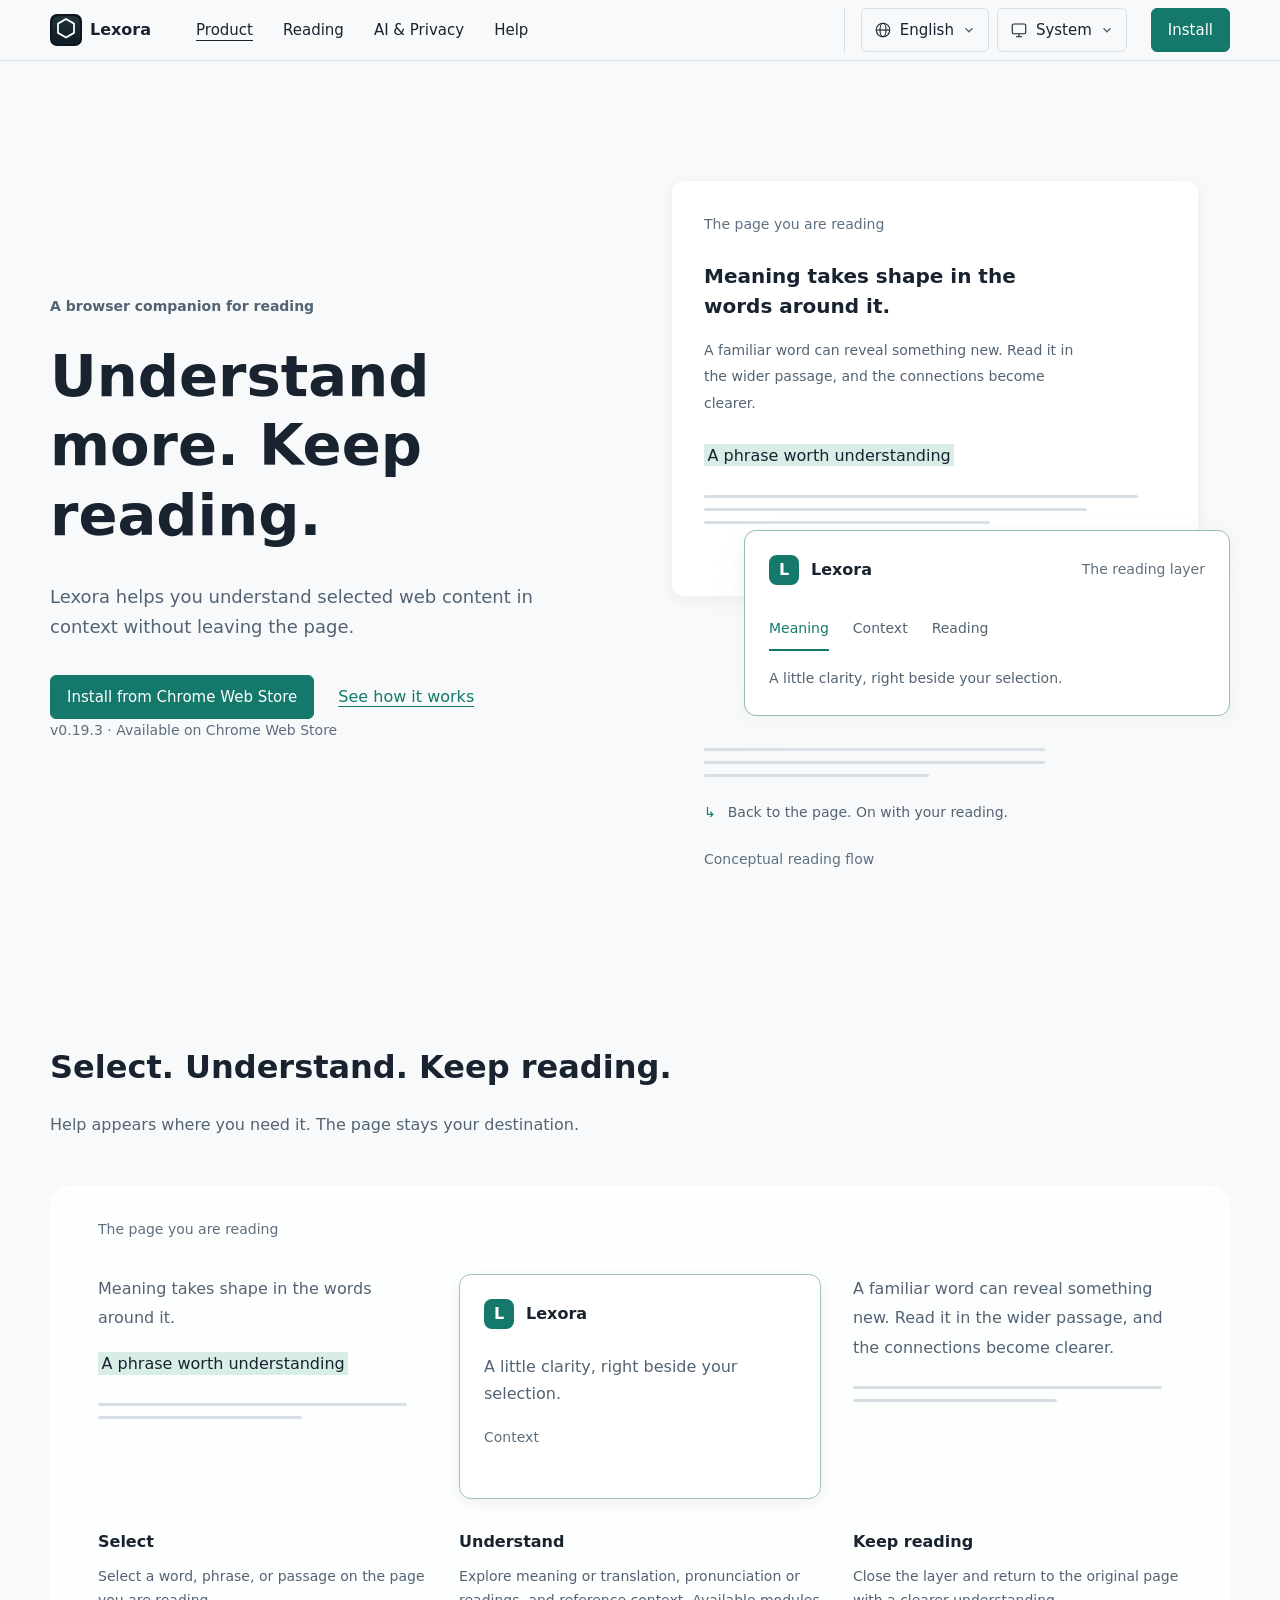
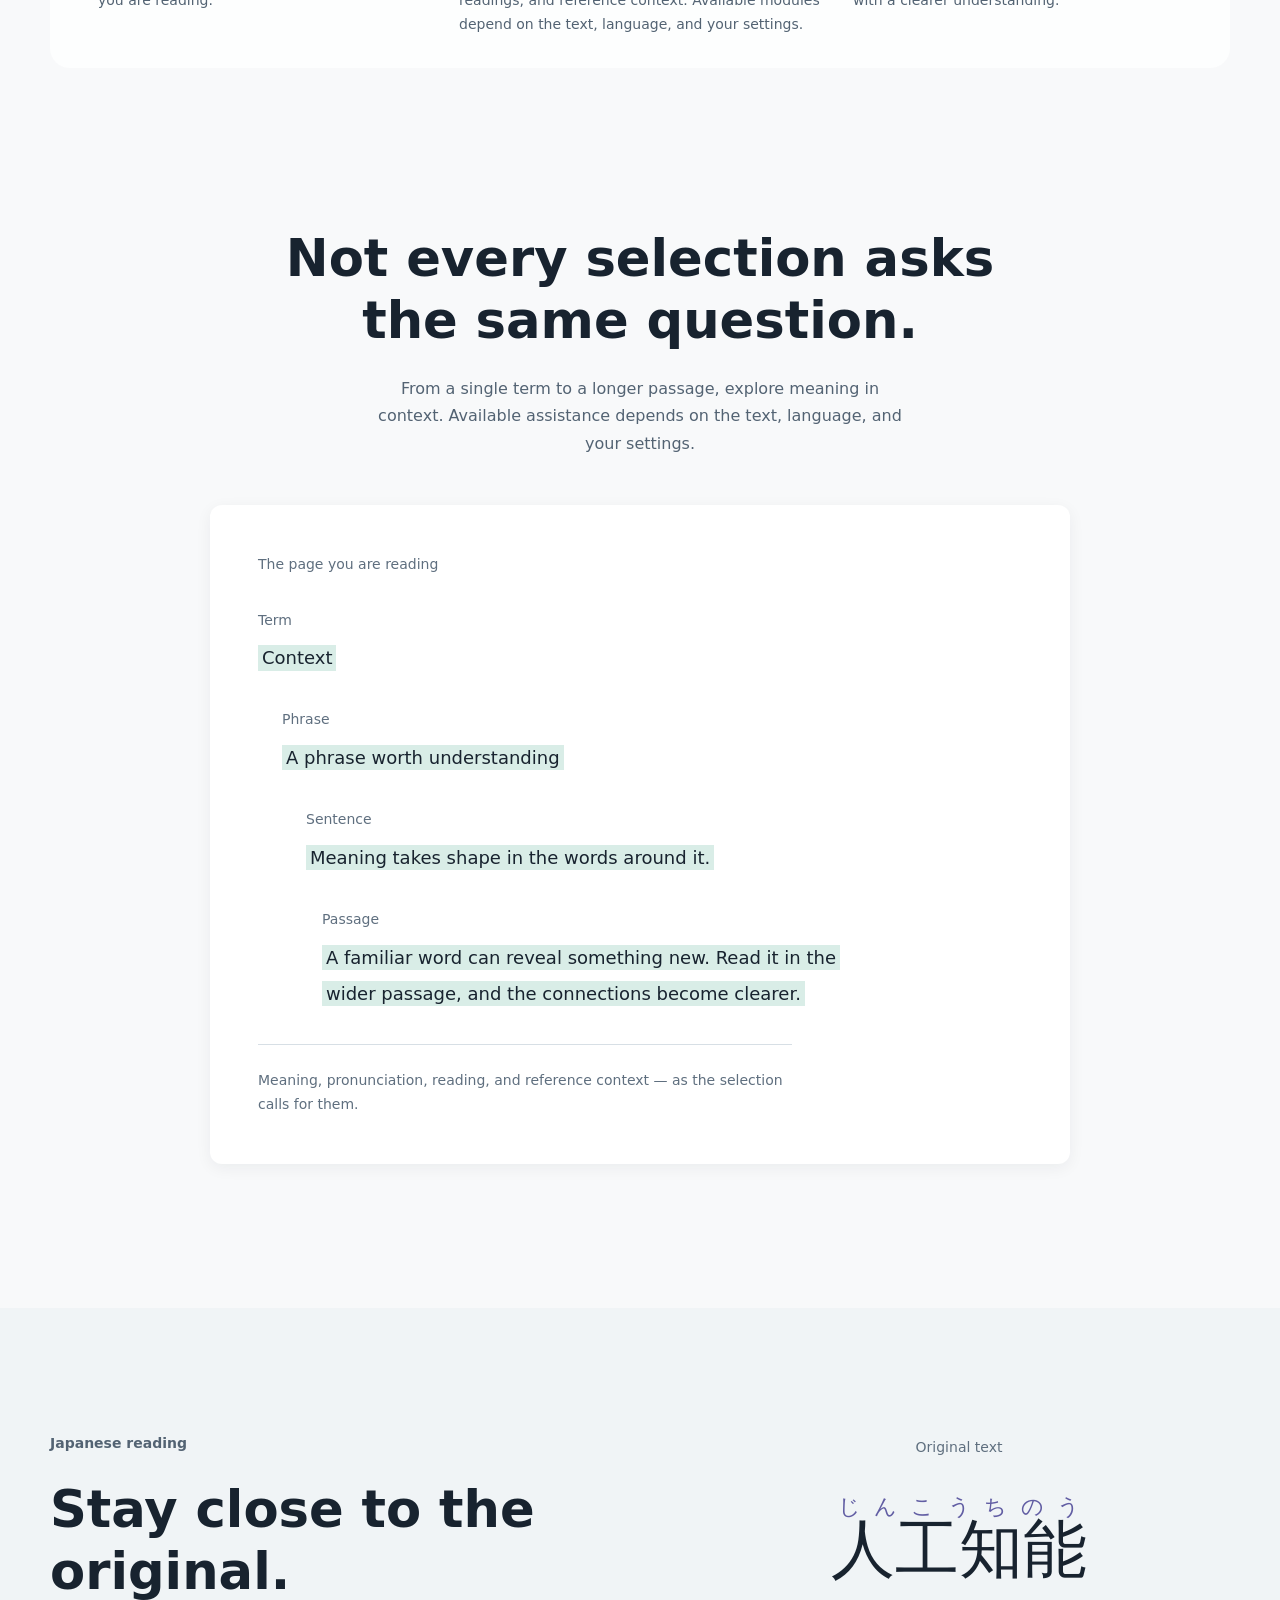
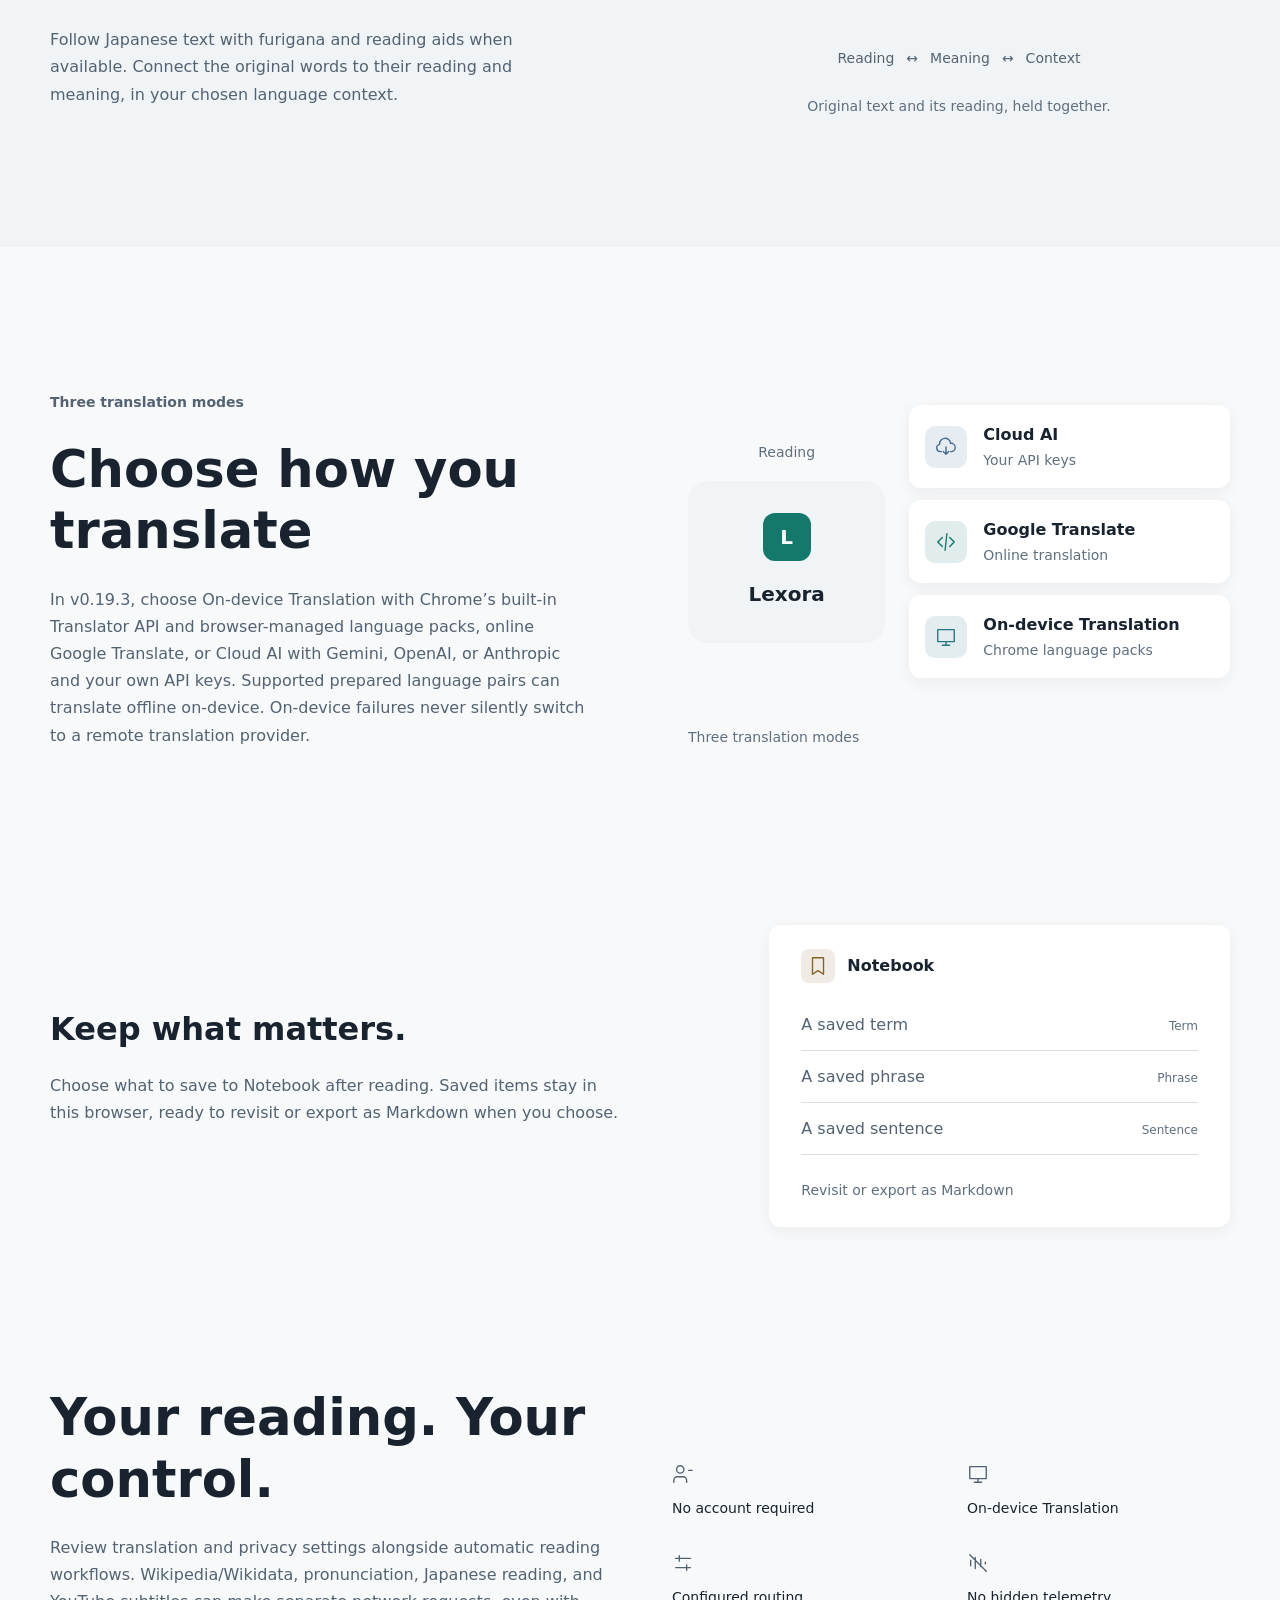
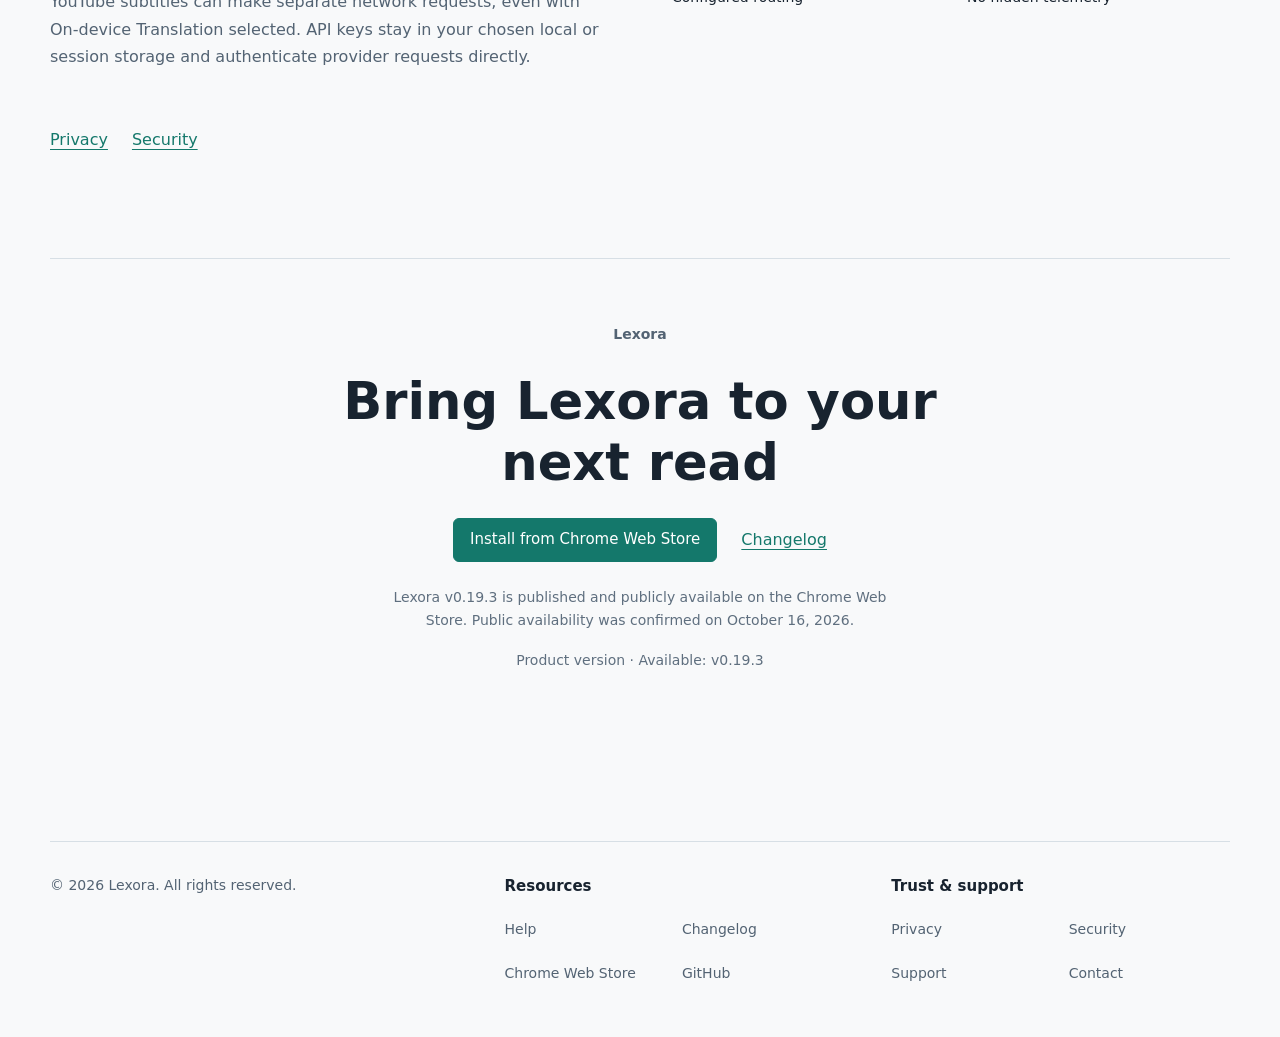
<file: index.html>
<!DOCTYPE html><html lang="en"> <head><meta charset="utf-8"><meta name="viewport" content="width=device-width, initial-scale=1.0"><title>Lexora - AI-assisted multilingual reading layer for your browser</title><meta name="description" content="Lexora helps users understand selected web content in context without leaving the page."><meta name="generator" content="Astro v6.4.8"><meta name="theme-color" content="#f8f9fa" media="(prefers-color-scheme: light)"><meta name="theme-color" content="#0d151f" media="(prefers-color-scheme: dark)"><script id="lx-theme-init">
      (function () {
        var preference = 'system';
        var colors = { light: '#f8f9fa', dark: '#0d151f' };
        var metas = document.querySelectorAll('meta[name="theme-color"]');
        function normalize(value) {
          return value === 'light' || value === 'dark' ? value : 'system';
        }
        function apply(value) {
          preference = normalize(value);
          if (preference === 'system') document.documentElement.removeAttribute('data-theme');
          else document.documentElement.setAttribute('data-theme', preference);
          // Keep media queries intact: they also follow OS changes without JavaScript.
          for (var i = 0; i < metas.length; i++) {
            var mode = preference === 'system'
              ? (metas[i].media.indexOf('dark') > -1 ? 'dark' : 'light')
              : preference;
            metas[i].setAttribute('content', colors[mode]);
          }
        }
        try { preference = normalize(localStorage.getItem('lx-theme')); } catch (e) {}
        apply(preference);
        // M2 can call this without duplicating preference or metadata handling.
        window.lexoraTheme = {
          getPreference: function () { return preference; },
          setPreference: function (value) {
            apply(value);
            try { localStorage.setItem('lx-theme', preference); } catch (e) {}
          }
        };
      })();
    </script><meta property="og:type" content="website"><meta property="og:site_name" content="Lexora"><meta property="og:title" content="Lexora - AI-assisted multilingual reading layer for your browser"><meta property="og:description" content="Lexora helps users understand selected web content in context without leaving the page."><meta property="og:url" content="https://lexora.sh/"><meta property="og:image" content="https://lexora.sh/og-default.svg"><meta name="twitter:card" content="summary_large_image"><meta name="twitter:title" content="Lexora - AI-assisted multilingual reading layer for your browser"><meta name="twitter:description" content="Lexora helps users understand selected web content in context without leaving the page."><meta name="twitter:image" content="https://lexora.sh/og-default.svg"><link rel="canonical" href="https://lexora.sh/"><link rel="icon" href="/favicon.svg" type="image/svg+xml"><link rel="stylesheet" href="/assets/BaseLayout.CO9qLpp7.css"><link rel="stylesheet" href="/assets/index.8nuXOfUS.css"></head> <body> <a class="skip-link" href="#top" data-i18n="shell_skip">Skip to content</a> <header class="topbar"> <div class="wrap topbar-inner"> <a class="brand" href="/" aria-label="Lexora home" data-i18n-aria="shell_home"> <span class="brand-mark" aria-hidden="true"><img src="/logo-mark.svg" alt="" width="32" height="32"></span> <span>Lexora</span> </a> <button type="button" class="menu-toggle" aria-controls="site-nav" aria-expanded="false" data-i18n="shell_menu">Menu</button> <div id="site-nav" class="shell-panel"> <nav class="nav" aria-label="Primary" data-i18n-aria="shell_primary"> <a href="/" aria-current="page" data-i18n="nav_product">Product</a><a href="/#reading-workflow" data-i18n="nav_reading">Reading</a><a href="/#ai-privacy" data-i18n="nav_ai_privacy">AI &amp; Privacy</a><a href="/help" data-i18n="shell_help">Help</a> </nav> <div class="shell-utilities"> <div class="shell-preference" data-preference> <button class="preference-trigger" type="button" aria-expanded="false" aria-controls="locale-options" aria-labelledby="locale-label locale-current" data-preference-trigger> <span id="locale-label" class="visually-hidden" data-i18n="shell_language">Language</span> <svg class="preference-icon" viewBox="0 0 24 24" width="18" height="18" fill="none" stroke="currentColor" stroke-width="1.5" aria-hidden="true"><circle cx="12" cy="12" r="9"></circle><ellipse cx="12" cy="12" rx="4" ry="9"></ellipse><path d="M3 12h18"></path></svg><span id="locale-current" data-locale-current>English</span><span data-locale-compact aria-hidden="true">EN</span><svg class="preference-chevron" viewBox="0 0 16 16" width="14" height="14" fill="none" stroke="currentColor" stroke-width="1.5" aria-hidden="true"><path d="m4 6 4 4 4-4"></path></svg> </button> <div id="locale-options" class="preference-options" role="group" aria-label="Language" data-i18n-aria="shell_language" hidden> <button type="button" data-lang-btn="en" lang="en" aria-pressed="false">English</button><button type="button" data-lang-btn="vi" lang="vi" aria-pressed="false">Tiếng Việt</button><button type="button" data-lang-btn="ja" lang="ja" aria-pressed="false">日本語</button><button type="button" data-lang-btn="ko" lang="ko" aria-pressed="false">한국어</button> </div> </div> <div class="shell-preference" data-preference> <button class="preference-trigger" type="button" aria-expanded="false" aria-controls="theme-options" aria-labelledby="appearance-label theme-current" data-preference-trigger> <span id="appearance-label" class="visually-hidden" data-i18n="shell_appearance">Appearance</span> <svg class="preference-icon" viewBox="0 0 24 24" width="18" height="18" fill="none" stroke="currentColor" stroke-width="1.5" aria-hidden="true"><rect x="3" y="4" width="18" height="13" rx="2"></rect><path d="M8 21h8m-4-4v4"></path></svg><span id="theme-current" data-theme-current data-i18n="shell_theme_system">System</span><svg class="preference-chevron" viewBox="0 0 16 16" width="14" height="14" fill="none" stroke="currentColor" stroke-width="1.5" aria-hidden="true"><path d="m4 6 4 4 4-4"></path></svg> </button> <div id="theme-options" class="preference-options" role="group" aria-label="Appearance" data-i18n-aria="shell_appearance" hidden> <button type="button" data-theme-option="system" aria-pressed="false" data-i18n="shell_theme_system">System</button> <button type="button" data-theme-option="light" aria-pressed="false" data-i18n="shell_theme_light">Light</button> <button type="button" data-theme-option="dark" aria-pressed="false" data-i18n="shell_theme_dark">Dark</button> </div> </div> </div> <a class="btn btn-primary shell-install" href="/install" data-i18n="nav_install">Install</a> </div> </div> </header> <script>
(function () {
  var header = document.querySelector('.topbar');
  var toggle = header.querySelector('.menu-toggle');
  var nav = header.querySelector('#site-nav');
  var compact = window.matchMedia('(max-width: 1199px)');
  var compactState = compact.matches;
  var resizeFocus = null;
  var preferences = Array.from(header.querySelectorAll('[data-preference]')).map(function (root) {
    return { root: root, trigger: root.querySelector('[data-preference-trigger]'), panel: root.querySelector('.preference-options') };
  });
  function closePreference(item, restoreFocus) {
    item.trigger.setAttribute('aria-expanded', 'false');
    item.panel.hidden = true;
    if (restoreFocus) item.trigger.focus();
  }
  function close(restoreFocus) {
    preferences.forEach(function (item) { closePreference(item, false); });
    header.removeAttribute('data-open');
    toggle.setAttribute('aria-expanded', 'false');
    if (restoreFocus) toggle.focus();
  }
  preferences.forEach(function (item) {
    item.trigger.addEventListener('click', function () {
      var open = item.panel.hidden;
      preferences.forEach(function (other) { closePreference(other, false); });
      item.panel.hidden = !open;
      item.trigger.setAttribute('aria-expanded', String(open));
    });
    item.panel.addEventListener('click', function (event) {
      if (event.target.closest('button')) closePreference(item, true);
    });
    item.root.addEventListener('focusout', function (event) {
      if (event.relatedTarget && !item.root.contains(event.relatedTarget)) closePreference(item, false);
    });
  });
  var themeButtons = Array.from(header.querySelectorAll('[data-theme-option]'));
  var themeCurrent = header.querySelector('[data-theme-current]');
  function syncTheme() {
    var value = window.lexoraTheme.getPreference();
    themeButtons.forEach(function (button) {
      var selected = button.getAttribute('data-theme-option') === value;
      button.setAttribute('aria-pressed', String(selected));
      if (selected) {
        themeCurrent.setAttribute('data-i18n', button.getAttribute('data-i18n'));
        themeCurrent.textContent = button.textContent;
      }
    });
  }
  if (window.lexoraTheme) {
    syncTheme();
    themeButtons.forEach(function (button) {
      button.addEventListener('click', function () {
        window.lexoraTheme.setPreference(button.getAttribute('data-theme-option'));
        syncTheme();
      });
    });
  }
  header.setAttribute('data-enhanced', '');
  toggle.addEventListener('click', function () {
    var open = toggle.getAttribute('aria-expanded') !== 'true';
    close(false);
    header.toggleAttribute('data-open', open);
    toggle.setAttribute('aria-expanded', String(open));
  });
  document.addEventListener('keydown', function (event) {
    if (event.key !== 'Escape') return;
    var openPreference = preferences.find(function (item) { return !item.panel.hidden; });
    if (openPreference) closePreference(openPreference, true);
    else if (header.hasAttribute('data-open')) close(true);
  });
  document.addEventListener('click', function (event) {
    preferences.forEach(function (item) {
      if (!item.root.contains(event.target)) closePreference(item, item.panel.contains(document.activeElement));
    });
    if (!header.contains(event.target)) close(nav.contains(document.activeElement));
  });
  header.addEventListener('focusout', function (event) {
    // CSS may blur a newly hidden control before the media-change callback.
    if (!event.relatedTarget && compact.matches !== compactState) resizeFocus = event.target;
    if (event.relatedTarget && !header.contains(event.relatedTarget)) close(false);
  });
  nav.addEventListener('click', function (event) {
    if (event.target.closest('a')) close(compact.matches);
  });
  compact.addEventListener('change', function () {
    var active = document.activeElement === document.body && resizeFocus ? resizeFocus : document.activeElement;
    resizeFocus = null;
    compactState = compact.matches;
    var preference = preferences.find(function (item) { return item.panel.contains(active); });
    close(false);
    if (compact.matches && nav.contains(active)) toggle.focus();
    else if (!compact.matches && active === toggle) nav.querySelector('a').focus();
    else if (preference) preference.trigger.focus();
  });
})();
</script> <main id="top" tabindex="-1">   <div class="home"> <section class="home-intro wrap" id="product" aria-labelledby="home-title"> <div class="home-intro-copy"> <p class="home-kicker" data-i18n="home_intro">A browser companion for reading</p> <h1 id="home-title" data-i18n="home_title">Understand more. Keep reading.</h1> <p class="home-lead" data-i18n="hero_lead">Lexora helps you understand selected web content in context without leaving the page.</p> <div class="home-actions"> <a class="btn btn-primary" href="https://chromewebstore.google.com/detail/lexora-language-assistant/fbobmnpemmhjjloalogeaapfceefgopf" data-i18n="hero_cta_install">Install from Chrome Web Store</a> <a class="home-text-link" href="#reading-workflow" data-i18n="home_workflow_link">See how it works</a> </div> <p class="release-note" data-i18n="hero_eyebrow">v0.19.3 · Available on Chrome Web Store</p> </div> <figure class="reading-layer" aria-labelledby="layer-caption"> <div class="article-fragment"> <p class="visual-label" data-i18n="v3_article">The page you are reading</p> <p class="article-title" data-i18n="polish_sentence">Meaning takes shape in the words around it.</p> <p class="article-prose" data-i18n="polish_passage">A familiar word can reveal something new. Read it in the wider passage, and the connections become clearer.</p> <mark data-i18n="v3_selection">A phrase worth understanding</mark> <div class="article-lines" aria-hidden="true"><i></i><i></i><i></i></div> </div> <div class="context-layer"> <div class="layer-heading"><span class="layer-mark" aria-hidden="true">L</span><strong>Lexora</strong><span class="visual-label" data-i18n="v3_layer">The reading layer</span></div> <ul class="layer-labels"><li data-i18n="v3_meaning">Meaning</li><li data-i18n="v3_context">Context</li><li data-i18n="v3_reading">Reading</li></ul> <p data-i18n="v3_layer_body">A little clarity, right beside your selection.</p> </div> <div class="article-continuation" aria-hidden="true"><i></i><i></i><i></i></div> <p class="reading-return"><span aria-hidden="true">↳</span><span data-i18n="v3_resume">Back to the page. On with your reading.</span></p> <figcaption id="layer-caption" data-i18n="v3_concept">Conceptual reading flow</figcaption> </figure> </section> <section class="wrap home-section reading-flow" id="reading-workflow" tabindex="-1" aria-labelledby="workflow-title"> <div class="section-heading"><span class="section-number" aria-hidden="true">01</span><div><h2 id="workflow-title" data-i18n="v3_flow_title">Select. Understand. Keep reading.</h2><p data-i18n="v3_flow_body">Help appears where you need it. The page stays your destination.</p></div></div> <div class="flow-environment"> <p class="visual-label" data-i18n="v3_article">The page you are reading</p> <ol class="flow-sequence"> <li class="flow-select"><div class="flow-text"><p data-i18n="polish_sentence">Meaning takes shape in the words around it.</p><mark data-i18n="v3_selection">A phrase worth understanding</mark><div class="article-lines" aria-hidden="true"><i></i><i></i></div></div><h3 data-i18n="v3_select">Select</h3><p data-i18n="home_select_body">Select a word, phrase, or passage on the page you are reading.</p></li> <li class="flow-understand"><div class="flow-result"><div class="layer-heading"><span class="layer-mark" aria-hidden="true">L</span><strong>Lexora</strong></div><p data-i18n="v3_layer_body">A little clarity, right beside your selection.</p><span class="visual-label" data-i18n="v3_context">Context</span></div><h3 data-i18n="v3_understand">Understand</h3><p data-i18n="home_assist_body">Explore meaning or translation, pronunciation or readings, and reference context. Available modules depend on the text, language, and your settings.</p></li> <li class="flow-continue"><div class="flow-text"><p data-i18n="polish_passage">A familiar word can reveal something new. Read it in the wider passage, and the connections become clearer.</p><div class="article-lines" aria-hidden="true"><i></i><i></i></div></div><h3 data-i18n="v3_continue">Keep reading</h3><p data-i18n="v3_continue_body">Close the layer and return to the original page with a clearer understanding.</p></li> </ol> </div> </section> <section class="wrap home-section context-intelligence" aria-labelledby="context-title"> <div class="section-heading"><div><h2 id="context-title" data-i18n="v3_context_title">Not every selection asks the same question.</h2><p data-i18n="v3_context_body">From a single term to a longer passage, explore meaning in context. Available assistance depends on the text, language, and your settings.</p></div></div> <figure class="selection-spectrum" aria-labelledby="context-field-label"> <p id="context-field-label" class="visual-label" data-i18n="v3_article">The page you are reading</p> <ol> <li><span data-i18n="v3_term">Term</span><div class="selection-sample"><mark data-i18n="v3_context">Context</mark></div></li> <li><span data-i18n="v3_phrase">Phrase</span><div class="selection-sample"><mark data-i18n="v3_selection">A phrase worth understanding</mark></div></li> <li><span data-i18n="v3_sentence">Sentence</span><div class="selection-sample"><mark data-i18n="polish_sentence">Meaning takes shape in the words around it.</mark></div></li> <li><span data-i18n="v3_passage">Passage</span><div class="selection-sample"><mark data-i18n="polish_passage">A familiar word can reveal something new. Read it in the wider passage, and the connections become clearer.</mark></div></li> </ol> <figcaption data-i18n="v3_grounding">Meaning, pronunciation, reading, and reference context — as the selection calls for them.</figcaption> </figure> </section> <section class="home-japanese home-section" id="japanese" tabindex="-1" aria-labelledby="japanese-title"> <div class="wrap editorial-split"> <div><p class="home-kicker" data-i18n="v3_japanese">Japanese reading</p><h2 id="japanese-title" data-i18n="v3_japanese_title">Stay close to the original.</h2><p data-i18n="v3_japanese_body">Follow Japanese text with furigana and reading aids when available. Connect the original words to their reading and meaning, in your chosen language context.</p></div> <figure class="japanese-reading"> <p class="visual-label" data-i18n="v3_original">Original text</p> <ruby lang="ja">人工知能<rp>（</rp><rt>じんこうちのう</rt><rp>）</rp></ruby> <div class="reading-relationship"><span data-i18n="v3_reading">Reading</span><span aria-hidden="true">↔</span><span data-i18n="v3_meaning">Meaning</span><span aria-hidden="true">↔</span><span data-i18n="v3_context">Context</span></div> <figcaption data-i18n="v3_japanese_caption">Original text and its reading, held together.</figcaption> </figure> </div> </section> <section class="wrap home-section editorial-split home-ai" id="ai-privacy" tabindex="-1" aria-labelledby="ai-title"> <div><p class="home-kicker" data-i18n="v3_routing">Three translation modes</p><h2 id="ai-title" data-i18n="home_ai_title">Choose how you translate</h2><p data-i18n="home_ai_body">In v0.19.3, choose On-device Translation with Chrome’s built-in Translator API and browser-managed language packs, online Google Translate, or Cloud AI with Gemini, OpenAI, or Anthropic and your own API keys. Supported prepared language pairs can translate offline on-device. On-device failures never silently switch to a remote translation provider.</p></div> <figure class="ai-routing" aria-labelledby="routing-caption"> <div class="routing-origin"><span data-i18n="pill_reading">Reading</span><div class="routing-core"><span class="layer-mark" aria-hidden="true">L</span><strong>Lexora</strong></div></div> <ul class="routing-branches"> <li class="route-cloud"><svg class="home-icon" viewBox="0 0 24 24" fill="none" stroke="currentColor" stroke-width="1.5" stroke-linecap="round" stroke-linejoin="round" aria-hidden="true"><path d="M7 17H6a4 4 0 0 1-1-7.9A6 6 0 0 1 17 8a4.5 4.5 0 0 1 1 9h-1 M12 12v8m-3-3 3 3 3-3"></path></svg><div><strong data-i18n="v3_cloud">Cloud AI</strong><span data-i18n="v3_cloud_note">Your API keys</span></div></li> <li class="route-google"><svg class="home-icon" viewBox="0 0 24 24" fill="none" stroke="currentColor" stroke-width="1.5" stroke-linecap="round" stroke-linejoin="round" aria-hidden="true"><path d="m8 7-5 5 5 5m8-10 5 5-5 5m-3-14-2 18"></path></svg><div><strong data-i18n="v3_google">Google Translate</strong><span data-i18n="v3_google_note">Online translation</span></div></li> <li class="route-local"><svg class="home-icon" viewBox="0 0 24 24" fill="none" stroke="currentColor" stroke-width="1.5" stroke-linecap="round" stroke-linejoin="round" aria-hidden="true"><path d="M3 4h18v13H3zM8 21h8m-4-4v4"></path></svg><div><strong data-i18n="v3_ondevice">On-device Translation</strong><span data-i18n="v3_ondevice_note">Chrome language packs</span></div></li> </ul> <figcaption id="routing-caption" data-i18n="v3_routing">Three translation modes</figcaption> </figure> </section> <section class="wrap home-section editorial-split home-saved" aria-labelledby="saved-title"> <div><h2 id="saved-title" data-i18n="v3_save_title">Keep what matters.</h2><p data-i18n="v3_save_body">Choose what to save to Notebook after reading. Saved items stay in this browser, ready to revisit or export as Markdown when you choose.</p></div> <div class="saved-fragments"> <div class="saved-heading"><svg class="home-icon" viewBox="0 0 24 24" fill="none" stroke="currentColor" stroke-width="1.5" stroke-linecap="round" stroke-linejoin="round" aria-hidden="true"><path d="M6 3h12v18l-6-4-6 4z"></path></svg><strong>Notebook</strong></div> <ul><li><span data-i18n="v3_saved_term">A saved term</span><span class="visual-label" data-i18n="v3_term">Term</span></li><li><span data-i18n="v3_saved_phrase">A saved phrase</span><span class="visual-label" data-i18n="v3_phrase">Phrase</span></li><li><span data-i18n="v3_saved_sentence">A saved sentence</span><span class="visual-label" data-i18n="v3_sentence">Sentence</span></li></ul> <p class="visual-label" data-i18n="v3_export">Revisit or export as Markdown</p> </div> </section> <section class="wrap home-section home-trust" aria-labelledby="home-trust-title"> <div class="section-heading"><span class="section-number" aria-hidden="true">↳</span><div><h2 id="home-trust-title" data-i18n="v3_trust_title">Your reading. Your control.</h2><p data-i18n="home_trust_body">Review translation and privacy settings alongside automatic reading workflows. Wikipedia/Wikidata, pronunciation, Japanese reading, and YouTube subtitles can make separate network requests, even with On-device Translation selected. API keys stay in your chosen local or session storage and authenticate provider requests directly.</p></div></div> <ul class="trust-facts"><li><svg class="home-icon" viewBox="0 0 24 24" fill="none" stroke="currentColor" stroke-width="1.5" stroke-linecap="round" stroke-linejoin="round" aria-hidden="true"><path d="M16 21v-2a4 4 0 0 0-4-4H6a4 4 0 0 0-4 4v2M9 3a4 4 0 1 0 0 8 4 4 0 0 0 0-8m9 5h4"></path></svg><span data-i18n="v3_no_account">No account required</span></li><li><svg class="home-icon" viewBox="0 0 24 24" fill="none" stroke="currentColor" stroke-width="1.5" stroke-linecap="round" stroke-linejoin="round" aria-hidden="true"><path d="M3 4h18v13H3zM8 21h8m-4-4v4"></path></svg><span data-i18n="v3_ondevice_available">On-device Translation</span></li><li><svg class="home-icon" viewBox="0 0 24 24" fill="none" stroke="currentColor" stroke-width="1.5" stroke-linecap="round" stroke-linejoin="round" aria-hidden="true"><path d="M4 7h16M4 17h16M8 4v6m8 4v6"></path></svg><span data-i18n="v3_explicit">Configured routing</span></li><li><svg class="home-icon" viewBox="0 0 24 24" fill="none" stroke="currentColor" stroke-width="1.5" stroke-linecap="round" stroke-linejoin="round" aria-hidden="true"><path d="M4 9v6m5-9v12m6-10v8m5-5v2M3 3l18 18"></path></svg><span data-i18n="v3_telemetry">No hidden telemetry</span></li></ul> <div class="home-actions"><a class="home-text-link" href="/privacy" data-i18n="footer_privacy">Privacy</a><a class="home-text-link" href="/security" data-i18n="footer_security">Security</a></div> </section> <section class="wrap home-section home-install" aria-labelledby="home-install-title"> <p class="home-kicker">Lexora</p> <h2 id="home-install-title" data-i18n="home_install_title">Bring Lexora to your next read</h2> <div class="home-actions"><a class="btn btn-primary" href="https://chromewebstore.google.com/detail/lexora-language-assistant/fbobmnpemmhjjloalogeaapfceefgopf" data-i18n="hero_cta_install">Install from Chrome Web Store</a><a class="home-text-link" href="/changelog" data-i18n="shell_changelog">Changelog</a></div> <p class="release-note" data-i18n="install_notice_body">Lexora v0.19.3 is published and publicly available on the Chrome Web Store. Public availability was confirmed on October 16, 2026.</p> <p class="release-note"><span data-i18n="home_release">Product version · Available</span>: v0.19.3</p> </section> </div>  </main> <footer class="footer"> <div class="wrap footer-inner"> <div>&copy; 2026 Lexora. <span data-i18n="footer_rights">All rights reserved.</span></div> <div class="footer-group"> <strong data-i18n="shell_resources">Resources</strong> <div class="footer-links"> <a href="/help" data-i18n="shell_help">Help</a> <a href="/changelog" data-i18n="shell_changelog">Changelog</a> <a href="https://chromewebstore.google.com/detail/lexora-language-assistant/fbobmnpemmhjjloalogeaapfceefgopf" target="_blank" rel="noreferrer" data-i18n="footer_chrome">Chrome Web Store</a> <a href="https://github.com/lexora-project/lexora" target="_blank" rel="noreferrer">GitHub</a> </div> </div> <div class="footer-group"> <strong data-i18n="shell_trust">Trust & support</strong> <div class="footer-links"> <a href="/privacy" data-i18n="footer_privacy">Privacy</a> <a href="/security" data-i18n="footer_security">Security</a> <a href="/support" data-i18n="footer_support">Support</a> <a href="mailto:lexora.dev@proton.me" data-i18n="footer_contact">Contact</a> </div> </div> </div> </footer>  <script type="module">function f(i=document.querySelector(".home")){if(!i)return;const o=window.matchMedia("(prefers-reduced-motion: reduce)");if(o.matches||!("IntersectionObserver"in window))return;const s=i.querySelectorAll(".reading-layer, .flow-environment, .selection-spectrum, .japanese-reading, .ai-routing, .saved-fragments, .home-install"),r=new Set(s);let n;function c(){n?.disconnect(),i?.classList.remove("motion-ready"),s.forEach(t=>t.classList.remove("motion-active")),r.clear(),i?.removeEventListener("focusin",a),o.removeEventListener("change",d),window.removeEventListener("pagehide",c)}function a(t){for(const e of s)e.contains(t.target)&&(r.delete(e),n?.unobserve(e),e.classList.remove("motion-active"));r.size||n?.disconnect()}function d(){o.matches&&c()}try{n=new IntersectionObserver(t=>{for(const e of t)!e.isIntersecting||!r.has(e.target)||(r.delete(e.target),n?.unobserve(e.target),e.target.contains(document.activeElement)||e.target.classList.add("motion-active"));r.size||n?.disconnect()},{threshold:.12}),o.addEventListener("change",d),window.addEventListener("pagehide",c,{once:!0}),i.addEventListener("focusin",a),i.classList.add("motion-ready"),s.forEach(t=>n?.observe(t))}catch{c()}}f();</script>  <script type="application/json" id="lx-i18n">{"defaultLocale":"en","locales":["en","vi","ja","ko"],"translations":{"en":{"release_193_title":"Reliability and consistency","release_193_summary":"Lexora v0.19.3 is published and publicly available on the Chrome Web Store. Public availability was confirmed on October 16, 2026.","release_193_0":"More reliable Notebook saves, duplicate detection across websites, and bookmark synchronization between tabs.","release_193_1":"Fixed incorrect cached translations for long selections that share the same beginning.","release_193_2":"More reliable settings persistence across contexts, with clear errors when a save fails.","release_193_3":"Improved YouTube DualSubs loading and language changes. Temporary rate limits can still require a short wait before retrying.","release_193_4":"Restored reliable Wikipedia references when enabled.","release_193_5":"Improved selection handling in embedded frames after the background worker restarts.","release_193_6":"Completed Notebook labels, filters, notices, and controls across all ten interface languages.","release_193_7":"Removed verified obsolete extension code and unused website content.","release_192_title":"Stability and recovery","release_192_summary":"Lexora v0.19.2 is published and publicly available on the Chrome Web Store. Public availability was confirmed on October 15, 2026.","release_192_0":"Keep Cloud AI provider selection and saved credentials consistent.","release_192_1":"Recover stalled translation loading with bounded requests and retries that preserve the current selection.","release_192_2":"Restore reading panel and selection handling after browser back/forward navigation, including BFCache restores.","release_192_3":"Clear stale YouTube DualSubs text when subtitle timing, video, or language changes invalidate a cue.","release_192_4":"DualSubs controls follow the selected interface language across 10 existing locales; no translation target languages are added.","release_191_title":"Popup and update awareness","release_191_summary":"Lexora v0.19.1 is published and publicly available on the Chrome Web Store. Public availability was confirmed on October 10, 2026.","release_191_0":"Improved the browser toolbar popup UI with clear feature status, settings access, and compact secondary links.","release_191_1":"The popup dynamically displays the installed extension version from the manifest.","release_191_2":"Genuine extension upgrades show an update announcement and a NEW toolbar badge until acknowledged. First installation, startup, popup reopening, and same-version reload do not create a new announcement.","release_191_3":"Bundled What’s New release notes work offline. Opening the notice’s What’s New link or dismissing the notice acknowledges the installed version.","release_191_4":"Improved YouTube DualSubs popup controls and contextual player-control guidance, with keyboard navigation, focus indicators, and accessible switches.","v3_layer":"The reading layer","polish_sentence":"Meaning takes shape in the words around it.","polish_passage":"A familiar word can reveal something new. Read it in the wider passage, and the connections become clearer.","v3_concept":"Conceptual reading flow","v3_article":"The page you are reading","v3_selection":"A phrase worth understanding","v3_meaning":"Meaning","v3_context":"Context","v3_reading":"Reading","v3_layer_body":"A little clarity, right beside your selection.","v3_resume":"Back to the page. On with your reading.","v3_flow_title":"Select. Understand. Keep reading.","v3_flow_body":"Help appears where you need it. The page stays your destination.","v3_select":"Select","v3_understand":"Understand","v3_continue":"Keep reading","v3_continue_body":"Close the layer and return to the original page with a clearer understanding.","v3_context_title":"Not every selection asks the same question.","v3_context_body":"From a single term to a longer passage, explore meaning in context. Available assistance depends on the text, language, and your settings.","v3_term":"Term","v3_phrase":"Phrase","v3_sentence":"Sentence","v3_passage":"Passage","v3_grounding":"Meaning, pronunciation, reading, and reference context — as the selection calls for them.","v3_japanese":"Japanese reading","v3_japanese_title":"Stay close to the original.","v3_japanese_body":"Follow Japanese text with furigana and reading aids when available. Connect the original words to their reading and meaning, in your chosen language context.","v3_original":"Original text","v3_japanese_caption":"Original text and its reading, held together.","v3_cloud":"Cloud AI","v3_google":"Google Translate","v3_ondevice":"On-device Translation","v3_cloud_note":"Your API keys","v3_google_note":"Online translation","v3_ondevice_note":"Chrome language packs","v3_routing":"Three translation modes","v3_save_title":"Keep what matters.","v3_save_body":"Choose what to save to Notebook after reading. Saved items stay in this browser, ready to revisit or export as Markdown when you choose.","v3_saved_term":"A saved term","v3_saved_phrase":"A saved phrase","v3_saved_sentence":"A saved sentence","v3_export":"Revisit or export as Markdown","v3_trust_title":"Your reading. Your control.","v3_no_account":"No account required","v3_ondevice_available":"On-device Translation","v3_explicit":"Configured routing","v3_telemetry":"No hidden telemetry","help_network_title":"Automatic reading and network requests","help_network_body":"Wikipedia/Wikidata reference lookups, pronunciation, and Japanese reading may make network requests independently of translation mode. Automatic activation and pronunciation can trigger requests when enabled. Review those settings separately; choosing On-device Translation does not make every reading feature offline.","help_dualsubs_title":"YouTube DualSubs","help_dualsubs_body":"On supported YouTube videos, DualSubs displays original and translated captions. It is enabled by default and may load captions automatically from YouTube, including existing session cookies. Caption translation uses YouTube’s service independently of Reading Panel mode and Cloud AI keys. Turn it off in settings or player controls.","release_184_title":"More reliable reading and translation","release_184_summary":"Lexora v0.18.4 improves reading-panel reliability and translation timeout handling. It is available publicly on the Chrome Web Store.","release_184_0":"Dismissed selections stay closed instead of unexpectedly reopening.","release_184_1":"Keep the active reading session consistent while the panel opens, and prevent outdated results from returning after it is cleared.","release_184_2":"Apply Google translation timeouts while the response is being read and processed.","release_183_title":"Submitted to Chrome Web Store for public listing review","release_183_summary":"Lexora v0.18.3 has been submitted to the Chrome Web Store review queue for a public listing. The extension will be available for public install after review approval.","release_183_0":"Submitted for Chrome Web Store public listing review.","release_183_1":"Public listing will update after review approval.","release_183_2":"The existing unlisted listing remains accessible at the current Chrome Web Store URL.","release_180_title":"Approved and published on Chrome Web Store (unlisted)","release_180_summary":"Lexora v0.18.0 has been approved and published on the Chrome Web Store as an unlisted item. Install directly from the Chrome Web Store. No Developer Mode required.","release_180_0":"Approved and published on the Chrome Web Store (unlisted).","release_180_1":"Install directly from the Chrome Web Store. No Developer Mode required.","release_180_2":"Provider routing and reading surface refinements included in this release.","release_87_title":"M17.6 frozen handoff","release_87_summary":"Reading surface clarity pass. Module framing, header-band clarity, and cross-surface visual cohesion stabilized for the extension baseline.","release_87_0":"M17.6 archived as completed handoff.","release_87_1":"M18 marked active in roadmap.","release_87_2":"Visual identity system carried forward into the next feature phase.","release_86_title":"Post-M15 frozen handoff","release_86_summary":"UI system convergence baseline established before M16 and M17 refinement work.","release_86_0":"Shared UI token foundation consolidated.","release_86_1":"Popup and options shell convergence completed.","release_86_2":"Interaction semantics corrected for refined-state handling.","release_190_title":"Browser-native Translation","release_190_summary":"Lexora v0.19.0 is published and publicly available on the Chrome Web Store. Public availability was confirmed on October 9, 2026.","release_190_0":"Added On-device Translation using Chrome’s built-in Translator API, with in-panel language-pack preparation, progress, cancellation, and retry guidance.","release_190_1":"Choose On-device Translation, online Google Translate, or Cloud AI with user-supplied Gemini, OpenAI, or Anthropic keys. Supported prepared pairs can translate offline on-device; failures never silently select a remote provider.","release_190_2":"Improved Cloud AI connection handling and translation-mode persistence. Removed Ollama and custom endpoint support; legacy endpoint selections migrate to On-device Translation.","release_190_3":"Reading Panel, Japanese reading and pronunciation, Wikipedia/Wikidata, Notebook, and YouTube DualSubs remain available with their own settings and network behavior.","shell_appearance":"Appearance","shell_theme_system":"System","shell_theme_light":"Light","shell_theme_dark":"Dark","release_intro":"Public release notes for the Lexora extension.","release_version":"Version","release_current":"Available on Chrome Web Store","release_historical":"Historical release","guide_intro":"Install from the Chrome Web Store, then start with a selection on a web page.","guide_start":"Start reading","guide_select":"Select a word, phrase, or passage on a web page where Lexora is enabled.","guide_help":"Need a hand?","guide_help_body":"Use Help to get started, or contact Support if installation or reading does not work as expected.","guide_dev_enable":"Open this address in Chrome and enable Developer Mode.","guide_dev_load":"Choose Load unpacked, then select this folder inside the extracted package.","help_title":"Read with Lexora","help_intro":"A short guide to understanding selected text, using reading aids, and returning to saved items.","help_result_title":"Read the result in context","help_result_body":"Review the meaning or translation in the Lexora panel, then continue reading the original page. Available modules depend on the text, language, enabled features, and your settings.","help_reading_title":"Japanese readings and pronunciation","help_reading_body":"Use furigana when available to follow Japanese text. Pronunciation playback is available for supported languages; reading aids may vary with the selected text and settings.","help_save_title":"Save and return with Notebook","help_save_body":"Explicitly save a selection from the reading panel, then find it in Notebook in Lexora Options. Entries stay in this browser. Search, delete, or export them as Markdown when you choose. Saving is unavailable in incognito tabs.","help_provider_title":"Translation modes and references","help_provider_body":"In Options, choose On-device Translation, Google Translate (online, the default), or Cloud AI. On-device uses Chrome’s built-in Translator API; prepare browser-managed language packs in the Reading Panel. Availability depends on Chrome, the document, and the language pair. Supported prepared pairs work offline; failures never silently switch to a remote translation provider. Cloud AI uses your keys for Gemini, OpenAI, or Anthropic. Save keys in local or session storage; Test connection sends a fixed test phrase to the selected cloud provider.","help_trouble_title":"If something is missing","help_trouble_body":"Check page access, language pair, translation mode, and privacy settings in Options. For On-device Translation, follow the panel’s preparation progress or retry guidance; the API or pair may be unavailable. Online services need a connection. Contact Support with your installed version and steps tried, leaving out private text and credentials.","home_intro":"A browser companion for reading","home_title":"Understand more. Keep reading.","home_workflow_link":"See how it works","home_select_body":"Select a word, phrase, or passage on the page you are reading.","home_assist_body":"Explore meaning or translation, pronunciation or readings, and reference context. Available modules depend on the text, language, and your settings.","home_trust_body":"Review translation and privacy settings alongside automatic reading workflows. Wikipedia/Wikidata, pronunciation, Japanese reading, and YouTube subtitles can make separate network requests, even with On-device Translation selected. API keys stay in your chosen local or session storage and authenticate provider requests directly.","home_ai_title":"Choose how you translate","home_ai_body":"In v0.19.3, choose On-device Translation with Chrome’s built-in Translator API and browser-managed language packs, online Google Translate, or Cloud AI with Gemini, OpenAI, or Anthropic and your own API keys. Supported prepared language pairs can translate offline on-device. On-device failures never silently switch to a remote translation provider.","home_install_title":"Bring Lexora to your next read","home_release":"Product version · Available","shell_menu":"Menu","shell_skip":"Skip to content","shell_primary":"Primary","shell_language":"Language","shell_home":"Lexora home","shell_resources":"Resources","shell_help":"Help","shell_changelog":"Changelog","shell_trust":"Trust & support","nav_product":"Product","nav_reading":"Reading","nav_ai_privacy":"AI & Privacy","nav_install":"Install","hero_eyebrow":"v0.19.3 · Available on Chrome Web Store","hero_lead":"Lexora helps you understand selected web content in context without leaving the page.","hero_cta_install":"Install from Chrome Web Store","pill_reading":"Reading","install_hero_badge":"Install","install_hero_title":"Install Lexora","install_store_title":"Install from the Chrome Web Store.","install_notice_body":"Lexora v0.19.3 is published and publicly available on the Chrome Web Store. Public availability was confirmed on October 16, 2026.","install_store_cta":"Open Chrome Web Store","install_chrome_step_0":"Open the Chrome Web Store listing for Lexora.","install_chrome_step_1":"Click \"Add to Chrome\" and confirm the permissions prompt.","install_chrome_step_2":"Pin the Lexora icon to the Chrome toolbar for quick access.","install_current_version_label":"Product version","install_store_status_value":"v0.19.3 published — public","install_dev_section_title":"Developer Mode install: contributors only","install_dev_section_body":"These steps are for contributors building and testing Lexora locally. Normal users should use the Chrome Web Store.","install_dev_step_0":"Obtain the extension package from the project maintainer.","install_dev_step_1":"Extract the package to a local folder.","install_dev_step_4":"Open the extension options page to configure languages, providers, and privacy settings.","privacy_hero_badge":"Privacy","privacy_hero_title":"Privacy","privacy_hero_body":"Lexora is explicit about where your text goes and what happens to it.","privacy_version":"Policy for Lexora v0.19.0 · Updated October 9, 2026.","privacy_process_title":"What Lexora processes","privacy_process_body":"Lexora processes selected text and bounded reading context to provide translation, reading assistance, and pronunciation. Depending on the feature, context can include nearby text, a page or section title, and relevant link information. It does not collect a passive browsing history or upload whole pages for translation.","privacy_process_trigger":"In the default Confirm mode, you select text and click the Lexora chip to open the panel. If you choose automatic activation, selecting text opens the panel and starts enabled features automatically. Enabled Wikipedia lookup, automatic pronunciation, and YouTube DualSubs can make requests within their workflows without a separate click for every request.","privacy_where_title":"Three translation modes","privacy_where_body":"Your translation mode controls the translation route. Other enabled features have their own network behavior.","privacy_where_local_label":"On-device Translation","privacy_where_local_body":"Translation runs locally in the Reading Panel using Chrome’s Translator API. Translation text is not sent to a remote translation provider, and errors do not trigger remote translation fallback. Chrome may download browser-managed language packs when you prepare a supported language pair. This mode does not make Wikipedia, pronunciation, or YouTube offline.","privacy_where_translation_label":"Google Translate","privacy_where_translation_body":"Selected text is sent directly to Google’s translation service (translate.googleapis.com), along with source and target language information. This mode does not require or load Cloud AI keys.","privacy_where_cloud_label":"Cloud AI","privacy_where_cloud_body":"Optional translation sends selected text and relevant bounded context, such as nearby text, page or section titles, and glossary hints, directly to the selected OpenAI, Google Gemini, or Anthropic provider over HTTPS using your own API key. Only the selected provider and its key in the chosen storage mode are used. A missing key produces a configuration error; Cloud AI does not silently switch providers or fall back to Google Translate.","privacy_where_note":"Google Translate is the default translation mode. On-device and Google translation do not use Cloud AI credentials. Test connection is a separate action that sends fixed test text to the chosen cloud provider using your key. Lexora does not operate a server or proxy for these requests.","privacy_services_title":"Other reading services","privacy_where_public_label":"Wikipedia and Wikidata","privacy_where_public_body":"When Wikipedia is enabled, selection-derived search terms, article titles, or relevant Wikipedia links can be sent to Wikipedia to retrieve reference context. Wikidata receives entity identifiers (QIDs) to find articles in other languages. Resolution can make several requests automatically; some lookup or excerpt translation paths also use Google Translate independently of the selected translation mode.","privacy_speech_label":"Pronunciation and Japanese reading","privacy_speech_body":"Audio playback can send source or translated text to Google TTS (translate.googleapis.com or translate.google.com). Automatic pronunciation can do this when enabled. A browser speech fallback may use a local or remote voice, depending on the browser and voice. Japanese reading fallback can send text to Google’s service.","privacy_local_label":"Local reading aids","privacy_local_body":"Bundled Japanese tokenization, furigana, and English IPA lookup run locally. Panel rendering and subtitle synchronization also run locally.","privacy_youtube_title":"YouTube DualSubs","privacy_youtube_body":"On YouTube, DualSubs reads video and caption-track information and fetches source and translated captions from YouTube’s timedtext service. Requests include video/track identifiers and language choices and can include your existing YouTube session cookies. DualSubs is enabled by default and can load captions automatically on supported video pages; you can turn it off in settings or the player controls. Caption translation uses YouTube’s service independently of the Reading Panel translation mode and Cloud AI keys. Caption cues are held in the page session for display and synchronization, rather than uploaded to Lexora.","privacy_storage_title":"API keys, storage, and retention","privacy_storage_keys":"Settings and DualSubs preferences are stored in chrome.storage.local in your browser profile. User-provided Cloud AI keys are stored separately in chrome.storage.local (persistent, the default) or chrome.storage.session (temporary for the browser session), according to your choice. Lexora does not sync these through chrome.storage.sync. Keys authenticate requests directly to the relevant provider; they are not sent to Lexora. You can clear saved keys in settings. Browser extension storage is not an encrypted password vault.","privacy_storage_notebook":"Notebook saves are explicit. Entries contain selected text, translation, language pair, selection type, source hostname, and saved date, plus optional explanation, a bounded context snippet, and review metadata. Entries remain in local extension storage until deleted or the extension is removed. You can delete individual entries or all entries, or export Markdown locally. Export excludes full page URLs, page titles, API keys, and diagnostics. Saving from incognito tabs is blocked. Exported files remain under your control and are not removed when you delete Notebook entries.","privacy_storage_cache":"Reading results, translations, lookup data, and subtitle cues may be held in temporary in-memory caches or active UI state. Cache lifetimes vary by feature; Lexora does not promise immediate erasure after each request. On-device translation does not add a translation-result cache. External providers receive normal connection metadata such as your IP address and may retain requests under their own terms and account settings. Lexora cannot delete their records or promise zero retention or no model training by a provider.","privacy_not_title":"What Lexora does not do","privacy_not_0":"Lexora does not sell user data or use it for advertising, credit decisions, or data brokerage.","privacy_not_1":"Lexora does not require a Lexora account to use the extension. Cloud providers may require their own accounts and billing.","privacy_not_2":"Lexora does not include analytics or remote telemetry collection. Local console diagnostics can contain operational metadata and errors; they are not sent to a Lexora telemetry service.","privacy_not_3":"Lexora does not operate a backend that collects your selected text, API keys, Notebook, or browsing history.","privacy_controls_title":"Privacy controls and redaction","privacy_controls_body":"Use settings to choose the translation mode and control Wikipedia, automatic activation, automatic pronunciation, and YouTube DualSubs.","privacy_controls_0":"Choose On-device Translation to keep translation text local, and review other enabled features separately.","privacy_controls_1":"Choose session-only key storage or clear saved keys; delete Notebook entries when no longer needed.","privacy_controls_2":"Redaction settings replace recognized email addresses, IPv4-shaped addresses, and certain known secret-key patterns in supported outbound translation, Cloud AI context, Wikipedia query, and Japanese reading paths. Email and secret-pattern redaction are on by default; IP redaction is off by default.","privacy_controls_note":"Redaction is pattern-based, not a guarantee of anonymization: it does not recognize every secret or sensitive detail. It does not apply universally to all network paths, including pronunciation audio, direct article links, and YouTube caption requests. Avoid selecting confidential text for external processing.","privacy_limited_title":"Chrome Web Store Limited Use","privacy_limited_body":"Lexora’s use and transfer of user data, including information received from Google APIs, adheres to the Chrome Web Store User Data Policy, including its Limited Use requirements. Data is used only to provide the disclosed reading, translation, pronunciation, subtitle, and Notebook features. Transfers to providers described here are limited to what those features need.","privacy_limited_link":"Chrome Web Store User Data Policy — Limited Use","privacy_site_title":"This website","privacy_site_body":"lexora.sh is a static site hosted on GitHub Pages. It does not set tracking cookies, collect form submissions, or run analytics. Your language and theme preferences are stored locally in your browser. Hosting and external service providers may process normal request metadata under their own policies. Contact is by email link; information you choose to send by email is handled to respond to your inquiry.","privacy_contact_title":"Contact","privacy_contact_body":"Privacy questions or data-handling concerns:","support_hero_badge":"Support","support_hero_title":"Support","support_hero_body":"If something is not working, here is where to go.","support_contact_title":"Contact","support_contact_body":"Reach the Lexora team at:","support_paths_title":"Support paths","support_path_general_label":"General usage","support_path_general_body":"install questions, language settings, provider setup","support_path_bug_label":"Bug reports","support_path_bug_body":"reproducible issues with extension behavior","support_path_security_label":"Security reports","support_path_security_body":"report sensitive issues privately. See the","support_path_security_link":"security page","support_path_feedback_label":"Feature feedback","support_path_feedback_body":"suggestions related to reading flow, language workflow, or interface behavior","support_bug_title":"For bug reports, include:","support_bug_0":"browser name and version","support_bug_1":"Lexora version (visible in the extension options page)","support_bug_2":"operating system","support_bug_3":"language pair (source and target language)","support_bug_4":"provider mode (which translation or AI provider is active)","support_bug_5":"reproduction steps","security_hero_badge":"Security","security_hero_title":"Security","security_hero_body":"Security-sensitive issues should be reported privately, not posted publicly.","security_report_title":"Reporting a vulnerability","security_report_body":"Do not post security vulnerabilities publicly: not in GitHub issues, not in public forums, not in social channels. Report sensitive issues by email to:","security_useful_title":"What a useful report includes","security_useful_0":"affected Lexora version","security_useful_1":"browser name and version","security_useful_2":"operating system","security_useful_3":"reproduction steps or a concise proof of concept","security_useful_4":"impact assessment","security_areas_title":"Security-relevant areas in Lexora","security_area_provider_label":"Provider routing","security_area_provider_body":"unintended routing of selected text to external services","security_area_selected_label":"Selected-text handling","security_area_selected_body":"unsafe outbound transmission or unintended exposure of selected content","security_area_message_label":"Extension message boundaries","security_area_message_body":"message spoofing or boundary confusion between page context and extension context","security_area_token_label":"Token and key leakage","security_area_token_body":"AI provider keys or credentials exposed or logged","security_area_privacy_label":"Settings and privacy bypasses","security_area_privacy_body":"circumventing user-configured privacy controls or provider restrictions","security_response_title":"Response","security_response_body":"We will acknowledge security reports and coordinate disclosure timing with the reporter. Public credit is available if desired.","notfound_badge":"Not found","notfound_title":"That page is not here.","notfound_body":"Return to the Lexora homepage to continue.","notfound_cta":"Back to homepage","footer_chrome":"Chrome Web Store","footer_privacy":"Privacy","footer_security":"Security","footer_support":"Support","footer_contact":"Contact","footer_rights":"All rights reserved."},"vi":{"release_193_title":"Độ tin cậy và tính nhất quán","release_193_summary":"Lexora v0.19.3 đã được phát hành công khai trên Chrome Web Store. Khả năng cài đặt công khai được xác nhận ngày 16 tháng 10 năm 2026.","release_193_0":"Lưu Notebook đáng tin cậy hơn, nhận diện nội dung trùng lặp giữa các website và đồng bộ trạng thái dấu trang giữa các tab.","release_193_1":"Sửa lỗi dùng nhầm bản dịch đã lưu đệm cho các vùng chọn dài có phần đầu giống nhau.","release_193_2":"Lưu cài đặt nhất quán hơn giữa các ngữ cảnh, với thông báo rõ ràng khi lưu thất bại.","release_193_3":"Cải thiện tải phụ đề và chuyển ngôn ngữ trong YouTube DualSubs. Giới hạn tần suất tạm thời vẫn có thể yêu cầu chờ một lúc trước khi thử lại.","release_193_4":"Khôi phục tham chiếu Wikipedia đáng tin cậy khi tính năng được bật.","release_193_5":"Cải thiện xử lý vùng chọn trong khung nhúng sau khi tiến trình nền khởi động lại.","release_193_6":"Hoàn thiện nhãn, bộ lọc, thông báo và điều khiển Notebook trong cả mười ngôn ngữ giao diện.","release_193_7":"Loại bỏ mã tiện ích đã xác nhận không còn sử dụng và nội dung website không cần thiết.","release_192_title":"Ổn định và khôi phục","release_192_summary":"Lexora v0.19.2 đã được phát hành công khai trên Chrome Web Store. Khả năng cài đặt công khai được xác nhận ngày 15 tháng 10 năm 2026.","release_192_0":"Giữ nhất quán nhà cung cấp Cloud AI đã chọn và thông tin xác thực đã lưu.","release_192_1":"Khôi phục khi dịch bị kẹt ở trạng thái tải, với thời hạn xử lý và thử lại vẫn giữ đúng vùng chọn hiện tại.","release_192_2":"Khôi phục bảng đọc và xử lý vùng chọn khi dùng nút Quay lại/Tiến tới, bao gồm khôi phục từ BFCache.","release_192_3":"Xóa phụ đề DualSubs cũ trên YouTube khi thời gian hiển thị, video hoặc ngôn ngữ thay đổi làm phụ đề không còn hợp lệ.","release_192_4":"Các điều khiển DualSubs theo ngôn ngữ giao diện đã chọn trong 10 ngôn ngữ hiện có; không thêm ngôn ngữ đích dịch.","release_191_title":"Popup và thông báo cập nhật","release_191_summary":"Lexora v0.19.1 đã được phát hành công khai trên Chrome Web Store. Khả năng cài đặt công khai được xác nhận ngày 10 tháng 10 năm 2026.","release_191_0":"Cải thiện giao diện popup trên thanh công cụ trình duyệt, hiển thị rõ trạng thái tính năng, lối vào cài đặt và các liên kết phụ gọn gàng.","release_191_1":"Popup tự động hiển thị phiên bản tiện ích đang cài đặt từ manifest.","release_191_2":"Khi tiện ích thực sự được nâng cấp, thông báo cập nhật và huy hiệu NEW trên thanh công cụ xuất hiện cho đến khi được xác nhận. Cài đặt lần đầu, khởi động, mở lại popup và tải lại cùng phiên bản không tạo thông báo mới.","release_191_3":"Ghi chú phát hành Có gì mới được đóng gói sẵn và hoạt động ngoại tuyến. Mở liên kết Có gì mới trong thông báo hoặc đóng thông báo sẽ xác nhận phiên bản đang cài đặt.","release_191_4":"Cải thiện các điều khiển YouTube DualSubs trong popup và hướng dẫn điều khiển trình phát theo ngữ cảnh, cùng điều hướng bàn phím, chỉ báo tiêu điểm và công tắc dễ tiếp cận.","v3_layer":"Lớp hỗ trợ đọc","polish_sentence":"Ý nghĩa được định hình bởi những từ xung quanh.","polish_passage":"Một từ quen thuộc có thể gợi mở điều mới. Đọc trong cả đoạn văn, các mối liên hệ sẽ rõ hơn.","v3_concept":"Minh họa quy trình đọc","v3_article":"Trang bạn đang đọc","v3_selection":"Một cụm từ cần hiểu rõ","v3_meaning":"Ý nghĩa","v3_context":"Ngữ cảnh","v3_reading":"Cách đọc","v3_layer_body":"Thêm chút rõ ràng, ngay bên nội dung đã chọn.","v3_resume":"Trở lại trang. Tiếp tục mạch đọc.","v3_flow_title":"Chọn. Hiểu. Đọc tiếp.","v3_flow_body":"Hỗ trợ xuất hiện đúng lúc cần. Trang đang đọc vẫn là nơi bạn muốn ở lại.","v3_select":"Chọn","v3_understand":"Hiểu","v3_continue":"Đọc tiếp","v3_continue_body":"Đóng lớp hỗ trợ và trở lại trang gốc với nội dung đã rõ hơn.","v3_context_title":"Mỗi nội dung được chọn cần một cách hiểu riêng.","v3_context_body":"Từ một thuật ngữ đến đoạn văn dài, tìm hiểu ý nghĩa trong ngữ cảnh. Hỗ trợ tùy theo nội dung, ngôn ngữ và cài đặt của bạn.","v3_term":"Thuật ngữ","v3_phrase":"Cụm từ","v3_sentence":"Câu","v3_passage":"Đoạn văn","v3_grounding":"Ý nghĩa, phát âm, cách đọc và thông tin tham khảo — tùy nội dung cần hiểu.","v3_japanese":"Đọc tiếng Nhật","v3_japanese_title":"Luôn gắn với nguyên văn.","v3_japanese_body":"Theo dõi tiếng Nhật với furigana và hỗ trợ cách đọc khi có. Kết nối từ gốc với cách đọc và ý nghĩa trong ngữ cảnh ngôn ngữ bạn chọn.","v3_original":"Nguyên văn","v3_japanese_caption":"Nguyên văn và cách đọc, luôn đi cùng nhau.","v3_cloud":"Cloud AI","v3_google":"Google Translate","v3_ondevice":"Dịch trên thiết bị","v3_cloud_note":"Khóa API của bạn","v3_google_note":"Dịch trực tuyến","v3_ondevice_note":"Gói ngôn ngữ của Chrome","v3_routing":"Ba chế độ dịch","v3_save_title":"Giữ lại điều cần nhớ.","v3_save_body":"Chủ động lưu vào Notebook sau khi đọc. Mục đã lưu ở trong trình duyệt này, sẵn sàng để xem lại hoặc xuất Markdown khi bạn muốn.","v3_saved_term":"Một thuật ngữ đã lưu","v3_saved_phrase":"Một cụm từ đã lưu","v3_saved_sentence":"Một câu đã lưu","v3_export":"Xem lại hoặc xuất Markdown","v3_trust_title":"Bạn đọc. Bạn làm chủ.","v3_no_account":"Không cần tài khoản","v3_ondevice_available":"Dịch trên thiết bị","v3_explicit":"Định tuyến theo cấu hình","v3_telemetry":"Không thu thập ngầm dữ liệu đo lường","help_network_title":"Đọc tự động và yêu cầu mạng","help_network_body":"Tra cứu Wikipedia/Wikidata, phát âm và đọc tiếng Nhật có thể gửi yêu cầu mạng độc lập với chế độ dịch. Kích hoạt và phát âm tự động có thể gửi yêu cầu khi được bật. Kiểm tra riêng các cài đặt này; chọn Dịch trên thiết bị không khiến mọi tính năng đọc chạy ngoại tuyến.","help_dualsubs_title":"YouTube DualSubs","help_dualsubs_body":"Trên video YouTube được hỗ trợ, DualSubs hiển thị phụ đề gốc và bản dịch. Tính năng bật mặc định và có thể tự tải phụ đề từ YouTube, kèm cookie phiên hiện có. Dịch phụ đề dùng dịch vụ YouTube độc lập với chế độ Bảng đọc và khóa Cloud AI. Tắt trong cài đặt hoặc điều khiển trình phát.","release_184_title":"Đọc và dịch đáng tin cậy hơn","release_184_summary":"Lexora v0.18.4 cải thiện độ tin cậy của bảng đọc và xử lý thời gian chờ khi dịch. Phiên bản này được cung cấp công khai trên Chrome Web Store.","release_184_0":"Các vùng chọn đã đóng vẫn đóng, thay vì bất ngờ mở lại.","release_184_1":"Giữ phiên đọc hiện tại nhất quán khi bảng mở và ngăn kết quả cũ xuất hiện lại sau khi xóa bảng.","release_184_2":"Áp dụng thời gian chờ của bản dịch Google trong quá trình đọc và xử lý phản hồi.","release_183_title":"Đã gửi tới Chrome Web Store để xét duyệt niêm yết công khai","release_183_summary":"Lexora v0.18.3 đã được gửi vào hàng đợi xét duyệt của Chrome Web Store để niêm yết công khai. Tiện ích sẽ có thể được cài đặt công khai sau khi được phê duyệt.","release_183_0":"Đã gửi để xét duyệt niêm yết công khai trên Chrome Web Store.","release_183_1":"Trang niêm yết công khai sẽ được cập nhật sau khi được phê duyệt.","release_183_2":"Trang niêm yết không công khai hiện tại vẫn truy cập được qua URL Chrome Web Store đang dùng.","release_180_title":"Đã được phê duyệt và phát hành trên Chrome Web Store (không công khai)","release_180_summary":"Lexora v0.18.0 đã được phê duyệt và phát hành trên Chrome Web Store dưới dạng không công khai. Cài đặt trực tiếp từ Chrome Web Store. Không cần Chế độ nhà phát triển.","release_180_0":"Đã được phê duyệt và phát hành trên Chrome Web Store (không công khai).","release_180_1":"Cài đặt trực tiếp từ Chrome Web Store. Không cần Chế độ nhà phát triển.","release_180_2":"Bản phát hành này bao gồm cải tiến định tuyến nhà cung cấp và giao diện đọc.","release_87_title":"Bàn giao cố định M17.6","release_87_summary":"Đợt cải thiện độ rõ ràng của giao diện đọc. Khung mô-đun, dải tiêu đề và sự nhất quán trực quan giữa các giao diện đã được ổn định cho nền tảng tiện ích.","release_87_0":"M17.6 được lưu trữ như một đợt bàn giao đã hoàn tất.","release_87_1":"M18 được đánh dấu đang triển khai trong lộ trình.","release_87_2":"Hệ thống nhận diện trực quan được tiếp tục sử dụng trong giai đoạn tính năng tiếp theo.","release_86_title":"Bàn giao cố định sau M15","release_86_summary":"Thiết lập nền tảng thống nhất hệ thống giao diện trước các đợt tinh chỉnh M16 và M17.","release_86_0":"Hợp nhất nền tảng token giao diện dùng chung.","release_86_1":"Hoàn tất việc thống nhất khung cửa sổ bật lên và trang tùy chọn.","release_86_2":"Sửa ngữ nghĩa tương tác để xử lý trạng thái đã tinh chỉnh.","release_190_title":"Dịch tích hợp trong trình duyệt","release_190_summary":"Lexora v0.19.0 đã được phát hành công khai trên Chrome Web Store. Khả năng cài đặt công khai được xác nhận ngày 9 tháng 10 năm 2026.","release_190_0":"Thêm Dịch trên thiết bị qua Translator API tích hợp của Chrome, với chuẩn bị gói ngôn ngữ, tiến trình, hủy và hướng dẫn thử lại trong bảng.","release_190_1":"Chọn Dịch trên thiết bị, Google Translate trực tuyến hoặc Cloud AI với khóa Gemini, OpenAI hay Anthropic của bạn. Cặp được hỗ trợ đã chuẩn bị có thể dịch ngoại tuyến trên thiết bị; lỗi không tự chọn nhà cung cấp từ xa.","release_190_2":"Cải thiện xử lý kết nối Cloud AI và lưu chế độ dịch. Loại bỏ hỗ trợ Ollama và điểm cuối tùy chỉnh; lựa chọn điểm cuối cũ chuyển sang Dịch trên thiết bị.","release_190_3":"Bảng đọc, đọc tiếng Nhật và phát âm, Wikipedia/Wikidata, Notebook và YouTube DualSubs tiếp tục được hỗ trợ với cài đặt và hành vi mạng riêng.","shell_appearance":"Giao diện","shell_theme_system":"Hệ thống","shell_theme_light":"Sáng","shell_theme_dark":"Tối","release_intro":"Ghi chú phát hành công khai của tiện ích Lexora.","release_version":"Phiên bản","release_current":"Có trên Chrome Web Store","release_historical":"Phiên bản trước","guide_intro":"Cài từ Chrome Web Store, rồi bắt đầu bằng cách chọn văn bản trên trang web.","guide_start":"Bắt đầu đọc","guide_select":"Chọn từ, cụm từ hoặc đoạn văn trên trang web đã bật Lexora.","guide_help":"Bạn cần trợ giúp?","guide_help_body":"Xem Trợ giúp để bắt đầu, hoặc liên hệ Hỗ trợ nếu việc cài đặt hay đọc không hoạt động như mong đợi.","guide_dev_enable":"Mở địa chỉ này trong Chrome và bật Developer Mode.","guide_dev_load":"Chọn Load unpacked, rồi chọn thư mục này trong gói đã giải nén.","help_title":"Đọc cùng Lexora","help_intro":"Hướng dẫn ngắn để hiểu văn bản đã chọn, dùng hỗ trợ đọc và xem lại mục đã lưu.","help_result_title":"Đọc kết quả trong ngữ cảnh","help_result_body":"Xem nghĩa hoặc bản dịch trong bảng Lexora, rồi đọc tiếp trang gốc. Các mô-đun khả dụng tùy thuộc vào văn bản, ngôn ngữ, tính năng đã bật và cài đặt của bạn.","help_reading_title":"Cách đọc tiếng Nhật và phát âm","help_reading_body":"Dùng furigana khi có để theo dõi văn bản tiếng Nhật. Tính năng nghe phát âm hỗ trợ một số ngôn ngữ; hỗ trợ đọc có thể thay đổi theo văn bản đã chọn và cài đặt.","help_save_title":"Lưu và xem lại với Notebook","help_save_body":"Chủ động lưu nội dung đã chọn từ bảng đọc, rồi tìm lại trong Notebook ở Tùy chọn Lexora. Các mục lưu trong trình duyệt này. Bạn có thể tìm kiếm, xóa hoặc xuất Markdown khi muốn. Không thể lưu trong thẻ ẩn danh.","help_provider_title":"Chế độ dịch và nguồn tham khảo","help_provider_body":"Trong Tùy chọn, chọn Dịch trên thiết bị, Google Translate (trực tuyến, mặc định) hoặc Cloud AI. Dịch trên thiết bị dùng Translator API tích hợp của Chrome; chuẩn bị gói ngôn ngữ do trình duyệt quản lý ngay trong Bảng đọc. Khả dụng tùy Chrome, trang và cặp ngôn ngữ. Cặp được hỗ trợ đã chuẩn bị chạy ngoại tuyến; lỗi không tự chuyển sang nhà cung cấp dịch từ xa. Cloud AI dùng khóa Gemini, OpenAI hoặc Anthropic của bạn. Lưu khóa cục bộ hoặc theo phiên; Kiểm tra kết nối gửi câu thử cố định tới nhà cung cấp đám mây đã chọn.","help_trouble_title":"Nếu thiếu kết quả","help_trouble_body":"Kiểm tra quyền truy cập trang, cặp ngôn ngữ, chế độ dịch và quyền riêng tư trong Tùy chọn. Với Dịch trên thiết bị, làm theo tiến trình chuẩn bị hoặc hướng dẫn thử lại trong bảng; API hoặc cặp ngôn ngữ có thể không khả dụng. Dịch vụ trực tuyến cần kết nối mạng. Gửi phiên bản đã cài và các bước đã thử cho Hỗ trợ, không kèm văn bản riêng tư hay khóa API.","home_intro":"Người bạn đồng hành khi đọc trên trình duyệt","home_title":"Hiểu rõ hơn. Đọc tiếp liền mạch.","home_workflow_link":"Xem cách hoạt động","home_select_body":"Chọn từ, cụm từ hoặc đoạn văn ngay trên trang bạn đang đọc.","home_assist_body":"Xem nghĩa hoặc bản dịch, cách phát âm hoặc cách đọc và thông tin tham khảo. Các mô-đun hiển thị tùy theo nội dung, ngôn ngữ và cài đặt của bạn.","home_trust_body":"Kiểm tra chế độ dịch, quyền riêng tư và các quy trình đọc tự động. Wikipedia/Wikidata, phát âm, đọc tiếng Nhật và phụ đề YouTube có thể gửi yêu cầu mạng riêng, kể cả khi chọn Dịch trên thiết bị. Khóa API được lưu trong bộ nhớ cục bộ hoặc phiên theo lựa chọn và dùng để xác thực trực tiếp với nhà cung cấp.","home_ai_title":"Chọn cách bạn dịch","home_ai_body":"Trong v0.19.3, chọn Dịch trên thiết bị qua Translator API tích hợp của Chrome và gói ngôn ngữ do trình duyệt quản lý, Google Translate trực tuyến, hoặc Cloud AI với Gemini, OpenAI hay Anthropic bằng khóa API của bạn. Các cặp ngôn ngữ được hỗ trợ đã chuẩn bị có thể dịch ngoại tuyến trên thiết bị. Lỗi Dịch trên thiết bị không tự chuyển sang nhà cung cấp dịch từ xa.","home_install_title":"Cùng Lexora đọc trang tiếp theo","home_release":"Phiên bản sản phẩm · Đã phát hành","shell_menu":"Menu","shell_skip":"Chuyển đến nội dung","shell_primary":"Điều hướng chính","shell_language":"Ngôn ngữ","shell_home":"Trang chủ Lexora","shell_resources":"Tài nguyên","shell_help":"Trợ giúp","shell_changelog":"Lịch sử cập nhật","shell_trust":"Tin cậy và hỗ trợ","nav_product":"Sản phẩm","nav_reading":"Đọc","nav_ai_privacy":"AI & Quyền riêng tư","nav_install":"Cài đặt","hero_eyebrow":"v0.19.3 · Có trên Chrome Web Store","hero_lead":"Lexora giúp bạn hiểu nội dung đã chọn trên web theo đúng ngữ cảnh, không cần rời khỏi trang.","hero_cta_install":"Cài từ Chrome Web Store","pill_reading":"Đọc hiểu","install_hero_badge":"Cài đặt","install_hero_title":"Cài đặt Lexora","install_store_title":"Cài từ Chrome Web Store.","install_notice_body":"Lexora v0.19.3 đã được phát hành công khai trên Chrome Web Store. Khả năng cài đặt công khai được xác nhận ngày 16 tháng 10 năm 2026.","install_store_cta":"Mở Chrome Web Store","install_chrome_step_0":"Mở trang Lexora trên Chrome Web Store.","install_chrome_step_1":"Bấm \"Add to Chrome\" và xác nhận quyền truy cập.","install_chrome_step_2":"Ghim biểu tượng Lexora lên thanh công cụ Chrome để dùng nhanh.","install_current_version_label":"Phiên bản sản phẩm","install_store_status_value":"v0.19.3 đã phát hành công khai","install_dev_section_title":"Cài bằng Developer Mode: chỉ dành cho cộng tác viên","install_dev_section_body":"Các bước này dành cho người xây dựng và kiểm thử Lexora cục bộ. Người dùng thông thường nên dùng Chrome Web Store.","install_dev_step_0":"Nhận gói tiện ích từ người duy trì dự án.","install_dev_step_1":"Giải nén gói vào một thư mục cục bộ.","install_dev_step_4":"Mở trang tùy chọn của tiện ích để cấu hình ngôn ngữ, nhà cung cấp và thiết lập quyền riêng tư.","privacy_hero_badge":"Quyền riêng tư","privacy_hero_title":"Quyền riêng tư","privacy_hero_body":"Lexora nói rõ văn bản của bạn đi đâu và được xử lý như thế nào.","privacy_version":"Chính sách cho Lexora v0.19.0 · Cập nhật ngày 9 tháng 10 năm 2026.","privacy_process_title":"Lexora xử lý những gì","privacy_process_body":"Lexora xử lý văn bản được chọn và ngữ cảnh đọc có giới hạn để dịch, hỗ trợ đọc và phát âm. Tùy tính năng, ngữ cảnh có thể gồm văn bản lân cận, tiêu đề trang hoặc mục và thông tin liên kết liên quan. Lexora không thu thập lịch sử duyệt web thụ động hoặc tải toàn bộ trang lên để dịch.","privacy_process_trigger":"Ở chế độ Xác nhận mặc định, bạn chọn văn bản rồi nhấp vào chip Lexora để mở bảng đọc. Nếu chọn kích hoạt tự động, việc chọn văn bản sẽ mở bảng và tự chạy các tính năng đang bật. Tra Wikipedia, phát âm tự động và YouTube DualSubs khi bật có thể gửi yêu cầu trong quy trình của chúng mà không cần nhấp riêng cho từng yêu cầu.","privacy_where_title":"Ba chế độ dịch","privacy_where_body":"Chế độ dịch quyết định tuyến xử lý bản dịch. Các tính năng khác đang bật có hoạt động mạng riêng.","privacy_where_local_label":"Dịch trên thiết bị","privacy_where_local_body":"Bản dịch chạy cục bộ trong Bảng đọc bằng Translator API của Chrome. Văn bản dịch không được gửi tới nhà cung cấp dịch từ xa; lỗi không kích hoạt dịch dự phòng qua mạng. Chrome có thể tải gói ngôn ngữ do trình duyệt quản lý khi bạn chuẩn bị cặp ngôn ngữ được hỗ trợ. Chế độ này không khiến Wikipedia, phát âm hay YouTube hoạt động ngoại tuyến.","privacy_where_translation_label":"Google Translate","privacy_where_translation_body":"Văn bản được chọn được gửi trực tiếp tới dịch vụ dịch của Google (translate.googleapis.com), cùng thông tin ngôn ngữ nguồn và đích. Chế độ này không yêu cầu hay tải khóa Cloud AI.","privacy_where_cloud_label":"Cloud AI","privacy_where_cloud_body":"Tính năng dịch tùy chọn gửi văn bản được chọn và ngữ cảnh liên quan có giới hạn, như văn bản lân cận, tiêu đề trang hoặc mục và gợi ý thuật ngữ, trực tiếp tới nhà cung cấp OpenAI, Google Gemini hoặc Anthropic đã chọn qua HTTPS bằng khóa API của bạn. Chỉ sử dụng nhà cung cấp đã chọn và khóa của nhà cung cấp đó trong chế độ lưu trữ đã chọn. Khi thiếu khóa, hệ thống báo lỗi cấu hình; Cloud AI không tự chuyển nhà cung cấp hoặc chuyển sang Google Translate.","privacy_where_note":"Google Translate là chế độ dịch mặc định. Dịch trên thiết bị và Google không dùng thông tin xác thực Cloud AI. Kiểm tra kết nối là thao tác riêng, gửi văn bản thử cố định tới nhà cung cấp đám mây đã chọn bằng khóa của bạn. Lexora không vận hành máy chủ hay proxy cho các yêu cầu này.","privacy_services_title":"Các dịch vụ hỗ trợ đọc khác","privacy_where_public_label":"Wikipedia và Wikidata","privacy_where_public_body":"Khi bật Wikipedia, từ khóa tìm kiếm rút ra từ phần chọn, tiêu đề bài viết hoặc liên kết Wikipedia liên quan có thể được gửi tới Wikipedia để lấy ngữ cảnh tham khảo. Wikidata nhận mã thực thể (QID) để tìm bài viết ở ngôn ngữ khác. Quá trình phân giải có thể tự gửi nhiều yêu cầu; một số tuyến dịch từ khóa hoặc trích đoạn còn dùng Google Translate độc lập với chế độ dịch đã chọn.","privacy_speech_label":"Phát âm và hỗ trợ đọc tiếng Nhật","privacy_speech_body":"Phát âm có thể gửi văn bản gốc hoặc bản dịch tới Google TTS (translate.googleapis.com hoặc translate.google.com). Phát âm tự động cũng có thể thực hiện việc này khi được bật. Giọng đọc dự phòng của trình duyệt có thể chạy cục bộ hoặc từ xa tùy trình duyệt và giọng đọc. Tuyến đọc tiếng Nhật dự phòng có thể gửi văn bản tới dịch vụ Google.","privacy_local_label":"Hỗ trợ đọc cục bộ","privacy_local_body":"Bộ tách từ tiếng Nhật, furigana và tra IPA tiếng Anh tích hợp chạy cục bộ. Hiển thị bảng đọc và đồng bộ phụ đề cũng chạy cục bộ.","privacy_youtube_title":"YouTube DualSubs","privacy_youtube_body":"Trên YouTube, DualSubs đọc thông tin video và các track phụ đề, rồi lấy phụ đề gốc và bản dịch từ dịch vụ timedtext của YouTube. Yêu cầu gồm mã video/track và lựa chọn ngôn ngữ, và có thể kèm cookie phiên YouTube hiện có của bạn. DualSubs được bật mặc định và có thể tự tải phụ đề trên trang video được hỗ trợ; bạn có thể tắt trong cài đặt hoặc nút điều khiển trình phát. Dịch phụ đề dùng dịch vụ YouTube độc lập với chế độ dịch Bảng đọc và khóa Cloud AI. Các dòng phụ đề được giữ trong phiên trang để hiển thị và đồng bộ, không được tải lên Lexora.","privacy_storage_title":"Khóa API, lưu trữ và thời gian giữ dữ liệu","privacy_storage_keys":"Cài đặt và tùy chọn DualSubs được lưu trong chrome.storage.local của hồ sơ trình duyệt. Khóa Cloud AI do bạn cung cấp được lưu riêng trong chrome.storage.local (lâu dài, mặc định) hoặc chrome.storage.session (tạm thời trong phiên trình duyệt), tùy lựa chọn. Lexora không đồng bộ dữ liệu này qua chrome.storage.sync. Khóa xác thực yêu cầu trực tiếp tới nhà cung cấp tương ứng, không được gửi tới Lexora. Bạn có thể xóa khóa đã lưu trong cài đặt. Bộ nhớ tiện ích trình duyệt không phải kho mật khẩu mã hóa.","privacy_storage_notebook":"Notebook chỉ lưu khi bạn chủ động thao tác. Mục lưu gồm văn bản được chọn, bản dịch, cặp ngôn ngữ, loại phần chọn, tên miền nguồn và ngày lưu, cùng giải thích tùy chọn, trích đoạn ngữ cảnh có giới hạn và thông tin ôn tập. Các mục ở bộ nhớ cục bộ của tiện ích cho tới khi bị xóa hoặc gỡ tiện ích. Bạn có thể xóa từng mục, xóa tất cả hoặc xuất Markdown cục bộ. Tệp xuất không gồm URL đầy đủ, tiêu đề trang, khóa API hay chẩn đoán. Lưu từ thẻ ẩn danh bị chặn. Tệp đã xuất do bạn quản lý và không bị xóa khi bạn xóa mục Notebook.","privacy_storage_cache":"Kết quả đọc, bản dịch, dữ liệu tra cứu và dòng phụ đề có thể được giữ trong bộ đệm tạm trong bộ nhớ hoặc giao diện đang hoạt động. Thời gian giữ bộ đệm tùy tính năng; Lexora không cam kết xóa ngay sau mỗi yêu cầu. Dịch trên thiết bị không thêm bộ đệm kết quả dịch. Nhà cung cấp bên ngoài nhận siêu dữ liệu kết nối thông thường như địa chỉ IP và có thể giữ yêu cầu theo điều khoản và cài đặt tài khoản riêng. Lexora không thể xóa bản ghi của họ hoặc cam kết nhà cung cấp không lưu dữ liệu hay không dùng để huấn luyện mô hình.","privacy_not_title":"Những việc Lexora không làm","privacy_not_0":"Lexora không bán dữ liệu người dùng hoặc dùng cho quảng cáo, quyết định tín dụng hay môi giới dữ liệu.","privacy_not_1":"Lexora không yêu cầu tài khoản Lexora để dùng tiện ích. Nhà cung cấp đám mây có thể yêu cầu tài khoản và thanh toán riêng.","privacy_not_2":"Lexora không tích hợp phân tích hay thu thập telemetry từ xa. Chẩn đoán console cục bộ có thể chứa siêu dữ liệu hoạt động và lỗi; chúng không được gửi tới dịch vụ telemetry của Lexora.","privacy_not_3":"Lexora không vận hành backend thu thập văn bản được chọn, khóa API, Notebook hay lịch sử duyệt web của bạn.","privacy_controls_title":"Kiểm soát quyền riêng tư và che dữ liệu","privacy_controls_body":"Dùng cài đặt để chọn chế độ dịch và kiểm soát Wikipedia, kích hoạt tự động, phát âm tự động và YouTube DualSubs.","privacy_controls_0":"Chọn Dịch trên thiết bị để giữ văn bản dịch cục bộ, đồng thời xem xét riêng các tính năng khác đang bật.","privacy_controls_1":"Chọn chỉ lưu khóa trong phiên hoặc xóa khóa đã lưu; xóa mục Notebook khi không còn cần.","privacy_controls_2":"Cài đặt che dữ liệu thay thế địa chỉ email, địa chỉ có dạng IPv4 và một số mẫu khóa bí mật đã biết trong các tuyến gửi bản dịch, ngữ cảnh Cloud AI, truy vấn Wikipedia và đọc tiếng Nhật được hỗ trợ. Che email và mẫu bí mật bật mặc định; che IP tắt mặc định.","privacy_controls_note":"Che dữ liệu dựa trên mẫu, không bảo đảm ẩn danh: không nhận ra mọi bí mật hay chi tiết nhạy cảm. Chức năng này không áp dụng cho mọi tuyến mạng, bao gồm âm thanh phát âm, liên kết bài viết trực tiếp và yêu cầu phụ đề YouTube. Tránh chọn nội dung bí mật để xử lý bên ngoài.","privacy_limited_title":"Limited Use của Chrome Web Store","privacy_limited_body":"Việc Lexora sử dụng và chuyển dữ liệu người dùng, bao gồm thông tin nhận từ API Google, tuân thủ Chính sách dữ liệu người dùng Chrome Web Store, gồm các yêu cầu Limited Use. Dữ liệu chỉ dùng để cung cấp các tính năng đọc, dịch, phát âm, phụ đề và Notebook đã công bố. Việc chuyển tới nhà cung cấp nêu ở đây chỉ giới hạn ở những gì các tính năng đó cần.","privacy_limited_link":"Chính sách dữ liệu người dùng Chrome Web Store — Limited Use","privacy_site_title":"Website này","privacy_site_body":"lexora.sh là website tĩnh được lưu trữ trên GitHub Pages. Trang không đặt cookie theo dõi, thu thập biểu mẫu hay chạy công cụ phân tích. Lựa chọn ngôn ngữ và giao diện được lưu cục bộ trong trình duyệt. Nhà cung cấp lưu trữ và dịch vụ bên ngoài có thể xử lý siêu dữ liệu yêu cầu thông thường theo chính sách riêng. Liên hệ qua liên kết email; thông tin bạn chọn gửi qua email được xử lý để trả lời yêu cầu.","privacy_contact_title":"Liên hệ","privacy_contact_body":"Câu hỏi về quyền riêng tư hoặc xử lý dữ liệu:","support_hero_badge":"Hỗ trợ","support_hero_title":"Hỗ trợ","support_hero_body":"Nếu có điều gì không hoạt động, đây là nơi để liên hệ.","support_contact_title":"Liên hệ","support_contact_body":"Liên hệ đội Lexora tại:","support_paths_title":"Kênh hỗ trợ","support_path_general_label":"Sử dụng chung","support_path_general_body":"câu hỏi cài đặt, thiết lập ngôn ngữ, cấu hình nhà cung cấp","support_path_bug_label":"Báo lỗi","support_path_bug_body":"lỗi có thể tái hiện trong hành vi của tiện ích","support_path_security_label":"Báo cáo bảo mật","support_path_security_body":"gửi riêng các vấn đề nhạy cảm. Xem","support_path_security_link":"trang bảo mật","support_path_feedback_label":"Góp ý tính năng","support_path_feedback_body":"đề xuất liên quan đến luồng đọc, quy trình ngôn ngữ hoặc hành vi giao diện","support_bug_title":"Khi báo lỗi, vui lòng kèm theo:","support_bug_0":"tên và phiên bản trình duyệt","support_bug_1":"phiên bản Lexora (hiển thị trong trang tùy chọn tiện ích)","support_bug_2":"hệ điều hành","support_bug_3":"cặp ngôn ngữ (ngôn ngữ nguồn và đích)","support_bug_4":"chế độ nhà cung cấp (nhà cung cấp dịch hoặc AI đang bật)","support_bug_5":"các bước tái hiện","security_hero_badge":"Bảo mật","security_hero_title":"Bảo mật","security_hero_body":"Vấn đề nhạy cảm về bảo mật nên được báo cáo riêng, không đăng công khai.","security_report_title":"Báo cáo lỗ hổng","security_report_body":"Không đăng lỗ hổng bảo mật công khai: không trên GitHub issues, không trên diễn đàn công khai, không trên mạng xã hội. Hãy gửi vấn đề nhạy cảm qua email đến:","security_useful_title":"Một báo cáo hữu ích nên có","security_useful_0":"phiên bản Lexora bị ảnh hưởng","security_useful_1":"tên và phiên bản trình duyệt","security_useful_2":"hệ điều hành","security_useful_3":"PoC ngắn gọn hoặc các bước tái hiện có trọng tâm","security_useful_4":"đánh giá tác động","security_areas_title":"Các khu vực liên quan đến bảo mật trong Lexora","security_area_provider_label":"Định tuyến nhà cung cấp","security_area_provider_body":"văn bản được chọn bị gửi ngoài ý muốn đến dịch vụ bên ngoài","security_area_selected_label":"Xử lý văn bản được chọn","security_area_selected_body":"gửi ra ngoài không an toàn hoặc làm lộ nội dung đã chọn ngoài ý muốn","security_area_message_label":"Ranh giới thông điệp của tiện ích","security_area_message_body":"giả mạo message hoặc nhầm ranh giới giữa ngữ cảnh trang và ngữ cảnh tiện ích","security_area_token_label":"Rò rỉ token và khóa","security_area_token_body":"khóa hoặc thông tin xác thực của nhà cung cấp AI bị lộ hoặc bị ghi log","security_area_privacy_label":"Vượt qua thiết lập quyền riêng tư","security_area_privacy_body":"vượt qua kiểm soát quyền riêng tư hoặc giới hạn nhà cung cấp do người dùng cấu hình","security_response_title":"Phản hồi","security_response_body":"Chúng tôi sẽ xác nhận báo cáo bảo mật và phối hợp thời điểm công bố với người báo cáo. Có thể ghi nhận công khai nếu người báo cáo đồng ý.","notfound_badge":"Không tìm thấy","notfound_title":"Trang này không tồn tại.","notfound_body":"Quay lại trang chủ Lexora để tiếp tục.","notfound_cta":"Về trang chủ","footer_chrome":"Chrome Web Store","footer_privacy":"Quyền riêng tư","footer_security":"Bảo mật","footer_support":"Hỗ trợ","footer_contact":"Liên hệ","footer_rights":"Mọi quyền được bảo lưu."},"ja":{"release_193_title":"信頼性と一貫性の改善","release_193_summary":"Lexora v0.19.3 は Chrome Web Store で一般公開されています。一般向けの提供を 2026年10月16日に確認しました。","release_193_0":"Notebook の保存を安定させ、サイトをまたぐ重複検出とタブ間のブックマーク状態の同期を改善しました。","release_193_1":"冒頭が同じ長い選択範囲に、別のキャッシュ済み翻訳が使われる問題を修正しました。","release_193_2":"各画面間での設定保存を安定させ、保存に失敗した場合のエラーを明確にしました。","release_193_3":"YouTube DualSubs の字幕読み込みと言語切り替えを改善しました。一時的なリクエスト制限が発生した場合は、少し待ってから再試行する必要があります。","release_193_4":"有効にした Wikipedia 参照が安定して表示されるよう修正しました。","release_193_5":"バックグラウンドワーカーの再起動後、埋め込みフレーム内の選択処理を安定させました。","release_193_6":"既存の全10表示言語で Notebook のラベル、フィルター、通知、操作項目の翻訳を完成させました。","release_193_7":"使用されていないことを確認した拡張機能コードと不要なウェブサイトの内容を削除しました。","release_192_title":"安定性と復帰の改善","release_192_summary":"Lexora v0.19.2 は Chrome Web Store で一般公開されています。一般向けの提供を 2026年10月15日に確認しました。","release_192_0":"Cloud AI の選択プロバイダーと保存済み認証情報の整合性を改善しました。","release_192_1":"翻訳の読み込みが停止した場合の復帰を改善し、処理時間の上限と現在の選択範囲を保持する再試行を適用しました。","release_192_2":"BFCache からの復帰を含む、ブラウザの戻る・進む操作後の読解パネルと選択処理の復帰を改善しました。","release_192_3":"字幕の時刻、動画、言語の変更で無効になった YouTube DualSubs の古い字幕を消去します。","release_192_4":"DualSubs の操作項目は選択した表示言語に従います。既存の10言語に対応し、翻訳先言語の追加はありません。","release_191_title":"ポップアップと更新のお知らせ","release_191_summary":"Lexora v0.19.1 は Chrome Web Store で一般公開されています。一般向けの提供を 2026年10月10日に確認しました。","release_191_0":"ブラウザのツールバーポップアップの UI を改善し、機能の状態、設定へのアクセス、コンパクトな補助リンクを分かりやすく表示します。","release_191_1":"ポップアップに、マニフェストから取得したインストール済み拡張機能のバージョンを動的に表示します。","release_191_2":"拡張機能が実際にアップグレードされると、確認するまで更新のお知らせとツールバーの NEW バッジを表示します。初回インストール、起動、ポップアップの再表示、同じバージョンの再読み込みでは新しいお知らせを作成しません。","release_191_3":"同梱の「新着情報」のリリースノートはオフラインで利用できます。お知らせ内の「新着情報」リンクを開くか、お知らせを閉じると、インストール済みバージョンの確認が完了します。","release_191_4":"YouTube DualSubs のポップアップ操作と状況に応じたプレーヤー操作の案内を改善し、キーボード操作、フォーカス表示、アクセシブルなスイッチも改善しました。","v3_layer":"読書を支えるレイヤー","polish_sentence":"言葉の意味は、周囲の文脈から見えてくる。","polish_passage":"見慣れた言葉にも、新しい発見がある。文章全体を読み進めると、言葉どうしのつながりが見えてくる。","v3_concept":"読書の流れの概念図","v3_article":"いま読んでいるページ","v3_selection":"理解を深めたいフレーズ","v3_meaning":"意味","v3_context":"文脈","v3_reading":"読み方","v3_layer_body":"選択した言葉のそばに、理解の手がかりを。","v3_resume":"ページに戻って、読み進める。","v3_flow_title":"選んで、理解して、読み進める。","v3_flow_body":"必要なところに、必要な支援を。読む場所は、いまのページのまま。","v3_select":"選ぶ","v3_understand":"理解する","v3_continue":"読み進める","v3_continue_body":"理解が深まったら、レイヤーを閉じて元のページへ。","v3_context_title":"選ぶ内容によって、知りたいことは変わる。","v3_context_body":"一つの用語から長い文章まで、文脈の中で意味を確かめる。使える支援は、内容・言語・設定によって異なります。","v3_term":"用語","v3_phrase":"フレーズ","v3_sentence":"文","v3_passage":"文章","v3_grounding":"意味、発音、読み方、参考情報。その選択に必要な手がかりを。","v3_japanese":"日本語を読む","v3_japanese_title":"原文とともに、読み進める。","v3_japanese_body":"ふりがなや読みの支援を使いながら、日本語を読む。選んだ言語の文脈で、原文・読み方・意味を結びつけます。","v3_original":"原文","v3_japanese_caption":"原文と読み方を、一緒に。","v3_cloud":"Cloud AI","v3_google":"Google Translate","v3_ondevice":"オンデバイス翻訳","v3_cloud_note":"自分の API キー","v3_google_note":"オンライン翻訳","v3_ondevice_note":"Chrome の言語パック","v3_routing":"3つの翻訳モード","v3_save_title":"大切なものだけ、残しておく。","v3_save_body":"読んだあと、残したいものを Notebook に保存。保存した項目はこのブラウザーに残り、読み返したり Markdown で書き出したりできます。","v3_saved_term":"保存した用語","v3_saved_phrase":"保存したフレーズ","v3_saved_sentence":"保存した文","v3_export":"読み返す、または Markdown で書き出す","v3_trust_title":"読むのも、選ぶのも、あなた。","v3_no_account":"アカウント不要","v3_ondevice_available":"オンデバイス翻訳","v3_explicit":"設定に基づく接続","v3_telemetry":"隠れたテレメトリーなし","help_network_title":"自動読解とネットワークリクエスト","help_network_body":"Wikipedia/Wikidata の参照、発音、日本語の読みは翻訳モードとは別に通信する場合があります。自動起動や自動発音を有効にすると、それらもリクエストを行う場合があります。設定を個別に確認してください。オンデバイス翻訳を選んでも、すべての読解機能がオフラインになるわけではありません。","help_dualsubs_title":"YouTube DualSubs","help_dualsubs_body":"対応する YouTube 動画では DualSubs が原文と翻訳の字幕を表示します。既定で有効になっており、既存のセッション Cookie を含めて YouTube から字幕を自動取得する場合があります。字幕翻訳はリーディングパネルのモードや Cloud AI キーとは別に YouTube のサービスを使用します。設定またはプレーヤーの操作で無効にできます。","release_184_title":"読み取りと翻訳の信頼性を向上","release_184_summary":"Lexora v0.18.4 はリーディングパネルの信頼性と翻訳のタイムアウト処理を改善しました。Chrome Web Store で一般公開されています。","release_184_0":"閉じた選択範囲が予期せず再び開かないようにしました。","release_184_1":"パネルが開く間も現在の読書セッションを維持し、クリア後に古い結果が再表示されるのを防ぎます。","release_184_2":"Google 翻訳の応答の読み取りと処理中にもタイムアウトを適用します。","release_183_title":"Chrome Web Store の一般公開審査に提出","release_183_summary":"Lexora v0.18.3 は一般公開のため Chrome Web Store の審査待ちに入りました。審査承認後に一般向けのインストールが可能になります。","release_183_0":"Chrome Web Store の一般公開審査に提出しました。","release_183_1":"一般公開の掲載ページは審査承認後に更新されます。","release_183_2":"既存の限定公開ページは現在の Chrome Web Store URL から引き続きアクセスできます。","release_180_title":"Chrome Web Store で承認・公開（限定公開）","release_180_summary":"Lexora v0.18.0 は Chrome Web Store で承認され、限定公開されました。Chrome Web Store から直接インストールできます。デベロッパーモードは不要です。","release_180_0":"Chrome Web Store で承認・公開されました（限定公開）。","release_180_1":"Chrome Web Store から直接インストールできます。デベロッパーモードは不要です。","release_180_2":"このリリースにはプロバイダーの振り分けと読書画面の改善が含まれます。","release_87_title":"M17.6 の確定引き継ぎ","release_87_summary":"読書画面の分かりやすさを改善しました。モジュール構成、ヘッダー帯の明瞭さ、画面間の視覚的な統一を拡張機能の基盤として安定させました。","release_87_0":"M17.6 を完了した引き継ぎとしてアーカイブしました。","release_87_1":"ロードマップで M18 を進行中としました。","release_87_2":"次の機能開発段階にも視覚的なアイデンティティを引き継ぎました。","release_86_title":"M15 後の確定引き継ぎ","release_86_summary":"M16 と M17 の改善作業に先立ち、UI システム統一の基盤を確立しました。","release_86_0":"共有 UI トークンの基盤を統合しました。","release_86_1":"ポップアップと設定画面のシェル統一を完了しました。","release_86_2":"改善後の状態処理に合わせて操作の意味付けを修正しました。","release_190_title":"ブラウザ内蔵翻訳","release_190_summary":"Lexora v0.19.0 は Chrome Web Store で一般公開されています。一般向けの提供を 2026年10月9日に確認しました。","release_190_0":"Chrome 内蔵 Translator API によるオンデバイス翻訳を追加。パネル内での言語パック準備、進捗表示、キャンセル、再試行の案内に対応しました。","release_190_1":"オンデバイス翻訳、オンラインの Google Translate、自分の Gemini・OpenAI・Anthropic キーによる Cloud AI を選べます。対応する準備済みペアはオフライン翻訳でき、失敗時にリモートへ自動で切り替わりません。","release_190_2":"Cloud AI の接続処理と翻訳モードの保存を改善。Ollama とカスタムエンドポイントの対応を削除し、旧エンドポイントの選択はオンデバイス翻訳へ移行します。","release_190_3":"リーディングパネル、日本語の読みと発音、Wikipedia/Wikidata、Notebook、YouTube DualSubs は、それぞれの設定と通信動作で引き続き利用できます。","shell_appearance":"表示設定","shell_theme_system":"システム","shell_theme_light":"ライト","shell_theme_dark":"ダーク","release_intro":"Lexora 拡張機能の公開リリースノート。","release_version":"バージョン","release_current":"Chrome Web Store で公開中","release_historical":"過去のリリース","guide_intro":"Chrome Web Store からインストールし、Web ページのテキストを選択して使い始めましょう。","guide_start":"読み始める","guide_select":"Lexora が有効な Web ページで、単語やフレーズ、文章を選択します。","guide_help":"お困りですか？","guide_help_body":"使い始めるにはヘルプをご覧ください。インストールや読書機能がうまく動かない場合は、サポートにご相談ください。","guide_dev_enable":"Chrome でこのアドレスを開き、Developer Mode を有効にします。","guide_dev_load":"Load unpacked を選び、展開したパッケージ内のこのフォルダーを指定します。","help_title":"Lexora で読む","help_intro":"選択したテキストの理解、読み支援の使い方、保存した内容の見返し方を紹介します。","help_result_title":"文脈とともに結果を読む","help_result_body":"Lexora パネルで意味や翻訳を確認し、元のページを読み進めます。表示されるモジュールは、テキスト、言語、有効な機能、設定によって異なります。","help_reading_title":"日本語の読みと発音","help_reading_body":"表示される場合は、ふりがなを使って日本語の読みを確認できます。対応言語では発音を再生できます。読み支援は選択したテキストや設定によって異なります。","help_save_title":"Notebook に保存して見返す","help_save_body":"読書パネルから選択内容を明示的に保存し、Lexora 設定の Notebook で見返せます。保存先はこのブラウザー内です。必要に応じて検索、削除、Markdown へのエクスポートができます。シークレットタブでは保存できません。","help_provider_title":"翻訳モードと参考情報","help_provider_body":"オプションでオンデバイス翻訳、Google Translate（オンライン、既定）、Cloud AI を選びます。オンデバイス翻訳は Chrome 内蔵 Translator API を使用し、リーディングパネルでブラウザ管理の言語パックを準備します。利用可否は Chrome、ページ、言語ペアによります。対応する準備済みペアはオフラインで動作し、失敗時にリモート翻訳へ自動で切り替わりません。Cloud AI は自分の Gemini・OpenAI・Anthropic キーを使います。キーはローカルまたはセッションに保存でき、接続テストは選択したクラウドプロバイダーへ固定のテスト文を送信します。","help_trouble_title":"結果が表示されないとき","help_trouble_body":"オプションでページへのアクセス、言語ペア、翻訳モード、プライバシー設定を確認してください。オンデバイス翻訳ではパネルの準備状況や再試行の案内に従ってください。API や言語ペアが利用できない場合があります。オンラインサービスには通信が必要です。インストール済みバージョンと試した手順をサポートへ伝え、私的なテキストやキーは含めないでください。","home_intro":"ブラウザーでの読書を支えるパートナー","home_title":"理解を深めて、読み進める。","home_workflow_link":"使い方を見る","home_select_body":"読んでいるページで、単語やフレーズ、文章を選択します。","home_assist_body":"意味や翻訳、発音や読み、参考情報を確認します。表示されるモジュールは、テキスト、言語、設定によって異なります。","home_trust_body":"翻訳・プライバシー設定と自動読解機能を確認してください。Wikipedia/Wikidata、発音、日本語の読み、YouTube 字幕は、オンデバイス翻訳でも別途通信する場合があります。API キーは選択したローカルまたはセッションストレージに保存され、プロバイダーへの直接の認証に使われます。","home_ai_title":"翻訳方法を選ぶ","home_ai_body":"v0.19.3 では、Chrome 内蔵 Translator API とブラウザ管理の言語パックを使うオンデバイス翻訳、オンラインの Google Translate、自分の API キーで利用する Gemini・OpenAI・Anthropic の Cloud AI から選べます。対応する準備済み言語ペアは端末上でオフライン翻訳できます。オンデバイス翻訳の失敗時にリモート翻訳へ自動で切り替わることはありません。","home_install_title":"次の読書に、Lexora を","home_release":"製品バージョン · 公開中","shell_menu":"メニュー","shell_skip":"本文へ移動","shell_primary":"メインナビゲーション","shell_language":"言語","shell_home":"Lexora ホーム","shell_resources":"リソース","shell_help":"ヘルプ","shell_changelog":"更新履歴","shell_trust":"信頼とサポート","nav_product":"製品","nav_reading":"リーディング","nav_ai_privacy":"AI とプライバシー","nav_install":"インストール","hero_eyebrow":"v0.19.3 · Chrome Web Store で公開中","hero_lead":"Lexora は、ページを離れずに選択したWebコンテンツを文脈に沿って理解するための支援をします。","hero_cta_install":"Chrome Web Store からインストール","pill_reading":"読解","install_hero_badge":"インストール","install_hero_title":"Lexora をインストール","install_store_title":"Chrome Web Store からインストール。","install_notice_body":"Lexora v0.19.3 は Chrome Web Store で一般公開されています。一般向けの提供を 2026年10月16日に確認しました。","install_store_cta":"Chrome Web Store を開く","install_chrome_step_0":"Chrome Web Store の Lexora リストを開きます。","install_chrome_step_1":"\"Add to Chrome\" をクリックし、権限プロンプトを確認します。","install_chrome_step_2":"Lexora アイコンを Chrome ツールバーに固定するとすぐ使えます。","install_current_version_label":"製品バージョン","install_store_status_value":"v0.19.3 一般公開済み","install_dev_section_title":"Developer Mode インストール: コントリビューター向け","install_dev_section_body":"これらの手順は、Lexora をローカルでビルドおよびテストするコントリビューター向けです。通常のユーザーは Chrome Web Store を使用してください。","install_dev_step_0":"プロジェクトのメンテナーから拡張機能パッケージを入手します。","install_dev_step_1":"パッケージをローカルフォルダーに展開します。","install_dev_step_4":"拡張機能のオプションページを開き、言語、プロバイダー、プライバシー設定を構成します。","privacy_hero_badge":"プライバシー","privacy_hero_title":"プライバシー","privacy_hero_body":"Lexora は、テキストの送信先と処理内容を明確に示します。","privacy_version":"Lexora v0.19.0 のポリシー · 更新日：2026年10月9日。","privacy_process_title":"Lexora が処理するもの","privacy_process_body":"Lexora は、翻訳、読解支援、発音のために選択テキストと範囲を限定した読書文脈を処理します。機能によっては、周辺のテキスト、ページやセクションのタイトル、関連するリンク情報が含まれます。受動的な閲覧履歴の収集や、翻訳のためのページ全体のアップロードは行いません。","privacy_process_trigger":"既定の確認モードでは、テキストを選択して Lexora チップをクリックするとパネルが開きます。自動起動を選ぶと、選択時にパネルが開き、有効な機能が自動で開始します。Wikipedia 検索、自動発音、YouTube DualSubs が有効な場合、各処理の途中でリクエストごとのクリックなしに通信することがあります。","privacy_where_title":"3つの翻訳モード","privacy_where_body":"翻訳モードは翻訳の処理経路を決めます。他の有効な機能には独自の通信動作があります。","privacy_where_local_label":"オンデバイス翻訳","privacy_where_local_body":"Chrome の Translator API を使い、リーディングパネル内でローカルに翻訳します。翻訳テキストをリモートの翻訳プロバイダーへ送信せず、エラー時にもリモート翻訳へ切り替えません。対応する言語ペアを準備する際、Chrome がブラウザ管理の言語パックをダウンロードする場合があります。このモードでも Wikipedia、発音、YouTube がオフラインになるわけではありません。","privacy_where_translation_label":"Google Translate","privacy_where_translation_body":"選択テキストと原文・翻訳先の言語情報を、Google の翻訳サービス（translate.googleapis.com）へ直接送信します。このモードは Cloud AI キーを必要とせず、読み込みません。","privacy_where_cloud_label":"Cloud AI","privacy_where_cloud_body":"任意の翻訳機能として、選択テキストと必要な範囲の文脈（周辺テキスト、ページやセクションのタイトル、用語のヒントなど）を、ユーザー自身の API キーを用いて HTTPS で選択した OpenAI、Google Gemini、Anthropic のプロバイダーへ直接送信します。選択したプロバイダーと、指定した保存方式にあるそのキーのみを使用します。キーがない場合は設定エラーを表示し、Cloud AI が別のプロバイダーや Google Translate へ自動的に切り替わることはありません。","privacy_where_note":"既定の翻訳モードは Google Translate です。オンデバイス翻訳と Google 翻訳は Cloud AI の認証情報を使用しません。接続テストは別の操作で、固定のテスト文をキーとともに選択したクラウドプロバイダーへ送ります。Lexora はこれらのリクエスト用のサーバーやプロキシを運用しません。","privacy_services_title":"その他の読解サービス","privacy_where_public_label":"Wikipedia と Wikidata","privacy_where_public_body":"Wikipedia が有効な場合、選択内容から得た検索語、記事タイトル、関連する Wikipedia リンクを Wikipedia に送信して参考情報を取得することがあります。Wikidata には他言語の記事を探すためのエンティティ識別子（QID）を送信します。解決処理では複数のリクエストを自動で行う場合があり、一部の検索語や抜粋の翻訳経路では、選択した翻訳モードとは独立して Google Translate を使用します。","privacy_speech_label":"発音と日本語の読み支援","privacy_speech_body":"音声再生では、原文または翻訳文を Google TTS（translate.googleapis.com または translate.google.com）へ送信する場合があります。自動発音を有効にすると、その処理でも送信する場合があります。ブラウザの音声フォールバックは、ブラウザや音声に応じてローカルまたはリモートで動作します。日本語の読みのフォールバックでも Google のサービスへテキストを送信する場合があります。","privacy_local_label":"ローカルの読解支援","privacy_local_body":"同梱の日本語の形態素解析、ふりがな、英語 IPA 検索はローカルで動作します。パネルの描画と字幕の同期もローカルで行います。","privacy_youtube_title":"YouTube DualSubs","privacy_youtube_body":"YouTube では、DualSubs が動画と字幕トラックの情報を読み、YouTube の timedtext サービスから原文字幕と翻訳字幕を取得します。リクエストには動画・トラックの識別子と言語の選択が含まれ、既存の YouTube セッション Cookie が付く場合があります。DualSubs は既定で有効で、対応する動画ページでは字幕を自動で読み込むことがあります。設定またはプレーヤーの操作で無効にできます。字幕翻訳はリーディングパネルの翻訳モードや Cloud AI キーとは独立して YouTube のサービスを使います。字幕は表示と同期のためページのセッション内に保持され、Lexora へアップロードされません。","privacy_storage_title":"API キー、保存、保持期間","privacy_storage_keys":"設定と DualSubs の設定は、ブラウザプロファイルの chrome.storage.local に保存します。ユーザー提供の Cloud AI キーは、選択に応じて chrome.storage.local（永続、既定）または chrome.storage.session（ブラウザセッション中の一時保存）へ別途保存します。Lexora は chrome.storage.sync でこれらを同期しません。キーは対応するプロバイダーへの直接のリクエストを認証するために使い、Lexora には送信しません。保存したキーは設定で削除できます。ブラウザ拡張機能のストレージは暗号化されたパスワード保管庫ではありません。","privacy_storage_notebook":"Notebook は明示的な操作で保存します。項目には選択テキスト、翻訳、言語ペア、選択の種類、参照元ホスト名、保存日のほか、任意の説明、範囲を限定した文脈の抜粋、復習情報が含まれます。項目は削除または拡張機能の削除までローカルストレージに残ります。個別削除、一括削除、ローカルへの Markdown エクスポートが可能です。エクスポートには完全なページ URL、ページタイトル、API キー、診断情報を含めません。シークレットタブからの保存はブロックします。エクスポート済みファイルはユーザーが管理し、Notebook 項目を削除しても消えません。","privacy_storage_cache":"読解結果、翻訳、検索データ、字幕は、一時的なメモリ内キャッシュや表示中の UI 状態に保持される場合があります。キャッシュの期間は機能によって異なり、各リクエスト直後の消去は保証しません。オンデバイス翻訳は翻訳結果キャッシュを追加しません。外部プロバイダーは IP アドレスなど通常の接続メタデータを受け取り、独自の規約やアカウント設定に従ってリクエストを保持する場合があります。Lexora はその記録を削除できず、プロバイダーによる保持やモデル学習がないことも保証できません。","privacy_not_title":"Lexora がしないこと","privacy_not_0":"Lexora はユーザーデータを販売せず、広告、信用判断、データ仲介に使用しません。","privacy_not_1":"拡張機能の利用に Lexora アカウントは不要です。クラウドプロバイダーには独自のアカウントや支払いが必要な場合があります。","privacy_not_2":"Lexora はアナリティクスやリモートのテレメトリー収集を組み込みません。ローカルのコンソール診断には動作のメタデータやエラーが含まれる場合がありますが、Lexora のテレメトリーサービスへ送信しません。","privacy_not_3":"Lexora は選択テキスト、API キー、Notebook、閲覧履歴を収集するバックエンドを運用しません。","privacy_controls_title":"プライバシー制御と秘匿処理","privacy_controls_body":"設定で翻訳モードを選び、Wikipedia、自動起動、自動発音、YouTube DualSubs を制御できます。","privacy_controls_0":"翻訳テキストをローカルに保つにはオンデバイス翻訳を選び、他の有効な機能も個別に確認してください。","privacy_controls_1":"キーの保存をセッションのみにするか、保存済みキーを削除できます。不要になった Notebook 項目も削除できます。","privacy_controls_2":"秘匿設定は、対応する外部送信の翻訳、Cloud AI の文脈、Wikipedia 検索、日本語の読み処理で、認識したメールアドレス、IPv4 形式のアドレス、一部の既知の秘密キー形式を置換します。メールと秘密キー形式の秘匿は既定で有効、IP の秘匿は既定で無効です。","privacy_controls_note":"秘匿はパターンに基づくもので、匿名化を保証しません。すべての秘密情報や機微な情報を検出するわけではありません。発音音声、記事への直接リンク、YouTube 字幕リクエストを含む、すべての通信経路に適用されるわけでもありません。外部処理に機密テキストを選択しないでください。","privacy_limited_title":"Chrome ウェブストアの Limited Use","privacy_limited_body":"Google API から受け取る情報を含め、Lexora によるユーザーデータの使用と転送は、Limited Use 要件を含む Chrome ウェブストアのユーザーデータポリシーに準拠します。データは、開示した読解、翻訳、発音、字幕、Notebook の機能の提供にのみ使用します。ここに記載するプロバイダーへの転送は、それらの機能に必要な範囲に限定します。","privacy_limited_link":"Chrome ウェブストア ユーザーデータポリシー — Limited Use","privacy_site_title":"この Web サイト","privacy_site_body":"lexora.sh は GitHub Pages でホストする静的サイトです。追跡 Cookie の設定、フォーム送信の収集、アナリティクスは行いません。言語とテーマの設定はブラウザ内にローカル保存します。ホスティングや外部サービスの提供元は、独自のポリシーに従って通常のリクエストメタデータを処理する場合があります。連絡はメールリンクを通じて行い、ユーザーがメールで送った情報は問い合わせへの回答のために処理します。","privacy_contact_title":"連絡先","privacy_contact_body":"プライバシーやデータ処理に関する質問：","support_hero_badge":"サポート","support_hero_title":"サポート","support_hero_body":"何かがうまく動作しない場合は、こちらから連絡できます。","support_contact_title":"連絡先","support_contact_body":"Lexora チームへの連絡先:","support_paths_title":"サポート内容","support_path_general_label":"一般的な利用","support_path_general_body":"インストール、言語設定、プロバイダー設定に関する質問","support_path_bug_label":"バグ報告","support_path_bug_body":"拡張機能の動作で再現可能な問題","support_path_security_label":"セキュリティ報告","support_path_security_body":"機密性の高い問題は非公開で報告してください。詳しくは","support_path_security_link":"セキュリティページ","support_path_feedback_label":"機能フィードバック","support_path_feedback_body":"読書の流れ、言語ワークフロー、インターフェース動作に関する提案","support_bug_title":"バグ報告に含めてほしい内容:","support_bug_0":"ブラウザ名とバージョン","support_bug_1":"Lexora のバージョン (拡張機能のオプションページに表示)","support_bug_2":"オペレーティングシステム","support_bug_3":"言語ペア (元言語と対象言語)","support_bug_4":"プロバイダーモード (有効な翻訳またはAIプロバイダー)","support_bug_5":"再現手順","security_hero_badge":"セキュリティ","security_hero_title":"セキュリティ","security_hero_body":"セキュリティ上機密性の高い問題は、公開せず非公開で報告してください。","security_report_title":"脆弱性の報告","security_report_body":"セキュリティ脆弱性を公開しないでください。GitHub issues、公開フォーラム、ソーシャルチャンネルには投稿しないでください。機密性の高い問題はメールで報告してください:","security_useful_title":"有用な報告に含まれる内容","security_useful_0":"影響を受ける Lexora バージョン","security_useful_1":"ブラウザ名とバージョン","security_useful_2":"オペレーティングシステム","security_useful_3":"再現手順または簡潔な PoC","security_useful_4":"影響評価","security_areas_title":"Lexora のセキュリティ関連領域","security_area_provider_label":"プロバイダーのルーティング","security_area_provider_body":"選択テキストが意図せず外部サービスへ送信されること","security_area_selected_label":"選択テキストの扱い","security_area_selected_body":"安全でない外部送信、または選択内容の意図しない露出","security_area_message_label":"拡張機能メッセージの境界","security_area_message_body":"ページコンテキストと拡張機能コンテキスト間のメッセージ偽装や境界の混同","security_area_token_label":"トークンとキーの漏えい","security_area_token_body":"AIプロバイダーのキーや認証情報の露出またはログ記録","security_area_privacy_label":"設定とプライバシーの回避","security_area_privacy_body":"ユーザー設定のプライバシー制御やプロバイダー制限を回避すること","security_response_title":"対応","security_response_body":"セキュリティ報告を確認し、報告者と公開時期を調整します。報告者が希望する場合は、公開クレジットを記載できます。","notfound_badge":"見つかりません","notfound_title":"このページはありません。","notfound_body":"Lexora のホームページに戻って続けてください。","notfound_cta":"ホームに戻る","footer_chrome":"Chrome Web Store","footer_privacy":"プライバシー","footer_security":"セキュリティ","footer_support":"サポート","footer_contact":"連絡先","footer_rights":"無断転載を禁じます。"},"ko":{"release_193_title":"안정성과 일관성 개선","release_193_summary":"Lexora v0.19.3는 Chrome Web Store에 공개 게시되어 이용할 수 있습니다. 공개 제공은 2026년 10월 16일에 확인되었습니다.","release_193_0":"Notebook 저장 안정성, 웹사이트 간 중복 감지와 탭 간 북마크 상태 동기화를 개선했습니다.","release_193_1":"앞부분이 같은 긴 선택 영역에 다른 캐시 번역이 사용되는 문제를 수정했습니다.","release_193_2":"화면 간 설정 저장을 더 안정적으로 처리하고 저장 실패 시 오류를 명확히 표시합니다.","release_193_3":"YouTube DualSubs의 자막 로딩과 언어 변경을 개선했습니다. 일시적인 요청 제한이 발생하면 잠시 기다린 후 다시 시도해야 할 수 있습니다.","release_193_4":"활성화된 Wikipedia 참조가 안정적으로 표시되도록 수정했습니다.","release_193_5":"백그라운드 워커가 다시 시작된 후 포함된 프레임 안의 선택 처리를 개선했습니다.","release_193_6":"기존 인터페이스 언어 10개 모두에서 Notebook 레이블, 필터, 안내와 컨트롤 번역을 완성했습니다.","release_193_7":"사용하지 않는 것으로 확인된 확장 프로그램 코드와 불필요한 웹사이트 콘텐츠를 제거했습니다.","release_192_title":"안정성 및 복구 개선","release_192_summary":"Lexora v0.19.2는 Chrome Web Store에 공개 게시되어 이용할 수 있습니다. 공개 제공은 2026년 10월 15일에 확인되었습니다.","release_192_0":"선택한 Cloud AI 공급자와 저장된 인증 정보의 일관성을 개선했습니다.","release_192_1":"번역 로딩이 멈췄을 때 복구하도록 처리 시간을 제한하고 현재 선택 영역을 유지하는 재시도를 적용했습니다.","release_192_2":"BFCache 복원을 포함하여 브라우저 뒤로/앞으로 이동 후 읽기 패널과 선택 처리를 복구합니다.","release_192_3":"자막 시간, 동영상 또는 언어 변경으로 유효하지 않게 된 YouTube DualSubs의 이전 자막을 지웁니다.","release_192_4":"DualSubs 컨트롤은 선택한 인터페이스 언어를 따릅니다. 기존 10개 언어를 지원하며 번역 대상 언어를 추가하지 않습니다.","release_191_title":"팝업 및 업데이트 안내","release_191_summary":"Lexora v0.19.1는 Chrome Web Store에 공개 게시되어 이용할 수 있습니다. 공개 제공은 2026년 10월 10일에 확인되었습니다.","release_191_0":"브라우저 도구 모음 팝업 UI를 개선하여 기능 상태, 설정 접근, 간결한 보조 링크를 명확하게 표시합니다.","release_191_1":"팝업에 매니페스트에서 가져온 설치된 확장 프로그램 버전을 동적으로 표시합니다.","release_191_2":"확장 프로그램이 실제로 업그레이드되면 확인할 때까지 업데이트 안내와 도구 모음의 NEW 배지를 표시합니다. 최초 설치, 시작, 팝업 다시 열기, 동일 버전 다시 로드에서는 새 안내를 만들지 않습니다.","release_191_3":"내장된 새로운 기능 릴리스 노트는 오프라인에서도 볼 수 있습니다. 안내의 새로운 기능 링크를 열거나 안내를 닫으면 설치된 버전을 확인한 것으로 처리합니다.","release_191_4":"YouTube DualSubs 팝업 제어와 상황에 맞는 플레이어 조작 안내를 개선하고, 키보드 탐색, 포커스 표시, 접근성 있는 스위치도 개선했습니다.","v3_layer":"읽기를 돕는 레이어","polish_sentence":"의미는 주변의 말 속에서 모습을 드러냅니다.","polish_passage":"익숙한 단어에서도 새로운 것을 발견할 수 있습니다. 글 전체를 읽으면 말 사이의 연결이 더 선명해집니다.","v3_concept":"읽기 흐름 개념도","v3_article":"지금 읽고 있는 페이지","v3_selection":"이해하고 싶은 구절","v3_meaning":"의미","v3_context":"문맥","v3_reading":"읽는 법","v3_layer_body":"선택한 내용 바로 곁에서 이해의 실마리를.","v3_resume":"페이지로 돌아가 계속 읽으세요.","v3_flow_title":"선택하고, 이해하고, 계속 읽으세요.","v3_flow_body":"필요한 곳에 도움을 더합니다. 읽기의 중심은 여전히 원래 페이지입니다.","v3_select":"선택","v3_understand":"이해","v3_continue":"계속 읽기","v3_continue_body":"이해가 깊어지면 레이어를 닫고 원래 페이지로 돌아가세요.","v3_context_title":"선택한 내용마다 궁금한 점은 다릅니다.","v3_context_body":"단어 하나부터 긴 글까지, 문맥 속 의미를 살펴보세요. 제공되는 도움은 텍스트, 언어, 설정에 따라 달라집니다.","v3_term":"용어","v3_phrase":"구절","v3_sentence":"문장","v3_passage":"글","v3_grounding":"의미, 발음, 읽는 법, 참고 정보 — 선택한 내용에 맞는 실마리를.","v3_japanese":"일본어 읽기","v3_japanese_title":"원문과 함께 읽어 나가세요.","v3_japanese_body":"후리가나와 읽기 지원이 제공될 때 일본어 원문을 따라가세요. 선택한 언어 맥락에서 원래 단어와 읽는 법, 의미를 연결합니다.","v3_original":"원문","v3_japanese_caption":"원문과 읽는 법을 함께.","v3_cloud":"Cloud AI","v3_google":"Google Translate","v3_ondevice":"기기 내 번역","v3_cloud_note":"사용자의 API 키","v3_google_note":"온라인 번역","v3_ondevice_note":"Chrome 언어 팩","v3_routing":"세 가지 번역 모드","v3_save_title":"중요한 것만 남기세요.","v3_save_body":"읽은 뒤 Notebook에 남길 내용을 직접 선택하세요. 저장한 항목은 이 브라우저에 남으며, 다시 보거나 원할 때 Markdown으로 내보낼 수 있습니다.","v3_saved_term":"저장한 용어","v3_saved_phrase":"저장한 구절","v3_saved_sentence":"저장한 문장","v3_export":"다시 보기 또는 Markdown으로 내보내기","v3_trust_title":"나의 읽기. 나의 선택.","v3_no_account":"계정 없이 사용","v3_ondevice_available":"기기 내 번역","v3_explicit":"설정에 따른 경로","v3_telemetry":"숨겨진 텔레메트리 없음","help_network_title":"자동 읽기와 네트워크 요청","help_network_body":"Wikipedia/Wikidata 조회, 발음, 일본어 읽기는 번역 모드와 별개로 네트워크 요청을 보낼 수 있습니다. 자동 활성화와 자동 발음을 켜면 요청이 발생할 수 있습니다. 각 설정을 별도로 확인하세요. 기기 내 번역을 선택해도 모든 읽기 기능이 오프라인으로 작동하는 것은 아닙니다.","help_dualsubs_title":"YouTube DualSubs","help_dualsubs_body":"지원되는 YouTube 동영상에서 DualSubs는 원문과 번역 자막을 표시합니다. 기본으로 켜져 있으며 기존 세션 쿠키를 포함해 YouTube에서 자막을 자동으로 불러올 수 있습니다. 자막 번역은 읽기 패널 모드와 Cloud AI 키와 별개로 YouTube 서비스를 사용합니다. 설정 또는 플레이어 제어에서 끌 수 있습니다.","release_184_title":"더 안정적인 읽기와 번역","release_184_summary":"Lexora v0.18.4는 읽기 패널의 안정성과 번역 시간 초과 처리를 개선합니다. Chrome Web Store에서 공개적으로 이용할 수 있습니다.","release_184_0":"닫은 선택 영역이 예기치 않게 다시 열리지 않도록 했습니다.","release_184_1":"패널이 열리는 동안 현재 읽기 세션을 일관되게 유지하고, 패널을 비운 뒤 오래된 결과가 다시 나타나지 않도록 합니다.","release_184_2":"응답을 읽고 처리하는 동안에도 Google 번역 시간 제한을 적용합니다.","release_183_title":"Chrome Web Store 공개 등록 심사에 제출","release_183_summary":"Lexora v0.18.3는 공개 등록을 위해 Chrome Web Store 심사 대기열에 제출되었습니다. 심사 승인 후 누구나 설치할 수 있게 됩니다.","release_183_0":"Chrome Web Store 공개 등록 심사에 제출했습니다.","release_183_1":"심사 승인 후 공개 등록 페이지가 업데이트됩니다.","release_183_2":"기존 미등록 페이지는 현재 Chrome Web Store URL에서 계속 접근할 수 있습니다.","release_180_title":"Chrome Web Store 승인 및 게시 (미등록)","release_180_summary":"Lexora v0.18.0는 Chrome Web Store에서 미등록 항목으로 승인 및 게시되었습니다. Chrome Web Store에서 직접 설치하세요. 개발자 모드는 필요하지 않습니다.","release_180_0":"Chrome Web Store에서 승인 및 게시되었습니다 (미등록).","release_180_1":"Chrome Web Store에서 직접 설치하세요. 개발자 모드는 필요하지 않습니다.","release_180_2":"이 릴리스에는 공급자 라우팅과 읽기 화면 개선이 포함됩니다.","release_87_title":"M17.6 확정 인계","release_87_summary":"읽기 화면의 명확성을 개선했습니다. 모듈 구성, 헤더 영역의 명확성, 화면 간 시각적 일관성을 확장 프로그램의 기준으로 안정화했습니다.","release_87_0":"M17.6를 완료된 인계로 보관했습니다.","release_87_1":"로드맵에서 M18을 진행 중으로 표시했습니다.","release_87_2":"다음 기능 단계에도 시각적 정체성 체계를 이어갔습니다.","release_86_title":"M15 이후 확정 인계","release_86_summary":"M16 및 M17 개선 작업에 앞서 UI 시스템 통합 기반을 확립했습니다.","release_86_0":"공유 UI 토큰 기반을 통합했습니다.","release_86_1":"팝업과 옵션 화면의 공통 틀 통합을 완료했습니다.","release_86_2":"개선된 상태 처리를 위해 상호작용 의미 체계를 수정했습니다.","release_190_title":"브라우저 내장 번역","release_190_summary":"Lexora v0.19.0는 Chrome Web Store에 공개 게시되어 이용할 수 있습니다. 공개 제공은 2026년 10월 9일에 확인되었습니다.","release_190_0":"Chrome 내장 Translator API를 통한 기기 내 번역을 추가했습니다. 패널에서 언어 팩 준비, 진행 상황, 취소, 재시도 안내를 제공합니다.","release_190_1":"기기 내 번역, 온라인 Google Translate 또는 사용자의 Gemini, OpenAI, Anthropic 키로 Cloud AI를 선택하세요. 지원되는 준비 완료 쌍은 오프라인 번역이 가능하며 실패해도 원격 공급자로 자동 전환하지 않습니다.","release_190_2":"Cloud AI 연결 처리와 번역 모드 저장을 개선했습니다. Ollama와 사용자 지정 엔드포인트 지원을 제거했으며 기존 엔드포인트 선택은 기기 내 번역으로 이전됩니다.","release_190_3":"읽기 패널, 일본어 읽기와 발음, Wikipedia/Wikidata, Notebook, YouTube DualSubs는 각자의 설정과 네트워크 동작에 따라 계속 사용할 수 있습니다.","shell_appearance":"화면 설정","shell_theme_system":"시스템","shell_theme_light":"라이트","shell_theme_dark":"다크","release_intro":"Lexora 확장 프로그램의 공개 릴리스 노트입니다.","release_version":"버전","release_current":"Chrome Web Store에서 이용 가능","release_historical":"이전 릴리스","guide_intro":"Chrome Web Store에서 설치한 뒤 웹페이지의 텍스트를 선택해 시작하세요.","guide_start":"읽기 시작하기","guide_select":"Lexora가 활성화된 웹페이지에서 단어, 구절 또는 문단을 선택하세요.","guide_help":"도움이 필요하신가요?","guide_help_body":"시작 방법은 도움말을 확인하세요. 설치나 읽기 기능이 예상대로 작동하지 않으면 지원을 요청하세요.","guide_dev_enable":"Chrome에서 이 주소를 열고 Developer Mode를 켜세요.","guide_dev_load":"Load unpacked를 선택한 뒤 압축을 푼 패키지에서 이 폴더를 선택하세요.","help_title":"Lexora로 읽기","help_intro":"선택한 텍스트를 이해하고 읽기 지원을 사용하며 저장한 항목을 다시 보는 간단한 안내입니다.","help_result_title":"문맥 속에서 결과 읽기","help_result_body":"Lexora 패널에서 의미나 번역을 확인한 뒤 원래 페이지를 계속 읽으세요. 표시되는 모듈은 텍스트, 언어, 활성화된 기능과 설정에 따라 달라집니다.","help_reading_title":"일본어 읽기와 발음","help_reading_body":"후리가나가 제공되면 일본어 텍스트의 읽는 법을 확인하세요. 지원되는 언어에서는 발음을 들을 수 있습니다. 읽기 지원은 선택한 텍스트와 설정에 따라 달라질 수 있습니다.","help_save_title":"Notebook에 저장하고 다시 보기","help_save_body":"읽기 패널에서 선택한 내용을 직접 저장한 뒤 Lexora 옵션의 Notebook에서 찾아보세요. 항목은 이 브라우저에 저장됩니다. 원할 때 검색, 삭제 또는 Markdown으로 내보낼 수 있습니다. 시크릿 탭에서는 저장할 수 없습니다.","help_provider_title":"번역 모드와 참고 정보","help_provider_body":"옵션에서 기기 내 번역, Google Translate(온라인, 기본값) 또는 Cloud AI를 선택하세요. 기기 내 번역은 Chrome 내장 Translator API를 사용하며 읽기 패널에서 브라우저가 관리하는 언어 팩을 준비합니다. 사용 가능 여부는 Chrome, 페이지, 언어 쌍에 따라 다릅니다. 지원되는 준비 완료 쌍은 오프라인으로 작동하며 실패해도 원격 번역으로 자동 전환하지 않습니다. Cloud AI는 사용자의 Gemini, OpenAI, Anthropic 키를 사용합니다. 키는 로컬 또는 세션에 저장할 수 있으며 연결 테스트는 선택한 클라우드 공급자에게 고정된 테스트 문구를 보냅니다.","help_trouble_title":"결과가 표시되지 않을 때","help_trouble_body":"옵션에서 페이지 접근 권한, 언어 쌍, 번역 모드, 개인정보 설정을 확인하세요. 기기 내 번역은 패널의 준비 진행 상황이나 재시도 안내를 따르세요. API 또는 언어 쌍을 사용할 수 없을 수 있습니다. 온라인 서비스에는 네트워크 연결이 필요합니다. 설치한 버전과 시도한 단계를 지원팀에 보내되 개인 텍스트와 키는 제외하세요.","home_intro":"브라우저에서 읽기를 돕는 도구","home_title":"더 깊이 이해하고, 계속 읽으세요.","home_workflow_link":"사용 방법 보기","home_select_body":"읽고 있는 페이지에서 단어, 구절 또는 문단을 선택하세요.","home_assist_body":"의미나 번역, 발음이나 읽는 법, 참고 정보를 확인하세요. 표시되는 모듈은 텍스트, 언어, 설정에 따라 달라집니다.","home_trust_body":"번역, 개인정보 설정과 자동 읽기 기능을 함께 확인하세요. Wikipedia/Wikidata, 발음, 일본어 읽기, YouTube 자막은 기기 내 번역을 선택해도 별도로 네트워크 요청을 보낼 수 있습니다. API 키는 선택한 로컬 또는 세션 저장소에 저장되며 공급자 요청을 직접 인증하는 데 사용됩니다.","home_ai_title":"번역 방법 선택","home_ai_body":"v0.19.3에서는 Chrome 내장 Translator API와 브라우저가 관리하는 언어 팩을 사용하는 기기 내 번역, 온라인 Google Translate 또는 사용자의 API 키로 Gemini, OpenAI, Anthropic을 사용하는 Cloud AI를 선택할 수 있습니다. 지원되는 준비 완료 언어 쌍은 기기에서 오프라인 번역이 가능합니다. 기기 내 번역이 실패해도 원격 번역 공급자로 자동 전환하지 않습니다.","home_install_title":"다음 읽기에도 Lexora와 함께","home_release":"제품 버전 · 이용 가능","shell_menu":"메뉴","shell_skip":"본문으로 이동","shell_primary":"주 탐색","shell_language":"언어","shell_home":"Lexora 홈","shell_resources":"자료","shell_help":"도움말","shell_changelog":"변경 기록","shell_trust":"신뢰 및 지원","nav_product":"제품","nav_reading":"읽기","nav_ai_privacy":"AI 및 개인정보","nav_install":"설치","hero_eyebrow":"v0.19.3 · Chrome Web Store에서 이용 가능","hero_lead":"Lexora는 페이지를 떠나지 않고 선택한 웹 콘텐츠를 맥락에 맞게 이해하도록 돕습니다.","hero_cta_install":"Chrome Web Store에서 설치","pill_reading":"읽기","install_hero_badge":"설치","install_hero_title":"Lexora 설치","install_store_title":"Chrome Web Store에서 설치.","install_notice_body":"Lexora v0.19.3는 Chrome Web Store에 공개 게시되어 이용할 수 있습니다. 공개 제공은 2026년 10월 16일에 확인되었습니다.","install_store_cta":"Chrome Web Store 열기","install_chrome_step_0":"Chrome Web Store의 Lexora 목록을 엽니다.","install_chrome_step_1":"\"Add to Chrome\"을 클릭하고 권한 안내를 확인합니다.","install_chrome_step_2":"빠른 사용을 위해 Chrome 툴바에 Lexora 아이콘을 고정합니다.","install_current_version_label":"제품 버전","install_store_status_value":"v0.19.3 공개 게시 완료","install_dev_section_title":"Developer Mode 설치: 기여자 전용","install_dev_section_body":"이 단계는 Lexora를 로컬에서 빌드하고 테스트하는 기여자를 위한 것입니다. 일반 사용자는 Chrome Web Store를 사용해야 합니다.","install_dev_step_0":"프로젝트 관리자에게서 확장 프로그램 패키지를 받습니다.","install_dev_step_1":"패키지를 로컬 폴더에 압축 해제합니다.","install_dev_step_4":"확장 프로그램 옵션 페이지를 열어 언어, 공급자, 개인정보 설정을 구성합니다.","privacy_hero_badge":"개인정보","privacy_hero_title":"개인정보","privacy_hero_body":"Lexora는 텍스트가 어디로 가고 어떻게 처리되는지 명확히 설명합니다.","privacy_version":"Lexora v0.19.0 정책 · 2026년 10월 9일 업데이트.","privacy_process_title":"Lexora가 처리하는 내용","privacy_process_body":"Lexora는 번역, 읽기 지원, 발음을 위해 선택한 텍스트와 범위를 제한한 읽기 맥락을 처리합니다. 기능에 따라 주변 텍스트, 페이지나 섹션 제목, 관련 링크 정보가 포함될 수 있습니다. 수동적인 방문 기록 수집이나 번역을 위한 전체 페이지 업로드는 하지 않습니다.","privacy_process_trigger":"기본 확인 모드에서는 텍스트를 선택한 뒤 Lexora 칩을 눌러 패널을 엽니다. 자동 활성화를 선택하면 텍스트 선택 시 패널이 열리고 켜진 기능이 자동으로 시작됩니다. Wikipedia 조회, 자동 발음, YouTube DualSubs가 켜져 있으면 각각의 작업 중 요청마다 별도로 클릭하지 않아도 통신할 수 있습니다.","privacy_where_title":"세 가지 번역 모드","privacy_where_body":"번역 모드는 번역 처리 경로를 결정합니다. 다른 활성화된 기능에는 별도의 네트워크 동작이 있습니다.","privacy_where_local_label":"기기 내 번역","privacy_where_local_body":"Chrome Translator API를 이용해 읽기 패널 안에서 로컬로 번역합니다. 번역 텍스트는 원격 번역 공급자에게 보내지 않으며, 오류가 나도 원격 번역으로 전환하지 않습니다. 지원되는 언어 쌍을 준비할 때 Chrome이 브라우저에서 관리하는 언어 팩을 다운로드할 수 있습니다. 이 모드가 Wikipedia, 발음, YouTube까지 오프라인으로 만드는 것은 아닙니다.","privacy_where_translation_label":"Google Translate","privacy_where_translation_body":"선택한 텍스트와 원문 및 대상 언어 정보를 Google 번역 서비스(translate.googleapis.com)에 직접 보냅니다. 이 모드는 Cloud AI 키를 요구하거나 불러오지 않습니다.","privacy_where_cloud_label":"Cloud AI","privacy_where_cloud_body":"선택 기능인 번역은 선택한 텍스트와 관련된 제한된 맥락(주변 텍스트, 페이지나 섹션 제목, 용어 힌트 등)을 사용자의 API 키로 HTTPS를 통해 선택한 OpenAI, Google Gemini 또는 Anthropic 공급자에 직접 보냅니다. 선택한 공급자와 선택한 저장 모드의 해당 키만 사용합니다. 키가 없으면 설정 오류를 표시하며 Cloud AI가 다른 공급자나 Google Translate로 자동 전환하지 않습니다.","privacy_where_note":"기본 번역 모드는 Google Translate입니다. 기기 내 번역과 Google 번역은 Cloud AI 인증 정보를 사용하지 않습니다. 연결 테스트는 별도 작업으로, 키를 사용하여 선택한 클라우드 공급자에게 고정된 테스트 문구를 보냅니다. Lexora는 이러한 요청을 위한 서버나 프록시를 운영하지 않습니다.","privacy_services_title":"기타 읽기 서비스","privacy_where_public_label":"Wikipedia와 Wikidata","privacy_where_public_body":"Wikipedia가 켜져 있으면 선택 내용에서 나온 검색어, 문서 제목 또는 관련 Wikipedia 링크를 Wikipedia에 보내 참고 맥락을 가져올 수 있습니다. Wikidata에는 다른 언어의 문서를 찾기 위해 개체 식별자(QID)를 보냅니다. 조회 과정에서 여러 요청이 자동으로 발생할 수 있으며, 일부 검색어나 발췌문 번역 경로는 선택한 번역 모드와 별개로 Google Translate를 사용합니다.","privacy_speech_label":"발음과 일본어 읽기","privacy_speech_body":"음성 재생은 원문이나 번역문을 Google TTS(translate.googleapis.com 또는 translate.google.com)에 보낼 수 있습니다. 자동 발음을 켠 경우에도 전송할 수 있습니다. 브라우저 음성 대체 경로는 브라우저와 음성에 따라 로컬 또는 원격으로 동작할 수 있습니다. 일본어 읽기 대체 경로도 Google 서비스에 텍스트를 보낼 수 있습니다.","privacy_local_label":"로컬 읽기 지원","privacy_local_body":"내장 일본어 토큰화, 후리가나, 영어 IPA 조회는 로컬에서 실행됩니다. 패널 표시와 자막 동기화도 로컬에서 실행됩니다.","privacy_youtube_title":"YouTube DualSubs","privacy_youtube_body":"YouTube에서 DualSubs는 동영상과 자막 트랙 정보를 읽고 YouTube timedtext 서비스에서 원문 및 번역 자막을 가져옵니다. 요청에는 동영상/트랙 식별자와 언어 선택이 포함되며 기존 YouTube 세션 쿠키가 포함될 수 있습니다. DualSubs는 기본으로 켜져 있어 지원되는 동영상 페이지에서 자막을 자동으로 불러올 수 있습니다. 설정이나 플레이어 컨트롤에서 끌 수 있습니다. 자막 번역은 읽기 패널 번역 모드 및 Cloud AI 키와 별개로 YouTube 서비스를 사용합니다. 자막 큐는 표시와 동기화를 위해 페이지 세션에 유지되며 Lexora에 업로드되지 않습니다.","privacy_storage_title":"API 키, 저장 및 보관","privacy_storage_keys":"설정과 DualSubs 환경설정은 브라우저 프로필의 chrome.storage.local에 저장됩니다. 사용자가 제공한 Cloud AI 키는 선택에 따라 chrome.storage.local(지속 저장, 기본값) 또는 chrome.storage.session(브라우저 세션 동안 임시 저장)에 별도로 저장됩니다. Lexora는 이를 chrome.storage.sync로 동기화하지 않습니다. 키는 해당 공급자에 직접 보내는 요청을 인증하며 Lexora로 전송되지 않습니다. 설정에서 저장된 키를 지울 수 있습니다. 브라우저 확장 프로그램 저장소는 암호화된 비밀번호 보관함이 아닙니다.","privacy_storage_notebook":"Notebook 저장은 명시적인 사용자 동작으로 이루어집니다. 항목에는 선택한 텍스트, 번역, 언어 쌍, 선택 유형, 출처 호스트 이름, 저장 날짜와 선택적인 설명, 제한된 맥락 발췌, 복습 메타데이터가 포함됩니다. 항목은 삭제하거나 확장 프로그램을 제거할 때까지 로컬 저장소에 남습니다. 개별 또는 전체 삭제, 로컬 Markdown 내보내기가 가능합니다. 내보내기에는 전체 페이지 URL, 페이지 제목, API 키, 진단 정보가 포함되지 않습니다. 시크릿 탭에서는 저장이 차단됩니다. 내보낸 파일은 사용자가 관리하며 Notebook 항목을 삭제해도 지워지지 않습니다.","privacy_storage_cache":"읽기 결과, 번역, 조회 데이터, 자막 큐는 임시 메모리 캐시나 활성 UI 상태에 남을 수 있습니다. 캐시 수명은 기능별로 다르며 Lexora는 요청 직후 삭제를 보장하지 않습니다. 기기 내 번역은 번역 결과 캐시를 추가하지 않습니다. 외부 공급자는 IP 주소 같은 일반 연결 메타데이터를 받고 자체 약관과 계정 설정에 따라 요청을 보관할 수 있습니다. Lexora는 그 기록을 삭제하거나 공급자의 무보관 또는 모델 학습 미사용을 보장할 수 없습니다.","privacy_not_title":"Lexora가 하지 않는 일","privacy_not_0":"Lexora는 사용자 데이터를 판매하거나 광고, 신용 판단, 데이터 중개에 사용하지 않습니다.","privacy_not_1":"확장 프로그램 사용에 Lexora 계정은 필요하지 않습니다. 클라우드 공급자는 별도의 계정과 결제를 요구할 수 있습니다.","privacy_not_2":"Lexora에는 분석 도구나 원격 텔레메트리 수집 기능이 없습니다. 로컬 콘솔 진단에는 동작 메타데이터와 오류가 포함될 수 있지만 Lexora 텔레메트리 서비스로 보내지 않습니다.","privacy_not_3":"Lexora는 선택한 텍스트, API 키, Notebook, 방문 기록을 수집하는 백엔드를 운영하지 않습니다.","privacy_controls_title":"개인정보 제어와 가림 처리","privacy_controls_body":"설정에서 번역 모드를 선택하고 Wikipedia, 자동 활성화, 자동 발음, YouTube DualSubs를 제어할 수 있습니다.","privacy_controls_0":"번역 텍스트를 로컬에 유지하려면 기기 내 번역을 선택하고 다른 활성 기능도 각각 검토하세요.","privacy_controls_1":"키를 세션에만 저장하도록 선택하거나 저장된 키를 지우고, 더 이상 필요 없는 Notebook 항목을 삭제할 수 있습니다.","privacy_controls_2":"가림 설정은 지원되는 외부 번역, Cloud AI 맥락, Wikipedia 검색어, 일본어 읽기 경로에서 인식된 이메일 주소, IPv4 형태 주소, 일부 알려진 비밀 키 패턴을 바꿉니다. 이메일과 비밀 키 패턴 가림은 기본으로 켜져 있고 IP 가림은 기본으로 꺼져 있습니다.","privacy_controls_note":"가림 처리는 패턴 기반이며 익명화를 보장하지 않습니다. 모든 비밀이나 민감한 정보를 인식하지 못합니다. 발음 음성, 문서 직접 링크, YouTube 자막 요청 등 모든 네트워크 경로에 적용되는 것도 아닙니다. 외부 처리에 기밀 텍스트를 선택하지 마세요.","privacy_limited_title":"Chrome 웹 스토어 Limited Use","privacy_limited_body":"Google API에서 받은 정보를 포함한 Lexora의 사용자 데이터 사용 및 전송은 Limited Use 요구사항을 포함한 Chrome 웹 스토어 사용자 데이터 정책을 준수합니다. 데이터는 공개된 읽기, 번역, 발음, 자막, Notebook 기능을 제공하는 데만 사용됩니다. 여기에 설명된 공급자로의 전송은 해당 기능에 필요한 범위로 제한됩니다.","privacy_limited_link":"Chrome 웹 스토어 사용자 데이터 정책 — Limited Use","privacy_site_title":"이 웹사이트","privacy_site_body":"lexora.sh는 GitHub Pages에서 호스팅되는 정적 사이트입니다. 추적 쿠키를 설정하거나 양식 제출을 수집하거나 분석 도구를 실행하지 않습니다. 언어와 테마 선택은 브라우저에 로컬로 저장됩니다. 호스팅 및 외부 서비스 공급자는 자체 정책에 따라 일반 요청 메타데이터를 처리할 수 있습니다. 연락은 이메일 링크를 통해 하며 사용자가 이메일로 보낸 정보는 문의에 답변하기 위해 처리됩니다.","privacy_contact_title":"연락처","privacy_contact_body":"개인정보 또는 데이터 처리 관련 문의:","support_hero_badge":"지원","support_hero_title":"지원","support_hero_body":"무언가 제대로 작동하지 않을 때 연락할 수 있는 곳입니다.","support_contact_title":"연락처","support_contact_body":"Lexora 팀에 연락:","support_paths_title":"지원 경로","support_path_general_label":"일반 사용","support_path_general_body":"설치 질문, 언어 설정, 공급자 설정","support_path_bug_label":"버그 보고","support_path_bug_body":"확장 프로그램 동작에서 재현 가능한 문제","support_path_security_label":"보안 보고","support_path_security_body":"민감한 문제는 비공개로 보고하세요. 자세한 내용은","support_path_security_link":"보안 페이지","support_path_feedback_label":"기능 피드백","support_path_feedback_body":"읽기 흐름, 언어 워크플로, 인터페이스 동작에 관한 제안","support_bug_title":"버그 보고에 포함할 내용:","support_bug_0":"브라우저 이름과 버전","support_bug_1":"Lexora 버전(확장 프로그램 옵션 페이지에서 확인 가능)","support_bug_2":"운영 체제","support_bug_3":"언어 쌍(원본 언어와 대상 언어)","support_bug_4":"공급자 모드(활성화된 번역 또는 AI 공급자)","support_bug_5":"재현 단계","security_hero_badge":"보안","security_hero_title":"보안","security_hero_body":"보안상 민감한 문제는 공개 게시하지 말고 비공개로 보고해야 합니다.","security_report_title":"취약점 보고","security_report_body":"보안 취약점을 공개적으로 게시하지 마세요. GitHub issues, 공개 포럼, 소셜 채널에 올리지 마세요. 민감한 문제는 이메일로 보고해 주세요:","security_useful_title":"유용한 보고서에 포함할 내용","security_useful_0":"영향을 받는 Lexora 버전","security_useful_1":"브라우저 이름과 버전","security_useful_2":"운영 체제","security_useful_3":"재현 단계 또는 간결한 PoC","security_useful_4":"영향 평가","security_areas_title":"Lexora의 보안 관련 영역","security_area_provider_label":"공급자 라우팅","security_area_provider_body":"선택한 텍스트가 의도하지 않게 외부 서비스로 라우팅되는 문제","security_area_selected_label":"선택 텍스트 처리","security_area_selected_body":"안전하지 않은 외부 전송 또는 선택한 콘텐츠의 의도치 않은 노출","security_area_message_label":"확장 프로그램 메시지 경계","security_area_message_body":"페이지 컨텍스트와 확장 프로그램 컨텍스트 사이의 메시지 스푸핑 또는 경계 혼동","security_area_token_label":"토큰과 키 유출","security_area_token_body":"AI 공급자 키 또는 자격 증명이 노출되거나 로그에 남는 문제","security_area_privacy_label":"설정 및 개인정보 우회","security_area_privacy_body":"사용자가 구성한 개인정보 제어 또는 공급자 제한을 우회하는 문제","security_response_title":"응답","security_response_body":"보안 보고를 확인하고 보고자와 공개 시점을 조율합니다. 보고자가 동의하면 공개 크레딧을 표기할 수 있습니다.","notfound_badge":"찾을 수 없음","notfound_title":"해당 페이지가 없습니다.","notfound_body":"Lexora 홈페이지로 돌아가 계속 진행하세요.","notfound_cta":"홈으로 돌아가기","footer_chrome":"Chrome Web Store","footer_privacy":"개인정보","footer_security":"보안","footer_support":"지원","footer_contact":"연락처","footer_rights":"모든 권리 보유."}}}</script> <script>
    (function () {
      var payloadEl = document.getElementById('lx-i18n');
      var payload = payloadEl ? JSON.parse(payloadEl.textContent || '{}') : {};
      var LOCALES = payload.locales || ['en'];
      var DEFAULT_LOCALE = payload.defaultLocale || 'en';
      var T = payload.translations || {};

      function getLocale() {
        try {
          var saved = localStorage.getItem('lx-locale');
          if (saved && LOCALES.indexOf(saved) > -1) return saved;
        } catch (e) {}
        var lang = (navigator.language || '').toLowerCase();
        if (lang.indexOf('vi') === 0) return 'vi';
        if (lang.indexOf('ja') === 0) return 'ja';
        if (lang.indexOf('ko') === 0) return 'ko';
        return DEFAULT_LOCALE;
      }

      function applyLocale(locale) {
        var dictionary = T[locale] || T[DEFAULT_LOCALE] || {};
        document.documentElement.lang = locale;
        document.querySelectorAll('[data-locale-current]').forEach(function (label) {
          label.textContent = ({ en: 'English', vi: 'Tiếng Việt', ja: '日本語', ko: '한국어' })[locale];
        });
        document.querySelectorAll('[data-locale-compact]').forEach(function (label) {
          label.textContent = locale.toUpperCase();
        });
        var els = document.querySelectorAll('[data-i18n]');
        for (var i = 0; i < els.length; i++) {
          var key = els[i].getAttribute('data-i18n');
          var text = key && dictionary[key];
          if (text) els[i].textContent = text;
        }
        var named = document.querySelectorAll('[data-i18n-aria]');
        for (var n = 0; n < named.length; n++) {
          var label = dictionary[named[n].getAttribute('data-i18n-aria')];
          if (label) named[n].setAttribute('aria-label', label);
        }
        var btns = document.querySelectorAll('[data-lang-btn]');
        document.querySelectorAll('[data-i18n-alt]').forEach(function (image) {
          var alt = dictionary[image.getAttribute('data-i18n-alt')];
          if (alt) image.setAttribute('alt', alt);
        });
        for (var j = 0; j < btns.length; j++) {
          var selected = btns[j].getAttribute('data-lang-btn') === locale;
          btns[j].classList.toggle('active', selected);
          btns[j].setAttribute('aria-pressed', String(selected));
        }
      }

      var currentLocale = getLocale();
      applyLocale(currentLocale);

      var switchers = document.querySelectorAll('[data-lang-btn]');
      for (var i = 0; i < switchers.length; i++) {
        switchers[i].addEventListener('click', (function (btn) {
          return function () {
            var l = btn.getAttribute('data-lang-btn');
            try { localStorage.setItem('lx-locale', l); } catch (e) {}
            applyLocale(l);
          };
        })(switchers[i]));
      }
    })();
    </script> </body> </html>
</file>
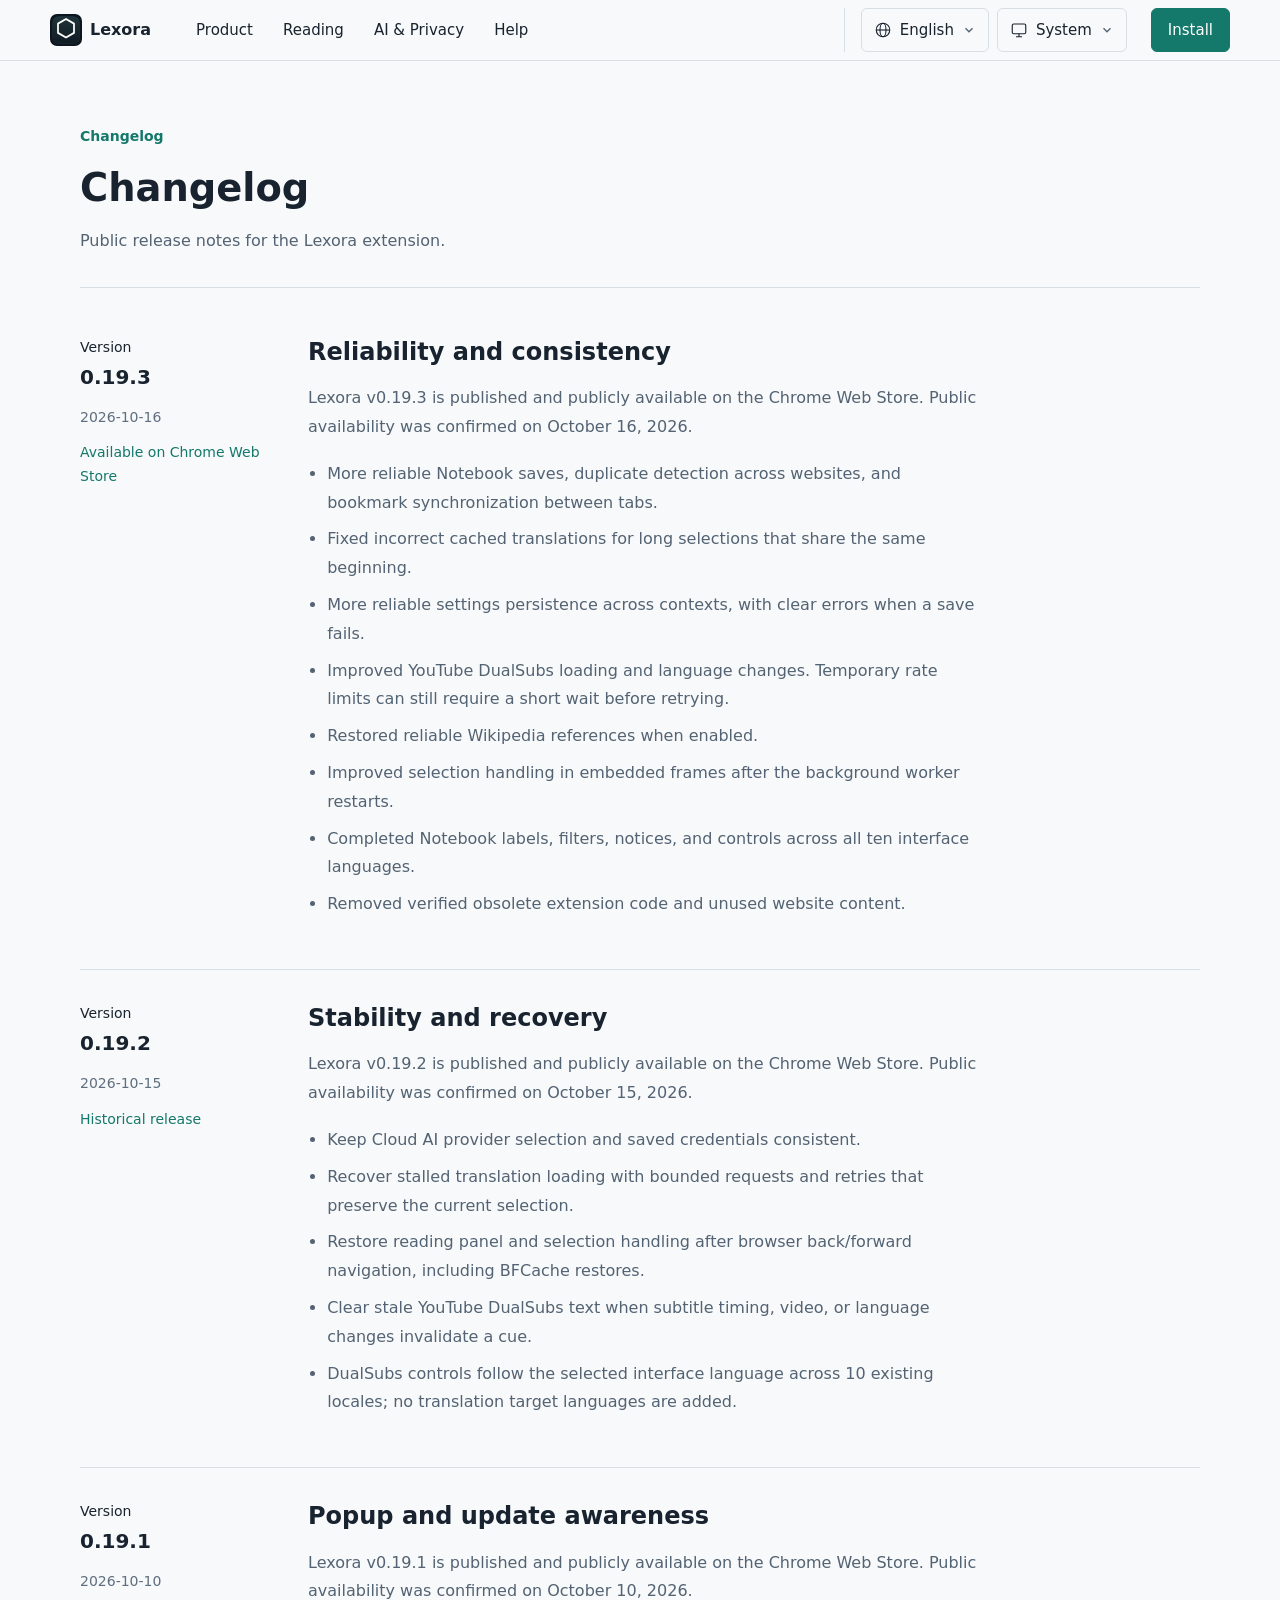
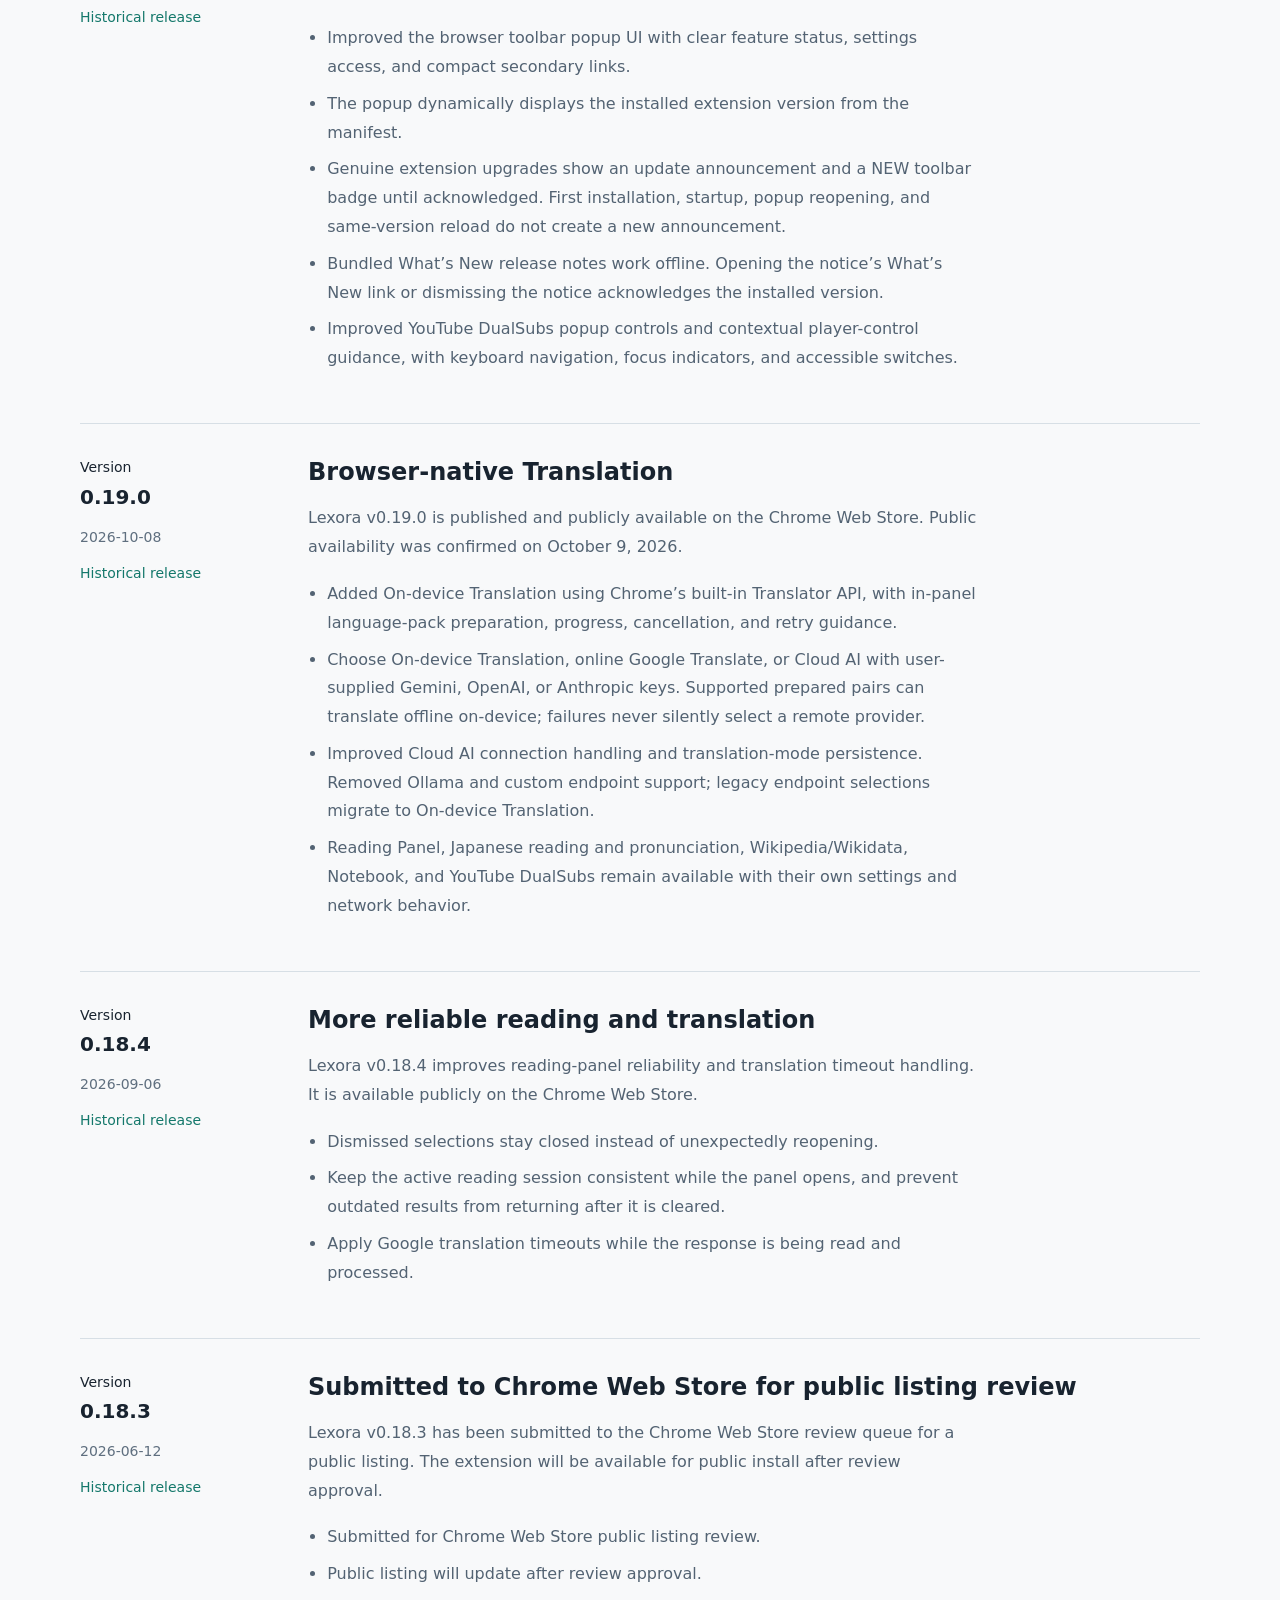
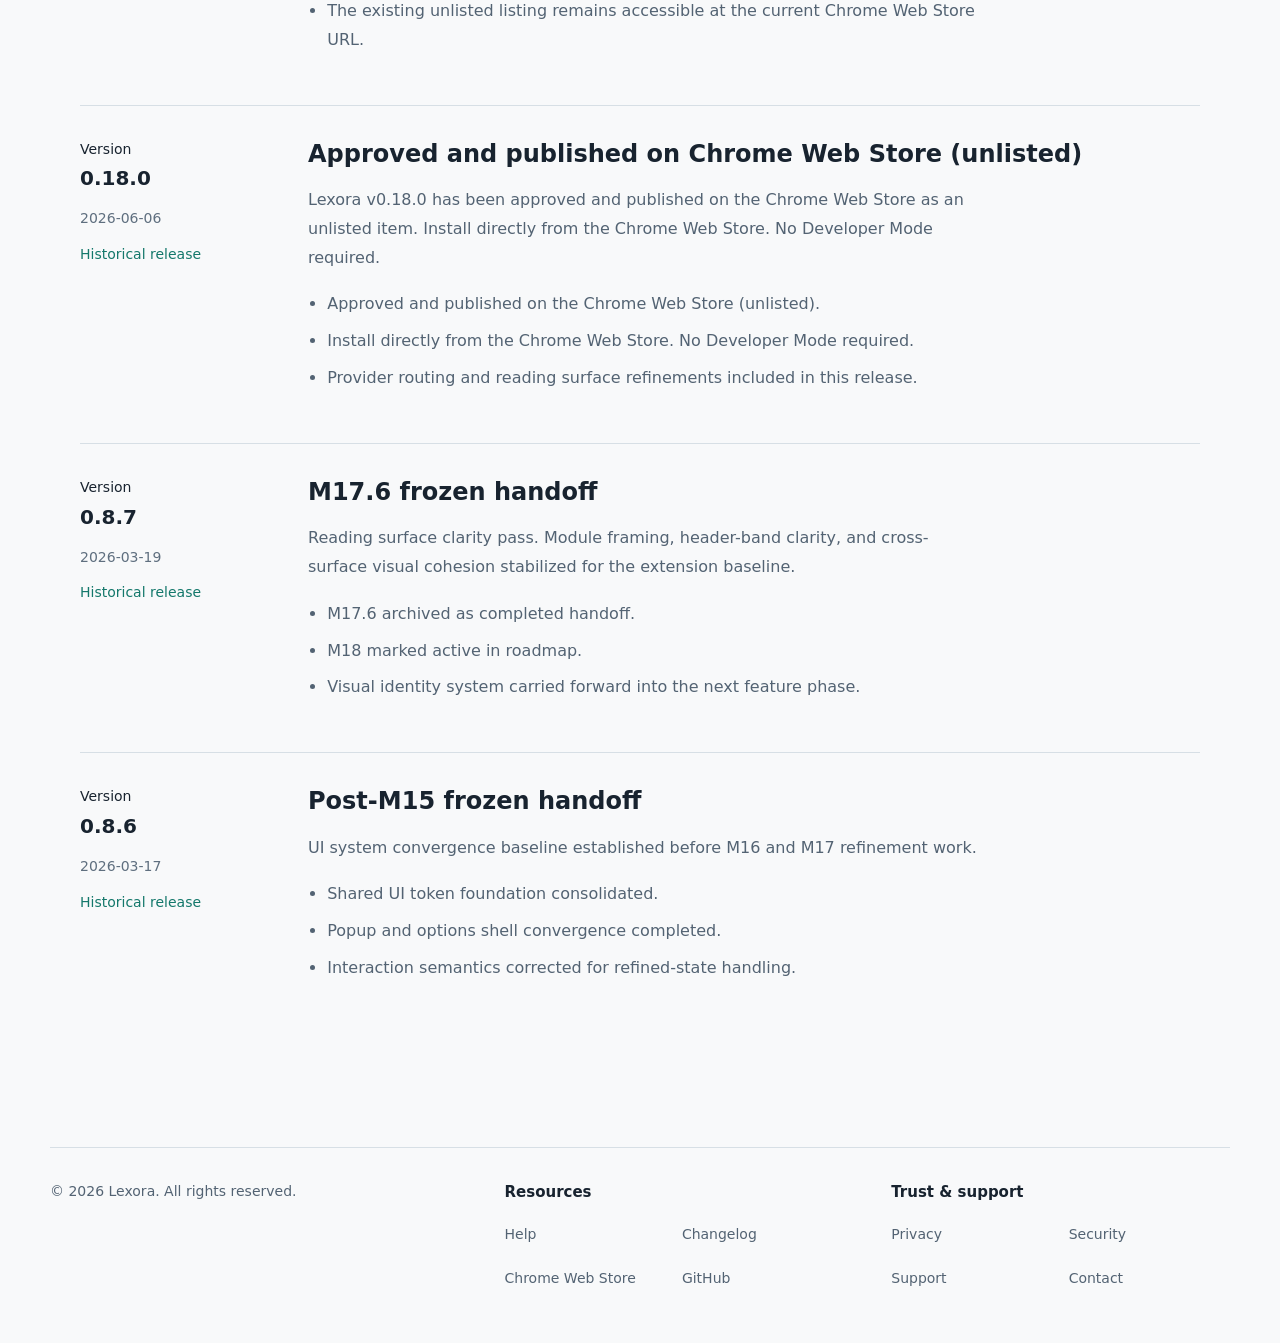
<file: changelog/index.html>
<!DOCTYPE html><html lang="en"> <head><meta charset="utf-8"><meta name="viewport" content="width=device-width, initial-scale=1.0"><title>Lexora Changelog</title><meta name="description" content="Public release notes for the Lexora browser extension."><meta name="generator" content="Astro v6.4.8"><meta name="theme-color" content="#f8f9fa" media="(prefers-color-scheme: light)"><meta name="theme-color" content="#0d151f" media="(prefers-color-scheme: dark)"><script id="lx-theme-init">
      (function () {
        var preference = 'system';
        var colors = { light: '#f8f9fa', dark: '#0d151f' };
        var metas = document.querySelectorAll('meta[name="theme-color"]');
        function normalize(value) {
          return value === 'light' || value === 'dark' ? value : 'system';
        }
        function apply(value) {
          preference = normalize(value);
          if (preference === 'system') document.documentElement.removeAttribute('data-theme');
          else document.documentElement.setAttribute('data-theme', preference);
          // Keep media queries intact: they also follow OS changes without JavaScript.
          for (var i = 0; i < metas.length; i++) {
            var mode = preference === 'system'
              ? (metas[i].media.indexOf('dark') > -1 ? 'dark' : 'light')
              : preference;
            metas[i].setAttribute('content', colors[mode]);
          }
        }
        try { preference = normalize(localStorage.getItem('lx-theme')); } catch (e) {}
        apply(preference);
        // M2 can call this without duplicating preference or metadata handling.
        window.lexoraTheme = {
          getPreference: function () { return preference; },
          setPreference: function (value) {
            apply(value);
            try { localStorage.setItem('lx-theme', preference); } catch (e) {}
          }
        };
      })();
    </script><meta property="og:type" content="website"><meta property="og:site_name" content="Lexora"><meta property="og:title" content="Lexora Changelog"><meta property="og:description" content="Public release notes for the Lexora browser extension."><meta property="og:url" content="https://lexora.sh/changelog/"><meta property="og:image" content="https://lexora.sh/og-default.svg"><meta name="twitter:card" content="summary_large_image"><meta name="twitter:title" content="Lexora Changelog"><meta name="twitter:description" content="Public release notes for the Lexora browser extension."><meta name="twitter:image" content="https://lexora.sh/og-default.svg"><link rel="canonical" href="https://lexora.sh/changelog/"><link rel="icon" href="/favicon.svg" type="image/svg+xml"><style>.trust-layout{display:grid;grid-template-columns:minmax(0,.65fr) minmax(0,1.35fr);gap:var(--space-16);align-items:start}.trust-contents ul{list-style:none;padding:0;margin:0}.trust-contents a,.trust-links a{display:inline-flex;align-items:center;min-height:44px;color:var(--color-brand);text-decoration:underline;text-underline-offset:4px;overflow-wrap:anywhere}.trust-contents li{margin-bottom:var(--space-2)}.trust-prose section{margin-bottom:var(--space-12);scroll-margin-top:160px}.trust-prose section:last-child{margin-bottom:0}.trust-prose li{margin-bottom:var(--space-3)}.trust-prose h2,.release-notes h2{overflow-wrap:anywhere}.trust-prose a{display:inline-block;padding-block:var(--space-2)}.support-start{margin-bottom:var(--space-12)}.support-start h2{margin:0 0 var(--space-3);font-size:var(--type-h2)}.trust-links{display:flex;flex-wrap:wrap;gap:var(--space-6)}.release-entry{display:grid;grid-template-columns:minmax(0,.45fr) minmax(0,1.55fr);gap:var(--space-12);padding-block:var(--space-12);border-top:1px solid var(--color-border)}.release-entry:first-child{border-top:2px solid var(--color-brand)}.release-meta p{margin:0 0 var(--space-3)}.release-meta time{color:var(--color-muted)}.release-meta .release-state{margin-top:var(--space-3);color:var(--color-brand);font-size:var(--type-small)}.release-notes li{margin-bottom:var(--space-2)}@media(max-width:900px){.trust-layout,.release-entry{grid-template-columns:1fr;gap:var(--space-8)}.trust-contents{border-bottom:1px solid var(--color-border);padding-bottom:var(--space-6)}.release-meta{display:flex;flex-wrap:wrap;align-items:baseline;gap:var(--space-3) var(--space-6)}.release-meta p,.release-meta .release-state{margin:0}}.utility-page .trust-layout{grid-template-columns:minmax(0,220px) minmax(0,1fr);gap:var(--space-12)}.utility-page .trust-contents{font-size:var(--type-small)}.utility-page .trust-contents li{margin-bottom:var(--space-1)}.utility-page .trust-prose section{padding-bottom:var(--space-8);margin-bottom:var(--space-8);border-bottom:1px solid var(--color-border)}.utility-page .trust-prose section:last-child{padding-bottom:0;margin-bottom:0;border-bottom:0}.utility-page .trust-prose a{display:inline;padding:0}.utility-page .support-start{padding-bottom:var(--space-6);margin-bottom:var(--space-8);border-bottom:1px solid var(--color-border)}.utility-page .release-entry{grid-template-columns:minmax(0,180px) minmax(0,1fr);gap:var(--space-12);padding-block:var(--space-8)}.utility-page .release-entry:first-child{border-top:0;padding-top:0}.utility-page .release-meta{font-size:var(--type-small)}.utility-page .release-meta strong{display:block;font-size:var(--type-h3);color:var(--color-text)}@media(max-width:900px){.utility-page .trust-layout,.utility-page .release-entry{grid-template-columns:minmax(0,1fr);gap:var(--space-6)}.utility-page .release-meta strong{display:inline}}
</style><link rel="stylesheet" href="/assets/BaseLayout.CO9qLpp7.css"></head> <body> <a class="skip-link" href="#top" data-i18n="shell_skip">Skip to content</a> <header class="topbar"> <div class="wrap topbar-inner"> <a class="brand" href="/" aria-label="Lexora home" data-i18n-aria="shell_home"> <span class="brand-mark" aria-hidden="true"><img src="/logo-mark.svg" alt="" width="32" height="32"></span> <span>Lexora</span> </a> <button type="button" class="menu-toggle" aria-controls="site-nav" aria-expanded="false" data-i18n="shell_menu">Menu</button> <div id="site-nav" class="shell-panel"> <nav class="nav" aria-label="Primary" data-i18n-aria="shell_primary"> <a href="/" data-i18n="nav_product">Product</a><a href="/#reading-workflow" data-i18n="nav_reading">Reading</a><a href="/#ai-privacy" data-i18n="nav_ai_privacy">AI &amp; Privacy</a><a href="/help" data-i18n="shell_help">Help</a> </nav> <div class="shell-utilities"> <div class="shell-preference" data-preference> <button class="preference-trigger" type="button" aria-expanded="false" aria-controls="locale-options" aria-labelledby="locale-label locale-current" data-preference-trigger> <span id="locale-label" class="visually-hidden" data-i18n="shell_language">Language</span> <svg class="preference-icon" viewBox="0 0 24 24" width="18" height="18" fill="none" stroke="currentColor" stroke-width="1.5" aria-hidden="true"><circle cx="12" cy="12" r="9"></circle><ellipse cx="12" cy="12" rx="4" ry="9"></ellipse><path d="M3 12h18"></path></svg><span id="locale-current" data-locale-current>English</span><span data-locale-compact aria-hidden="true">EN</span><svg class="preference-chevron" viewBox="0 0 16 16" width="14" height="14" fill="none" stroke="currentColor" stroke-width="1.5" aria-hidden="true"><path d="m4 6 4 4 4-4"></path></svg> </button> <div id="locale-options" class="preference-options" role="group" aria-label="Language" data-i18n-aria="shell_language" hidden> <button type="button" data-lang-btn="en" lang="en" aria-pressed="false">English</button><button type="button" data-lang-btn="vi" lang="vi" aria-pressed="false">Tiếng Việt</button><button type="button" data-lang-btn="ja" lang="ja" aria-pressed="false">日本語</button><button type="button" data-lang-btn="ko" lang="ko" aria-pressed="false">한국어</button> </div> </div> <div class="shell-preference" data-preference> <button class="preference-trigger" type="button" aria-expanded="false" aria-controls="theme-options" aria-labelledby="appearance-label theme-current" data-preference-trigger> <span id="appearance-label" class="visually-hidden" data-i18n="shell_appearance">Appearance</span> <svg class="preference-icon" viewBox="0 0 24 24" width="18" height="18" fill="none" stroke="currentColor" stroke-width="1.5" aria-hidden="true"><rect x="3" y="4" width="18" height="13" rx="2"></rect><path d="M8 21h8m-4-4v4"></path></svg><span id="theme-current" data-theme-current data-i18n="shell_theme_system">System</span><svg class="preference-chevron" viewBox="0 0 16 16" width="14" height="14" fill="none" stroke="currentColor" stroke-width="1.5" aria-hidden="true"><path d="m4 6 4 4 4-4"></path></svg> </button> <div id="theme-options" class="preference-options" role="group" aria-label="Appearance" data-i18n-aria="shell_appearance" hidden> <button type="button" data-theme-option="system" aria-pressed="false" data-i18n="shell_theme_system">System</button> <button type="button" data-theme-option="light" aria-pressed="false" data-i18n="shell_theme_light">Light</button> <button type="button" data-theme-option="dark" aria-pressed="false" data-i18n="shell_theme_dark">Dark</button> </div> </div> </div> <a class="btn btn-primary shell-install" href="/install" data-i18n="nav_install">Install</a> </div> </div> </header> <script>
(function () {
  var header = document.querySelector('.topbar');
  var toggle = header.querySelector('.menu-toggle');
  var nav = header.querySelector('#site-nav');
  var compact = window.matchMedia('(max-width: 1199px)');
  var compactState = compact.matches;
  var resizeFocus = null;
  var preferences = Array.from(header.querySelectorAll('[data-preference]')).map(function (root) {
    return { root: root, trigger: root.querySelector('[data-preference-trigger]'), panel: root.querySelector('.preference-options') };
  });
  function closePreference(item, restoreFocus) {
    item.trigger.setAttribute('aria-expanded', 'false');
    item.panel.hidden = true;
    if (restoreFocus) item.trigger.focus();
  }
  function close(restoreFocus) {
    preferences.forEach(function (item) { closePreference(item, false); });
    header.removeAttribute('data-open');
    toggle.setAttribute('aria-expanded', 'false');
    if (restoreFocus) toggle.focus();
  }
  preferences.forEach(function (item) {
    item.trigger.addEventListener('click', function () {
      var open = item.panel.hidden;
      preferences.forEach(function (other) { closePreference(other, false); });
      item.panel.hidden = !open;
      item.trigger.setAttribute('aria-expanded', String(open));
    });
    item.panel.addEventListener('click', function (event) {
      if (event.target.closest('button')) closePreference(item, true);
    });
    item.root.addEventListener('focusout', function (event) {
      if (event.relatedTarget && !item.root.contains(event.relatedTarget)) closePreference(item, false);
    });
  });
  var themeButtons = Array.from(header.querySelectorAll('[data-theme-option]'));
  var themeCurrent = header.querySelector('[data-theme-current]');
  function syncTheme() {
    var value = window.lexoraTheme.getPreference();
    themeButtons.forEach(function (button) {
      var selected = button.getAttribute('data-theme-option') === value;
      button.setAttribute('aria-pressed', String(selected));
      if (selected) {
        themeCurrent.setAttribute('data-i18n', button.getAttribute('data-i18n'));
        themeCurrent.textContent = button.textContent;
      }
    });
  }
  if (window.lexoraTheme) {
    syncTheme();
    themeButtons.forEach(function (button) {
      button.addEventListener('click', function () {
        window.lexoraTheme.setPreference(button.getAttribute('data-theme-option'));
        syncTheme();
      });
    });
  }
  header.setAttribute('data-enhanced', '');
  toggle.addEventListener('click', function () {
    var open = toggle.getAttribute('aria-expanded') !== 'true';
    close(false);
    header.toggleAttribute('data-open', open);
    toggle.setAttribute('aria-expanded', String(open));
  });
  document.addEventListener('keydown', function (event) {
    if (event.key !== 'Escape') return;
    var openPreference = preferences.find(function (item) { return !item.panel.hidden; });
    if (openPreference) closePreference(openPreference, true);
    else if (header.hasAttribute('data-open')) close(true);
  });
  document.addEventListener('click', function (event) {
    preferences.forEach(function (item) {
      if (!item.root.contains(event.target)) closePreference(item, item.panel.contains(document.activeElement));
    });
    if (!header.contains(event.target)) close(nav.contains(document.activeElement));
  });
  header.addEventListener('focusout', function (event) {
    // CSS may blur a newly hidden control before the media-change callback.
    if (!event.relatedTarget && compact.matches !== compactState) resizeFocus = event.target;
    if (event.relatedTarget && !header.contains(event.relatedTarget)) close(false);
  });
  nav.addEventListener('click', function (event) {
    if (event.target.closest('a')) close(compact.matches);
  });
  compact.addEventListener('change', function () {
    var active = document.activeElement === document.body && resizeFocus ? resizeFocus : document.activeElement;
    resizeFocus = null;
    compactState = compact.matches;
    var preference = preferences.find(function (item) { return item.panel.contains(active); });
    close(false);
    if (compact.matches && nav.contains(active)) toggle.focus();
    else if (!compact.matches && active === toggle) nav.querySelector('a').focus();
    else if (preference) preference.trigger.focus();
  });
})();
</script> <main id="top" tabindex="-1">  <div class="utility-page utility-page--wide"> <section class="page-hero"> <div class="wrap"> <div class="utility-heading"> <div class="utility-eyebrow">  <span data-i18n="shell_changelog">Changelog</span> </div> <div class="page-copy"> <h1 data-i18n="shell_changelog">Changelog</h1> <p data-i18n="release_intro">Public release notes for the Lexora extension.</p>  </div> </div> </div> </section> <section class="section-block"> <div class="wrap release-timeline"> <article class="release-entry" aria-labelledby="release-0.19.3"> <div class="release-meta"> <p><span data-i18n="release_version">Version</span> <strong>0.19.3</strong></p> <time datetime="2026-10-16">2026-10-16</time> <p class="release-state" data-i18n="release_current">Available on Chrome Web Store</p> </div> <div class="prose-shell release-notes"> <h2 id="release-0.19.3" data-i18n="release_193_title">Reliability and consistency</h2> <p data-i18n="release_193_summary">Lexora v0.19.3 is published and publicly available on the Chrome Web Store. Public availability was confirmed on October 16, 2026.</p> <ul><li data-i18n="release_193_0">More reliable Notebook saves, duplicate detection across websites, and bookmark synchronization between tabs.</li><li data-i18n="release_193_1">Fixed incorrect cached translations for long selections that share the same beginning.</li><li data-i18n="release_193_2">More reliable settings persistence across contexts, with clear errors when a save fails.</li><li data-i18n="release_193_3">Improved YouTube DualSubs loading and language changes. Temporary rate limits can still require a short wait before retrying.</li><li data-i18n="release_193_4">Restored reliable Wikipedia references when enabled.</li><li data-i18n="release_193_5">Improved selection handling in embedded frames after the background worker restarts.</li><li data-i18n="release_193_6">Completed Notebook labels, filters, notices, and controls across all ten interface languages.</li><li data-i18n="release_193_7">Removed verified obsolete extension code and unused website content.</li></ul> </div> </article><article class="release-entry" aria-labelledby="release-0.19.2"> <div class="release-meta"> <p><span data-i18n="release_version">Version</span> <strong>0.19.2</strong></p> <time datetime="2026-10-15">2026-10-15</time> <p class="release-state" data-i18n="release_historical">Historical release</p> </div> <div class="prose-shell release-notes"> <h2 id="release-0.19.2" data-i18n="release_192_title">Stability and recovery</h2> <p data-i18n="release_192_summary">Lexora v0.19.2 is published and publicly available on the Chrome Web Store. Public availability was confirmed on October 15, 2026.</p> <ul><li data-i18n="release_192_0">Keep Cloud AI provider selection and saved credentials consistent.</li><li data-i18n="release_192_1">Recover stalled translation loading with bounded requests and retries that preserve the current selection.</li><li data-i18n="release_192_2">Restore reading panel and selection handling after browser back/forward navigation, including BFCache restores.</li><li data-i18n="release_192_3">Clear stale YouTube DualSubs text when subtitle timing, video, or language changes invalidate a cue.</li><li data-i18n="release_192_4">DualSubs controls follow the selected interface language across 10 existing locales; no translation target languages are added.</li></ul> </div> </article><article class="release-entry" aria-labelledby="release-0.19.1"> <div class="release-meta"> <p><span data-i18n="release_version">Version</span> <strong>0.19.1</strong></p> <time datetime="2026-10-10">2026-10-10</time> <p class="release-state" data-i18n="release_historical">Historical release</p> </div> <div class="prose-shell release-notes"> <h2 id="release-0.19.1" data-i18n="release_191_title">Popup and update awareness</h2> <p data-i18n="release_191_summary">Lexora v0.19.1 is published and publicly available on the Chrome Web Store. Public availability was confirmed on October 10, 2026.</p> <ul><li data-i18n="release_191_0">Improved the browser toolbar popup UI with clear feature status, settings access, and compact secondary links.</li><li data-i18n="release_191_1">The popup dynamically displays the installed extension version from the manifest.</li><li data-i18n="release_191_2">Genuine extension upgrades show an update announcement and a NEW toolbar badge until acknowledged. First installation, startup, popup reopening, and same-version reload do not create a new announcement.</li><li data-i18n="release_191_3">Bundled What’s New release notes work offline. Opening the notice’s What’s New link or dismissing the notice acknowledges the installed version.</li><li data-i18n="release_191_4">Improved YouTube DualSubs popup controls and contextual player-control guidance, with keyboard navigation, focus indicators, and accessible switches.</li></ul> </div> </article><article class="release-entry" aria-labelledby="release-0.19.0"> <div class="release-meta"> <p><span data-i18n="release_version">Version</span> <strong>0.19.0</strong></p> <time datetime="2026-10-08">2026-10-08</time> <p class="release-state" data-i18n="release_historical">Historical release</p> </div> <div class="prose-shell release-notes"> <h2 id="release-0.19.0" data-i18n="release_190_title">Browser-native Translation</h2> <p data-i18n="release_190_summary">Lexora v0.19.0 is published and publicly available on the Chrome Web Store. Public availability was confirmed on October 9, 2026.</p> <ul><li data-i18n="release_190_0">Added On-device Translation using Chrome’s built-in Translator API, with in-panel language-pack preparation, progress, cancellation, and retry guidance.</li><li data-i18n="release_190_1">Choose On-device Translation, online Google Translate, or Cloud AI with user-supplied Gemini, OpenAI, or Anthropic keys. Supported prepared pairs can translate offline on-device; failures never silently select a remote provider.</li><li data-i18n="release_190_2">Improved Cloud AI connection handling and translation-mode persistence. Removed Ollama and custom endpoint support; legacy endpoint selections migrate to On-device Translation.</li><li data-i18n="release_190_3">Reading Panel, Japanese reading and pronunciation, Wikipedia/Wikidata, Notebook, and YouTube DualSubs remain available with their own settings and network behavior.</li></ul> </div> </article><article class="release-entry" aria-labelledby="release-0.18.4"> <div class="release-meta"> <p><span data-i18n="release_version">Version</span> <strong>0.18.4</strong></p> <time datetime="2026-09-06">2026-09-06</time> <p class="release-state" data-i18n="release_historical">Historical release</p> </div> <div class="prose-shell release-notes"> <h2 id="release-0.18.4" data-i18n="release_184_title">More reliable reading and translation</h2> <p data-i18n="release_184_summary">Lexora v0.18.4 improves reading-panel reliability and translation timeout handling. It is available publicly on the Chrome Web Store.</p> <ul><li data-i18n="release_184_0">Dismissed selections stay closed instead of unexpectedly reopening.</li><li data-i18n="release_184_1">Keep the active reading session consistent while the panel opens, and prevent outdated results from returning after it is cleared.</li><li data-i18n="release_184_2">Apply Google translation timeouts while the response is being read and processed.</li></ul> </div> </article><article class="release-entry" aria-labelledby="release-0.18.3"> <div class="release-meta"> <p><span data-i18n="release_version">Version</span> <strong>0.18.3</strong></p> <time datetime="2026-06-12">2026-06-12</time> <p class="release-state" data-i18n="release_historical">Historical release</p> </div> <div class="prose-shell release-notes"> <h2 id="release-0.18.3" data-i18n="release_183_title">Submitted to Chrome Web Store for public listing review</h2> <p data-i18n="release_183_summary">Lexora v0.18.3 has been submitted to the Chrome Web Store review queue for a public listing. The extension will be available for public install after review approval.</p> <ul><li data-i18n="release_183_0">Submitted for Chrome Web Store public listing review.</li><li data-i18n="release_183_1">Public listing will update after review approval.</li><li data-i18n="release_183_2">The existing unlisted listing remains accessible at the current Chrome Web Store URL.</li></ul> </div> </article><article class="release-entry" aria-labelledby="release-0.18.0"> <div class="release-meta"> <p><span data-i18n="release_version">Version</span> <strong>0.18.0</strong></p> <time datetime="2026-06-06">2026-06-06</time> <p class="release-state" data-i18n="release_historical">Historical release</p> </div> <div class="prose-shell release-notes"> <h2 id="release-0.18.0" data-i18n="release_180_title">Approved and published on Chrome Web Store (unlisted)</h2> <p data-i18n="release_180_summary">Lexora v0.18.0 has been approved and published on the Chrome Web Store as an unlisted item. Install directly from the Chrome Web Store. No Developer Mode required.</p> <ul><li data-i18n="release_180_0">Approved and published on the Chrome Web Store (unlisted).</li><li data-i18n="release_180_1">Install directly from the Chrome Web Store. No Developer Mode required.</li><li data-i18n="release_180_2">Provider routing and reading surface refinements included in this release.</li></ul> </div> </article><article class="release-entry" aria-labelledby="release-0.8.7"> <div class="release-meta"> <p><span data-i18n="release_version">Version</span> <strong>0.8.7</strong></p> <time datetime="2026-03-19">2026-03-19</time> <p class="release-state" data-i18n="release_historical">Historical release</p> </div> <div class="prose-shell release-notes"> <h2 id="release-0.8.7" data-i18n="release_87_title">M17.6 frozen handoff</h2> <p data-i18n="release_87_summary">Reading surface clarity pass. Module framing, header-band clarity, and cross-surface visual cohesion stabilized for the extension baseline.</p> <ul><li data-i18n="release_87_0">M17.6 archived as completed handoff.</li><li data-i18n="release_87_1">M18 marked active in roadmap.</li><li data-i18n="release_87_2">Visual identity system carried forward into the next feature phase.</li></ul> </div> </article><article class="release-entry" aria-labelledby="release-0.8.6"> <div class="release-meta"> <p><span data-i18n="release_version">Version</span> <strong>0.8.6</strong></p> <time datetime="2026-03-17">2026-03-17</time> <p class="release-state" data-i18n="release_historical">Historical release</p> </div> <div class="prose-shell release-notes"> <h2 id="release-0.8.6" data-i18n="release_86_title">Post-M15 frozen handoff</h2> <p data-i18n="release_86_summary">UI system convergence baseline established before M16 and M17 refinement work.</p> <ul><li data-i18n="release_86_0">Shared UI token foundation consolidated.</li><li data-i18n="release_86_1">Popup and options shell convergence completed.</li><li data-i18n="release_86_2">Interaction semantics corrected for refined-state handling.</li></ul> </div> </article> </div> </section> </div>  </main> <footer class="footer"> <div class="wrap footer-inner"> <div>&copy; 2026 Lexora. <span data-i18n="footer_rights">All rights reserved.</span></div> <div class="footer-group"> <strong data-i18n="shell_resources">Resources</strong> <div class="footer-links"> <a href="/help" data-i18n="shell_help">Help</a> <a href="/changelog" data-i18n="shell_changelog">Changelog</a> <a href="https://chromewebstore.google.com/detail/lexora-language-assistant/fbobmnpemmhjjloalogeaapfceefgopf" target="_blank" rel="noreferrer" data-i18n="footer_chrome">Chrome Web Store</a> <a href="https://github.com/lexora-project/lexora" target="_blank" rel="noreferrer">GitHub</a> </div> </div> <div class="footer-group"> <strong data-i18n="shell_trust">Trust & support</strong> <div class="footer-links"> <a href="/privacy" data-i18n="footer_privacy">Privacy</a> <a href="/security" data-i18n="footer_security">Security</a> <a href="/support" data-i18n="footer_support">Support</a> <a href="mailto:lexora.dev@proton.me" data-i18n="footer_contact">Contact</a> </div> </div> </div> </footer>  <script type="application/json" id="lx-i18n">{"defaultLocale":"en","locales":["en","vi","ja","ko"],"translations":{"en":{"release_193_title":"Reliability and consistency","release_193_summary":"Lexora v0.19.3 is published and publicly available on the Chrome Web Store. Public availability was confirmed on October 16, 2026.","release_193_0":"More reliable Notebook saves, duplicate detection across websites, and bookmark synchronization between tabs.","release_193_1":"Fixed incorrect cached translations for long selections that share the same beginning.","release_193_2":"More reliable settings persistence across contexts, with clear errors when a save fails.","release_193_3":"Improved YouTube DualSubs loading and language changes. Temporary rate limits can still require a short wait before retrying.","release_193_4":"Restored reliable Wikipedia references when enabled.","release_193_5":"Improved selection handling in embedded frames after the background worker restarts.","release_193_6":"Completed Notebook labels, filters, notices, and controls across all ten interface languages.","release_193_7":"Removed verified obsolete extension code and unused website content.","release_192_title":"Stability and recovery","release_192_summary":"Lexora v0.19.2 is published and publicly available on the Chrome Web Store. Public availability was confirmed on October 15, 2026.","release_192_0":"Keep Cloud AI provider selection and saved credentials consistent.","release_192_1":"Recover stalled translation loading with bounded requests and retries that preserve the current selection.","release_192_2":"Restore reading panel and selection handling after browser back/forward navigation, including BFCache restores.","release_192_3":"Clear stale YouTube DualSubs text when subtitle timing, video, or language changes invalidate a cue.","release_192_4":"DualSubs controls follow the selected interface language across 10 existing locales; no translation target languages are added.","release_191_title":"Popup and update awareness","release_191_summary":"Lexora v0.19.1 is published and publicly available on the Chrome Web Store. Public availability was confirmed on October 10, 2026.","release_191_0":"Improved the browser toolbar popup UI with clear feature status, settings access, and compact secondary links.","release_191_1":"The popup dynamically displays the installed extension version from the manifest.","release_191_2":"Genuine extension upgrades show an update announcement and a NEW toolbar badge until acknowledged. First installation, startup, popup reopening, and same-version reload do not create a new announcement.","release_191_3":"Bundled What’s New release notes work offline. Opening the notice’s What’s New link or dismissing the notice acknowledges the installed version.","release_191_4":"Improved YouTube DualSubs popup controls and contextual player-control guidance, with keyboard navigation, focus indicators, and accessible switches.","v3_layer":"The reading layer","polish_sentence":"Meaning takes shape in the words around it.","polish_passage":"A familiar word can reveal something new. Read it in the wider passage, and the connections become clearer.","v3_concept":"Conceptual reading flow","v3_article":"The page you are reading","v3_selection":"A phrase worth understanding","v3_meaning":"Meaning","v3_context":"Context","v3_reading":"Reading","v3_layer_body":"A little clarity, right beside your selection.","v3_resume":"Back to the page. On with your reading.","v3_flow_title":"Select. Understand. Keep reading.","v3_flow_body":"Help appears where you need it. The page stays your destination.","v3_select":"Select","v3_understand":"Understand","v3_continue":"Keep reading","v3_continue_body":"Close the layer and return to the original page with a clearer understanding.","v3_context_title":"Not every selection asks the same question.","v3_context_body":"From a single term to a longer passage, explore meaning in context. Available assistance depends on the text, language, and your settings.","v3_term":"Term","v3_phrase":"Phrase","v3_sentence":"Sentence","v3_passage":"Passage","v3_grounding":"Meaning, pronunciation, reading, and reference context — as the selection calls for them.","v3_japanese":"Japanese reading","v3_japanese_title":"Stay close to the original.","v3_japanese_body":"Follow Japanese text with furigana and reading aids when available. Connect the original words to their reading and meaning, in your chosen language context.","v3_original":"Original text","v3_japanese_caption":"Original text and its reading, held together.","v3_cloud":"Cloud AI","v3_google":"Google Translate","v3_ondevice":"On-device Translation","v3_cloud_note":"Your API keys","v3_google_note":"Online translation","v3_ondevice_note":"Chrome language packs","v3_routing":"Three translation modes","v3_save_title":"Keep what matters.","v3_save_body":"Choose what to save to Notebook after reading. Saved items stay in this browser, ready to revisit or export as Markdown when you choose.","v3_saved_term":"A saved term","v3_saved_phrase":"A saved phrase","v3_saved_sentence":"A saved sentence","v3_export":"Revisit or export as Markdown","v3_trust_title":"Your reading. Your control.","v3_no_account":"No account required","v3_ondevice_available":"On-device Translation","v3_explicit":"Configured routing","v3_telemetry":"No hidden telemetry","help_network_title":"Automatic reading and network requests","help_network_body":"Wikipedia/Wikidata reference lookups, pronunciation, and Japanese reading may make network requests independently of translation mode. Automatic activation and pronunciation can trigger requests when enabled. Review those settings separately; choosing On-device Translation does not make every reading feature offline.","help_dualsubs_title":"YouTube DualSubs","help_dualsubs_body":"On supported YouTube videos, DualSubs displays original and translated captions. It is enabled by default and may load captions automatically from YouTube, including existing session cookies. Caption translation uses YouTube’s service independently of Reading Panel mode and Cloud AI keys. Turn it off in settings or player controls.","release_184_title":"More reliable reading and translation","release_184_summary":"Lexora v0.18.4 improves reading-panel reliability and translation timeout handling. It is available publicly on the Chrome Web Store.","release_184_0":"Dismissed selections stay closed instead of unexpectedly reopening.","release_184_1":"Keep the active reading session consistent while the panel opens, and prevent outdated results from returning after it is cleared.","release_184_2":"Apply Google translation timeouts while the response is being read and processed.","release_183_title":"Submitted to Chrome Web Store for public listing review","release_183_summary":"Lexora v0.18.3 has been submitted to the Chrome Web Store review queue for a public listing. The extension will be available for public install after review approval.","release_183_0":"Submitted for Chrome Web Store public listing review.","release_183_1":"Public listing will update after review approval.","release_183_2":"The existing unlisted listing remains accessible at the current Chrome Web Store URL.","release_180_title":"Approved and published on Chrome Web Store (unlisted)","release_180_summary":"Lexora v0.18.0 has been approved and published on the Chrome Web Store as an unlisted item. Install directly from the Chrome Web Store. No Developer Mode required.","release_180_0":"Approved and published on the Chrome Web Store (unlisted).","release_180_1":"Install directly from the Chrome Web Store. No Developer Mode required.","release_180_2":"Provider routing and reading surface refinements included in this release.","release_87_title":"M17.6 frozen handoff","release_87_summary":"Reading surface clarity pass. Module framing, header-band clarity, and cross-surface visual cohesion stabilized for the extension baseline.","release_87_0":"M17.6 archived as completed handoff.","release_87_1":"M18 marked active in roadmap.","release_87_2":"Visual identity system carried forward into the next feature phase.","release_86_title":"Post-M15 frozen handoff","release_86_summary":"UI system convergence baseline established before M16 and M17 refinement work.","release_86_0":"Shared UI token foundation consolidated.","release_86_1":"Popup and options shell convergence completed.","release_86_2":"Interaction semantics corrected for refined-state handling.","release_190_title":"Browser-native Translation","release_190_summary":"Lexora v0.19.0 is published and publicly available on the Chrome Web Store. Public availability was confirmed on October 9, 2026.","release_190_0":"Added On-device Translation using Chrome’s built-in Translator API, with in-panel language-pack preparation, progress, cancellation, and retry guidance.","release_190_1":"Choose On-device Translation, online Google Translate, or Cloud AI with user-supplied Gemini, OpenAI, or Anthropic keys. Supported prepared pairs can translate offline on-device; failures never silently select a remote provider.","release_190_2":"Improved Cloud AI connection handling and translation-mode persistence. Removed Ollama and custom endpoint support; legacy endpoint selections migrate to On-device Translation.","release_190_3":"Reading Panel, Japanese reading and pronunciation, Wikipedia/Wikidata, Notebook, and YouTube DualSubs remain available with their own settings and network behavior.","shell_appearance":"Appearance","shell_theme_system":"System","shell_theme_light":"Light","shell_theme_dark":"Dark","release_intro":"Public release notes for the Lexora extension.","release_version":"Version","release_current":"Available on Chrome Web Store","release_historical":"Historical release","guide_intro":"Install from the Chrome Web Store, then start with a selection on a web page.","guide_start":"Start reading","guide_select":"Select a word, phrase, or passage on a web page where Lexora is enabled.","guide_help":"Need a hand?","guide_help_body":"Use Help to get started, or contact Support if installation or reading does not work as expected.","guide_dev_enable":"Open this address in Chrome and enable Developer Mode.","guide_dev_load":"Choose Load unpacked, then select this folder inside the extracted package.","help_title":"Read with Lexora","help_intro":"A short guide to understanding selected text, using reading aids, and returning to saved items.","help_result_title":"Read the result in context","help_result_body":"Review the meaning or translation in the Lexora panel, then continue reading the original page. Available modules depend on the text, language, enabled features, and your settings.","help_reading_title":"Japanese readings and pronunciation","help_reading_body":"Use furigana when available to follow Japanese text. Pronunciation playback is available for supported languages; reading aids may vary with the selected text and settings.","help_save_title":"Save and return with Notebook","help_save_body":"Explicitly save a selection from the reading panel, then find it in Notebook in Lexora Options. Entries stay in this browser. Search, delete, or export them as Markdown when you choose. Saving is unavailable in incognito tabs.","help_provider_title":"Translation modes and references","help_provider_body":"In Options, choose On-device Translation, Google Translate (online, the default), or Cloud AI. On-device uses Chrome’s built-in Translator API; prepare browser-managed language packs in the Reading Panel. Availability depends on Chrome, the document, and the language pair. Supported prepared pairs work offline; failures never silently switch to a remote translation provider. Cloud AI uses your keys for Gemini, OpenAI, or Anthropic. Save keys in local or session storage; Test connection sends a fixed test phrase to the selected cloud provider.","help_trouble_title":"If something is missing","help_trouble_body":"Check page access, language pair, translation mode, and privacy settings in Options. For On-device Translation, follow the panel’s preparation progress or retry guidance; the API or pair may be unavailable. Online services need a connection. Contact Support with your installed version and steps tried, leaving out private text and credentials.","home_intro":"A browser companion for reading","home_title":"Understand more. Keep reading.","home_workflow_link":"See how it works","home_select_body":"Select a word, phrase, or passage on the page you are reading.","home_assist_body":"Explore meaning or translation, pronunciation or readings, and reference context. Available modules depend on the text, language, and your settings.","home_trust_body":"Review translation and privacy settings alongside automatic reading workflows. Wikipedia/Wikidata, pronunciation, Japanese reading, and YouTube subtitles can make separate network requests, even with On-device Translation selected. API keys stay in your chosen local or session storage and authenticate provider requests directly.","home_ai_title":"Choose how you translate","home_ai_body":"In v0.19.3, choose On-device Translation with Chrome’s built-in Translator API and browser-managed language packs, online Google Translate, or Cloud AI with Gemini, OpenAI, or Anthropic and your own API keys. Supported prepared language pairs can translate offline on-device. On-device failures never silently switch to a remote translation provider.","home_install_title":"Bring Lexora to your next read","home_release":"Product version · Available","shell_menu":"Menu","shell_skip":"Skip to content","shell_primary":"Primary","shell_language":"Language","shell_home":"Lexora home","shell_resources":"Resources","shell_help":"Help","shell_changelog":"Changelog","shell_trust":"Trust & support","nav_product":"Product","nav_reading":"Reading","nav_ai_privacy":"AI & Privacy","nav_install":"Install","hero_eyebrow":"v0.19.3 · Available on Chrome Web Store","hero_lead":"Lexora helps you understand selected web content in context without leaving the page.","hero_cta_install":"Install from Chrome Web Store","pill_reading":"Reading","install_hero_badge":"Install","install_hero_title":"Install Lexora","install_store_title":"Install from the Chrome Web Store.","install_notice_body":"Lexora v0.19.3 is published and publicly available on the Chrome Web Store. Public availability was confirmed on October 16, 2026.","install_store_cta":"Open Chrome Web Store","install_chrome_step_0":"Open the Chrome Web Store listing for Lexora.","install_chrome_step_1":"Click \"Add to Chrome\" and confirm the permissions prompt.","install_chrome_step_2":"Pin the Lexora icon to the Chrome toolbar for quick access.","install_current_version_label":"Product version","install_store_status_value":"v0.19.3 published — public","install_dev_section_title":"Developer Mode install: contributors only","install_dev_section_body":"These steps are for contributors building and testing Lexora locally. Normal users should use the Chrome Web Store.","install_dev_step_0":"Obtain the extension package from the project maintainer.","install_dev_step_1":"Extract the package to a local folder.","install_dev_step_4":"Open the extension options page to configure languages, providers, and privacy settings.","privacy_hero_badge":"Privacy","privacy_hero_title":"Privacy","privacy_hero_body":"Lexora is explicit about where your text goes and what happens to it.","privacy_version":"Policy for Lexora v0.19.0 · Updated October 9, 2026.","privacy_process_title":"What Lexora processes","privacy_process_body":"Lexora processes selected text and bounded reading context to provide translation, reading assistance, and pronunciation. Depending on the feature, context can include nearby text, a page or section title, and relevant link information. It does not collect a passive browsing history or upload whole pages for translation.","privacy_process_trigger":"In the default Confirm mode, you select text and click the Lexora chip to open the panel. If you choose automatic activation, selecting text opens the panel and starts enabled features automatically. Enabled Wikipedia lookup, automatic pronunciation, and YouTube DualSubs can make requests within their workflows without a separate click for every request.","privacy_where_title":"Three translation modes","privacy_where_body":"Your translation mode controls the translation route. Other enabled features have their own network behavior.","privacy_where_local_label":"On-device Translation","privacy_where_local_body":"Translation runs locally in the Reading Panel using Chrome’s Translator API. Translation text is not sent to a remote translation provider, and errors do not trigger remote translation fallback. Chrome may download browser-managed language packs when you prepare a supported language pair. This mode does not make Wikipedia, pronunciation, or YouTube offline.","privacy_where_translation_label":"Google Translate","privacy_where_translation_body":"Selected text is sent directly to Google’s translation service (translate.googleapis.com), along with source and target language information. This mode does not require or load Cloud AI keys.","privacy_where_cloud_label":"Cloud AI","privacy_where_cloud_body":"Optional translation sends selected text and relevant bounded context, such as nearby text, page or section titles, and glossary hints, directly to the selected OpenAI, Google Gemini, or Anthropic provider over HTTPS using your own API key. Only the selected provider and its key in the chosen storage mode are used. A missing key produces a configuration error; Cloud AI does not silently switch providers or fall back to Google Translate.","privacy_where_note":"Google Translate is the default translation mode. On-device and Google translation do not use Cloud AI credentials. Test connection is a separate action that sends fixed test text to the chosen cloud provider using your key. Lexora does not operate a server or proxy for these requests.","privacy_services_title":"Other reading services","privacy_where_public_label":"Wikipedia and Wikidata","privacy_where_public_body":"When Wikipedia is enabled, selection-derived search terms, article titles, or relevant Wikipedia links can be sent to Wikipedia to retrieve reference context. Wikidata receives entity identifiers (QIDs) to find articles in other languages. Resolution can make several requests automatically; some lookup or excerpt translation paths also use Google Translate independently of the selected translation mode.","privacy_speech_label":"Pronunciation and Japanese reading","privacy_speech_body":"Audio playback can send source or translated text to Google TTS (translate.googleapis.com or translate.google.com). Automatic pronunciation can do this when enabled. A browser speech fallback may use a local or remote voice, depending on the browser and voice. Japanese reading fallback can send text to Google’s service.","privacy_local_label":"Local reading aids","privacy_local_body":"Bundled Japanese tokenization, furigana, and English IPA lookup run locally. Panel rendering and subtitle synchronization also run locally.","privacy_youtube_title":"YouTube DualSubs","privacy_youtube_body":"On YouTube, DualSubs reads video and caption-track information and fetches source and translated captions from YouTube’s timedtext service. Requests include video/track identifiers and language choices and can include your existing YouTube session cookies. DualSubs is enabled by default and can load captions automatically on supported video pages; you can turn it off in settings or the player controls. Caption translation uses YouTube’s service independently of the Reading Panel translation mode and Cloud AI keys. Caption cues are held in the page session for display and synchronization, rather than uploaded to Lexora.","privacy_storage_title":"API keys, storage, and retention","privacy_storage_keys":"Settings and DualSubs preferences are stored in chrome.storage.local in your browser profile. User-provided Cloud AI keys are stored separately in chrome.storage.local (persistent, the default) or chrome.storage.session (temporary for the browser session), according to your choice. Lexora does not sync these through chrome.storage.sync. Keys authenticate requests directly to the relevant provider; they are not sent to Lexora. You can clear saved keys in settings. Browser extension storage is not an encrypted password vault.","privacy_storage_notebook":"Notebook saves are explicit. Entries contain selected text, translation, language pair, selection type, source hostname, and saved date, plus optional explanation, a bounded context snippet, and review metadata. Entries remain in local extension storage until deleted or the extension is removed. You can delete individual entries or all entries, or export Markdown locally. Export excludes full page URLs, page titles, API keys, and diagnostics. Saving from incognito tabs is blocked. Exported files remain under your control and are not removed when you delete Notebook entries.","privacy_storage_cache":"Reading results, translations, lookup data, and subtitle cues may be held in temporary in-memory caches or active UI state. Cache lifetimes vary by feature; Lexora does not promise immediate erasure after each request. On-device translation does not add a translation-result cache. External providers receive normal connection metadata such as your IP address and may retain requests under their own terms and account settings. Lexora cannot delete their records or promise zero retention or no model training by a provider.","privacy_not_title":"What Lexora does not do","privacy_not_0":"Lexora does not sell user data or use it for advertising, credit decisions, or data brokerage.","privacy_not_1":"Lexora does not require a Lexora account to use the extension. Cloud providers may require their own accounts and billing.","privacy_not_2":"Lexora does not include analytics or remote telemetry collection. Local console diagnostics can contain operational metadata and errors; they are not sent to a Lexora telemetry service.","privacy_not_3":"Lexora does not operate a backend that collects your selected text, API keys, Notebook, or browsing history.","privacy_controls_title":"Privacy controls and redaction","privacy_controls_body":"Use settings to choose the translation mode and control Wikipedia, automatic activation, automatic pronunciation, and YouTube DualSubs.","privacy_controls_0":"Choose On-device Translation to keep translation text local, and review other enabled features separately.","privacy_controls_1":"Choose session-only key storage or clear saved keys; delete Notebook entries when no longer needed.","privacy_controls_2":"Redaction settings replace recognized email addresses, IPv4-shaped addresses, and certain known secret-key patterns in supported outbound translation, Cloud AI context, Wikipedia query, and Japanese reading paths. Email and secret-pattern redaction are on by default; IP redaction is off by default.","privacy_controls_note":"Redaction is pattern-based, not a guarantee of anonymization: it does not recognize every secret or sensitive detail. It does not apply universally to all network paths, including pronunciation audio, direct article links, and YouTube caption requests. Avoid selecting confidential text for external processing.","privacy_limited_title":"Chrome Web Store Limited Use","privacy_limited_body":"Lexora’s use and transfer of user data, including information received from Google APIs, adheres to the Chrome Web Store User Data Policy, including its Limited Use requirements. Data is used only to provide the disclosed reading, translation, pronunciation, subtitle, and Notebook features. Transfers to providers described here are limited to what those features need.","privacy_limited_link":"Chrome Web Store User Data Policy — Limited Use","privacy_site_title":"This website","privacy_site_body":"lexora.sh is a static site hosted on GitHub Pages. It does not set tracking cookies, collect form submissions, or run analytics. Your language and theme preferences are stored locally in your browser. Hosting and external service providers may process normal request metadata under their own policies. Contact is by email link; information you choose to send by email is handled to respond to your inquiry.","privacy_contact_title":"Contact","privacy_contact_body":"Privacy questions or data-handling concerns:","support_hero_badge":"Support","support_hero_title":"Support","support_hero_body":"If something is not working, here is where to go.","support_contact_title":"Contact","support_contact_body":"Reach the Lexora team at:","support_paths_title":"Support paths","support_path_general_label":"General usage","support_path_general_body":"install questions, language settings, provider setup","support_path_bug_label":"Bug reports","support_path_bug_body":"reproducible issues with extension behavior","support_path_security_label":"Security reports","support_path_security_body":"report sensitive issues privately. See the","support_path_security_link":"security page","support_path_feedback_label":"Feature feedback","support_path_feedback_body":"suggestions related to reading flow, language workflow, or interface behavior","support_bug_title":"For bug reports, include:","support_bug_0":"browser name and version","support_bug_1":"Lexora version (visible in the extension options page)","support_bug_2":"operating system","support_bug_3":"language pair (source and target language)","support_bug_4":"provider mode (which translation or AI provider is active)","support_bug_5":"reproduction steps","security_hero_badge":"Security","security_hero_title":"Security","security_hero_body":"Security-sensitive issues should be reported privately, not posted publicly.","security_report_title":"Reporting a vulnerability","security_report_body":"Do not post security vulnerabilities publicly: not in GitHub issues, not in public forums, not in social channels. Report sensitive issues by email to:","security_useful_title":"What a useful report includes","security_useful_0":"affected Lexora version","security_useful_1":"browser name and version","security_useful_2":"operating system","security_useful_3":"reproduction steps or a concise proof of concept","security_useful_4":"impact assessment","security_areas_title":"Security-relevant areas in Lexora","security_area_provider_label":"Provider routing","security_area_provider_body":"unintended routing of selected text to external services","security_area_selected_label":"Selected-text handling","security_area_selected_body":"unsafe outbound transmission or unintended exposure of selected content","security_area_message_label":"Extension message boundaries","security_area_message_body":"message spoofing or boundary confusion between page context and extension context","security_area_token_label":"Token and key leakage","security_area_token_body":"AI provider keys or credentials exposed or logged","security_area_privacy_label":"Settings and privacy bypasses","security_area_privacy_body":"circumventing user-configured privacy controls or provider restrictions","security_response_title":"Response","security_response_body":"We will acknowledge security reports and coordinate disclosure timing with the reporter. Public credit is available if desired.","notfound_badge":"Not found","notfound_title":"That page is not here.","notfound_body":"Return to the Lexora homepage to continue.","notfound_cta":"Back to homepage","footer_chrome":"Chrome Web Store","footer_privacy":"Privacy","footer_security":"Security","footer_support":"Support","footer_contact":"Contact","footer_rights":"All rights reserved."},"vi":{"release_193_title":"Độ tin cậy và tính nhất quán","release_193_summary":"Lexora v0.19.3 đã được phát hành công khai trên Chrome Web Store. Khả năng cài đặt công khai được xác nhận ngày 16 tháng 10 năm 2026.","release_193_0":"Lưu Notebook đáng tin cậy hơn, nhận diện nội dung trùng lặp giữa các website và đồng bộ trạng thái dấu trang giữa các tab.","release_193_1":"Sửa lỗi dùng nhầm bản dịch đã lưu đệm cho các vùng chọn dài có phần đầu giống nhau.","release_193_2":"Lưu cài đặt nhất quán hơn giữa các ngữ cảnh, với thông báo rõ ràng khi lưu thất bại.","release_193_3":"Cải thiện tải phụ đề và chuyển ngôn ngữ trong YouTube DualSubs. Giới hạn tần suất tạm thời vẫn có thể yêu cầu chờ một lúc trước khi thử lại.","release_193_4":"Khôi phục tham chiếu Wikipedia đáng tin cậy khi tính năng được bật.","release_193_5":"Cải thiện xử lý vùng chọn trong khung nhúng sau khi tiến trình nền khởi động lại.","release_193_6":"Hoàn thiện nhãn, bộ lọc, thông báo và điều khiển Notebook trong cả mười ngôn ngữ giao diện.","release_193_7":"Loại bỏ mã tiện ích đã xác nhận không còn sử dụng và nội dung website không cần thiết.","release_192_title":"Ổn định và khôi phục","release_192_summary":"Lexora v0.19.2 đã được phát hành công khai trên Chrome Web Store. Khả năng cài đặt công khai được xác nhận ngày 15 tháng 10 năm 2026.","release_192_0":"Giữ nhất quán nhà cung cấp Cloud AI đã chọn và thông tin xác thực đã lưu.","release_192_1":"Khôi phục khi dịch bị kẹt ở trạng thái tải, với thời hạn xử lý và thử lại vẫn giữ đúng vùng chọn hiện tại.","release_192_2":"Khôi phục bảng đọc và xử lý vùng chọn khi dùng nút Quay lại/Tiến tới, bao gồm khôi phục từ BFCache.","release_192_3":"Xóa phụ đề DualSubs cũ trên YouTube khi thời gian hiển thị, video hoặc ngôn ngữ thay đổi làm phụ đề không còn hợp lệ.","release_192_4":"Các điều khiển DualSubs theo ngôn ngữ giao diện đã chọn trong 10 ngôn ngữ hiện có; không thêm ngôn ngữ đích dịch.","release_191_title":"Popup và thông báo cập nhật","release_191_summary":"Lexora v0.19.1 đã được phát hành công khai trên Chrome Web Store. Khả năng cài đặt công khai được xác nhận ngày 10 tháng 10 năm 2026.","release_191_0":"Cải thiện giao diện popup trên thanh công cụ trình duyệt, hiển thị rõ trạng thái tính năng, lối vào cài đặt và các liên kết phụ gọn gàng.","release_191_1":"Popup tự động hiển thị phiên bản tiện ích đang cài đặt từ manifest.","release_191_2":"Khi tiện ích thực sự được nâng cấp, thông báo cập nhật và huy hiệu NEW trên thanh công cụ xuất hiện cho đến khi được xác nhận. Cài đặt lần đầu, khởi động, mở lại popup và tải lại cùng phiên bản không tạo thông báo mới.","release_191_3":"Ghi chú phát hành Có gì mới được đóng gói sẵn và hoạt động ngoại tuyến. Mở liên kết Có gì mới trong thông báo hoặc đóng thông báo sẽ xác nhận phiên bản đang cài đặt.","release_191_4":"Cải thiện các điều khiển YouTube DualSubs trong popup và hướng dẫn điều khiển trình phát theo ngữ cảnh, cùng điều hướng bàn phím, chỉ báo tiêu điểm và công tắc dễ tiếp cận.","v3_layer":"Lớp hỗ trợ đọc","polish_sentence":"Ý nghĩa được định hình bởi những từ xung quanh.","polish_passage":"Một từ quen thuộc có thể gợi mở điều mới. Đọc trong cả đoạn văn, các mối liên hệ sẽ rõ hơn.","v3_concept":"Minh họa quy trình đọc","v3_article":"Trang bạn đang đọc","v3_selection":"Một cụm từ cần hiểu rõ","v3_meaning":"Ý nghĩa","v3_context":"Ngữ cảnh","v3_reading":"Cách đọc","v3_layer_body":"Thêm chút rõ ràng, ngay bên nội dung đã chọn.","v3_resume":"Trở lại trang. Tiếp tục mạch đọc.","v3_flow_title":"Chọn. Hiểu. Đọc tiếp.","v3_flow_body":"Hỗ trợ xuất hiện đúng lúc cần. Trang đang đọc vẫn là nơi bạn muốn ở lại.","v3_select":"Chọn","v3_understand":"Hiểu","v3_continue":"Đọc tiếp","v3_continue_body":"Đóng lớp hỗ trợ và trở lại trang gốc với nội dung đã rõ hơn.","v3_context_title":"Mỗi nội dung được chọn cần một cách hiểu riêng.","v3_context_body":"Từ một thuật ngữ đến đoạn văn dài, tìm hiểu ý nghĩa trong ngữ cảnh. Hỗ trợ tùy theo nội dung, ngôn ngữ và cài đặt của bạn.","v3_term":"Thuật ngữ","v3_phrase":"Cụm từ","v3_sentence":"Câu","v3_passage":"Đoạn văn","v3_grounding":"Ý nghĩa, phát âm, cách đọc và thông tin tham khảo — tùy nội dung cần hiểu.","v3_japanese":"Đọc tiếng Nhật","v3_japanese_title":"Luôn gắn với nguyên văn.","v3_japanese_body":"Theo dõi tiếng Nhật với furigana và hỗ trợ cách đọc khi có. Kết nối từ gốc với cách đọc và ý nghĩa trong ngữ cảnh ngôn ngữ bạn chọn.","v3_original":"Nguyên văn","v3_japanese_caption":"Nguyên văn và cách đọc, luôn đi cùng nhau.","v3_cloud":"Cloud AI","v3_google":"Google Translate","v3_ondevice":"Dịch trên thiết bị","v3_cloud_note":"Khóa API của bạn","v3_google_note":"Dịch trực tuyến","v3_ondevice_note":"Gói ngôn ngữ của Chrome","v3_routing":"Ba chế độ dịch","v3_save_title":"Giữ lại điều cần nhớ.","v3_save_body":"Chủ động lưu vào Notebook sau khi đọc. Mục đã lưu ở trong trình duyệt này, sẵn sàng để xem lại hoặc xuất Markdown khi bạn muốn.","v3_saved_term":"Một thuật ngữ đã lưu","v3_saved_phrase":"Một cụm từ đã lưu","v3_saved_sentence":"Một câu đã lưu","v3_export":"Xem lại hoặc xuất Markdown","v3_trust_title":"Bạn đọc. Bạn làm chủ.","v3_no_account":"Không cần tài khoản","v3_ondevice_available":"Dịch trên thiết bị","v3_explicit":"Định tuyến theo cấu hình","v3_telemetry":"Không thu thập ngầm dữ liệu đo lường","help_network_title":"Đọc tự động và yêu cầu mạng","help_network_body":"Tra cứu Wikipedia/Wikidata, phát âm và đọc tiếng Nhật có thể gửi yêu cầu mạng độc lập với chế độ dịch. Kích hoạt và phát âm tự động có thể gửi yêu cầu khi được bật. Kiểm tra riêng các cài đặt này; chọn Dịch trên thiết bị không khiến mọi tính năng đọc chạy ngoại tuyến.","help_dualsubs_title":"YouTube DualSubs","help_dualsubs_body":"Trên video YouTube được hỗ trợ, DualSubs hiển thị phụ đề gốc và bản dịch. Tính năng bật mặc định và có thể tự tải phụ đề từ YouTube, kèm cookie phiên hiện có. Dịch phụ đề dùng dịch vụ YouTube độc lập với chế độ Bảng đọc và khóa Cloud AI. Tắt trong cài đặt hoặc điều khiển trình phát.","release_184_title":"Đọc và dịch đáng tin cậy hơn","release_184_summary":"Lexora v0.18.4 cải thiện độ tin cậy của bảng đọc và xử lý thời gian chờ khi dịch. Phiên bản này được cung cấp công khai trên Chrome Web Store.","release_184_0":"Các vùng chọn đã đóng vẫn đóng, thay vì bất ngờ mở lại.","release_184_1":"Giữ phiên đọc hiện tại nhất quán khi bảng mở và ngăn kết quả cũ xuất hiện lại sau khi xóa bảng.","release_184_2":"Áp dụng thời gian chờ của bản dịch Google trong quá trình đọc và xử lý phản hồi.","release_183_title":"Đã gửi tới Chrome Web Store để xét duyệt niêm yết công khai","release_183_summary":"Lexora v0.18.3 đã được gửi vào hàng đợi xét duyệt của Chrome Web Store để niêm yết công khai. Tiện ích sẽ có thể được cài đặt công khai sau khi được phê duyệt.","release_183_0":"Đã gửi để xét duyệt niêm yết công khai trên Chrome Web Store.","release_183_1":"Trang niêm yết công khai sẽ được cập nhật sau khi được phê duyệt.","release_183_2":"Trang niêm yết không công khai hiện tại vẫn truy cập được qua URL Chrome Web Store đang dùng.","release_180_title":"Đã được phê duyệt và phát hành trên Chrome Web Store (không công khai)","release_180_summary":"Lexora v0.18.0 đã được phê duyệt và phát hành trên Chrome Web Store dưới dạng không công khai. Cài đặt trực tiếp từ Chrome Web Store. Không cần Chế độ nhà phát triển.","release_180_0":"Đã được phê duyệt và phát hành trên Chrome Web Store (không công khai).","release_180_1":"Cài đặt trực tiếp từ Chrome Web Store. Không cần Chế độ nhà phát triển.","release_180_2":"Bản phát hành này bao gồm cải tiến định tuyến nhà cung cấp và giao diện đọc.","release_87_title":"Bàn giao cố định M17.6","release_87_summary":"Đợt cải thiện độ rõ ràng của giao diện đọc. Khung mô-đun, dải tiêu đề và sự nhất quán trực quan giữa các giao diện đã được ổn định cho nền tảng tiện ích.","release_87_0":"M17.6 được lưu trữ như một đợt bàn giao đã hoàn tất.","release_87_1":"M18 được đánh dấu đang triển khai trong lộ trình.","release_87_2":"Hệ thống nhận diện trực quan được tiếp tục sử dụng trong giai đoạn tính năng tiếp theo.","release_86_title":"Bàn giao cố định sau M15","release_86_summary":"Thiết lập nền tảng thống nhất hệ thống giao diện trước các đợt tinh chỉnh M16 và M17.","release_86_0":"Hợp nhất nền tảng token giao diện dùng chung.","release_86_1":"Hoàn tất việc thống nhất khung cửa sổ bật lên và trang tùy chọn.","release_86_2":"Sửa ngữ nghĩa tương tác để xử lý trạng thái đã tinh chỉnh.","release_190_title":"Dịch tích hợp trong trình duyệt","release_190_summary":"Lexora v0.19.0 đã được phát hành công khai trên Chrome Web Store. Khả năng cài đặt công khai được xác nhận ngày 9 tháng 10 năm 2026.","release_190_0":"Thêm Dịch trên thiết bị qua Translator API tích hợp của Chrome, với chuẩn bị gói ngôn ngữ, tiến trình, hủy và hướng dẫn thử lại trong bảng.","release_190_1":"Chọn Dịch trên thiết bị, Google Translate trực tuyến hoặc Cloud AI với khóa Gemini, OpenAI hay Anthropic của bạn. Cặp được hỗ trợ đã chuẩn bị có thể dịch ngoại tuyến trên thiết bị; lỗi không tự chọn nhà cung cấp từ xa.","release_190_2":"Cải thiện xử lý kết nối Cloud AI và lưu chế độ dịch. Loại bỏ hỗ trợ Ollama và điểm cuối tùy chỉnh; lựa chọn điểm cuối cũ chuyển sang Dịch trên thiết bị.","release_190_3":"Bảng đọc, đọc tiếng Nhật và phát âm, Wikipedia/Wikidata, Notebook và YouTube DualSubs tiếp tục được hỗ trợ với cài đặt và hành vi mạng riêng.","shell_appearance":"Giao diện","shell_theme_system":"Hệ thống","shell_theme_light":"Sáng","shell_theme_dark":"Tối","release_intro":"Ghi chú phát hành công khai của tiện ích Lexora.","release_version":"Phiên bản","release_current":"Có trên Chrome Web Store","release_historical":"Phiên bản trước","guide_intro":"Cài từ Chrome Web Store, rồi bắt đầu bằng cách chọn văn bản trên trang web.","guide_start":"Bắt đầu đọc","guide_select":"Chọn từ, cụm từ hoặc đoạn văn trên trang web đã bật Lexora.","guide_help":"Bạn cần trợ giúp?","guide_help_body":"Xem Trợ giúp để bắt đầu, hoặc liên hệ Hỗ trợ nếu việc cài đặt hay đọc không hoạt động như mong đợi.","guide_dev_enable":"Mở địa chỉ này trong Chrome và bật Developer Mode.","guide_dev_load":"Chọn Load unpacked, rồi chọn thư mục này trong gói đã giải nén.","help_title":"Đọc cùng Lexora","help_intro":"Hướng dẫn ngắn để hiểu văn bản đã chọn, dùng hỗ trợ đọc và xem lại mục đã lưu.","help_result_title":"Đọc kết quả trong ngữ cảnh","help_result_body":"Xem nghĩa hoặc bản dịch trong bảng Lexora, rồi đọc tiếp trang gốc. Các mô-đun khả dụng tùy thuộc vào văn bản, ngôn ngữ, tính năng đã bật và cài đặt của bạn.","help_reading_title":"Cách đọc tiếng Nhật và phát âm","help_reading_body":"Dùng furigana khi có để theo dõi văn bản tiếng Nhật. Tính năng nghe phát âm hỗ trợ một số ngôn ngữ; hỗ trợ đọc có thể thay đổi theo văn bản đã chọn và cài đặt.","help_save_title":"Lưu và xem lại với Notebook","help_save_body":"Chủ động lưu nội dung đã chọn từ bảng đọc, rồi tìm lại trong Notebook ở Tùy chọn Lexora. Các mục lưu trong trình duyệt này. Bạn có thể tìm kiếm, xóa hoặc xuất Markdown khi muốn. Không thể lưu trong thẻ ẩn danh.","help_provider_title":"Chế độ dịch và nguồn tham khảo","help_provider_body":"Trong Tùy chọn, chọn Dịch trên thiết bị, Google Translate (trực tuyến, mặc định) hoặc Cloud AI. Dịch trên thiết bị dùng Translator API tích hợp của Chrome; chuẩn bị gói ngôn ngữ do trình duyệt quản lý ngay trong Bảng đọc. Khả dụng tùy Chrome, trang và cặp ngôn ngữ. Cặp được hỗ trợ đã chuẩn bị chạy ngoại tuyến; lỗi không tự chuyển sang nhà cung cấp dịch từ xa. Cloud AI dùng khóa Gemini, OpenAI hoặc Anthropic của bạn. Lưu khóa cục bộ hoặc theo phiên; Kiểm tra kết nối gửi câu thử cố định tới nhà cung cấp đám mây đã chọn.","help_trouble_title":"Nếu thiếu kết quả","help_trouble_body":"Kiểm tra quyền truy cập trang, cặp ngôn ngữ, chế độ dịch và quyền riêng tư trong Tùy chọn. Với Dịch trên thiết bị, làm theo tiến trình chuẩn bị hoặc hướng dẫn thử lại trong bảng; API hoặc cặp ngôn ngữ có thể không khả dụng. Dịch vụ trực tuyến cần kết nối mạng. Gửi phiên bản đã cài và các bước đã thử cho Hỗ trợ, không kèm văn bản riêng tư hay khóa API.","home_intro":"Người bạn đồng hành khi đọc trên trình duyệt","home_title":"Hiểu rõ hơn. Đọc tiếp liền mạch.","home_workflow_link":"Xem cách hoạt động","home_select_body":"Chọn từ, cụm từ hoặc đoạn văn ngay trên trang bạn đang đọc.","home_assist_body":"Xem nghĩa hoặc bản dịch, cách phát âm hoặc cách đọc và thông tin tham khảo. Các mô-đun hiển thị tùy theo nội dung, ngôn ngữ và cài đặt của bạn.","home_trust_body":"Kiểm tra chế độ dịch, quyền riêng tư và các quy trình đọc tự động. Wikipedia/Wikidata, phát âm, đọc tiếng Nhật và phụ đề YouTube có thể gửi yêu cầu mạng riêng, kể cả khi chọn Dịch trên thiết bị. Khóa API được lưu trong bộ nhớ cục bộ hoặc phiên theo lựa chọn và dùng để xác thực trực tiếp với nhà cung cấp.","home_ai_title":"Chọn cách bạn dịch","home_ai_body":"Trong v0.19.3, chọn Dịch trên thiết bị qua Translator API tích hợp của Chrome và gói ngôn ngữ do trình duyệt quản lý, Google Translate trực tuyến, hoặc Cloud AI với Gemini, OpenAI hay Anthropic bằng khóa API của bạn. Các cặp ngôn ngữ được hỗ trợ đã chuẩn bị có thể dịch ngoại tuyến trên thiết bị. Lỗi Dịch trên thiết bị không tự chuyển sang nhà cung cấp dịch từ xa.","home_install_title":"Cùng Lexora đọc trang tiếp theo","home_release":"Phiên bản sản phẩm · Đã phát hành","shell_menu":"Menu","shell_skip":"Chuyển đến nội dung","shell_primary":"Điều hướng chính","shell_language":"Ngôn ngữ","shell_home":"Trang chủ Lexora","shell_resources":"Tài nguyên","shell_help":"Trợ giúp","shell_changelog":"Lịch sử cập nhật","shell_trust":"Tin cậy và hỗ trợ","nav_product":"Sản phẩm","nav_reading":"Đọc","nav_ai_privacy":"AI & Quyền riêng tư","nav_install":"Cài đặt","hero_eyebrow":"v0.19.3 · Có trên Chrome Web Store","hero_lead":"Lexora giúp bạn hiểu nội dung đã chọn trên web theo đúng ngữ cảnh, không cần rời khỏi trang.","hero_cta_install":"Cài từ Chrome Web Store","pill_reading":"Đọc hiểu","install_hero_badge":"Cài đặt","install_hero_title":"Cài đặt Lexora","install_store_title":"Cài từ Chrome Web Store.","install_notice_body":"Lexora v0.19.3 đã được phát hành công khai trên Chrome Web Store. Khả năng cài đặt công khai được xác nhận ngày 16 tháng 10 năm 2026.","install_store_cta":"Mở Chrome Web Store","install_chrome_step_0":"Mở trang Lexora trên Chrome Web Store.","install_chrome_step_1":"Bấm \"Add to Chrome\" và xác nhận quyền truy cập.","install_chrome_step_2":"Ghim biểu tượng Lexora lên thanh công cụ Chrome để dùng nhanh.","install_current_version_label":"Phiên bản sản phẩm","install_store_status_value":"v0.19.3 đã phát hành công khai","install_dev_section_title":"Cài bằng Developer Mode: chỉ dành cho cộng tác viên","install_dev_section_body":"Các bước này dành cho người xây dựng và kiểm thử Lexora cục bộ. Người dùng thông thường nên dùng Chrome Web Store.","install_dev_step_0":"Nhận gói tiện ích từ người duy trì dự án.","install_dev_step_1":"Giải nén gói vào một thư mục cục bộ.","install_dev_step_4":"Mở trang tùy chọn của tiện ích để cấu hình ngôn ngữ, nhà cung cấp và thiết lập quyền riêng tư.","privacy_hero_badge":"Quyền riêng tư","privacy_hero_title":"Quyền riêng tư","privacy_hero_body":"Lexora nói rõ văn bản của bạn đi đâu và được xử lý như thế nào.","privacy_version":"Chính sách cho Lexora v0.19.0 · Cập nhật ngày 9 tháng 10 năm 2026.","privacy_process_title":"Lexora xử lý những gì","privacy_process_body":"Lexora xử lý văn bản được chọn và ngữ cảnh đọc có giới hạn để dịch, hỗ trợ đọc và phát âm. Tùy tính năng, ngữ cảnh có thể gồm văn bản lân cận, tiêu đề trang hoặc mục và thông tin liên kết liên quan. Lexora không thu thập lịch sử duyệt web thụ động hoặc tải toàn bộ trang lên để dịch.","privacy_process_trigger":"Ở chế độ Xác nhận mặc định, bạn chọn văn bản rồi nhấp vào chip Lexora để mở bảng đọc. Nếu chọn kích hoạt tự động, việc chọn văn bản sẽ mở bảng và tự chạy các tính năng đang bật. Tra Wikipedia, phát âm tự động và YouTube DualSubs khi bật có thể gửi yêu cầu trong quy trình của chúng mà không cần nhấp riêng cho từng yêu cầu.","privacy_where_title":"Ba chế độ dịch","privacy_where_body":"Chế độ dịch quyết định tuyến xử lý bản dịch. Các tính năng khác đang bật có hoạt động mạng riêng.","privacy_where_local_label":"Dịch trên thiết bị","privacy_where_local_body":"Bản dịch chạy cục bộ trong Bảng đọc bằng Translator API của Chrome. Văn bản dịch không được gửi tới nhà cung cấp dịch từ xa; lỗi không kích hoạt dịch dự phòng qua mạng. Chrome có thể tải gói ngôn ngữ do trình duyệt quản lý khi bạn chuẩn bị cặp ngôn ngữ được hỗ trợ. Chế độ này không khiến Wikipedia, phát âm hay YouTube hoạt động ngoại tuyến.","privacy_where_translation_label":"Google Translate","privacy_where_translation_body":"Văn bản được chọn được gửi trực tiếp tới dịch vụ dịch của Google (translate.googleapis.com), cùng thông tin ngôn ngữ nguồn và đích. Chế độ này không yêu cầu hay tải khóa Cloud AI.","privacy_where_cloud_label":"Cloud AI","privacy_where_cloud_body":"Tính năng dịch tùy chọn gửi văn bản được chọn và ngữ cảnh liên quan có giới hạn, như văn bản lân cận, tiêu đề trang hoặc mục và gợi ý thuật ngữ, trực tiếp tới nhà cung cấp OpenAI, Google Gemini hoặc Anthropic đã chọn qua HTTPS bằng khóa API của bạn. Chỉ sử dụng nhà cung cấp đã chọn và khóa của nhà cung cấp đó trong chế độ lưu trữ đã chọn. Khi thiếu khóa, hệ thống báo lỗi cấu hình; Cloud AI không tự chuyển nhà cung cấp hoặc chuyển sang Google Translate.","privacy_where_note":"Google Translate là chế độ dịch mặc định. Dịch trên thiết bị và Google không dùng thông tin xác thực Cloud AI. Kiểm tra kết nối là thao tác riêng, gửi văn bản thử cố định tới nhà cung cấp đám mây đã chọn bằng khóa của bạn. Lexora không vận hành máy chủ hay proxy cho các yêu cầu này.","privacy_services_title":"Các dịch vụ hỗ trợ đọc khác","privacy_where_public_label":"Wikipedia và Wikidata","privacy_where_public_body":"Khi bật Wikipedia, từ khóa tìm kiếm rút ra từ phần chọn, tiêu đề bài viết hoặc liên kết Wikipedia liên quan có thể được gửi tới Wikipedia để lấy ngữ cảnh tham khảo. Wikidata nhận mã thực thể (QID) để tìm bài viết ở ngôn ngữ khác. Quá trình phân giải có thể tự gửi nhiều yêu cầu; một số tuyến dịch từ khóa hoặc trích đoạn còn dùng Google Translate độc lập với chế độ dịch đã chọn.","privacy_speech_label":"Phát âm và hỗ trợ đọc tiếng Nhật","privacy_speech_body":"Phát âm có thể gửi văn bản gốc hoặc bản dịch tới Google TTS (translate.googleapis.com hoặc translate.google.com). Phát âm tự động cũng có thể thực hiện việc này khi được bật. Giọng đọc dự phòng của trình duyệt có thể chạy cục bộ hoặc từ xa tùy trình duyệt và giọng đọc. Tuyến đọc tiếng Nhật dự phòng có thể gửi văn bản tới dịch vụ Google.","privacy_local_label":"Hỗ trợ đọc cục bộ","privacy_local_body":"Bộ tách từ tiếng Nhật, furigana và tra IPA tiếng Anh tích hợp chạy cục bộ. Hiển thị bảng đọc và đồng bộ phụ đề cũng chạy cục bộ.","privacy_youtube_title":"YouTube DualSubs","privacy_youtube_body":"Trên YouTube, DualSubs đọc thông tin video và các track phụ đề, rồi lấy phụ đề gốc và bản dịch từ dịch vụ timedtext của YouTube. Yêu cầu gồm mã video/track và lựa chọn ngôn ngữ, và có thể kèm cookie phiên YouTube hiện có của bạn. DualSubs được bật mặc định và có thể tự tải phụ đề trên trang video được hỗ trợ; bạn có thể tắt trong cài đặt hoặc nút điều khiển trình phát. Dịch phụ đề dùng dịch vụ YouTube độc lập với chế độ dịch Bảng đọc và khóa Cloud AI. Các dòng phụ đề được giữ trong phiên trang để hiển thị và đồng bộ, không được tải lên Lexora.","privacy_storage_title":"Khóa API, lưu trữ và thời gian giữ dữ liệu","privacy_storage_keys":"Cài đặt và tùy chọn DualSubs được lưu trong chrome.storage.local của hồ sơ trình duyệt. Khóa Cloud AI do bạn cung cấp được lưu riêng trong chrome.storage.local (lâu dài, mặc định) hoặc chrome.storage.session (tạm thời trong phiên trình duyệt), tùy lựa chọn. Lexora không đồng bộ dữ liệu này qua chrome.storage.sync. Khóa xác thực yêu cầu trực tiếp tới nhà cung cấp tương ứng, không được gửi tới Lexora. Bạn có thể xóa khóa đã lưu trong cài đặt. Bộ nhớ tiện ích trình duyệt không phải kho mật khẩu mã hóa.","privacy_storage_notebook":"Notebook chỉ lưu khi bạn chủ động thao tác. Mục lưu gồm văn bản được chọn, bản dịch, cặp ngôn ngữ, loại phần chọn, tên miền nguồn và ngày lưu, cùng giải thích tùy chọn, trích đoạn ngữ cảnh có giới hạn và thông tin ôn tập. Các mục ở bộ nhớ cục bộ của tiện ích cho tới khi bị xóa hoặc gỡ tiện ích. Bạn có thể xóa từng mục, xóa tất cả hoặc xuất Markdown cục bộ. Tệp xuất không gồm URL đầy đủ, tiêu đề trang, khóa API hay chẩn đoán. Lưu từ thẻ ẩn danh bị chặn. Tệp đã xuất do bạn quản lý và không bị xóa khi bạn xóa mục Notebook.","privacy_storage_cache":"Kết quả đọc, bản dịch, dữ liệu tra cứu và dòng phụ đề có thể được giữ trong bộ đệm tạm trong bộ nhớ hoặc giao diện đang hoạt động. Thời gian giữ bộ đệm tùy tính năng; Lexora không cam kết xóa ngay sau mỗi yêu cầu. Dịch trên thiết bị không thêm bộ đệm kết quả dịch. Nhà cung cấp bên ngoài nhận siêu dữ liệu kết nối thông thường như địa chỉ IP và có thể giữ yêu cầu theo điều khoản và cài đặt tài khoản riêng. Lexora không thể xóa bản ghi của họ hoặc cam kết nhà cung cấp không lưu dữ liệu hay không dùng để huấn luyện mô hình.","privacy_not_title":"Những việc Lexora không làm","privacy_not_0":"Lexora không bán dữ liệu người dùng hoặc dùng cho quảng cáo, quyết định tín dụng hay môi giới dữ liệu.","privacy_not_1":"Lexora không yêu cầu tài khoản Lexora để dùng tiện ích. Nhà cung cấp đám mây có thể yêu cầu tài khoản và thanh toán riêng.","privacy_not_2":"Lexora không tích hợp phân tích hay thu thập telemetry từ xa. Chẩn đoán console cục bộ có thể chứa siêu dữ liệu hoạt động và lỗi; chúng không được gửi tới dịch vụ telemetry của Lexora.","privacy_not_3":"Lexora không vận hành backend thu thập văn bản được chọn, khóa API, Notebook hay lịch sử duyệt web của bạn.","privacy_controls_title":"Kiểm soát quyền riêng tư và che dữ liệu","privacy_controls_body":"Dùng cài đặt để chọn chế độ dịch và kiểm soát Wikipedia, kích hoạt tự động, phát âm tự động và YouTube DualSubs.","privacy_controls_0":"Chọn Dịch trên thiết bị để giữ văn bản dịch cục bộ, đồng thời xem xét riêng các tính năng khác đang bật.","privacy_controls_1":"Chọn chỉ lưu khóa trong phiên hoặc xóa khóa đã lưu; xóa mục Notebook khi không còn cần.","privacy_controls_2":"Cài đặt che dữ liệu thay thế địa chỉ email, địa chỉ có dạng IPv4 và một số mẫu khóa bí mật đã biết trong các tuyến gửi bản dịch, ngữ cảnh Cloud AI, truy vấn Wikipedia và đọc tiếng Nhật được hỗ trợ. Che email và mẫu bí mật bật mặc định; che IP tắt mặc định.","privacy_controls_note":"Che dữ liệu dựa trên mẫu, không bảo đảm ẩn danh: không nhận ra mọi bí mật hay chi tiết nhạy cảm. Chức năng này không áp dụng cho mọi tuyến mạng, bao gồm âm thanh phát âm, liên kết bài viết trực tiếp và yêu cầu phụ đề YouTube. Tránh chọn nội dung bí mật để xử lý bên ngoài.","privacy_limited_title":"Limited Use của Chrome Web Store","privacy_limited_body":"Việc Lexora sử dụng và chuyển dữ liệu người dùng, bao gồm thông tin nhận từ API Google, tuân thủ Chính sách dữ liệu người dùng Chrome Web Store, gồm các yêu cầu Limited Use. Dữ liệu chỉ dùng để cung cấp các tính năng đọc, dịch, phát âm, phụ đề và Notebook đã công bố. Việc chuyển tới nhà cung cấp nêu ở đây chỉ giới hạn ở những gì các tính năng đó cần.","privacy_limited_link":"Chính sách dữ liệu người dùng Chrome Web Store — Limited Use","privacy_site_title":"Website này","privacy_site_body":"lexora.sh là website tĩnh được lưu trữ trên GitHub Pages. Trang không đặt cookie theo dõi, thu thập biểu mẫu hay chạy công cụ phân tích. Lựa chọn ngôn ngữ và giao diện được lưu cục bộ trong trình duyệt. Nhà cung cấp lưu trữ và dịch vụ bên ngoài có thể xử lý siêu dữ liệu yêu cầu thông thường theo chính sách riêng. Liên hệ qua liên kết email; thông tin bạn chọn gửi qua email được xử lý để trả lời yêu cầu.","privacy_contact_title":"Liên hệ","privacy_contact_body":"Câu hỏi về quyền riêng tư hoặc xử lý dữ liệu:","support_hero_badge":"Hỗ trợ","support_hero_title":"Hỗ trợ","support_hero_body":"Nếu có điều gì không hoạt động, đây là nơi để liên hệ.","support_contact_title":"Liên hệ","support_contact_body":"Liên hệ đội Lexora tại:","support_paths_title":"Kênh hỗ trợ","support_path_general_label":"Sử dụng chung","support_path_general_body":"câu hỏi cài đặt, thiết lập ngôn ngữ, cấu hình nhà cung cấp","support_path_bug_label":"Báo lỗi","support_path_bug_body":"lỗi có thể tái hiện trong hành vi của tiện ích","support_path_security_label":"Báo cáo bảo mật","support_path_security_body":"gửi riêng các vấn đề nhạy cảm. Xem","support_path_security_link":"trang bảo mật","support_path_feedback_label":"Góp ý tính năng","support_path_feedback_body":"đề xuất liên quan đến luồng đọc, quy trình ngôn ngữ hoặc hành vi giao diện","support_bug_title":"Khi báo lỗi, vui lòng kèm theo:","support_bug_0":"tên và phiên bản trình duyệt","support_bug_1":"phiên bản Lexora (hiển thị trong trang tùy chọn tiện ích)","support_bug_2":"hệ điều hành","support_bug_3":"cặp ngôn ngữ (ngôn ngữ nguồn và đích)","support_bug_4":"chế độ nhà cung cấp (nhà cung cấp dịch hoặc AI đang bật)","support_bug_5":"các bước tái hiện","security_hero_badge":"Bảo mật","security_hero_title":"Bảo mật","security_hero_body":"Vấn đề nhạy cảm về bảo mật nên được báo cáo riêng, không đăng công khai.","security_report_title":"Báo cáo lỗ hổng","security_report_body":"Không đăng lỗ hổng bảo mật công khai: không trên GitHub issues, không trên diễn đàn công khai, không trên mạng xã hội. Hãy gửi vấn đề nhạy cảm qua email đến:","security_useful_title":"Một báo cáo hữu ích nên có","security_useful_0":"phiên bản Lexora bị ảnh hưởng","security_useful_1":"tên và phiên bản trình duyệt","security_useful_2":"hệ điều hành","security_useful_3":"PoC ngắn gọn hoặc các bước tái hiện có trọng tâm","security_useful_4":"đánh giá tác động","security_areas_title":"Các khu vực liên quan đến bảo mật trong Lexora","security_area_provider_label":"Định tuyến nhà cung cấp","security_area_provider_body":"văn bản được chọn bị gửi ngoài ý muốn đến dịch vụ bên ngoài","security_area_selected_label":"Xử lý văn bản được chọn","security_area_selected_body":"gửi ra ngoài không an toàn hoặc làm lộ nội dung đã chọn ngoài ý muốn","security_area_message_label":"Ranh giới thông điệp của tiện ích","security_area_message_body":"giả mạo message hoặc nhầm ranh giới giữa ngữ cảnh trang và ngữ cảnh tiện ích","security_area_token_label":"Rò rỉ token và khóa","security_area_token_body":"khóa hoặc thông tin xác thực của nhà cung cấp AI bị lộ hoặc bị ghi log","security_area_privacy_label":"Vượt qua thiết lập quyền riêng tư","security_area_privacy_body":"vượt qua kiểm soát quyền riêng tư hoặc giới hạn nhà cung cấp do người dùng cấu hình","security_response_title":"Phản hồi","security_response_body":"Chúng tôi sẽ xác nhận báo cáo bảo mật và phối hợp thời điểm công bố với người báo cáo. Có thể ghi nhận công khai nếu người báo cáo đồng ý.","notfound_badge":"Không tìm thấy","notfound_title":"Trang này không tồn tại.","notfound_body":"Quay lại trang chủ Lexora để tiếp tục.","notfound_cta":"Về trang chủ","footer_chrome":"Chrome Web Store","footer_privacy":"Quyền riêng tư","footer_security":"Bảo mật","footer_support":"Hỗ trợ","footer_contact":"Liên hệ","footer_rights":"Mọi quyền được bảo lưu."},"ja":{"release_193_title":"信頼性と一貫性の改善","release_193_summary":"Lexora v0.19.3 は Chrome Web Store で一般公開されています。一般向けの提供を 2026年10月16日に確認しました。","release_193_0":"Notebook の保存を安定させ、サイトをまたぐ重複検出とタブ間のブックマーク状態の同期を改善しました。","release_193_1":"冒頭が同じ長い選択範囲に、別のキャッシュ済み翻訳が使われる問題を修正しました。","release_193_2":"各画面間での設定保存を安定させ、保存に失敗した場合のエラーを明確にしました。","release_193_3":"YouTube DualSubs の字幕読み込みと言語切り替えを改善しました。一時的なリクエスト制限が発生した場合は、少し待ってから再試行する必要があります。","release_193_4":"有効にした Wikipedia 参照が安定して表示されるよう修正しました。","release_193_5":"バックグラウンドワーカーの再起動後、埋め込みフレーム内の選択処理を安定させました。","release_193_6":"既存の全10表示言語で Notebook のラベル、フィルター、通知、操作項目の翻訳を完成させました。","release_193_7":"使用されていないことを確認した拡張機能コードと不要なウェブサイトの内容を削除しました。","release_192_title":"安定性と復帰の改善","release_192_summary":"Lexora v0.19.2 は Chrome Web Store で一般公開されています。一般向けの提供を 2026年10月15日に確認しました。","release_192_0":"Cloud AI の選択プロバイダーと保存済み認証情報の整合性を改善しました。","release_192_1":"翻訳の読み込みが停止した場合の復帰を改善し、処理時間の上限と現在の選択範囲を保持する再試行を適用しました。","release_192_2":"BFCache からの復帰を含む、ブラウザの戻る・進む操作後の読解パネルと選択処理の復帰を改善しました。","release_192_3":"字幕の時刻、動画、言語の変更で無効になった YouTube DualSubs の古い字幕を消去します。","release_192_4":"DualSubs の操作項目は選択した表示言語に従います。既存の10言語に対応し、翻訳先言語の追加はありません。","release_191_title":"ポップアップと更新のお知らせ","release_191_summary":"Lexora v0.19.1 は Chrome Web Store で一般公開されています。一般向けの提供を 2026年10月10日に確認しました。","release_191_0":"ブラウザのツールバーポップアップの UI を改善し、機能の状態、設定へのアクセス、コンパクトな補助リンクを分かりやすく表示します。","release_191_1":"ポップアップに、マニフェストから取得したインストール済み拡張機能のバージョンを動的に表示します。","release_191_2":"拡張機能が実際にアップグレードされると、確認するまで更新のお知らせとツールバーの NEW バッジを表示します。初回インストール、起動、ポップアップの再表示、同じバージョンの再読み込みでは新しいお知らせを作成しません。","release_191_3":"同梱の「新着情報」のリリースノートはオフラインで利用できます。お知らせ内の「新着情報」リンクを開くか、お知らせを閉じると、インストール済みバージョンの確認が完了します。","release_191_4":"YouTube DualSubs のポップアップ操作と状況に応じたプレーヤー操作の案内を改善し、キーボード操作、フォーカス表示、アクセシブルなスイッチも改善しました。","v3_layer":"読書を支えるレイヤー","polish_sentence":"言葉の意味は、周囲の文脈から見えてくる。","polish_passage":"見慣れた言葉にも、新しい発見がある。文章全体を読み進めると、言葉どうしのつながりが見えてくる。","v3_concept":"読書の流れの概念図","v3_article":"いま読んでいるページ","v3_selection":"理解を深めたいフレーズ","v3_meaning":"意味","v3_context":"文脈","v3_reading":"読み方","v3_layer_body":"選択した言葉のそばに、理解の手がかりを。","v3_resume":"ページに戻って、読み進める。","v3_flow_title":"選んで、理解して、読み進める。","v3_flow_body":"必要なところに、必要な支援を。読む場所は、いまのページのまま。","v3_select":"選ぶ","v3_understand":"理解する","v3_continue":"読み進める","v3_continue_body":"理解が深まったら、レイヤーを閉じて元のページへ。","v3_context_title":"選ぶ内容によって、知りたいことは変わる。","v3_context_body":"一つの用語から長い文章まで、文脈の中で意味を確かめる。使える支援は、内容・言語・設定によって異なります。","v3_term":"用語","v3_phrase":"フレーズ","v3_sentence":"文","v3_passage":"文章","v3_grounding":"意味、発音、読み方、参考情報。その選択に必要な手がかりを。","v3_japanese":"日本語を読む","v3_japanese_title":"原文とともに、読み進める。","v3_japanese_body":"ふりがなや読みの支援を使いながら、日本語を読む。選んだ言語の文脈で、原文・読み方・意味を結びつけます。","v3_original":"原文","v3_japanese_caption":"原文と読み方を、一緒に。","v3_cloud":"Cloud AI","v3_google":"Google Translate","v3_ondevice":"オンデバイス翻訳","v3_cloud_note":"自分の API キー","v3_google_note":"オンライン翻訳","v3_ondevice_note":"Chrome の言語パック","v3_routing":"3つの翻訳モード","v3_save_title":"大切なものだけ、残しておく。","v3_save_body":"読んだあと、残したいものを Notebook に保存。保存した項目はこのブラウザーに残り、読み返したり Markdown で書き出したりできます。","v3_saved_term":"保存した用語","v3_saved_phrase":"保存したフレーズ","v3_saved_sentence":"保存した文","v3_export":"読み返す、または Markdown で書き出す","v3_trust_title":"読むのも、選ぶのも、あなた。","v3_no_account":"アカウント不要","v3_ondevice_available":"オンデバイス翻訳","v3_explicit":"設定に基づく接続","v3_telemetry":"隠れたテレメトリーなし","help_network_title":"自動読解とネットワークリクエスト","help_network_body":"Wikipedia/Wikidata の参照、発音、日本語の読みは翻訳モードとは別に通信する場合があります。自動起動や自動発音を有効にすると、それらもリクエストを行う場合があります。設定を個別に確認してください。オンデバイス翻訳を選んでも、すべての読解機能がオフラインになるわけではありません。","help_dualsubs_title":"YouTube DualSubs","help_dualsubs_body":"対応する YouTube 動画では DualSubs が原文と翻訳の字幕を表示します。既定で有効になっており、既存のセッション Cookie を含めて YouTube から字幕を自動取得する場合があります。字幕翻訳はリーディングパネルのモードや Cloud AI キーとは別に YouTube のサービスを使用します。設定またはプレーヤーの操作で無効にできます。","release_184_title":"読み取りと翻訳の信頼性を向上","release_184_summary":"Lexora v0.18.4 はリーディングパネルの信頼性と翻訳のタイムアウト処理を改善しました。Chrome Web Store で一般公開されています。","release_184_0":"閉じた選択範囲が予期せず再び開かないようにしました。","release_184_1":"パネルが開く間も現在の読書セッションを維持し、クリア後に古い結果が再表示されるのを防ぎます。","release_184_2":"Google 翻訳の応答の読み取りと処理中にもタイムアウトを適用します。","release_183_title":"Chrome Web Store の一般公開審査に提出","release_183_summary":"Lexora v0.18.3 は一般公開のため Chrome Web Store の審査待ちに入りました。審査承認後に一般向けのインストールが可能になります。","release_183_0":"Chrome Web Store の一般公開審査に提出しました。","release_183_1":"一般公開の掲載ページは審査承認後に更新されます。","release_183_2":"既存の限定公開ページは現在の Chrome Web Store URL から引き続きアクセスできます。","release_180_title":"Chrome Web Store で承認・公開（限定公開）","release_180_summary":"Lexora v0.18.0 は Chrome Web Store で承認され、限定公開されました。Chrome Web Store から直接インストールできます。デベロッパーモードは不要です。","release_180_0":"Chrome Web Store で承認・公開されました（限定公開）。","release_180_1":"Chrome Web Store から直接インストールできます。デベロッパーモードは不要です。","release_180_2":"このリリースにはプロバイダーの振り分けと読書画面の改善が含まれます。","release_87_title":"M17.6 の確定引き継ぎ","release_87_summary":"読書画面の分かりやすさを改善しました。モジュール構成、ヘッダー帯の明瞭さ、画面間の視覚的な統一を拡張機能の基盤として安定させました。","release_87_0":"M17.6 を完了した引き継ぎとしてアーカイブしました。","release_87_1":"ロードマップで M18 を進行中としました。","release_87_2":"次の機能開発段階にも視覚的なアイデンティティを引き継ぎました。","release_86_title":"M15 後の確定引き継ぎ","release_86_summary":"M16 と M17 の改善作業に先立ち、UI システム統一の基盤を確立しました。","release_86_0":"共有 UI トークンの基盤を統合しました。","release_86_1":"ポップアップと設定画面のシェル統一を完了しました。","release_86_2":"改善後の状態処理に合わせて操作の意味付けを修正しました。","release_190_title":"ブラウザ内蔵翻訳","release_190_summary":"Lexora v0.19.0 は Chrome Web Store で一般公開されています。一般向けの提供を 2026年10月9日に確認しました。","release_190_0":"Chrome 内蔵 Translator API によるオンデバイス翻訳を追加。パネル内での言語パック準備、進捗表示、キャンセル、再試行の案内に対応しました。","release_190_1":"オンデバイス翻訳、オンラインの Google Translate、自分の Gemini・OpenAI・Anthropic キーによる Cloud AI を選べます。対応する準備済みペアはオフライン翻訳でき、失敗時にリモートへ自動で切り替わりません。","release_190_2":"Cloud AI の接続処理と翻訳モードの保存を改善。Ollama とカスタムエンドポイントの対応を削除し、旧エンドポイントの選択はオンデバイス翻訳へ移行します。","release_190_3":"リーディングパネル、日本語の読みと発音、Wikipedia/Wikidata、Notebook、YouTube DualSubs は、それぞれの設定と通信動作で引き続き利用できます。","shell_appearance":"表示設定","shell_theme_system":"システム","shell_theme_light":"ライト","shell_theme_dark":"ダーク","release_intro":"Lexora 拡張機能の公開リリースノート。","release_version":"バージョン","release_current":"Chrome Web Store で公開中","release_historical":"過去のリリース","guide_intro":"Chrome Web Store からインストールし、Web ページのテキストを選択して使い始めましょう。","guide_start":"読み始める","guide_select":"Lexora が有効な Web ページで、単語やフレーズ、文章を選択します。","guide_help":"お困りですか？","guide_help_body":"使い始めるにはヘルプをご覧ください。インストールや読書機能がうまく動かない場合は、サポートにご相談ください。","guide_dev_enable":"Chrome でこのアドレスを開き、Developer Mode を有効にします。","guide_dev_load":"Load unpacked を選び、展開したパッケージ内のこのフォルダーを指定します。","help_title":"Lexora で読む","help_intro":"選択したテキストの理解、読み支援の使い方、保存した内容の見返し方を紹介します。","help_result_title":"文脈とともに結果を読む","help_result_body":"Lexora パネルで意味や翻訳を確認し、元のページを読み進めます。表示されるモジュールは、テキスト、言語、有効な機能、設定によって異なります。","help_reading_title":"日本語の読みと発音","help_reading_body":"表示される場合は、ふりがなを使って日本語の読みを確認できます。対応言語では発音を再生できます。読み支援は選択したテキストや設定によって異なります。","help_save_title":"Notebook に保存して見返す","help_save_body":"読書パネルから選択内容を明示的に保存し、Lexora 設定の Notebook で見返せます。保存先はこのブラウザー内です。必要に応じて検索、削除、Markdown へのエクスポートができます。シークレットタブでは保存できません。","help_provider_title":"翻訳モードと参考情報","help_provider_body":"オプションでオンデバイス翻訳、Google Translate（オンライン、既定）、Cloud AI を選びます。オンデバイス翻訳は Chrome 内蔵 Translator API を使用し、リーディングパネルでブラウザ管理の言語パックを準備します。利用可否は Chrome、ページ、言語ペアによります。対応する準備済みペアはオフラインで動作し、失敗時にリモート翻訳へ自動で切り替わりません。Cloud AI は自分の Gemini・OpenAI・Anthropic キーを使います。キーはローカルまたはセッションに保存でき、接続テストは選択したクラウドプロバイダーへ固定のテスト文を送信します。","help_trouble_title":"結果が表示されないとき","help_trouble_body":"オプションでページへのアクセス、言語ペア、翻訳モード、プライバシー設定を確認してください。オンデバイス翻訳ではパネルの準備状況や再試行の案内に従ってください。API や言語ペアが利用できない場合があります。オンラインサービスには通信が必要です。インストール済みバージョンと試した手順をサポートへ伝え、私的なテキストやキーは含めないでください。","home_intro":"ブラウザーでの読書を支えるパートナー","home_title":"理解を深めて、読み進める。","home_workflow_link":"使い方を見る","home_select_body":"読んでいるページで、単語やフレーズ、文章を選択します。","home_assist_body":"意味や翻訳、発音や読み、参考情報を確認します。表示されるモジュールは、テキスト、言語、設定によって異なります。","home_trust_body":"翻訳・プライバシー設定と自動読解機能を確認してください。Wikipedia/Wikidata、発音、日本語の読み、YouTube 字幕は、オンデバイス翻訳でも別途通信する場合があります。API キーは選択したローカルまたはセッションストレージに保存され、プロバイダーへの直接の認証に使われます。","home_ai_title":"翻訳方法を選ぶ","home_ai_body":"v0.19.3 では、Chrome 内蔵 Translator API とブラウザ管理の言語パックを使うオンデバイス翻訳、オンラインの Google Translate、自分の API キーで利用する Gemini・OpenAI・Anthropic の Cloud AI から選べます。対応する準備済み言語ペアは端末上でオフライン翻訳できます。オンデバイス翻訳の失敗時にリモート翻訳へ自動で切り替わることはありません。","home_install_title":"次の読書に、Lexora を","home_release":"製品バージョン · 公開中","shell_menu":"メニュー","shell_skip":"本文へ移動","shell_primary":"メインナビゲーション","shell_language":"言語","shell_home":"Lexora ホーム","shell_resources":"リソース","shell_help":"ヘルプ","shell_changelog":"更新履歴","shell_trust":"信頼とサポート","nav_product":"製品","nav_reading":"リーディング","nav_ai_privacy":"AI とプライバシー","nav_install":"インストール","hero_eyebrow":"v0.19.3 · Chrome Web Store で公開中","hero_lead":"Lexora は、ページを離れずに選択したWebコンテンツを文脈に沿って理解するための支援をします。","hero_cta_install":"Chrome Web Store からインストール","pill_reading":"読解","install_hero_badge":"インストール","install_hero_title":"Lexora をインストール","install_store_title":"Chrome Web Store からインストール。","install_notice_body":"Lexora v0.19.3 は Chrome Web Store で一般公開されています。一般向けの提供を 2026年10月16日に確認しました。","install_store_cta":"Chrome Web Store を開く","install_chrome_step_0":"Chrome Web Store の Lexora リストを開きます。","install_chrome_step_1":"\"Add to Chrome\" をクリックし、権限プロンプトを確認します。","install_chrome_step_2":"Lexora アイコンを Chrome ツールバーに固定するとすぐ使えます。","install_current_version_label":"製品バージョン","install_store_status_value":"v0.19.3 一般公開済み","install_dev_section_title":"Developer Mode インストール: コントリビューター向け","install_dev_section_body":"これらの手順は、Lexora をローカルでビルドおよびテストするコントリビューター向けです。通常のユーザーは Chrome Web Store を使用してください。","install_dev_step_0":"プロジェクトのメンテナーから拡張機能パッケージを入手します。","install_dev_step_1":"パッケージをローカルフォルダーに展開します。","install_dev_step_4":"拡張機能のオプションページを開き、言語、プロバイダー、プライバシー設定を構成します。","privacy_hero_badge":"プライバシー","privacy_hero_title":"プライバシー","privacy_hero_body":"Lexora は、テキストの送信先と処理内容を明確に示します。","privacy_version":"Lexora v0.19.0 のポリシー · 更新日：2026年10月9日。","privacy_process_title":"Lexora が処理するもの","privacy_process_body":"Lexora は、翻訳、読解支援、発音のために選択テキストと範囲を限定した読書文脈を処理します。機能によっては、周辺のテキスト、ページやセクションのタイトル、関連するリンク情報が含まれます。受動的な閲覧履歴の収集や、翻訳のためのページ全体のアップロードは行いません。","privacy_process_trigger":"既定の確認モードでは、テキストを選択して Lexora チップをクリックするとパネルが開きます。自動起動を選ぶと、選択時にパネルが開き、有効な機能が自動で開始します。Wikipedia 検索、自動発音、YouTube DualSubs が有効な場合、各処理の途中でリクエストごとのクリックなしに通信することがあります。","privacy_where_title":"3つの翻訳モード","privacy_where_body":"翻訳モードは翻訳の処理経路を決めます。他の有効な機能には独自の通信動作があります。","privacy_where_local_label":"オンデバイス翻訳","privacy_where_local_body":"Chrome の Translator API を使い、リーディングパネル内でローカルに翻訳します。翻訳テキストをリモートの翻訳プロバイダーへ送信せず、エラー時にもリモート翻訳へ切り替えません。対応する言語ペアを準備する際、Chrome がブラウザ管理の言語パックをダウンロードする場合があります。このモードでも Wikipedia、発音、YouTube がオフラインになるわけではありません。","privacy_where_translation_label":"Google Translate","privacy_where_translation_body":"選択テキストと原文・翻訳先の言語情報を、Google の翻訳サービス（translate.googleapis.com）へ直接送信します。このモードは Cloud AI キーを必要とせず、読み込みません。","privacy_where_cloud_label":"Cloud AI","privacy_where_cloud_body":"任意の翻訳機能として、選択テキストと必要な範囲の文脈（周辺テキスト、ページやセクションのタイトル、用語のヒントなど）を、ユーザー自身の API キーを用いて HTTPS で選択した OpenAI、Google Gemini、Anthropic のプロバイダーへ直接送信します。選択したプロバイダーと、指定した保存方式にあるそのキーのみを使用します。キーがない場合は設定エラーを表示し、Cloud AI が別のプロバイダーや Google Translate へ自動的に切り替わることはありません。","privacy_where_note":"既定の翻訳モードは Google Translate です。オンデバイス翻訳と Google 翻訳は Cloud AI の認証情報を使用しません。接続テストは別の操作で、固定のテスト文をキーとともに選択したクラウドプロバイダーへ送ります。Lexora はこれらのリクエスト用のサーバーやプロキシを運用しません。","privacy_services_title":"その他の読解サービス","privacy_where_public_label":"Wikipedia と Wikidata","privacy_where_public_body":"Wikipedia が有効な場合、選択内容から得た検索語、記事タイトル、関連する Wikipedia リンクを Wikipedia に送信して参考情報を取得することがあります。Wikidata には他言語の記事を探すためのエンティティ識別子（QID）を送信します。解決処理では複数のリクエストを自動で行う場合があり、一部の検索語や抜粋の翻訳経路では、選択した翻訳モードとは独立して Google Translate を使用します。","privacy_speech_label":"発音と日本語の読み支援","privacy_speech_body":"音声再生では、原文または翻訳文を Google TTS（translate.googleapis.com または translate.google.com）へ送信する場合があります。自動発音を有効にすると、その処理でも送信する場合があります。ブラウザの音声フォールバックは、ブラウザや音声に応じてローカルまたはリモートで動作します。日本語の読みのフォールバックでも Google のサービスへテキストを送信する場合があります。","privacy_local_label":"ローカルの読解支援","privacy_local_body":"同梱の日本語の形態素解析、ふりがな、英語 IPA 検索はローカルで動作します。パネルの描画と字幕の同期もローカルで行います。","privacy_youtube_title":"YouTube DualSubs","privacy_youtube_body":"YouTube では、DualSubs が動画と字幕トラックの情報を読み、YouTube の timedtext サービスから原文字幕と翻訳字幕を取得します。リクエストには動画・トラックの識別子と言語の選択が含まれ、既存の YouTube セッション Cookie が付く場合があります。DualSubs は既定で有効で、対応する動画ページでは字幕を自動で読み込むことがあります。設定またはプレーヤーの操作で無効にできます。字幕翻訳はリーディングパネルの翻訳モードや Cloud AI キーとは独立して YouTube のサービスを使います。字幕は表示と同期のためページのセッション内に保持され、Lexora へアップロードされません。","privacy_storage_title":"API キー、保存、保持期間","privacy_storage_keys":"設定と DualSubs の設定は、ブラウザプロファイルの chrome.storage.local に保存します。ユーザー提供の Cloud AI キーは、選択に応じて chrome.storage.local（永続、既定）または chrome.storage.session（ブラウザセッション中の一時保存）へ別途保存します。Lexora は chrome.storage.sync でこれらを同期しません。キーは対応するプロバイダーへの直接のリクエストを認証するために使い、Lexora には送信しません。保存したキーは設定で削除できます。ブラウザ拡張機能のストレージは暗号化されたパスワード保管庫ではありません。","privacy_storage_notebook":"Notebook は明示的な操作で保存します。項目には選択テキスト、翻訳、言語ペア、選択の種類、参照元ホスト名、保存日のほか、任意の説明、範囲を限定した文脈の抜粋、復習情報が含まれます。項目は削除または拡張機能の削除までローカルストレージに残ります。個別削除、一括削除、ローカルへの Markdown エクスポートが可能です。エクスポートには完全なページ URL、ページタイトル、API キー、診断情報を含めません。シークレットタブからの保存はブロックします。エクスポート済みファイルはユーザーが管理し、Notebook 項目を削除しても消えません。","privacy_storage_cache":"読解結果、翻訳、検索データ、字幕は、一時的なメモリ内キャッシュや表示中の UI 状態に保持される場合があります。キャッシュの期間は機能によって異なり、各リクエスト直後の消去は保証しません。オンデバイス翻訳は翻訳結果キャッシュを追加しません。外部プロバイダーは IP アドレスなど通常の接続メタデータを受け取り、独自の規約やアカウント設定に従ってリクエストを保持する場合があります。Lexora はその記録を削除できず、プロバイダーによる保持やモデル学習がないことも保証できません。","privacy_not_title":"Lexora がしないこと","privacy_not_0":"Lexora はユーザーデータを販売せず、広告、信用判断、データ仲介に使用しません。","privacy_not_1":"拡張機能の利用に Lexora アカウントは不要です。クラウドプロバイダーには独自のアカウントや支払いが必要な場合があります。","privacy_not_2":"Lexora はアナリティクスやリモートのテレメトリー収集を組み込みません。ローカルのコンソール診断には動作のメタデータやエラーが含まれる場合がありますが、Lexora のテレメトリーサービスへ送信しません。","privacy_not_3":"Lexora は選択テキスト、API キー、Notebook、閲覧履歴を収集するバックエンドを運用しません。","privacy_controls_title":"プライバシー制御と秘匿処理","privacy_controls_body":"設定で翻訳モードを選び、Wikipedia、自動起動、自動発音、YouTube DualSubs を制御できます。","privacy_controls_0":"翻訳テキストをローカルに保つにはオンデバイス翻訳を選び、他の有効な機能も個別に確認してください。","privacy_controls_1":"キーの保存をセッションのみにするか、保存済みキーを削除できます。不要になった Notebook 項目も削除できます。","privacy_controls_2":"秘匿設定は、対応する外部送信の翻訳、Cloud AI の文脈、Wikipedia 検索、日本語の読み処理で、認識したメールアドレス、IPv4 形式のアドレス、一部の既知の秘密キー形式を置換します。メールと秘密キー形式の秘匿は既定で有効、IP の秘匿は既定で無効です。","privacy_controls_note":"秘匿はパターンに基づくもので、匿名化を保証しません。すべての秘密情報や機微な情報を検出するわけではありません。発音音声、記事への直接リンク、YouTube 字幕リクエストを含む、すべての通信経路に適用されるわけでもありません。外部処理に機密テキストを選択しないでください。","privacy_limited_title":"Chrome ウェブストアの Limited Use","privacy_limited_body":"Google API から受け取る情報を含め、Lexora によるユーザーデータの使用と転送は、Limited Use 要件を含む Chrome ウェブストアのユーザーデータポリシーに準拠します。データは、開示した読解、翻訳、発音、字幕、Notebook の機能の提供にのみ使用します。ここに記載するプロバイダーへの転送は、それらの機能に必要な範囲に限定します。","privacy_limited_link":"Chrome ウェブストア ユーザーデータポリシー — Limited Use","privacy_site_title":"この Web サイト","privacy_site_body":"lexora.sh は GitHub Pages でホストする静的サイトです。追跡 Cookie の設定、フォーム送信の収集、アナリティクスは行いません。言語とテーマの設定はブラウザ内にローカル保存します。ホスティングや外部サービスの提供元は、独自のポリシーに従って通常のリクエストメタデータを処理する場合があります。連絡はメールリンクを通じて行い、ユーザーがメールで送った情報は問い合わせへの回答のために処理します。","privacy_contact_title":"連絡先","privacy_contact_body":"プライバシーやデータ処理に関する質問：","support_hero_badge":"サポート","support_hero_title":"サポート","support_hero_body":"何かがうまく動作しない場合は、こちらから連絡できます。","support_contact_title":"連絡先","support_contact_body":"Lexora チームへの連絡先:","support_paths_title":"サポート内容","support_path_general_label":"一般的な利用","support_path_general_body":"インストール、言語設定、プロバイダー設定に関する質問","support_path_bug_label":"バグ報告","support_path_bug_body":"拡張機能の動作で再現可能な問題","support_path_security_label":"セキュリティ報告","support_path_security_body":"機密性の高い問題は非公開で報告してください。詳しくは","support_path_security_link":"セキュリティページ","support_path_feedback_label":"機能フィードバック","support_path_feedback_body":"読書の流れ、言語ワークフロー、インターフェース動作に関する提案","support_bug_title":"バグ報告に含めてほしい内容:","support_bug_0":"ブラウザ名とバージョン","support_bug_1":"Lexora のバージョン (拡張機能のオプションページに表示)","support_bug_2":"オペレーティングシステム","support_bug_3":"言語ペア (元言語と対象言語)","support_bug_4":"プロバイダーモード (有効な翻訳またはAIプロバイダー)","support_bug_5":"再現手順","security_hero_badge":"セキュリティ","security_hero_title":"セキュリティ","security_hero_body":"セキュリティ上機密性の高い問題は、公開せず非公開で報告してください。","security_report_title":"脆弱性の報告","security_report_body":"セキュリティ脆弱性を公開しないでください。GitHub issues、公開フォーラム、ソーシャルチャンネルには投稿しないでください。機密性の高い問題はメールで報告してください:","security_useful_title":"有用な報告に含まれる内容","security_useful_0":"影響を受ける Lexora バージョン","security_useful_1":"ブラウザ名とバージョン","security_useful_2":"オペレーティングシステム","security_useful_3":"再現手順または簡潔な PoC","security_useful_4":"影響評価","security_areas_title":"Lexora のセキュリティ関連領域","security_area_provider_label":"プロバイダーのルーティング","security_area_provider_body":"選択テキストが意図せず外部サービスへ送信されること","security_area_selected_label":"選択テキストの扱い","security_area_selected_body":"安全でない外部送信、または選択内容の意図しない露出","security_area_message_label":"拡張機能メッセージの境界","security_area_message_body":"ページコンテキストと拡張機能コンテキスト間のメッセージ偽装や境界の混同","security_area_token_label":"トークンとキーの漏えい","security_area_token_body":"AIプロバイダーのキーや認証情報の露出またはログ記録","security_area_privacy_label":"設定とプライバシーの回避","security_area_privacy_body":"ユーザー設定のプライバシー制御やプロバイダー制限を回避すること","security_response_title":"対応","security_response_body":"セキュリティ報告を確認し、報告者と公開時期を調整します。報告者が希望する場合は、公開クレジットを記載できます。","notfound_badge":"見つかりません","notfound_title":"このページはありません。","notfound_body":"Lexora のホームページに戻って続けてください。","notfound_cta":"ホームに戻る","footer_chrome":"Chrome Web Store","footer_privacy":"プライバシー","footer_security":"セキュリティ","footer_support":"サポート","footer_contact":"連絡先","footer_rights":"無断転載を禁じます。"},"ko":{"release_193_title":"안정성과 일관성 개선","release_193_summary":"Lexora v0.19.3는 Chrome Web Store에 공개 게시되어 이용할 수 있습니다. 공개 제공은 2026년 10월 16일에 확인되었습니다.","release_193_0":"Notebook 저장 안정성, 웹사이트 간 중복 감지와 탭 간 북마크 상태 동기화를 개선했습니다.","release_193_1":"앞부분이 같은 긴 선택 영역에 다른 캐시 번역이 사용되는 문제를 수정했습니다.","release_193_2":"화면 간 설정 저장을 더 안정적으로 처리하고 저장 실패 시 오류를 명확히 표시합니다.","release_193_3":"YouTube DualSubs의 자막 로딩과 언어 변경을 개선했습니다. 일시적인 요청 제한이 발생하면 잠시 기다린 후 다시 시도해야 할 수 있습니다.","release_193_4":"활성화된 Wikipedia 참조가 안정적으로 표시되도록 수정했습니다.","release_193_5":"백그라운드 워커가 다시 시작된 후 포함된 프레임 안의 선택 처리를 개선했습니다.","release_193_6":"기존 인터페이스 언어 10개 모두에서 Notebook 레이블, 필터, 안내와 컨트롤 번역을 완성했습니다.","release_193_7":"사용하지 않는 것으로 확인된 확장 프로그램 코드와 불필요한 웹사이트 콘텐츠를 제거했습니다.","release_192_title":"안정성 및 복구 개선","release_192_summary":"Lexora v0.19.2는 Chrome Web Store에 공개 게시되어 이용할 수 있습니다. 공개 제공은 2026년 10월 15일에 확인되었습니다.","release_192_0":"선택한 Cloud AI 공급자와 저장된 인증 정보의 일관성을 개선했습니다.","release_192_1":"번역 로딩이 멈췄을 때 복구하도록 처리 시간을 제한하고 현재 선택 영역을 유지하는 재시도를 적용했습니다.","release_192_2":"BFCache 복원을 포함하여 브라우저 뒤로/앞으로 이동 후 읽기 패널과 선택 처리를 복구합니다.","release_192_3":"자막 시간, 동영상 또는 언어 변경으로 유효하지 않게 된 YouTube DualSubs의 이전 자막을 지웁니다.","release_192_4":"DualSubs 컨트롤은 선택한 인터페이스 언어를 따릅니다. 기존 10개 언어를 지원하며 번역 대상 언어를 추가하지 않습니다.","release_191_title":"팝업 및 업데이트 안내","release_191_summary":"Lexora v0.19.1는 Chrome Web Store에 공개 게시되어 이용할 수 있습니다. 공개 제공은 2026년 10월 10일에 확인되었습니다.","release_191_0":"브라우저 도구 모음 팝업 UI를 개선하여 기능 상태, 설정 접근, 간결한 보조 링크를 명확하게 표시합니다.","release_191_1":"팝업에 매니페스트에서 가져온 설치된 확장 프로그램 버전을 동적으로 표시합니다.","release_191_2":"확장 프로그램이 실제로 업그레이드되면 확인할 때까지 업데이트 안내와 도구 모음의 NEW 배지를 표시합니다. 최초 설치, 시작, 팝업 다시 열기, 동일 버전 다시 로드에서는 새 안내를 만들지 않습니다.","release_191_3":"내장된 새로운 기능 릴리스 노트는 오프라인에서도 볼 수 있습니다. 안내의 새로운 기능 링크를 열거나 안내를 닫으면 설치된 버전을 확인한 것으로 처리합니다.","release_191_4":"YouTube DualSubs 팝업 제어와 상황에 맞는 플레이어 조작 안내를 개선하고, 키보드 탐색, 포커스 표시, 접근성 있는 스위치도 개선했습니다.","v3_layer":"읽기를 돕는 레이어","polish_sentence":"의미는 주변의 말 속에서 모습을 드러냅니다.","polish_passage":"익숙한 단어에서도 새로운 것을 발견할 수 있습니다. 글 전체를 읽으면 말 사이의 연결이 더 선명해집니다.","v3_concept":"읽기 흐름 개념도","v3_article":"지금 읽고 있는 페이지","v3_selection":"이해하고 싶은 구절","v3_meaning":"의미","v3_context":"문맥","v3_reading":"읽는 법","v3_layer_body":"선택한 내용 바로 곁에서 이해의 실마리를.","v3_resume":"페이지로 돌아가 계속 읽으세요.","v3_flow_title":"선택하고, 이해하고, 계속 읽으세요.","v3_flow_body":"필요한 곳에 도움을 더합니다. 읽기의 중심은 여전히 원래 페이지입니다.","v3_select":"선택","v3_understand":"이해","v3_continue":"계속 읽기","v3_continue_body":"이해가 깊어지면 레이어를 닫고 원래 페이지로 돌아가세요.","v3_context_title":"선택한 내용마다 궁금한 점은 다릅니다.","v3_context_body":"단어 하나부터 긴 글까지, 문맥 속 의미를 살펴보세요. 제공되는 도움은 텍스트, 언어, 설정에 따라 달라집니다.","v3_term":"용어","v3_phrase":"구절","v3_sentence":"문장","v3_passage":"글","v3_grounding":"의미, 발음, 읽는 법, 참고 정보 — 선택한 내용에 맞는 실마리를.","v3_japanese":"일본어 읽기","v3_japanese_title":"원문과 함께 읽어 나가세요.","v3_japanese_body":"후리가나와 읽기 지원이 제공될 때 일본어 원문을 따라가세요. 선택한 언어 맥락에서 원래 단어와 읽는 법, 의미를 연결합니다.","v3_original":"원문","v3_japanese_caption":"원문과 읽는 법을 함께.","v3_cloud":"Cloud AI","v3_google":"Google Translate","v3_ondevice":"기기 내 번역","v3_cloud_note":"사용자의 API 키","v3_google_note":"온라인 번역","v3_ondevice_note":"Chrome 언어 팩","v3_routing":"세 가지 번역 모드","v3_save_title":"중요한 것만 남기세요.","v3_save_body":"읽은 뒤 Notebook에 남길 내용을 직접 선택하세요. 저장한 항목은 이 브라우저에 남으며, 다시 보거나 원할 때 Markdown으로 내보낼 수 있습니다.","v3_saved_term":"저장한 용어","v3_saved_phrase":"저장한 구절","v3_saved_sentence":"저장한 문장","v3_export":"다시 보기 또는 Markdown으로 내보내기","v3_trust_title":"나의 읽기. 나의 선택.","v3_no_account":"계정 없이 사용","v3_ondevice_available":"기기 내 번역","v3_explicit":"설정에 따른 경로","v3_telemetry":"숨겨진 텔레메트리 없음","help_network_title":"자동 읽기와 네트워크 요청","help_network_body":"Wikipedia/Wikidata 조회, 발음, 일본어 읽기는 번역 모드와 별개로 네트워크 요청을 보낼 수 있습니다. 자동 활성화와 자동 발음을 켜면 요청이 발생할 수 있습니다. 각 설정을 별도로 확인하세요. 기기 내 번역을 선택해도 모든 읽기 기능이 오프라인으로 작동하는 것은 아닙니다.","help_dualsubs_title":"YouTube DualSubs","help_dualsubs_body":"지원되는 YouTube 동영상에서 DualSubs는 원문과 번역 자막을 표시합니다. 기본으로 켜져 있으며 기존 세션 쿠키를 포함해 YouTube에서 자막을 자동으로 불러올 수 있습니다. 자막 번역은 읽기 패널 모드와 Cloud AI 키와 별개로 YouTube 서비스를 사용합니다. 설정 또는 플레이어 제어에서 끌 수 있습니다.","release_184_title":"더 안정적인 읽기와 번역","release_184_summary":"Lexora v0.18.4는 읽기 패널의 안정성과 번역 시간 초과 처리를 개선합니다. Chrome Web Store에서 공개적으로 이용할 수 있습니다.","release_184_0":"닫은 선택 영역이 예기치 않게 다시 열리지 않도록 했습니다.","release_184_1":"패널이 열리는 동안 현재 읽기 세션을 일관되게 유지하고, 패널을 비운 뒤 오래된 결과가 다시 나타나지 않도록 합니다.","release_184_2":"응답을 읽고 처리하는 동안에도 Google 번역 시간 제한을 적용합니다.","release_183_title":"Chrome Web Store 공개 등록 심사에 제출","release_183_summary":"Lexora v0.18.3는 공개 등록을 위해 Chrome Web Store 심사 대기열에 제출되었습니다. 심사 승인 후 누구나 설치할 수 있게 됩니다.","release_183_0":"Chrome Web Store 공개 등록 심사에 제출했습니다.","release_183_1":"심사 승인 후 공개 등록 페이지가 업데이트됩니다.","release_183_2":"기존 미등록 페이지는 현재 Chrome Web Store URL에서 계속 접근할 수 있습니다.","release_180_title":"Chrome Web Store 승인 및 게시 (미등록)","release_180_summary":"Lexora v0.18.0는 Chrome Web Store에서 미등록 항목으로 승인 및 게시되었습니다. Chrome Web Store에서 직접 설치하세요. 개발자 모드는 필요하지 않습니다.","release_180_0":"Chrome Web Store에서 승인 및 게시되었습니다 (미등록).","release_180_1":"Chrome Web Store에서 직접 설치하세요. 개발자 모드는 필요하지 않습니다.","release_180_2":"이 릴리스에는 공급자 라우팅과 읽기 화면 개선이 포함됩니다.","release_87_title":"M17.6 확정 인계","release_87_summary":"읽기 화면의 명확성을 개선했습니다. 모듈 구성, 헤더 영역의 명확성, 화면 간 시각적 일관성을 확장 프로그램의 기준으로 안정화했습니다.","release_87_0":"M17.6를 완료된 인계로 보관했습니다.","release_87_1":"로드맵에서 M18을 진행 중으로 표시했습니다.","release_87_2":"다음 기능 단계에도 시각적 정체성 체계를 이어갔습니다.","release_86_title":"M15 이후 확정 인계","release_86_summary":"M16 및 M17 개선 작업에 앞서 UI 시스템 통합 기반을 확립했습니다.","release_86_0":"공유 UI 토큰 기반을 통합했습니다.","release_86_1":"팝업과 옵션 화면의 공통 틀 통합을 완료했습니다.","release_86_2":"개선된 상태 처리를 위해 상호작용 의미 체계를 수정했습니다.","release_190_title":"브라우저 내장 번역","release_190_summary":"Lexora v0.19.0는 Chrome Web Store에 공개 게시되어 이용할 수 있습니다. 공개 제공은 2026년 10월 9일에 확인되었습니다.","release_190_0":"Chrome 내장 Translator API를 통한 기기 내 번역을 추가했습니다. 패널에서 언어 팩 준비, 진행 상황, 취소, 재시도 안내를 제공합니다.","release_190_1":"기기 내 번역, 온라인 Google Translate 또는 사용자의 Gemini, OpenAI, Anthropic 키로 Cloud AI를 선택하세요. 지원되는 준비 완료 쌍은 오프라인 번역이 가능하며 실패해도 원격 공급자로 자동 전환하지 않습니다.","release_190_2":"Cloud AI 연결 처리와 번역 모드 저장을 개선했습니다. Ollama와 사용자 지정 엔드포인트 지원을 제거했으며 기존 엔드포인트 선택은 기기 내 번역으로 이전됩니다.","release_190_3":"읽기 패널, 일본어 읽기와 발음, Wikipedia/Wikidata, Notebook, YouTube DualSubs는 각자의 설정과 네트워크 동작에 따라 계속 사용할 수 있습니다.","shell_appearance":"화면 설정","shell_theme_system":"시스템","shell_theme_light":"라이트","shell_theme_dark":"다크","release_intro":"Lexora 확장 프로그램의 공개 릴리스 노트입니다.","release_version":"버전","release_current":"Chrome Web Store에서 이용 가능","release_historical":"이전 릴리스","guide_intro":"Chrome Web Store에서 설치한 뒤 웹페이지의 텍스트를 선택해 시작하세요.","guide_start":"읽기 시작하기","guide_select":"Lexora가 활성화된 웹페이지에서 단어, 구절 또는 문단을 선택하세요.","guide_help":"도움이 필요하신가요?","guide_help_body":"시작 방법은 도움말을 확인하세요. 설치나 읽기 기능이 예상대로 작동하지 않으면 지원을 요청하세요.","guide_dev_enable":"Chrome에서 이 주소를 열고 Developer Mode를 켜세요.","guide_dev_load":"Load unpacked를 선택한 뒤 압축을 푼 패키지에서 이 폴더를 선택하세요.","help_title":"Lexora로 읽기","help_intro":"선택한 텍스트를 이해하고 읽기 지원을 사용하며 저장한 항목을 다시 보는 간단한 안내입니다.","help_result_title":"문맥 속에서 결과 읽기","help_result_body":"Lexora 패널에서 의미나 번역을 확인한 뒤 원래 페이지를 계속 읽으세요. 표시되는 모듈은 텍스트, 언어, 활성화된 기능과 설정에 따라 달라집니다.","help_reading_title":"일본어 읽기와 발음","help_reading_body":"후리가나가 제공되면 일본어 텍스트의 읽는 법을 확인하세요. 지원되는 언어에서는 발음을 들을 수 있습니다. 읽기 지원은 선택한 텍스트와 설정에 따라 달라질 수 있습니다.","help_save_title":"Notebook에 저장하고 다시 보기","help_save_body":"읽기 패널에서 선택한 내용을 직접 저장한 뒤 Lexora 옵션의 Notebook에서 찾아보세요. 항목은 이 브라우저에 저장됩니다. 원할 때 검색, 삭제 또는 Markdown으로 내보낼 수 있습니다. 시크릿 탭에서는 저장할 수 없습니다.","help_provider_title":"번역 모드와 참고 정보","help_provider_body":"옵션에서 기기 내 번역, Google Translate(온라인, 기본값) 또는 Cloud AI를 선택하세요. 기기 내 번역은 Chrome 내장 Translator API를 사용하며 읽기 패널에서 브라우저가 관리하는 언어 팩을 준비합니다. 사용 가능 여부는 Chrome, 페이지, 언어 쌍에 따라 다릅니다. 지원되는 준비 완료 쌍은 오프라인으로 작동하며 실패해도 원격 번역으로 자동 전환하지 않습니다. Cloud AI는 사용자의 Gemini, OpenAI, Anthropic 키를 사용합니다. 키는 로컬 또는 세션에 저장할 수 있으며 연결 테스트는 선택한 클라우드 공급자에게 고정된 테스트 문구를 보냅니다.","help_trouble_title":"결과가 표시되지 않을 때","help_trouble_body":"옵션에서 페이지 접근 권한, 언어 쌍, 번역 모드, 개인정보 설정을 확인하세요. 기기 내 번역은 패널의 준비 진행 상황이나 재시도 안내를 따르세요. API 또는 언어 쌍을 사용할 수 없을 수 있습니다. 온라인 서비스에는 네트워크 연결이 필요합니다. 설치한 버전과 시도한 단계를 지원팀에 보내되 개인 텍스트와 키는 제외하세요.","home_intro":"브라우저에서 읽기를 돕는 도구","home_title":"더 깊이 이해하고, 계속 읽으세요.","home_workflow_link":"사용 방법 보기","home_select_body":"읽고 있는 페이지에서 단어, 구절 또는 문단을 선택하세요.","home_assist_body":"의미나 번역, 발음이나 읽는 법, 참고 정보를 확인하세요. 표시되는 모듈은 텍스트, 언어, 설정에 따라 달라집니다.","home_trust_body":"번역, 개인정보 설정과 자동 읽기 기능을 함께 확인하세요. Wikipedia/Wikidata, 발음, 일본어 읽기, YouTube 자막은 기기 내 번역을 선택해도 별도로 네트워크 요청을 보낼 수 있습니다. API 키는 선택한 로컬 또는 세션 저장소에 저장되며 공급자 요청을 직접 인증하는 데 사용됩니다.","home_ai_title":"번역 방법 선택","home_ai_body":"v0.19.3에서는 Chrome 내장 Translator API와 브라우저가 관리하는 언어 팩을 사용하는 기기 내 번역, 온라인 Google Translate 또는 사용자의 API 키로 Gemini, OpenAI, Anthropic을 사용하는 Cloud AI를 선택할 수 있습니다. 지원되는 준비 완료 언어 쌍은 기기에서 오프라인 번역이 가능합니다. 기기 내 번역이 실패해도 원격 번역 공급자로 자동 전환하지 않습니다.","home_install_title":"다음 읽기에도 Lexora와 함께","home_release":"제품 버전 · 이용 가능","shell_menu":"메뉴","shell_skip":"본문으로 이동","shell_primary":"주 탐색","shell_language":"언어","shell_home":"Lexora 홈","shell_resources":"자료","shell_help":"도움말","shell_changelog":"변경 기록","shell_trust":"신뢰 및 지원","nav_product":"제품","nav_reading":"읽기","nav_ai_privacy":"AI 및 개인정보","nav_install":"설치","hero_eyebrow":"v0.19.3 · Chrome Web Store에서 이용 가능","hero_lead":"Lexora는 페이지를 떠나지 않고 선택한 웹 콘텐츠를 맥락에 맞게 이해하도록 돕습니다.","hero_cta_install":"Chrome Web Store에서 설치","pill_reading":"읽기","install_hero_badge":"설치","install_hero_title":"Lexora 설치","install_store_title":"Chrome Web Store에서 설치.","install_notice_body":"Lexora v0.19.3는 Chrome Web Store에 공개 게시되어 이용할 수 있습니다. 공개 제공은 2026년 10월 16일에 확인되었습니다.","install_store_cta":"Chrome Web Store 열기","install_chrome_step_0":"Chrome Web Store의 Lexora 목록을 엽니다.","install_chrome_step_1":"\"Add to Chrome\"을 클릭하고 권한 안내를 확인합니다.","install_chrome_step_2":"빠른 사용을 위해 Chrome 툴바에 Lexora 아이콘을 고정합니다.","install_current_version_label":"제품 버전","install_store_status_value":"v0.19.3 공개 게시 완료","install_dev_section_title":"Developer Mode 설치: 기여자 전용","install_dev_section_body":"이 단계는 Lexora를 로컬에서 빌드하고 테스트하는 기여자를 위한 것입니다. 일반 사용자는 Chrome Web Store를 사용해야 합니다.","install_dev_step_0":"프로젝트 관리자에게서 확장 프로그램 패키지를 받습니다.","install_dev_step_1":"패키지를 로컬 폴더에 압축 해제합니다.","install_dev_step_4":"확장 프로그램 옵션 페이지를 열어 언어, 공급자, 개인정보 설정을 구성합니다.","privacy_hero_badge":"개인정보","privacy_hero_title":"개인정보","privacy_hero_body":"Lexora는 텍스트가 어디로 가고 어떻게 처리되는지 명확히 설명합니다.","privacy_version":"Lexora v0.19.0 정책 · 2026년 10월 9일 업데이트.","privacy_process_title":"Lexora가 처리하는 내용","privacy_process_body":"Lexora는 번역, 읽기 지원, 발음을 위해 선택한 텍스트와 범위를 제한한 읽기 맥락을 처리합니다. 기능에 따라 주변 텍스트, 페이지나 섹션 제목, 관련 링크 정보가 포함될 수 있습니다. 수동적인 방문 기록 수집이나 번역을 위한 전체 페이지 업로드는 하지 않습니다.","privacy_process_trigger":"기본 확인 모드에서는 텍스트를 선택한 뒤 Lexora 칩을 눌러 패널을 엽니다. 자동 활성화를 선택하면 텍스트 선택 시 패널이 열리고 켜진 기능이 자동으로 시작됩니다. Wikipedia 조회, 자동 발음, YouTube DualSubs가 켜져 있으면 각각의 작업 중 요청마다 별도로 클릭하지 않아도 통신할 수 있습니다.","privacy_where_title":"세 가지 번역 모드","privacy_where_body":"번역 모드는 번역 처리 경로를 결정합니다. 다른 활성화된 기능에는 별도의 네트워크 동작이 있습니다.","privacy_where_local_label":"기기 내 번역","privacy_where_local_body":"Chrome Translator API를 이용해 읽기 패널 안에서 로컬로 번역합니다. 번역 텍스트는 원격 번역 공급자에게 보내지 않으며, 오류가 나도 원격 번역으로 전환하지 않습니다. 지원되는 언어 쌍을 준비할 때 Chrome이 브라우저에서 관리하는 언어 팩을 다운로드할 수 있습니다. 이 모드가 Wikipedia, 발음, YouTube까지 오프라인으로 만드는 것은 아닙니다.","privacy_where_translation_label":"Google Translate","privacy_where_translation_body":"선택한 텍스트와 원문 및 대상 언어 정보를 Google 번역 서비스(translate.googleapis.com)에 직접 보냅니다. 이 모드는 Cloud AI 키를 요구하거나 불러오지 않습니다.","privacy_where_cloud_label":"Cloud AI","privacy_where_cloud_body":"선택 기능인 번역은 선택한 텍스트와 관련된 제한된 맥락(주변 텍스트, 페이지나 섹션 제목, 용어 힌트 등)을 사용자의 API 키로 HTTPS를 통해 선택한 OpenAI, Google Gemini 또는 Anthropic 공급자에 직접 보냅니다. 선택한 공급자와 선택한 저장 모드의 해당 키만 사용합니다. 키가 없으면 설정 오류를 표시하며 Cloud AI가 다른 공급자나 Google Translate로 자동 전환하지 않습니다.","privacy_where_note":"기본 번역 모드는 Google Translate입니다. 기기 내 번역과 Google 번역은 Cloud AI 인증 정보를 사용하지 않습니다. 연결 테스트는 별도 작업으로, 키를 사용하여 선택한 클라우드 공급자에게 고정된 테스트 문구를 보냅니다. Lexora는 이러한 요청을 위한 서버나 프록시를 운영하지 않습니다.","privacy_services_title":"기타 읽기 서비스","privacy_where_public_label":"Wikipedia와 Wikidata","privacy_where_public_body":"Wikipedia가 켜져 있으면 선택 내용에서 나온 검색어, 문서 제목 또는 관련 Wikipedia 링크를 Wikipedia에 보내 참고 맥락을 가져올 수 있습니다. Wikidata에는 다른 언어의 문서를 찾기 위해 개체 식별자(QID)를 보냅니다. 조회 과정에서 여러 요청이 자동으로 발생할 수 있으며, 일부 검색어나 발췌문 번역 경로는 선택한 번역 모드와 별개로 Google Translate를 사용합니다.","privacy_speech_label":"발음과 일본어 읽기","privacy_speech_body":"음성 재생은 원문이나 번역문을 Google TTS(translate.googleapis.com 또는 translate.google.com)에 보낼 수 있습니다. 자동 발음을 켠 경우에도 전송할 수 있습니다. 브라우저 음성 대체 경로는 브라우저와 음성에 따라 로컬 또는 원격으로 동작할 수 있습니다. 일본어 읽기 대체 경로도 Google 서비스에 텍스트를 보낼 수 있습니다.","privacy_local_label":"로컬 읽기 지원","privacy_local_body":"내장 일본어 토큰화, 후리가나, 영어 IPA 조회는 로컬에서 실행됩니다. 패널 표시와 자막 동기화도 로컬에서 실행됩니다.","privacy_youtube_title":"YouTube DualSubs","privacy_youtube_body":"YouTube에서 DualSubs는 동영상과 자막 트랙 정보를 읽고 YouTube timedtext 서비스에서 원문 및 번역 자막을 가져옵니다. 요청에는 동영상/트랙 식별자와 언어 선택이 포함되며 기존 YouTube 세션 쿠키가 포함될 수 있습니다. DualSubs는 기본으로 켜져 있어 지원되는 동영상 페이지에서 자막을 자동으로 불러올 수 있습니다. 설정이나 플레이어 컨트롤에서 끌 수 있습니다. 자막 번역은 읽기 패널 번역 모드 및 Cloud AI 키와 별개로 YouTube 서비스를 사용합니다. 자막 큐는 표시와 동기화를 위해 페이지 세션에 유지되며 Lexora에 업로드되지 않습니다.","privacy_storage_title":"API 키, 저장 및 보관","privacy_storage_keys":"설정과 DualSubs 환경설정은 브라우저 프로필의 chrome.storage.local에 저장됩니다. 사용자가 제공한 Cloud AI 키는 선택에 따라 chrome.storage.local(지속 저장, 기본값) 또는 chrome.storage.session(브라우저 세션 동안 임시 저장)에 별도로 저장됩니다. Lexora는 이를 chrome.storage.sync로 동기화하지 않습니다. 키는 해당 공급자에 직접 보내는 요청을 인증하며 Lexora로 전송되지 않습니다. 설정에서 저장된 키를 지울 수 있습니다. 브라우저 확장 프로그램 저장소는 암호화된 비밀번호 보관함이 아닙니다.","privacy_storage_notebook":"Notebook 저장은 명시적인 사용자 동작으로 이루어집니다. 항목에는 선택한 텍스트, 번역, 언어 쌍, 선택 유형, 출처 호스트 이름, 저장 날짜와 선택적인 설명, 제한된 맥락 발췌, 복습 메타데이터가 포함됩니다. 항목은 삭제하거나 확장 프로그램을 제거할 때까지 로컬 저장소에 남습니다. 개별 또는 전체 삭제, 로컬 Markdown 내보내기가 가능합니다. 내보내기에는 전체 페이지 URL, 페이지 제목, API 키, 진단 정보가 포함되지 않습니다. 시크릿 탭에서는 저장이 차단됩니다. 내보낸 파일은 사용자가 관리하며 Notebook 항목을 삭제해도 지워지지 않습니다.","privacy_storage_cache":"읽기 결과, 번역, 조회 데이터, 자막 큐는 임시 메모리 캐시나 활성 UI 상태에 남을 수 있습니다. 캐시 수명은 기능별로 다르며 Lexora는 요청 직후 삭제를 보장하지 않습니다. 기기 내 번역은 번역 결과 캐시를 추가하지 않습니다. 외부 공급자는 IP 주소 같은 일반 연결 메타데이터를 받고 자체 약관과 계정 설정에 따라 요청을 보관할 수 있습니다. Lexora는 그 기록을 삭제하거나 공급자의 무보관 또는 모델 학습 미사용을 보장할 수 없습니다.","privacy_not_title":"Lexora가 하지 않는 일","privacy_not_0":"Lexora는 사용자 데이터를 판매하거나 광고, 신용 판단, 데이터 중개에 사용하지 않습니다.","privacy_not_1":"확장 프로그램 사용에 Lexora 계정은 필요하지 않습니다. 클라우드 공급자는 별도의 계정과 결제를 요구할 수 있습니다.","privacy_not_2":"Lexora에는 분석 도구나 원격 텔레메트리 수집 기능이 없습니다. 로컬 콘솔 진단에는 동작 메타데이터와 오류가 포함될 수 있지만 Lexora 텔레메트리 서비스로 보내지 않습니다.","privacy_not_3":"Lexora는 선택한 텍스트, API 키, Notebook, 방문 기록을 수집하는 백엔드를 운영하지 않습니다.","privacy_controls_title":"개인정보 제어와 가림 처리","privacy_controls_body":"설정에서 번역 모드를 선택하고 Wikipedia, 자동 활성화, 자동 발음, YouTube DualSubs를 제어할 수 있습니다.","privacy_controls_0":"번역 텍스트를 로컬에 유지하려면 기기 내 번역을 선택하고 다른 활성 기능도 각각 검토하세요.","privacy_controls_1":"키를 세션에만 저장하도록 선택하거나 저장된 키를 지우고, 더 이상 필요 없는 Notebook 항목을 삭제할 수 있습니다.","privacy_controls_2":"가림 설정은 지원되는 외부 번역, Cloud AI 맥락, Wikipedia 검색어, 일본어 읽기 경로에서 인식된 이메일 주소, IPv4 형태 주소, 일부 알려진 비밀 키 패턴을 바꿉니다. 이메일과 비밀 키 패턴 가림은 기본으로 켜져 있고 IP 가림은 기본으로 꺼져 있습니다.","privacy_controls_note":"가림 처리는 패턴 기반이며 익명화를 보장하지 않습니다. 모든 비밀이나 민감한 정보를 인식하지 못합니다. 발음 음성, 문서 직접 링크, YouTube 자막 요청 등 모든 네트워크 경로에 적용되는 것도 아닙니다. 외부 처리에 기밀 텍스트를 선택하지 마세요.","privacy_limited_title":"Chrome 웹 스토어 Limited Use","privacy_limited_body":"Google API에서 받은 정보를 포함한 Lexora의 사용자 데이터 사용 및 전송은 Limited Use 요구사항을 포함한 Chrome 웹 스토어 사용자 데이터 정책을 준수합니다. 데이터는 공개된 읽기, 번역, 발음, 자막, Notebook 기능을 제공하는 데만 사용됩니다. 여기에 설명된 공급자로의 전송은 해당 기능에 필요한 범위로 제한됩니다.","privacy_limited_link":"Chrome 웹 스토어 사용자 데이터 정책 — Limited Use","privacy_site_title":"이 웹사이트","privacy_site_body":"lexora.sh는 GitHub Pages에서 호스팅되는 정적 사이트입니다. 추적 쿠키를 설정하거나 양식 제출을 수집하거나 분석 도구를 실행하지 않습니다. 언어와 테마 선택은 브라우저에 로컬로 저장됩니다. 호스팅 및 외부 서비스 공급자는 자체 정책에 따라 일반 요청 메타데이터를 처리할 수 있습니다. 연락은 이메일 링크를 통해 하며 사용자가 이메일로 보낸 정보는 문의에 답변하기 위해 처리됩니다.","privacy_contact_title":"연락처","privacy_contact_body":"개인정보 또는 데이터 처리 관련 문의:","support_hero_badge":"지원","support_hero_title":"지원","support_hero_body":"무언가 제대로 작동하지 않을 때 연락할 수 있는 곳입니다.","support_contact_title":"연락처","support_contact_body":"Lexora 팀에 연락:","support_paths_title":"지원 경로","support_path_general_label":"일반 사용","support_path_general_body":"설치 질문, 언어 설정, 공급자 설정","support_path_bug_label":"버그 보고","support_path_bug_body":"확장 프로그램 동작에서 재현 가능한 문제","support_path_security_label":"보안 보고","support_path_security_body":"민감한 문제는 비공개로 보고하세요. 자세한 내용은","support_path_security_link":"보안 페이지","support_path_feedback_label":"기능 피드백","support_path_feedback_body":"읽기 흐름, 언어 워크플로, 인터페이스 동작에 관한 제안","support_bug_title":"버그 보고에 포함할 내용:","support_bug_0":"브라우저 이름과 버전","support_bug_1":"Lexora 버전(확장 프로그램 옵션 페이지에서 확인 가능)","support_bug_2":"운영 체제","support_bug_3":"언어 쌍(원본 언어와 대상 언어)","support_bug_4":"공급자 모드(활성화된 번역 또는 AI 공급자)","support_bug_5":"재현 단계","security_hero_badge":"보안","security_hero_title":"보안","security_hero_body":"보안상 민감한 문제는 공개 게시하지 말고 비공개로 보고해야 합니다.","security_report_title":"취약점 보고","security_report_body":"보안 취약점을 공개적으로 게시하지 마세요. GitHub issues, 공개 포럼, 소셜 채널에 올리지 마세요. 민감한 문제는 이메일로 보고해 주세요:","security_useful_title":"유용한 보고서에 포함할 내용","security_useful_0":"영향을 받는 Lexora 버전","security_useful_1":"브라우저 이름과 버전","security_useful_2":"운영 체제","security_useful_3":"재현 단계 또는 간결한 PoC","security_useful_4":"영향 평가","security_areas_title":"Lexora의 보안 관련 영역","security_area_provider_label":"공급자 라우팅","security_area_provider_body":"선택한 텍스트가 의도하지 않게 외부 서비스로 라우팅되는 문제","security_area_selected_label":"선택 텍스트 처리","security_area_selected_body":"안전하지 않은 외부 전송 또는 선택한 콘텐츠의 의도치 않은 노출","security_area_message_label":"확장 프로그램 메시지 경계","security_area_message_body":"페이지 컨텍스트와 확장 프로그램 컨텍스트 사이의 메시지 스푸핑 또는 경계 혼동","security_area_token_label":"토큰과 키 유출","security_area_token_body":"AI 공급자 키 또는 자격 증명이 노출되거나 로그에 남는 문제","security_area_privacy_label":"설정 및 개인정보 우회","security_area_privacy_body":"사용자가 구성한 개인정보 제어 또는 공급자 제한을 우회하는 문제","security_response_title":"응답","security_response_body":"보안 보고를 확인하고 보고자와 공개 시점을 조율합니다. 보고자가 동의하면 공개 크레딧을 표기할 수 있습니다.","notfound_badge":"찾을 수 없음","notfound_title":"해당 페이지가 없습니다.","notfound_body":"Lexora 홈페이지로 돌아가 계속 진행하세요.","notfound_cta":"홈으로 돌아가기","footer_chrome":"Chrome Web Store","footer_privacy":"개인정보","footer_security":"보안","footer_support":"지원","footer_contact":"연락처","footer_rights":"모든 권리 보유."}}}</script> <script>
    (function () {
      var payloadEl = document.getElementById('lx-i18n');
      var payload = payloadEl ? JSON.parse(payloadEl.textContent || '{}') : {};
      var LOCALES = payload.locales || ['en'];
      var DEFAULT_LOCALE = payload.defaultLocale || 'en';
      var T = payload.translations || {};

      function getLocale() {
        try {
          var saved = localStorage.getItem('lx-locale');
          if (saved && LOCALES.indexOf(saved) > -1) return saved;
        } catch (e) {}
        var lang = (navigator.language || '').toLowerCase();
        if (lang.indexOf('vi') === 0) return 'vi';
        if (lang.indexOf('ja') === 0) return 'ja';
        if (lang.indexOf('ko') === 0) return 'ko';
        return DEFAULT_LOCALE;
      }

      function applyLocale(locale) {
        var dictionary = T[locale] || T[DEFAULT_LOCALE] || {};
        document.documentElement.lang = locale;
        document.querySelectorAll('[data-locale-current]').forEach(function (label) {
          label.textContent = ({ en: 'English', vi: 'Tiếng Việt', ja: '日本語', ko: '한국어' })[locale];
        });
        document.querySelectorAll('[data-locale-compact]').forEach(function (label) {
          label.textContent = locale.toUpperCase();
        });
        var els = document.querySelectorAll('[data-i18n]');
        for (var i = 0; i < els.length; i++) {
          var key = els[i].getAttribute('data-i18n');
          var text = key && dictionary[key];
          if (text) els[i].textContent = text;
        }
        var named = document.querySelectorAll('[data-i18n-aria]');
        for (var n = 0; n < named.length; n++) {
          var label = dictionary[named[n].getAttribute('data-i18n-aria')];
          if (label) named[n].setAttribute('aria-label', label);
        }
        var btns = document.querySelectorAll('[data-lang-btn]');
        document.querySelectorAll('[data-i18n-alt]').forEach(function (image) {
          var alt = dictionary[image.getAttribute('data-i18n-alt')];
          if (alt) image.setAttribute('alt', alt);
        });
        for (var j = 0; j < btns.length; j++) {
          var selected = btns[j].getAttribute('data-lang-btn') === locale;
          btns[j].classList.toggle('active', selected);
          btns[j].setAttribute('aria-pressed', String(selected));
        }
      }

      var currentLocale = getLocale();
      applyLocale(currentLocale);

      var switchers = document.querySelectorAll('[data-lang-btn]');
      for (var i = 0; i < switchers.length; i++) {
        switchers[i].addEventListener('click', (function (btn) {
          return function () {
            var l = btn.getAttribute('data-lang-btn');
            try { localStorage.setItem('lx-locale', l); } catch (e) {}
            applyLocale(l);
          };
        })(switchers[i]));
      }
    })();
    </script> </body> </html>
</file>
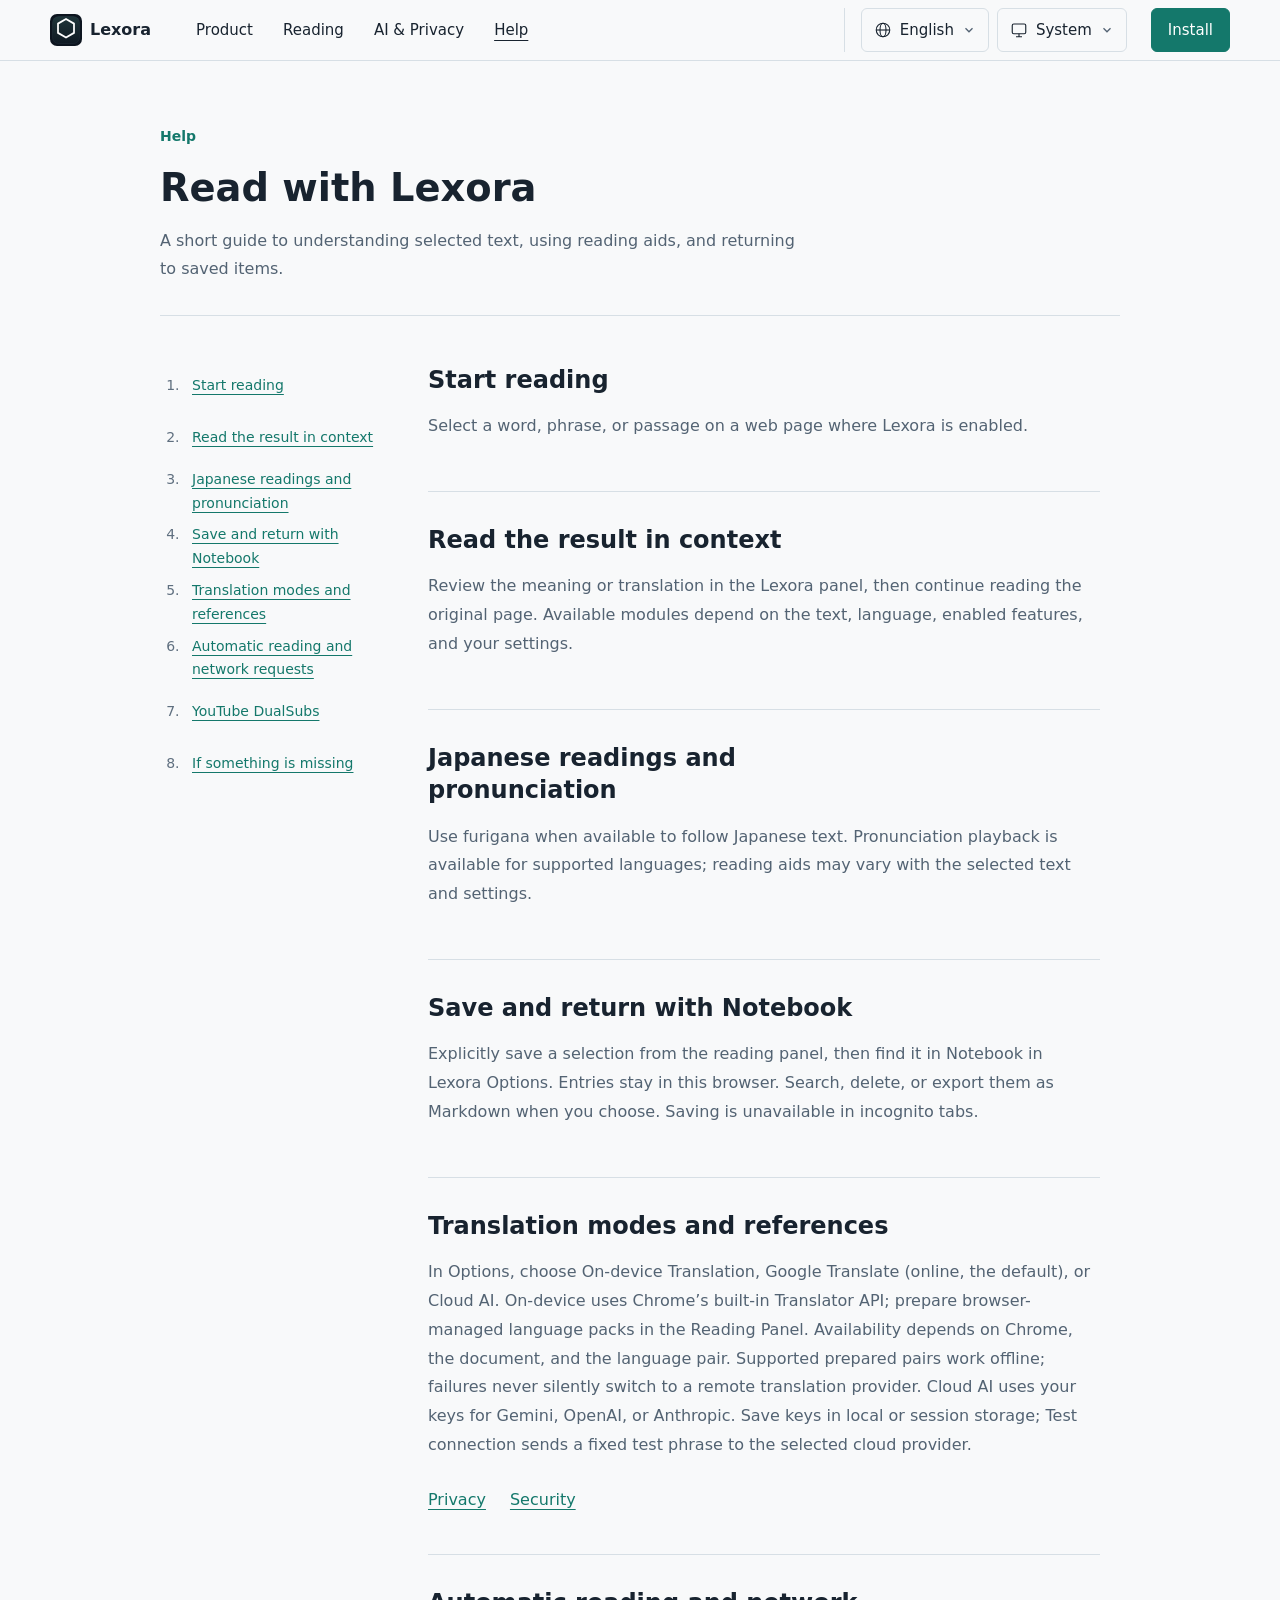
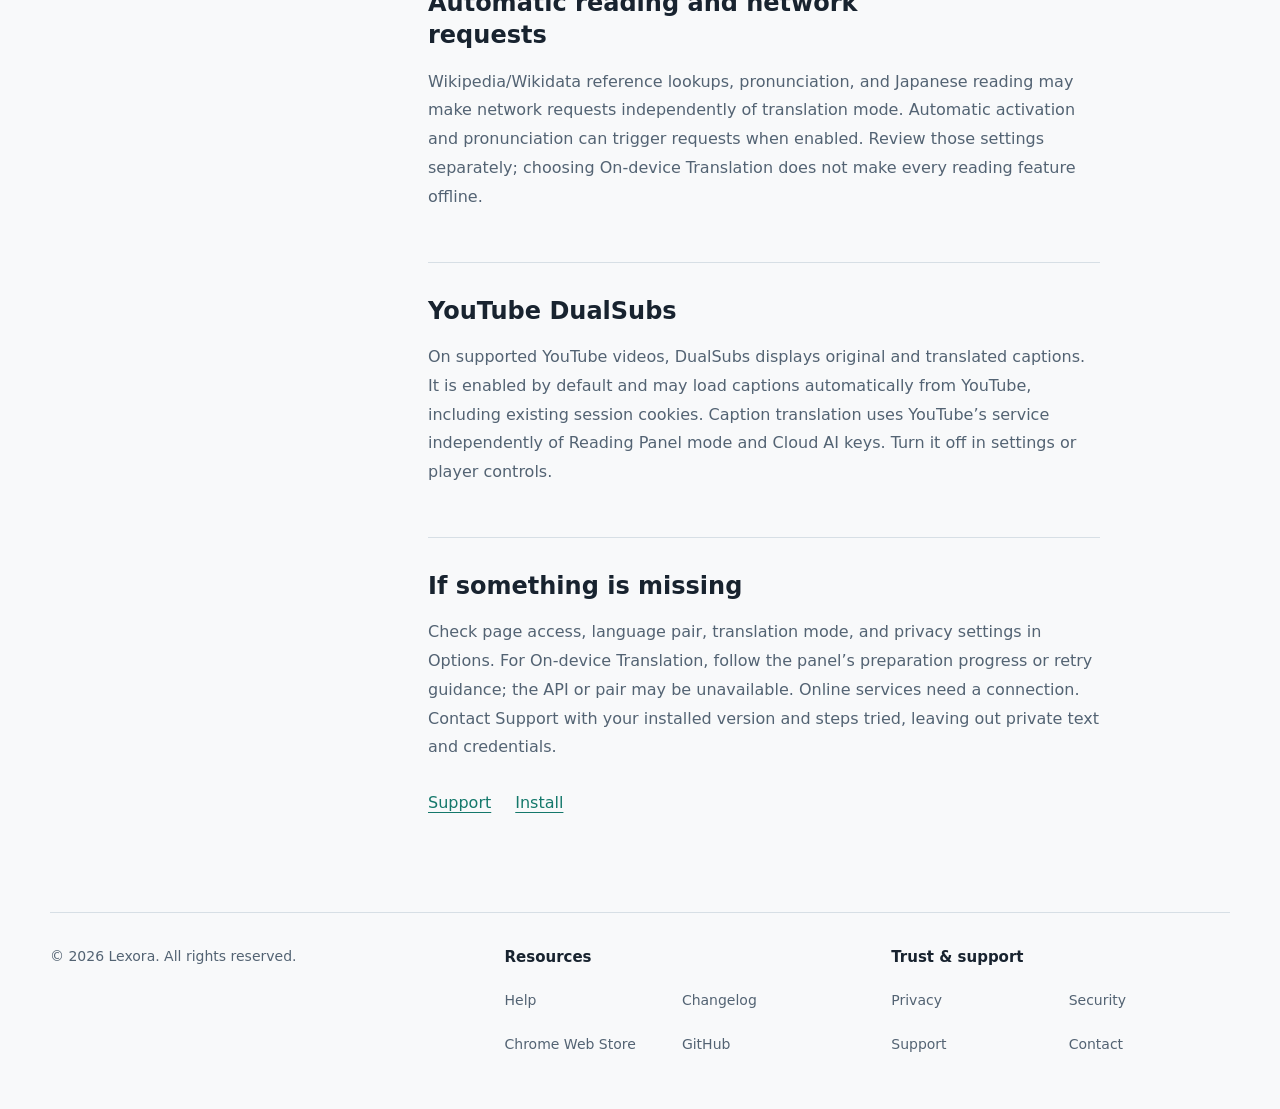
<file: help/index.html>
<!DOCTYPE html><html lang="en"> <head><meta charset="utf-8"><meta name="viewport" content="width=device-width, initial-scale=1.0"><title>Lexora Help</title><meta name="description" content="Learn how to read selected text with Lexora, use reading aids, and return to Notebook."><meta name="generator" content="Astro v6.4.8"><meta name="theme-color" content="#f8f9fa" media="(prefers-color-scheme: light)"><meta name="theme-color" content="#0d151f" media="(prefers-color-scheme: dark)"><script id="lx-theme-init">
      (function () {
        var preference = 'system';
        var colors = { light: '#f8f9fa', dark: '#0d151f' };
        var metas = document.querySelectorAll('meta[name="theme-color"]');
        function normalize(value) {
          return value === 'light' || value === 'dark' ? value : 'system';
        }
        function apply(value) {
          preference = normalize(value);
          if (preference === 'system') document.documentElement.removeAttribute('data-theme');
          else document.documentElement.setAttribute('data-theme', preference);
          // Keep media queries intact: they also follow OS changes without JavaScript.
          for (var i = 0; i < metas.length; i++) {
            var mode = preference === 'system'
              ? (metas[i].media.indexOf('dark') > -1 ? 'dark' : 'light')
              : preference;
            metas[i].setAttribute('content', colors[mode]);
          }
        }
        try { preference = normalize(localStorage.getItem('lx-theme')); } catch (e) {}
        apply(preference);
        // M2 can call this without duplicating preference or metadata handling.
        window.lexoraTheme = {
          getPreference: function () { return preference; },
          setPreference: function (value) {
            apply(value);
            try { localStorage.setItem('lx-theme', preference); } catch (e) {}
          }
        };
      })();
    </script><meta property="og:type" content="website"><meta property="og:site_name" content="Lexora"><meta property="og:title" content="Lexora Help"><meta property="og:description" content="Learn how to read selected text with Lexora, use reading aids, and return to Notebook."><meta property="og:url" content="https://lexora.sh/help/"><meta property="og:image" content="https://lexora.sh/og-default.svg"><meta name="twitter:card" content="summary_large_image"><meta name="twitter:title" content="Lexora Help"><meta name="twitter:description" content="Learn how to read selected text with Lexora, use reading aids, and return to Notebook."><meta name="twitter:image" content="https://lexora.sh/og-default.svg"><link rel="canonical" href="https://lexora.sh/help/"><link rel="icon" href="/favicon.svg" type="image/svg+xml"><style>.reading-guide{padding-bottom:var(--space-16)}.reading-guide h1,.reading-guide h2{letter-spacing:normal;overflow-wrap:anywhere}.guide-section{padding-top:var(--space-12)}.guide-section h2{font-size:var(--type-h2);line-height:var(--leading-heading);margin:0 0 var(--space-6);max-width:28ch}.guide-columns{display:grid;grid-template-columns:1fr 1fr;gap:var(--space-16);align-items:start}.guide-install-action .btn{white-space:normal;text-align:center}.guide-version{color:var(--color-muted);font-size:var(--type-small);margin-top:var(--space-6);max-width:45ch}.guide-steps{padding-left:var(--space-6);margin:0;color:var(--color-secondary)}.guide-steps li{padding-left:var(--space-2);margin-bottom:var(--space-6);line-height:var(--leading-body)}.guide-steps li::marker{color:var(--color-brand);font-weight:650}.guide-links{display:flex;flex-wrap:wrap;gap:var(--space-6)}.guide-links a,.guide-contents a{display:inline-flex;align-items:center;min-height:44px;color:var(--color-brand);text-decoration:underline;text-underline-offset:4px}.guide-contributor{margin-top:var(--space-12);border-top:1px solid var(--color-border)}.guide-contributor summary{cursor:pointer;padding:var(--space-3) 0;min-height:44px;font-size:var(--type-h3);font-weight:600;color:var(--color-secondary)}.guide-details{padding-top:var(--space-6)}.guide-details code{white-space:pre-wrap;overflow-wrap:anywhere;color:var(--color-text)}.guide-help-layout{display:grid;grid-template-columns:minmax(0,.65fr) minmax(0,1.35fr);gap:var(--space-16);align-items:start}.guide-contents ol{margin:0;padding-left:var(--space-6);color:var(--color-muted)}.guide-contents li{padding-left:var(--space-2);margin-bottom:var(--space-2)}.guide-topics section{scroll-margin-top:160px;margin-bottom:var(--space-12)}.guide-topics section:last-child{margin-bottom:0}@media(max-width:900px){.guide-columns,.guide-help-layout{grid-template-columns:1fr;gap:var(--space-8)}.guide-contents{padding-bottom:var(--space-6);border-bottom:1px solid var(--color-border)}}@media(max-width:767px){.guide-section{padding-top:var(--space-8)}.guide-contributor{margin-top:var(--space-8)}}.utility-page .guide-section{padding-top:var(--space-8)}.utility-page .page-hero+.guide-section{padding-top:0}.utility-page .guide-columns{grid-template-columns:minmax(0,1fr) minmax(0,1fr);gap:var(--space-12)}.utility-page .guide-install-action{padding:var(--space-6);background:var(--color-elevated);border:1px solid var(--color-border);border-radius:var(--radius-md)}.utility-page .guide-version{margin-bottom:0}.utility-page .guide-help-layout{grid-template-columns:minmax(0,220px) minmax(0,1fr);gap:var(--space-12)}.utility-page .guide-contents{font-size:var(--type-small)}.utility-page .guide-topics section{padding-bottom:var(--space-8);margin-bottom:var(--space-8);border-bottom:1px solid var(--color-border)}.utility-page .guide-topics section:last-child{padding-bottom:0;margin-bottom:0;border-bottom:0}.utility-page .guide-details{padding-top:var(--space-6)}@media(max-width:900px){.utility-page .guide-columns,.utility-page .guide-help-layout{grid-template-columns:minmax(0,1fr);gap:var(--space-6)}}
</style><link rel="stylesheet" href="/assets/BaseLayout.CO9qLpp7.css"></head> <body> <a class="skip-link" href="#top" data-i18n="shell_skip">Skip to content</a> <header class="topbar"> <div class="wrap topbar-inner"> <a class="brand" href="/" aria-label="Lexora home" data-i18n-aria="shell_home"> <span class="brand-mark" aria-hidden="true"><img src="/logo-mark.svg" alt="" width="32" height="32"></span> <span>Lexora</span> </a> <button type="button" class="menu-toggle" aria-controls="site-nav" aria-expanded="false" data-i18n="shell_menu">Menu</button> <div id="site-nav" class="shell-panel"> <nav class="nav" aria-label="Primary" data-i18n-aria="shell_primary"> <a href="/" data-i18n="nav_product">Product</a><a href="/#reading-workflow" data-i18n="nav_reading">Reading</a><a href="/#ai-privacy" data-i18n="nav_ai_privacy">AI &amp; Privacy</a><a href="/help" aria-current="page" data-i18n="shell_help">Help</a> </nav> <div class="shell-utilities"> <div class="shell-preference" data-preference> <button class="preference-trigger" type="button" aria-expanded="false" aria-controls="locale-options" aria-labelledby="locale-label locale-current" data-preference-trigger> <span id="locale-label" class="visually-hidden" data-i18n="shell_language">Language</span> <svg class="preference-icon" viewBox="0 0 24 24" width="18" height="18" fill="none" stroke="currentColor" stroke-width="1.5" aria-hidden="true"><circle cx="12" cy="12" r="9"></circle><ellipse cx="12" cy="12" rx="4" ry="9"></ellipse><path d="M3 12h18"></path></svg><span id="locale-current" data-locale-current>English</span><span data-locale-compact aria-hidden="true">EN</span><svg class="preference-chevron" viewBox="0 0 16 16" width="14" height="14" fill="none" stroke="currentColor" stroke-width="1.5" aria-hidden="true"><path d="m4 6 4 4 4-4"></path></svg> </button> <div id="locale-options" class="preference-options" role="group" aria-label="Language" data-i18n-aria="shell_language" hidden> <button type="button" data-lang-btn="en" lang="en" aria-pressed="false">English</button><button type="button" data-lang-btn="vi" lang="vi" aria-pressed="false">Tiếng Việt</button><button type="button" data-lang-btn="ja" lang="ja" aria-pressed="false">日本語</button><button type="button" data-lang-btn="ko" lang="ko" aria-pressed="false">한국어</button> </div> </div> <div class="shell-preference" data-preference> <button class="preference-trigger" type="button" aria-expanded="false" aria-controls="theme-options" aria-labelledby="appearance-label theme-current" data-preference-trigger> <span id="appearance-label" class="visually-hidden" data-i18n="shell_appearance">Appearance</span> <svg class="preference-icon" viewBox="0 0 24 24" width="18" height="18" fill="none" stroke="currentColor" stroke-width="1.5" aria-hidden="true"><rect x="3" y="4" width="18" height="13" rx="2"></rect><path d="M8 21h8m-4-4v4"></path></svg><span id="theme-current" data-theme-current data-i18n="shell_theme_system">System</span><svg class="preference-chevron" viewBox="0 0 16 16" width="14" height="14" fill="none" stroke="currentColor" stroke-width="1.5" aria-hidden="true"><path d="m4 6 4 4 4-4"></path></svg> </button> <div id="theme-options" class="preference-options" role="group" aria-label="Appearance" data-i18n-aria="shell_appearance" hidden> <button type="button" data-theme-option="system" aria-pressed="false" data-i18n="shell_theme_system">System</button> <button type="button" data-theme-option="light" aria-pressed="false" data-i18n="shell_theme_light">Light</button> <button type="button" data-theme-option="dark" aria-pressed="false" data-i18n="shell_theme_dark">Dark</button> </div> </div> </div> <a class="btn btn-primary shell-install" href="/install" data-i18n="nav_install">Install</a> </div> </div> </header> <script>
(function () {
  var header = document.querySelector('.topbar');
  var toggle = header.querySelector('.menu-toggle');
  var nav = header.querySelector('#site-nav');
  var compact = window.matchMedia('(max-width: 1199px)');
  var compactState = compact.matches;
  var resizeFocus = null;
  var preferences = Array.from(header.querySelectorAll('[data-preference]')).map(function (root) {
    return { root: root, trigger: root.querySelector('[data-preference-trigger]'), panel: root.querySelector('.preference-options') };
  });
  function closePreference(item, restoreFocus) {
    item.trigger.setAttribute('aria-expanded', 'false');
    item.panel.hidden = true;
    if (restoreFocus) item.trigger.focus();
  }
  function close(restoreFocus) {
    preferences.forEach(function (item) { closePreference(item, false); });
    header.removeAttribute('data-open');
    toggle.setAttribute('aria-expanded', 'false');
    if (restoreFocus) toggle.focus();
  }
  preferences.forEach(function (item) {
    item.trigger.addEventListener('click', function () {
      var open = item.panel.hidden;
      preferences.forEach(function (other) { closePreference(other, false); });
      item.panel.hidden = !open;
      item.trigger.setAttribute('aria-expanded', String(open));
    });
    item.panel.addEventListener('click', function (event) {
      if (event.target.closest('button')) closePreference(item, true);
    });
    item.root.addEventListener('focusout', function (event) {
      if (event.relatedTarget && !item.root.contains(event.relatedTarget)) closePreference(item, false);
    });
  });
  var themeButtons = Array.from(header.querySelectorAll('[data-theme-option]'));
  var themeCurrent = header.querySelector('[data-theme-current]');
  function syncTheme() {
    var value = window.lexoraTheme.getPreference();
    themeButtons.forEach(function (button) {
      var selected = button.getAttribute('data-theme-option') === value;
      button.setAttribute('aria-pressed', String(selected));
      if (selected) {
        themeCurrent.setAttribute('data-i18n', button.getAttribute('data-i18n'));
        themeCurrent.textContent = button.textContent;
      }
    });
  }
  if (window.lexoraTheme) {
    syncTheme();
    themeButtons.forEach(function (button) {
      button.addEventListener('click', function () {
        window.lexoraTheme.setPreference(button.getAttribute('data-theme-option'));
        syncTheme();
      });
    });
  }
  header.setAttribute('data-enhanced', '');
  toggle.addEventListener('click', function () {
    var open = toggle.getAttribute('aria-expanded') !== 'true';
    close(false);
    header.toggleAttribute('data-open', open);
    toggle.setAttribute('aria-expanded', String(open));
  });
  document.addEventListener('keydown', function (event) {
    if (event.key !== 'Escape') return;
    var openPreference = preferences.find(function (item) { return !item.panel.hidden; });
    if (openPreference) closePreference(openPreference, true);
    else if (header.hasAttribute('data-open')) close(true);
  });
  document.addEventListener('click', function (event) {
    preferences.forEach(function (item) {
      if (!item.root.contains(event.target)) closePreference(item, item.panel.contains(document.activeElement));
    });
    if (!header.contains(event.target)) close(nav.contains(document.activeElement));
  });
  header.addEventListener('focusout', function (event) {
    // CSS may blur a newly hidden control before the media-change callback.
    if (!event.relatedTarget && compact.matches !== compactState) resizeFocus = event.target;
    if (event.relatedTarget && !header.contains(event.relatedTarget)) close(false);
  });
  nav.addEventListener('click', function (event) {
    if (event.target.closest('a')) close(compact.matches);
  });
  compact.addEventListener('change', function () {
    var active = document.activeElement === document.body && resizeFocus ? resizeFocus : document.activeElement;
    resizeFocus = null;
    compactState = compact.matches;
    var preference = preferences.find(function (item) { return item.panel.contains(active); });
    close(false);
    if (compact.matches && nav.contains(active)) toggle.focus();
    else if (!compact.matches && active === toggle) nav.querySelector('a').focus();
    else if (preference) preference.trigger.focus();
  });
})();
</script> <main id="top" tabindex="-1">  <div class="utility-page reading-guide"> <section class="page-hero"> <div class="wrap"> <div class="utility-heading"> <div class="utility-eyebrow">  <span data-i18n="shell_help">Help</span> </div> <div class="page-copy"> <h1 data-i18n="help_title">Read with Lexora</h1> <p data-i18n="help_intro">A short guide to understanding selected text, using reading aids, and returning to saved items.</p>  </div> </div> </div> </section> <div class="wrap guide-section guide-help-layout"> <nav class="guide-contents" aria-label="Help" data-i18n-aria="shell_help"> <ol><li><a href="#start-reading" data-i18n="guide_start">Start reading</a></li><li><a href="#read-result" data-i18n="help_result_title">Read the result in context</a></li><li><a href="#reading-aids" data-i18n="help_reading_title">Japanese readings and pronunciation</a></li><li><a href="#notebook" data-i18n="help_save_title">Save and return with Notebook</a></li><li><a href="#providers" data-i18n="help_provider_title">Translation modes and references</a></li><li><a href="#network" data-i18n="help_network_title">Automatic reading and network requests</a></li><li><a href="#dualsubs" data-i18n="help_dualsubs_title">YouTube DualSubs</a></li><li><a href="#troubleshooting" data-i18n="help_trouble_title">If something is missing</a></li></ol> </nav> <div class="prose-shell guide-topics"> <section id="start-reading" aria-labelledby="start-reading-title"> <h2 id="start-reading-title" data-i18n="guide_start">Start reading</h2> <p data-i18n="guide_select">Select a word, phrase, or passage on a web page where Lexora is enabled.</p>   </section><section id="read-result" aria-labelledby="read-result-title"> <h2 id="read-result-title" data-i18n="help_result_title">Read the result in context</h2> <p data-i18n="help_result_body">Review the meaning or translation in the Lexora panel, then continue reading the original page. Available modules depend on the text, language, enabled features, and your settings.</p>   </section><section id="reading-aids" aria-labelledby="reading-aids-title"> <h2 id="reading-aids-title" data-i18n="help_reading_title">Japanese readings and pronunciation</h2> <p data-i18n="help_reading_body">Use furigana when available to follow Japanese text. Pronunciation playback is available for supported languages; reading aids may vary with the selected text and settings.</p>   </section><section id="notebook" aria-labelledby="notebook-title"> <h2 id="notebook-title" data-i18n="help_save_title">Save and return with Notebook</h2> <p data-i18n="help_save_body">Explicitly save a selection from the reading panel, then find it in Notebook in Lexora Options. Entries stay in this browser. Search, delete, or export them as Markdown when you choose. Saving is unavailable in incognito tabs.</p>   </section><section id="providers" aria-labelledby="providers-title"> <h2 id="providers-title" data-i18n="help_provider_title">Translation modes and references</h2> <p data-i18n="help_provider_body">In Options, choose On-device Translation, Google Translate (online, the default), or Cloud AI. On-device uses Chrome’s built-in Translator API; prepare browser-managed language packs in the Reading Panel. Availability depends on Chrome, the document, and the language pair. Supported prepared pairs work offline; failures never silently switch to a remote translation provider. Cloud AI uses your keys for Gemini, OpenAI, or Anthropic. Save keys in local or session storage; Test connection sends a fixed test phrase to the selected cloud provider.</p> <div class="guide-links"> <a href="/privacy" data-i18n="footer_privacy">Privacy</a> <a href="/security" data-i18n="footer_security">Security</a> </div>  </section><section id="network" aria-labelledby="network-title"> <h2 id="network-title" data-i18n="help_network_title">Automatic reading and network requests</h2> <p data-i18n="help_network_body">Wikipedia/Wikidata reference lookups, pronunciation, and Japanese reading may make network requests independently of translation mode. Automatic activation and pronunciation can trigger requests when enabled. Review those settings separately; choosing On-device Translation does not make every reading feature offline.</p>   </section><section id="dualsubs" aria-labelledby="dualsubs-title"> <h2 id="dualsubs-title" data-i18n="help_dualsubs_title">YouTube DualSubs</h2> <p data-i18n="help_dualsubs_body">On supported YouTube videos, DualSubs displays original and translated captions. It is enabled by default and may load captions automatically from YouTube, including existing session cookies. Caption translation uses YouTube’s service independently of Reading Panel mode and Cloud AI keys. Turn it off in settings or player controls.</p>   </section><section id="troubleshooting" aria-labelledby="troubleshooting-title"> <h2 id="troubleshooting-title" data-i18n="help_trouble_title">If something is missing</h2> <p data-i18n="help_trouble_body">Check page access, language pair, translation mode, and privacy settings in Options. For On-device Translation, follow the panel’s preparation progress or retry guidance; the API or pair may be unavailable. Online services need a connection. Contact Support with your installed version and steps tried, leaving out private text and credentials.</p>  <div class="guide-links"> <a href="/support" data-i18n="footer_support">Support</a> <a href="/install" data-i18n="install_hero_badge">Install</a> </div> </section> </div> </div> </div>  </main> <footer class="footer"> <div class="wrap footer-inner"> <div>&copy; 2026 Lexora. <span data-i18n="footer_rights">All rights reserved.</span></div> <div class="footer-group"> <strong data-i18n="shell_resources">Resources</strong> <div class="footer-links"> <a href="/help" data-i18n="shell_help">Help</a> <a href="/changelog" data-i18n="shell_changelog">Changelog</a> <a href="https://chromewebstore.google.com/detail/lexora-language-assistant/fbobmnpemmhjjloalogeaapfceefgopf" target="_blank" rel="noreferrer" data-i18n="footer_chrome">Chrome Web Store</a> <a href="https://github.com/lexora-project/lexora" target="_blank" rel="noreferrer">GitHub</a> </div> </div> <div class="footer-group"> <strong data-i18n="shell_trust">Trust & support</strong> <div class="footer-links"> <a href="/privacy" data-i18n="footer_privacy">Privacy</a> <a href="/security" data-i18n="footer_security">Security</a> <a href="/support" data-i18n="footer_support">Support</a> <a href="mailto:lexora.dev@proton.me" data-i18n="footer_contact">Contact</a> </div> </div> </div> </footer>  <script type="application/json" id="lx-i18n">{"defaultLocale":"en","locales":["en","vi","ja","ko"],"translations":{"en":{"release_193_title":"Reliability and consistency","release_193_summary":"Lexora v0.19.3 is published and publicly available on the Chrome Web Store. Public availability was confirmed on October 16, 2026.","release_193_0":"More reliable Notebook saves, duplicate detection across websites, and bookmark synchronization between tabs.","release_193_1":"Fixed incorrect cached translations for long selections that share the same beginning.","release_193_2":"More reliable settings persistence across contexts, with clear errors when a save fails.","release_193_3":"Improved YouTube DualSubs loading and language changes. Temporary rate limits can still require a short wait before retrying.","release_193_4":"Restored reliable Wikipedia references when enabled.","release_193_5":"Improved selection handling in embedded frames after the background worker restarts.","release_193_6":"Completed Notebook labels, filters, notices, and controls across all ten interface languages.","release_193_7":"Removed verified obsolete extension code and unused website content.","release_192_title":"Stability and recovery","release_192_summary":"Lexora v0.19.2 is published and publicly available on the Chrome Web Store. Public availability was confirmed on October 15, 2026.","release_192_0":"Keep Cloud AI provider selection and saved credentials consistent.","release_192_1":"Recover stalled translation loading with bounded requests and retries that preserve the current selection.","release_192_2":"Restore reading panel and selection handling after browser back/forward navigation, including BFCache restores.","release_192_3":"Clear stale YouTube DualSubs text when subtitle timing, video, or language changes invalidate a cue.","release_192_4":"DualSubs controls follow the selected interface language across 10 existing locales; no translation target languages are added.","release_191_title":"Popup and update awareness","release_191_summary":"Lexora v0.19.1 is published and publicly available on the Chrome Web Store. Public availability was confirmed on October 10, 2026.","release_191_0":"Improved the browser toolbar popup UI with clear feature status, settings access, and compact secondary links.","release_191_1":"The popup dynamically displays the installed extension version from the manifest.","release_191_2":"Genuine extension upgrades show an update announcement and a NEW toolbar badge until acknowledged. First installation, startup, popup reopening, and same-version reload do not create a new announcement.","release_191_3":"Bundled What’s New release notes work offline. Opening the notice’s What’s New link or dismissing the notice acknowledges the installed version.","release_191_4":"Improved YouTube DualSubs popup controls and contextual player-control guidance, with keyboard navigation, focus indicators, and accessible switches.","v3_layer":"The reading layer","polish_sentence":"Meaning takes shape in the words around it.","polish_passage":"A familiar word can reveal something new. Read it in the wider passage, and the connections become clearer.","v3_concept":"Conceptual reading flow","v3_article":"The page you are reading","v3_selection":"A phrase worth understanding","v3_meaning":"Meaning","v3_context":"Context","v3_reading":"Reading","v3_layer_body":"A little clarity, right beside your selection.","v3_resume":"Back to the page. On with your reading.","v3_flow_title":"Select. Understand. Keep reading.","v3_flow_body":"Help appears where you need it. The page stays your destination.","v3_select":"Select","v3_understand":"Understand","v3_continue":"Keep reading","v3_continue_body":"Close the layer and return to the original page with a clearer understanding.","v3_context_title":"Not every selection asks the same question.","v3_context_body":"From a single term to a longer passage, explore meaning in context. Available assistance depends on the text, language, and your settings.","v3_term":"Term","v3_phrase":"Phrase","v3_sentence":"Sentence","v3_passage":"Passage","v3_grounding":"Meaning, pronunciation, reading, and reference context — as the selection calls for them.","v3_japanese":"Japanese reading","v3_japanese_title":"Stay close to the original.","v3_japanese_body":"Follow Japanese text with furigana and reading aids when available. Connect the original words to their reading and meaning, in your chosen language context.","v3_original":"Original text","v3_japanese_caption":"Original text and its reading, held together.","v3_cloud":"Cloud AI","v3_google":"Google Translate","v3_ondevice":"On-device Translation","v3_cloud_note":"Your API keys","v3_google_note":"Online translation","v3_ondevice_note":"Chrome language packs","v3_routing":"Three translation modes","v3_save_title":"Keep what matters.","v3_save_body":"Choose what to save to Notebook after reading. Saved items stay in this browser, ready to revisit or export as Markdown when you choose.","v3_saved_term":"A saved term","v3_saved_phrase":"A saved phrase","v3_saved_sentence":"A saved sentence","v3_export":"Revisit or export as Markdown","v3_trust_title":"Your reading. Your control.","v3_no_account":"No account required","v3_ondevice_available":"On-device Translation","v3_explicit":"Configured routing","v3_telemetry":"No hidden telemetry","help_network_title":"Automatic reading and network requests","help_network_body":"Wikipedia/Wikidata reference lookups, pronunciation, and Japanese reading may make network requests independently of translation mode. Automatic activation and pronunciation can trigger requests when enabled. Review those settings separately; choosing On-device Translation does not make every reading feature offline.","help_dualsubs_title":"YouTube DualSubs","help_dualsubs_body":"On supported YouTube videos, DualSubs displays original and translated captions. It is enabled by default and may load captions automatically from YouTube, including existing session cookies. Caption translation uses YouTube’s service independently of Reading Panel mode and Cloud AI keys. Turn it off in settings or player controls.","release_184_title":"More reliable reading and translation","release_184_summary":"Lexora v0.18.4 improves reading-panel reliability and translation timeout handling. It is available publicly on the Chrome Web Store.","release_184_0":"Dismissed selections stay closed instead of unexpectedly reopening.","release_184_1":"Keep the active reading session consistent while the panel opens, and prevent outdated results from returning after it is cleared.","release_184_2":"Apply Google translation timeouts while the response is being read and processed.","release_183_title":"Submitted to Chrome Web Store for public listing review","release_183_summary":"Lexora v0.18.3 has been submitted to the Chrome Web Store review queue for a public listing. The extension will be available for public install after review approval.","release_183_0":"Submitted for Chrome Web Store public listing review.","release_183_1":"Public listing will update after review approval.","release_183_2":"The existing unlisted listing remains accessible at the current Chrome Web Store URL.","release_180_title":"Approved and published on Chrome Web Store (unlisted)","release_180_summary":"Lexora v0.18.0 has been approved and published on the Chrome Web Store as an unlisted item. Install directly from the Chrome Web Store. No Developer Mode required.","release_180_0":"Approved and published on the Chrome Web Store (unlisted).","release_180_1":"Install directly from the Chrome Web Store. No Developer Mode required.","release_180_2":"Provider routing and reading surface refinements included in this release.","release_87_title":"M17.6 frozen handoff","release_87_summary":"Reading surface clarity pass. Module framing, header-band clarity, and cross-surface visual cohesion stabilized for the extension baseline.","release_87_0":"M17.6 archived as completed handoff.","release_87_1":"M18 marked active in roadmap.","release_87_2":"Visual identity system carried forward into the next feature phase.","release_86_title":"Post-M15 frozen handoff","release_86_summary":"UI system convergence baseline established before M16 and M17 refinement work.","release_86_0":"Shared UI token foundation consolidated.","release_86_1":"Popup and options shell convergence completed.","release_86_2":"Interaction semantics corrected for refined-state handling.","release_190_title":"Browser-native Translation","release_190_summary":"Lexora v0.19.0 is published and publicly available on the Chrome Web Store. Public availability was confirmed on October 9, 2026.","release_190_0":"Added On-device Translation using Chrome’s built-in Translator API, with in-panel language-pack preparation, progress, cancellation, and retry guidance.","release_190_1":"Choose On-device Translation, online Google Translate, or Cloud AI with user-supplied Gemini, OpenAI, or Anthropic keys. Supported prepared pairs can translate offline on-device; failures never silently select a remote provider.","release_190_2":"Improved Cloud AI connection handling and translation-mode persistence. Removed Ollama and custom endpoint support; legacy endpoint selections migrate to On-device Translation.","release_190_3":"Reading Panel, Japanese reading and pronunciation, Wikipedia/Wikidata, Notebook, and YouTube DualSubs remain available with their own settings and network behavior.","shell_appearance":"Appearance","shell_theme_system":"System","shell_theme_light":"Light","shell_theme_dark":"Dark","release_intro":"Public release notes for the Lexora extension.","release_version":"Version","release_current":"Available on Chrome Web Store","release_historical":"Historical release","guide_intro":"Install from the Chrome Web Store, then start with a selection on a web page.","guide_start":"Start reading","guide_select":"Select a word, phrase, or passage on a web page where Lexora is enabled.","guide_help":"Need a hand?","guide_help_body":"Use Help to get started, or contact Support if installation or reading does not work as expected.","guide_dev_enable":"Open this address in Chrome and enable Developer Mode.","guide_dev_load":"Choose Load unpacked, then select this folder inside the extracted package.","help_title":"Read with Lexora","help_intro":"A short guide to understanding selected text, using reading aids, and returning to saved items.","help_result_title":"Read the result in context","help_result_body":"Review the meaning or translation in the Lexora panel, then continue reading the original page. Available modules depend on the text, language, enabled features, and your settings.","help_reading_title":"Japanese readings and pronunciation","help_reading_body":"Use furigana when available to follow Japanese text. Pronunciation playback is available for supported languages; reading aids may vary with the selected text and settings.","help_save_title":"Save and return with Notebook","help_save_body":"Explicitly save a selection from the reading panel, then find it in Notebook in Lexora Options. Entries stay in this browser. Search, delete, or export them as Markdown when you choose. Saving is unavailable in incognito tabs.","help_provider_title":"Translation modes and references","help_provider_body":"In Options, choose On-device Translation, Google Translate (online, the default), or Cloud AI. On-device uses Chrome’s built-in Translator API; prepare browser-managed language packs in the Reading Panel. Availability depends on Chrome, the document, and the language pair. Supported prepared pairs work offline; failures never silently switch to a remote translation provider. Cloud AI uses your keys for Gemini, OpenAI, or Anthropic. Save keys in local or session storage; Test connection sends a fixed test phrase to the selected cloud provider.","help_trouble_title":"If something is missing","help_trouble_body":"Check page access, language pair, translation mode, and privacy settings in Options. For On-device Translation, follow the panel’s preparation progress or retry guidance; the API or pair may be unavailable. Online services need a connection. Contact Support with your installed version and steps tried, leaving out private text and credentials.","home_intro":"A browser companion for reading","home_title":"Understand more. Keep reading.","home_workflow_link":"See how it works","home_select_body":"Select a word, phrase, or passage on the page you are reading.","home_assist_body":"Explore meaning or translation, pronunciation or readings, and reference context. Available modules depend on the text, language, and your settings.","home_trust_body":"Review translation and privacy settings alongside automatic reading workflows. Wikipedia/Wikidata, pronunciation, Japanese reading, and YouTube subtitles can make separate network requests, even with On-device Translation selected. API keys stay in your chosen local or session storage and authenticate provider requests directly.","home_ai_title":"Choose how you translate","home_ai_body":"In v0.19.3, choose On-device Translation with Chrome’s built-in Translator API and browser-managed language packs, online Google Translate, or Cloud AI with Gemini, OpenAI, or Anthropic and your own API keys. Supported prepared language pairs can translate offline on-device. On-device failures never silently switch to a remote translation provider.","home_install_title":"Bring Lexora to your next read","home_release":"Product version · Available","shell_menu":"Menu","shell_skip":"Skip to content","shell_primary":"Primary","shell_language":"Language","shell_home":"Lexora home","shell_resources":"Resources","shell_help":"Help","shell_changelog":"Changelog","shell_trust":"Trust & support","nav_product":"Product","nav_reading":"Reading","nav_ai_privacy":"AI & Privacy","nav_install":"Install","hero_eyebrow":"v0.19.3 · Available on Chrome Web Store","hero_lead":"Lexora helps you understand selected web content in context without leaving the page.","hero_cta_install":"Install from Chrome Web Store","pill_reading":"Reading","install_hero_badge":"Install","install_hero_title":"Install Lexora","install_store_title":"Install from the Chrome Web Store.","install_notice_body":"Lexora v0.19.3 is published and publicly available on the Chrome Web Store. Public availability was confirmed on October 16, 2026.","install_store_cta":"Open Chrome Web Store","install_chrome_step_0":"Open the Chrome Web Store listing for Lexora.","install_chrome_step_1":"Click \"Add to Chrome\" and confirm the permissions prompt.","install_chrome_step_2":"Pin the Lexora icon to the Chrome toolbar for quick access.","install_current_version_label":"Product version","install_store_status_value":"v0.19.3 published — public","install_dev_section_title":"Developer Mode install: contributors only","install_dev_section_body":"These steps are for contributors building and testing Lexora locally. Normal users should use the Chrome Web Store.","install_dev_step_0":"Obtain the extension package from the project maintainer.","install_dev_step_1":"Extract the package to a local folder.","install_dev_step_4":"Open the extension options page to configure languages, providers, and privacy settings.","privacy_hero_badge":"Privacy","privacy_hero_title":"Privacy","privacy_hero_body":"Lexora is explicit about where your text goes and what happens to it.","privacy_version":"Policy for Lexora v0.19.0 · Updated October 9, 2026.","privacy_process_title":"What Lexora processes","privacy_process_body":"Lexora processes selected text and bounded reading context to provide translation, reading assistance, and pronunciation. Depending on the feature, context can include nearby text, a page or section title, and relevant link information. It does not collect a passive browsing history or upload whole pages for translation.","privacy_process_trigger":"In the default Confirm mode, you select text and click the Lexora chip to open the panel. If you choose automatic activation, selecting text opens the panel and starts enabled features automatically. Enabled Wikipedia lookup, automatic pronunciation, and YouTube DualSubs can make requests within their workflows without a separate click for every request.","privacy_where_title":"Three translation modes","privacy_where_body":"Your translation mode controls the translation route. Other enabled features have their own network behavior.","privacy_where_local_label":"On-device Translation","privacy_where_local_body":"Translation runs locally in the Reading Panel using Chrome’s Translator API. Translation text is not sent to a remote translation provider, and errors do not trigger remote translation fallback. Chrome may download browser-managed language packs when you prepare a supported language pair. This mode does not make Wikipedia, pronunciation, or YouTube offline.","privacy_where_translation_label":"Google Translate","privacy_where_translation_body":"Selected text is sent directly to Google’s translation service (translate.googleapis.com), along with source and target language information. This mode does not require or load Cloud AI keys.","privacy_where_cloud_label":"Cloud AI","privacy_where_cloud_body":"Optional translation sends selected text and relevant bounded context, such as nearby text, page or section titles, and glossary hints, directly to the selected OpenAI, Google Gemini, or Anthropic provider over HTTPS using your own API key. Only the selected provider and its key in the chosen storage mode are used. A missing key produces a configuration error; Cloud AI does not silently switch providers or fall back to Google Translate.","privacy_where_note":"Google Translate is the default translation mode. On-device and Google translation do not use Cloud AI credentials. Test connection is a separate action that sends fixed test text to the chosen cloud provider using your key. Lexora does not operate a server or proxy for these requests.","privacy_services_title":"Other reading services","privacy_where_public_label":"Wikipedia and Wikidata","privacy_where_public_body":"When Wikipedia is enabled, selection-derived search terms, article titles, or relevant Wikipedia links can be sent to Wikipedia to retrieve reference context. Wikidata receives entity identifiers (QIDs) to find articles in other languages. Resolution can make several requests automatically; some lookup or excerpt translation paths also use Google Translate independently of the selected translation mode.","privacy_speech_label":"Pronunciation and Japanese reading","privacy_speech_body":"Audio playback can send source or translated text to Google TTS (translate.googleapis.com or translate.google.com). Automatic pronunciation can do this when enabled. A browser speech fallback may use a local or remote voice, depending on the browser and voice. Japanese reading fallback can send text to Google’s service.","privacy_local_label":"Local reading aids","privacy_local_body":"Bundled Japanese tokenization, furigana, and English IPA lookup run locally. Panel rendering and subtitle synchronization also run locally.","privacy_youtube_title":"YouTube DualSubs","privacy_youtube_body":"On YouTube, DualSubs reads video and caption-track information and fetches source and translated captions from YouTube’s timedtext service. Requests include video/track identifiers and language choices and can include your existing YouTube session cookies. DualSubs is enabled by default and can load captions automatically on supported video pages; you can turn it off in settings or the player controls. Caption translation uses YouTube’s service independently of the Reading Panel translation mode and Cloud AI keys. Caption cues are held in the page session for display and synchronization, rather than uploaded to Lexora.","privacy_storage_title":"API keys, storage, and retention","privacy_storage_keys":"Settings and DualSubs preferences are stored in chrome.storage.local in your browser profile. User-provided Cloud AI keys are stored separately in chrome.storage.local (persistent, the default) or chrome.storage.session (temporary for the browser session), according to your choice. Lexora does not sync these through chrome.storage.sync. Keys authenticate requests directly to the relevant provider; they are not sent to Lexora. You can clear saved keys in settings. Browser extension storage is not an encrypted password vault.","privacy_storage_notebook":"Notebook saves are explicit. Entries contain selected text, translation, language pair, selection type, source hostname, and saved date, plus optional explanation, a bounded context snippet, and review metadata. Entries remain in local extension storage until deleted or the extension is removed. You can delete individual entries or all entries, or export Markdown locally. Export excludes full page URLs, page titles, API keys, and diagnostics. Saving from incognito tabs is blocked. Exported files remain under your control and are not removed when you delete Notebook entries.","privacy_storage_cache":"Reading results, translations, lookup data, and subtitle cues may be held in temporary in-memory caches or active UI state. Cache lifetimes vary by feature; Lexora does not promise immediate erasure after each request. On-device translation does not add a translation-result cache. External providers receive normal connection metadata such as your IP address and may retain requests under their own terms and account settings. Lexora cannot delete their records or promise zero retention or no model training by a provider.","privacy_not_title":"What Lexora does not do","privacy_not_0":"Lexora does not sell user data or use it for advertising, credit decisions, or data brokerage.","privacy_not_1":"Lexora does not require a Lexora account to use the extension. Cloud providers may require their own accounts and billing.","privacy_not_2":"Lexora does not include analytics or remote telemetry collection. Local console diagnostics can contain operational metadata and errors; they are not sent to a Lexora telemetry service.","privacy_not_3":"Lexora does not operate a backend that collects your selected text, API keys, Notebook, or browsing history.","privacy_controls_title":"Privacy controls and redaction","privacy_controls_body":"Use settings to choose the translation mode and control Wikipedia, automatic activation, automatic pronunciation, and YouTube DualSubs.","privacy_controls_0":"Choose On-device Translation to keep translation text local, and review other enabled features separately.","privacy_controls_1":"Choose session-only key storage or clear saved keys; delete Notebook entries when no longer needed.","privacy_controls_2":"Redaction settings replace recognized email addresses, IPv4-shaped addresses, and certain known secret-key patterns in supported outbound translation, Cloud AI context, Wikipedia query, and Japanese reading paths. Email and secret-pattern redaction are on by default; IP redaction is off by default.","privacy_controls_note":"Redaction is pattern-based, not a guarantee of anonymization: it does not recognize every secret or sensitive detail. It does not apply universally to all network paths, including pronunciation audio, direct article links, and YouTube caption requests. Avoid selecting confidential text for external processing.","privacy_limited_title":"Chrome Web Store Limited Use","privacy_limited_body":"Lexora’s use and transfer of user data, including information received from Google APIs, adheres to the Chrome Web Store User Data Policy, including its Limited Use requirements. Data is used only to provide the disclosed reading, translation, pronunciation, subtitle, and Notebook features. Transfers to providers described here are limited to what those features need.","privacy_limited_link":"Chrome Web Store User Data Policy — Limited Use","privacy_site_title":"This website","privacy_site_body":"lexora.sh is a static site hosted on GitHub Pages. It does not set tracking cookies, collect form submissions, or run analytics. Your language and theme preferences are stored locally in your browser. Hosting and external service providers may process normal request metadata under their own policies. Contact is by email link; information you choose to send by email is handled to respond to your inquiry.","privacy_contact_title":"Contact","privacy_contact_body":"Privacy questions or data-handling concerns:","support_hero_badge":"Support","support_hero_title":"Support","support_hero_body":"If something is not working, here is where to go.","support_contact_title":"Contact","support_contact_body":"Reach the Lexora team at:","support_paths_title":"Support paths","support_path_general_label":"General usage","support_path_general_body":"install questions, language settings, provider setup","support_path_bug_label":"Bug reports","support_path_bug_body":"reproducible issues with extension behavior","support_path_security_label":"Security reports","support_path_security_body":"report sensitive issues privately. See the","support_path_security_link":"security page","support_path_feedback_label":"Feature feedback","support_path_feedback_body":"suggestions related to reading flow, language workflow, or interface behavior","support_bug_title":"For bug reports, include:","support_bug_0":"browser name and version","support_bug_1":"Lexora version (visible in the extension options page)","support_bug_2":"operating system","support_bug_3":"language pair (source and target language)","support_bug_4":"provider mode (which translation or AI provider is active)","support_bug_5":"reproduction steps","security_hero_badge":"Security","security_hero_title":"Security","security_hero_body":"Security-sensitive issues should be reported privately, not posted publicly.","security_report_title":"Reporting a vulnerability","security_report_body":"Do not post security vulnerabilities publicly: not in GitHub issues, not in public forums, not in social channels. Report sensitive issues by email to:","security_useful_title":"What a useful report includes","security_useful_0":"affected Lexora version","security_useful_1":"browser name and version","security_useful_2":"operating system","security_useful_3":"reproduction steps or a concise proof of concept","security_useful_4":"impact assessment","security_areas_title":"Security-relevant areas in Lexora","security_area_provider_label":"Provider routing","security_area_provider_body":"unintended routing of selected text to external services","security_area_selected_label":"Selected-text handling","security_area_selected_body":"unsafe outbound transmission or unintended exposure of selected content","security_area_message_label":"Extension message boundaries","security_area_message_body":"message spoofing or boundary confusion between page context and extension context","security_area_token_label":"Token and key leakage","security_area_token_body":"AI provider keys or credentials exposed or logged","security_area_privacy_label":"Settings and privacy bypasses","security_area_privacy_body":"circumventing user-configured privacy controls or provider restrictions","security_response_title":"Response","security_response_body":"We will acknowledge security reports and coordinate disclosure timing with the reporter. Public credit is available if desired.","notfound_badge":"Not found","notfound_title":"That page is not here.","notfound_body":"Return to the Lexora homepage to continue.","notfound_cta":"Back to homepage","footer_chrome":"Chrome Web Store","footer_privacy":"Privacy","footer_security":"Security","footer_support":"Support","footer_contact":"Contact","footer_rights":"All rights reserved."},"vi":{"release_193_title":"Độ tin cậy và tính nhất quán","release_193_summary":"Lexora v0.19.3 đã được phát hành công khai trên Chrome Web Store. Khả năng cài đặt công khai được xác nhận ngày 16 tháng 10 năm 2026.","release_193_0":"Lưu Notebook đáng tin cậy hơn, nhận diện nội dung trùng lặp giữa các website và đồng bộ trạng thái dấu trang giữa các tab.","release_193_1":"Sửa lỗi dùng nhầm bản dịch đã lưu đệm cho các vùng chọn dài có phần đầu giống nhau.","release_193_2":"Lưu cài đặt nhất quán hơn giữa các ngữ cảnh, với thông báo rõ ràng khi lưu thất bại.","release_193_3":"Cải thiện tải phụ đề và chuyển ngôn ngữ trong YouTube DualSubs. Giới hạn tần suất tạm thời vẫn có thể yêu cầu chờ một lúc trước khi thử lại.","release_193_4":"Khôi phục tham chiếu Wikipedia đáng tin cậy khi tính năng được bật.","release_193_5":"Cải thiện xử lý vùng chọn trong khung nhúng sau khi tiến trình nền khởi động lại.","release_193_6":"Hoàn thiện nhãn, bộ lọc, thông báo và điều khiển Notebook trong cả mười ngôn ngữ giao diện.","release_193_7":"Loại bỏ mã tiện ích đã xác nhận không còn sử dụng và nội dung website không cần thiết.","release_192_title":"Ổn định và khôi phục","release_192_summary":"Lexora v0.19.2 đã được phát hành công khai trên Chrome Web Store. Khả năng cài đặt công khai được xác nhận ngày 15 tháng 10 năm 2026.","release_192_0":"Giữ nhất quán nhà cung cấp Cloud AI đã chọn và thông tin xác thực đã lưu.","release_192_1":"Khôi phục khi dịch bị kẹt ở trạng thái tải, với thời hạn xử lý và thử lại vẫn giữ đúng vùng chọn hiện tại.","release_192_2":"Khôi phục bảng đọc và xử lý vùng chọn khi dùng nút Quay lại/Tiến tới, bao gồm khôi phục từ BFCache.","release_192_3":"Xóa phụ đề DualSubs cũ trên YouTube khi thời gian hiển thị, video hoặc ngôn ngữ thay đổi làm phụ đề không còn hợp lệ.","release_192_4":"Các điều khiển DualSubs theo ngôn ngữ giao diện đã chọn trong 10 ngôn ngữ hiện có; không thêm ngôn ngữ đích dịch.","release_191_title":"Popup và thông báo cập nhật","release_191_summary":"Lexora v0.19.1 đã được phát hành công khai trên Chrome Web Store. Khả năng cài đặt công khai được xác nhận ngày 10 tháng 10 năm 2026.","release_191_0":"Cải thiện giao diện popup trên thanh công cụ trình duyệt, hiển thị rõ trạng thái tính năng, lối vào cài đặt và các liên kết phụ gọn gàng.","release_191_1":"Popup tự động hiển thị phiên bản tiện ích đang cài đặt từ manifest.","release_191_2":"Khi tiện ích thực sự được nâng cấp, thông báo cập nhật và huy hiệu NEW trên thanh công cụ xuất hiện cho đến khi được xác nhận. Cài đặt lần đầu, khởi động, mở lại popup và tải lại cùng phiên bản không tạo thông báo mới.","release_191_3":"Ghi chú phát hành Có gì mới được đóng gói sẵn và hoạt động ngoại tuyến. Mở liên kết Có gì mới trong thông báo hoặc đóng thông báo sẽ xác nhận phiên bản đang cài đặt.","release_191_4":"Cải thiện các điều khiển YouTube DualSubs trong popup và hướng dẫn điều khiển trình phát theo ngữ cảnh, cùng điều hướng bàn phím, chỉ báo tiêu điểm và công tắc dễ tiếp cận.","v3_layer":"Lớp hỗ trợ đọc","polish_sentence":"Ý nghĩa được định hình bởi những từ xung quanh.","polish_passage":"Một từ quen thuộc có thể gợi mở điều mới. Đọc trong cả đoạn văn, các mối liên hệ sẽ rõ hơn.","v3_concept":"Minh họa quy trình đọc","v3_article":"Trang bạn đang đọc","v3_selection":"Một cụm từ cần hiểu rõ","v3_meaning":"Ý nghĩa","v3_context":"Ngữ cảnh","v3_reading":"Cách đọc","v3_layer_body":"Thêm chút rõ ràng, ngay bên nội dung đã chọn.","v3_resume":"Trở lại trang. Tiếp tục mạch đọc.","v3_flow_title":"Chọn. Hiểu. Đọc tiếp.","v3_flow_body":"Hỗ trợ xuất hiện đúng lúc cần. Trang đang đọc vẫn là nơi bạn muốn ở lại.","v3_select":"Chọn","v3_understand":"Hiểu","v3_continue":"Đọc tiếp","v3_continue_body":"Đóng lớp hỗ trợ và trở lại trang gốc với nội dung đã rõ hơn.","v3_context_title":"Mỗi nội dung được chọn cần một cách hiểu riêng.","v3_context_body":"Từ một thuật ngữ đến đoạn văn dài, tìm hiểu ý nghĩa trong ngữ cảnh. Hỗ trợ tùy theo nội dung, ngôn ngữ và cài đặt của bạn.","v3_term":"Thuật ngữ","v3_phrase":"Cụm từ","v3_sentence":"Câu","v3_passage":"Đoạn văn","v3_grounding":"Ý nghĩa, phát âm, cách đọc và thông tin tham khảo — tùy nội dung cần hiểu.","v3_japanese":"Đọc tiếng Nhật","v3_japanese_title":"Luôn gắn với nguyên văn.","v3_japanese_body":"Theo dõi tiếng Nhật với furigana và hỗ trợ cách đọc khi có. Kết nối từ gốc với cách đọc và ý nghĩa trong ngữ cảnh ngôn ngữ bạn chọn.","v3_original":"Nguyên văn","v3_japanese_caption":"Nguyên văn và cách đọc, luôn đi cùng nhau.","v3_cloud":"Cloud AI","v3_google":"Google Translate","v3_ondevice":"Dịch trên thiết bị","v3_cloud_note":"Khóa API của bạn","v3_google_note":"Dịch trực tuyến","v3_ondevice_note":"Gói ngôn ngữ của Chrome","v3_routing":"Ba chế độ dịch","v3_save_title":"Giữ lại điều cần nhớ.","v3_save_body":"Chủ động lưu vào Notebook sau khi đọc. Mục đã lưu ở trong trình duyệt này, sẵn sàng để xem lại hoặc xuất Markdown khi bạn muốn.","v3_saved_term":"Một thuật ngữ đã lưu","v3_saved_phrase":"Một cụm từ đã lưu","v3_saved_sentence":"Một câu đã lưu","v3_export":"Xem lại hoặc xuất Markdown","v3_trust_title":"Bạn đọc. Bạn làm chủ.","v3_no_account":"Không cần tài khoản","v3_ondevice_available":"Dịch trên thiết bị","v3_explicit":"Định tuyến theo cấu hình","v3_telemetry":"Không thu thập ngầm dữ liệu đo lường","help_network_title":"Đọc tự động và yêu cầu mạng","help_network_body":"Tra cứu Wikipedia/Wikidata, phát âm và đọc tiếng Nhật có thể gửi yêu cầu mạng độc lập với chế độ dịch. Kích hoạt và phát âm tự động có thể gửi yêu cầu khi được bật. Kiểm tra riêng các cài đặt này; chọn Dịch trên thiết bị không khiến mọi tính năng đọc chạy ngoại tuyến.","help_dualsubs_title":"YouTube DualSubs","help_dualsubs_body":"Trên video YouTube được hỗ trợ, DualSubs hiển thị phụ đề gốc và bản dịch. Tính năng bật mặc định và có thể tự tải phụ đề từ YouTube, kèm cookie phiên hiện có. Dịch phụ đề dùng dịch vụ YouTube độc lập với chế độ Bảng đọc và khóa Cloud AI. Tắt trong cài đặt hoặc điều khiển trình phát.","release_184_title":"Đọc và dịch đáng tin cậy hơn","release_184_summary":"Lexora v0.18.4 cải thiện độ tin cậy của bảng đọc và xử lý thời gian chờ khi dịch. Phiên bản này được cung cấp công khai trên Chrome Web Store.","release_184_0":"Các vùng chọn đã đóng vẫn đóng, thay vì bất ngờ mở lại.","release_184_1":"Giữ phiên đọc hiện tại nhất quán khi bảng mở và ngăn kết quả cũ xuất hiện lại sau khi xóa bảng.","release_184_2":"Áp dụng thời gian chờ của bản dịch Google trong quá trình đọc và xử lý phản hồi.","release_183_title":"Đã gửi tới Chrome Web Store để xét duyệt niêm yết công khai","release_183_summary":"Lexora v0.18.3 đã được gửi vào hàng đợi xét duyệt của Chrome Web Store để niêm yết công khai. Tiện ích sẽ có thể được cài đặt công khai sau khi được phê duyệt.","release_183_0":"Đã gửi để xét duyệt niêm yết công khai trên Chrome Web Store.","release_183_1":"Trang niêm yết công khai sẽ được cập nhật sau khi được phê duyệt.","release_183_2":"Trang niêm yết không công khai hiện tại vẫn truy cập được qua URL Chrome Web Store đang dùng.","release_180_title":"Đã được phê duyệt và phát hành trên Chrome Web Store (không công khai)","release_180_summary":"Lexora v0.18.0 đã được phê duyệt và phát hành trên Chrome Web Store dưới dạng không công khai. Cài đặt trực tiếp từ Chrome Web Store. Không cần Chế độ nhà phát triển.","release_180_0":"Đã được phê duyệt và phát hành trên Chrome Web Store (không công khai).","release_180_1":"Cài đặt trực tiếp từ Chrome Web Store. Không cần Chế độ nhà phát triển.","release_180_2":"Bản phát hành này bao gồm cải tiến định tuyến nhà cung cấp và giao diện đọc.","release_87_title":"Bàn giao cố định M17.6","release_87_summary":"Đợt cải thiện độ rõ ràng của giao diện đọc. Khung mô-đun, dải tiêu đề và sự nhất quán trực quan giữa các giao diện đã được ổn định cho nền tảng tiện ích.","release_87_0":"M17.6 được lưu trữ như một đợt bàn giao đã hoàn tất.","release_87_1":"M18 được đánh dấu đang triển khai trong lộ trình.","release_87_2":"Hệ thống nhận diện trực quan được tiếp tục sử dụng trong giai đoạn tính năng tiếp theo.","release_86_title":"Bàn giao cố định sau M15","release_86_summary":"Thiết lập nền tảng thống nhất hệ thống giao diện trước các đợt tinh chỉnh M16 và M17.","release_86_0":"Hợp nhất nền tảng token giao diện dùng chung.","release_86_1":"Hoàn tất việc thống nhất khung cửa sổ bật lên và trang tùy chọn.","release_86_2":"Sửa ngữ nghĩa tương tác để xử lý trạng thái đã tinh chỉnh.","release_190_title":"Dịch tích hợp trong trình duyệt","release_190_summary":"Lexora v0.19.0 đã được phát hành công khai trên Chrome Web Store. Khả năng cài đặt công khai được xác nhận ngày 9 tháng 10 năm 2026.","release_190_0":"Thêm Dịch trên thiết bị qua Translator API tích hợp của Chrome, với chuẩn bị gói ngôn ngữ, tiến trình, hủy và hướng dẫn thử lại trong bảng.","release_190_1":"Chọn Dịch trên thiết bị, Google Translate trực tuyến hoặc Cloud AI với khóa Gemini, OpenAI hay Anthropic của bạn. Cặp được hỗ trợ đã chuẩn bị có thể dịch ngoại tuyến trên thiết bị; lỗi không tự chọn nhà cung cấp từ xa.","release_190_2":"Cải thiện xử lý kết nối Cloud AI và lưu chế độ dịch. Loại bỏ hỗ trợ Ollama và điểm cuối tùy chỉnh; lựa chọn điểm cuối cũ chuyển sang Dịch trên thiết bị.","release_190_3":"Bảng đọc, đọc tiếng Nhật và phát âm, Wikipedia/Wikidata, Notebook và YouTube DualSubs tiếp tục được hỗ trợ với cài đặt và hành vi mạng riêng.","shell_appearance":"Giao diện","shell_theme_system":"Hệ thống","shell_theme_light":"Sáng","shell_theme_dark":"Tối","release_intro":"Ghi chú phát hành công khai của tiện ích Lexora.","release_version":"Phiên bản","release_current":"Có trên Chrome Web Store","release_historical":"Phiên bản trước","guide_intro":"Cài từ Chrome Web Store, rồi bắt đầu bằng cách chọn văn bản trên trang web.","guide_start":"Bắt đầu đọc","guide_select":"Chọn từ, cụm từ hoặc đoạn văn trên trang web đã bật Lexora.","guide_help":"Bạn cần trợ giúp?","guide_help_body":"Xem Trợ giúp để bắt đầu, hoặc liên hệ Hỗ trợ nếu việc cài đặt hay đọc không hoạt động như mong đợi.","guide_dev_enable":"Mở địa chỉ này trong Chrome và bật Developer Mode.","guide_dev_load":"Chọn Load unpacked, rồi chọn thư mục này trong gói đã giải nén.","help_title":"Đọc cùng Lexora","help_intro":"Hướng dẫn ngắn để hiểu văn bản đã chọn, dùng hỗ trợ đọc và xem lại mục đã lưu.","help_result_title":"Đọc kết quả trong ngữ cảnh","help_result_body":"Xem nghĩa hoặc bản dịch trong bảng Lexora, rồi đọc tiếp trang gốc. Các mô-đun khả dụng tùy thuộc vào văn bản, ngôn ngữ, tính năng đã bật và cài đặt của bạn.","help_reading_title":"Cách đọc tiếng Nhật và phát âm","help_reading_body":"Dùng furigana khi có để theo dõi văn bản tiếng Nhật. Tính năng nghe phát âm hỗ trợ một số ngôn ngữ; hỗ trợ đọc có thể thay đổi theo văn bản đã chọn và cài đặt.","help_save_title":"Lưu và xem lại với Notebook","help_save_body":"Chủ động lưu nội dung đã chọn từ bảng đọc, rồi tìm lại trong Notebook ở Tùy chọn Lexora. Các mục lưu trong trình duyệt này. Bạn có thể tìm kiếm, xóa hoặc xuất Markdown khi muốn. Không thể lưu trong thẻ ẩn danh.","help_provider_title":"Chế độ dịch và nguồn tham khảo","help_provider_body":"Trong Tùy chọn, chọn Dịch trên thiết bị, Google Translate (trực tuyến, mặc định) hoặc Cloud AI. Dịch trên thiết bị dùng Translator API tích hợp của Chrome; chuẩn bị gói ngôn ngữ do trình duyệt quản lý ngay trong Bảng đọc. Khả dụng tùy Chrome, trang và cặp ngôn ngữ. Cặp được hỗ trợ đã chuẩn bị chạy ngoại tuyến; lỗi không tự chuyển sang nhà cung cấp dịch từ xa. Cloud AI dùng khóa Gemini, OpenAI hoặc Anthropic của bạn. Lưu khóa cục bộ hoặc theo phiên; Kiểm tra kết nối gửi câu thử cố định tới nhà cung cấp đám mây đã chọn.","help_trouble_title":"Nếu thiếu kết quả","help_trouble_body":"Kiểm tra quyền truy cập trang, cặp ngôn ngữ, chế độ dịch và quyền riêng tư trong Tùy chọn. Với Dịch trên thiết bị, làm theo tiến trình chuẩn bị hoặc hướng dẫn thử lại trong bảng; API hoặc cặp ngôn ngữ có thể không khả dụng. Dịch vụ trực tuyến cần kết nối mạng. Gửi phiên bản đã cài và các bước đã thử cho Hỗ trợ, không kèm văn bản riêng tư hay khóa API.","home_intro":"Người bạn đồng hành khi đọc trên trình duyệt","home_title":"Hiểu rõ hơn. Đọc tiếp liền mạch.","home_workflow_link":"Xem cách hoạt động","home_select_body":"Chọn từ, cụm từ hoặc đoạn văn ngay trên trang bạn đang đọc.","home_assist_body":"Xem nghĩa hoặc bản dịch, cách phát âm hoặc cách đọc và thông tin tham khảo. Các mô-đun hiển thị tùy theo nội dung, ngôn ngữ và cài đặt của bạn.","home_trust_body":"Kiểm tra chế độ dịch, quyền riêng tư và các quy trình đọc tự động. Wikipedia/Wikidata, phát âm, đọc tiếng Nhật và phụ đề YouTube có thể gửi yêu cầu mạng riêng, kể cả khi chọn Dịch trên thiết bị. Khóa API được lưu trong bộ nhớ cục bộ hoặc phiên theo lựa chọn và dùng để xác thực trực tiếp với nhà cung cấp.","home_ai_title":"Chọn cách bạn dịch","home_ai_body":"Trong v0.19.3, chọn Dịch trên thiết bị qua Translator API tích hợp của Chrome và gói ngôn ngữ do trình duyệt quản lý, Google Translate trực tuyến, hoặc Cloud AI với Gemini, OpenAI hay Anthropic bằng khóa API của bạn. Các cặp ngôn ngữ được hỗ trợ đã chuẩn bị có thể dịch ngoại tuyến trên thiết bị. Lỗi Dịch trên thiết bị không tự chuyển sang nhà cung cấp dịch từ xa.","home_install_title":"Cùng Lexora đọc trang tiếp theo","home_release":"Phiên bản sản phẩm · Đã phát hành","shell_menu":"Menu","shell_skip":"Chuyển đến nội dung","shell_primary":"Điều hướng chính","shell_language":"Ngôn ngữ","shell_home":"Trang chủ Lexora","shell_resources":"Tài nguyên","shell_help":"Trợ giúp","shell_changelog":"Lịch sử cập nhật","shell_trust":"Tin cậy và hỗ trợ","nav_product":"Sản phẩm","nav_reading":"Đọc","nav_ai_privacy":"AI & Quyền riêng tư","nav_install":"Cài đặt","hero_eyebrow":"v0.19.3 · Có trên Chrome Web Store","hero_lead":"Lexora giúp bạn hiểu nội dung đã chọn trên web theo đúng ngữ cảnh, không cần rời khỏi trang.","hero_cta_install":"Cài từ Chrome Web Store","pill_reading":"Đọc hiểu","install_hero_badge":"Cài đặt","install_hero_title":"Cài đặt Lexora","install_store_title":"Cài từ Chrome Web Store.","install_notice_body":"Lexora v0.19.3 đã được phát hành công khai trên Chrome Web Store. Khả năng cài đặt công khai được xác nhận ngày 16 tháng 10 năm 2026.","install_store_cta":"Mở Chrome Web Store","install_chrome_step_0":"Mở trang Lexora trên Chrome Web Store.","install_chrome_step_1":"Bấm \"Add to Chrome\" và xác nhận quyền truy cập.","install_chrome_step_2":"Ghim biểu tượng Lexora lên thanh công cụ Chrome để dùng nhanh.","install_current_version_label":"Phiên bản sản phẩm","install_store_status_value":"v0.19.3 đã phát hành công khai","install_dev_section_title":"Cài bằng Developer Mode: chỉ dành cho cộng tác viên","install_dev_section_body":"Các bước này dành cho người xây dựng và kiểm thử Lexora cục bộ. Người dùng thông thường nên dùng Chrome Web Store.","install_dev_step_0":"Nhận gói tiện ích từ người duy trì dự án.","install_dev_step_1":"Giải nén gói vào một thư mục cục bộ.","install_dev_step_4":"Mở trang tùy chọn của tiện ích để cấu hình ngôn ngữ, nhà cung cấp và thiết lập quyền riêng tư.","privacy_hero_badge":"Quyền riêng tư","privacy_hero_title":"Quyền riêng tư","privacy_hero_body":"Lexora nói rõ văn bản của bạn đi đâu và được xử lý như thế nào.","privacy_version":"Chính sách cho Lexora v0.19.0 · Cập nhật ngày 9 tháng 10 năm 2026.","privacy_process_title":"Lexora xử lý những gì","privacy_process_body":"Lexora xử lý văn bản được chọn và ngữ cảnh đọc có giới hạn để dịch, hỗ trợ đọc và phát âm. Tùy tính năng, ngữ cảnh có thể gồm văn bản lân cận, tiêu đề trang hoặc mục và thông tin liên kết liên quan. Lexora không thu thập lịch sử duyệt web thụ động hoặc tải toàn bộ trang lên để dịch.","privacy_process_trigger":"Ở chế độ Xác nhận mặc định, bạn chọn văn bản rồi nhấp vào chip Lexora để mở bảng đọc. Nếu chọn kích hoạt tự động, việc chọn văn bản sẽ mở bảng và tự chạy các tính năng đang bật. Tra Wikipedia, phát âm tự động và YouTube DualSubs khi bật có thể gửi yêu cầu trong quy trình của chúng mà không cần nhấp riêng cho từng yêu cầu.","privacy_where_title":"Ba chế độ dịch","privacy_where_body":"Chế độ dịch quyết định tuyến xử lý bản dịch. Các tính năng khác đang bật có hoạt động mạng riêng.","privacy_where_local_label":"Dịch trên thiết bị","privacy_where_local_body":"Bản dịch chạy cục bộ trong Bảng đọc bằng Translator API của Chrome. Văn bản dịch không được gửi tới nhà cung cấp dịch từ xa; lỗi không kích hoạt dịch dự phòng qua mạng. Chrome có thể tải gói ngôn ngữ do trình duyệt quản lý khi bạn chuẩn bị cặp ngôn ngữ được hỗ trợ. Chế độ này không khiến Wikipedia, phát âm hay YouTube hoạt động ngoại tuyến.","privacy_where_translation_label":"Google Translate","privacy_where_translation_body":"Văn bản được chọn được gửi trực tiếp tới dịch vụ dịch của Google (translate.googleapis.com), cùng thông tin ngôn ngữ nguồn và đích. Chế độ này không yêu cầu hay tải khóa Cloud AI.","privacy_where_cloud_label":"Cloud AI","privacy_where_cloud_body":"Tính năng dịch tùy chọn gửi văn bản được chọn và ngữ cảnh liên quan có giới hạn, như văn bản lân cận, tiêu đề trang hoặc mục và gợi ý thuật ngữ, trực tiếp tới nhà cung cấp OpenAI, Google Gemini hoặc Anthropic đã chọn qua HTTPS bằng khóa API của bạn. Chỉ sử dụng nhà cung cấp đã chọn và khóa của nhà cung cấp đó trong chế độ lưu trữ đã chọn. Khi thiếu khóa, hệ thống báo lỗi cấu hình; Cloud AI không tự chuyển nhà cung cấp hoặc chuyển sang Google Translate.","privacy_where_note":"Google Translate là chế độ dịch mặc định. Dịch trên thiết bị và Google không dùng thông tin xác thực Cloud AI. Kiểm tra kết nối là thao tác riêng, gửi văn bản thử cố định tới nhà cung cấp đám mây đã chọn bằng khóa của bạn. Lexora không vận hành máy chủ hay proxy cho các yêu cầu này.","privacy_services_title":"Các dịch vụ hỗ trợ đọc khác","privacy_where_public_label":"Wikipedia và Wikidata","privacy_where_public_body":"Khi bật Wikipedia, từ khóa tìm kiếm rút ra từ phần chọn, tiêu đề bài viết hoặc liên kết Wikipedia liên quan có thể được gửi tới Wikipedia để lấy ngữ cảnh tham khảo. Wikidata nhận mã thực thể (QID) để tìm bài viết ở ngôn ngữ khác. Quá trình phân giải có thể tự gửi nhiều yêu cầu; một số tuyến dịch từ khóa hoặc trích đoạn còn dùng Google Translate độc lập với chế độ dịch đã chọn.","privacy_speech_label":"Phát âm và hỗ trợ đọc tiếng Nhật","privacy_speech_body":"Phát âm có thể gửi văn bản gốc hoặc bản dịch tới Google TTS (translate.googleapis.com hoặc translate.google.com). Phát âm tự động cũng có thể thực hiện việc này khi được bật. Giọng đọc dự phòng của trình duyệt có thể chạy cục bộ hoặc từ xa tùy trình duyệt và giọng đọc. Tuyến đọc tiếng Nhật dự phòng có thể gửi văn bản tới dịch vụ Google.","privacy_local_label":"Hỗ trợ đọc cục bộ","privacy_local_body":"Bộ tách từ tiếng Nhật, furigana và tra IPA tiếng Anh tích hợp chạy cục bộ. Hiển thị bảng đọc và đồng bộ phụ đề cũng chạy cục bộ.","privacy_youtube_title":"YouTube DualSubs","privacy_youtube_body":"Trên YouTube, DualSubs đọc thông tin video và các track phụ đề, rồi lấy phụ đề gốc và bản dịch từ dịch vụ timedtext của YouTube. Yêu cầu gồm mã video/track và lựa chọn ngôn ngữ, và có thể kèm cookie phiên YouTube hiện có của bạn. DualSubs được bật mặc định và có thể tự tải phụ đề trên trang video được hỗ trợ; bạn có thể tắt trong cài đặt hoặc nút điều khiển trình phát. Dịch phụ đề dùng dịch vụ YouTube độc lập với chế độ dịch Bảng đọc và khóa Cloud AI. Các dòng phụ đề được giữ trong phiên trang để hiển thị và đồng bộ, không được tải lên Lexora.","privacy_storage_title":"Khóa API, lưu trữ và thời gian giữ dữ liệu","privacy_storage_keys":"Cài đặt và tùy chọn DualSubs được lưu trong chrome.storage.local của hồ sơ trình duyệt. Khóa Cloud AI do bạn cung cấp được lưu riêng trong chrome.storage.local (lâu dài, mặc định) hoặc chrome.storage.session (tạm thời trong phiên trình duyệt), tùy lựa chọn. Lexora không đồng bộ dữ liệu này qua chrome.storage.sync. Khóa xác thực yêu cầu trực tiếp tới nhà cung cấp tương ứng, không được gửi tới Lexora. Bạn có thể xóa khóa đã lưu trong cài đặt. Bộ nhớ tiện ích trình duyệt không phải kho mật khẩu mã hóa.","privacy_storage_notebook":"Notebook chỉ lưu khi bạn chủ động thao tác. Mục lưu gồm văn bản được chọn, bản dịch, cặp ngôn ngữ, loại phần chọn, tên miền nguồn và ngày lưu, cùng giải thích tùy chọn, trích đoạn ngữ cảnh có giới hạn và thông tin ôn tập. Các mục ở bộ nhớ cục bộ của tiện ích cho tới khi bị xóa hoặc gỡ tiện ích. Bạn có thể xóa từng mục, xóa tất cả hoặc xuất Markdown cục bộ. Tệp xuất không gồm URL đầy đủ, tiêu đề trang, khóa API hay chẩn đoán. Lưu từ thẻ ẩn danh bị chặn. Tệp đã xuất do bạn quản lý và không bị xóa khi bạn xóa mục Notebook.","privacy_storage_cache":"Kết quả đọc, bản dịch, dữ liệu tra cứu và dòng phụ đề có thể được giữ trong bộ đệm tạm trong bộ nhớ hoặc giao diện đang hoạt động. Thời gian giữ bộ đệm tùy tính năng; Lexora không cam kết xóa ngay sau mỗi yêu cầu. Dịch trên thiết bị không thêm bộ đệm kết quả dịch. Nhà cung cấp bên ngoài nhận siêu dữ liệu kết nối thông thường như địa chỉ IP và có thể giữ yêu cầu theo điều khoản và cài đặt tài khoản riêng. Lexora không thể xóa bản ghi của họ hoặc cam kết nhà cung cấp không lưu dữ liệu hay không dùng để huấn luyện mô hình.","privacy_not_title":"Những việc Lexora không làm","privacy_not_0":"Lexora không bán dữ liệu người dùng hoặc dùng cho quảng cáo, quyết định tín dụng hay môi giới dữ liệu.","privacy_not_1":"Lexora không yêu cầu tài khoản Lexora để dùng tiện ích. Nhà cung cấp đám mây có thể yêu cầu tài khoản và thanh toán riêng.","privacy_not_2":"Lexora không tích hợp phân tích hay thu thập telemetry từ xa. Chẩn đoán console cục bộ có thể chứa siêu dữ liệu hoạt động và lỗi; chúng không được gửi tới dịch vụ telemetry của Lexora.","privacy_not_3":"Lexora không vận hành backend thu thập văn bản được chọn, khóa API, Notebook hay lịch sử duyệt web của bạn.","privacy_controls_title":"Kiểm soát quyền riêng tư và che dữ liệu","privacy_controls_body":"Dùng cài đặt để chọn chế độ dịch và kiểm soát Wikipedia, kích hoạt tự động, phát âm tự động và YouTube DualSubs.","privacy_controls_0":"Chọn Dịch trên thiết bị để giữ văn bản dịch cục bộ, đồng thời xem xét riêng các tính năng khác đang bật.","privacy_controls_1":"Chọn chỉ lưu khóa trong phiên hoặc xóa khóa đã lưu; xóa mục Notebook khi không còn cần.","privacy_controls_2":"Cài đặt che dữ liệu thay thế địa chỉ email, địa chỉ có dạng IPv4 và một số mẫu khóa bí mật đã biết trong các tuyến gửi bản dịch, ngữ cảnh Cloud AI, truy vấn Wikipedia và đọc tiếng Nhật được hỗ trợ. Che email và mẫu bí mật bật mặc định; che IP tắt mặc định.","privacy_controls_note":"Che dữ liệu dựa trên mẫu, không bảo đảm ẩn danh: không nhận ra mọi bí mật hay chi tiết nhạy cảm. Chức năng này không áp dụng cho mọi tuyến mạng, bao gồm âm thanh phát âm, liên kết bài viết trực tiếp và yêu cầu phụ đề YouTube. Tránh chọn nội dung bí mật để xử lý bên ngoài.","privacy_limited_title":"Limited Use của Chrome Web Store","privacy_limited_body":"Việc Lexora sử dụng và chuyển dữ liệu người dùng, bao gồm thông tin nhận từ API Google, tuân thủ Chính sách dữ liệu người dùng Chrome Web Store, gồm các yêu cầu Limited Use. Dữ liệu chỉ dùng để cung cấp các tính năng đọc, dịch, phát âm, phụ đề và Notebook đã công bố. Việc chuyển tới nhà cung cấp nêu ở đây chỉ giới hạn ở những gì các tính năng đó cần.","privacy_limited_link":"Chính sách dữ liệu người dùng Chrome Web Store — Limited Use","privacy_site_title":"Website này","privacy_site_body":"lexora.sh là website tĩnh được lưu trữ trên GitHub Pages. Trang không đặt cookie theo dõi, thu thập biểu mẫu hay chạy công cụ phân tích. Lựa chọn ngôn ngữ và giao diện được lưu cục bộ trong trình duyệt. Nhà cung cấp lưu trữ và dịch vụ bên ngoài có thể xử lý siêu dữ liệu yêu cầu thông thường theo chính sách riêng. Liên hệ qua liên kết email; thông tin bạn chọn gửi qua email được xử lý để trả lời yêu cầu.","privacy_contact_title":"Liên hệ","privacy_contact_body":"Câu hỏi về quyền riêng tư hoặc xử lý dữ liệu:","support_hero_badge":"Hỗ trợ","support_hero_title":"Hỗ trợ","support_hero_body":"Nếu có điều gì không hoạt động, đây là nơi để liên hệ.","support_contact_title":"Liên hệ","support_contact_body":"Liên hệ đội Lexora tại:","support_paths_title":"Kênh hỗ trợ","support_path_general_label":"Sử dụng chung","support_path_general_body":"câu hỏi cài đặt, thiết lập ngôn ngữ, cấu hình nhà cung cấp","support_path_bug_label":"Báo lỗi","support_path_bug_body":"lỗi có thể tái hiện trong hành vi của tiện ích","support_path_security_label":"Báo cáo bảo mật","support_path_security_body":"gửi riêng các vấn đề nhạy cảm. Xem","support_path_security_link":"trang bảo mật","support_path_feedback_label":"Góp ý tính năng","support_path_feedback_body":"đề xuất liên quan đến luồng đọc, quy trình ngôn ngữ hoặc hành vi giao diện","support_bug_title":"Khi báo lỗi, vui lòng kèm theo:","support_bug_0":"tên và phiên bản trình duyệt","support_bug_1":"phiên bản Lexora (hiển thị trong trang tùy chọn tiện ích)","support_bug_2":"hệ điều hành","support_bug_3":"cặp ngôn ngữ (ngôn ngữ nguồn và đích)","support_bug_4":"chế độ nhà cung cấp (nhà cung cấp dịch hoặc AI đang bật)","support_bug_5":"các bước tái hiện","security_hero_badge":"Bảo mật","security_hero_title":"Bảo mật","security_hero_body":"Vấn đề nhạy cảm về bảo mật nên được báo cáo riêng, không đăng công khai.","security_report_title":"Báo cáo lỗ hổng","security_report_body":"Không đăng lỗ hổng bảo mật công khai: không trên GitHub issues, không trên diễn đàn công khai, không trên mạng xã hội. Hãy gửi vấn đề nhạy cảm qua email đến:","security_useful_title":"Một báo cáo hữu ích nên có","security_useful_0":"phiên bản Lexora bị ảnh hưởng","security_useful_1":"tên và phiên bản trình duyệt","security_useful_2":"hệ điều hành","security_useful_3":"PoC ngắn gọn hoặc các bước tái hiện có trọng tâm","security_useful_4":"đánh giá tác động","security_areas_title":"Các khu vực liên quan đến bảo mật trong Lexora","security_area_provider_label":"Định tuyến nhà cung cấp","security_area_provider_body":"văn bản được chọn bị gửi ngoài ý muốn đến dịch vụ bên ngoài","security_area_selected_label":"Xử lý văn bản được chọn","security_area_selected_body":"gửi ra ngoài không an toàn hoặc làm lộ nội dung đã chọn ngoài ý muốn","security_area_message_label":"Ranh giới thông điệp của tiện ích","security_area_message_body":"giả mạo message hoặc nhầm ranh giới giữa ngữ cảnh trang và ngữ cảnh tiện ích","security_area_token_label":"Rò rỉ token và khóa","security_area_token_body":"khóa hoặc thông tin xác thực của nhà cung cấp AI bị lộ hoặc bị ghi log","security_area_privacy_label":"Vượt qua thiết lập quyền riêng tư","security_area_privacy_body":"vượt qua kiểm soát quyền riêng tư hoặc giới hạn nhà cung cấp do người dùng cấu hình","security_response_title":"Phản hồi","security_response_body":"Chúng tôi sẽ xác nhận báo cáo bảo mật và phối hợp thời điểm công bố với người báo cáo. Có thể ghi nhận công khai nếu người báo cáo đồng ý.","notfound_badge":"Không tìm thấy","notfound_title":"Trang này không tồn tại.","notfound_body":"Quay lại trang chủ Lexora để tiếp tục.","notfound_cta":"Về trang chủ","footer_chrome":"Chrome Web Store","footer_privacy":"Quyền riêng tư","footer_security":"Bảo mật","footer_support":"Hỗ trợ","footer_contact":"Liên hệ","footer_rights":"Mọi quyền được bảo lưu."},"ja":{"release_193_title":"信頼性と一貫性の改善","release_193_summary":"Lexora v0.19.3 は Chrome Web Store で一般公開されています。一般向けの提供を 2026年10月16日に確認しました。","release_193_0":"Notebook の保存を安定させ、サイトをまたぐ重複検出とタブ間のブックマーク状態の同期を改善しました。","release_193_1":"冒頭が同じ長い選択範囲に、別のキャッシュ済み翻訳が使われる問題を修正しました。","release_193_2":"各画面間での設定保存を安定させ、保存に失敗した場合のエラーを明確にしました。","release_193_3":"YouTube DualSubs の字幕読み込みと言語切り替えを改善しました。一時的なリクエスト制限が発生した場合は、少し待ってから再試行する必要があります。","release_193_4":"有効にした Wikipedia 参照が安定して表示されるよう修正しました。","release_193_5":"バックグラウンドワーカーの再起動後、埋め込みフレーム内の選択処理を安定させました。","release_193_6":"既存の全10表示言語で Notebook のラベル、フィルター、通知、操作項目の翻訳を完成させました。","release_193_7":"使用されていないことを確認した拡張機能コードと不要なウェブサイトの内容を削除しました。","release_192_title":"安定性と復帰の改善","release_192_summary":"Lexora v0.19.2 は Chrome Web Store で一般公開されています。一般向けの提供を 2026年10月15日に確認しました。","release_192_0":"Cloud AI の選択プロバイダーと保存済み認証情報の整合性を改善しました。","release_192_1":"翻訳の読み込みが停止した場合の復帰を改善し、処理時間の上限と現在の選択範囲を保持する再試行を適用しました。","release_192_2":"BFCache からの復帰を含む、ブラウザの戻る・進む操作後の読解パネルと選択処理の復帰を改善しました。","release_192_3":"字幕の時刻、動画、言語の変更で無効になった YouTube DualSubs の古い字幕を消去します。","release_192_4":"DualSubs の操作項目は選択した表示言語に従います。既存の10言語に対応し、翻訳先言語の追加はありません。","release_191_title":"ポップアップと更新のお知らせ","release_191_summary":"Lexora v0.19.1 は Chrome Web Store で一般公開されています。一般向けの提供を 2026年10月10日に確認しました。","release_191_0":"ブラウザのツールバーポップアップの UI を改善し、機能の状態、設定へのアクセス、コンパクトな補助リンクを分かりやすく表示します。","release_191_1":"ポップアップに、マニフェストから取得したインストール済み拡張機能のバージョンを動的に表示します。","release_191_2":"拡張機能が実際にアップグレードされると、確認するまで更新のお知らせとツールバーの NEW バッジを表示します。初回インストール、起動、ポップアップの再表示、同じバージョンの再読み込みでは新しいお知らせを作成しません。","release_191_3":"同梱の「新着情報」のリリースノートはオフラインで利用できます。お知らせ内の「新着情報」リンクを開くか、お知らせを閉じると、インストール済みバージョンの確認が完了します。","release_191_4":"YouTube DualSubs のポップアップ操作と状況に応じたプレーヤー操作の案内を改善し、キーボード操作、フォーカス表示、アクセシブルなスイッチも改善しました。","v3_layer":"読書を支えるレイヤー","polish_sentence":"言葉の意味は、周囲の文脈から見えてくる。","polish_passage":"見慣れた言葉にも、新しい発見がある。文章全体を読み進めると、言葉どうしのつながりが見えてくる。","v3_concept":"読書の流れの概念図","v3_article":"いま読んでいるページ","v3_selection":"理解を深めたいフレーズ","v3_meaning":"意味","v3_context":"文脈","v3_reading":"読み方","v3_layer_body":"選択した言葉のそばに、理解の手がかりを。","v3_resume":"ページに戻って、読み進める。","v3_flow_title":"選んで、理解して、読み進める。","v3_flow_body":"必要なところに、必要な支援を。読む場所は、いまのページのまま。","v3_select":"選ぶ","v3_understand":"理解する","v3_continue":"読み進める","v3_continue_body":"理解が深まったら、レイヤーを閉じて元のページへ。","v3_context_title":"選ぶ内容によって、知りたいことは変わる。","v3_context_body":"一つの用語から長い文章まで、文脈の中で意味を確かめる。使える支援は、内容・言語・設定によって異なります。","v3_term":"用語","v3_phrase":"フレーズ","v3_sentence":"文","v3_passage":"文章","v3_grounding":"意味、発音、読み方、参考情報。その選択に必要な手がかりを。","v3_japanese":"日本語を読む","v3_japanese_title":"原文とともに、読み進める。","v3_japanese_body":"ふりがなや読みの支援を使いながら、日本語を読む。選んだ言語の文脈で、原文・読み方・意味を結びつけます。","v3_original":"原文","v3_japanese_caption":"原文と読み方を、一緒に。","v3_cloud":"Cloud AI","v3_google":"Google Translate","v3_ondevice":"オンデバイス翻訳","v3_cloud_note":"自分の API キー","v3_google_note":"オンライン翻訳","v3_ondevice_note":"Chrome の言語パック","v3_routing":"3つの翻訳モード","v3_save_title":"大切なものだけ、残しておく。","v3_save_body":"読んだあと、残したいものを Notebook に保存。保存した項目はこのブラウザーに残り、読み返したり Markdown で書き出したりできます。","v3_saved_term":"保存した用語","v3_saved_phrase":"保存したフレーズ","v3_saved_sentence":"保存した文","v3_export":"読み返す、または Markdown で書き出す","v3_trust_title":"読むのも、選ぶのも、あなた。","v3_no_account":"アカウント不要","v3_ondevice_available":"オンデバイス翻訳","v3_explicit":"設定に基づく接続","v3_telemetry":"隠れたテレメトリーなし","help_network_title":"自動読解とネットワークリクエスト","help_network_body":"Wikipedia/Wikidata の参照、発音、日本語の読みは翻訳モードとは別に通信する場合があります。自動起動や自動発音を有効にすると、それらもリクエストを行う場合があります。設定を個別に確認してください。オンデバイス翻訳を選んでも、すべての読解機能がオフラインになるわけではありません。","help_dualsubs_title":"YouTube DualSubs","help_dualsubs_body":"対応する YouTube 動画では DualSubs が原文と翻訳の字幕を表示します。既定で有効になっており、既存のセッション Cookie を含めて YouTube から字幕を自動取得する場合があります。字幕翻訳はリーディングパネルのモードや Cloud AI キーとは別に YouTube のサービスを使用します。設定またはプレーヤーの操作で無効にできます。","release_184_title":"読み取りと翻訳の信頼性を向上","release_184_summary":"Lexora v0.18.4 はリーディングパネルの信頼性と翻訳のタイムアウト処理を改善しました。Chrome Web Store で一般公開されています。","release_184_0":"閉じた選択範囲が予期せず再び開かないようにしました。","release_184_1":"パネルが開く間も現在の読書セッションを維持し、クリア後に古い結果が再表示されるのを防ぎます。","release_184_2":"Google 翻訳の応答の読み取りと処理中にもタイムアウトを適用します。","release_183_title":"Chrome Web Store の一般公開審査に提出","release_183_summary":"Lexora v0.18.3 は一般公開のため Chrome Web Store の審査待ちに入りました。審査承認後に一般向けのインストールが可能になります。","release_183_0":"Chrome Web Store の一般公開審査に提出しました。","release_183_1":"一般公開の掲載ページは審査承認後に更新されます。","release_183_2":"既存の限定公開ページは現在の Chrome Web Store URL から引き続きアクセスできます。","release_180_title":"Chrome Web Store で承認・公開（限定公開）","release_180_summary":"Lexora v0.18.0 は Chrome Web Store で承認され、限定公開されました。Chrome Web Store から直接インストールできます。デベロッパーモードは不要です。","release_180_0":"Chrome Web Store で承認・公開されました（限定公開）。","release_180_1":"Chrome Web Store から直接インストールできます。デベロッパーモードは不要です。","release_180_2":"このリリースにはプロバイダーの振り分けと読書画面の改善が含まれます。","release_87_title":"M17.6 の確定引き継ぎ","release_87_summary":"読書画面の分かりやすさを改善しました。モジュール構成、ヘッダー帯の明瞭さ、画面間の視覚的な統一を拡張機能の基盤として安定させました。","release_87_0":"M17.6 を完了した引き継ぎとしてアーカイブしました。","release_87_1":"ロードマップで M18 を進行中としました。","release_87_2":"次の機能開発段階にも視覚的なアイデンティティを引き継ぎました。","release_86_title":"M15 後の確定引き継ぎ","release_86_summary":"M16 と M17 の改善作業に先立ち、UI システム統一の基盤を確立しました。","release_86_0":"共有 UI トークンの基盤を統合しました。","release_86_1":"ポップアップと設定画面のシェル統一を完了しました。","release_86_2":"改善後の状態処理に合わせて操作の意味付けを修正しました。","release_190_title":"ブラウザ内蔵翻訳","release_190_summary":"Lexora v0.19.0 は Chrome Web Store で一般公開されています。一般向けの提供を 2026年10月9日に確認しました。","release_190_0":"Chrome 内蔵 Translator API によるオンデバイス翻訳を追加。パネル内での言語パック準備、進捗表示、キャンセル、再試行の案内に対応しました。","release_190_1":"オンデバイス翻訳、オンラインの Google Translate、自分の Gemini・OpenAI・Anthropic キーによる Cloud AI を選べます。対応する準備済みペアはオフライン翻訳でき、失敗時にリモートへ自動で切り替わりません。","release_190_2":"Cloud AI の接続処理と翻訳モードの保存を改善。Ollama とカスタムエンドポイントの対応を削除し、旧エンドポイントの選択はオンデバイス翻訳へ移行します。","release_190_3":"リーディングパネル、日本語の読みと発音、Wikipedia/Wikidata、Notebook、YouTube DualSubs は、それぞれの設定と通信動作で引き続き利用できます。","shell_appearance":"表示設定","shell_theme_system":"システム","shell_theme_light":"ライト","shell_theme_dark":"ダーク","release_intro":"Lexora 拡張機能の公開リリースノート。","release_version":"バージョン","release_current":"Chrome Web Store で公開中","release_historical":"過去のリリース","guide_intro":"Chrome Web Store からインストールし、Web ページのテキストを選択して使い始めましょう。","guide_start":"読み始める","guide_select":"Lexora が有効な Web ページで、単語やフレーズ、文章を選択します。","guide_help":"お困りですか？","guide_help_body":"使い始めるにはヘルプをご覧ください。インストールや読書機能がうまく動かない場合は、サポートにご相談ください。","guide_dev_enable":"Chrome でこのアドレスを開き、Developer Mode を有効にします。","guide_dev_load":"Load unpacked を選び、展開したパッケージ内のこのフォルダーを指定します。","help_title":"Lexora で読む","help_intro":"選択したテキストの理解、読み支援の使い方、保存した内容の見返し方を紹介します。","help_result_title":"文脈とともに結果を読む","help_result_body":"Lexora パネルで意味や翻訳を確認し、元のページを読み進めます。表示されるモジュールは、テキスト、言語、有効な機能、設定によって異なります。","help_reading_title":"日本語の読みと発音","help_reading_body":"表示される場合は、ふりがなを使って日本語の読みを確認できます。対応言語では発音を再生できます。読み支援は選択したテキストや設定によって異なります。","help_save_title":"Notebook に保存して見返す","help_save_body":"読書パネルから選択内容を明示的に保存し、Lexora 設定の Notebook で見返せます。保存先はこのブラウザー内です。必要に応じて検索、削除、Markdown へのエクスポートができます。シークレットタブでは保存できません。","help_provider_title":"翻訳モードと参考情報","help_provider_body":"オプションでオンデバイス翻訳、Google Translate（オンライン、既定）、Cloud AI を選びます。オンデバイス翻訳は Chrome 内蔵 Translator API を使用し、リーディングパネルでブラウザ管理の言語パックを準備します。利用可否は Chrome、ページ、言語ペアによります。対応する準備済みペアはオフラインで動作し、失敗時にリモート翻訳へ自動で切り替わりません。Cloud AI は自分の Gemini・OpenAI・Anthropic キーを使います。キーはローカルまたはセッションに保存でき、接続テストは選択したクラウドプロバイダーへ固定のテスト文を送信します。","help_trouble_title":"結果が表示されないとき","help_trouble_body":"オプションでページへのアクセス、言語ペア、翻訳モード、プライバシー設定を確認してください。オンデバイス翻訳ではパネルの準備状況や再試行の案内に従ってください。API や言語ペアが利用できない場合があります。オンラインサービスには通信が必要です。インストール済みバージョンと試した手順をサポートへ伝え、私的なテキストやキーは含めないでください。","home_intro":"ブラウザーでの読書を支えるパートナー","home_title":"理解を深めて、読み進める。","home_workflow_link":"使い方を見る","home_select_body":"読んでいるページで、単語やフレーズ、文章を選択します。","home_assist_body":"意味や翻訳、発音や読み、参考情報を確認します。表示されるモジュールは、テキスト、言語、設定によって異なります。","home_trust_body":"翻訳・プライバシー設定と自動読解機能を確認してください。Wikipedia/Wikidata、発音、日本語の読み、YouTube 字幕は、オンデバイス翻訳でも別途通信する場合があります。API キーは選択したローカルまたはセッションストレージに保存され、プロバイダーへの直接の認証に使われます。","home_ai_title":"翻訳方法を選ぶ","home_ai_body":"v0.19.3 では、Chrome 内蔵 Translator API とブラウザ管理の言語パックを使うオンデバイス翻訳、オンラインの Google Translate、自分の API キーで利用する Gemini・OpenAI・Anthropic の Cloud AI から選べます。対応する準備済み言語ペアは端末上でオフライン翻訳できます。オンデバイス翻訳の失敗時にリモート翻訳へ自動で切り替わることはありません。","home_install_title":"次の読書に、Lexora を","home_release":"製品バージョン · 公開中","shell_menu":"メニュー","shell_skip":"本文へ移動","shell_primary":"メインナビゲーション","shell_language":"言語","shell_home":"Lexora ホーム","shell_resources":"リソース","shell_help":"ヘルプ","shell_changelog":"更新履歴","shell_trust":"信頼とサポート","nav_product":"製品","nav_reading":"リーディング","nav_ai_privacy":"AI とプライバシー","nav_install":"インストール","hero_eyebrow":"v0.19.3 · Chrome Web Store で公開中","hero_lead":"Lexora は、ページを離れずに選択したWebコンテンツを文脈に沿って理解するための支援をします。","hero_cta_install":"Chrome Web Store からインストール","pill_reading":"読解","install_hero_badge":"インストール","install_hero_title":"Lexora をインストール","install_store_title":"Chrome Web Store からインストール。","install_notice_body":"Lexora v0.19.3 は Chrome Web Store で一般公開されています。一般向けの提供を 2026年10月16日に確認しました。","install_store_cta":"Chrome Web Store を開く","install_chrome_step_0":"Chrome Web Store の Lexora リストを開きます。","install_chrome_step_1":"\"Add to Chrome\" をクリックし、権限プロンプトを確認します。","install_chrome_step_2":"Lexora アイコンを Chrome ツールバーに固定するとすぐ使えます。","install_current_version_label":"製品バージョン","install_store_status_value":"v0.19.3 一般公開済み","install_dev_section_title":"Developer Mode インストール: コントリビューター向け","install_dev_section_body":"これらの手順は、Lexora をローカルでビルドおよびテストするコントリビューター向けです。通常のユーザーは Chrome Web Store を使用してください。","install_dev_step_0":"プロジェクトのメンテナーから拡張機能パッケージを入手します。","install_dev_step_1":"パッケージをローカルフォルダーに展開します。","install_dev_step_4":"拡張機能のオプションページを開き、言語、プロバイダー、プライバシー設定を構成します。","privacy_hero_badge":"プライバシー","privacy_hero_title":"プライバシー","privacy_hero_body":"Lexora は、テキストの送信先と処理内容を明確に示します。","privacy_version":"Lexora v0.19.0 のポリシー · 更新日：2026年10月9日。","privacy_process_title":"Lexora が処理するもの","privacy_process_body":"Lexora は、翻訳、読解支援、発音のために選択テキストと範囲を限定した読書文脈を処理します。機能によっては、周辺のテキスト、ページやセクションのタイトル、関連するリンク情報が含まれます。受動的な閲覧履歴の収集や、翻訳のためのページ全体のアップロードは行いません。","privacy_process_trigger":"既定の確認モードでは、テキストを選択して Lexora チップをクリックするとパネルが開きます。自動起動を選ぶと、選択時にパネルが開き、有効な機能が自動で開始します。Wikipedia 検索、自動発音、YouTube DualSubs が有効な場合、各処理の途中でリクエストごとのクリックなしに通信することがあります。","privacy_where_title":"3つの翻訳モード","privacy_where_body":"翻訳モードは翻訳の処理経路を決めます。他の有効な機能には独自の通信動作があります。","privacy_where_local_label":"オンデバイス翻訳","privacy_where_local_body":"Chrome の Translator API を使い、リーディングパネル内でローカルに翻訳します。翻訳テキストをリモートの翻訳プロバイダーへ送信せず、エラー時にもリモート翻訳へ切り替えません。対応する言語ペアを準備する際、Chrome がブラウザ管理の言語パックをダウンロードする場合があります。このモードでも Wikipedia、発音、YouTube がオフラインになるわけではありません。","privacy_where_translation_label":"Google Translate","privacy_where_translation_body":"選択テキストと原文・翻訳先の言語情報を、Google の翻訳サービス（translate.googleapis.com）へ直接送信します。このモードは Cloud AI キーを必要とせず、読み込みません。","privacy_where_cloud_label":"Cloud AI","privacy_where_cloud_body":"任意の翻訳機能として、選択テキストと必要な範囲の文脈（周辺テキスト、ページやセクションのタイトル、用語のヒントなど）を、ユーザー自身の API キーを用いて HTTPS で選択した OpenAI、Google Gemini、Anthropic のプロバイダーへ直接送信します。選択したプロバイダーと、指定した保存方式にあるそのキーのみを使用します。キーがない場合は設定エラーを表示し、Cloud AI が別のプロバイダーや Google Translate へ自動的に切り替わることはありません。","privacy_where_note":"既定の翻訳モードは Google Translate です。オンデバイス翻訳と Google 翻訳は Cloud AI の認証情報を使用しません。接続テストは別の操作で、固定のテスト文をキーとともに選択したクラウドプロバイダーへ送ります。Lexora はこれらのリクエスト用のサーバーやプロキシを運用しません。","privacy_services_title":"その他の読解サービス","privacy_where_public_label":"Wikipedia と Wikidata","privacy_where_public_body":"Wikipedia が有効な場合、選択内容から得た検索語、記事タイトル、関連する Wikipedia リンクを Wikipedia に送信して参考情報を取得することがあります。Wikidata には他言語の記事を探すためのエンティティ識別子（QID）を送信します。解決処理では複数のリクエストを自動で行う場合があり、一部の検索語や抜粋の翻訳経路では、選択した翻訳モードとは独立して Google Translate を使用します。","privacy_speech_label":"発音と日本語の読み支援","privacy_speech_body":"音声再生では、原文または翻訳文を Google TTS（translate.googleapis.com または translate.google.com）へ送信する場合があります。自動発音を有効にすると、その処理でも送信する場合があります。ブラウザの音声フォールバックは、ブラウザや音声に応じてローカルまたはリモートで動作します。日本語の読みのフォールバックでも Google のサービスへテキストを送信する場合があります。","privacy_local_label":"ローカルの読解支援","privacy_local_body":"同梱の日本語の形態素解析、ふりがな、英語 IPA 検索はローカルで動作します。パネルの描画と字幕の同期もローカルで行います。","privacy_youtube_title":"YouTube DualSubs","privacy_youtube_body":"YouTube では、DualSubs が動画と字幕トラックの情報を読み、YouTube の timedtext サービスから原文字幕と翻訳字幕を取得します。リクエストには動画・トラックの識別子と言語の選択が含まれ、既存の YouTube セッション Cookie が付く場合があります。DualSubs は既定で有効で、対応する動画ページでは字幕を自動で読み込むことがあります。設定またはプレーヤーの操作で無効にできます。字幕翻訳はリーディングパネルの翻訳モードや Cloud AI キーとは独立して YouTube のサービスを使います。字幕は表示と同期のためページのセッション内に保持され、Lexora へアップロードされません。","privacy_storage_title":"API キー、保存、保持期間","privacy_storage_keys":"設定と DualSubs の設定は、ブラウザプロファイルの chrome.storage.local に保存します。ユーザー提供の Cloud AI キーは、選択に応じて chrome.storage.local（永続、既定）または chrome.storage.session（ブラウザセッション中の一時保存）へ別途保存します。Lexora は chrome.storage.sync でこれらを同期しません。キーは対応するプロバイダーへの直接のリクエストを認証するために使い、Lexora には送信しません。保存したキーは設定で削除できます。ブラウザ拡張機能のストレージは暗号化されたパスワード保管庫ではありません。","privacy_storage_notebook":"Notebook は明示的な操作で保存します。項目には選択テキスト、翻訳、言語ペア、選択の種類、参照元ホスト名、保存日のほか、任意の説明、範囲を限定した文脈の抜粋、復習情報が含まれます。項目は削除または拡張機能の削除までローカルストレージに残ります。個別削除、一括削除、ローカルへの Markdown エクスポートが可能です。エクスポートには完全なページ URL、ページタイトル、API キー、診断情報を含めません。シークレットタブからの保存はブロックします。エクスポート済みファイルはユーザーが管理し、Notebook 項目を削除しても消えません。","privacy_storage_cache":"読解結果、翻訳、検索データ、字幕は、一時的なメモリ内キャッシュや表示中の UI 状態に保持される場合があります。キャッシュの期間は機能によって異なり、各リクエスト直後の消去は保証しません。オンデバイス翻訳は翻訳結果キャッシュを追加しません。外部プロバイダーは IP アドレスなど通常の接続メタデータを受け取り、独自の規約やアカウント設定に従ってリクエストを保持する場合があります。Lexora はその記録を削除できず、プロバイダーによる保持やモデル学習がないことも保証できません。","privacy_not_title":"Lexora がしないこと","privacy_not_0":"Lexora はユーザーデータを販売せず、広告、信用判断、データ仲介に使用しません。","privacy_not_1":"拡張機能の利用に Lexora アカウントは不要です。クラウドプロバイダーには独自のアカウントや支払いが必要な場合があります。","privacy_not_2":"Lexora はアナリティクスやリモートのテレメトリー収集を組み込みません。ローカルのコンソール診断には動作のメタデータやエラーが含まれる場合がありますが、Lexora のテレメトリーサービスへ送信しません。","privacy_not_3":"Lexora は選択テキスト、API キー、Notebook、閲覧履歴を収集するバックエンドを運用しません。","privacy_controls_title":"プライバシー制御と秘匿処理","privacy_controls_body":"設定で翻訳モードを選び、Wikipedia、自動起動、自動発音、YouTube DualSubs を制御できます。","privacy_controls_0":"翻訳テキストをローカルに保つにはオンデバイス翻訳を選び、他の有効な機能も個別に確認してください。","privacy_controls_1":"キーの保存をセッションのみにするか、保存済みキーを削除できます。不要になった Notebook 項目も削除できます。","privacy_controls_2":"秘匿設定は、対応する外部送信の翻訳、Cloud AI の文脈、Wikipedia 検索、日本語の読み処理で、認識したメールアドレス、IPv4 形式のアドレス、一部の既知の秘密キー形式を置換します。メールと秘密キー形式の秘匿は既定で有効、IP の秘匿は既定で無効です。","privacy_controls_note":"秘匿はパターンに基づくもので、匿名化を保証しません。すべての秘密情報や機微な情報を検出するわけではありません。発音音声、記事への直接リンク、YouTube 字幕リクエストを含む、すべての通信経路に適用されるわけでもありません。外部処理に機密テキストを選択しないでください。","privacy_limited_title":"Chrome ウェブストアの Limited Use","privacy_limited_body":"Google API から受け取る情報を含め、Lexora によるユーザーデータの使用と転送は、Limited Use 要件を含む Chrome ウェブストアのユーザーデータポリシーに準拠します。データは、開示した読解、翻訳、発音、字幕、Notebook の機能の提供にのみ使用します。ここに記載するプロバイダーへの転送は、それらの機能に必要な範囲に限定します。","privacy_limited_link":"Chrome ウェブストア ユーザーデータポリシー — Limited Use","privacy_site_title":"この Web サイト","privacy_site_body":"lexora.sh は GitHub Pages でホストする静的サイトです。追跡 Cookie の設定、フォーム送信の収集、アナリティクスは行いません。言語とテーマの設定はブラウザ内にローカル保存します。ホスティングや外部サービスの提供元は、独自のポリシーに従って通常のリクエストメタデータを処理する場合があります。連絡はメールリンクを通じて行い、ユーザーがメールで送った情報は問い合わせへの回答のために処理します。","privacy_contact_title":"連絡先","privacy_contact_body":"プライバシーやデータ処理に関する質問：","support_hero_badge":"サポート","support_hero_title":"サポート","support_hero_body":"何かがうまく動作しない場合は、こちらから連絡できます。","support_contact_title":"連絡先","support_contact_body":"Lexora チームへの連絡先:","support_paths_title":"サポート内容","support_path_general_label":"一般的な利用","support_path_general_body":"インストール、言語設定、プロバイダー設定に関する質問","support_path_bug_label":"バグ報告","support_path_bug_body":"拡張機能の動作で再現可能な問題","support_path_security_label":"セキュリティ報告","support_path_security_body":"機密性の高い問題は非公開で報告してください。詳しくは","support_path_security_link":"セキュリティページ","support_path_feedback_label":"機能フィードバック","support_path_feedback_body":"読書の流れ、言語ワークフロー、インターフェース動作に関する提案","support_bug_title":"バグ報告に含めてほしい内容:","support_bug_0":"ブラウザ名とバージョン","support_bug_1":"Lexora のバージョン (拡張機能のオプションページに表示)","support_bug_2":"オペレーティングシステム","support_bug_3":"言語ペア (元言語と対象言語)","support_bug_4":"プロバイダーモード (有効な翻訳またはAIプロバイダー)","support_bug_5":"再現手順","security_hero_badge":"セキュリティ","security_hero_title":"セキュリティ","security_hero_body":"セキュリティ上機密性の高い問題は、公開せず非公開で報告してください。","security_report_title":"脆弱性の報告","security_report_body":"セキュリティ脆弱性を公開しないでください。GitHub issues、公開フォーラム、ソーシャルチャンネルには投稿しないでください。機密性の高い問題はメールで報告してください:","security_useful_title":"有用な報告に含まれる内容","security_useful_0":"影響を受ける Lexora バージョン","security_useful_1":"ブラウザ名とバージョン","security_useful_2":"オペレーティングシステム","security_useful_3":"再現手順または簡潔な PoC","security_useful_4":"影響評価","security_areas_title":"Lexora のセキュリティ関連領域","security_area_provider_label":"プロバイダーのルーティング","security_area_provider_body":"選択テキストが意図せず外部サービスへ送信されること","security_area_selected_label":"選択テキストの扱い","security_area_selected_body":"安全でない外部送信、または選択内容の意図しない露出","security_area_message_label":"拡張機能メッセージの境界","security_area_message_body":"ページコンテキストと拡張機能コンテキスト間のメッセージ偽装や境界の混同","security_area_token_label":"トークンとキーの漏えい","security_area_token_body":"AIプロバイダーのキーや認証情報の露出またはログ記録","security_area_privacy_label":"設定とプライバシーの回避","security_area_privacy_body":"ユーザー設定のプライバシー制御やプロバイダー制限を回避すること","security_response_title":"対応","security_response_body":"セキュリティ報告を確認し、報告者と公開時期を調整します。報告者が希望する場合は、公開クレジットを記載できます。","notfound_badge":"見つかりません","notfound_title":"このページはありません。","notfound_body":"Lexora のホームページに戻って続けてください。","notfound_cta":"ホームに戻る","footer_chrome":"Chrome Web Store","footer_privacy":"プライバシー","footer_security":"セキュリティ","footer_support":"サポート","footer_contact":"連絡先","footer_rights":"無断転載を禁じます。"},"ko":{"release_193_title":"안정성과 일관성 개선","release_193_summary":"Lexora v0.19.3는 Chrome Web Store에 공개 게시되어 이용할 수 있습니다. 공개 제공은 2026년 10월 16일에 확인되었습니다.","release_193_0":"Notebook 저장 안정성, 웹사이트 간 중복 감지와 탭 간 북마크 상태 동기화를 개선했습니다.","release_193_1":"앞부분이 같은 긴 선택 영역에 다른 캐시 번역이 사용되는 문제를 수정했습니다.","release_193_2":"화면 간 설정 저장을 더 안정적으로 처리하고 저장 실패 시 오류를 명확히 표시합니다.","release_193_3":"YouTube DualSubs의 자막 로딩과 언어 변경을 개선했습니다. 일시적인 요청 제한이 발생하면 잠시 기다린 후 다시 시도해야 할 수 있습니다.","release_193_4":"활성화된 Wikipedia 참조가 안정적으로 표시되도록 수정했습니다.","release_193_5":"백그라운드 워커가 다시 시작된 후 포함된 프레임 안의 선택 처리를 개선했습니다.","release_193_6":"기존 인터페이스 언어 10개 모두에서 Notebook 레이블, 필터, 안내와 컨트롤 번역을 완성했습니다.","release_193_7":"사용하지 않는 것으로 확인된 확장 프로그램 코드와 불필요한 웹사이트 콘텐츠를 제거했습니다.","release_192_title":"안정성 및 복구 개선","release_192_summary":"Lexora v0.19.2는 Chrome Web Store에 공개 게시되어 이용할 수 있습니다. 공개 제공은 2026년 10월 15일에 확인되었습니다.","release_192_0":"선택한 Cloud AI 공급자와 저장된 인증 정보의 일관성을 개선했습니다.","release_192_1":"번역 로딩이 멈췄을 때 복구하도록 처리 시간을 제한하고 현재 선택 영역을 유지하는 재시도를 적용했습니다.","release_192_2":"BFCache 복원을 포함하여 브라우저 뒤로/앞으로 이동 후 읽기 패널과 선택 처리를 복구합니다.","release_192_3":"자막 시간, 동영상 또는 언어 변경으로 유효하지 않게 된 YouTube DualSubs의 이전 자막을 지웁니다.","release_192_4":"DualSubs 컨트롤은 선택한 인터페이스 언어를 따릅니다. 기존 10개 언어를 지원하며 번역 대상 언어를 추가하지 않습니다.","release_191_title":"팝업 및 업데이트 안내","release_191_summary":"Lexora v0.19.1는 Chrome Web Store에 공개 게시되어 이용할 수 있습니다. 공개 제공은 2026년 10월 10일에 확인되었습니다.","release_191_0":"브라우저 도구 모음 팝업 UI를 개선하여 기능 상태, 설정 접근, 간결한 보조 링크를 명확하게 표시합니다.","release_191_1":"팝업에 매니페스트에서 가져온 설치된 확장 프로그램 버전을 동적으로 표시합니다.","release_191_2":"확장 프로그램이 실제로 업그레이드되면 확인할 때까지 업데이트 안내와 도구 모음의 NEW 배지를 표시합니다. 최초 설치, 시작, 팝업 다시 열기, 동일 버전 다시 로드에서는 새 안내를 만들지 않습니다.","release_191_3":"내장된 새로운 기능 릴리스 노트는 오프라인에서도 볼 수 있습니다. 안내의 새로운 기능 링크를 열거나 안내를 닫으면 설치된 버전을 확인한 것으로 처리합니다.","release_191_4":"YouTube DualSubs 팝업 제어와 상황에 맞는 플레이어 조작 안내를 개선하고, 키보드 탐색, 포커스 표시, 접근성 있는 스위치도 개선했습니다.","v3_layer":"읽기를 돕는 레이어","polish_sentence":"의미는 주변의 말 속에서 모습을 드러냅니다.","polish_passage":"익숙한 단어에서도 새로운 것을 발견할 수 있습니다. 글 전체를 읽으면 말 사이의 연결이 더 선명해집니다.","v3_concept":"읽기 흐름 개념도","v3_article":"지금 읽고 있는 페이지","v3_selection":"이해하고 싶은 구절","v3_meaning":"의미","v3_context":"문맥","v3_reading":"읽는 법","v3_layer_body":"선택한 내용 바로 곁에서 이해의 실마리를.","v3_resume":"페이지로 돌아가 계속 읽으세요.","v3_flow_title":"선택하고, 이해하고, 계속 읽으세요.","v3_flow_body":"필요한 곳에 도움을 더합니다. 읽기의 중심은 여전히 원래 페이지입니다.","v3_select":"선택","v3_understand":"이해","v3_continue":"계속 읽기","v3_continue_body":"이해가 깊어지면 레이어를 닫고 원래 페이지로 돌아가세요.","v3_context_title":"선택한 내용마다 궁금한 점은 다릅니다.","v3_context_body":"단어 하나부터 긴 글까지, 문맥 속 의미를 살펴보세요. 제공되는 도움은 텍스트, 언어, 설정에 따라 달라집니다.","v3_term":"용어","v3_phrase":"구절","v3_sentence":"문장","v3_passage":"글","v3_grounding":"의미, 발음, 읽는 법, 참고 정보 — 선택한 내용에 맞는 실마리를.","v3_japanese":"일본어 읽기","v3_japanese_title":"원문과 함께 읽어 나가세요.","v3_japanese_body":"후리가나와 읽기 지원이 제공될 때 일본어 원문을 따라가세요. 선택한 언어 맥락에서 원래 단어와 읽는 법, 의미를 연결합니다.","v3_original":"원문","v3_japanese_caption":"원문과 읽는 법을 함께.","v3_cloud":"Cloud AI","v3_google":"Google Translate","v3_ondevice":"기기 내 번역","v3_cloud_note":"사용자의 API 키","v3_google_note":"온라인 번역","v3_ondevice_note":"Chrome 언어 팩","v3_routing":"세 가지 번역 모드","v3_save_title":"중요한 것만 남기세요.","v3_save_body":"읽은 뒤 Notebook에 남길 내용을 직접 선택하세요. 저장한 항목은 이 브라우저에 남으며, 다시 보거나 원할 때 Markdown으로 내보낼 수 있습니다.","v3_saved_term":"저장한 용어","v3_saved_phrase":"저장한 구절","v3_saved_sentence":"저장한 문장","v3_export":"다시 보기 또는 Markdown으로 내보내기","v3_trust_title":"나의 읽기. 나의 선택.","v3_no_account":"계정 없이 사용","v3_ondevice_available":"기기 내 번역","v3_explicit":"설정에 따른 경로","v3_telemetry":"숨겨진 텔레메트리 없음","help_network_title":"자동 읽기와 네트워크 요청","help_network_body":"Wikipedia/Wikidata 조회, 발음, 일본어 읽기는 번역 모드와 별개로 네트워크 요청을 보낼 수 있습니다. 자동 활성화와 자동 발음을 켜면 요청이 발생할 수 있습니다. 각 설정을 별도로 확인하세요. 기기 내 번역을 선택해도 모든 읽기 기능이 오프라인으로 작동하는 것은 아닙니다.","help_dualsubs_title":"YouTube DualSubs","help_dualsubs_body":"지원되는 YouTube 동영상에서 DualSubs는 원문과 번역 자막을 표시합니다. 기본으로 켜져 있으며 기존 세션 쿠키를 포함해 YouTube에서 자막을 자동으로 불러올 수 있습니다. 자막 번역은 읽기 패널 모드와 Cloud AI 키와 별개로 YouTube 서비스를 사용합니다. 설정 또는 플레이어 제어에서 끌 수 있습니다.","release_184_title":"더 안정적인 읽기와 번역","release_184_summary":"Lexora v0.18.4는 읽기 패널의 안정성과 번역 시간 초과 처리를 개선합니다. Chrome Web Store에서 공개적으로 이용할 수 있습니다.","release_184_0":"닫은 선택 영역이 예기치 않게 다시 열리지 않도록 했습니다.","release_184_1":"패널이 열리는 동안 현재 읽기 세션을 일관되게 유지하고, 패널을 비운 뒤 오래된 결과가 다시 나타나지 않도록 합니다.","release_184_2":"응답을 읽고 처리하는 동안에도 Google 번역 시간 제한을 적용합니다.","release_183_title":"Chrome Web Store 공개 등록 심사에 제출","release_183_summary":"Lexora v0.18.3는 공개 등록을 위해 Chrome Web Store 심사 대기열에 제출되었습니다. 심사 승인 후 누구나 설치할 수 있게 됩니다.","release_183_0":"Chrome Web Store 공개 등록 심사에 제출했습니다.","release_183_1":"심사 승인 후 공개 등록 페이지가 업데이트됩니다.","release_183_2":"기존 미등록 페이지는 현재 Chrome Web Store URL에서 계속 접근할 수 있습니다.","release_180_title":"Chrome Web Store 승인 및 게시 (미등록)","release_180_summary":"Lexora v0.18.0는 Chrome Web Store에서 미등록 항목으로 승인 및 게시되었습니다. Chrome Web Store에서 직접 설치하세요. 개발자 모드는 필요하지 않습니다.","release_180_0":"Chrome Web Store에서 승인 및 게시되었습니다 (미등록).","release_180_1":"Chrome Web Store에서 직접 설치하세요. 개발자 모드는 필요하지 않습니다.","release_180_2":"이 릴리스에는 공급자 라우팅과 읽기 화면 개선이 포함됩니다.","release_87_title":"M17.6 확정 인계","release_87_summary":"읽기 화면의 명확성을 개선했습니다. 모듈 구성, 헤더 영역의 명확성, 화면 간 시각적 일관성을 확장 프로그램의 기준으로 안정화했습니다.","release_87_0":"M17.6를 완료된 인계로 보관했습니다.","release_87_1":"로드맵에서 M18을 진행 중으로 표시했습니다.","release_87_2":"다음 기능 단계에도 시각적 정체성 체계를 이어갔습니다.","release_86_title":"M15 이후 확정 인계","release_86_summary":"M16 및 M17 개선 작업에 앞서 UI 시스템 통합 기반을 확립했습니다.","release_86_0":"공유 UI 토큰 기반을 통합했습니다.","release_86_1":"팝업과 옵션 화면의 공통 틀 통합을 완료했습니다.","release_86_2":"개선된 상태 처리를 위해 상호작용 의미 체계를 수정했습니다.","release_190_title":"브라우저 내장 번역","release_190_summary":"Lexora v0.19.0는 Chrome Web Store에 공개 게시되어 이용할 수 있습니다. 공개 제공은 2026년 10월 9일에 확인되었습니다.","release_190_0":"Chrome 내장 Translator API를 통한 기기 내 번역을 추가했습니다. 패널에서 언어 팩 준비, 진행 상황, 취소, 재시도 안내를 제공합니다.","release_190_1":"기기 내 번역, 온라인 Google Translate 또는 사용자의 Gemini, OpenAI, Anthropic 키로 Cloud AI를 선택하세요. 지원되는 준비 완료 쌍은 오프라인 번역이 가능하며 실패해도 원격 공급자로 자동 전환하지 않습니다.","release_190_2":"Cloud AI 연결 처리와 번역 모드 저장을 개선했습니다. Ollama와 사용자 지정 엔드포인트 지원을 제거했으며 기존 엔드포인트 선택은 기기 내 번역으로 이전됩니다.","release_190_3":"읽기 패널, 일본어 읽기와 발음, Wikipedia/Wikidata, Notebook, YouTube DualSubs는 각자의 설정과 네트워크 동작에 따라 계속 사용할 수 있습니다.","shell_appearance":"화면 설정","shell_theme_system":"시스템","shell_theme_light":"라이트","shell_theme_dark":"다크","release_intro":"Lexora 확장 프로그램의 공개 릴리스 노트입니다.","release_version":"버전","release_current":"Chrome Web Store에서 이용 가능","release_historical":"이전 릴리스","guide_intro":"Chrome Web Store에서 설치한 뒤 웹페이지의 텍스트를 선택해 시작하세요.","guide_start":"읽기 시작하기","guide_select":"Lexora가 활성화된 웹페이지에서 단어, 구절 또는 문단을 선택하세요.","guide_help":"도움이 필요하신가요?","guide_help_body":"시작 방법은 도움말을 확인하세요. 설치나 읽기 기능이 예상대로 작동하지 않으면 지원을 요청하세요.","guide_dev_enable":"Chrome에서 이 주소를 열고 Developer Mode를 켜세요.","guide_dev_load":"Load unpacked를 선택한 뒤 압축을 푼 패키지에서 이 폴더를 선택하세요.","help_title":"Lexora로 읽기","help_intro":"선택한 텍스트를 이해하고 읽기 지원을 사용하며 저장한 항목을 다시 보는 간단한 안내입니다.","help_result_title":"문맥 속에서 결과 읽기","help_result_body":"Lexora 패널에서 의미나 번역을 확인한 뒤 원래 페이지를 계속 읽으세요. 표시되는 모듈은 텍스트, 언어, 활성화된 기능과 설정에 따라 달라집니다.","help_reading_title":"일본어 읽기와 발음","help_reading_body":"후리가나가 제공되면 일본어 텍스트의 읽는 법을 확인하세요. 지원되는 언어에서는 발음을 들을 수 있습니다. 읽기 지원은 선택한 텍스트와 설정에 따라 달라질 수 있습니다.","help_save_title":"Notebook에 저장하고 다시 보기","help_save_body":"읽기 패널에서 선택한 내용을 직접 저장한 뒤 Lexora 옵션의 Notebook에서 찾아보세요. 항목은 이 브라우저에 저장됩니다. 원할 때 검색, 삭제 또는 Markdown으로 내보낼 수 있습니다. 시크릿 탭에서는 저장할 수 없습니다.","help_provider_title":"번역 모드와 참고 정보","help_provider_body":"옵션에서 기기 내 번역, Google Translate(온라인, 기본값) 또는 Cloud AI를 선택하세요. 기기 내 번역은 Chrome 내장 Translator API를 사용하며 읽기 패널에서 브라우저가 관리하는 언어 팩을 준비합니다. 사용 가능 여부는 Chrome, 페이지, 언어 쌍에 따라 다릅니다. 지원되는 준비 완료 쌍은 오프라인으로 작동하며 실패해도 원격 번역으로 자동 전환하지 않습니다. Cloud AI는 사용자의 Gemini, OpenAI, Anthropic 키를 사용합니다. 키는 로컬 또는 세션에 저장할 수 있으며 연결 테스트는 선택한 클라우드 공급자에게 고정된 테스트 문구를 보냅니다.","help_trouble_title":"결과가 표시되지 않을 때","help_trouble_body":"옵션에서 페이지 접근 권한, 언어 쌍, 번역 모드, 개인정보 설정을 확인하세요. 기기 내 번역은 패널의 준비 진행 상황이나 재시도 안내를 따르세요. API 또는 언어 쌍을 사용할 수 없을 수 있습니다. 온라인 서비스에는 네트워크 연결이 필요합니다. 설치한 버전과 시도한 단계를 지원팀에 보내되 개인 텍스트와 키는 제외하세요.","home_intro":"브라우저에서 읽기를 돕는 도구","home_title":"더 깊이 이해하고, 계속 읽으세요.","home_workflow_link":"사용 방법 보기","home_select_body":"읽고 있는 페이지에서 단어, 구절 또는 문단을 선택하세요.","home_assist_body":"의미나 번역, 발음이나 읽는 법, 참고 정보를 확인하세요. 표시되는 모듈은 텍스트, 언어, 설정에 따라 달라집니다.","home_trust_body":"번역, 개인정보 설정과 자동 읽기 기능을 함께 확인하세요. Wikipedia/Wikidata, 발음, 일본어 읽기, YouTube 자막은 기기 내 번역을 선택해도 별도로 네트워크 요청을 보낼 수 있습니다. API 키는 선택한 로컬 또는 세션 저장소에 저장되며 공급자 요청을 직접 인증하는 데 사용됩니다.","home_ai_title":"번역 방법 선택","home_ai_body":"v0.19.3에서는 Chrome 내장 Translator API와 브라우저가 관리하는 언어 팩을 사용하는 기기 내 번역, 온라인 Google Translate 또는 사용자의 API 키로 Gemini, OpenAI, Anthropic을 사용하는 Cloud AI를 선택할 수 있습니다. 지원되는 준비 완료 언어 쌍은 기기에서 오프라인 번역이 가능합니다. 기기 내 번역이 실패해도 원격 번역 공급자로 자동 전환하지 않습니다.","home_install_title":"다음 읽기에도 Lexora와 함께","home_release":"제품 버전 · 이용 가능","shell_menu":"메뉴","shell_skip":"본문으로 이동","shell_primary":"주 탐색","shell_language":"언어","shell_home":"Lexora 홈","shell_resources":"자료","shell_help":"도움말","shell_changelog":"변경 기록","shell_trust":"신뢰 및 지원","nav_product":"제품","nav_reading":"읽기","nav_ai_privacy":"AI 및 개인정보","nav_install":"설치","hero_eyebrow":"v0.19.3 · Chrome Web Store에서 이용 가능","hero_lead":"Lexora는 페이지를 떠나지 않고 선택한 웹 콘텐츠를 맥락에 맞게 이해하도록 돕습니다.","hero_cta_install":"Chrome Web Store에서 설치","pill_reading":"읽기","install_hero_badge":"설치","install_hero_title":"Lexora 설치","install_store_title":"Chrome Web Store에서 설치.","install_notice_body":"Lexora v0.19.3는 Chrome Web Store에 공개 게시되어 이용할 수 있습니다. 공개 제공은 2026년 10월 16일에 확인되었습니다.","install_store_cta":"Chrome Web Store 열기","install_chrome_step_0":"Chrome Web Store의 Lexora 목록을 엽니다.","install_chrome_step_1":"\"Add to Chrome\"을 클릭하고 권한 안내를 확인합니다.","install_chrome_step_2":"빠른 사용을 위해 Chrome 툴바에 Lexora 아이콘을 고정합니다.","install_current_version_label":"제품 버전","install_store_status_value":"v0.19.3 공개 게시 완료","install_dev_section_title":"Developer Mode 설치: 기여자 전용","install_dev_section_body":"이 단계는 Lexora를 로컬에서 빌드하고 테스트하는 기여자를 위한 것입니다. 일반 사용자는 Chrome Web Store를 사용해야 합니다.","install_dev_step_0":"프로젝트 관리자에게서 확장 프로그램 패키지를 받습니다.","install_dev_step_1":"패키지를 로컬 폴더에 압축 해제합니다.","install_dev_step_4":"확장 프로그램 옵션 페이지를 열어 언어, 공급자, 개인정보 설정을 구성합니다.","privacy_hero_badge":"개인정보","privacy_hero_title":"개인정보","privacy_hero_body":"Lexora는 텍스트가 어디로 가고 어떻게 처리되는지 명확히 설명합니다.","privacy_version":"Lexora v0.19.0 정책 · 2026년 10월 9일 업데이트.","privacy_process_title":"Lexora가 처리하는 내용","privacy_process_body":"Lexora는 번역, 읽기 지원, 발음을 위해 선택한 텍스트와 범위를 제한한 읽기 맥락을 처리합니다. 기능에 따라 주변 텍스트, 페이지나 섹션 제목, 관련 링크 정보가 포함될 수 있습니다. 수동적인 방문 기록 수집이나 번역을 위한 전체 페이지 업로드는 하지 않습니다.","privacy_process_trigger":"기본 확인 모드에서는 텍스트를 선택한 뒤 Lexora 칩을 눌러 패널을 엽니다. 자동 활성화를 선택하면 텍스트 선택 시 패널이 열리고 켜진 기능이 자동으로 시작됩니다. Wikipedia 조회, 자동 발음, YouTube DualSubs가 켜져 있으면 각각의 작업 중 요청마다 별도로 클릭하지 않아도 통신할 수 있습니다.","privacy_where_title":"세 가지 번역 모드","privacy_where_body":"번역 모드는 번역 처리 경로를 결정합니다. 다른 활성화된 기능에는 별도의 네트워크 동작이 있습니다.","privacy_where_local_label":"기기 내 번역","privacy_where_local_body":"Chrome Translator API를 이용해 읽기 패널 안에서 로컬로 번역합니다. 번역 텍스트는 원격 번역 공급자에게 보내지 않으며, 오류가 나도 원격 번역으로 전환하지 않습니다. 지원되는 언어 쌍을 준비할 때 Chrome이 브라우저에서 관리하는 언어 팩을 다운로드할 수 있습니다. 이 모드가 Wikipedia, 발음, YouTube까지 오프라인으로 만드는 것은 아닙니다.","privacy_where_translation_label":"Google Translate","privacy_where_translation_body":"선택한 텍스트와 원문 및 대상 언어 정보를 Google 번역 서비스(translate.googleapis.com)에 직접 보냅니다. 이 모드는 Cloud AI 키를 요구하거나 불러오지 않습니다.","privacy_where_cloud_label":"Cloud AI","privacy_where_cloud_body":"선택 기능인 번역은 선택한 텍스트와 관련된 제한된 맥락(주변 텍스트, 페이지나 섹션 제목, 용어 힌트 등)을 사용자의 API 키로 HTTPS를 통해 선택한 OpenAI, Google Gemini 또는 Anthropic 공급자에 직접 보냅니다. 선택한 공급자와 선택한 저장 모드의 해당 키만 사용합니다. 키가 없으면 설정 오류를 표시하며 Cloud AI가 다른 공급자나 Google Translate로 자동 전환하지 않습니다.","privacy_where_note":"기본 번역 모드는 Google Translate입니다. 기기 내 번역과 Google 번역은 Cloud AI 인증 정보를 사용하지 않습니다. 연결 테스트는 별도 작업으로, 키를 사용하여 선택한 클라우드 공급자에게 고정된 테스트 문구를 보냅니다. Lexora는 이러한 요청을 위한 서버나 프록시를 운영하지 않습니다.","privacy_services_title":"기타 읽기 서비스","privacy_where_public_label":"Wikipedia와 Wikidata","privacy_where_public_body":"Wikipedia가 켜져 있으면 선택 내용에서 나온 검색어, 문서 제목 또는 관련 Wikipedia 링크를 Wikipedia에 보내 참고 맥락을 가져올 수 있습니다. Wikidata에는 다른 언어의 문서를 찾기 위해 개체 식별자(QID)를 보냅니다. 조회 과정에서 여러 요청이 자동으로 발생할 수 있으며, 일부 검색어나 발췌문 번역 경로는 선택한 번역 모드와 별개로 Google Translate를 사용합니다.","privacy_speech_label":"발음과 일본어 읽기","privacy_speech_body":"음성 재생은 원문이나 번역문을 Google TTS(translate.googleapis.com 또는 translate.google.com)에 보낼 수 있습니다. 자동 발음을 켠 경우에도 전송할 수 있습니다. 브라우저 음성 대체 경로는 브라우저와 음성에 따라 로컬 또는 원격으로 동작할 수 있습니다. 일본어 읽기 대체 경로도 Google 서비스에 텍스트를 보낼 수 있습니다.","privacy_local_label":"로컬 읽기 지원","privacy_local_body":"내장 일본어 토큰화, 후리가나, 영어 IPA 조회는 로컬에서 실행됩니다. 패널 표시와 자막 동기화도 로컬에서 실행됩니다.","privacy_youtube_title":"YouTube DualSubs","privacy_youtube_body":"YouTube에서 DualSubs는 동영상과 자막 트랙 정보를 읽고 YouTube timedtext 서비스에서 원문 및 번역 자막을 가져옵니다. 요청에는 동영상/트랙 식별자와 언어 선택이 포함되며 기존 YouTube 세션 쿠키가 포함될 수 있습니다. DualSubs는 기본으로 켜져 있어 지원되는 동영상 페이지에서 자막을 자동으로 불러올 수 있습니다. 설정이나 플레이어 컨트롤에서 끌 수 있습니다. 자막 번역은 읽기 패널 번역 모드 및 Cloud AI 키와 별개로 YouTube 서비스를 사용합니다. 자막 큐는 표시와 동기화를 위해 페이지 세션에 유지되며 Lexora에 업로드되지 않습니다.","privacy_storage_title":"API 키, 저장 및 보관","privacy_storage_keys":"설정과 DualSubs 환경설정은 브라우저 프로필의 chrome.storage.local에 저장됩니다. 사용자가 제공한 Cloud AI 키는 선택에 따라 chrome.storage.local(지속 저장, 기본값) 또는 chrome.storage.session(브라우저 세션 동안 임시 저장)에 별도로 저장됩니다. Lexora는 이를 chrome.storage.sync로 동기화하지 않습니다. 키는 해당 공급자에 직접 보내는 요청을 인증하며 Lexora로 전송되지 않습니다. 설정에서 저장된 키를 지울 수 있습니다. 브라우저 확장 프로그램 저장소는 암호화된 비밀번호 보관함이 아닙니다.","privacy_storage_notebook":"Notebook 저장은 명시적인 사용자 동작으로 이루어집니다. 항목에는 선택한 텍스트, 번역, 언어 쌍, 선택 유형, 출처 호스트 이름, 저장 날짜와 선택적인 설명, 제한된 맥락 발췌, 복습 메타데이터가 포함됩니다. 항목은 삭제하거나 확장 프로그램을 제거할 때까지 로컬 저장소에 남습니다. 개별 또는 전체 삭제, 로컬 Markdown 내보내기가 가능합니다. 내보내기에는 전체 페이지 URL, 페이지 제목, API 키, 진단 정보가 포함되지 않습니다. 시크릿 탭에서는 저장이 차단됩니다. 내보낸 파일은 사용자가 관리하며 Notebook 항목을 삭제해도 지워지지 않습니다.","privacy_storage_cache":"읽기 결과, 번역, 조회 데이터, 자막 큐는 임시 메모리 캐시나 활성 UI 상태에 남을 수 있습니다. 캐시 수명은 기능별로 다르며 Lexora는 요청 직후 삭제를 보장하지 않습니다. 기기 내 번역은 번역 결과 캐시를 추가하지 않습니다. 외부 공급자는 IP 주소 같은 일반 연결 메타데이터를 받고 자체 약관과 계정 설정에 따라 요청을 보관할 수 있습니다. Lexora는 그 기록을 삭제하거나 공급자의 무보관 또는 모델 학습 미사용을 보장할 수 없습니다.","privacy_not_title":"Lexora가 하지 않는 일","privacy_not_0":"Lexora는 사용자 데이터를 판매하거나 광고, 신용 판단, 데이터 중개에 사용하지 않습니다.","privacy_not_1":"확장 프로그램 사용에 Lexora 계정은 필요하지 않습니다. 클라우드 공급자는 별도의 계정과 결제를 요구할 수 있습니다.","privacy_not_2":"Lexora에는 분석 도구나 원격 텔레메트리 수집 기능이 없습니다. 로컬 콘솔 진단에는 동작 메타데이터와 오류가 포함될 수 있지만 Lexora 텔레메트리 서비스로 보내지 않습니다.","privacy_not_3":"Lexora는 선택한 텍스트, API 키, Notebook, 방문 기록을 수집하는 백엔드를 운영하지 않습니다.","privacy_controls_title":"개인정보 제어와 가림 처리","privacy_controls_body":"설정에서 번역 모드를 선택하고 Wikipedia, 자동 활성화, 자동 발음, YouTube DualSubs를 제어할 수 있습니다.","privacy_controls_0":"번역 텍스트를 로컬에 유지하려면 기기 내 번역을 선택하고 다른 활성 기능도 각각 검토하세요.","privacy_controls_1":"키를 세션에만 저장하도록 선택하거나 저장된 키를 지우고, 더 이상 필요 없는 Notebook 항목을 삭제할 수 있습니다.","privacy_controls_2":"가림 설정은 지원되는 외부 번역, Cloud AI 맥락, Wikipedia 검색어, 일본어 읽기 경로에서 인식된 이메일 주소, IPv4 형태 주소, 일부 알려진 비밀 키 패턴을 바꿉니다. 이메일과 비밀 키 패턴 가림은 기본으로 켜져 있고 IP 가림은 기본으로 꺼져 있습니다.","privacy_controls_note":"가림 처리는 패턴 기반이며 익명화를 보장하지 않습니다. 모든 비밀이나 민감한 정보를 인식하지 못합니다. 발음 음성, 문서 직접 링크, YouTube 자막 요청 등 모든 네트워크 경로에 적용되는 것도 아닙니다. 외부 처리에 기밀 텍스트를 선택하지 마세요.","privacy_limited_title":"Chrome 웹 스토어 Limited Use","privacy_limited_body":"Google API에서 받은 정보를 포함한 Lexora의 사용자 데이터 사용 및 전송은 Limited Use 요구사항을 포함한 Chrome 웹 스토어 사용자 데이터 정책을 준수합니다. 데이터는 공개된 읽기, 번역, 발음, 자막, Notebook 기능을 제공하는 데만 사용됩니다. 여기에 설명된 공급자로의 전송은 해당 기능에 필요한 범위로 제한됩니다.","privacy_limited_link":"Chrome 웹 스토어 사용자 데이터 정책 — Limited Use","privacy_site_title":"이 웹사이트","privacy_site_body":"lexora.sh는 GitHub Pages에서 호스팅되는 정적 사이트입니다. 추적 쿠키를 설정하거나 양식 제출을 수집하거나 분석 도구를 실행하지 않습니다. 언어와 테마 선택은 브라우저에 로컬로 저장됩니다. 호스팅 및 외부 서비스 공급자는 자체 정책에 따라 일반 요청 메타데이터를 처리할 수 있습니다. 연락은 이메일 링크를 통해 하며 사용자가 이메일로 보낸 정보는 문의에 답변하기 위해 처리됩니다.","privacy_contact_title":"연락처","privacy_contact_body":"개인정보 또는 데이터 처리 관련 문의:","support_hero_badge":"지원","support_hero_title":"지원","support_hero_body":"무언가 제대로 작동하지 않을 때 연락할 수 있는 곳입니다.","support_contact_title":"연락처","support_contact_body":"Lexora 팀에 연락:","support_paths_title":"지원 경로","support_path_general_label":"일반 사용","support_path_general_body":"설치 질문, 언어 설정, 공급자 설정","support_path_bug_label":"버그 보고","support_path_bug_body":"확장 프로그램 동작에서 재현 가능한 문제","support_path_security_label":"보안 보고","support_path_security_body":"민감한 문제는 비공개로 보고하세요. 자세한 내용은","support_path_security_link":"보안 페이지","support_path_feedback_label":"기능 피드백","support_path_feedback_body":"읽기 흐름, 언어 워크플로, 인터페이스 동작에 관한 제안","support_bug_title":"버그 보고에 포함할 내용:","support_bug_0":"브라우저 이름과 버전","support_bug_1":"Lexora 버전(확장 프로그램 옵션 페이지에서 확인 가능)","support_bug_2":"운영 체제","support_bug_3":"언어 쌍(원본 언어와 대상 언어)","support_bug_4":"공급자 모드(활성화된 번역 또는 AI 공급자)","support_bug_5":"재현 단계","security_hero_badge":"보안","security_hero_title":"보안","security_hero_body":"보안상 민감한 문제는 공개 게시하지 말고 비공개로 보고해야 합니다.","security_report_title":"취약점 보고","security_report_body":"보안 취약점을 공개적으로 게시하지 마세요. GitHub issues, 공개 포럼, 소셜 채널에 올리지 마세요. 민감한 문제는 이메일로 보고해 주세요:","security_useful_title":"유용한 보고서에 포함할 내용","security_useful_0":"영향을 받는 Lexora 버전","security_useful_1":"브라우저 이름과 버전","security_useful_2":"운영 체제","security_useful_3":"재현 단계 또는 간결한 PoC","security_useful_4":"영향 평가","security_areas_title":"Lexora의 보안 관련 영역","security_area_provider_label":"공급자 라우팅","security_area_provider_body":"선택한 텍스트가 의도하지 않게 외부 서비스로 라우팅되는 문제","security_area_selected_label":"선택 텍스트 처리","security_area_selected_body":"안전하지 않은 외부 전송 또는 선택한 콘텐츠의 의도치 않은 노출","security_area_message_label":"확장 프로그램 메시지 경계","security_area_message_body":"페이지 컨텍스트와 확장 프로그램 컨텍스트 사이의 메시지 스푸핑 또는 경계 혼동","security_area_token_label":"토큰과 키 유출","security_area_token_body":"AI 공급자 키 또는 자격 증명이 노출되거나 로그에 남는 문제","security_area_privacy_label":"설정 및 개인정보 우회","security_area_privacy_body":"사용자가 구성한 개인정보 제어 또는 공급자 제한을 우회하는 문제","security_response_title":"응답","security_response_body":"보안 보고를 확인하고 보고자와 공개 시점을 조율합니다. 보고자가 동의하면 공개 크레딧을 표기할 수 있습니다.","notfound_badge":"찾을 수 없음","notfound_title":"해당 페이지가 없습니다.","notfound_body":"Lexora 홈페이지로 돌아가 계속 진행하세요.","notfound_cta":"홈으로 돌아가기","footer_chrome":"Chrome Web Store","footer_privacy":"개인정보","footer_security":"보안","footer_support":"지원","footer_contact":"연락처","footer_rights":"모든 권리 보유."}}}</script> <script>
    (function () {
      var payloadEl = document.getElementById('lx-i18n');
      var payload = payloadEl ? JSON.parse(payloadEl.textContent || '{}') : {};
      var LOCALES = payload.locales || ['en'];
      var DEFAULT_LOCALE = payload.defaultLocale || 'en';
      var T = payload.translations || {};

      function getLocale() {
        try {
          var saved = localStorage.getItem('lx-locale');
          if (saved && LOCALES.indexOf(saved) > -1) return saved;
        } catch (e) {}
        var lang = (navigator.language || '').toLowerCase();
        if (lang.indexOf('vi') === 0) return 'vi';
        if (lang.indexOf('ja') === 0) return 'ja';
        if (lang.indexOf('ko') === 0) return 'ko';
        return DEFAULT_LOCALE;
      }

      function applyLocale(locale) {
        var dictionary = T[locale] || T[DEFAULT_LOCALE] || {};
        document.documentElement.lang = locale;
        document.querySelectorAll('[data-locale-current]').forEach(function (label) {
          label.textContent = ({ en: 'English', vi: 'Tiếng Việt', ja: '日本語', ko: '한국어' })[locale];
        });
        document.querySelectorAll('[data-locale-compact]').forEach(function (label) {
          label.textContent = locale.toUpperCase();
        });
        var els = document.querySelectorAll('[data-i18n]');
        for (var i = 0; i < els.length; i++) {
          var key = els[i].getAttribute('data-i18n');
          var text = key && dictionary[key];
          if (text) els[i].textContent = text;
        }
        var named = document.querySelectorAll('[data-i18n-aria]');
        for (var n = 0; n < named.length; n++) {
          var label = dictionary[named[n].getAttribute('data-i18n-aria')];
          if (label) named[n].setAttribute('aria-label', label);
        }
        var btns = document.querySelectorAll('[data-lang-btn]');
        document.querySelectorAll('[data-i18n-alt]').forEach(function (image) {
          var alt = dictionary[image.getAttribute('data-i18n-alt')];
          if (alt) image.setAttribute('alt', alt);
        });
        for (var j = 0; j < btns.length; j++) {
          var selected = btns[j].getAttribute('data-lang-btn') === locale;
          btns[j].classList.toggle('active', selected);
          btns[j].setAttribute('aria-pressed', String(selected));
        }
      }

      var currentLocale = getLocale();
      applyLocale(currentLocale);

      var switchers = document.querySelectorAll('[data-lang-btn]');
      for (var i = 0; i < switchers.length; i++) {
        switchers[i].addEventListener('click', (function (btn) {
          return function () {
            var l = btn.getAttribute('data-lang-btn');
            try { localStorage.setItem('lx-locale', l); } catch (e) {}
            applyLocale(l);
          };
        })(switchers[i]));
      }
    })();
    </script> </body> </html>
</file>
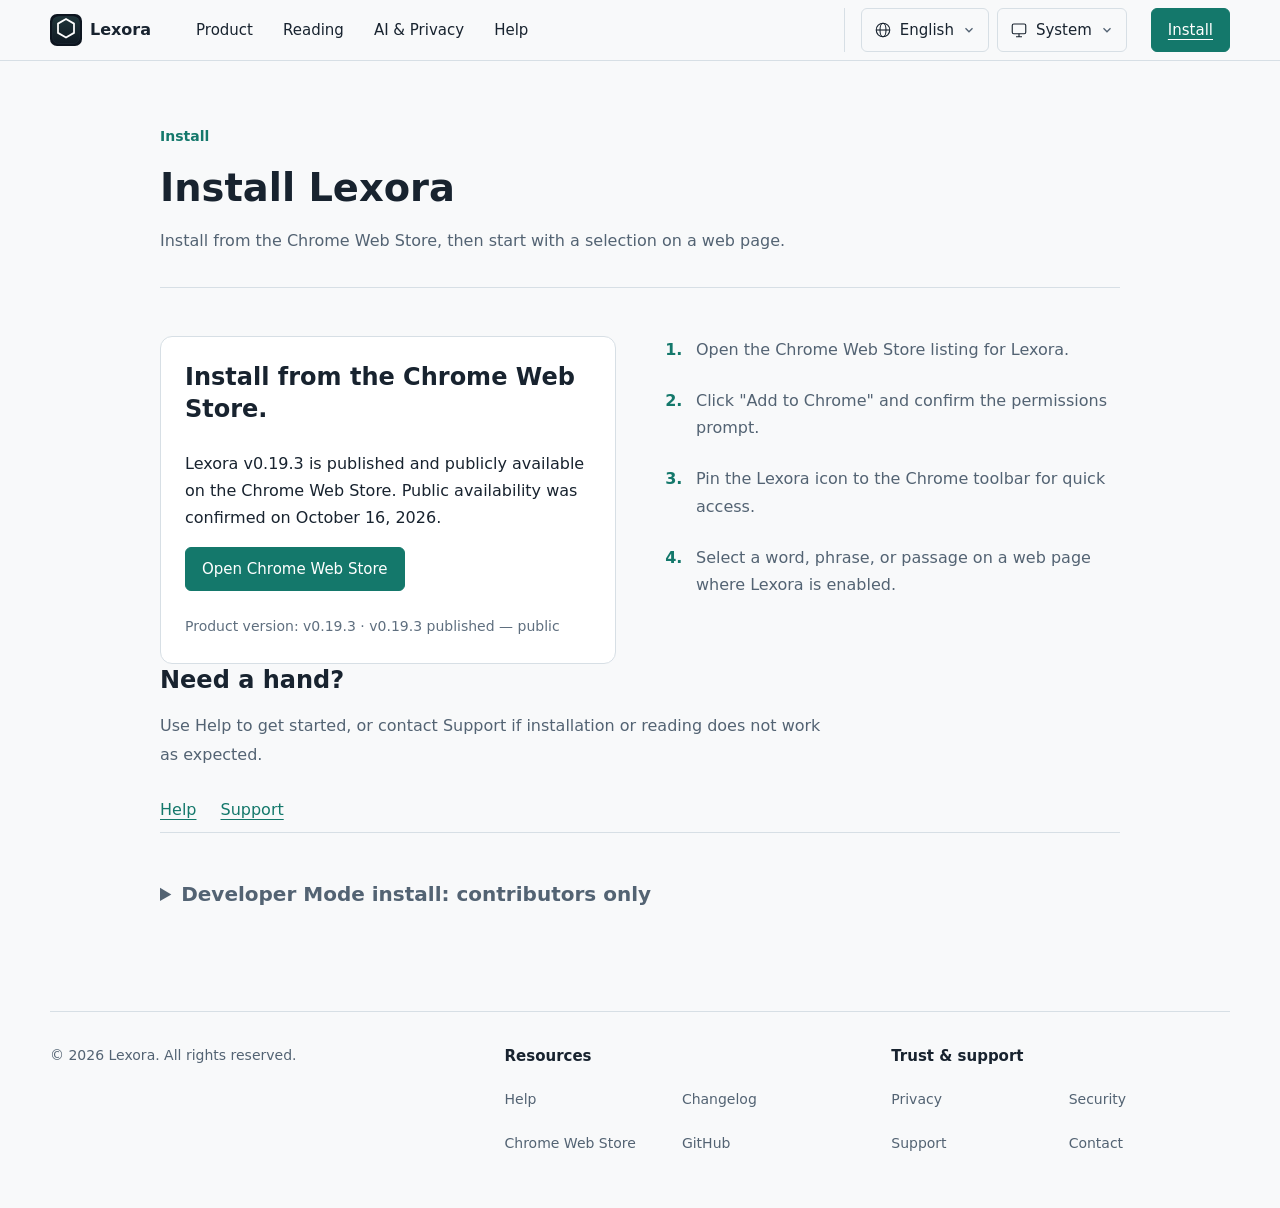
<file: install/index.html>
<!DOCTYPE html><html lang="en"> <head><meta charset="utf-8"><meta name="viewport" content="width=device-width, initial-scale=1.0"><title>Install Lexora</title><meta name="description" content="Install Lexora from the Chrome Web Store and start reading. Contributor setup is available separately."><meta name="generator" content="Astro v6.4.8"><meta name="theme-color" content="#f8f9fa" media="(prefers-color-scheme: light)"><meta name="theme-color" content="#0d151f" media="(prefers-color-scheme: dark)"><script id="lx-theme-init">
      (function () {
        var preference = 'system';
        var colors = { light: '#f8f9fa', dark: '#0d151f' };
        var metas = document.querySelectorAll('meta[name="theme-color"]');
        function normalize(value) {
          return value === 'light' || value === 'dark' ? value : 'system';
        }
        function apply(value) {
          preference = normalize(value);
          if (preference === 'system') document.documentElement.removeAttribute('data-theme');
          else document.documentElement.setAttribute('data-theme', preference);
          // Keep media queries intact: they also follow OS changes without JavaScript.
          for (var i = 0; i < metas.length; i++) {
            var mode = preference === 'system'
              ? (metas[i].media.indexOf('dark') > -1 ? 'dark' : 'light')
              : preference;
            metas[i].setAttribute('content', colors[mode]);
          }
        }
        try { preference = normalize(localStorage.getItem('lx-theme')); } catch (e) {}
        apply(preference);
        // M2 can call this without duplicating preference or metadata handling.
        window.lexoraTheme = {
          getPreference: function () { return preference; },
          setPreference: function (value) {
            apply(value);
            try { localStorage.setItem('lx-theme', preference); } catch (e) {}
          }
        };
      })();
    </script><meta property="og:type" content="website"><meta property="og:site_name" content="Lexora"><meta property="og:title" content="Install Lexora"><meta property="og:description" content="Install Lexora from the Chrome Web Store and start reading. Contributor setup is available separately."><meta property="og:url" content="https://lexora.sh/install/"><meta property="og:image" content="https://lexora.sh/og-default.svg"><meta name="twitter:card" content="summary_large_image"><meta name="twitter:title" content="Install Lexora"><meta name="twitter:description" content="Install Lexora from the Chrome Web Store and start reading. Contributor setup is available separately."><meta name="twitter:image" content="https://lexora.sh/og-default.svg"><link rel="canonical" href="https://lexora.sh/install/"><link rel="icon" href="/favicon.svg" type="image/svg+xml"><style>.reading-guide{padding-bottom:var(--space-16)}.reading-guide h1,.reading-guide h2{letter-spacing:normal;overflow-wrap:anywhere}.guide-section{padding-top:var(--space-12)}.guide-section h2{font-size:var(--type-h2);line-height:var(--leading-heading);margin:0 0 var(--space-6);max-width:28ch}.guide-columns{display:grid;grid-template-columns:1fr 1fr;gap:var(--space-16);align-items:start}.guide-install-action .btn{white-space:normal;text-align:center}.guide-version{color:var(--color-muted);font-size:var(--type-small);margin-top:var(--space-6);max-width:45ch}.guide-steps{padding-left:var(--space-6);margin:0;color:var(--color-secondary)}.guide-steps li{padding-left:var(--space-2);margin-bottom:var(--space-6);line-height:var(--leading-body)}.guide-steps li::marker{color:var(--color-brand);font-weight:650}.guide-links{display:flex;flex-wrap:wrap;gap:var(--space-6)}.guide-links a,.guide-contents a{display:inline-flex;align-items:center;min-height:44px;color:var(--color-brand);text-decoration:underline;text-underline-offset:4px}.guide-contributor{margin-top:var(--space-12);border-top:1px solid var(--color-border)}.guide-contributor summary{cursor:pointer;padding:var(--space-3) 0;min-height:44px;font-size:var(--type-h3);font-weight:600;color:var(--color-secondary)}.guide-details{padding-top:var(--space-6)}.guide-details code{white-space:pre-wrap;overflow-wrap:anywhere;color:var(--color-text)}.guide-help-layout{display:grid;grid-template-columns:minmax(0,.65fr) minmax(0,1.35fr);gap:var(--space-16);align-items:start}.guide-contents ol{margin:0;padding-left:var(--space-6);color:var(--color-muted)}.guide-contents li{padding-left:var(--space-2);margin-bottom:var(--space-2)}.guide-topics section{scroll-margin-top:160px;margin-bottom:var(--space-12)}.guide-topics section:last-child{margin-bottom:0}@media(max-width:900px){.guide-columns,.guide-help-layout{grid-template-columns:1fr;gap:var(--space-8)}.guide-contents{padding-bottom:var(--space-6);border-bottom:1px solid var(--color-border)}}@media(max-width:767px){.guide-section{padding-top:var(--space-8)}.guide-contributor{margin-top:var(--space-8)}}.utility-page .guide-section{padding-top:var(--space-8)}.utility-page .page-hero+.guide-section{padding-top:0}.utility-page .guide-columns{grid-template-columns:minmax(0,1fr) minmax(0,1fr);gap:var(--space-12)}.utility-page .guide-install-action{padding:var(--space-6);background:var(--color-elevated);border:1px solid var(--color-border);border-radius:var(--radius-md)}.utility-page .guide-version{margin-bottom:0}.utility-page .guide-help-layout{grid-template-columns:minmax(0,220px) minmax(0,1fr);gap:var(--space-12)}.utility-page .guide-contents{font-size:var(--type-small)}.utility-page .guide-topics section{padding-bottom:var(--space-8);margin-bottom:var(--space-8);border-bottom:1px solid var(--color-border)}.utility-page .guide-topics section:last-child{padding-bottom:0;margin-bottom:0;border-bottom:0}.utility-page .guide-details{padding-top:var(--space-6)}@media(max-width:900px){.utility-page .guide-columns,.utility-page .guide-help-layout{grid-template-columns:minmax(0,1fr);gap:var(--space-6)}}
</style><link rel="stylesheet" href="/assets/BaseLayout.CO9qLpp7.css"></head> <body> <a class="skip-link" href="#top" data-i18n="shell_skip">Skip to content</a> <header class="topbar"> <div class="wrap topbar-inner"> <a class="brand" href="/" aria-label="Lexora home" data-i18n-aria="shell_home"> <span class="brand-mark" aria-hidden="true"><img src="/logo-mark.svg" alt="" width="32" height="32"></span> <span>Lexora</span> </a> <button type="button" class="menu-toggle" aria-controls="site-nav" aria-expanded="false" data-i18n="shell_menu">Menu</button> <div id="site-nav" class="shell-panel"> <nav class="nav" aria-label="Primary" data-i18n-aria="shell_primary"> <a href="/" data-i18n="nav_product">Product</a><a href="/#reading-workflow" data-i18n="nav_reading">Reading</a><a href="/#ai-privacy" data-i18n="nav_ai_privacy">AI &amp; Privacy</a><a href="/help" data-i18n="shell_help">Help</a> </nav> <div class="shell-utilities"> <div class="shell-preference" data-preference> <button class="preference-trigger" type="button" aria-expanded="false" aria-controls="locale-options" aria-labelledby="locale-label locale-current" data-preference-trigger> <span id="locale-label" class="visually-hidden" data-i18n="shell_language">Language</span> <svg class="preference-icon" viewBox="0 0 24 24" width="18" height="18" fill="none" stroke="currentColor" stroke-width="1.5" aria-hidden="true"><circle cx="12" cy="12" r="9"></circle><ellipse cx="12" cy="12" rx="4" ry="9"></ellipse><path d="M3 12h18"></path></svg><span id="locale-current" data-locale-current>English</span><span data-locale-compact aria-hidden="true">EN</span><svg class="preference-chevron" viewBox="0 0 16 16" width="14" height="14" fill="none" stroke="currentColor" stroke-width="1.5" aria-hidden="true"><path d="m4 6 4 4 4-4"></path></svg> </button> <div id="locale-options" class="preference-options" role="group" aria-label="Language" data-i18n-aria="shell_language" hidden> <button type="button" data-lang-btn="en" lang="en" aria-pressed="false">English</button><button type="button" data-lang-btn="vi" lang="vi" aria-pressed="false">Tiếng Việt</button><button type="button" data-lang-btn="ja" lang="ja" aria-pressed="false">日本語</button><button type="button" data-lang-btn="ko" lang="ko" aria-pressed="false">한국어</button> </div> </div> <div class="shell-preference" data-preference> <button class="preference-trigger" type="button" aria-expanded="false" aria-controls="theme-options" aria-labelledby="appearance-label theme-current" data-preference-trigger> <span id="appearance-label" class="visually-hidden" data-i18n="shell_appearance">Appearance</span> <svg class="preference-icon" viewBox="0 0 24 24" width="18" height="18" fill="none" stroke="currentColor" stroke-width="1.5" aria-hidden="true"><rect x="3" y="4" width="18" height="13" rx="2"></rect><path d="M8 21h8m-4-4v4"></path></svg><span id="theme-current" data-theme-current data-i18n="shell_theme_system">System</span><svg class="preference-chevron" viewBox="0 0 16 16" width="14" height="14" fill="none" stroke="currentColor" stroke-width="1.5" aria-hidden="true"><path d="m4 6 4 4 4-4"></path></svg> </button> <div id="theme-options" class="preference-options" role="group" aria-label="Appearance" data-i18n-aria="shell_appearance" hidden> <button type="button" data-theme-option="system" aria-pressed="false" data-i18n="shell_theme_system">System</button> <button type="button" data-theme-option="light" aria-pressed="false" data-i18n="shell_theme_light">Light</button> <button type="button" data-theme-option="dark" aria-pressed="false" data-i18n="shell_theme_dark">Dark</button> </div> </div> </div> <a class="btn btn-primary shell-install" href="/install" aria-current="page" data-i18n="nav_install">Install</a> </div> </div> </header> <script>
(function () {
  var header = document.querySelector('.topbar');
  var toggle = header.querySelector('.menu-toggle');
  var nav = header.querySelector('#site-nav');
  var compact = window.matchMedia('(max-width: 1199px)');
  var compactState = compact.matches;
  var resizeFocus = null;
  var preferences = Array.from(header.querySelectorAll('[data-preference]')).map(function (root) {
    return { root: root, trigger: root.querySelector('[data-preference-trigger]'), panel: root.querySelector('.preference-options') };
  });
  function closePreference(item, restoreFocus) {
    item.trigger.setAttribute('aria-expanded', 'false');
    item.panel.hidden = true;
    if (restoreFocus) item.trigger.focus();
  }
  function close(restoreFocus) {
    preferences.forEach(function (item) { closePreference(item, false); });
    header.removeAttribute('data-open');
    toggle.setAttribute('aria-expanded', 'false');
    if (restoreFocus) toggle.focus();
  }
  preferences.forEach(function (item) {
    item.trigger.addEventListener('click', function () {
      var open = item.panel.hidden;
      preferences.forEach(function (other) { closePreference(other, false); });
      item.panel.hidden = !open;
      item.trigger.setAttribute('aria-expanded', String(open));
    });
    item.panel.addEventListener('click', function (event) {
      if (event.target.closest('button')) closePreference(item, true);
    });
    item.root.addEventListener('focusout', function (event) {
      if (event.relatedTarget && !item.root.contains(event.relatedTarget)) closePreference(item, false);
    });
  });
  var themeButtons = Array.from(header.querySelectorAll('[data-theme-option]'));
  var themeCurrent = header.querySelector('[data-theme-current]');
  function syncTheme() {
    var value = window.lexoraTheme.getPreference();
    themeButtons.forEach(function (button) {
      var selected = button.getAttribute('data-theme-option') === value;
      button.setAttribute('aria-pressed', String(selected));
      if (selected) {
        themeCurrent.setAttribute('data-i18n', button.getAttribute('data-i18n'));
        themeCurrent.textContent = button.textContent;
      }
    });
  }
  if (window.lexoraTheme) {
    syncTheme();
    themeButtons.forEach(function (button) {
      button.addEventListener('click', function () {
        window.lexoraTheme.setPreference(button.getAttribute('data-theme-option'));
        syncTheme();
      });
    });
  }
  header.setAttribute('data-enhanced', '');
  toggle.addEventListener('click', function () {
    var open = toggle.getAttribute('aria-expanded') !== 'true';
    close(false);
    header.toggleAttribute('data-open', open);
    toggle.setAttribute('aria-expanded', String(open));
  });
  document.addEventListener('keydown', function (event) {
    if (event.key !== 'Escape') return;
    var openPreference = preferences.find(function (item) { return !item.panel.hidden; });
    if (openPreference) closePreference(openPreference, true);
    else if (header.hasAttribute('data-open')) close(true);
  });
  document.addEventListener('click', function (event) {
    preferences.forEach(function (item) {
      if (!item.root.contains(event.target)) closePreference(item, item.panel.contains(document.activeElement));
    });
    if (!header.contains(event.target)) close(nav.contains(document.activeElement));
  });
  header.addEventListener('focusout', function (event) {
    // CSS may blur a newly hidden control before the media-change callback.
    if (!event.relatedTarget && compact.matches !== compactState) resizeFocus = event.target;
    if (event.relatedTarget && !header.contains(event.relatedTarget)) close(false);
  });
  nav.addEventListener('click', function (event) {
    if (event.target.closest('a')) close(compact.matches);
  });
  compact.addEventListener('change', function () {
    var active = document.activeElement === document.body && resizeFocus ? resizeFocus : document.activeElement;
    resizeFocus = null;
    compactState = compact.matches;
    var preference = preferences.find(function (item) { return item.panel.contains(active); });
    close(false);
    if (compact.matches && nav.contains(active)) toggle.focus();
    else if (!compact.matches && active === toggle) nav.querySelector('a').focus();
    else if (preference) preference.trigger.focus();
  });
})();
</script> <main id="top" tabindex="-1">  <div class="utility-page reading-guide"> <section class="page-hero"> <div class="wrap"> <div class="utility-heading"> <div class="utility-eyebrow">  <span data-i18n="install_hero_badge">Install</span> </div> <div class="page-copy"> <h1 data-i18n="install_hero_title">Install Lexora</h1> <p data-i18n="guide_intro">Install from the Chrome Web Store, then start with a selection on a web page.</p>  </div> </div> </div> </section> <section class="wrap guide-section" aria-labelledby="store-title"> <div class="guide-columns"> <div class="guide-install-action"> <h2 id="store-title" data-i18n="install_store_title">Install from the Chrome Web Store.</h2> <p data-i18n="install_notice_body">Lexora v0.19.3 is published and publicly available on the Chrome Web Store. Public availability was confirmed on October 16, 2026.</p> <a class="btn btn-primary" href="https://chromewebstore.google.com/detail/lexora-language-assistant/fbobmnpemmhjjloalogeaapfceefgopf" data-i18n="install_store_cta">Open Chrome Web Store</a> <p class="guide-version"><span data-i18n="install_current_version_label">Product version</span>: v0.19.3 · <span data-i18n="install_store_status_value">v0.19.3 published — public</span></p> </div> <ol class="guide-steps"> <li data-i18n="install_chrome_step_0">Open the Chrome Web Store listing for Lexora.</li><li data-i18n="install_chrome_step_1">Click &quot;Add to Chrome&quot; and confirm the permissions prompt.</li><li data-i18n="install_chrome_step_2">Pin the Lexora icon to the Chrome toolbar for quick access.</li><li data-i18n="guide_select">Select a word, phrase, or passage on a web page where Lexora is enabled.</li> </ol> </div> </section> <section class="wrap guide-section prose-shell" aria-labelledby="install-help"> <h2 id="install-help" data-i18n="guide_help">Need a hand?</h2> <p data-i18n="guide_help_body">Use Help to get started, or contact Support if installation or reading does not work as expected.</p> <div class="guide-links"> <a href="/help" data-i18n="shell_help">Help</a> <a href="/support" data-i18n="footer_support">Support</a> </div> </section> <section class="wrap guide-section guide-contributor"> <details> <summary data-i18n="install_dev_section_title">Developer Mode install: contributors only</summary> <div class="prose-shell guide-details"> <p data-i18n="install_dev_section_body">These steps are for contributors building and testing Lexora locally. Normal users should use the Chrome Web Store.</p> <ol class="guide-steps"> <li data-i18n="install_dev_step_0">Obtain the extension package from the project maintainer.</li> <li data-i18n="install_dev_step_1">Extract the package to a local folder.</li> <li><code>chrome://extensions</code><p data-i18n="guide_dev_enable">Open this address in Chrome and enable Developer Mode.</p></li> <li><code>dist/</code><p data-i18n="guide_dev_load">Choose Load unpacked, then select this folder inside the extracted package.</p></li> <li data-i18n="install_dev_step_4">Open the extension options page to configure languages, providers, and privacy settings.</li> </ol> </div> </details> </section> </div>  </main> <footer class="footer"> <div class="wrap footer-inner"> <div>&copy; 2026 Lexora. <span data-i18n="footer_rights">All rights reserved.</span></div> <div class="footer-group"> <strong data-i18n="shell_resources">Resources</strong> <div class="footer-links"> <a href="/help" data-i18n="shell_help">Help</a> <a href="/changelog" data-i18n="shell_changelog">Changelog</a> <a href="https://chromewebstore.google.com/detail/lexora-language-assistant/fbobmnpemmhjjloalogeaapfceefgopf" target="_blank" rel="noreferrer" data-i18n="footer_chrome">Chrome Web Store</a> <a href="https://github.com/lexora-project/lexora" target="_blank" rel="noreferrer">GitHub</a> </div> </div> <div class="footer-group"> <strong data-i18n="shell_trust">Trust & support</strong> <div class="footer-links"> <a href="/privacy" data-i18n="footer_privacy">Privacy</a> <a href="/security" data-i18n="footer_security">Security</a> <a href="/support" data-i18n="footer_support">Support</a> <a href="mailto:lexora.dev@proton.me" data-i18n="footer_contact">Contact</a> </div> </div> </div> </footer>  <script type="application/json" id="lx-i18n">{"defaultLocale":"en","locales":["en","vi","ja","ko"],"translations":{"en":{"release_193_title":"Reliability and consistency","release_193_summary":"Lexora v0.19.3 is published and publicly available on the Chrome Web Store. Public availability was confirmed on October 16, 2026.","release_193_0":"More reliable Notebook saves, duplicate detection across websites, and bookmark synchronization between tabs.","release_193_1":"Fixed incorrect cached translations for long selections that share the same beginning.","release_193_2":"More reliable settings persistence across contexts, with clear errors when a save fails.","release_193_3":"Improved YouTube DualSubs loading and language changes. Temporary rate limits can still require a short wait before retrying.","release_193_4":"Restored reliable Wikipedia references when enabled.","release_193_5":"Improved selection handling in embedded frames after the background worker restarts.","release_193_6":"Completed Notebook labels, filters, notices, and controls across all ten interface languages.","release_193_7":"Removed verified obsolete extension code and unused website content.","release_192_title":"Stability and recovery","release_192_summary":"Lexora v0.19.2 is published and publicly available on the Chrome Web Store. Public availability was confirmed on October 15, 2026.","release_192_0":"Keep Cloud AI provider selection and saved credentials consistent.","release_192_1":"Recover stalled translation loading with bounded requests and retries that preserve the current selection.","release_192_2":"Restore reading panel and selection handling after browser back/forward navigation, including BFCache restores.","release_192_3":"Clear stale YouTube DualSubs text when subtitle timing, video, or language changes invalidate a cue.","release_192_4":"DualSubs controls follow the selected interface language across 10 existing locales; no translation target languages are added.","release_191_title":"Popup and update awareness","release_191_summary":"Lexora v0.19.1 is published and publicly available on the Chrome Web Store. Public availability was confirmed on October 10, 2026.","release_191_0":"Improved the browser toolbar popup UI with clear feature status, settings access, and compact secondary links.","release_191_1":"The popup dynamically displays the installed extension version from the manifest.","release_191_2":"Genuine extension upgrades show an update announcement and a NEW toolbar badge until acknowledged. First installation, startup, popup reopening, and same-version reload do not create a new announcement.","release_191_3":"Bundled What’s New release notes work offline. Opening the notice’s What’s New link or dismissing the notice acknowledges the installed version.","release_191_4":"Improved YouTube DualSubs popup controls and contextual player-control guidance, with keyboard navigation, focus indicators, and accessible switches.","v3_layer":"The reading layer","polish_sentence":"Meaning takes shape in the words around it.","polish_passage":"A familiar word can reveal something new. Read it in the wider passage, and the connections become clearer.","v3_concept":"Conceptual reading flow","v3_article":"The page you are reading","v3_selection":"A phrase worth understanding","v3_meaning":"Meaning","v3_context":"Context","v3_reading":"Reading","v3_layer_body":"A little clarity, right beside your selection.","v3_resume":"Back to the page. On with your reading.","v3_flow_title":"Select. Understand. Keep reading.","v3_flow_body":"Help appears where you need it. The page stays your destination.","v3_select":"Select","v3_understand":"Understand","v3_continue":"Keep reading","v3_continue_body":"Close the layer and return to the original page with a clearer understanding.","v3_context_title":"Not every selection asks the same question.","v3_context_body":"From a single term to a longer passage, explore meaning in context. Available assistance depends on the text, language, and your settings.","v3_term":"Term","v3_phrase":"Phrase","v3_sentence":"Sentence","v3_passage":"Passage","v3_grounding":"Meaning, pronunciation, reading, and reference context — as the selection calls for them.","v3_japanese":"Japanese reading","v3_japanese_title":"Stay close to the original.","v3_japanese_body":"Follow Japanese text with furigana and reading aids when available. Connect the original words to their reading and meaning, in your chosen language context.","v3_original":"Original text","v3_japanese_caption":"Original text and its reading, held together.","v3_cloud":"Cloud AI","v3_google":"Google Translate","v3_ondevice":"On-device Translation","v3_cloud_note":"Your API keys","v3_google_note":"Online translation","v3_ondevice_note":"Chrome language packs","v3_routing":"Three translation modes","v3_save_title":"Keep what matters.","v3_save_body":"Choose what to save to Notebook after reading. Saved items stay in this browser, ready to revisit or export as Markdown when you choose.","v3_saved_term":"A saved term","v3_saved_phrase":"A saved phrase","v3_saved_sentence":"A saved sentence","v3_export":"Revisit or export as Markdown","v3_trust_title":"Your reading. Your control.","v3_no_account":"No account required","v3_ondevice_available":"On-device Translation","v3_explicit":"Configured routing","v3_telemetry":"No hidden telemetry","help_network_title":"Automatic reading and network requests","help_network_body":"Wikipedia/Wikidata reference lookups, pronunciation, and Japanese reading may make network requests independently of translation mode. Automatic activation and pronunciation can trigger requests when enabled. Review those settings separately; choosing On-device Translation does not make every reading feature offline.","help_dualsubs_title":"YouTube DualSubs","help_dualsubs_body":"On supported YouTube videos, DualSubs displays original and translated captions. It is enabled by default and may load captions automatically from YouTube, including existing session cookies. Caption translation uses YouTube’s service independently of Reading Panel mode and Cloud AI keys. Turn it off in settings or player controls.","release_184_title":"More reliable reading and translation","release_184_summary":"Lexora v0.18.4 improves reading-panel reliability and translation timeout handling. It is available publicly on the Chrome Web Store.","release_184_0":"Dismissed selections stay closed instead of unexpectedly reopening.","release_184_1":"Keep the active reading session consistent while the panel opens, and prevent outdated results from returning after it is cleared.","release_184_2":"Apply Google translation timeouts while the response is being read and processed.","release_183_title":"Submitted to Chrome Web Store for public listing review","release_183_summary":"Lexora v0.18.3 has been submitted to the Chrome Web Store review queue for a public listing. The extension will be available for public install after review approval.","release_183_0":"Submitted for Chrome Web Store public listing review.","release_183_1":"Public listing will update after review approval.","release_183_2":"The existing unlisted listing remains accessible at the current Chrome Web Store URL.","release_180_title":"Approved and published on Chrome Web Store (unlisted)","release_180_summary":"Lexora v0.18.0 has been approved and published on the Chrome Web Store as an unlisted item. Install directly from the Chrome Web Store. No Developer Mode required.","release_180_0":"Approved and published on the Chrome Web Store (unlisted).","release_180_1":"Install directly from the Chrome Web Store. No Developer Mode required.","release_180_2":"Provider routing and reading surface refinements included in this release.","release_87_title":"M17.6 frozen handoff","release_87_summary":"Reading surface clarity pass. Module framing, header-band clarity, and cross-surface visual cohesion stabilized for the extension baseline.","release_87_0":"M17.6 archived as completed handoff.","release_87_1":"M18 marked active in roadmap.","release_87_2":"Visual identity system carried forward into the next feature phase.","release_86_title":"Post-M15 frozen handoff","release_86_summary":"UI system convergence baseline established before M16 and M17 refinement work.","release_86_0":"Shared UI token foundation consolidated.","release_86_1":"Popup and options shell convergence completed.","release_86_2":"Interaction semantics corrected for refined-state handling.","release_190_title":"Browser-native Translation","release_190_summary":"Lexora v0.19.0 is published and publicly available on the Chrome Web Store. Public availability was confirmed on October 9, 2026.","release_190_0":"Added On-device Translation using Chrome’s built-in Translator API, with in-panel language-pack preparation, progress, cancellation, and retry guidance.","release_190_1":"Choose On-device Translation, online Google Translate, or Cloud AI with user-supplied Gemini, OpenAI, or Anthropic keys. Supported prepared pairs can translate offline on-device; failures never silently select a remote provider.","release_190_2":"Improved Cloud AI connection handling and translation-mode persistence. Removed Ollama and custom endpoint support; legacy endpoint selections migrate to On-device Translation.","release_190_3":"Reading Panel, Japanese reading and pronunciation, Wikipedia/Wikidata, Notebook, and YouTube DualSubs remain available with their own settings and network behavior.","shell_appearance":"Appearance","shell_theme_system":"System","shell_theme_light":"Light","shell_theme_dark":"Dark","release_intro":"Public release notes for the Lexora extension.","release_version":"Version","release_current":"Available on Chrome Web Store","release_historical":"Historical release","guide_intro":"Install from the Chrome Web Store, then start with a selection on a web page.","guide_start":"Start reading","guide_select":"Select a word, phrase, or passage on a web page where Lexora is enabled.","guide_help":"Need a hand?","guide_help_body":"Use Help to get started, or contact Support if installation or reading does not work as expected.","guide_dev_enable":"Open this address in Chrome and enable Developer Mode.","guide_dev_load":"Choose Load unpacked, then select this folder inside the extracted package.","help_title":"Read with Lexora","help_intro":"A short guide to understanding selected text, using reading aids, and returning to saved items.","help_result_title":"Read the result in context","help_result_body":"Review the meaning or translation in the Lexora panel, then continue reading the original page. Available modules depend on the text, language, enabled features, and your settings.","help_reading_title":"Japanese readings and pronunciation","help_reading_body":"Use furigana when available to follow Japanese text. Pronunciation playback is available for supported languages; reading aids may vary with the selected text and settings.","help_save_title":"Save and return with Notebook","help_save_body":"Explicitly save a selection from the reading panel, then find it in Notebook in Lexora Options. Entries stay in this browser. Search, delete, or export them as Markdown when you choose. Saving is unavailable in incognito tabs.","help_provider_title":"Translation modes and references","help_provider_body":"In Options, choose On-device Translation, Google Translate (online, the default), or Cloud AI. On-device uses Chrome’s built-in Translator API; prepare browser-managed language packs in the Reading Panel. Availability depends on Chrome, the document, and the language pair. Supported prepared pairs work offline; failures never silently switch to a remote translation provider. Cloud AI uses your keys for Gemini, OpenAI, or Anthropic. Save keys in local or session storage; Test connection sends a fixed test phrase to the selected cloud provider.","help_trouble_title":"If something is missing","help_trouble_body":"Check page access, language pair, translation mode, and privacy settings in Options. For On-device Translation, follow the panel’s preparation progress or retry guidance; the API or pair may be unavailable. Online services need a connection. Contact Support with your installed version and steps tried, leaving out private text and credentials.","home_intro":"A browser companion for reading","home_title":"Understand more. Keep reading.","home_workflow_link":"See how it works","home_select_body":"Select a word, phrase, or passage on the page you are reading.","home_assist_body":"Explore meaning or translation, pronunciation or readings, and reference context. Available modules depend on the text, language, and your settings.","home_trust_body":"Review translation and privacy settings alongside automatic reading workflows. Wikipedia/Wikidata, pronunciation, Japanese reading, and YouTube subtitles can make separate network requests, even with On-device Translation selected. API keys stay in your chosen local or session storage and authenticate provider requests directly.","home_ai_title":"Choose how you translate","home_ai_body":"In v0.19.3, choose On-device Translation with Chrome’s built-in Translator API and browser-managed language packs, online Google Translate, or Cloud AI with Gemini, OpenAI, or Anthropic and your own API keys. Supported prepared language pairs can translate offline on-device. On-device failures never silently switch to a remote translation provider.","home_install_title":"Bring Lexora to your next read","home_release":"Product version · Available","shell_menu":"Menu","shell_skip":"Skip to content","shell_primary":"Primary","shell_language":"Language","shell_home":"Lexora home","shell_resources":"Resources","shell_help":"Help","shell_changelog":"Changelog","shell_trust":"Trust & support","nav_product":"Product","nav_reading":"Reading","nav_ai_privacy":"AI & Privacy","nav_install":"Install","hero_eyebrow":"v0.19.3 · Available on Chrome Web Store","hero_lead":"Lexora helps you understand selected web content in context without leaving the page.","hero_cta_install":"Install from Chrome Web Store","pill_reading":"Reading","install_hero_badge":"Install","install_hero_title":"Install Lexora","install_store_title":"Install from the Chrome Web Store.","install_notice_body":"Lexora v0.19.3 is published and publicly available on the Chrome Web Store. Public availability was confirmed on October 16, 2026.","install_store_cta":"Open Chrome Web Store","install_chrome_step_0":"Open the Chrome Web Store listing for Lexora.","install_chrome_step_1":"Click \"Add to Chrome\" and confirm the permissions prompt.","install_chrome_step_2":"Pin the Lexora icon to the Chrome toolbar for quick access.","install_current_version_label":"Product version","install_store_status_value":"v0.19.3 published — public","install_dev_section_title":"Developer Mode install: contributors only","install_dev_section_body":"These steps are for contributors building and testing Lexora locally. Normal users should use the Chrome Web Store.","install_dev_step_0":"Obtain the extension package from the project maintainer.","install_dev_step_1":"Extract the package to a local folder.","install_dev_step_4":"Open the extension options page to configure languages, providers, and privacy settings.","privacy_hero_badge":"Privacy","privacy_hero_title":"Privacy","privacy_hero_body":"Lexora is explicit about where your text goes and what happens to it.","privacy_version":"Policy for Lexora v0.19.0 · Updated October 9, 2026.","privacy_process_title":"What Lexora processes","privacy_process_body":"Lexora processes selected text and bounded reading context to provide translation, reading assistance, and pronunciation. Depending on the feature, context can include nearby text, a page or section title, and relevant link information. It does not collect a passive browsing history or upload whole pages for translation.","privacy_process_trigger":"In the default Confirm mode, you select text and click the Lexora chip to open the panel. If you choose automatic activation, selecting text opens the panel and starts enabled features automatically. Enabled Wikipedia lookup, automatic pronunciation, and YouTube DualSubs can make requests within their workflows without a separate click for every request.","privacy_where_title":"Three translation modes","privacy_where_body":"Your translation mode controls the translation route. Other enabled features have their own network behavior.","privacy_where_local_label":"On-device Translation","privacy_where_local_body":"Translation runs locally in the Reading Panel using Chrome’s Translator API. Translation text is not sent to a remote translation provider, and errors do not trigger remote translation fallback. Chrome may download browser-managed language packs when you prepare a supported language pair. This mode does not make Wikipedia, pronunciation, or YouTube offline.","privacy_where_translation_label":"Google Translate","privacy_where_translation_body":"Selected text is sent directly to Google’s translation service (translate.googleapis.com), along with source and target language information. This mode does not require or load Cloud AI keys.","privacy_where_cloud_label":"Cloud AI","privacy_where_cloud_body":"Optional translation sends selected text and relevant bounded context, such as nearby text, page or section titles, and glossary hints, directly to the selected OpenAI, Google Gemini, or Anthropic provider over HTTPS using your own API key. Only the selected provider and its key in the chosen storage mode are used. A missing key produces a configuration error; Cloud AI does not silently switch providers or fall back to Google Translate.","privacy_where_note":"Google Translate is the default translation mode. On-device and Google translation do not use Cloud AI credentials. Test connection is a separate action that sends fixed test text to the chosen cloud provider using your key. Lexora does not operate a server or proxy for these requests.","privacy_services_title":"Other reading services","privacy_where_public_label":"Wikipedia and Wikidata","privacy_where_public_body":"When Wikipedia is enabled, selection-derived search terms, article titles, or relevant Wikipedia links can be sent to Wikipedia to retrieve reference context. Wikidata receives entity identifiers (QIDs) to find articles in other languages. Resolution can make several requests automatically; some lookup or excerpt translation paths also use Google Translate independently of the selected translation mode.","privacy_speech_label":"Pronunciation and Japanese reading","privacy_speech_body":"Audio playback can send source or translated text to Google TTS (translate.googleapis.com or translate.google.com). Automatic pronunciation can do this when enabled. A browser speech fallback may use a local or remote voice, depending on the browser and voice. Japanese reading fallback can send text to Google’s service.","privacy_local_label":"Local reading aids","privacy_local_body":"Bundled Japanese tokenization, furigana, and English IPA lookup run locally. Panel rendering and subtitle synchronization also run locally.","privacy_youtube_title":"YouTube DualSubs","privacy_youtube_body":"On YouTube, DualSubs reads video and caption-track information and fetches source and translated captions from YouTube’s timedtext service. Requests include video/track identifiers and language choices and can include your existing YouTube session cookies. DualSubs is enabled by default and can load captions automatically on supported video pages; you can turn it off in settings or the player controls. Caption translation uses YouTube’s service independently of the Reading Panel translation mode and Cloud AI keys. Caption cues are held in the page session for display and synchronization, rather than uploaded to Lexora.","privacy_storage_title":"API keys, storage, and retention","privacy_storage_keys":"Settings and DualSubs preferences are stored in chrome.storage.local in your browser profile. User-provided Cloud AI keys are stored separately in chrome.storage.local (persistent, the default) or chrome.storage.session (temporary for the browser session), according to your choice. Lexora does not sync these through chrome.storage.sync. Keys authenticate requests directly to the relevant provider; they are not sent to Lexora. You can clear saved keys in settings. Browser extension storage is not an encrypted password vault.","privacy_storage_notebook":"Notebook saves are explicit. Entries contain selected text, translation, language pair, selection type, source hostname, and saved date, plus optional explanation, a bounded context snippet, and review metadata. Entries remain in local extension storage until deleted or the extension is removed. You can delete individual entries or all entries, or export Markdown locally. Export excludes full page URLs, page titles, API keys, and diagnostics. Saving from incognito tabs is blocked. Exported files remain under your control and are not removed when you delete Notebook entries.","privacy_storage_cache":"Reading results, translations, lookup data, and subtitle cues may be held in temporary in-memory caches or active UI state. Cache lifetimes vary by feature; Lexora does not promise immediate erasure after each request. On-device translation does not add a translation-result cache. External providers receive normal connection metadata such as your IP address and may retain requests under their own terms and account settings. Lexora cannot delete their records or promise zero retention or no model training by a provider.","privacy_not_title":"What Lexora does not do","privacy_not_0":"Lexora does not sell user data or use it for advertising, credit decisions, or data brokerage.","privacy_not_1":"Lexora does not require a Lexora account to use the extension. Cloud providers may require their own accounts and billing.","privacy_not_2":"Lexora does not include analytics or remote telemetry collection. Local console diagnostics can contain operational metadata and errors; they are not sent to a Lexora telemetry service.","privacy_not_3":"Lexora does not operate a backend that collects your selected text, API keys, Notebook, or browsing history.","privacy_controls_title":"Privacy controls and redaction","privacy_controls_body":"Use settings to choose the translation mode and control Wikipedia, automatic activation, automatic pronunciation, and YouTube DualSubs.","privacy_controls_0":"Choose On-device Translation to keep translation text local, and review other enabled features separately.","privacy_controls_1":"Choose session-only key storage or clear saved keys; delete Notebook entries when no longer needed.","privacy_controls_2":"Redaction settings replace recognized email addresses, IPv4-shaped addresses, and certain known secret-key patterns in supported outbound translation, Cloud AI context, Wikipedia query, and Japanese reading paths. Email and secret-pattern redaction are on by default; IP redaction is off by default.","privacy_controls_note":"Redaction is pattern-based, not a guarantee of anonymization: it does not recognize every secret or sensitive detail. It does not apply universally to all network paths, including pronunciation audio, direct article links, and YouTube caption requests. Avoid selecting confidential text for external processing.","privacy_limited_title":"Chrome Web Store Limited Use","privacy_limited_body":"Lexora’s use and transfer of user data, including information received from Google APIs, adheres to the Chrome Web Store User Data Policy, including its Limited Use requirements. Data is used only to provide the disclosed reading, translation, pronunciation, subtitle, and Notebook features. Transfers to providers described here are limited to what those features need.","privacy_limited_link":"Chrome Web Store User Data Policy — Limited Use","privacy_site_title":"This website","privacy_site_body":"lexora.sh is a static site hosted on GitHub Pages. It does not set tracking cookies, collect form submissions, or run analytics. Your language and theme preferences are stored locally in your browser. Hosting and external service providers may process normal request metadata under their own policies. Contact is by email link; information you choose to send by email is handled to respond to your inquiry.","privacy_contact_title":"Contact","privacy_contact_body":"Privacy questions or data-handling concerns:","support_hero_badge":"Support","support_hero_title":"Support","support_hero_body":"If something is not working, here is where to go.","support_contact_title":"Contact","support_contact_body":"Reach the Lexora team at:","support_paths_title":"Support paths","support_path_general_label":"General usage","support_path_general_body":"install questions, language settings, provider setup","support_path_bug_label":"Bug reports","support_path_bug_body":"reproducible issues with extension behavior","support_path_security_label":"Security reports","support_path_security_body":"report sensitive issues privately. See the","support_path_security_link":"security page","support_path_feedback_label":"Feature feedback","support_path_feedback_body":"suggestions related to reading flow, language workflow, or interface behavior","support_bug_title":"For bug reports, include:","support_bug_0":"browser name and version","support_bug_1":"Lexora version (visible in the extension options page)","support_bug_2":"operating system","support_bug_3":"language pair (source and target language)","support_bug_4":"provider mode (which translation or AI provider is active)","support_bug_5":"reproduction steps","security_hero_badge":"Security","security_hero_title":"Security","security_hero_body":"Security-sensitive issues should be reported privately, not posted publicly.","security_report_title":"Reporting a vulnerability","security_report_body":"Do not post security vulnerabilities publicly: not in GitHub issues, not in public forums, not in social channels. Report sensitive issues by email to:","security_useful_title":"What a useful report includes","security_useful_0":"affected Lexora version","security_useful_1":"browser name and version","security_useful_2":"operating system","security_useful_3":"reproduction steps or a concise proof of concept","security_useful_4":"impact assessment","security_areas_title":"Security-relevant areas in Lexora","security_area_provider_label":"Provider routing","security_area_provider_body":"unintended routing of selected text to external services","security_area_selected_label":"Selected-text handling","security_area_selected_body":"unsafe outbound transmission or unintended exposure of selected content","security_area_message_label":"Extension message boundaries","security_area_message_body":"message spoofing or boundary confusion between page context and extension context","security_area_token_label":"Token and key leakage","security_area_token_body":"AI provider keys or credentials exposed or logged","security_area_privacy_label":"Settings and privacy bypasses","security_area_privacy_body":"circumventing user-configured privacy controls or provider restrictions","security_response_title":"Response","security_response_body":"We will acknowledge security reports and coordinate disclosure timing with the reporter. Public credit is available if desired.","notfound_badge":"Not found","notfound_title":"That page is not here.","notfound_body":"Return to the Lexora homepage to continue.","notfound_cta":"Back to homepage","footer_chrome":"Chrome Web Store","footer_privacy":"Privacy","footer_security":"Security","footer_support":"Support","footer_contact":"Contact","footer_rights":"All rights reserved."},"vi":{"release_193_title":"Độ tin cậy và tính nhất quán","release_193_summary":"Lexora v0.19.3 đã được phát hành công khai trên Chrome Web Store. Khả năng cài đặt công khai được xác nhận ngày 16 tháng 10 năm 2026.","release_193_0":"Lưu Notebook đáng tin cậy hơn, nhận diện nội dung trùng lặp giữa các website và đồng bộ trạng thái dấu trang giữa các tab.","release_193_1":"Sửa lỗi dùng nhầm bản dịch đã lưu đệm cho các vùng chọn dài có phần đầu giống nhau.","release_193_2":"Lưu cài đặt nhất quán hơn giữa các ngữ cảnh, với thông báo rõ ràng khi lưu thất bại.","release_193_3":"Cải thiện tải phụ đề và chuyển ngôn ngữ trong YouTube DualSubs. Giới hạn tần suất tạm thời vẫn có thể yêu cầu chờ một lúc trước khi thử lại.","release_193_4":"Khôi phục tham chiếu Wikipedia đáng tin cậy khi tính năng được bật.","release_193_5":"Cải thiện xử lý vùng chọn trong khung nhúng sau khi tiến trình nền khởi động lại.","release_193_6":"Hoàn thiện nhãn, bộ lọc, thông báo và điều khiển Notebook trong cả mười ngôn ngữ giao diện.","release_193_7":"Loại bỏ mã tiện ích đã xác nhận không còn sử dụng và nội dung website không cần thiết.","release_192_title":"Ổn định và khôi phục","release_192_summary":"Lexora v0.19.2 đã được phát hành công khai trên Chrome Web Store. Khả năng cài đặt công khai được xác nhận ngày 15 tháng 10 năm 2026.","release_192_0":"Giữ nhất quán nhà cung cấp Cloud AI đã chọn và thông tin xác thực đã lưu.","release_192_1":"Khôi phục khi dịch bị kẹt ở trạng thái tải, với thời hạn xử lý và thử lại vẫn giữ đúng vùng chọn hiện tại.","release_192_2":"Khôi phục bảng đọc và xử lý vùng chọn khi dùng nút Quay lại/Tiến tới, bao gồm khôi phục từ BFCache.","release_192_3":"Xóa phụ đề DualSubs cũ trên YouTube khi thời gian hiển thị, video hoặc ngôn ngữ thay đổi làm phụ đề không còn hợp lệ.","release_192_4":"Các điều khiển DualSubs theo ngôn ngữ giao diện đã chọn trong 10 ngôn ngữ hiện có; không thêm ngôn ngữ đích dịch.","release_191_title":"Popup và thông báo cập nhật","release_191_summary":"Lexora v0.19.1 đã được phát hành công khai trên Chrome Web Store. Khả năng cài đặt công khai được xác nhận ngày 10 tháng 10 năm 2026.","release_191_0":"Cải thiện giao diện popup trên thanh công cụ trình duyệt, hiển thị rõ trạng thái tính năng, lối vào cài đặt và các liên kết phụ gọn gàng.","release_191_1":"Popup tự động hiển thị phiên bản tiện ích đang cài đặt từ manifest.","release_191_2":"Khi tiện ích thực sự được nâng cấp, thông báo cập nhật và huy hiệu NEW trên thanh công cụ xuất hiện cho đến khi được xác nhận. Cài đặt lần đầu, khởi động, mở lại popup và tải lại cùng phiên bản không tạo thông báo mới.","release_191_3":"Ghi chú phát hành Có gì mới được đóng gói sẵn và hoạt động ngoại tuyến. Mở liên kết Có gì mới trong thông báo hoặc đóng thông báo sẽ xác nhận phiên bản đang cài đặt.","release_191_4":"Cải thiện các điều khiển YouTube DualSubs trong popup và hướng dẫn điều khiển trình phát theo ngữ cảnh, cùng điều hướng bàn phím, chỉ báo tiêu điểm và công tắc dễ tiếp cận.","v3_layer":"Lớp hỗ trợ đọc","polish_sentence":"Ý nghĩa được định hình bởi những từ xung quanh.","polish_passage":"Một từ quen thuộc có thể gợi mở điều mới. Đọc trong cả đoạn văn, các mối liên hệ sẽ rõ hơn.","v3_concept":"Minh họa quy trình đọc","v3_article":"Trang bạn đang đọc","v3_selection":"Một cụm từ cần hiểu rõ","v3_meaning":"Ý nghĩa","v3_context":"Ngữ cảnh","v3_reading":"Cách đọc","v3_layer_body":"Thêm chút rõ ràng, ngay bên nội dung đã chọn.","v3_resume":"Trở lại trang. Tiếp tục mạch đọc.","v3_flow_title":"Chọn. Hiểu. Đọc tiếp.","v3_flow_body":"Hỗ trợ xuất hiện đúng lúc cần. Trang đang đọc vẫn là nơi bạn muốn ở lại.","v3_select":"Chọn","v3_understand":"Hiểu","v3_continue":"Đọc tiếp","v3_continue_body":"Đóng lớp hỗ trợ và trở lại trang gốc với nội dung đã rõ hơn.","v3_context_title":"Mỗi nội dung được chọn cần một cách hiểu riêng.","v3_context_body":"Từ một thuật ngữ đến đoạn văn dài, tìm hiểu ý nghĩa trong ngữ cảnh. Hỗ trợ tùy theo nội dung, ngôn ngữ và cài đặt của bạn.","v3_term":"Thuật ngữ","v3_phrase":"Cụm từ","v3_sentence":"Câu","v3_passage":"Đoạn văn","v3_grounding":"Ý nghĩa, phát âm, cách đọc và thông tin tham khảo — tùy nội dung cần hiểu.","v3_japanese":"Đọc tiếng Nhật","v3_japanese_title":"Luôn gắn với nguyên văn.","v3_japanese_body":"Theo dõi tiếng Nhật với furigana và hỗ trợ cách đọc khi có. Kết nối từ gốc với cách đọc và ý nghĩa trong ngữ cảnh ngôn ngữ bạn chọn.","v3_original":"Nguyên văn","v3_japanese_caption":"Nguyên văn và cách đọc, luôn đi cùng nhau.","v3_cloud":"Cloud AI","v3_google":"Google Translate","v3_ondevice":"Dịch trên thiết bị","v3_cloud_note":"Khóa API của bạn","v3_google_note":"Dịch trực tuyến","v3_ondevice_note":"Gói ngôn ngữ của Chrome","v3_routing":"Ba chế độ dịch","v3_save_title":"Giữ lại điều cần nhớ.","v3_save_body":"Chủ động lưu vào Notebook sau khi đọc. Mục đã lưu ở trong trình duyệt này, sẵn sàng để xem lại hoặc xuất Markdown khi bạn muốn.","v3_saved_term":"Một thuật ngữ đã lưu","v3_saved_phrase":"Một cụm từ đã lưu","v3_saved_sentence":"Một câu đã lưu","v3_export":"Xem lại hoặc xuất Markdown","v3_trust_title":"Bạn đọc. Bạn làm chủ.","v3_no_account":"Không cần tài khoản","v3_ondevice_available":"Dịch trên thiết bị","v3_explicit":"Định tuyến theo cấu hình","v3_telemetry":"Không thu thập ngầm dữ liệu đo lường","help_network_title":"Đọc tự động và yêu cầu mạng","help_network_body":"Tra cứu Wikipedia/Wikidata, phát âm và đọc tiếng Nhật có thể gửi yêu cầu mạng độc lập với chế độ dịch. Kích hoạt và phát âm tự động có thể gửi yêu cầu khi được bật. Kiểm tra riêng các cài đặt này; chọn Dịch trên thiết bị không khiến mọi tính năng đọc chạy ngoại tuyến.","help_dualsubs_title":"YouTube DualSubs","help_dualsubs_body":"Trên video YouTube được hỗ trợ, DualSubs hiển thị phụ đề gốc và bản dịch. Tính năng bật mặc định và có thể tự tải phụ đề từ YouTube, kèm cookie phiên hiện có. Dịch phụ đề dùng dịch vụ YouTube độc lập với chế độ Bảng đọc và khóa Cloud AI. Tắt trong cài đặt hoặc điều khiển trình phát.","release_184_title":"Đọc và dịch đáng tin cậy hơn","release_184_summary":"Lexora v0.18.4 cải thiện độ tin cậy của bảng đọc và xử lý thời gian chờ khi dịch. Phiên bản này được cung cấp công khai trên Chrome Web Store.","release_184_0":"Các vùng chọn đã đóng vẫn đóng, thay vì bất ngờ mở lại.","release_184_1":"Giữ phiên đọc hiện tại nhất quán khi bảng mở và ngăn kết quả cũ xuất hiện lại sau khi xóa bảng.","release_184_2":"Áp dụng thời gian chờ của bản dịch Google trong quá trình đọc và xử lý phản hồi.","release_183_title":"Đã gửi tới Chrome Web Store để xét duyệt niêm yết công khai","release_183_summary":"Lexora v0.18.3 đã được gửi vào hàng đợi xét duyệt của Chrome Web Store để niêm yết công khai. Tiện ích sẽ có thể được cài đặt công khai sau khi được phê duyệt.","release_183_0":"Đã gửi để xét duyệt niêm yết công khai trên Chrome Web Store.","release_183_1":"Trang niêm yết công khai sẽ được cập nhật sau khi được phê duyệt.","release_183_2":"Trang niêm yết không công khai hiện tại vẫn truy cập được qua URL Chrome Web Store đang dùng.","release_180_title":"Đã được phê duyệt và phát hành trên Chrome Web Store (không công khai)","release_180_summary":"Lexora v0.18.0 đã được phê duyệt và phát hành trên Chrome Web Store dưới dạng không công khai. Cài đặt trực tiếp từ Chrome Web Store. Không cần Chế độ nhà phát triển.","release_180_0":"Đã được phê duyệt và phát hành trên Chrome Web Store (không công khai).","release_180_1":"Cài đặt trực tiếp từ Chrome Web Store. Không cần Chế độ nhà phát triển.","release_180_2":"Bản phát hành này bao gồm cải tiến định tuyến nhà cung cấp và giao diện đọc.","release_87_title":"Bàn giao cố định M17.6","release_87_summary":"Đợt cải thiện độ rõ ràng của giao diện đọc. Khung mô-đun, dải tiêu đề và sự nhất quán trực quan giữa các giao diện đã được ổn định cho nền tảng tiện ích.","release_87_0":"M17.6 được lưu trữ như một đợt bàn giao đã hoàn tất.","release_87_1":"M18 được đánh dấu đang triển khai trong lộ trình.","release_87_2":"Hệ thống nhận diện trực quan được tiếp tục sử dụng trong giai đoạn tính năng tiếp theo.","release_86_title":"Bàn giao cố định sau M15","release_86_summary":"Thiết lập nền tảng thống nhất hệ thống giao diện trước các đợt tinh chỉnh M16 và M17.","release_86_0":"Hợp nhất nền tảng token giao diện dùng chung.","release_86_1":"Hoàn tất việc thống nhất khung cửa sổ bật lên và trang tùy chọn.","release_86_2":"Sửa ngữ nghĩa tương tác để xử lý trạng thái đã tinh chỉnh.","release_190_title":"Dịch tích hợp trong trình duyệt","release_190_summary":"Lexora v0.19.0 đã được phát hành công khai trên Chrome Web Store. Khả năng cài đặt công khai được xác nhận ngày 9 tháng 10 năm 2026.","release_190_0":"Thêm Dịch trên thiết bị qua Translator API tích hợp của Chrome, với chuẩn bị gói ngôn ngữ, tiến trình, hủy và hướng dẫn thử lại trong bảng.","release_190_1":"Chọn Dịch trên thiết bị, Google Translate trực tuyến hoặc Cloud AI với khóa Gemini, OpenAI hay Anthropic của bạn. Cặp được hỗ trợ đã chuẩn bị có thể dịch ngoại tuyến trên thiết bị; lỗi không tự chọn nhà cung cấp từ xa.","release_190_2":"Cải thiện xử lý kết nối Cloud AI và lưu chế độ dịch. Loại bỏ hỗ trợ Ollama và điểm cuối tùy chỉnh; lựa chọn điểm cuối cũ chuyển sang Dịch trên thiết bị.","release_190_3":"Bảng đọc, đọc tiếng Nhật và phát âm, Wikipedia/Wikidata, Notebook và YouTube DualSubs tiếp tục được hỗ trợ với cài đặt và hành vi mạng riêng.","shell_appearance":"Giao diện","shell_theme_system":"Hệ thống","shell_theme_light":"Sáng","shell_theme_dark":"Tối","release_intro":"Ghi chú phát hành công khai của tiện ích Lexora.","release_version":"Phiên bản","release_current":"Có trên Chrome Web Store","release_historical":"Phiên bản trước","guide_intro":"Cài từ Chrome Web Store, rồi bắt đầu bằng cách chọn văn bản trên trang web.","guide_start":"Bắt đầu đọc","guide_select":"Chọn từ, cụm từ hoặc đoạn văn trên trang web đã bật Lexora.","guide_help":"Bạn cần trợ giúp?","guide_help_body":"Xem Trợ giúp để bắt đầu, hoặc liên hệ Hỗ trợ nếu việc cài đặt hay đọc không hoạt động như mong đợi.","guide_dev_enable":"Mở địa chỉ này trong Chrome và bật Developer Mode.","guide_dev_load":"Chọn Load unpacked, rồi chọn thư mục này trong gói đã giải nén.","help_title":"Đọc cùng Lexora","help_intro":"Hướng dẫn ngắn để hiểu văn bản đã chọn, dùng hỗ trợ đọc và xem lại mục đã lưu.","help_result_title":"Đọc kết quả trong ngữ cảnh","help_result_body":"Xem nghĩa hoặc bản dịch trong bảng Lexora, rồi đọc tiếp trang gốc. Các mô-đun khả dụng tùy thuộc vào văn bản, ngôn ngữ, tính năng đã bật và cài đặt của bạn.","help_reading_title":"Cách đọc tiếng Nhật và phát âm","help_reading_body":"Dùng furigana khi có để theo dõi văn bản tiếng Nhật. Tính năng nghe phát âm hỗ trợ một số ngôn ngữ; hỗ trợ đọc có thể thay đổi theo văn bản đã chọn và cài đặt.","help_save_title":"Lưu và xem lại với Notebook","help_save_body":"Chủ động lưu nội dung đã chọn từ bảng đọc, rồi tìm lại trong Notebook ở Tùy chọn Lexora. Các mục lưu trong trình duyệt này. Bạn có thể tìm kiếm, xóa hoặc xuất Markdown khi muốn. Không thể lưu trong thẻ ẩn danh.","help_provider_title":"Chế độ dịch và nguồn tham khảo","help_provider_body":"Trong Tùy chọn, chọn Dịch trên thiết bị, Google Translate (trực tuyến, mặc định) hoặc Cloud AI. Dịch trên thiết bị dùng Translator API tích hợp của Chrome; chuẩn bị gói ngôn ngữ do trình duyệt quản lý ngay trong Bảng đọc. Khả dụng tùy Chrome, trang và cặp ngôn ngữ. Cặp được hỗ trợ đã chuẩn bị chạy ngoại tuyến; lỗi không tự chuyển sang nhà cung cấp dịch từ xa. Cloud AI dùng khóa Gemini, OpenAI hoặc Anthropic của bạn. Lưu khóa cục bộ hoặc theo phiên; Kiểm tra kết nối gửi câu thử cố định tới nhà cung cấp đám mây đã chọn.","help_trouble_title":"Nếu thiếu kết quả","help_trouble_body":"Kiểm tra quyền truy cập trang, cặp ngôn ngữ, chế độ dịch và quyền riêng tư trong Tùy chọn. Với Dịch trên thiết bị, làm theo tiến trình chuẩn bị hoặc hướng dẫn thử lại trong bảng; API hoặc cặp ngôn ngữ có thể không khả dụng. Dịch vụ trực tuyến cần kết nối mạng. Gửi phiên bản đã cài và các bước đã thử cho Hỗ trợ, không kèm văn bản riêng tư hay khóa API.","home_intro":"Người bạn đồng hành khi đọc trên trình duyệt","home_title":"Hiểu rõ hơn. Đọc tiếp liền mạch.","home_workflow_link":"Xem cách hoạt động","home_select_body":"Chọn từ, cụm từ hoặc đoạn văn ngay trên trang bạn đang đọc.","home_assist_body":"Xem nghĩa hoặc bản dịch, cách phát âm hoặc cách đọc và thông tin tham khảo. Các mô-đun hiển thị tùy theo nội dung, ngôn ngữ và cài đặt của bạn.","home_trust_body":"Kiểm tra chế độ dịch, quyền riêng tư và các quy trình đọc tự động. Wikipedia/Wikidata, phát âm, đọc tiếng Nhật và phụ đề YouTube có thể gửi yêu cầu mạng riêng, kể cả khi chọn Dịch trên thiết bị. Khóa API được lưu trong bộ nhớ cục bộ hoặc phiên theo lựa chọn và dùng để xác thực trực tiếp với nhà cung cấp.","home_ai_title":"Chọn cách bạn dịch","home_ai_body":"Trong v0.19.3, chọn Dịch trên thiết bị qua Translator API tích hợp của Chrome và gói ngôn ngữ do trình duyệt quản lý, Google Translate trực tuyến, hoặc Cloud AI với Gemini, OpenAI hay Anthropic bằng khóa API của bạn. Các cặp ngôn ngữ được hỗ trợ đã chuẩn bị có thể dịch ngoại tuyến trên thiết bị. Lỗi Dịch trên thiết bị không tự chuyển sang nhà cung cấp dịch từ xa.","home_install_title":"Cùng Lexora đọc trang tiếp theo","home_release":"Phiên bản sản phẩm · Đã phát hành","shell_menu":"Menu","shell_skip":"Chuyển đến nội dung","shell_primary":"Điều hướng chính","shell_language":"Ngôn ngữ","shell_home":"Trang chủ Lexora","shell_resources":"Tài nguyên","shell_help":"Trợ giúp","shell_changelog":"Lịch sử cập nhật","shell_trust":"Tin cậy và hỗ trợ","nav_product":"Sản phẩm","nav_reading":"Đọc","nav_ai_privacy":"AI & Quyền riêng tư","nav_install":"Cài đặt","hero_eyebrow":"v0.19.3 · Có trên Chrome Web Store","hero_lead":"Lexora giúp bạn hiểu nội dung đã chọn trên web theo đúng ngữ cảnh, không cần rời khỏi trang.","hero_cta_install":"Cài từ Chrome Web Store","pill_reading":"Đọc hiểu","install_hero_badge":"Cài đặt","install_hero_title":"Cài đặt Lexora","install_store_title":"Cài từ Chrome Web Store.","install_notice_body":"Lexora v0.19.3 đã được phát hành công khai trên Chrome Web Store. Khả năng cài đặt công khai được xác nhận ngày 16 tháng 10 năm 2026.","install_store_cta":"Mở Chrome Web Store","install_chrome_step_0":"Mở trang Lexora trên Chrome Web Store.","install_chrome_step_1":"Bấm \"Add to Chrome\" và xác nhận quyền truy cập.","install_chrome_step_2":"Ghim biểu tượng Lexora lên thanh công cụ Chrome để dùng nhanh.","install_current_version_label":"Phiên bản sản phẩm","install_store_status_value":"v0.19.3 đã phát hành công khai","install_dev_section_title":"Cài bằng Developer Mode: chỉ dành cho cộng tác viên","install_dev_section_body":"Các bước này dành cho người xây dựng và kiểm thử Lexora cục bộ. Người dùng thông thường nên dùng Chrome Web Store.","install_dev_step_0":"Nhận gói tiện ích từ người duy trì dự án.","install_dev_step_1":"Giải nén gói vào một thư mục cục bộ.","install_dev_step_4":"Mở trang tùy chọn của tiện ích để cấu hình ngôn ngữ, nhà cung cấp và thiết lập quyền riêng tư.","privacy_hero_badge":"Quyền riêng tư","privacy_hero_title":"Quyền riêng tư","privacy_hero_body":"Lexora nói rõ văn bản của bạn đi đâu và được xử lý như thế nào.","privacy_version":"Chính sách cho Lexora v0.19.0 · Cập nhật ngày 9 tháng 10 năm 2026.","privacy_process_title":"Lexora xử lý những gì","privacy_process_body":"Lexora xử lý văn bản được chọn và ngữ cảnh đọc có giới hạn để dịch, hỗ trợ đọc và phát âm. Tùy tính năng, ngữ cảnh có thể gồm văn bản lân cận, tiêu đề trang hoặc mục và thông tin liên kết liên quan. Lexora không thu thập lịch sử duyệt web thụ động hoặc tải toàn bộ trang lên để dịch.","privacy_process_trigger":"Ở chế độ Xác nhận mặc định, bạn chọn văn bản rồi nhấp vào chip Lexora để mở bảng đọc. Nếu chọn kích hoạt tự động, việc chọn văn bản sẽ mở bảng và tự chạy các tính năng đang bật. Tra Wikipedia, phát âm tự động và YouTube DualSubs khi bật có thể gửi yêu cầu trong quy trình của chúng mà không cần nhấp riêng cho từng yêu cầu.","privacy_where_title":"Ba chế độ dịch","privacy_where_body":"Chế độ dịch quyết định tuyến xử lý bản dịch. Các tính năng khác đang bật có hoạt động mạng riêng.","privacy_where_local_label":"Dịch trên thiết bị","privacy_where_local_body":"Bản dịch chạy cục bộ trong Bảng đọc bằng Translator API của Chrome. Văn bản dịch không được gửi tới nhà cung cấp dịch từ xa; lỗi không kích hoạt dịch dự phòng qua mạng. Chrome có thể tải gói ngôn ngữ do trình duyệt quản lý khi bạn chuẩn bị cặp ngôn ngữ được hỗ trợ. Chế độ này không khiến Wikipedia, phát âm hay YouTube hoạt động ngoại tuyến.","privacy_where_translation_label":"Google Translate","privacy_where_translation_body":"Văn bản được chọn được gửi trực tiếp tới dịch vụ dịch của Google (translate.googleapis.com), cùng thông tin ngôn ngữ nguồn và đích. Chế độ này không yêu cầu hay tải khóa Cloud AI.","privacy_where_cloud_label":"Cloud AI","privacy_where_cloud_body":"Tính năng dịch tùy chọn gửi văn bản được chọn và ngữ cảnh liên quan có giới hạn, như văn bản lân cận, tiêu đề trang hoặc mục và gợi ý thuật ngữ, trực tiếp tới nhà cung cấp OpenAI, Google Gemini hoặc Anthropic đã chọn qua HTTPS bằng khóa API của bạn. Chỉ sử dụng nhà cung cấp đã chọn và khóa của nhà cung cấp đó trong chế độ lưu trữ đã chọn. Khi thiếu khóa, hệ thống báo lỗi cấu hình; Cloud AI không tự chuyển nhà cung cấp hoặc chuyển sang Google Translate.","privacy_where_note":"Google Translate là chế độ dịch mặc định. Dịch trên thiết bị và Google không dùng thông tin xác thực Cloud AI. Kiểm tra kết nối là thao tác riêng, gửi văn bản thử cố định tới nhà cung cấp đám mây đã chọn bằng khóa của bạn. Lexora không vận hành máy chủ hay proxy cho các yêu cầu này.","privacy_services_title":"Các dịch vụ hỗ trợ đọc khác","privacy_where_public_label":"Wikipedia và Wikidata","privacy_where_public_body":"Khi bật Wikipedia, từ khóa tìm kiếm rút ra từ phần chọn, tiêu đề bài viết hoặc liên kết Wikipedia liên quan có thể được gửi tới Wikipedia để lấy ngữ cảnh tham khảo. Wikidata nhận mã thực thể (QID) để tìm bài viết ở ngôn ngữ khác. Quá trình phân giải có thể tự gửi nhiều yêu cầu; một số tuyến dịch từ khóa hoặc trích đoạn còn dùng Google Translate độc lập với chế độ dịch đã chọn.","privacy_speech_label":"Phát âm và hỗ trợ đọc tiếng Nhật","privacy_speech_body":"Phát âm có thể gửi văn bản gốc hoặc bản dịch tới Google TTS (translate.googleapis.com hoặc translate.google.com). Phát âm tự động cũng có thể thực hiện việc này khi được bật. Giọng đọc dự phòng của trình duyệt có thể chạy cục bộ hoặc từ xa tùy trình duyệt và giọng đọc. Tuyến đọc tiếng Nhật dự phòng có thể gửi văn bản tới dịch vụ Google.","privacy_local_label":"Hỗ trợ đọc cục bộ","privacy_local_body":"Bộ tách từ tiếng Nhật, furigana và tra IPA tiếng Anh tích hợp chạy cục bộ. Hiển thị bảng đọc và đồng bộ phụ đề cũng chạy cục bộ.","privacy_youtube_title":"YouTube DualSubs","privacy_youtube_body":"Trên YouTube, DualSubs đọc thông tin video và các track phụ đề, rồi lấy phụ đề gốc và bản dịch từ dịch vụ timedtext của YouTube. Yêu cầu gồm mã video/track và lựa chọn ngôn ngữ, và có thể kèm cookie phiên YouTube hiện có của bạn. DualSubs được bật mặc định và có thể tự tải phụ đề trên trang video được hỗ trợ; bạn có thể tắt trong cài đặt hoặc nút điều khiển trình phát. Dịch phụ đề dùng dịch vụ YouTube độc lập với chế độ dịch Bảng đọc và khóa Cloud AI. Các dòng phụ đề được giữ trong phiên trang để hiển thị và đồng bộ, không được tải lên Lexora.","privacy_storage_title":"Khóa API, lưu trữ và thời gian giữ dữ liệu","privacy_storage_keys":"Cài đặt và tùy chọn DualSubs được lưu trong chrome.storage.local của hồ sơ trình duyệt. Khóa Cloud AI do bạn cung cấp được lưu riêng trong chrome.storage.local (lâu dài, mặc định) hoặc chrome.storage.session (tạm thời trong phiên trình duyệt), tùy lựa chọn. Lexora không đồng bộ dữ liệu này qua chrome.storage.sync. Khóa xác thực yêu cầu trực tiếp tới nhà cung cấp tương ứng, không được gửi tới Lexora. Bạn có thể xóa khóa đã lưu trong cài đặt. Bộ nhớ tiện ích trình duyệt không phải kho mật khẩu mã hóa.","privacy_storage_notebook":"Notebook chỉ lưu khi bạn chủ động thao tác. Mục lưu gồm văn bản được chọn, bản dịch, cặp ngôn ngữ, loại phần chọn, tên miền nguồn và ngày lưu, cùng giải thích tùy chọn, trích đoạn ngữ cảnh có giới hạn và thông tin ôn tập. Các mục ở bộ nhớ cục bộ của tiện ích cho tới khi bị xóa hoặc gỡ tiện ích. Bạn có thể xóa từng mục, xóa tất cả hoặc xuất Markdown cục bộ. Tệp xuất không gồm URL đầy đủ, tiêu đề trang, khóa API hay chẩn đoán. Lưu từ thẻ ẩn danh bị chặn. Tệp đã xuất do bạn quản lý và không bị xóa khi bạn xóa mục Notebook.","privacy_storage_cache":"Kết quả đọc, bản dịch, dữ liệu tra cứu và dòng phụ đề có thể được giữ trong bộ đệm tạm trong bộ nhớ hoặc giao diện đang hoạt động. Thời gian giữ bộ đệm tùy tính năng; Lexora không cam kết xóa ngay sau mỗi yêu cầu. Dịch trên thiết bị không thêm bộ đệm kết quả dịch. Nhà cung cấp bên ngoài nhận siêu dữ liệu kết nối thông thường như địa chỉ IP và có thể giữ yêu cầu theo điều khoản và cài đặt tài khoản riêng. Lexora không thể xóa bản ghi của họ hoặc cam kết nhà cung cấp không lưu dữ liệu hay không dùng để huấn luyện mô hình.","privacy_not_title":"Những việc Lexora không làm","privacy_not_0":"Lexora không bán dữ liệu người dùng hoặc dùng cho quảng cáo, quyết định tín dụng hay môi giới dữ liệu.","privacy_not_1":"Lexora không yêu cầu tài khoản Lexora để dùng tiện ích. Nhà cung cấp đám mây có thể yêu cầu tài khoản và thanh toán riêng.","privacy_not_2":"Lexora không tích hợp phân tích hay thu thập telemetry từ xa. Chẩn đoán console cục bộ có thể chứa siêu dữ liệu hoạt động và lỗi; chúng không được gửi tới dịch vụ telemetry của Lexora.","privacy_not_3":"Lexora không vận hành backend thu thập văn bản được chọn, khóa API, Notebook hay lịch sử duyệt web của bạn.","privacy_controls_title":"Kiểm soát quyền riêng tư và che dữ liệu","privacy_controls_body":"Dùng cài đặt để chọn chế độ dịch và kiểm soát Wikipedia, kích hoạt tự động, phát âm tự động và YouTube DualSubs.","privacy_controls_0":"Chọn Dịch trên thiết bị để giữ văn bản dịch cục bộ, đồng thời xem xét riêng các tính năng khác đang bật.","privacy_controls_1":"Chọn chỉ lưu khóa trong phiên hoặc xóa khóa đã lưu; xóa mục Notebook khi không còn cần.","privacy_controls_2":"Cài đặt che dữ liệu thay thế địa chỉ email, địa chỉ có dạng IPv4 và một số mẫu khóa bí mật đã biết trong các tuyến gửi bản dịch, ngữ cảnh Cloud AI, truy vấn Wikipedia và đọc tiếng Nhật được hỗ trợ. Che email và mẫu bí mật bật mặc định; che IP tắt mặc định.","privacy_controls_note":"Che dữ liệu dựa trên mẫu, không bảo đảm ẩn danh: không nhận ra mọi bí mật hay chi tiết nhạy cảm. Chức năng này không áp dụng cho mọi tuyến mạng, bao gồm âm thanh phát âm, liên kết bài viết trực tiếp và yêu cầu phụ đề YouTube. Tránh chọn nội dung bí mật để xử lý bên ngoài.","privacy_limited_title":"Limited Use của Chrome Web Store","privacy_limited_body":"Việc Lexora sử dụng và chuyển dữ liệu người dùng, bao gồm thông tin nhận từ API Google, tuân thủ Chính sách dữ liệu người dùng Chrome Web Store, gồm các yêu cầu Limited Use. Dữ liệu chỉ dùng để cung cấp các tính năng đọc, dịch, phát âm, phụ đề và Notebook đã công bố. Việc chuyển tới nhà cung cấp nêu ở đây chỉ giới hạn ở những gì các tính năng đó cần.","privacy_limited_link":"Chính sách dữ liệu người dùng Chrome Web Store — Limited Use","privacy_site_title":"Website này","privacy_site_body":"lexora.sh là website tĩnh được lưu trữ trên GitHub Pages. Trang không đặt cookie theo dõi, thu thập biểu mẫu hay chạy công cụ phân tích. Lựa chọn ngôn ngữ và giao diện được lưu cục bộ trong trình duyệt. Nhà cung cấp lưu trữ và dịch vụ bên ngoài có thể xử lý siêu dữ liệu yêu cầu thông thường theo chính sách riêng. Liên hệ qua liên kết email; thông tin bạn chọn gửi qua email được xử lý để trả lời yêu cầu.","privacy_contact_title":"Liên hệ","privacy_contact_body":"Câu hỏi về quyền riêng tư hoặc xử lý dữ liệu:","support_hero_badge":"Hỗ trợ","support_hero_title":"Hỗ trợ","support_hero_body":"Nếu có điều gì không hoạt động, đây là nơi để liên hệ.","support_contact_title":"Liên hệ","support_contact_body":"Liên hệ đội Lexora tại:","support_paths_title":"Kênh hỗ trợ","support_path_general_label":"Sử dụng chung","support_path_general_body":"câu hỏi cài đặt, thiết lập ngôn ngữ, cấu hình nhà cung cấp","support_path_bug_label":"Báo lỗi","support_path_bug_body":"lỗi có thể tái hiện trong hành vi của tiện ích","support_path_security_label":"Báo cáo bảo mật","support_path_security_body":"gửi riêng các vấn đề nhạy cảm. Xem","support_path_security_link":"trang bảo mật","support_path_feedback_label":"Góp ý tính năng","support_path_feedback_body":"đề xuất liên quan đến luồng đọc, quy trình ngôn ngữ hoặc hành vi giao diện","support_bug_title":"Khi báo lỗi, vui lòng kèm theo:","support_bug_0":"tên và phiên bản trình duyệt","support_bug_1":"phiên bản Lexora (hiển thị trong trang tùy chọn tiện ích)","support_bug_2":"hệ điều hành","support_bug_3":"cặp ngôn ngữ (ngôn ngữ nguồn và đích)","support_bug_4":"chế độ nhà cung cấp (nhà cung cấp dịch hoặc AI đang bật)","support_bug_5":"các bước tái hiện","security_hero_badge":"Bảo mật","security_hero_title":"Bảo mật","security_hero_body":"Vấn đề nhạy cảm về bảo mật nên được báo cáo riêng, không đăng công khai.","security_report_title":"Báo cáo lỗ hổng","security_report_body":"Không đăng lỗ hổng bảo mật công khai: không trên GitHub issues, không trên diễn đàn công khai, không trên mạng xã hội. Hãy gửi vấn đề nhạy cảm qua email đến:","security_useful_title":"Một báo cáo hữu ích nên có","security_useful_0":"phiên bản Lexora bị ảnh hưởng","security_useful_1":"tên và phiên bản trình duyệt","security_useful_2":"hệ điều hành","security_useful_3":"PoC ngắn gọn hoặc các bước tái hiện có trọng tâm","security_useful_4":"đánh giá tác động","security_areas_title":"Các khu vực liên quan đến bảo mật trong Lexora","security_area_provider_label":"Định tuyến nhà cung cấp","security_area_provider_body":"văn bản được chọn bị gửi ngoài ý muốn đến dịch vụ bên ngoài","security_area_selected_label":"Xử lý văn bản được chọn","security_area_selected_body":"gửi ra ngoài không an toàn hoặc làm lộ nội dung đã chọn ngoài ý muốn","security_area_message_label":"Ranh giới thông điệp của tiện ích","security_area_message_body":"giả mạo message hoặc nhầm ranh giới giữa ngữ cảnh trang và ngữ cảnh tiện ích","security_area_token_label":"Rò rỉ token và khóa","security_area_token_body":"khóa hoặc thông tin xác thực của nhà cung cấp AI bị lộ hoặc bị ghi log","security_area_privacy_label":"Vượt qua thiết lập quyền riêng tư","security_area_privacy_body":"vượt qua kiểm soát quyền riêng tư hoặc giới hạn nhà cung cấp do người dùng cấu hình","security_response_title":"Phản hồi","security_response_body":"Chúng tôi sẽ xác nhận báo cáo bảo mật và phối hợp thời điểm công bố với người báo cáo. Có thể ghi nhận công khai nếu người báo cáo đồng ý.","notfound_badge":"Không tìm thấy","notfound_title":"Trang này không tồn tại.","notfound_body":"Quay lại trang chủ Lexora để tiếp tục.","notfound_cta":"Về trang chủ","footer_chrome":"Chrome Web Store","footer_privacy":"Quyền riêng tư","footer_security":"Bảo mật","footer_support":"Hỗ trợ","footer_contact":"Liên hệ","footer_rights":"Mọi quyền được bảo lưu."},"ja":{"release_193_title":"信頼性と一貫性の改善","release_193_summary":"Lexora v0.19.3 は Chrome Web Store で一般公開されています。一般向けの提供を 2026年10月16日に確認しました。","release_193_0":"Notebook の保存を安定させ、サイトをまたぐ重複検出とタブ間のブックマーク状態の同期を改善しました。","release_193_1":"冒頭が同じ長い選択範囲に、別のキャッシュ済み翻訳が使われる問題を修正しました。","release_193_2":"各画面間での設定保存を安定させ、保存に失敗した場合のエラーを明確にしました。","release_193_3":"YouTube DualSubs の字幕読み込みと言語切り替えを改善しました。一時的なリクエスト制限が発生した場合は、少し待ってから再試行する必要があります。","release_193_4":"有効にした Wikipedia 参照が安定して表示されるよう修正しました。","release_193_5":"バックグラウンドワーカーの再起動後、埋め込みフレーム内の選択処理を安定させました。","release_193_6":"既存の全10表示言語で Notebook のラベル、フィルター、通知、操作項目の翻訳を完成させました。","release_193_7":"使用されていないことを確認した拡張機能コードと不要なウェブサイトの内容を削除しました。","release_192_title":"安定性と復帰の改善","release_192_summary":"Lexora v0.19.2 は Chrome Web Store で一般公開されています。一般向けの提供を 2026年10月15日に確認しました。","release_192_0":"Cloud AI の選択プロバイダーと保存済み認証情報の整合性を改善しました。","release_192_1":"翻訳の読み込みが停止した場合の復帰を改善し、処理時間の上限と現在の選択範囲を保持する再試行を適用しました。","release_192_2":"BFCache からの復帰を含む、ブラウザの戻る・進む操作後の読解パネルと選択処理の復帰を改善しました。","release_192_3":"字幕の時刻、動画、言語の変更で無効になった YouTube DualSubs の古い字幕を消去します。","release_192_4":"DualSubs の操作項目は選択した表示言語に従います。既存の10言語に対応し、翻訳先言語の追加はありません。","release_191_title":"ポップアップと更新のお知らせ","release_191_summary":"Lexora v0.19.1 は Chrome Web Store で一般公開されています。一般向けの提供を 2026年10月10日に確認しました。","release_191_0":"ブラウザのツールバーポップアップの UI を改善し、機能の状態、設定へのアクセス、コンパクトな補助リンクを分かりやすく表示します。","release_191_1":"ポップアップに、マニフェストから取得したインストール済み拡張機能のバージョンを動的に表示します。","release_191_2":"拡張機能が実際にアップグレードされると、確認するまで更新のお知らせとツールバーの NEW バッジを表示します。初回インストール、起動、ポップアップの再表示、同じバージョンの再読み込みでは新しいお知らせを作成しません。","release_191_3":"同梱の「新着情報」のリリースノートはオフラインで利用できます。お知らせ内の「新着情報」リンクを開くか、お知らせを閉じると、インストール済みバージョンの確認が完了します。","release_191_4":"YouTube DualSubs のポップアップ操作と状況に応じたプレーヤー操作の案内を改善し、キーボード操作、フォーカス表示、アクセシブルなスイッチも改善しました。","v3_layer":"読書を支えるレイヤー","polish_sentence":"言葉の意味は、周囲の文脈から見えてくる。","polish_passage":"見慣れた言葉にも、新しい発見がある。文章全体を読み進めると、言葉どうしのつながりが見えてくる。","v3_concept":"読書の流れの概念図","v3_article":"いま読んでいるページ","v3_selection":"理解を深めたいフレーズ","v3_meaning":"意味","v3_context":"文脈","v3_reading":"読み方","v3_layer_body":"選択した言葉のそばに、理解の手がかりを。","v3_resume":"ページに戻って、読み進める。","v3_flow_title":"選んで、理解して、読み進める。","v3_flow_body":"必要なところに、必要な支援を。読む場所は、いまのページのまま。","v3_select":"選ぶ","v3_understand":"理解する","v3_continue":"読み進める","v3_continue_body":"理解が深まったら、レイヤーを閉じて元のページへ。","v3_context_title":"選ぶ内容によって、知りたいことは変わる。","v3_context_body":"一つの用語から長い文章まで、文脈の中で意味を確かめる。使える支援は、内容・言語・設定によって異なります。","v3_term":"用語","v3_phrase":"フレーズ","v3_sentence":"文","v3_passage":"文章","v3_grounding":"意味、発音、読み方、参考情報。その選択に必要な手がかりを。","v3_japanese":"日本語を読む","v3_japanese_title":"原文とともに、読み進める。","v3_japanese_body":"ふりがなや読みの支援を使いながら、日本語を読む。選んだ言語の文脈で、原文・読み方・意味を結びつけます。","v3_original":"原文","v3_japanese_caption":"原文と読み方を、一緒に。","v3_cloud":"Cloud AI","v3_google":"Google Translate","v3_ondevice":"オンデバイス翻訳","v3_cloud_note":"自分の API キー","v3_google_note":"オンライン翻訳","v3_ondevice_note":"Chrome の言語パック","v3_routing":"3つの翻訳モード","v3_save_title":"大切なものだけ、残しておく。","v3_save_body":"読んだあと、残したいものを Notebook に保存。保存した項目はこのブラウザーに残り、読み返したり Markdown で書き出したりできます。","v3_saved_term":"保存した用語","v3_saved_phrase":"保存したフレーズ","v3_saved_sentence":"保存した文","v3_export":"読み返す、または Markdown で書き出す","v3_trust_title":"読むのも、選ぶのも、あなた。","v3_no_account":"アカウント不要","v3_ondevice_available":"オンデバイス翻訳","v3_explicit":"設定に基づく接続","v3_telemetry":"隠れたテレメトリーなし","help_network_title":"自動読解とネットワークリクエスト","help_network_body":"Wikipedia/Wikidata の参照、発音、日本語の読みは翻訳モードとは別に通信する場合があります。自動起動や自動発音を有効にすると、それらもリクエストを行う場合があります。設定を個別に確認してください。オンデバイス翻訳を選んでも、すべての読解機能がオフラインになるわけではありません。","help_dualsubs_title":"YouTube DualSubs","help_dualsubs_body":"対応する YouTube 動画では DualSubs が原文と翻訳の字幕を表示します。既定で有効になっており、既存のセッション Cookie を含めて YouTube から字幕を自動取得する場合があります。字幕翻訳はリーディングパネルのモードや Cloud AI キーとは別に YouTube のサービスを使用します。設定またはプレーヤーの操作で無効にできます。","release_184_title":"読み取りと翻訳の信頼性を向上","release_184_summary":"Lexora v0.18.4 はリーディングパネルの信頼性と翻訳のタイムアウト処理を改善しました。Chrome Web Store で一般公開されています。","release_184_0":"閉じた選択範囲が予期せず再び開かないようにしました。","release_184_1":"パネルが開く間も現在の読書セッションを維持し、クリア後に古い結果が再表示されるのを防ぎます。","release_184_2":"Google 翻訳の応答の読み取りと処理中にもタイムアウトを適用します。","release_183_title":"Chrome Web Store の一般公開審査に提出","release_183_summary":"Lexora v0.18.3 は一般公開のため Chrome Web Store の審査待ちに入りました。審査承認後に一般向けのインストールが可能になります。","release_183_0":"Chrome Web Store の一般公開審査に提出しました。","release_183_1":"一般公開の掲載ページは審査承認後に更新されます。","release_183_2":"既存の限定公開ページは現在の Chrome Web Store URL から引き続きアクセスできます。","release_180_title":"Chrome Web Store で承認・公開（限定公開）","release_180_summary":"Lexora v0.18.0 は Chrome Web Store で承認され、限定公開されました。Chrome Web Store から直接インストールできます。デベロッパーモードは不要です。","release_180_0":"Chrome Web Store で承認・公開されました（限定公開）。","release_180_1":"Chrome Web Store から直接インストールできます。デベロッパーモードは不要です。","release_180_2":"このリリースにはプロバイダーの振り分けと読書画面の改善が含まれます。","release_87_title":"M17.6 の確定引き継ぎ","release_87_summary":"読書画面の分かりやすさを改善しました。モジュール構成、ヘッダー帯の明瞭さ、画面間の視覚的な統一を拡張機能の基盤として安定させました。","release_87_0":"M17.6 を完了した引き継ぎとしてアーカイブしました。","release_87_1":"ロードマップで M18 を進行中としました。","release_87_2":"次の機能開発段階にも視覚的なアイデンティティを引き継ぎました。","release_86_title":"M15 後の確定引き継ぎ","release_86_summary":"M16 と M17 の改善作業に先立ち、UI システム統一の基盤を確立しました。","release_86_0":"共有 UI トークンの基盤を統合しました。","release_86_1":"ポップアップと設定画面のシェル統一を完了しました。","release_86_2":"改善後の状態処理に合わせて操作の意味付けを修正しました。","release_190_title":"ブラウザ内蔵翻訳","release_190_summary":"Lexora v0.19.0 は Chrome Web Store で一般公開されています。一般向けの提供を 2026年10月9日に確認しました。","release_190_0":"Chrome 内蔵 Translator API によるオンデバイス翻訳を追加。パネル内での言語パック準備、進捗表示、キャンセル、再試行の案内に対応しました。","release_190_1":"オンデバイス翻訳、オンラインの Google Translate、自分の Gemini・OpenAI・Anthropic キーによる Cloud AI を選べます。対応する準備済みペアはオフライン翻訳でき、失敗時にリモートへ自動で切り替わりません。","release_190_2":"Cloud AI の接続処理と翻訳モードの保存を改善。Ollama とカスタムエンドポイントの対応を削除し、旧エンドポイントの選択はオンデバイス翻訳へ移行します。","release_190_3":"リーディングパネル、日本語の読みと発音、Wikipedia/Wikidata、Notebook、YouTube DualSubs は、それぞれの設定と通信動作で引き続き利用できます。","shell_appearance":"表示設定","shell_theme_system":"システム","shell_theme_light":"ライト","shell_theme_dark":"ダーク","release_intro":"Lexora 拡張機能の公開リリースノート。","release_version":"バージョン","release_current":"Chrome Web Store で公開中","release_historical":"過去のリリース","guide_intro":"Chrome Web Store からインストールし、Web ページのテキストを選択して使い始めましょう。","guide_start":"読み始める","guide_select":"Lexora が有効な Web ページで、単語やフレーズ、文章を選択します。","guide_help":"お困りですか？","guide_help_body":"使い始めるにはヘルプをご覧ください。インストールや読書機能がうまく動かない場合は、サポートにご相談ください。","guide_dev_enable":"Chrome でこのアドレスを開き、Developer Mode を有効にします。","guide_dev_load":"Load unpacked を選び、展開したパッケージ内のこのフォルダーを指定します。","help_title":"Lexora で読む","help_intro":"選択したテキストの理解、読み支援の使い方、保存した内容の見返し方を紹介します。","help_result_title":"文脈とともに結果を読む","help_result_body":"Lexora パネルで意味や翻訳を確認し、元のページを読み進めます。表示されるモジュールは、テキスト、言語、有効な機能、設定によって異なります。","help_reading_title":"日本語の読みと発音","help_reading_body":"表示される場合は、ふりがなを使って日本語の読みを確認できます。対応言語では発音を再生できます。読み支援は選択したテキストや設定によって異なります。","help_save_title":"Notebook に保存して見返す","help_save_body":"読書パネルから選択内容を明示的に保存し、Lexora 設定の Notebook で見返せます。保存先はこのブラウザー内です。必要に応じて検索、削除、Markdown へのエクスポートができます。シークレットタブでは保存できません。","help_provider_title":"翻訳モードと参考情報","help_provider_body":"オプションでオンデバイス翻訳、Google Translate（オンライン、既定）、Cloud AI を選びます。オンデバイス翻訳は Chrome 内蔵 Translator API を使用し、リーディングパネルでブラウザ管理の言語パックを準備します。利用可否は Chrome、ページ、言語ペアによります。対応する準備済みペアはオフラインで動作し、失敗時にリモート翻訳へ自動で切り替わりません。Cloud AI は自分の Gemini・OpenAI・Anthropic キーを使います。キーはローカルまたはセッションに保存でき、接続テストは選択したクラウドプロバイダーへ固定のテスト文を送信します。","help_trouble_title":"結果が表示されないとき","help_trouble_body":"オプションでページへのアクセス、言語ペア、翻訳モード、プライバシー設定を確認してください。オンデバイス翻訳ではパネルの準備状況や再試行の案内に従ってください。API や言語ペアが利用できない場合があります。オンラインサービスには通信が必要です。インストール済みバージョンと試した手順をサポートへ伝え、私的なテキストやキーは含めないでください。","home_intro":"ブラウザーでの読書を支えるパートナー","home_title":"理解を深めて、読み進める。","home_workflow_link":"使い方を見る","home_select_body":"読んでいるページで、単語やフレーズ、文章を選択します。","home_assist_body":"意味や翻訳、発音や読み、参考情報を確認します。表示されるモジュールは、テキスト、言語、設定によって異なります。","home_trust_body":"翻訳・プライバシー設定と自動読解機能を確認してください。Wikipedia/Wikidata、発音、日本語の読み、YouTube 字幕は、オンデバイス翻訳でも別途通信する場合があります。API キーは選択したローカルまたはセッションストレージに保存され、プロバイダーへの直接の認証に使われます。","home_ai_title":"翻訳方法を選ぶ","home_ai_body":"v0.19.3 では、Chrome 内蔵 Translator API とブラウザ管理の言語パックを使うオンデバイス翻訳、オンラインの Google Translate、自分の API キーで利用する Gemini・OpenAI・Anthropic の Cloud AI から選べます。対応する準備済み言語ペアは端末上でオフライン翻訳できます。オンデバイス翻訳の失敗時にリモート翻訳へ自動で切り替わることはありません。","home_install_title":"次の読書に、Lexora を","home_release":"製品バージョン · 公開中","shell_menu":"メニュー","shell_skip":"本文へ移動","shell_primary":"メインナビゲーション","shell_language":"言語","shell_home":"Lexora ホーム","shell_resources":"リソース","shell_help":"ヘルプ","shell_changelog":"更新履歴","shell_trust":"信頼とサポート","nav_product":"製品","nav_reading":"リーディング","nav_ai_privacy":"AI とプライバシー","nav_install":"インストール","hero_eyebrow":"v0.19.3 · Chrome Web Store で公開中","hero_lead":"Lexora は、ページを離れずに選択したWebコンテンツを文脈に沿って理解するための支援をします。","hero_cta_install":"Chrome Web Store からインストール","pill_reading":"読解","install_hero_badge":"インストール","install_hero_title":"Lexora をインストール","install_store_title":"Chrome Web Store からインストール。","install_notice_body":"Lexora v0.19.3 は Chrome Web Store で一般公開されています。一般向けの提供を 2026年10月16日に確認しました。","install_store_cta":"Chrome Web Store を開く","install_chrome_step_0":"Chrome Web Store の Lexora リストを開きます。","install_chrome_step_1":"\"Add to Chrome\" をクリックし、権限プロンプトを確認します。","install_chrome_step_2":"Lexora アイコンを Chrome ツールバーに固定するとすぐ使えます。","install_current_version_label":"製品バージョン","install_store_status_value":"v0.19.3 一般公開済み","install_dev_section_title":"Developer Mode インストール: コントリビューター向け","install_dev_section_body":"これらの手順は、Lexora をローカルでビルドおよびテストするコントリビューター向けです。通常のユーザーは Chrome Web Store を使用してください。","install_dev_step_0":"プロジェクトのメンテナーから拡張機能パッケージを入手します。","install_dev_step_1":"パッケージをローカルフォルダーに展開します。","install_dev_step_4":"拡張機能のオプションページを開き、言語、プロバイダー、プライバシー設定を構成します。","privacy_hero_badge":"プライバシー","privacy_hero_title":"プライバシー","privacy_hero_body":"Lexora は、テキストの送信先と処理内容を明確に示します。","privacy_version":"Lexora v0.19.0 のポリシー · 更新日：2026年10月9日。","privacy_process_title":"Lexora が処理するもの","privacy_process_body":"Lexora は、翻訳、読解支援、発音のために選択テキストと範囲を限定した読書文脈を処理します。機能によっては、周辺のテキスト、ページやセクションのタイトル、関連するリンク情報が含まれます。受動的な閲覧履歴の収集や、翻訳のためのページ全体のアップロードは行いません。","privacy_process_trigger":"既定の確認モードでは、テキストを選択して Lexora チップをクリックするとパネルが開きます。自動起動を選ぶと、選択時にパネルが開き、有効な機能が自動で開始します。Wikipedia 検索、自動発音、YouTube DualSubs が有効な場合、各処理の途中でリクエストごとのクリックなしに通信することがあります。","privacy_where_title":"3つの翻訳モード","privacy_where_body":"翻訳モードは翻訳の処理経路を決めます。他の有効な機能には独自の通信動作があります。","privacy_where_local_label":"オンデバイス翻訳","privacy_where_local_body":"Chrome の Translator API を使い、リーディングパネル内でローカルに翻訳します。翻訳テキストをリモートの翻訳プロバイダーへ送信せず、エラー時にもリモート翻訳へ切り替えません。対応する言語ペアを準備する際、Chrome がブラウザ管理の言語パックをダウンロードする場合があります。このモードでも Wikipedia、発音、YouTube がオフラインになるわけではありません。","privacy_where_translation_label":"Google Translate","privacy_where_translation_body":"選択テキストと原文・翻訳先の言語情報を、Google の翻訳サービス（translate.googleapis.com）へ直接送信します。このモードは Cloud AI キーを必要とせず、読み込みません。","privacy_where_cloud_label":"Cloud AI","privacy_where_cloud_body":"任意の翻訳機能として、選択テキストと必要な範囲の文脈（周辺テキスト、ページやセクションのタイトル、用語のヒントなど）を、ユーザー自身の API キーを用いて HTTPS で選択した OpenAI、Google Gemini、Anthropic のプロバイダーへ直接送信します。選択したプロバイダーと、指定した保存方式にあるそのキーのみを使用します。キーがない場合は設定エラーを表示し、Cloud AI が別のプロバイダーや Google Translate へ自動的に切り替わることはありません。","privacy_where_note":"既定の翻訳モードは Google Translate です。オンデバイス翻訳と Google 翻訳は Cloud AI の認証情報を使用しません。接続テストは別の操作で、固定のテスト文をキーとともに選択したクラウドプロバイダーへ送ります。Lexora はこれらのリクエスト用のサーバーやプロキシを運用しません。","privacy_services_title":"その他の読解サービス","privacy_where_public_label":"Wikipedia と Wikidata","privacy_where_public_body":"Wikipedia が有効な場合、選択内容から得た検索語、記事タイトル、関連する Wikipedia リンクを Wikipedia に送信して参考情報を取得することがあります。Wikidata には他言語の記事を探すためのエンティティ識別子（QID）を送信します。解決処理では複数のリクエストを自動で行う場合があり、一部の検索語や抜粋の翻訳経路では、選択した翻訳モードとは独立して Google Translate を使用します。","privacy_speech_label":"発音と日本語の読み支援","privacy_speech_body":"音声再生では、原文または翻訳文を Google TTS（translate.googleapis.com または translate.google.com）へ送信する場合があります。自動発音を有効にすると、その処理でも送信する場合があります。ブラウザの音声フォールバックは、ブラウザや音声に応じてローカルまたはリモートで動作します。日本語の読みのフォールバックでも Google のサービスへテキストを送信する場合があります。","privacy_local_label":"ローカルの読解支援","privacy_local_body":"同梱の日本語の形態素解析、ふりがな、英語 IPA 検索はローカルで動作します。パネルの描画と字幕の同期もローカルで行います。","privacy_youtube_title":"YouTube DualSubs","privacy_youtube_body":"YouTube では、DualSubs が動画と字幕トラックの情報を読み、YouTube の timedtext サービスから原文字幕と翻訳字幕を取得します。リクエストには動画・トラックの識別子と言語の選択が含まれ、既存の YouTube セッション Cookie が付く場合があります。DualSubs は既定で有効で、対応する動画ページでは字幕を自動で読み込むことがあります。設定またはプレーヤーの操作で無効にできます。字幕翻訳はリーディングパネルの翻訳モードや Cloud AI キーとは独立して YouTube のサービスを使います。字幕は表示と同期のためページのセッション内に保持され、Lexora へアップロードされません。","privacy_storage_title":"API キー、保存、保持期間","privacy_storage_keys":"設定と DualSubs の設定は、ブラウザプロファイルの chrome.storage.local に保存します。ユーザー提供の Cloud AI キーは、選択に応じて chrome.storage.local（永続、既定）または chrome.storage.session（ブラウザセッション中の一時保存）へ別途保存します。Lexora は chrome.storage.sync でこれらを同期しません。キーは対応するプロバイダーへの直接のリクエストを認証するために使い、Lexora には送信しません。保存したキーは設定で削除できます。ブラウザ拡張機能のストレージは暗号化されたパスワード保管庫ではありません。","privacy_storage_notebook":"Notebook は明示的な操作で保存します。項目には選択テキスト、翻訳、言語ペア、選択の種類、参照元ホスト名、保存日のほか、任意の説明、範囲を限定した文脈の抜粋、復習情報が含まれます。項目は削除または拡張機能の削除までローカルストレージに残ります。個別削除、一括削除、ローカルへの Markdown エクスポートが可能です。エクスポートには完全なページ URL、ページタイトル、API キー、診断情報を含めません。シークレットタブからの保存はブロックします。エクスポート済みファイルはユーザーが管理し、Notebook 項目を削除しても消えません。","privacy_storage_cache":"読解結果、翻訳、検索データ、字幕は、一時的なメモリ内キャッシュや表示中の UI 状態に保持される場合があります。キャッシュの期間は機能によって異なり、各リクエスト直後の消去は保証しません。オンデバイス翻訳は翻訳結果キャッシュを追加しません。外部プロバイダーは IP アドレスなど通常の接続メタデータを受け取り、独自の規約やアカウント設定に従ってリクエストを保持する場合があります。Lexora はその記録を削除できず、プロバイダーによる保持やモデル学習がないことも保証できません。","privacy_not_title":"Lexora がしないこと","privacy_not_0":"Lexora はユーザーデータを販売せず、広告、信用判断、データ仲介に使用しません。","privacy_not_1":"拡張機能の利用に Lexora アカウントは不要です。クラウドプロバイダーには独自のアカウントや支払いが必要な場合があります。","privacy_not_2":"Lexora はアナリティクスやリモートのテレメトリー収集を組み込みません。ローカルのコンソール診断には動作のメタデータやエラーが含まれる場合がありますが、Lexora のテレメトリーサービスへ送信しません。","privacy_not_3":"Lexora は選択テキスト、API キー、Notebook、閲覧履歴を収集するバックエンドを運用しません。","privacy_controls_title":"プライバシー制御と秘匿処理","privacy_controls_body":"設定で翻訳モードを選び、Wikipedia、自動起動、自動発音、YouTube DualSubs を制御できます。","privacy_controls_0":"翻訳テキストをローカルに保つにはオンデバイス翻訳を選び、他の有効な機能も個別に確認してください。","privacy_controls_1":"キーの保存をセッションのみにするか、保存済みキーを削除できます。不要になった Notebook 項目も削除できます。","privacy_controls_2":"秘匿設定は、対応する外部送信の翻訳、Cloud AI の文脈、Wikipedia 検索、日本語の読み処理で、認識したメールアドレス、IPv4 形式のアドレス、一部の既知の秘密キー形式を置換します。メールと秘密キー形式の秘匿は既定で有効、IP の秘匿は既定で無効です。","privacy_controls_note":"秘匿はパターンに基づくもので、匿名化を保証しません。すべての秘密情報や機微な情報を検出するわけではありません。発音音声、記事への直接リンク、YouTube 字幕リクエストを含む、すべての通信経路に適用されるわけでもありません。外部処理に機密テキストを選択しないでください。","privacy_limited_title":"Chrome ウェブストアの Limited Use","privacy_limited_body":"Google API から受け取る情報を含め、Lexora によるユーザーデータの使用と転送は、Limited Use 要件を含む Chrome ウェブストアのユーザーデータポリシーに準拠します。データは、開示した読解、翻訳、発音、字幕、Notebook の機能の提供にのみ使用します。ここに記載するプロバイダーへの転送は、それらの機能に必要な範囲に限定します。","privacy_limited_link":"Chrome ウェブストア ユーザーデータポリシー — Limited Use","privacy_site_title":"この Web サイト","privacy_site_body":"lexora.sh は GitHub Pages でホストする静的サイトです。追跡 Cookie の設定、フォーム送信の収集、アナリティクスは行いません。言語とテーマの設定はブラウザ内にローカル保存します。ホスティングや外部サービスの提供元は、独自のポリシーに従って通常のリクエストメタデータを処理する場合があります。連絡はメールリンクを通じて行い、ユーザーがメールで送った情報は問い合わせへの回答のために処理します。","privacy_contact_title":"連絡先","privacy_contact_body":"プライバシーやデータ処理に関する質問：","support_hero_badge":"サポート","support_hero_title":"サポート","support_hero_body":"何かがうまく動作しない場合は、こちらから連絡できます。","support_contact_title":"連絡先","support_contact_body":"Lexora チームへの連絡先:","support_paths_title":"サポート内容","support_path_general_label":"一般的な利用","support_path_general_body":"インストール、言語設定、プロバイダー設定に関する質問","support_path_bug_label":"バグ報告","support_path_bug_body":"拡張機能の動作で再現可能な問題","support_path_security_label":"セキュリティ報告","support_path_security_body":"機密性の高い問題は非公開で報告してください。詳しくは","support_path_security_link":"セキュリティページ","support_path_feedback_label":"機能フィードバック","support_path_feedback_body":"読書の流れ、言語ワークフロー、インターフェース動作に関する提案","support_bug_title":"バグ報告に含めてほしい内容:","support_bug_0":"ブラウザ名とバージョン","support_bug_1":"Lexora のバージョン (拡張機能のオプションページに表示)","support_bug_2":"オペレーティングシステム","support_bug_3":"言語ペア (元言語と対象言語)","support_bug_4":"プロバイダーモード (有効な翻訳またはAIプロバイダー)","support_bug_5":"再現手順","security_hero_badge":"セキュリティ","security_hero_title":"セキュリティ","security_hero_body":"セキュリティ上機密性の高い問題は、公開せず非公開で報告してください。","security_report_title":"脆弱性の報告","security_report_body":"セキュリティ脆弱性を公開しないでください。GitHub issues、公開フォーラム、ソーシャルチャンネルには投稿しないでください。機密性の高い問題はメールで報告してください:","security_useful_title":"有用な報告に含まれる内容","security_useful_0":"影響を受ける Lexora バージョン","security_useful_1":"ブラウザ名とバージョン","security_useful_2":"オペレーティングシステム","security_useful_3":"再現手順または簡潔な PoC","security_useful_4":"影響評価","security_areas_title":"Lexora のセキュリティ関連領域","security_area_provider_label":"プロバイダーのルーティング","security_area_provider_body":"選択テキストが意図せず外部サービスへ送信されること","security_area_selected_label":"選択テキストの扱い","security_area_selected_body":"安全でない外部送信、または選択内容の意図しない露出","security_area_message_label":"拡張機能メッセージの境界","security_area_message_body":"ページコンテキストと拡張機能コンテキスト間のメッセージ偽装や境界の混同","security_area_token_label":"トークンとキーの漏えい","security_area_token_body":"AIプロバイダーのキーや認証情報の露出またはログ記録","security_area_privacy_label":"設定とプライバシーの回避","security_area_privacy_body":"ユーザー設定のプライバシー制御やプロバイダー制限を回避すること","security_response_title":"対応","security_response_body":"セキュリティ報告を確認し、報告者と公開時期を調整します。報告者が希望する場合は、公開クレジットを記載できます。","notfound_badge":"見つかりません","notfound_title":"このページはありません。","notfound_body":"Lexora のホームページに戻って続けてください。","notfound_cta":"ホームに戻る","footer_chrome":"Chrome Web Store","footer_privacy":"プライバシー","footer_security":"セキュリティ","footer_support":"サポート","footer_contact":"連絡先","footer_rights":"無断転載を禁じます。"},"ko":{"release_193_title":"안정성과 일관성 개선","release_193_summary":"Lexora v0.19.3는 Chrome Web Store에 공개 게시되어 이용할 수 있습니다. 공개 제공은 2026년 10월 16일에 확인되었습니다.","release_193_0":"Notebook 저장 안정성, 웹사이트 간 중복 감지와 탭 간 북마크 상태 동기화를 개선했습니다.","release_193_1":"앞부분이 같은 긴 선택 영역에 다른 캐시 번역이 사용되는 문제를 수정했습니다.","release_193_2":"화면 간 설정 저장을 더 안정적으로 처리하고 저장 실패 시 오류를 명확히 표시합니다.","release_193_3":"YouTube DualSubs의 자막 로딩과 언어 변경을 개선했습니다. 일시적인 요청 제한이 발생하면 잠시 기다린 후 다시 시도해야 할 수 있습니다.","release_193_4":"활성화된 Wikipedia 참조가 안정적으로 표시되도록 수정했습니다.","release_193_5":"백그라운드 워커가 다시 시작된 후 포함된 프레임 안의 선택 처리를 개선했습니다.","release_193_6":"기존 인터페이스 언어 10개 모두에서 Notebook 레이블, 필터, 안내와 컨트롤 번역을 완성했습니다.","release_193_7":"사용하지 않는 것으로 확인된 확장 프로그램 코드와 불필요한 웹사이트 콘텐츠를 제거했습니다.","release_192_title":"안정성 및 복구 개선","release_192_summary":"Lexora v0.19.2는 Chrome Web Store에 공개 게시되어 이용할 수 있습니다. 공개 제공은 2026년 10월 15일에 확인되었습니다.","release_192_0":"선택한 Cloud AI 공급자와 저장된 인증 정보의 일관성을 개선했습니다.","release_192_1":"번역 로딩이 멈췄을 때 복구하도록 처리 시간을 제한하고 현재 선택 영역을 유지하는 재시도를 적용했습니다.","release_192_2":"BFCache 복원을 포함하여 브라우저 뒤로/앞으로 이동 후 읽기 패널과 선택 처리를 복구합니다.","release_192_3":"자막 시간, 동영상 또는 언어 변경으로 유효하지 않게 된 YouTube DualSubs의 이전 자막을 지웁니다.","release_192_4":"DualSubs 컨트롤은 선택한 인터페이스 언어를 따릅니다. 기존 10개 언어를 지원하며 번역 대상 언어를 추가하지 않습니다.","release_191_title":"팝업 및 업데이트 안내","release_191_summary":"Lexora v0.19.1는 Chrome Web Store에 공개 게시되어 이용할 수 있습니다. 공개 제공은 2026년 10월 10일에 확인되었습니다.","release_191_0":"브라우저 도구 모음 팝업 UI를 개선하여 기능 상태, 설정 접근, 간결한 보조 링크를 명확하게 표시합니다.","release_191_1":"팝업에 매니페스트에서 가져온 설치된 확장 프로그램 버전을 동적으로 표시합니다.","release_191_2":"확장 프로그램이 실제로 업그레이드되면 확인할 때까지 업데이트 안내와 도구 모음의 NEW 배지를 표시합니다. 최초 설치, 시작, 팝업 다시 열기, 동일 버전 다시 로드에서는 새 안내를 만들지 않습니다.","release_191_3":"내장된 새로운 기능 릴리스 노트는 오프라인에서도 볼 수 있습니다. 안내의 새로운 기능 링크를 열거나 안내를 닫으면 설치된 버전을 확인한 것으로 처리합니다.","release_191_4":"YouTube DualSubs 팝업 제어와 상황에 맞는 플레이어 조작 안내를 개선하고, 키보드 탐색, 포커스 표시, 접근성 있는 스위치도 개선했습니다.","v3_layer":"읽기를 돕는 레이어","polish_sentence":"의미는 주변의 말 속에서 모습을 드러냅니다.","polish_passage":"익숙한 단어에서도 새로운 것을 발견할 수 있습니다. 글 전체를 읽으면 말 사이의 연결이 더 선명해집니다.","v3_concept":"읽기 흐름 개념도","v3_article":"지금 읽고 있는 페이지","v3_selection":"이해하고 싶은 구절","v3_meaning":"의미","v3_context":"문맥","v3_reading":"읽는 법","v3_layer_body":"선택한 내용 바로 곁에서 이해의 실마리를.","v3_resume":"페이지로 돌아가 계속 읽으세요.","v3_flow_title":"선택하고, 이해하고, 계속 읽으세요.","v3_flow_body":"필요한 곳에 도움을 더합니다. 읽기의 중심은 여전히 원래 페이지입니다.","v3_select":"선택","v3_understand":"이해","v3_continue":"계속 읽기","v3_continue_body":"이해가 깊어지면 레이어를 닫고 원래 페이지로 돌아가세요.","v3_context_title":"선택한 내용마다 궁금한 점은 다릅니다.","v3_context_body":"단어 하나부터 긴 글까지, 문맥 속 의미를 살펴보세요. 제공되는 도움은 텍스트, 언어, 설정에 따라 달라집니다.","v3_term":"용어","v3_phrase":"구절","v3_sentence":"문장","v3_passage":"글","v3_grounding":"의미, 발음, 읽는 법, 참고 정보 — 선택한 내용에 맞는 실마리를.","v3_japanese":"일본어 읽기","v3_japanese_title":"원문과 함께 읽어 나가세요.","v3_japanese_body":"후리가나와 읽기 지원이 제공될 때 일본어 원문을 따라가세요. 선택한 언어 맥락에서 원래 단어와 읽는 법, 의미를 연결합니다.","v3_original":"원문","v3_japanese_caption":"원문과 읽는 법을 함께.","v3_cloud":"Cloud AI","v3_google":"Google Translate","v3_ondevice":"기기 내 번역","v3_cloud_note":"사용자의 API 키","v3_google_note":"온라인 번역","v3_ondevice_note":"Chrome 언어 팩","v3_routing":"세 가지 번역 모드","v3_save_title":"중요한 것만 남기세요.","v3_save_body":"읽은 뒤 Notebook에 남길 내용을 직접 선택하세요. 저장한 항목은 이 브라우저에 남으며, 다시 보거나 원할 때 Markdown으로 내보낼 수 있습니다.","v3_saved_term":"저장한 용어","v3_saved_phrase":"저장한 구절","v3_saved_sentence":"저장한 문장","v3_export":"다시 보기 또는 Markdown으로 내보내기","v3_trust_title":"나의 읽기. 나의 선택.","v3_no_account":"계정 없이 사용","v3_ondevice_available":"기기 내 번역","v3_explicit":"설정에 따른 경로","v3_telemetry":"숨겨진 텔레메트리 없음","help_network_title":"자동 읽기와 네트워크 요청","help_network_body":"Wikipedia/Wikidata 조회, 발음, 일본어 읽기는 번역 모드와 별개로 네트워크 요청을 보낼 수 있습니다. 자동 활성화와 자동 발음을 켜면 요청이 발생할 수 있습니다. 각 설정을 별도로 확인하세요. 기기 내 번역을 선택해도 모든 읽기 기능이 오프라인으로 작동하는 것은 아닙니다.","help_dualsubs_title":"YouTube DualSubs","help_dualsubs_body":"지원되는 YouTube 동영상에서 DualSubs는 원문과 번역 자막을 표시합니다. 기본으로 켜져 있으며 기존 세션 쿠키를 포함해 YouTube에서 자막을 자동으로 불러올 수 있습니다. 자막 번역은 읽기 패널 모드와 Cloud AI 키와 별개로 YouTube 서비스를 사용합니다. 설정 또는 플레이어 제어에서 끌 수 있습니다.","release_184_title":"더 안정적인 읽기와 번역","release_184_summary":"Lexora v0.18.4는 읽기 패널의 안정성과 번역 시간 초과 처리를 개선합니다. Chrome Web Store에서 공개적으로 이용할 수 있습니다.","release_184_0":"닫은 선택 영역이 예기치 않게 다시 열리지 않도록 했습니다.","release_184_1":"패널이 열리는 동안 현재 읽기 세션을 일관되게 유지하고, 패널을 비운 뒤 오래된 결과가 다시 나타나지 않도록 합니다.","release_184_2":"응답을 읽고 처리하는 동안에도 Google 번역 시간 제한을 적용합니다.","release_183_title":"Chrome Web Store 공개 등록 심사에 제출","release_183_summary":"Lexora v0.18.3는 공개 등록을 위해 Chrome Web Store 심사 대기열에 제출되었습니다. 심사 승인 후 누구나 설치할 수 있게 됩니다.","release_183_0":"Chrome Web Store 공개 등록 심사에 제출했습니다.","release_183_1":"심사 승인 후 공개 등록 페이지가 업데이트됩니다.","release_183_2":"기존 미등록 페이지는 현재 Chrome Web Store URL에서 계속 접근할 수 있습니다.","release_180_title":"Chrome Web Store 승인 및 게시 (미등록)","release_180_summary":"Lexora v0.18.0는 Chrome Web Store에서 미등록 항목으로 승인 및 게시되었습니다. Chrome Web Store에서 직접 설치하세요. 개발자 모드는 필요하지 않습니다.","release_180_0":"Chrome Web Store에서 승인 및 게시되었습니다 (미등록).","release_180_1":"Chrome Web Store에서 직접 설치하세요. 개발자 모드는 필요하지 않습니다.","release_180_2":"이 릴리스에는 공급자 라우팅과 읽기 화면 개선이 포함됩니다.","release_87_title":"M17.6 확정 인계","release_87_summary":"읽기 화면의 명확성을 개선했습니다. 모듈 구성, 헤더 영역의 명확성, 화면 간 시각적 일관성을 확장 프로그램의 기준으로 안정화했습니다.","release_87_0":"M17.6를 완료된 인계로 보관했습니다.","release_87_1":"로드맵에서 M18을 진행 중으로 표시했습니다.","release_87_2":"다음 기능 단계에도 시각적 정체성 체계를 이어갔습니다.","release_86_title":"M15 이후 확정 인계","release_86_summary":"M16 및 M17 개선 작업에 앞서 UI 시스템 통합 기반을 확립했습니다.","release_86_0":"공유 UI 토큰 기반을 통합했습니다.","release_86_1":"팝업과 옵션 화면의 공통 틀 통합을 완료했습니다.","release_86_2":"개선된 상태 처리를 위해 상호작용 의미 체계를 수정했습니다.","release_190_title":"브라우저 내장 번역","release_190_summary":"Lexora v0.19.0는 Chrome Web Store에 공개 게시되어 이용할 수 있습니다. 공개 제공은 2026년 10월 9일에 확인되었습니다.","release_190_0":"Chrome 내장 Translator API를 통한 기기 내 번역을 추가했습니다. 패널에서 언어 팩 준비, 진행 상황, 취소, 재시도 안내를 제공합니다.","release_190_1":"기기 내 번역, 온라인 Google Translate 또는 사용자의 Gemini, OpenAI, Anthropic 키로 Cloud AI를 선택하세요. 지원되는 준비 완료 쌍은 오프라인 번역이 가능하며 실패해도 원격 공급자로 자동 전환하지 않습니다.","release_190_2":"Cloud AI 연결 처리와 번역 모드 저장을 개선했습니다. Ollama와 사용자 지정 엔드포인트 지원을 제거했으며 기존 엔드포인트 선택은 기기 내 번역으로 이전됩니다.","release_190_3":"읽기 패널, 일본어 읽기와 발음, Wikipedia/Wikidata, Notebook, YouTube DualSubs는 각자의 설정과 네트워크 동작에 따라 계속 사용할 수 있습니다.","shell_appearance":"화면 설정","shell_theme_system":"시스템","shell_theme_light":"라이트","shell_theme_dark":"다크","release_intro":"Lexora 확장 프로그램의 공개 릴리스 노트입니다.","release_version":"버전","release_current":"Chrome Web Store에서 이용 가능","release_historical":"이전 릴리스","guide_intro":"Chrome Web Store에서 설치한 뒤 웹페이지의 텍스트를 선택해 시작하세요.","guide_start":"읽기 시작하기","guide_select":"Lexora가 활성화된 웹페이지에서 단어, 구절 또는 문단을 선택하세요.","guide_help":"도움이 필요하신가요?","guide_help_body":"시작 방법은 도움말을 확인하세요. 설치나 읽기 기능이 예상대로 작동하지 않으면 지원을 요청하세요.","guide_dev_enable":"Chrome에서 이 주소를 열고 Developer Mode를 켜세요.","guide_dev_load":"Load unpacked를 선택한 뒤 압축을 푼 패키지에서 이 폴더를 선택하세요.","help_title":"Lexora로 읽기","help_intro":"선택한 텍스트를 이해하고 읽기 지원을 사용하며 저장한 항목을 다시 보는 간단한 안내입니다.","help_result_title":"문맥 속에서 결과 읽기","help_result_body":"Lexora 패널에서 의미나 번역을 확인한 뒤 원래 페이지를 계속 읽으세요. 표시되는 모듈은 텍스트, 언어, 활성화된 기능과 설정에 따라 달라집니다.","help_reading_title":"일본어 읽기와 발음","help_reading_body":"후리가나가 제공되면 일본어 텍스트의 읽는 법을 확인하세요. 지원되는 언어에서는 발음을 들을 수 있습니다. 읽기 지원은 선택한 텍스트와 설정에 따라 달라질 수 있습니다.","help_save_title":"Notebook에 저장하고 다시 보기","help_save_body":"읽기 패널에서 선택한 내용을 직접 저장한 뒤 Lexora 옵션의 Notebook에서 찾아보세요. 항목은 이 브라우저에 저장됩니다. 원할 때 검색, 삭제 또는 Markdown으로 내보낼 수 있습니다. 시크릿 탭에서는 저장할 수 없습니다.","help_provider_title":"번역 모드와 참고 정보","help_provider_body":"옵션에서 기기 내 번역, Google Translate(온라인, 기본값) 또는 Cloud AI를 선택하세요. 기기 내 번역은 Chrome 내장 Translator API를 사용하며 읽기 패널에서 브라우저가 관리하는 언어 팩을 준비합니다. 사용 가능 여부는 Chrome, 페이지, 언어 쌍에 따라 다릅니다. 지원되는 준비 완료 쌍은 오프라인으로 작동하며 실패해도 원격 번역으로 자동 전환하지 않습니다. Cloud AI는 사용자의 Gemini, OpenAI, Anthropic 키를 사용합니다. 키는 로컬 또는 세션에 저장할 수 있으며 연결 테스트는 선택한 클라우드 공급자에게 고정된 테스트 문구를 보냅니다.","help_trouble_title":"결과가 표시되지 않을 때","help_trouble_body":"옵션에서 페이지 접근 권한, 언어 쌍, 번역 모드, 개인정보 설정을 확인하세요. 기기 내 번역은 패널의 준비 진행 상황이나 재시도 안내를 따르세요. API 또는 언어 쌍을 사용할 수 없을 수 있습니다. 온라인 서비스에는 네트워크 연결이 필요합니다. 설치한 버전과 시도한 단계를 지원팀에 보내되 개인 텍스트와 키는 제외하세요.","home_intro":"브라우저에서 읽기를 돕는 도구","home_title":"더 깊이 이해하고, 계속 읽으세요.","home_workflow_link":"사용 방법 보기","home_select_body":"읽고 있는 페이지에서 단어, 구절 또는 문단을 선택하세요.","home_assist_body":"의미나 번역, 발음이나 읽는 법, 참고 정보를 확인하세요. 표시되는 모듈은 텍스트, 언어, 설정에 따라 달라집니다.","home_trust_body":"번역, 개인정보 설정과 자동 읽기 기능을 함께 확인하세요. Wikipedia/Wikidata, 발음, 일본어 읽기, YouTube 자막은 기기 내 번역을 선택해도 별도로 네트워크 요청을 보낼 수 있습니다. API 키는 선택한 로컬 또는 세션 저장소에 저장되며 공급자 요청을 직접 인증하는 데 사용됩니다.","home_ai_title":"번역 방법 선택","home_ai_body":"v0.19.3에서는 Chrome 내장 Translator API와 브라우저가 관리하는 언어 팩을 사용하는 기기 내 번역, 온라인 Google Translate 또는 사용자의 API 키로 Gemini, OpenAI, Anthropic을 사용하는 Cloud AI를 선택할 수 있습니다. 지원되는 준비 완료 언어 쌍은 기기에서 오프라인 번역이 가능합니다. 기기 내 번역이 실패해도 원격 번역 공급자로 자동 전환하지 않습니다.","home_install_title":"다음 읽기에도 Lexora와 함께","home_release":"제품 버전 · 이용 가능","shell_menu":"메뉴","shell_skip":"본문으로 이동","shell_primary":"주 탐색","shell_language":"언어","shell_home":"Lexora 홈","shell_resources":"자료","shell_help":"도움말","shell_changelog":"변경 기록","shell_trust":"신뢰 및 지원","nav_product":"제품","nav_reading":"읽기","nav_ai_privacy":"AI 및 개인정보","nav_install":"설치","hero_eyebrow":"v0.19.3 · Chrome Web Store에서 이용 가능","hero_lead":"Lexora는 페이지를 떠나지 않고 선택한 웹 콘텐츠를 맥락에 맞게 이해하도록 돕습니다.","hero_cta_install":"Chrome Web Store에서 설치","pill_reading":"읽기","install_hero_badge":"설치","install_hero_title":"Lexora 설치","install_store_title":"Chrome Web Store에서 설치.","install_notice_body":"Lexora v0.19.3는 Chrome Web Store에 공개 게시되어 이용할 수 있습니다. 공개 제공은 2026년 10월 16일에 확인되었습니다.","install_store_cta":"Chrome Web Store 열기","install_chrome_step_0":"Chrome Web Store의 Lexora 목록을 엽니다.","install_chrome_step_1":"\"Add to Chrome\"을 클릭하고 권한 안내를 확인합니다.","install_chrome_step_2":"빠른 사용을 위해 Chrome 툴바에 Lexora 아이콘을 고정합니다.","install_current_version_label":"제품 버전","install_store_status_value":"v0.19.3 공개 게시 완료","install_dev_section_title":"Developer Mode 설치: 기여자 전용","install_dev_section_body":"이 단계는 Lexora를 로컬에서 빌드하고 테스트하는 기여자를 위한 것입니다. 일반 사용자는 Chrome Web Store를 사용해야 합니다.","install_dev_step_0":"프로젝트 관리자에게서 확장 프로그램 패키지를 받습니다.","install_dev_step_1":"패키지를 로컬 폴더에 압축 해제합니다.","install_dev_step_4":"확장 프로그램 옵션 페이지를 열어 언어, 공급자, 개인정보 설정을 구성합니다.","privacy_hero_badge":"개인정보","privacy_hero_title":"개인정보","privacy_hero_body":"Lexora는 텍스트가 어디로 가고 어떻게 처리되는지 명확히 설명합니다.","privacy_version":"Lexora v0.19.0 정책 · 2026년 10월 9일 업데이트.","privacy_process_title":"Lexora가 처리하는 내용","privacy_process_body":"Lexora는 번역, 읽기 지원, 발음을 위해 선택한 텍스트와 범위를 제한한 읽기 맥락을 처리합니다. 기능에 따라 주변 텍스트, 페이지나 섹션 제목, 관련 링크 정보가 포함될 수 있습니다. 수동적인 방문 기록 수집이나 번역을 위한 전체 페이지 업로드는 하지 않습니다.","privacy_process_trigger":"기본 확인 모드에서는 텍스트를 선택한 뒤 Lexora 칩을 눌러 패널을 엽니다. 자동 활성화를 선택하면 텍스트 선택 시 패널이 열리고 켜진 기능이 자동으로 시작됩니다. Wikipedia 조회, 자동 발음, YouTube DualSubs가 켜져 있으면 각각의 작업 중 요청마다 별도로 클릭하지 않아도 통신할 수 있습니다.","privacy_where_title":"세 가지 번역 모드","privacy_where_body":"번역 모드는 번역 처리 경로를 결정합니다. 다른 활성화된 기능에는 별도의 네트워크 동작이 있습니다.","privacy_where_local_label":"기기 내 번역","privacy_where_local_body":"Chrome Translator API를 이용해 읽기 패널 안에서 로컬로 번역합니다. 번역 텍스트는 원격 번역 공급자에게 보내지 않으며, 오류가 나도 원격 번역으로 전환하지 않습니다. 지원되는 언어 쌍을 준비할 때 Chrome이 브라우저에서 관리하는 언어 팩을 다운로드할 수 있습니다. 이 모드가 Wikipedia, 발음, YouTube까지 오프라인으로 만드는 것은 아닙니다.","privacy_where_translation_label":"Google Translate","privacy_where_translation_body":"선택한 텍스트와 원문 및 대상 언어 정보를 Google 번역 서비스(translate.googleapis.com)에 직접 보냅니다. 이 모드는 Cloud AI 키를 요구하거나 불러오지 않습니다.","privacy_where_cloud_label":"Cloud AI","privacy_where_cloud_body":"선택 기능인 번역은 선택한 텍스트와 관련된 제한된 맥락(주변 텍스트, 페이지나 섹션 제목, 용어 힌트 등)을 사용자의 API 키로 HTTPS를 통해 선택한 OpenAI, Google Gemini 또는 Anthropic 공급자에 직접 보냅니다. 선택한 공급자와 선택한 저장 모드의 해당 키만 사용합니다. 키가 없으면 설정 오류를 표시하며 Cloud AI가 다른 공급자나 Google Translate로 자동 전환하지 않습니다.","privacy_where_note":"기본 번역 모드는 Google Translate입니다. 기기 내 번역과 Google 번역은 Cloud AI 인증 정보를 사용하지 않습니다. 연결 테스트는 별도 작업으로, 키를 사용하여 선택한 클라우드 공급자에게 고정된 테스트 문구를 보냅니다. Lexora는 이러한 요청을 위한 서버나 프록시를 운영하지 않습니다.","privacy_services_title":"기타 읽기 서비스","privacy_where_public_label":"Wikipedia와 Wikidata","privacy_where_public_body":"Wikipedia가 켜져 있으면 선택 내용에서 나온 검색어, 문서 제목 또는 관련 Wikipedia 링크를 Wikipedia에 보내 참고 맥락을 가져올 수 있습니다. Wikidata에는 다른 언어의 문서를 찾기 위해 개체 식별자(QID)를 보냅니다. 조회 과정에서 여러 요청이 자동으로 발생할 수 있으며, 일부 검색어나 발췌문 번역 경로는 선택한 번역 모드와 별개로 Google Translate를 사용합니다.","privacy_speech_label":"발음과 일본어 읽기","privacy_speech_body":"음성 재생은 원문이나 번역문을 Google TTS(translate.googleapis.com 또는 translate.google.com)에 보낼 수 있습니다. 자동 발음을 켠 경우에도 전송할 수 있습니다. 브라우저 음성 대체 경로는 브라우저와 음성에 따라 로컬 또는 원격으로 동작할 수 있습니다. 일본어 읽기 대체 경로도 Google 서비스에 텍스트를 보낼 수 있습니다.","privacy_local_label":"로컬 읽기 지원","privacy_local_body":"내장 일본어 토큰화, 후리가나, 영어 IPA 조회는 로컬에서 실행됩니다. 패널 표시와 자막 동기화도 로컬에서 실행됩니다.","privacy_youtube_title":"YouTube DualSubs","privacy_youtube_body":"YouTube에서 DualSubs는 동영상과 자막 트랙 정보를 읽고 YouTube timedtext 서비스에서 원문 및 번역 자막을 가져옵니다. 요청에는 동영상/트랙 식별자와 언어 선택이 포함되며 기존 YouTube 세션 쿠키가 포함될 수 있습니다. DualSubs는 기본으로 켜져 있어 지원되는 동영상 페이지에서 자막을 자동으로 불러올 수 있습니다. 설정이나 플레이어 컨트롤에서 끌 수 있습니다. 자막 번역은 읽기 패널 번역 모드 및 Cloud AI 키와 별개로 YouTube 서비스를 사용합니다. 자막 큐는 표시와 동기화를 위해 페이지 세션에 유지되며 Lexora에 업로드되지 않습니다.","privacy_storage_title":"API 키, 저장 및 보관","privacy_storage_keys":"설정과 DualSubs 환경설정은 브라우저 프로필의 chrome.storage.local에 저장됩니다. 사용자가 제공한 Cloud AI 키는 선택에 따라 chrome.storage.local(지속 저장, 기본값) 또는 chrome.storage.session(브라우저 세션 동안 임시 저장)에 별도로 저장됩니다. Lexora는 이를 chrome.storage.sync로 동기화하지 않습니다. 키는 해당 공급자에 직접 보내는 요청을 인증하며 Lexora로 전송되지 않습니다. 설정에서 저장된 키를 지울 수 있습니다. 브라우저 확장 프로그램 저장소는 암호화된 비밀번호 보관함이 아닙니다.","privacy_storage_notebook":"Notebook 저장은 명시적인 사용자 동작으로 이루어집니다. 항목에는 선택한 텍스트, 번역, 언어 쌍, 선택 유형, 출처 호스트 이름, 저장 날짜와 선택적인 설명, 제한된 맥락 발췌, 복습 메타데이터가 포함됩니다. 항목은 삭제하거나 확장 프로그램을 제거할 때까지 로컬 저장소에 남습니다. 개별 또는 전체 삭제, 로컬 Markdown 내보내기가 가능합니다. 내보내기에는 전체 페이지 URL, 페이지 제목, API 키, 진단 정보가 포함되지 않습니다. 시크릿 탭에서는 저장이 차단됩니다. 내보낸 파일은 사용자가 관리하며 Notebook 항목을 삭제해도 지워지지 않습니다.","privacy_storage_cache":"읽기 결과, 번역, 조회 데이터, 자막 큐는 임시 메모리 캐시나 활성 UI 상태에 남을 수 있습니다. 캐시 수명은 기능별로 다르며 Lexora는 요청 직후 삭제를 보장하지 않습니다. 기기 내 번역은 번역 결과 캐시를 추가하지 않습니다. 외부 공급자는 IP 주소 같은 일반 연결 메타데이터를 받고 자체 약관과 계정 설정에 따라 요청을 보관할 수 있습니다. Lexora는 그 기록을 삭제하거나 공급자의 무보관 또는 모델 학습 미사용을 보장할 수 없습니다.","privacy_not_title":"Lexora가 하지 않는 일","privacy_not_0":"Lexora는 사용자 데이터를 판매하거나 광고, 신용 판단, 데이터 중개에 사용하지 않습니다.","privacy_not_1":"확장 프로그램 사용에 Lexora 계정은 필요하지 않습니다. 클라우드 공급자는 별도의 계정과 결제를 요구할 수 있습니다.","privacy_not_2":"Lexora에는 분석 도구나 원격 텔레메트리 수집 기능이 없습니다. 로컬 콘솔 진단에는 동작 메타데이터와 오류가 포함될 수 있지만 Lexora 텔레메트리 서비스로 보내지 않습니다.","privacy_not_3":"Lexora는 선택한 텍스트, API 키, Notebook, 방문 기록을 수집하는 백엔드를 운영하지 않습니다.","privacy_controls_title":"개인정보 제어와 가림 처리","privacy_controls_body":"설정에서 번역 모드를 선택하고 Wikipedia, 자동 활성화, 자동 발음, YouTube DualSubs를 제어할 수 있습니다.","privacy_controls_0":"번역 텍스트를 로컬에 유지하려면 기기 내 번역을 선택하고 다른 활성 기능도 각각 검토하세요.","privacy_controls_1":"키를 세션에만 저장하도록 선택하거나 저장된 키를 지우고, 더 이상 필요 없는 Notebook 항목을 삭제할 수 있습니다.","privacy_controls_2":"가림 설정은 지원되는 외부 번역, Cloud AI 맥락, Wikipedia 검색어, 일본어 읽기 경로에서 인식된 이메일 주소, IPv4 형태 주소, 일부 알려진 비밀 키 패턴을 바꿉니다. 이메일과 비밀 키 패턴 가림은 기본으로 켜져 있고 IP 가림은 기본으로 꺼져 있습니다.","privacy_controls_note":"가림 처리는 패턴 기반이며 익명화를 보장하지 않습니다. 모든 비밀이나 민감한 정보를 인식하지 못합니다. 발음 음성, 문서 직접 링크, YouTube 자막 요청 등 모든 네트워크 경로에 적용되는 것도 아닙니다. 외부 처리에 기밀 텍스트를 선택하지 마세요.","privacy_limited_title":"Chrome 웹 스토어 Limited Use","privacy_limited_body":"Google API에서 받은 정보를 포함한 Lexora의 사용자 데이터 사용 및 전송은 Limited Use 요구사항을 포함한 Chrome 웹 스토어 사용자 데이터 정책을 준수합니다. 데이터는 공개된 읽기, 번역, 발음, 자막, Notebook 기능을 제공하는 데만 사용됩니다. 여기에 설명된 공급자로의 전송은 해당 기능에 필요한 범위로 제한됩니다.","privacy_limited_link":"Chrome 웹 스토어 사용자 데이터 정책 — Limited Use","privacy_site_title":"이 웹사이트","privacy_site_body":"lexora.sh는 GitHub Pages에서 호스팅되는 정적 사이트입니다. 추적 쿠키를 설정하거나 양식 제출을 수집하거나 분석 도구를 실행하지 않습니다. 언어와 테마 선택은 브라우저에 로컬로 저장됩니다. 호스팅 및 외부 서비스 공급자는 자체 정책에 따라 일반 요청 메타데이터를 처리할 수 있습니다. 연락은 이메일 링크를 통해 하며 사용자가 이메일로 보낸 정보는 문의에 답변하기 위해 처리됩니다.","privacy_contact_title":"연락처","privacy_contact_body":"개인정보 또는 데이터 처리 관련 문의:","support_hero_badge":"지원","support_hero_title":"지원","support_hero_body":"무언가 제대로 작동하지 않을 때 연락할 수 있는 곳입니다.","support_contact_title":"연락처","support_contact_body":"Lexora 팀에 연락:","support_paths_title":"지원 경로","support_path_general_label":"일반 사용","support_path_general_body":"설치 질문, 언어 설정, 공급자 설정","support_path_bug_label":"버그 보고","support_path_bug_body":"확장 프로그램 동작에서 재현 가능한 문제","support_path_security_label":"보안 보고","support_path_security_body":"민감한 문제는 비공개로 보고하세요. 자세한 내용은","support_path_security_link":"보안 페이지","support_path_feedback_label":"기능 피드백","support_path_feedback_body":"읽기 흐름, 언어 워크플로, 인터페이스 동작에 관한 제안","support_bug_title":"버그 보고에 포함할 내용:","support_bug_0":"브라우저 이름과 버전","support_bug_1":"Lexora 버전(확장 프로그램 옵션 페이지에서 확인 가능)","support_bug_2":"운영 체제","support_bug_3":"언어 쌍(원본 언어와 대상 언어)","support_bug_4":"공급자 모드(활성화된 번역 또는 AI 공급자)","support_bug_5":"재현 단계","security_hero_badge":"보안","security_hero_title":"보안","security_hero_body":"보안상 민감한 문제는 공개 게시하지 말고 비공개로 보고해야 합니다.","security_report_title":"취약점 보고","security_report_body":"보안 취약점을 공개적으로 게시하지 마세요. GitHub issues, 공개 포럼, 소셜 채널에 올리지 마세요. 민감한 문제는 이메일로 보고해 주세요:","security_useful_title":"유용한 보고서에 포함할 내용","security_useful_0":"영향을 받는 Lexora 버전","security_useful_1":"브라우저 이름과 버전","security_useful_2":"운영 체제","security_useful_3":"재현 단계 또는 간결한 PoC","security_useful_4":"영향 평가","security_areas_title":"Lexora의 보안 관련 영역","security_area_provider_label":"공급자 라우팅","security_area_provider_body":"선택한 텍스트가 의도하지 않게 외부 서비스로 라우팅되는 문제","security_area_selected_label":"선택 텍스트 처리","security_area_selected_body":"안전하지 않은 외부 전송 또는 선택한 콘텐츠의 의도치 않은 노출","security_area_message_label":"확장 프로그램 메시지 경계","security_area_message_body":"페이지 컨텍스트와 확장 프로그램 컨텍스트 사이의 메시지 스푸핑 또는 경계 혼동","security_area_token_label":"토큰과 키 유출","security_area_token_body":"AI 공급자 키 또는 자격 증명이 노출되거나 로그에 남는 문제","security_area_privacy_label":"설정 및 개인정보 우회","security_area_privacy_body":"사용자가 구성한 개인정보 제어 또는 공급자 제한을 우회하는 문제","security_response_title":"응답","security_response_body":"보안 보고를 확인하고 보고자와 공개 시점을 조율합니다. 보고자가 동의하면 공개 크레딧을 표기할 수 있습니다.","notfound_badge":"찾을 수 없음","notfound_title":"해당 페이지가 없습니다.","notfound_body":"Lexora 홈페이지로 돌아가 계속 진행하세요.","notfound_cta":"홈으로 돌아가기","footer_chrome":"Chrome Web Store","footer_privacy":"개인정보","footer_security":"보안","footer_support":"지원","footer_contact":"연락처","footer_rights":"모든 권리 보유."}}}</script> <script>
    (function () {
      var payloadEl = document.getElementById('lx-i18n');
      var payload = payloadEl ? JSON.parse(payloadEl.textContent || '{}') : {};
      var LOCALES = payload.locales || ['en'];
      var DEFAULT_LOCALE = payload.defaultLocale || 'en';
      var T = payload.translations || {};

      function getLocale() {
        try {
          var saved = localStorage.getItem('lx-locale');
          if (saved && LOCALES.indexOf(saved) > -1) return saved;
        } catch (e) {}
        var lang = (navigator.language || '').toLowerCase();
        if (lang.indexOf('vi') === 0) return 'vi';
        if (lang.indexOf('ja') === 0) return 'ja';
        if (lang.indexOf('ko') === 0) return 'ko';
        return DEFAULT_LOCALE;
      }

      function applyLocale(locale) {
        var dictionary = T[locale] || T[DEFAULT_LOCALE] || {};
        document.documentElement.lang = locale;
        document.querySelectorAll('[data-locale-current]').forEach(function (label) {
          label.textContent = ({ en: 'English', vi: 'Tiếng Việt', ja: '日本語', ko: '한국어' })[locale];
        });
        document.querySelectorAll('[data-locale-compact]').forEach(function (label) {
          label.textContent = locale.toUpperCase();
        });
        var els = document.querySelectorAll('[data-i18n]');
        for (var i = 0; i < els.length; i++) {
          var key = els[i].getAttribute('data-i18n');
          var text = key && dictionary[key];
          if (text) els[i].textContent = text;
        }
        var named = document.querySelectorAll('[data-i18n-aria]');
        for (var n = 0; n < named.length; n++) {
          var label = dictionary[named[n].getAttribute('data-i18n-aria')];
          if (label) named[n].setAttribute('aria-label', label);
        }
        var btns = document.querySelectorAll('[data-lang-btn]');
        document.querySelectorAll('[data-i18n-alt]').forEach(function (image) {
          var alt = dictionary[image.getAttribute('data-i18n-alt')];
          if (alt) image.setAttribute('alt', alt);
        });
        for (var j = 0; j < btns.length; j++) {
          var selected = btns[j].getAttribute('data-lang-btn') === locale;
          btns[j].classList.toggle('active', selected);
          btns[j].setAttribute('aria-pressed', String(selected));
        }
      }

      var currentLocale = getLocale();
      applyLocale(currentLocale);

      var switchers = document.querySelectorAll('[data-lang-btn]');
      for (var i = 0; i < switchers.length; i++) {
        switchers[i].addEventListener('click', (function (btn) {
          return function () {
            var l = btn.getAttribute('data-lang-btn');
            try { localStorage.setItem('lx-locale', l); } catch (e) {}
            applyLocale(l);
          };
        })(switchers[i]));
      }
    })();
    </script> </body> </html>
</file>
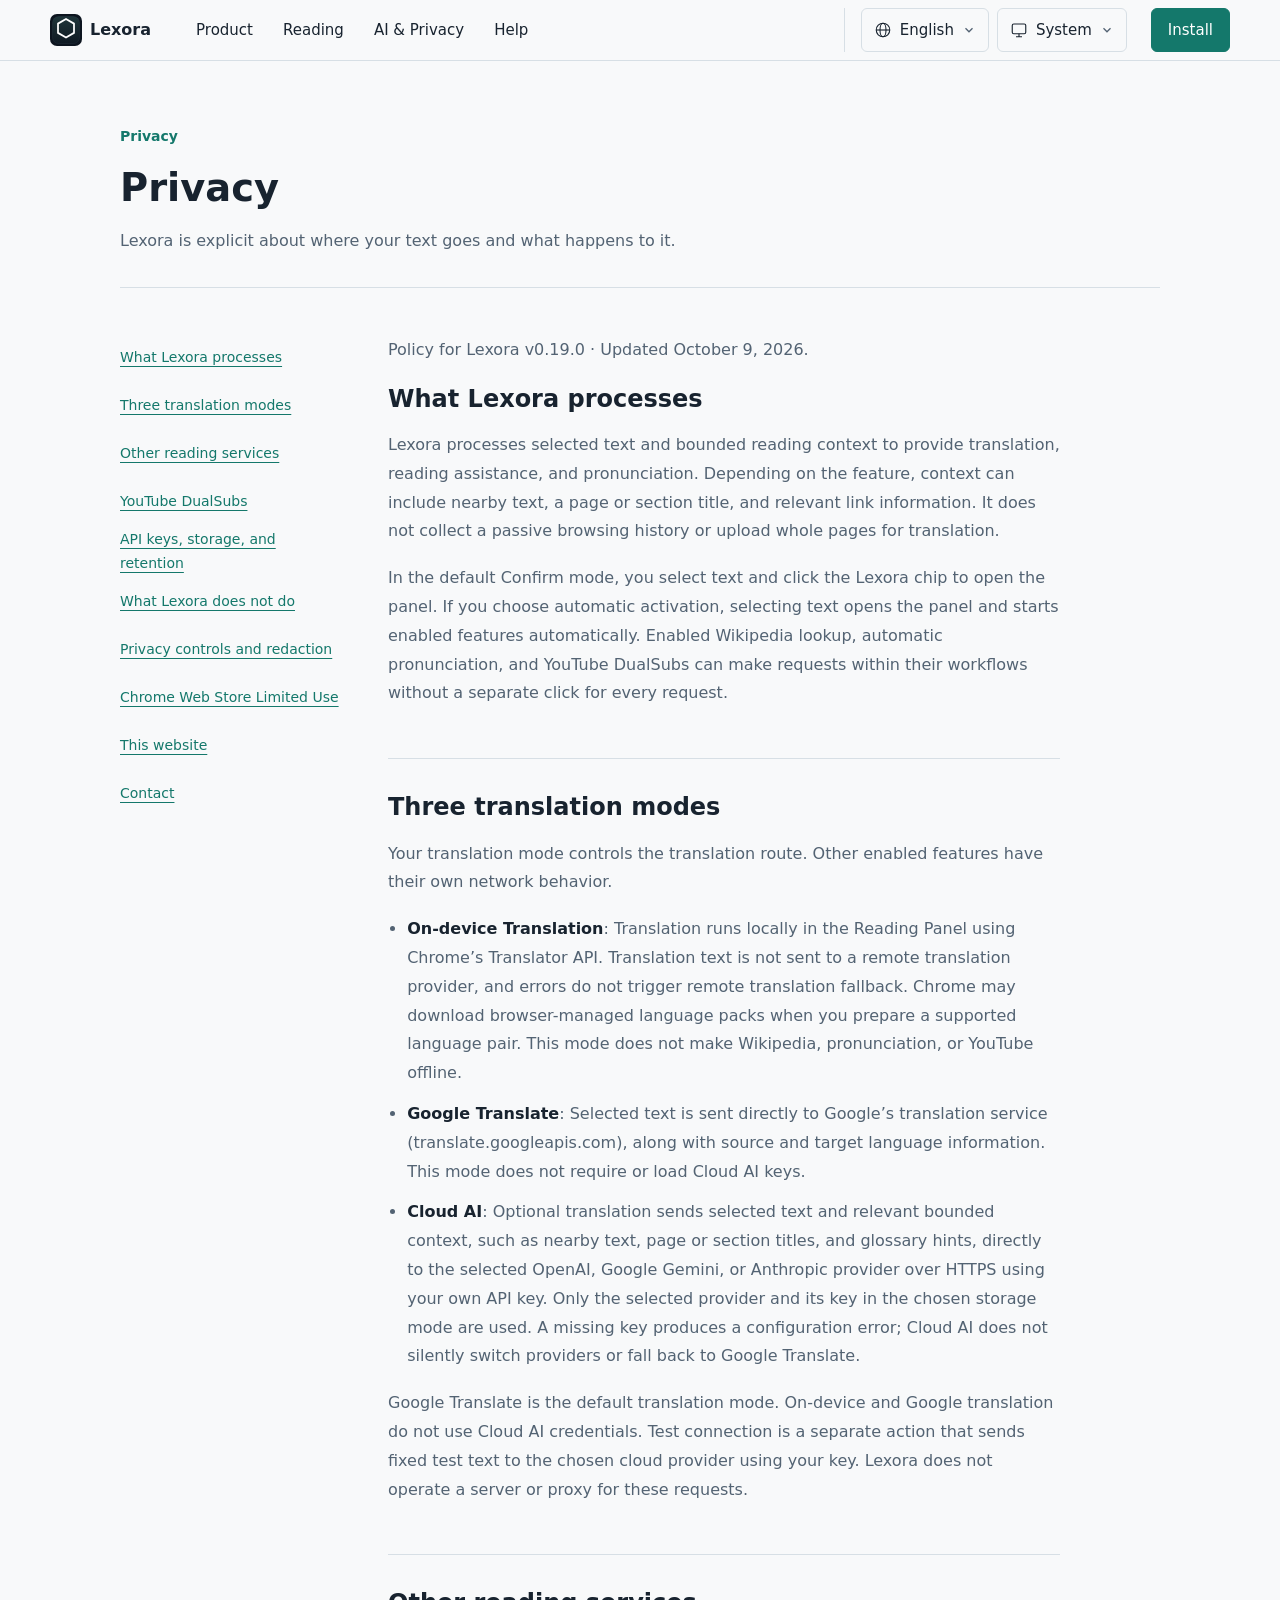
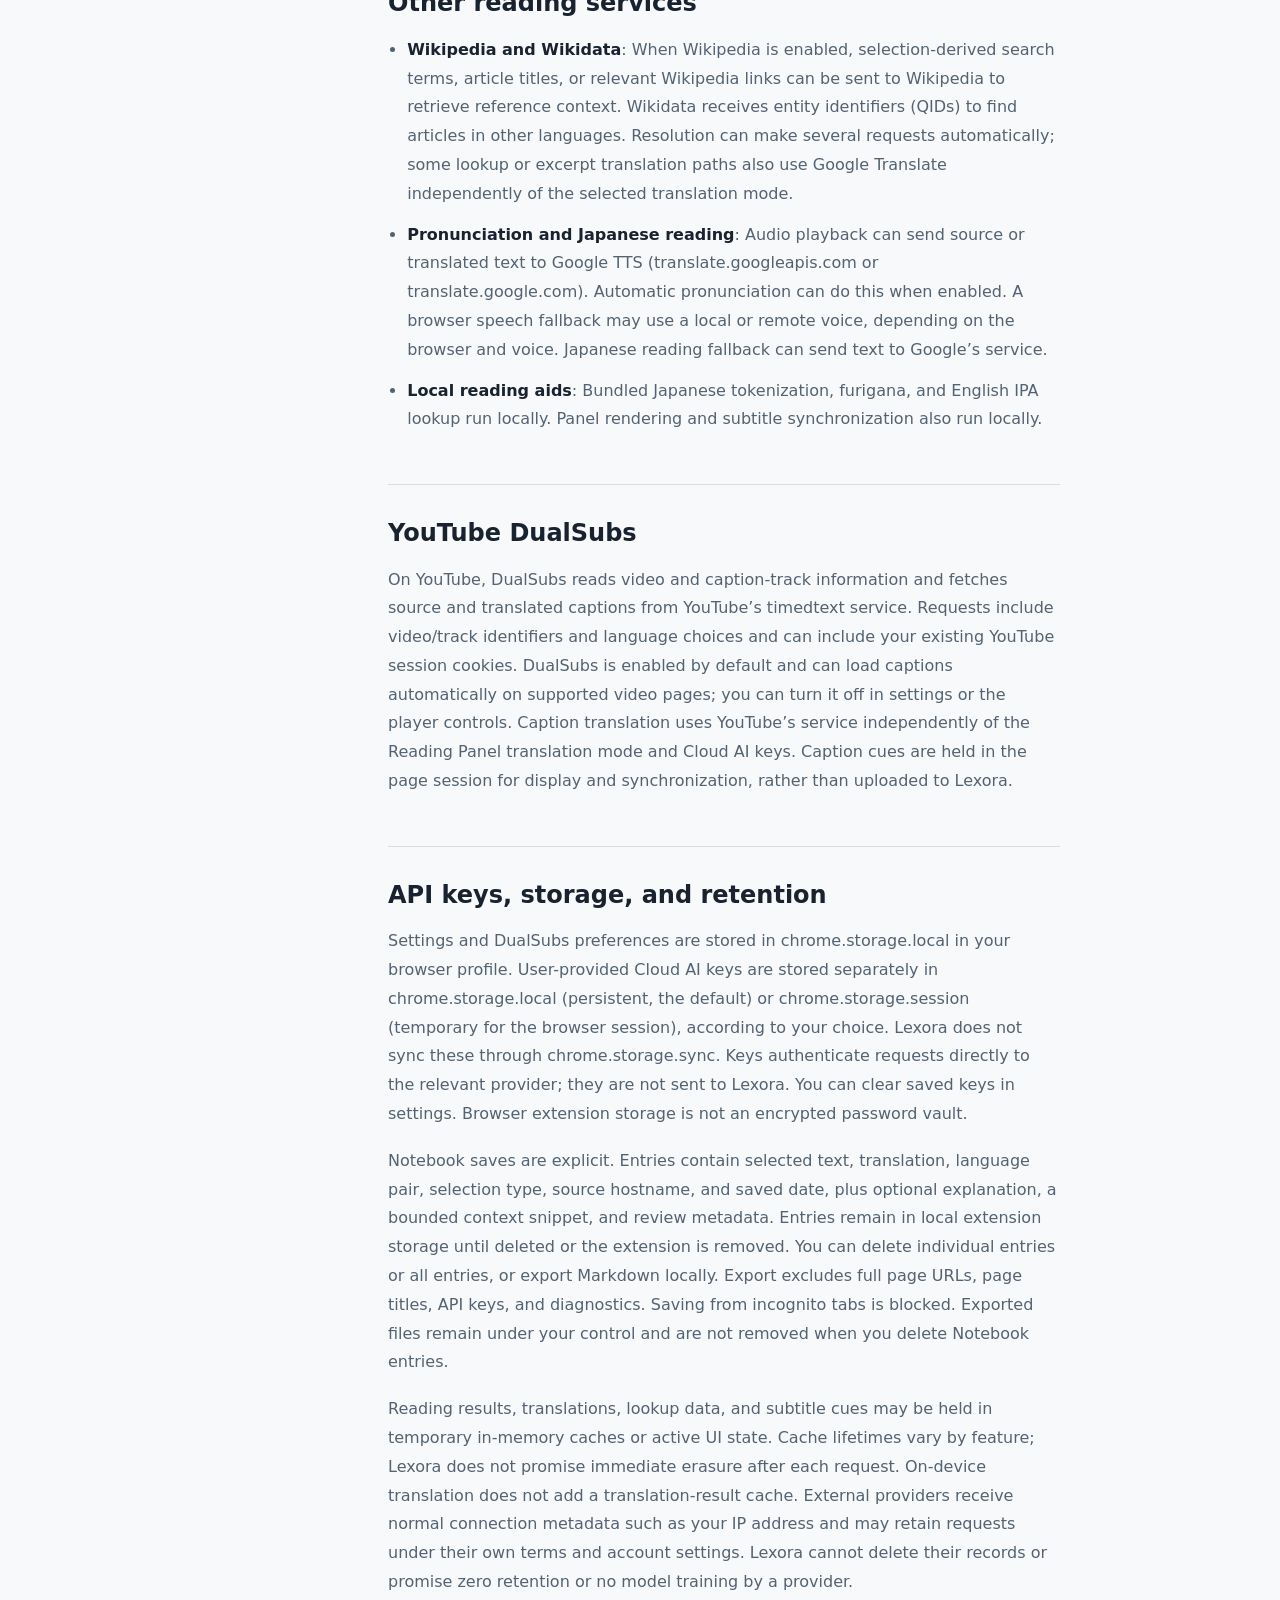
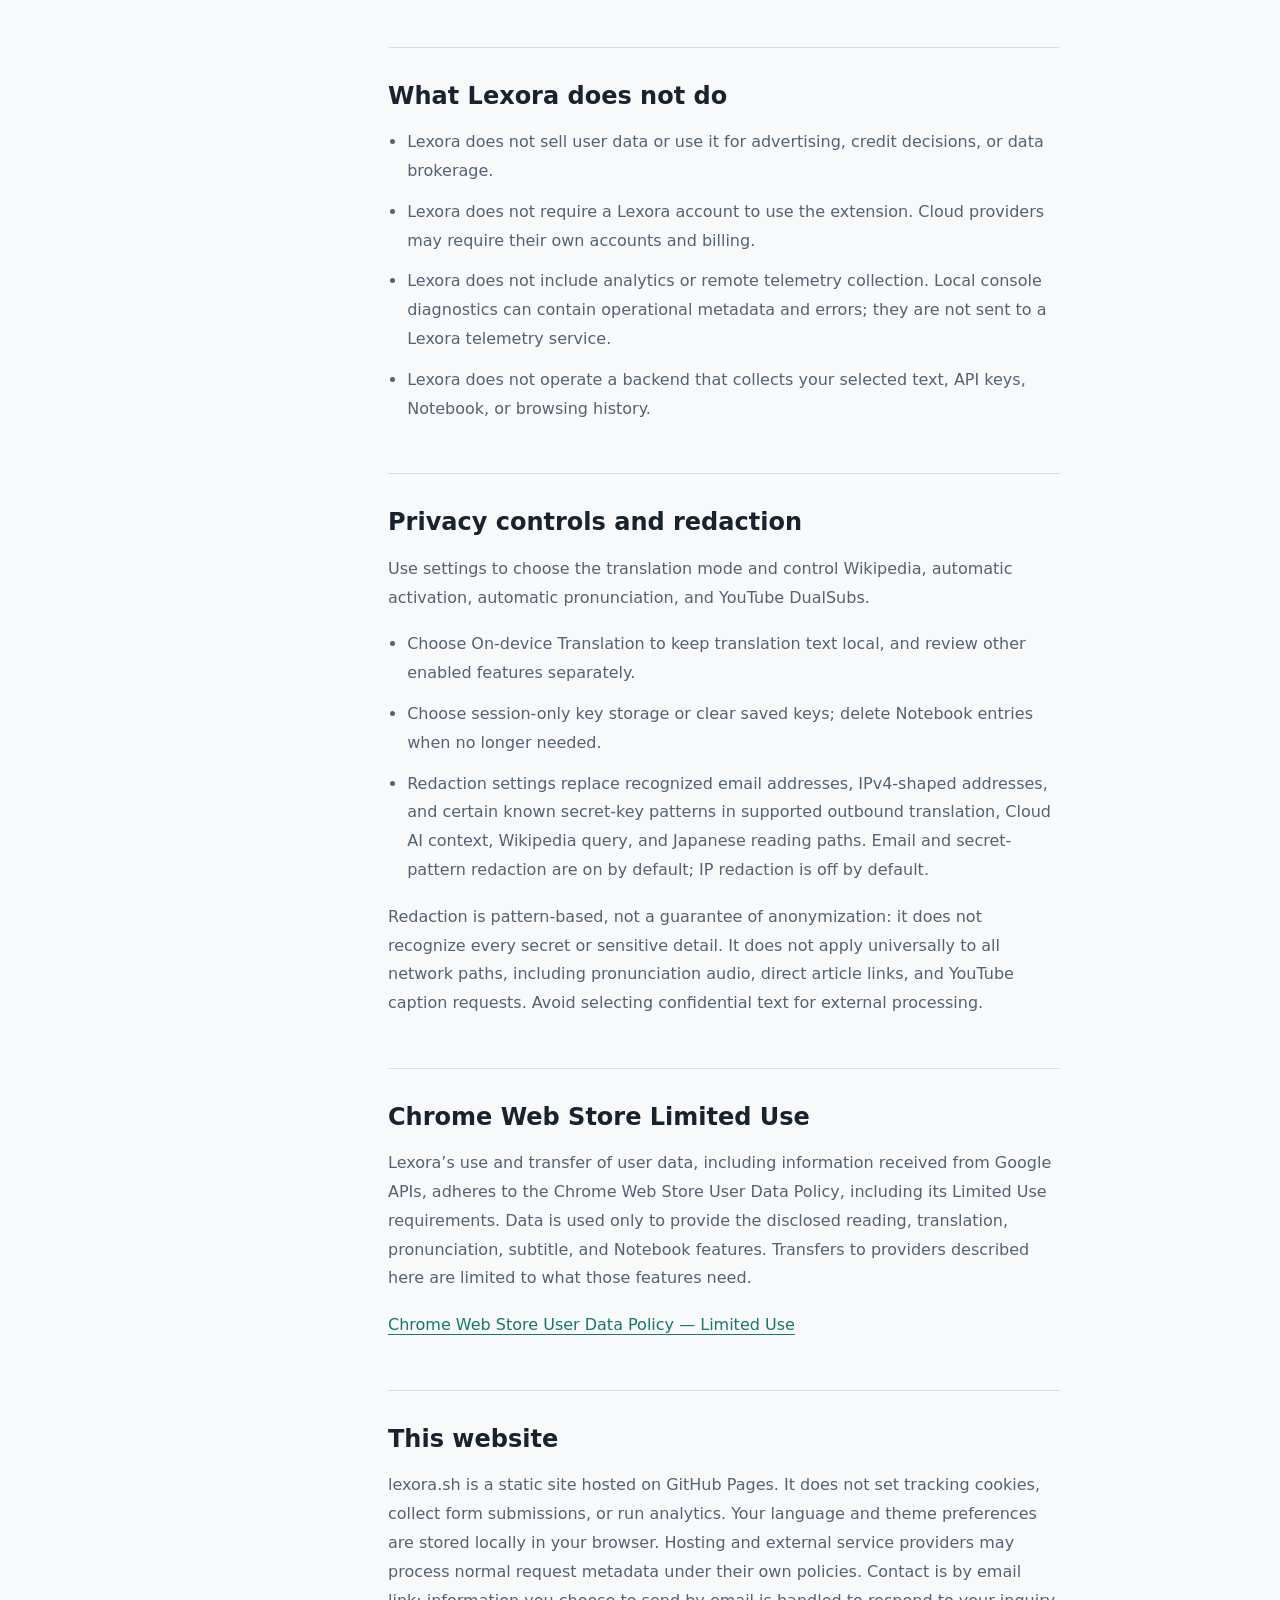
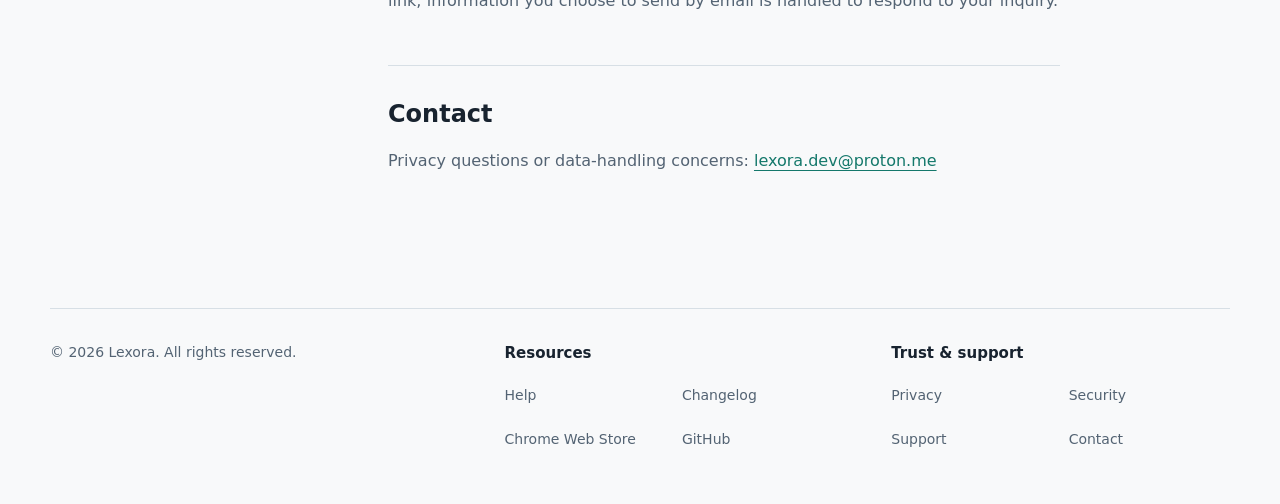
<file: privacy/index.html>
<!DOCTYPE html><html lang="en"> <head><meta charset="utf-8"><meta name="viewport" content="width=device-width, initial-scale=1.0"><title>Lexora Privacy</title><meta name="description" content="How Lexora handles your data and reading context."><meta name="generator" content="Astro v6.4.8"><meta name="theme-color" content="#f8f9fa" media="(prefers-color-scheme: light)"><meta name="theme-color" content="#0d151f" media="(prefers-color-scheme: dark)"><script id="lx-theme-init">
      (function () {
        var preference = 'system';
        var colors = { light: '#f8f9fa', dark: '#0d151f' };
        var metas = document.querySelectorAll('meta[name="theme-color"]');
        function normalize(value) {
          return value === 'light' || value === 'dark' ? value : 'system';
        }
        function apply(value) {
          preference = normalize(value);
          if (preference === 'system') document.documentElement.removeAttribute('data-theme');
          else document.documentElement.setAttribute('data-theme', preference);
          // Keep media queries intact: they also follow OS changes without JavaScript.
          for (var i = 0; i < metas.length; i++) {
            var mode = preference === 'system'
              ? (metas[i].media.indexOf('dark') > -1 ? 'dark' : 'light')
              : preference;
            metas[i].setAttribute('content', colors[mode]);
          }
        }
        try { preference = normalize(localStorage.getItem('lx-theme')); } catch (e) {}
        apply(preference);
        // M2 can call this without duplicating preference or metadata handling.
        window.lexoraTheme = {
          getPreference: function () { return preference; },
          setPreference: function (value) {
            apply(value);
            try { localStorage.setItem('lx-theme', preference); } catch (e) {}
          }
        };
      })();
    </script><meta property="og:type" content="website"><meta property="og:site_name" content="Lexora"><meta property="og:title" content="Lexora Privacy"><meta property="og:description" content="How Lexora handles your data and reading context."><meta property="og:url" content="https://lexora.sh/privacy/"><meta property="og:image" content="https://lexora.sh/og-default.svg"><meta name="twitter:card" content="summary_large_image"><meta name="twitter:title" content="Lexora Privacy"><meta name="twitter:description" content="How Lexora handles your data and reading context."><meta name="twitter:image" content="https://lexora.sh/og-default.svg"><link rel="canonical" href="https://lexora.sh/privacy/"><link rel="icon" href="/favicon.svg" type="image/svg+xml"><style>.trust-layout{display:grid;grid-template-columns:minmax(0,.65fr) minmax(0,1.35fr);gap:var(--space-16);align-items:start}.trust-contents ul{list-style:none;padding:0;margin:0}.trust-contents a,.trust-links a{display:inline-flex;align-items:center;min-height:44px;color:var(--color-brand);text-decoration:underline;text-underline-offset:4px;overflow-wrap:anywhere}.trust-contents li{margin-bottom:var(--space-2)}.trust-prose section{margin-bottom:var(--space-12);scroll-margin-top:160px}.trust-prose section:last-child{margin-bottom:0}.trust-prose li{margin-bottom:var(--space-3)}.trust-prose h2,.release-notes h2{overflow-wrap:anywhere}.trust-prose a{display:inline-block;padding-block:var(--space-2)}.support-start{margin-bottom:var(--space-12)}.support-start h2{margin:0 0 var(--space-3);font-size:var(--type-h2)}.trust-links{display:flex;flex-wrap:wrap;gap:var(--space-6)}.release-entry{display:grid;grid-template-columns:minmax(0,.45fr) minmax(0,1.55fr);gap:var(--space-12);padding-block:var(--space-12);border-top:1px solid var(--color-border)}.release-entry:first-child{border-top:2px solid var(--color-brand)}.release-meta p{margin:0 0 var(--space-3)}.release-meta time{color:var(--color-muted)}.release-meta .release-state{margin-top:var(--space-3);color:var(--color-brand);font-size:var(--type-small)}.release-notes li{margin-bottom:var(--space-2)}@media(max-width:900px){.trust-layout,.release-entry{grid-template-columns:1fr;gap:var(--space-8)}.trust-contents{border-bottom:1px solid var(--color-border);padding-bottom:var(--space-6)}.release-meta{display:flex;flex-wrap:wrap;align-items:baseline;gap:var(--space-3) var(--space-6)}.release-meta p,.release-meta .release-state{margin:0}}.utility-page .trust-layout{grid-template-columns:minmax(0,220px) minmax(0,1fr);gap:var(--space-12)}.utility-page .trust-contents{font-size:var(--type-small)}.utility-page .trust-contents li{margin-bottom:var(--space-1)}.utility-page .trust-prose section{padding-bottom:var(--space-8);margin-bottom:var(--space-8);border-bottom:1px solid var(--color-border)}.utility-page .trust-prose section:last-child{padding-bottom:0;margin-bottom:0;border-bottom:0}.utility-page .trust-prose a{display:inline;padding:0}.utility-page .support-start{padding-bottom:var(--space-6);margin-bottom:var(--space-8);border-bottom:1px solid var(--color-border)}.utility-page .release-entry{grid-template-columns:minmax(0,180px) minmax(0,1fr);gap:var(--space-12);padding-block:var(--space-8)}.utility-page .release-entry:first-child{border-top:0;padding-top:0}.utility-page .release-meta{font-size:var(--type-small)}.utility-page .release-meta strong{display:block;font-size:var(--type-h3);color:var(--color-text)}@media(max-width:900px){.utility-page .trust-layout,.utility-page .release-entry{grid-template-columns:minmax(0,1fr);gap:var(--space-6)}.utility-page .release-meta strong{display:inline}}
</style><link rel="stylesheet" href="/assets/BaseLayout.CO9qLpp7.css"></head> <body> <a class="skip-link" href="#top" data-i18n="shell_skip">Skip to content</a> <header class="topbar"> <div class="wrap topbar-inner"> <a class="brand" href="/" aria-label="Lexora home" data-i18n-aria="shell_home"> <span class="brand-mark" aria-hidden="true"><img src="/logo-mark.svg" alt="" width="32" height="32"></span> <span>Lexora</span> </a> <button type="button" class="menu-toggle" aria-controls="site-nav" aria-expanded="false" data-i18n="shell_menu">Menu</button> <div id="site-nav" class="shell-panel"> <nav class="nav" aria-label="Primary" data-i18n-aria="shell_primary"> <a href="/" data-i18n="nav_product">Product</a><a href="/#reading-workflow" data-i18n="nav_reading">Reading</a><a href="/#ai-privacy" data-i18n="nav_ai_privacy">AI &amp; Privacy</a><a href="/help" data-i18n="shell_help">Help</a> </nav> <div class="shell-utilities"> <div class="shell-preference" data-preference> <button class="preference-trigger" type="button" aria-expanded="false" aria-controls="locale-options" aria-labelledby="locale-label locale-current" data-preference-trigger> <span id="locale-label" class="visually-hidden" data-i18n="shell_language">Language</span> <svg class="preference-icon" viewBox="0 0 24 24" width="18" height="18" fill="none" stroke="currentColor" stroke-width="1.5" aria-hidden="true"><circle cx="12" cy="12" r="9"></circle><ellipse cx="12" cy="12" rx="4" ry="9"></ellipse><path d="M3 12h18"></path></svg><span id="locale-current" data-locale-current>English</span><span data-locale-compact aria-hidden="true">EN</span><svg class="preference-chevron" viewBox="0 0 16 16" width="14" height="14" fill="none" stroke="currentColor" stroke-width="1.5" aria-hidden="true"><path d="m4 6 4 4 4-4"></path></svg> </button> <div id="locale-options" class="preference-options" role="group" aria-label="Language" data-i18n-aria="shell_language" hidden> <button type="button" data-lang-btn="en" lang="en" aria-pressed="false">English</button><button type="button" data-lang-btn="vi" lang="vi" aria-pressed="false">Tiếng Việt</button><button type="button" data-lang-btn="ja" lang="ja" aria-pressed="false">日本語</button><button type="button" data-lang-btn="ko" lang="ko" aria-pressed="false">한국어</button> </div> </div> <div class="shell-preference" data-preference> <button class="preference-trigger" type="button" aria-expanded="false" aria-controls="theme-options" aria-labelledby="appearance-label theme-current" data-preference-trigger> <span id="appearance-label" class="visually-hidden" data-i18n="shell_appearance">Appearance</span> <svg class="preference-icon" viewBox="0 0 24 24" width="18" height="18" fill="none" stroke="currentColor" stroke-width="1.5" aria-hidden="true"><rect x="3" y="4" width="18" height="13" rx="2"></rect><path d="M8 21h8m-4-4v4"></path></svg><span id="theme-current" data-theme-current data-i18n="shell_theme_system">System</span><svg class="preference-chevron" viewBox="0 0 16 16" width="14" height="14" fill="none" stroke="currentColor" stroke-width="1.5" aria-hidden="true"><path d="m4 6 4 4 4-4"></path></svg> </button> <div id="theme-options" class="preference-options" role="group" aria-label="Appearance" data-i18n-aria="shell_appearance" hidden> <button type="button" data-theme-option="system" aria-pressed="false" data-i18n="shell_theme_system">System</button> <button type="button" data-theme-option="light" aria-pressed="false" data-i18n="shell_theme_light">Light</button> <button type="button" data-theme-option="dark" aria-pressed="false" data-i18n="shell_theme_dark">Dark</button> </div> </div> </div> <a class="btn btn-primary shell-install" href="/install" data-i18n="nav_install">Install</a> </div> </div> </header> <script>
(function () {
  var header = document.querySelector('.topbar');
  var toggle = header.querySelector('.menu-toggle');
  var nav = header.querySelector('#site-nav');
  var compact = window.matchMedia('(max-width: 1199px)');
  var compactState = compact.matches;
  var resizeFocus = null;
  var preferences = Array.from(header.querySelectorAll('[data-preference]')).map(function (root) {
    return { root: root, trigger: root.querySelector('[data-preference-trigger]'), panel: root.querySelector('.preference-options') };
  });
  function closePreference(item, restoreFocus) {
    item.trigger.setAttribute('aria-expanded', 'false');
    item.panel.hidden = true;
    if (restoreFocus) item.trigger.focus();
  }
  function close(restoreFocus) {
    preferences.forEach(function (item) { closePreference(item, false); });
    header.removeAttribute('data-open');
    toggle.setAttribute('aria-expanded', 'false');
    if (restoreFocus) toggle.focus();
  }
  preferences.forEach(function (item) {
    item.trigger.addEventListener('click', function () {
      var open = item.panel.hidden;
      preferences.forEach(function (other) { closePreference(other, false); });
      item.panel.hidden = !open;
      item.trigger.setAttribute('aria-expanded', String(open));
    });
    item.panel.addEventListener('click', function (event) {
      if (event.target.closest('button')) closePreference(item, true);
    });
    item.root.addEventListener('focusout', function (event) {
      if (event.relatedTarget && !item.root.contains(event.relatedTarget)) closePreference(item, false);
    });
  });
  var themeButtons = Array.from(header.querySelectorAll('[data-theme-option]'));
  var themeCurrent = header.querySelector('[data-theme-current]');
  function syncTheme() {
    var value = window.lexoraTheme.getPreference();
    themeButtons.forEach(function (button) {
      var selected = button.getAttribute('data-theme-option') === value;
      button.setAttribute('aria-pressed', String(selected));
      if (selected) {
        themeCurrent.setAttribute('data-i18n', button.getAttribute('data-i18n'));
        themeCurrent.textContent = button.textContent;
      }
    });
  }
  if (window.lexoraTheme) {
    syncTheme();
    themeButtons.forEach(function (button) {
      button.addEventListener('click', function () {
        window.lexoraTheme.setPreference(button.getAttribute('data-theme-option'));
        syncTheme();
      });
    });
  }
  header.setAttribute('data-enhanced', '');
  toggle.addEventListener('click', function () {
    var open = toggle.getAttribute('aria-expanded') !== 'true';
    close(false);
    header.toggleAttribute('data-open', open);
    toggle.setAttribute('aria-expanded', String(open));
  });
  document.addEventListener('keydown', function (event) {
    if (event.key !== 'Escape') return;
    var openPreference = preferences.find(function (item) { return !item.panel.hidden; });
    if (openPreference) closePreference(openPreference, true);
    else if (header.hasAttribute('data-open')) close(true);
  });
  document.addEventListener('click', function (event) {
    preferences.forEach(function (item) {
      if (!item.root.contains(event.target)) closePreference(item, item.panel.contains(document.activeElement));
    });
    if (!header.contains(event.target)) close(nav.contains(document.activeElement));
  });
  header.addEventListener('focusout', function (event) {
    // CSS may blur a newly hidden control before the media-change callback.
    if (!event.relatedTarget && compact.matches !== compactState) resizeFocus = event.target;
    if (event.relatedTarget && !header.contains(event.relatedTarget)) close(false);
  });
  nav.addEventListener('click', function (event) {
    if (event.target.closest('a')) close(compact.matches);
  });
  compact.addEventListener('change', function () {
    var active = document.activeElement === document.body && resizeFocus ? resizeFocus : document.activeElement;
    resizeFocus = null;
    compactState = compact.matches;
    var preference = preferences.find(function (item) { return item.panel.contains(active); });
    close(false);
    if (compact.matches && nav.contains(active)) toggle.focus();
    else if (!compact.matches && active === toggle) nav.querySelector('a').focus();
    else if (preference) preference.trigger.focus();
  });
})();
</script> <main id="top" tabindex="-1">  <div class="utility-page utility-page--trust"> <section class="page-hero"> <div class="wrap"> <div class="utility-heading"> <div class="utility-eyebrow">  <span data-i18n="privacy_hero_badge">Privacy</span> </div> <div class="page-copy"> <h1 data-i18n="privacy_hero_title">Privacy</h1> <p data-i18n="privacy_hero_body">Lexora is explicit about where your text goes and what happens to it.</p>  </div> </div> </div> </section> <section class="section-block"> <div class="wrap trust-layout"> <nav class="trust-contents" aria-label="Privacy" data-i18n-aria="privacy_hero_title"> <ul> <li><a href="#privacy_process_title" data-i18n="privacy_process_title">What Lexora processes</a></li> <li><a href="#privacy_where_title" data-i18n="privacy_where_title">Three translation modes</a></li> <li><a href="#privacy_services_title" data-i18n="privacy_services_title">Other reading services</a></li> <li><a href="#privacy_youtube_title" data-i18n="privacy_youtube_title">YouTube DualSubs</a></li> <li><a href="#privacy_storage_title" data-i18n="privacy_storage_title">API keys, storage, and retention</a></li> <li><a href="#privacy_not_title" data-i18n="privacy_not_title">What Lexora does not do</a></li> <li><a href="#privacy_controls_title" data-i18n="privacy_controls_title">Privacy controls and redaction</a></li> <li><a href="#privacy_limited_title" data-i18n="privacy_limited_title">Chrome Web Store Limited Use</a></li> <li><a href="#privacy_site_title" data-i18n="privacy_site_title">This website</a></li> <li><a href="#privacy_contact_title" data-i18n="privacy_contact_title">Contact</a></li> </ul> </nav> <div class="prose-shell trust-prose"> <p data-i18n="privacy_version">Policy for Lexora v0.19.0 · Updated October 9, 2026.</p> <section id="privacy_process_title" aria-labelledby="privacy_process_title-title"> <h2 id="privacy_process_title-title" data-i18n="privacy_process_title">What Lexora processes</h2> <p data-i18n="privacy_process_body">Lexora processes selected text and bounded reading context to provide translation, reading assistance, and pronunciation. Depending on the feature, context can include nearby text, a page or section title, and relevant link information. It does not collect a passive browsing history or upload whole pages for translation.</p> <p data-i18n="privacy_process_trigger">In the default Confirm mode, you select text and click the Lexora chip to open the panel. If you choose automatic activation, selecting text opens the panel and starts enabled features automatically. Enabled Wikipedia lookup, automatic pronunciation, and YouTube DualSubs can make requests within their workflows without a separate click for every request.</p> </section> <section id="privacy_where_title" aria-labelledby="privacy_where_title-title"> <h2 id="privacy_where_title-title" data-i18n="privacy_where_title">Three translation modes</h2> <p data-i18n="privacy_where_body">Your translation mode controls the translation route. Other enabled features have their own network behavior.</p> <ul> <li><strong data-i18n="privacy_where_local_label">On-device Translation</strong>: <span data-i18n="privacy_where_local_body">Translation runs locally in the Reading Panel using Chrome’s Translator API. Translation text is not sent to a remote translation provider, and errors do not trigger remote translation fallback. Chrome may download browser-managed language packs when you prepare a supported language pair. This mode does not make Wikipedia, pronunciation, or YouTube offline.</span></li> <li><strong data-i18n="privacy_where_translation_label">Google Translate</strong>: <span data-i18n="privacy_where_translation_body">Selected text is sent directly to Google’s translation service (translate.googleapis.com), along with source and target language information. This mode does not require or load Cloud AI keys.</span></li> <li><strong data-i18n="privacy_where_cloud_label">Cloud AI</strong>: <span data-i18n="privacy_where_cloud_body">Optional translation sends selected text and relevant bounded context, such as nearby text, page or section titles, and glossary hints, directly to the selected OpenAI, Google Gemini, or Anthropic provider over HTTPS using your own API key. Only the selected provider and its key in the chosen storage mode are used. A missing key produces a configuration error; Cloud AI does not silently switch providers or fall back to Google Translate.</span></li> </ul> <p data-i18n="privacy_where_note">Google Translate is the default translation mode. On-device and Google translation do not use Cloud AI credentials. Test connection is a separate action that sends fixed test text to the chosen cloud provider using your key. Lexora does not operate a server or proxy for these requests.</p> </section> <section id="privacy_services_title" aria-labelledby="privacy_services_title-title"> <h2 id="privacy_services_title-title" data-i18n="privacy_services_title">Other reading services</h2> <ul> <li><strong data-i18n="privacy_where_public_label">Wikipedia and Wikidata</strong>: <span data-i18n="privacy_where_public_body">When Wikipedia is enabled, selection-derived search terms, article titles, or relevant Wikipedia links can be sent to Wikipedia to retrieve reference context. Wikidata receives entity identifiers (QIDs) to find articles in other languages. Resolution can make several requests automatically; some lookup or excerpt translation paths also use Google Translate independently of the selected translation mode.</span></li> <li><strong data-i18n="privacy_speech_label">Pronunciation and Japanese reading</strong>: <span data-i18n="privacy_speech_body">Audio playback can send source or translated text to Google TTS (translate.googleapis.com or translate.google.com). Automatic pronunciation can do this when enabled. A browser speech fallback may use a local or remote voice, depending on the browser and voice. Japanese reading fallback can send text to Google’s service.</span></li> <li><strong data-i18n="privacy_local_label">Local reading aids</strong>: <span data-i18n="privacy_local_body">Bundled Japanese tokenization, furigana, and English IPA lookup run locally. Panel rendering and subtitle synchronization also run locally.</span></li> </ul> </section> <section id="privacy_youtube_title" aria-labelledby="privacy_youtube_title-title"> <h2 id="privacy_youtube_title-title" data-i18n="privacy_youtube_title">YouTube DualSubs</h2> <p data-i18n="privacy_youtube_body">On YouTube, DualSubs reads video and caption-track information and fetches source and translated captions from YouTube’s timedtext service. Requests include video/track identifiers and language choices and can include your existing YouTube session cookies. DualSubs is enabled by default and can load captions automatically on supported video pages; you can turn it off in settings or the player controls. Caption translation uses YouTube’s service independently of the Reading Panel translation mode and Cloud AI keys. Caption cues are held in the page session for display and synchronization, rather than uploaded to Lexora.</p> </section> <section id="privacy_storage_title" aria-labelledby="privacy_storage_title-title"> <h2 id="privacy_storage_title-title" data-i18n="privacy_storage_title">API keys, storage, and retention</h2> <p data-i18n="privacy_storage_keys">Settings and DualSubs preferences are stored in chrome.storage.local in your browser profile. User-provided Cloud AI keys are stored separately in chrome.storage.local (persistent, the default) or chrome.storage.session (temporary for the browser session), according to your choice. Lexora does not sync these through chrome.storage.sync. Keys authenticate requests directly to the relevant provider; they are not sent to Lexora. You can clear saved keys in settings. Browser extension storage is not an encrypted password vault.</p> <p data-i18n="privacy_storage_notebook">Notebook saves are explicit. Entries contain selected text, translation, language pair, selection type, source hostname, and saved date, plus optional explanation, a bounded context snippet, and review metadata. Entries remain in local extension storage until deleted or the extension is removed. You can delete individual entries or all entries, or export Markdown locally. Export excludes full page URLs, page titles, API keys, and diagnostics. Saving from incognito tabs is blocked. Exported files remain under your control and are not removed when you delete Notebook entries.</p> <p data-i18n="privacy_storage_cache">Reading results, translations, lookup data, and subtitle cues may be held in temporary in-memory caches or active UI state. Cache lifetimes vary by feature; Lexora does not promise immediate erasure after each request. On-device translation does not add a translation-result cache. External providers receive normal connection metadata such as your IP address and may retain requests under their own terms and account settings. Lexora cannot delete their records or promise zero retention or no model training by a provider.</p> </section> <section id="privacy_not_title" aria-labelledby="privacy_not_title-title"> <h2 id="privacy_not_title-title" data-i18n="privacy_not_title">What Lexora does not do</h2> <ul> <li data-i18n="privacy_not_0">Lexora does not sell user data or use it for advertising, credit decisions, or data brokerage.</li> <li data-i18n="privacy_not_1">Lexora does not require a Lexora account to use the extension. Cloud providers may require their own accounts and billing.</li> <li data-i18n="privacy_not_2">Lexora does not include analytics or remote telemetry collection. Local console diagnostics can contain operational metadata and errors; they are not sent to a Lexora telemetry service.</li> <li data-i18n="privacy_not_3">Lexora does not operate a backend that collects your selected text, API keys, Notebook, or browsing history.</li> </ul> </section> <section id="privacy_controls_title" aria-labelledby="privacy_controls_title-title"> <h2 id="privacy_controls_title-title" data-i18n="privacy_controls_title">Privacy controls and redaction</h2> <p data-i18n="privacy_controls_body">Use settings to choose the translation mode and control Wikipedia, automatic activation, automatic pronunciation, and YouTube DualSubs.</p> <ul> <li data-i18n="privacy_controls_0">Choose On-device Translation to keep translation text local, and review other enabled features separately.</li> <li data-i18n="privacy_controls_1">Choose session-only key storage or clear saved keys; delete Notebook entries when no longer needed.</li> <li data-i18n="privacy_controls_2">Redaction settings replace recognized email addresses, IPv4-shaped addresses, and certain known secret-key patterns in supported outbound translation, Cloud AI context, Wikipedia query, and Japanese reading paths. Email and secret-pattern redaction are on by default; IP redaction is off by default.</li> </ul> <p data-i18n="privacy_controls_note">Redaction is pattern-based, not a guarantee of anonymization: it does not recognize every secret or sensitive detail. It does not apply universally to all network paths, including pronunciation audio, direct article links, and YouTube caption requests. Avoid selecting confidential text for external processing.</p> </section> <section id="privacy_limited_title" aria-labelledby="privacy_limited_title-title"> <h2 id="privacy_limited_title-title" data-i18n="privacy_limited_title">Chrome Web Store Limited Use</h2> <p data-i18n="privacy_limited_body">Lexora’s use and transfer of user data, including information received from Google APIs, adheres to the Chrome Web Store User Data Policy, including its Limited Use requirements. Data is used only to provide the disclosed reading, translation, pronunciation, subtitle, and Notebook features. Transfers to providers described here are limited to what those features need.</p> <p><a href="https://developer.chrome.com/docs/webstore/program-policies/limited-use" data-i18n="privacy_limited_link">Chrome Web Store User Data Policy — Limited Use</a></p> </section> <section id="privacy_site_title" aria-labelledby="privacy_site_title-title"> <h2 id="privacy_site_title-title" data-i18n="privacy_site_title">This website</h2> <p data-i18n="privacy_site_body">lexora.sh is a static site hosted on GitHub Pages. It does not set tracking cookies, collect form submissions, or run analytics. Your language and theme preferences are stored locally in your browser. Hosting and external service providers may process normal request metadata under their own policies. Contact is by email link; information you choose to send by email is handled to respond to your inquiry.</p> </section> <section id="privacy_contact_title" aria-labelledby="privacy_contact_title-title"> <h2 id="privacy_contact_title-title" data-i18n="privacy_contact_title">Contact</h2> <p><span data-i18n="privacy_contact_body">Privacy questions or data-handling concerns:</span> <a href="mailto:lexora.dev@proton.me">lexora.dev@proton.me</a></p> </section> </div> </div> </section> </div>  </main> <footer class="footer"> <div class="wrap footer-inner"> <div>&copy; 2026 Lexora. <span data-i18n="footer_rights">All rights reserved.</span></div> <div class="footer-group"> <strong data-i18n="shell_resources">Resources</strong> <div class="footer-links"> <a href="/help" data-i18n="shell_help">Help</a> <a href="/changelog" data-i18n="shell_changelog">Changelog</a> <a href="https://chromewebstore.google.com/detail/lexora-language-assistant/fbobmnpemmhjjloalogeaapfceefgopf" target="_blank" rel="noreferrer" data-i18n="footer_chrome">Chrome Web Store</a> <a href="https://github.com/lexora-project/lexora" target="_blank" rel="noreferrer">GitHub</a> </div> </div> <div class="footer-group"> <strong data-i18n="shell_trust">Trust & support</strong> <div class="footer-links"> <a href="/privacy" data-i18n="footer_privacy">Privacy</a> <a href="/security" data-i18n="footer_security">Security</a> <a href="/support" data-i18n="footer_support">Support</a> <a href="mailto:lexora.dev@proton.me" data-i18n="footer_contact">Contact</a> </div> </div> </div> </footer>  <script type="application/json" id="lx-i18n">{"defaultLocale":"en","locales":["en","vi","ja","ko"],"translations":{"en":{"release_193_title":"Reliability and consistency","release_193_summary":"Lexora v0.19.3 is published and publicly available on the Chrome Web Store. Public availability was confirmed on October 16, 2026.","release_193_0":"More reliable Notebook saves, duplicate detection across websites, and bookmark synchronization between tabs.","release_193_1":"Fixed incorrect cached translations for long selections that share the same beginning.","release_193_2":"More reliable settings persistence across contexts, with clear errors when a save fails.","release_193_3":"Improved YouTube DualSubs loading and language changes. Temporary rate limits can still require a short wait before retrying.","release_193_4":"Restored reliable Wikipedia references when enabled.","release_193_5":"Improved selection handling in embedded frames after the background worker restarts.","release_193_6":"Completed Notebook labels, filters, notices, and controls across all ten interface languages.","release_193_7":"Removed verified obsolete extension code and unused website content.","release_192_title":"Stability and recovery","release_192_summary":"Lexora v0.19.2 is published and publicly available on the Chrome Web Store. Public availability was confirmed on October 15, 2026.","release_192_0":"Keep Cloud AI provider selection and saved credentials consistent.","release_192_1":"Recover stalled translation loading with bounded requests and retries that preserve the current selection.","release_192_2":"Restore reading panel and selection handling after browser back/forward navigation, including BFCache restores.","release_192_3":"Clear stale YouTube DualSubs text when subtitle timing, video, or language changes invalidate a cue.","release_192_4":"DualSubs controls follow the selected interface language across 10 existing locales; no translation target languages are added.","release_191_title":"Popup and update awareness","release_191_summary":"Lexora v0.19.1 is published and publicly available on the Chrome Web Store. Public availability was confirmed on October 10, 2026.","release_191_0":"Improved the browser toolbar popup UI with clear feature status, settings access, and compact secondary links.","release_191_1":"The popup dynamically displays the installed extension version from the manifest.","release_191_2":"Genuine extension upgrades show an update announcement and a NEW toolbar badge until acknowledged. First installation, startup, popup reopening, and same-version reload do not create a new announcement.","release_191_3":"Bundled What’s New release notes work offline. Opening the notice’s What’s New link or dismissing the notice acknowledges the installed version.","release_191_4":"Improved YouTube DualSubs popup controls and contextual player-control guidance, with keyboard navigation, focus indicators, and accessible switches.","v3_layer":"The reading layer","polish_sentence":"Meaning takes shape in the words around it.","polish_passage":"A familiar word can reveal something new. Read it in the wider passage, and the connections become clearer.","v3_concept":"Conceptual reading flow","v3_article":"The page you are reading","v3_selection":"A phrase worth understanding","v3_meaning":"Meaning","v3_context":"Context","v3_reading":"Reading","v3_layer_body":"A little clarity, right beside your selection.","v3_resume":"Back to the page. On with your reading.","v3_flow_title":"Select. Understand. Keep reading.","v3_flow_body":"Help appears where you need it. The page stays your destination.","v3_select":"Select","v3_understand":"Understand","v3_continue":"Keep reading","v3_continue_body":"Close the layer and return to the original page with a clearer understanding.","v3_context_title":"Not every selection asks the same question.","v3_context_body":"From a single term to a longer passage, explore meaning in context. Available assistance depends on the text, language, and your settings.","v3_term":"Term","v3_phrase":"Phrase","v3_sentence":"Sentence","v3_passage":"Passage","v3_grounding":"Meaning, pronunciation, reading, and reference context — as the selection calls for them.","v3_japanese":"Japanese reading","v3_japanese_title":"Stay close to the original.","v3_japanese_body":"Follow Japanese text with furigana and reading aids when available. Connect the original words to their reading and meaning, in your chosen language context.","v3_original":"Original text","v3_japanese_caption":"Original text and its reading, held together.","v3_cloud":"Cloud AI","v3_google":"Google Translate","v3_ondevice":"On-device Translation","v3_cloud_note":"Your API keys","v3_google_note":"Online translation","v3_ondevice_note":"Chrome language packs","v3_routing":"Three translation modes","v3_save_title":"Keep what matters.","v3_save_body":"Choose what to save to Notebook after reading. Saved items stay in this browser, ready to revisit or export as Markdown when you choose.","v3_saved_term":"A saved term","v3_saved_phrase":"A saved phrase","v3_saved_sentence":"A saved sentence","v3_export":"Revisit or export as Markdown","v3_trust_title":"Your reading. Your control.","v3_no_account":"No account required","v3_ondevice_available":"On-device Translation","v3_explicit":"Configured routing","v3_telemetry":"No hidden telemetry","help_network_title":"Automatic reading and network requests","help_network_body":"Wikipedia/Wikidata reference lookups, pronunciation, and Japanese reading may make network requests independently of translation mode. Automatic activation and pronunciation can trigger requests when enabled. Review those settings separately; choosing On-device Translation does not make every reading feature offline.","help_dualsubs_title":"YouTube DualSubs","help_dualsubs_body":"On supported YouTube videos, DualSubs displays original and translated captions. It is enabled by default and may load captions automatically from YouTube, including existing session cookies. Caption translation uses YouTube’s service independently of Reading Panel mode and Cloud AI keys. Turn it off in settings or player controls.","release_184_title":"More reliable reading and translation","release_184_summary":"Lexora v0.18.4 improves reading-panel reliability and translation timeout handling. It is available publicly on the Chrome Web Store.","release_184_0":"Dismissed selections stay closed instead of unexpectedly reopening.","release_184_1":"Keep the active reading session consistent while the panel opens, and prevent outdated results from returning after it is cleared.","release_184_2":"Apply Google translation timeouts while the response is being read and processed.","release_183_title":"Submitted to Chrome Web Store for public listing review","release_183_summary":"Lexora v0.18.3 has been submitted to the Chrome Web Store review queue for a public listing. The extension will be available for public install after review approval.","release_183_0":"Submitted for Chrome Web Store public listing review.","release_183_1":"Public listing will update after review approval.","release_183_2":"The existing unlisted listing remains accessible at the current Chrome Web Store URL.","release_180_title":"Approved and published on Chrome Web Store (unlisted)","release_180_summary":"Lexora v0.18.0 has been approved and published on the Chrome Web Store as an unlisted item. Install directly from the Chrome Web Store. No Developer Mode required.","release_180_0":"Approved and published on the Chrome Web Store (unlisted).","release_180_1":"Install directly from the Chrome Web Store. No Developer Mode required.","release_180_2":"Provider routing and reading surface refinements included in this release.","release_87_title":"M17.6 frozen handoff","release_87_summary":"Reading surface clarity pass. Module framing, header-band clarity, and cross-surface visual cohesion stabilized for the extension baseline.","release_87_0":"M17.6 archived as completed handoff.","release_87_1":"M18 marked active in roadmap.","release_87_2":"Visual identity system carried forward into the next feature phase.","release_86_title":"Post-M15 frozen handoff","release_86_summary":"UI system convergence baseline established before M16 and M17 refinement work.","release_86_0":"Shared UI token foundation consolidated.","release_86_1":"Popup and options shell convergence completed.","release_86_2":"Interaction semantics corrected for refined-state handling.","release_190_title":"Browser-native Translation","release_190_summary":"Lexora v0.19.0 is published and publicly available on the Chrome Web Store. Public availability was confirmed on October 9, 2026.","release_190_0":"Added On-device Translation using Chrome’s built-in Translator API, with in-panel language-pack preparation, progress, cancellation, and retry guidance.","release_190_1":"Choose On-device Translation, online Google Translate, or Cloud AI with user-supplied Gemini, OpenAI, or Anthropic keys. Supported prepared pairs can translate offline on-device; failures never silently select a remote provider.","release_190_2":"Improved Cloud AI connection handling and translation-mode persistence. Removed Ollama and custom endpoint support; legacy endpoint selections migrate to On-device Translation.","release_190_3":"Reading Panel, Japanese reading and pronunciation, Wikipedia/Wikidata, Notebook, and YouTube DualSubs remain available with their own settings and network behavior.","shell_appearance":"Appearance","shell_theme_system":"System","shell_theme_light":"Light","shell_theme_dark":"Dark","release_intro":"Public release notes for the Lexora extension.","release_version":"Version","release_current":"Available on Chrome Web Store","release_historical":"Historical release","guide_intro":"Install from the Chrome Web Store, then start with a selection on a web page.","guide_start":"Start reading","guide_select":"Select a word, phrase, or passage on a web page where Lexora is enabled.","guide_help":"Need a hand?","guide_help_body":"Use Help to get started, or contact Support if installation or reading does not work as expected.","guide_dev_enable":"Open this address in Chrome and enable Developer Mode.","guide_dev_load":"Choose Load unpacked, then select this folder inside the extracted package.","help_title":"Read with Lexora","help_intro":"A short guide to understanding selected text, using reading aids, and returning to saved items.","help_result_title":"Read the result in context","help_result_body":"Review the meaning or translation in the Lexora panel, then continue reading the original page. Available modules depend on the text, language, enabled features, and your settings.","help_reading_title":"Japanese readings and pronunciation","help_reading_body":"Use furigana when available to follow Japanese text. Pronunciation playback is available for supported languages; reading aids may vary with the selected text and settings.","help_save_title":"Save and return with Notebook","help_save_body":"Explicitly save a selection from the reading panel, then find it in Notebook in Lexora Options. Entries stay in this browser. Search, delete, or export them as Markdown when you choose. Saving is unavailable in incognito tabs.","help_provider_title":"Translation modes and references","help_provider_body":"In Options, choose On-device Translation, Google Translate (online, the default), or Cloud AI. On-device uses Chrome’s built-in Translator API; prepare browser-managed language packs in the Reading Panel. Availability depends on Chrome, the document, and the language pair. Supported prepared pairs work offline; failures never silently switch to a remote translation provider. Cloud AI uses your keys for Gemini, OpenAI, or Anthropic. Save keys in local or session storage; Test connection sends a fixed test phrase to the selected cloud provider.","help_trouble_title":"If something is missing","help_trouble_body":"Check page access, language pair, translation mode, and privacy settings in Options. For On-device Translation, follow the panel’s preparation progress or retry guidance; the API or pair may be unavailable. Online services need a connection. Contact Support with your installed version and steps tried, leaving out private text and credentials.","home_intro":"A browser companion for reading","home_title":"Understand more. Keep reading.","home_workflow_link":"See how it works","home_select_body":"Select a word, phrase, or passage on the page you are reading.","home_assist_body":"Explore meaning or translation, pronunciation or readings, and reference context. Available modules depend on the text, language, and your settings.","home_trust_body":"Review translation and privacy settings alongside automatic reading workflows. Wikipedia/Wikidata, pronunciation, Japanese reading, and YouTube subtitles can make separate network requests, even with On-device Translation selected. API keys stay in your chosen local or session storage and authenticate provider requests directly.","home_ai_title":"Choose how you translate","home_ai_body":"In v0.19.3, choose On-device Translation with Chrome’s built-in Translator API and browser-managed language packs, online Google Translate, or Cloud AI with Gemini, OpenAI, or Anthropic and your own API keys. Supported prepared language pairs can translate offline on-device. On-device failures never silently switch to a remote translation provider.","home_install_title":"Bring Lexora to your next read","home_release":"Product version · Available","shell_menu":"Menu","shell_skip":"Skip to content","shell_primary":"Primary","shell_language":"Language","shell_home":"Lexora home","shell_resources":"Resources","shell_help":"Help","shell_changelog":"Changelog","shell_trust":"Trust & support","nav_product":"Product","nav_reading":"Reading","nav_ai_privacy":"AI & Privacy","nav_install":"Install","hero_eyebrow":"v0.19.3 · Available on Chrome Web Store","hero_lead":"Lexora helps you understand selected web content in context without leaving the page.","hero_cta_install":"Install from Chrome Web Store","pill_reading":"Reading","install_hero_badge":"Install","install_hero_title":"Install Lexora","install_store_title":"Install from the Chrome Web Store.","install_notice_body":"Lexora v0.19.3 is published and publicly available on the Chrome Web Store. Public availability was confirmed on October 16, 2026.","install_store_cta":"Open Chrome Web Store","install_chrome_step_0":"Open the Chrome Web Store listing for Lexora.","install_chrome_step_1":"Click \"Add to Chrome\" and confirm the permissions prompt.","install_chrome_step_2":"Pin the Lexora icon to the Chrome toolbar for quick access.","install_current_version_label":"Product version","install_store_status_value":"v0.19.3 published — public","install_dev_section_title":"Developer Mode install: contributors only","install_dev_section_body":"These steps are for contributors building and testing Lexora locally. Normal users should use the Chrome Web Store.","install_dev_step_0":"Obtain the extension package from the project maintainer.","install_dev_step_1":"Extract the package to a local folder.","install_dev_step_4":"Open the extension options page to configure languages, providers, and privacy settings.","privacy_hero_badge":"Privacy","privacy_hero_title":"Privacy","privacy_hero_body":"Lexora is explicit about where your text goes and what happens to it.","privacy_version":"Policy for Lexora v0.19.0 · Updated October 9, 2026.","privacy_process_title":"What Lexora processes","privacy_process_body":"Lexora processes selected text and bounded reading context to provide translation, reading assistance, and pronunciation. Depending on the feature, context can include nearby text, a page or section title, and relevant link information. It does not collect a passive browsing history or upload whole pages for translation.","privacy_process_trigger":"In the default Confirm mode, you select text and click the Lexora chip to open the panel. If you choose automatic activation, selecting text opens the panel and starts enabled features automatically. Enabled Wikipedia lookup, automatic pronunciation, and YouTube DualSubs can make requests within their workflows without a separate click for every request.","privacy_where_title":"Three translation modes","privacy_where_body":"Your translation mode controls the translation route. Other enabled features have their own network behavior.","privacy_where_local_label":"On-device Translation","privacy_where_local_body":"Translation runs locally in the Reading Panel using Chrome’s Translator API. Translation text is not sent to a remote translation provider, and errors do not trigger remote translation fallback. Chrome may download browser-managed language packs when you prepare a supported language pair. This mode does not make Wikipedia, pronunciation, or YouTube offline.","privacy_where_translation_label":"Google Translate","privacy_where_translation_body":"Selected text is sent directly to Google’s translation service (translate.googleapis.com), along with source and target language information. This mode does not require or load Cloud AI keys.","privacy_where_cloud_label":"Cloud AI","privacy_where_cloud_body":"Optional translation sends selected text and relevant bounded context, such as nearby text, page or section titles, and glossary hints, directly to the selected OpenAI, Google Gemini, or Anthropic provider over HTTPS using your own API key. Only the selected provider and its key in the chosen storage mode are used. A missing key produces a configuration error; Cloud AI does not silently switch providers or fall back to Google Translate.","privacy_where_note":"Google Translate is the default translation mode. On-device and Google translation do not use Cloud AI credentials. Test connection is a separate action that sends fixed test text to the chosen cloud provider using your key. Lexora does not operate a server or proxy for these requests.","privacy_services_title":"Other reading services","privacy_where_public_label":"Wikipedia and Wikidata","privacy_where_public_body":"When Wikipedia is enabled, selection-derived search terms, article titles, or relevant Wikipedia links can be sent to Wikipedia to retrieve reference context. Wikidata receives entity identifiers (QIDs) to find articles in other languages. Resolution can make several requests automatically; some lookup or excerpt translation paths also use Google Translate independently of the selected translation mode.","privacy_speech_label":"Pronunciation and Japanese reading","privacy_speech_body":"Audio playback can send source or translated text to Google TTS (translate.googleapis.com or translate.google.com). Automatic pronunciation can do this when enabled. A browser speech fallback may use a local or remote voice, depending on the browser and voice. Japanese reading fallback can send text to Google’s service.","privacy_local_label":"Local reading aids","privacy_local_body":"Bundled Japanese tokenization, furigana, and English IPA lookup run locally. Panel rendering and subtitle synchronization also run locally.","privacy_youtube_title":"YouTube DualSubs","privacy_youtube_body":"On YouTube, DualSubs reads video and caption-track information and fetches source and translated captions from YouTube’s timedtext service. Requests include video/track identifiers and language choices and can include your existing YouTube session cookies. DualSubs is enabled by default and can load captions automatically on supported video pages; you can turn it off in settings or the player controls. Caption translation uses YouTube’s service independently of the Reading Panel translation mode and Cloud AI keys. Caption cues are held in the page session for display and synchronization, rather than uploaded to Lexora.","privacy_storage_title":"API keys, storage, and retention","privacy_storage_keys":"Settings and DualSubs preferences are stored in chrome.storage.local in your browser profile. User-provided Cloud AI keys are stored separately in chrome.storage.local (persistent, the default) or chrome.storage.session (temporary for the browser session), according to your choice. Lexora does not sync these through chrome.storage.sync. Keys authenticate requests directly to the relevant provider; they are not sent to Lexora. You can clear saved keys in settings. Browser extension storage is not an encrypted password vault.","privacy_storage_notebook":"Notebook saves are explicit. Entries contain selected text, translation, language pair, selection type, source hostname, and saved date, plus optional explanation, a bounded context snippet, and review metadata. Entries remain in local extension storage until deleted or the extension is removed. You can delete individual entries or all entries, or export Markdown locally. Export excludes full page URLs, page titles, API keys, and diagnostics. Saving from incognito tabs is blocked. Exported files remain under your control and are not removed when you delete Notebook entries.","privacy_storage_cache":"Reading results, translations, lookup data, and subtitle cues may be held in temporary in-memory caches or active UI state. Cache lifetimes vary by feature; Lexora does not promise immediate erasure after each request. On-device translation does not add a translation-result cache. External providers receive normal connection metadata such as your IP address and may retain requests under their own terms and account settings. Lexora cannot delete their records or promise zero retention or no model training by a provider.","privacy_not_title":"What Lexora does not do","privacy_not_0":"Lexora does not sell user data or use it for advertising, credit decisions, or data brokerage.","privacy_not_1":"Lexora does not require a Lexora account to use the extension. Cloud providers may require their own accounts and billing.","privacy_not_2":"Lexora does not include analytics or remote telemetry collection. Local console diagnostics can contain operational metadata and errors; they are not sent to a Lexora telemetry service.","privacy_not_3":"Lexora does not operate a backend that collects your selected text, API keys, Notebook, or browsing history.","privacy_controls_title":"Privacy controls and redaction","privacy_controls_body":"Use settings to choose the translation mode and control Wikipedia, automatic activation, automatic pronunciation, and YouTube DualSubs.","privacy_controls_0":"Choose On-device Translation to keep translation text local, and review other enabled features separately.","privacy_controls_1":"Choose session-only key storage or clear saved keys; delete Notebook entries when no longer needed.","privacy_controls_2":"Redaction settings replace recognized email addresses, IPv4-shaped addresses, and certain known secret-key patterns in supported outbound translation, Cloud AI context, Wikipedia query, and Japanese reading paths. Email and secret-pattern redaction are on by default; IP redaction is off by default.","privacy_controls_note":"Redaction is pattern-based, not a guarantee of anonymization: it does not recognize every secret or sensitive detail. It does not apply universally to all network paths, including pronunciation audio, direct article links, and YouTube caption requests. Avoid selecting confidential text for external processing.","privacy_limited_title":"Chrome Web Store Limited Use","privacy_limited_body":"Lexora’s use and transfer of user data, including information received from Google APIs, adheres to the Chrome Web Store User Data Policy, including its Limited Use requirements. Data is used only to provide the disclosed reading, translation, pronunciation, subtitle, and Notebook features. Transfers to providers described here are limited to what those features need.","privacy_limited_link":"Chrome Web Store User Data Policy — Limited Use","privacy_site_title":"This website","privacy_site_body":"lexora.sh is a static site hosted on GitHub Pages. It does not set tracking cookies, collect form submissions, or run analytics. Your language and theme preferences are stored locally in your browser. Hosting and external service providers may process normal request metadata under their own policies. Contact is by email link; information you choose to send by email is handled to respond to your inquiry.","privacy_contact_title":"Contact","privacy_contact_body":"Privacy questions or data-handling concerns:","support_hero_badge":"Support","support_hero_title":"Support","support_hero_body":"If something is not working, here is where to go.","support_contact_title":"Contact","support_contact_body":"Reach the Lexora team at:","support_paths_title":"Support paths","support_path_general_label":"General usage","support_path_general_body":"install questions, language settings, provider setup","support_path_bug_label":"Bug reports","support_path_bug_body":"reproducible issues with extension behavior","support_path_security_label":"Security reports","support_path_security_body":"report sensitive issues privately. See the","support_path_security_link":"security page","support_path_feedback_label":"Feature feedback","support_path_feedback_body":"suggestions related to reading flow, language workflow, or interface behavior","support_bug_title":"For bug reports, include:","support_bug_0":"browser name and version","support_bug_1":"Lexora version (visible in the extension options page)","support_bug_2":"operating system","support_bug_3":"language pair (source and target language)","support_bug_4":"provider mode (which translation or AI provider is active)","support_bug_5":"reproduction steps","security_hero_badge":"Security","security_hero_title":"Security","security_hero_body":"Security-sensitive issues should be reported privately, not posted publicly.","security_report_title":"Reporting a vulnerability","security_report_body":"Do not post security vulnerabilities publicly: not in GitHub issues, not in public forums, not in social channels. Report sensitive issues by email to:","security_useful_title":"What a useful report includes","security_useful_0":"affected Lexora version","security_useful_1":"browser name and version","security_useful_2":"operating system","security_useful_3":"reproduction steps or a concise proof of concept","security_useful_4":"impact assessment","security_areas_title":"Security-relevant areas in Lexora","security_area_provider_label":"Provider routing","security_area_provider_body":"unintended routing of selected text to external services","security_area_selected_label":"Selected-text handling","security_area_selected_body":"unsafe outbound transmission or unintended exposure of selected content","security_area_message_label":"Extension message boundaries","security_area_message_body":"message spoofing or boundary confusion between page context and extension context","security_area_token_label":"Token and key leakage","security_area_token_body":"AI provider keys or credentials exposed or logged","security_area_privacy_label":"Settings and privacy bypasses","security_area_privacy_body":"circumventing user-configured privacy controls or provider restrictions","security_response_title":"Response","security_response_body":"We will acknowledge security reports and coordinate disclosure timing with the reporter. Public credit is available if desired.","notfound_badge":"Not found","notfound_title":"That page is not here.","notfound_body":"Return to the Lexora homepage to continue.","notfound_cta":"Back to homepage","footer_chrome":"Chrome Web Store","footer_privacy":"Privacy","footer_security":"Security","footer_support":"Support","footer_contact":"Contact","footer_rights":"All rights reserved."},"vi":{"release_193_title":"Độ tin cậy và tính nhất quán","release_193_summary":"Lexora v0.19.3 đã được phát hành công khai trên Chrome Web Store. Khả năng cài đặt công khai được xác nhận ngày 16 tháng 10 năm 2026.","release_193_0":"Lưu Notebook đáng tin cậy hơn, nhận diện nội dung trùng lặp giữa các website và đồng bộ trạng thái dấu trang giữa các tab.","release_193_1":"Sửa lỗi dùng nhầm bản dịch đã lưu đệm cho các vùng chọn dài có phần đầu giống nhau.","release_193_2":"Lưu cài đặt nhất quán hơn giữa các ngữ cảnh, với thông báo rõ ràng khi lưu thất bại.","release_193_3":"Cải thiện tải phụ đề và chuyển ngôn ngữ trong YouTube DualSubs. Giới hạn tần suất tạm thời vẫn có thể yêu cầu chờ một lúc trước khi thử lại.","release_193_4":"Khôi phục tham chiếu Wikipedia đáng tin cậy khi tính năng được bật.","release_193_5":"Cải thiện xử lý vùng chọn trong khung nhúng sau khi tiến trình nền khởi động lại.","release_193_6":"Hoàn thiện nhãn, bộ lọc, thông báo và điều khiển Notebook trong cả mười ngôn ngữ giao diện.","release_193_7":"Loại bỏ mã tiện ích đã xác nhận không còn sử dụng và nội dung website không cần thiết.","release_192_title":"Ổn định và khôi phục","release_192_summary":"Lexora v0.19.2 đã được phát hành công khai trên Chrome Web Store. Khả năng cài đặt công khai được xác nhận ngày 15 tháng 10 năm 2026.","release_192_0":"Giữ nhất quán nhà cung cấp Cloud AI đã chọn và thông tin xác thực đã lưu.","release_192_1":"Khôi phục khi dịch bị kẹt ở trạng thái tải, với thời hạn xử lý và thử lại vẫn giữ đúng vùng chọn hiện tại.","release_192_2":"Khôi phục bảng đọc và xử lý vùng chọn khi dùng nút Quay lại/Tiến tới, bao gồm khôi phục từ BFCache.","release_192_3":"Xóa phụ đề DualSubs cũ trên YouTube khi thời gian hiển thị, video hoặc ngôn ngữ thay đổi làm phụ đề không còn hợp lệ.","release_192_4":"Các điều khiển DualSubs theo ngôn ngữ giao diện đã chọn trong 10 ngôn ngữ hiện có; không thêm ngôn ngữ đích dịch.","release_191_title":"Popup và thông báo cập nhật","release_191_summary":"Lexora v0.19.1 đã được phát hành công khai trên Chrome Web Store. Khả năng cài đặt công khai được xác nhận ngày 10 tháng 10 năm 2026.","release_191_0":"Cải thiện giao diện popup trên thanh công cụ trình duyệt, hiển thị rõ trạng thái tính năng, lối vào cài đặt và các liên kết phụ gọn gàng.","release_191_1":"Popup tự động hiển thị phiên bản tiện ích đang cài đặt từ manifest.","release_191_2":"Khi tiện ích thực sự được nâng cấp, thông báo cập nhật và huy hiệu NEW trên thanh công cụ xuất hiện cho đến khi được xác nhận. Cài đặt lần đầu, khởi động, mở lại popup và tải lại cùng phiên bản không tạo thông báo mới.","release_191_3":"Ghi chú phát hành Có gì mới được đóng gói sẵn và hoạt động ngoại tuyến. Mở liên kết Có gì mới trong thông báo hoặc đóng thông báo sẽ xác nhận phiên bản đang cài đặt.","release_191_4":"Cải thiện các điều khiển YouTube DualSubs trong popup và hướng dẫn điều khiển trình phát theo ngữ cảnh, cùng điều hướng bàn phím, chỉ báo tiêu điểm và công tắc dễ tiếp cận.","v3_layer":"Lớp hỗ trợ đọc","polish_sentence":"Ý nghĩa được định hình bởi những từ xung quanh.","polish_passage":"Một từ quen thuộc có thể gợi mở điều mới. Đọc trong cả đoạn văn, các mối liên hệ sẽ rõ hơn.","v3_concept":"Minh họa quy trình đọc","v3_article":"Trang bạn đang đọc","v3_selection":"Một cụm từ cần hiểu rõ","v3_meaning":"Ý nghĩa","v3_context":"Ngữ cảnh","v3_reading":"Cách đọc","v3_layer_body":"Thêm chút rõ ràng, ngay bên nội dung đã chọn.","v3_resume":"Trở lại trang. Tiếp tục mạch đọc.","v3_flow_title":"Chọn. Hiểu. Đọc tiếp.","v3_flow_body":"Hỗ trợ xuất hiện đúng lúc cần. Trang đang đọc vẫn là nơi bạn muốn ở lại.","v3_select":"Chọn","v3_understand":"Hiểu","v3_continue":"Đọc tiếp","v3_continue_body":"Đóng lớp hỗ trợ và trở lại trang gốc với nội dung đã rõ hơn.","v3_context_title":"Mỗi nội dung được chọn cần một cách hiểu riêng.","v3_context_body":"Từ một thuật ngữ đến đoạn văn dài, tìm hiểu ý nghĩa trong ngữ cảnh. Hỗ trợ tùy theo nội dung, ngôn ngữ và cài đặt của bạn.","v3_term":"Thuật ngữ","v3_phrase":"Cụm từ","v3_sentence":"Câu","v3_passage":"Đoạn văn","v3_grounding":"Ý nghĩa, phát âm, cách đọc và thông tin tham khảo — tùy nội dung cần hiểu.","v3_japanese":"Đọc tiếng Nhật","v3_japanese_title":"Luôn gắn với nguyên văn.","v3_japanese_body":"Theo dõi tiếng Nhật với furigana và hỗ trợ cách đọc khi có. Kết nối từ gốc với cách đọc và ý nghĩa trong ngữ cảnh ngôn ngữ bạn chọn.","v3_original":"Nguyên văn","v3_japanese_caption":"Nguyên văn và cách đọc, luôn đi cùng nhau.","v3_cloud":"Cloud AI","v3_google":"Google Translate","v3_ondevice":"Dịch trên thiết bị","v3_cloud_note":"Khóa API của bạn","v3_google_note":"Dịch trực tuyến","v3_ondevice_note":"Gói ngôn ngữ của Chrome","v3_routing":"Ba chế độ dịch","v3_save_title":"Giữ lại điều cần nhớ.","v3_save_body":"Chủ động lưu vào Notebook sau khi đọc. Mục đã lưu ở trong trình duyệt này, sẵn sàng để xem lại hoặc xuất Markdown khi bạn muốn.","v3_saved_term":"Một thuật ngữ đã lưu","v3_saved_phrase":"Một cụm từ đã lưu","v3_saved_sentence":"Một câu đã lưu","v3_export":"Xem lại hoặc xuất Markdown","v3_trust_title":"Bạn đọc. Bạn làm chủ.","v3_no_account":"Không cần tài khoản","v3_ondevice_available":"Dịch trên thiết bị","v3_explicit":"Định tuyến theo cấu hình","v3_telemetry":"Không thu thập ngầm dữ liệu đo lường","help_network_title":"Đọc tự động và yêu cầu mạng","help_network_body":"Tra cứu Wikipedia/Wikidata, phát âm và đọc tiếng Nhật có thể gửi yêu cầu mạng độc lập với chế độ dịch. Kích hoạt và phát âm tự động có thể gửi yêu cầu khi được bật. Kiểm tra riêng các cài đặt này; chọn Dịch trên thiết bị không khiến mọi tính năng đọc chạy ngoại tuyến.","help_dualsubs_title":"YouTube DualSubs","help_dualsubs_body":"Trên video YouTube được hỗ trợ, DualSubs hiển thị phụ đề gốc và bản dịch. Tính năng bật mặc định và có thể tự tải phụ đề từ YouTube, kèm cookie phiên hiện có. Dịch phụ đề dùng dịch vụ YouTube độc lập với chế độ Bảng đọc và khóa Cloud AI. Tắt trong cài đặt hoặc điều khiển trình phát.","release_184_title":"Đọc và dịch đáng tin cậy hơn","release_184_summary":"Lexora v0.18.4 cải thiện độ tin cậy của bảng đọc và xử lý thời gian chờ khi dịch. Phiên bản này được cung cấp công khai trên Chrome Web Store.","release_184_0":"Các vùng chọn đã đóng vẫn đóng, thay vì bất ngờ mở lại.","release_184_1":"Giữ phiên đọc hiện tại nhất quán khi bảng mở và ngăn kết quả cũ xuất hiện lại sau khi xóa bảng.","release_184_2":"Áp dụng thời gian chờ của bản dịch Google trong quá trình đọc và xử lý phản hồi.","release_183_title":"Đã gửi tới Chrome Web Store để xét duyệt niêm yết công khai","release_183_summary":"Lexora v0.18.3 đã được gửi vào hàng đợi xét duyệt của Chrome Web Store để niêm yết công khai. Tiện ích sẽ có thể được cài đặt công khai sau khi được phê duyệt.","release_183_0":"Đã gửi để xét duyệt niêm yết công khai trên Chrome Web Store.","release_183_1":"Trang niêm yết công khai sẽ được cập nhật sau khi được phê duyệt.","release_183_2":"Trang niêm yết không công khai hiện tại vẫn truy cập được qua URL Chrome Web Store đang dùng.","release_180_title":"Đã được phê duyệt và phát hành trên Chrome Web Store (không công khai)","release_180_summary":"Lexora v0.18.0 đã được phê duyệt và phát hành trên Chrome Web Store dưới dạng không công khai. Cài đặt trực tiếp từ Chrome Web Store. Không cần Chế độ nhà phát triển.","release_180_0":"Đã được phê duyệt và phát hành trên Chrome Web Store (không công khai).","release_180_1":"Cài đặt trực tiếp từ Chrome Web Store. Không cần Chế độ nhà phát triển.","release_180_2":"Bản phát hành này bao gồm cải tiến định tuyến nhà cung cấp và giao diện đọc.","release_87_title":"Bàn giao cố định M17.6","release_87_summary":"Đợt cải thiện độ rõ ràng của giao diện đọc. Khung mô-đun, dải tiêu đề và sự nhất quán trực quan giữa các giao diện đã được ổn định cho nền tảng tiện ích.","release_87_0":"M17.6 được lưu trữ như một đợt bàn giao đã hoàn tất.","release_87_1":"M18 được đánh dấu đang triển khai trong lộ trình.","release_87_2":"Hệ thống nhận diện trực quan được tiếp tục sử dụng trong giai đoạn tính năng tiếp theo.","release_86_title":"Bàn giao cố định sau M15","release_86_summary":"Thiết lập nền tảng thống nhất hệ thống giao diện trước các đợt tinh chỉnh M16 và M17.","release_86_0":"Hợp nhất nền tảng token giao diện dùng chung.","release_86_1":"Hoàn tất việc thống nhất khung cửa sổ bật lên và trang tùy chọn.","release_86_2":"Sửa ngữ nghĩa tương tác để xử lý trạng thái đã tinh chỉnh.","release_190_title":"Dịch tích hợp trong trình duyệt","release_190_summary":"Lexora v0.19.0 đã được phát hành công khai trên Chrome Web Store. Khả năng cài đặt công khai được xác nhận ngày 9 tháng 10 năm 2026.","release_190_0":"Thêm Dịch trên thiết bị qua Translator API tích hợp của Chrome, với chuẩn bị gói ngôn ngữ, tiến trình, hủy và hướng dẫn thử lại trong bảng.","release_190_1":"Chọn Dịch trên thiết bị, Google Translate trực tuyến hoặc Cloud AI với khóa Gemini, OpenAI hay Anthropic của bạn. Cặp được hỗ trợ đã chuẩn bị có thể dịch ngoại tuyến trên thiết bị; lỗi không tự chọn nhà cung cấp từ xa.","release_190_2":"Cải thiện xử lý kết nối Cloud AI và lưu chế độ dịch. Loại bỏ hỗ trợ Ollama và điểm cuối tùy chỉnh; lựa chọn điểm cuối cũ chuyển sang Dịch trên thiết bị.","release_190_3":"Bảng đọc, đọc tiếng Nhật và phát âm, Wikipedia/Wikidata, Notebook và YouTube DualSubs tiếp tục được hỗ trợ với cài đặt và hành vi mạng riêng.","shell_appearance":"Giao diện","shell_theme_system":"Hệ thống","shell_theme_light":"Sáng","shell_theme_dark":"Tối","release_intro":"Ghi chú phát hành công khai của tiện ích Lexora.","release_version":"Phiên bản","release_current":"Có trên Chrome Web Store","release_historical":"Phiên bản trước","guide_intro":"Cài từ Chrome Web Store, rồi bắt đầu bằng cách chọn văn bản trên trang web.","guide_start":"Bắt đầu đọc","guide_select":"Chọn từ, cụm từ hoặc đoạn văn trên trang web đã bật Lexora.","guide_help":"Bạn cần trợ giúp?","guide_help_body":"Xem Trợ giúp để bắt đầu, hoặc liên hệ Hỗ trợ nếu việc cài đặt hay đọc không hoạt động như mong đợi.","guide_dev_enable":"Mở địa chỉ này trong Chrome và bật Developer Mode.","guide_dev_load":"Chọn Load unpacked, rồi chọn thư mục này trong gói đã giải nén.","help_title":"Đọc cùng Lexora","help_intro":"Hướng dẫn ngắn để hiểu văn bản đã chọn, dùng hỗ trợ đọc và xem lại mục đã lưu.","help_result_title":"Đọc kết quả trong ngữ cảnh","help_result_body":"Xem nghĩa hoặc bản dịch trong bảng Lexora, rồi đọc tiếp trang gốc. Các mô-đun khả dụng tùy thuộc vào văn bản, ngôn ngữ, tính năng đã bật và cài đặt của bạn.","help_reading_title":"Cách đọc tiếng Nhật và phát âm","help_reading_body":"Dùng furigana khi có để theo dõi văn bản tiếng Nhật. Tính năng nghe phát âm hỗ trợ một số ngôn ngữ; hỗ trợ đọc có thể thay đổi theo văn bản đã chọn và cài đặt.","help_save_title":"Lưu và xem lại với Notebook","help_save_body":"Chủ động lưu nội dung đã chọn từ bảng đọc, rồi tìm lại trong Notebook ở Tùy chọn Lexora. Các mục lưu trong trình duyệt này. Bạn có thể tìm kiếm, xóa hoặc xuất Markdown khi muốn. Không thể lưu trong thẻ ẩn danh.","help_provider_title":"Chế độ dịch và nguồn tham khảo","help_provider_body":"Trong Tùy chọn, chọn Dịch trên thiết bị, Google Translate (trực tuyến, mặc định) hoặc Cloud AI. Dịch trên thiết bị dùng Translator API tích hợp của Chrome; chuẩn bị gói ngôn ngữ do trình duyệt quản lý ngay trong Bảng đọc. Khả dụng tùy Chrome, trang và cặp ngôn ngữ. Cặp được hỗ trợ đã chuẩn bị chạy ngoại tuyến; lỗi không tự chuyển sang nhà cung cấp dịch từ xa. Cloud AI dùng khóa Gemini, OpenAI hoặc Anthropic của bạn. Lưu khóa cục bộ hoặc theo phiên; Kiểm tra kết nối gửi câu thử cố định tới nhà cung cấp đám mây đã chọn.","help_trouble_title":"Nếu thiếu kết quả","help_trouble_body":"Kiểm tra quyền truy cập trang, cặp ngôn ngữ, chế độ dịch và quyền riêng tư trong Tùy chọn. Với Dịch trên thiết bị, làm theo tiến trình chuẩn bị hoặc hướng dẫn thử lại trong bảng; API hoặc cặp ngôn ngữ có thể không khả dụng. Dịch vụ trực tuyến cần kết nối mạng. Gửi phiên bản đã cài và các bước đã thử cho Hỗ trợ, không kèm văn bản riêng tư hay khóa API.","home_intro":"Người bạn đồng hành khi đọc trên trình duyệt","home_title":"Hiểu rõ hơn. Đọc tiếp liền mạch.","home_workflow_link":"Xem cách hoạt động","home_select_body":"Chọn từ, cụm từ hoặc đoạn văn ngay trên trang bạn đang đọc.","home_assist_body":"Xem nghĩa hoặc bản dịch, cách phát âm hoặc cách đọc và thông tin tham khảo. Các mô-đun hiển thị tùy theo nội dung, ngôn ngữ và cài đặt của bạn.","home_trust_body":"Kiểm tra chế độ dịch, quyền riêng tư và các quy trình đọc tự động. Wikipedia/Wikidata, phát âm, đọc tiếng Nhật và phụ đề YouTube có thể gửi yêu cầu mạng riêng, kể cả khi chọn Dịch trên thiết bị. Khóa API được lưu trong bộ nhớ cục bộ hoặc phiên theo lựa chọn và dùng để xác thực trực tiếp với nhà cung cấp.","home_ai_title":"Chọn cách bạn dịch","home_ai_body":"Trong v0.19.3, chọn Dịch trên thiết bị qua Translator API tích hợp của Chrome và gói ngôn ngữ do trình duyệt quản lý, Google Translate trực tuyến, hoặc Cloud AI với Gemini, OpenAI hay Anthropic bằng khóa API của bạn. Các cặp ngôn ngữ được hỗ trợ đã chuẩn bị có thể dịch ngoại tuyến trên thiết bị. Lỗi Dịch trên thiết bị không tự chuyển sang nhà cung cấp dịch từ xa.","home_install_title":"Cùng Lexora đọc trang tiếp theo","home_release":"Phiên bản sản phẩm · Đã phát hành","shell_menu":"Menu","shell_skip":"Chuyển đến nội dung","shell_primary":"Điều hướng chính","shell_language":"Ngôn ngữ","shell_home":"Trang chủ Lexora","shell_resources":"Tài nguyên","shell_help":"Trợ giúp","shell_changelog":"Lịch sử cập nhật","shell_trust":"Tin cậy và hỗ trợ","nav_product":"Sản phẩm","nav_reading":"Đọc","nav_ai_privacy":"AI & Quyền riêng tư","nav_install":"Cài đặt","hero_eyebrow":"v0.19.3 · Có trên Chrome Web Store","hero_lead":"Lexora giúp bạn hiểu nội dung đã chọn trên web theo đúng ngữ cảnh, không cần rời khỏi trang.","hero_cta_install":"Cài từ Chrome Web Store","pill_reading":"Đọc hiểu","install_hero_badge":"Cài đặt","install_hero_title":"Cài đặt Lexora","install_store_title":"Cài từ Chrome Web Store.","install_notice_body":"Lexora v0.19.3 đã được phát hành công khai trên Chrome Web Store. Khả năng cài đặt công khai được xác nhận ngày 16 tháng 10 năm 2026.","install_store_cta":"Mở Chrome Web Store","install_chrome_step_0":"Mở trang Lexora trên Chrome Web Store.","install_chrome_step_1":"Bấm \"Add to Chrome\" và xác nhận quyền truy cập.","install_chrome_step_2":"Ghim biểu tượng Lexora lên thanh công cụ Chrome để dùng nhanh.","install_current_version_label":"Phiên bản sản phẩm","install_store_status_value":"v0.19.3 đã phát hành công khai","install_dev_section_title":"Cài bằng Developer Mode: chỉ dành cho cộng tác viên","install_dev_section_body":"Các bước này dành cho người xây dựng và kiểm thử Lexora cục bộ. Người dùng thông thường nên dùng Chrome Web Store.","install_dev_step_0":"Nhận gói tiện ích từ người duy trì dự án.","install_dev_step_1":"Giải nén gói vào một thư mục cục bộ.","install_dev_step_4":"Mở trang tùy chọn của tiện ích để cấu hình ngôn ngữ, nhà cung cấp và thiết lập quyền riêng tư.","privacy_hero_badge":"Quyền riêng tư","privacy_hero_title":"Quyền riêng tư","privacy_hero_body":"Lexora nói rõ văn bản của bạn đi đâu và được xử lý như thế nào.","privacy_version":"Chính sách cho Lexora v0.19.0 · Cập nhật ngày 9 tháng 10 năm 2026.","privacy_process_title":"Lexora xử lý những gì","privacy_process_body":"Lexora xử lý văn bản được chọn và ngữ cảnh đọc có giới hạn để dịch, hỗ trợ đọc và phát âm. Tùy tính năng, ngữ cảnh có thể gồm văn bản lân cận, tiêu đề trang hoặc mục và thông tin liên kết liên quan. Lexora không thu thập lịch sử duyệt web thụ động hoặc tải toàn bộ trang lên để dịch.","privacy_process_trigger":"Ở chế độ Xác nhận mặc định, bạn chọn văn bản rồi nhấp vào chip Lexora để mở bảng đọc. Nếu chọn kích hoạt tự động, việc chọn văn bản sẽ mở bảng và tự chạy các tính năng đang bật. Tra Wikipedia, phát âm tự động và YouTube DualSubs khi bật có thể gửi yêu cầu trong quy trình của chúng mà không cần nhấp riêng cho từng yêu cầu.","privacy_where_title":"Ba chế độ dịch","privacy_where_body":"Chế độ dịch quyết định tuyến xử lý bản dịch. Các tính năng khác đang bật có hoạt động mạng riêng.","privacy_where_local_label":"Dịch trên thiết bị","privacy_where_local_body":"Bản dịch chạy cục bộ trong Bảng đọc bằng Translator API của Chrome. Văn bản dịch không được gửi tới nhà cung cấp dịch từ xa; lỗi không kích hoạt dịch dự phòng qua mạng. Chrome có thể tải gói ngôn ngữ do trình duyệt quản lý khi bạn chuẩn bị cặp ngôn ngữ được hỗ trợ. Chế độ này không khiến Wikipedia, phát âm hay YouTube hoạt động ngoại tuyến.","privacy_where_translation_label":"Google Translate","privacy_where_translation_body":"Văn bản được chọn được gửi trực tiếp tới dịch vụ dịch của Google (translate.googleapis.com), cùng thông tin ngôn ngữ nguồn và đích. Chế độ này không yêu cầu hay tải khóa Cloud AI.","privacy_where_cloud_label":"Cloud AI","privacy_where_cloud_body":"Tính năng dịch tùy chọn gửi văn bản được chọn và ngữ cảnh liên quan có giới hạn, như văn bản lân cận, tiêu đề trang hoặc mục và gợi ý thuật ngữ, trực tiếp tới nhà cung cấp OpenAI, Google Gemini hoặc Anthropic đã chọn qua HTTPS bằng khóa API của bạn. Chỉ sử dụng nhà cung cấp đã chọn và khóa của nhà cung cấp đó trong chế độ lưu trữ đã chọn. Khi thiếu khóa, hệ thống báo lỗi cấu hình; Cloud AI không tự chuyển nhà cung cấp hoặc chuyển sang Google Translate.","privacy_where_note":"Google Translate là chế độ dịch mặc định. Dịch trên thiết bị và Google không dùng thông tin xác thực Cloud AI. Kiểm tra kết nối là thao tác riêng, gửi văn bản thử cố định tới nhà cung cấp đám mây đã chọn bằng khóa của bạn. Lexora không vận hành máy chủ hay proxy cho các yêu cầu này.","privacy_services_title":"Các dịch vụ hỗ trợ đọc khác","privacy_where_public_label":"Wikipedia và Wikidata","privacy_where_public_body":"Khi bật Wikipedia, từ khóa tìm kiếm rút ra từ phần chọn, tiêu đề bài viết hoặc liên kết Wikipedia liên quan có thể được gửi tới Wikipedia để lấy ngữ cảnh tham khảo. Wikidata nhận mã thực thể (QID) để tìm bài viết ở ngôn ngữ khác. Quá trình phân giải có thể tự gửi nhiều yêu cầu; một số tuyến dịch từ khóa hoặc trích đoạn còn dùng Google Translate độc lập với chế độ dịch đã chọn.","privacy_speech_label":"Phát âm và hỗ trợ đọc tiếng Nhật","privacy_speech_body":"Phát âm có thể gửi văn bản gốc hoặc bản dịch tới Google TTS (translate.googleapis.com hoặc translate.google.com). Phát âm tự động cũng có thể thực hiện việc này khi được bật. Giọng đọc dự phòng của trình duyệt có thể chạy cục bộ hoặc từ xa tùy trình duyệt và giọng đọc. Tuyến đọc tiếng Nhật dự phòng có thể gửi văn bản tới dịch vụ Google.","privacy_local_label":"Hỗ trợ đọc cục bộ","privacy_local_body":"Bộ tách từ tiếng Nhật, furigana và tra IPA tiếng Anh tích hợp chạy cục bộ. Hiển thị bảng đọc và đồng bộ phụ đề cũng chạy cục bộ.","privacy_youtube_title":"YouTube DualSubs","privacy_youtube_body":"Trên YouTube, DualSubs đọc thông tin video và các track phụ đề, rồi lấy phụ đề gốc và bản dịch từ dịch vụ timedtext của YouTube. Yêu cầu gồm mã video/track và lựa chọn ngôn ngữ, và có thể kèm cookie phiên YouTube hiện có của bạn. DualSubs được bật mặc định và có thể tự tải phụ đề trên trang video được hỗ trợ; bạn có thể tắt trong cài đặt hoặc nút điều khiển trình phát. Dịch phụ đề dùng dịch vụ YouTube độc lập với chế độ dịch Bảng đọc và khóa Cloud AI. Các dòng phụ đề được giữ trong phiên trang để hiển thị và đồng bộ, không được tải lên Lexora.","privacy_storage_title":"Khóa API, lưu trữ và thời gian giữ dữ liệu","privacy_storage_keys":"Cài đặt và tùy chọn DualSubs được lưu trong chrome.storage.local của hồ sơ trình duyệt. Khóa Cloud AI do bạn cung cấp được lưu riêng trong chrome.storage.local (lâu dài, mặc định) hoặc chrome.storage.session (tạm thời trong phiên trình duyệt), tùy lựa chọn. Lexora không đồng bộ dữ liệu này qua chrome.storage.sync. Khóa xác thực yêu cầu trực tiếp tới nhà cung cấp tương ứng, không được gửi tới Lexora. Bạn có thể xóa khóa đã lưu trong cài đặt. Bộ nhớ tiện ích trình duyệt không phải kho mật khẩu mã hóa.","privacy_storage_notebook":"Notebook chỉ lưu khi bạn chủ động thao tác. Mục lưu gồm văn bản được chọn, bản dịch, cặp ngôn ngữ, loại phần chọn, tên miền nguồn và ngày lưu, cùng giải thích tùy chọn, trích đoạn ngữ cảnh có giới hạn và thông tin ôn tập. Các mục ở bộ nhớ cục bộ của tiện ích cho tới khi bị xóa hoặc gỡ tiện ích. Bạn có thể xóa từng mục, xóa tất cả hoặc xuất Markdown cục bộ. Tệp xuất không gồm URL đầy đủ, tiêu đề trang, khóa API hay chẩn đoán. Lưu từ thẻ ẩn danh bị chặn. Tệp đã xuất do bạn quản lý và không bị xóa khi bạn xóa mục Notebook.","privacy_storage_cache":"Kết quả đọc, bản dịch, dữ liệu tra cứu và dòng phụ đề có thể được giữ trong bộ đệm tạm trong bộ nhớ hoặc giao diện đang hoạt động. Thời gian giữ bộ đệm tùy tính năng; Lexora không cam kết xóa ngay sau mỗi yêu cầu. Dịch trên thiết bị không thêm bộ đệm kết quả dịch. Nhà cung cấp bên ngoài nhận siêu dữ liệu kết nối thông thường như địa chỉ IP và có thể giữ yêu cầu theo điều khoản và cài đặt tài khoản riêng. Lexora không thể xóa bản ghi của họ hoặc cam kết nhà cung cấp không lưu dữ liệu hay không dùng để huấn luyện mô hình.","privacy_not_title":"Những việc Lexora không làm","privacy_not_0":"Lexora không bán dữ liệu người dùng hoặc dùng cho quảng cáo, quyết định tín dụng hay môi giới dữ liệu.","privacy_not_1":"Lexora không yêu cầu tài khoản Lexora để dùng tiện ích. Nhà cung cấp đám mây có thể yêu cầu tài khoản và thanh toán riêng.","privacy_not_2":"Lexora không tích hợp phân tích hay thu thập telemetry từ xa. Chẩn đoán console cục bộ có thể chứa siêu dữ liệu hoạt động và lỗi; chúng không được gửi tới dịch vụ telemetry của Lexora.","privacy_not_3":"Lexora không vận hành backend thu thập văn bản được chọn, khóa API, Notebook hay lịch sử duyệt web của bạn.","privacy_controls_title":"Kiểm soát quyền riêng tư và che dữ liệu","privacy_controls_body":"Dùng cài đặt để chọn chế độ dịch và kiểm soát Wikipedia, kích hoạt tự động, phát âm tự động và YouTube DualSubs.","privacy_controls_0":"Chọn Dịch trên thiết bị để giữ văn bản dịch cục bộ, đồng thời xem xét riêng các tính năng khác đang bật.","privacy_controls_1":"Chọn chỉ lưu khóa trong phiên hoặc xóa khóa đã lưu; xóa mục Notebook khi không còn cần.","privacy_controls_2":"Cài đặt che dữ liệu thay thế địa chỉ email, địa chỉ có dạng IPv4 và một số mẫu khóa bí mật đã biết trong các tuyến gửi bản dịch, ngữ cảnh Cloud AI, truy vấn Wikipedia và đọc tiếng Nhật được hỗ trợ. Che email và mẫu bí mật bật mặc định; che IP tắt mặc định.","privacy_controls_note":"Che dữ liệu dựa trên mẫu, không bảo đảm ẩn danh: không nhận ra mọi bí mật hay chi tiết nhạy cảm. Chức năng này không áp dụng cho mọi tuyến mạng, bao gồm âm thanh phát âm, liên kết bài viết trực tiếp và yêu cầu phụ đề YouTube. Tránh chọn nội dung bí mật để xử lý bên ngoài.","privacy_limited_title":"Limited Use của Chrome Web Store","privacy_limited_body":"Việc Lexora sử dụng và chuyển dữ liệu người dùng, bao gồm thông tin nhận từ API Google, tuân thủ Chính sách dữ liệu người dùng Chrome Web Store, gồm các yêu cầu Limited Use. Dữ liệu chỉ dùng để cung cấp các tính năng đọc, dịch, phát âm, phụ đề và Notebook đã công bố. Việc chuyển tới nhà cung cấp nêu ở đây chỉ giới hạn ở những gì các tính năng đó cần.","privacy_limited_link":"Chính sách dữ liệu người dùng Chrome Web Store — Limited Use","privacy_site_title":"Website này","privacy_site_body":"lexora.sh là website tĩnh được lưu trữ trên GitHub Pages. Trang không đặt cookie theo dõi, thu thập biểu mẫu hay chạy công cụ phân tích. Lựa chọn ngôn ngữ và giao diện được lưu cục bộ trong trình duyệt. Nhà cung cấp lưu trữ và dịch vụ bên ngoài có thể xử lý siêu dữ liệu yêu cầu thông thường theo chính sách riêng. Liên hệ qua liên kết email; thông tin bạn chọn gửi qua email được xử lý để trả lời yêu cầu.","privacy_contact_title":"Liên hệ","privacy_contact_body":"Câu hỏi về quyền riêng tư hoặc xử lý dữ liệu:","support_hero_badge":"Hỗ trợ","support_hero_title":"Hỗ trợ","support_hero_body":"Nếu có điều gì không hoạt động, đây là nơi để liên hệ.","support_contact_title":"Liên hệ","support_contact_body":"Liên hệ đội Lexora tại:","support_paths_title":"Kênh hỗ trợ","support_path_general_label":"Sử dụng chung","support_path_general_body":"câu hỏi cài đặt, thiết lập ngôn ngữ, cấu hình nhà cung cấp","support_path_bug_label":"Báo lỗi","support_path_bug_body":"lỗi có thể tái hiện trong hành vi của tiện ích","support_path_security_label":"Báo cáo bảo mật","support_path_security_body":"gửi riêng các vấn đề nhạy cảm. Xem","support_path_security_link":"trang bảo mật","support_path_feedback_label":"Góp ý tính năng","support_path_feedback_body":"đề xuất liên quan đến luồng đọc, quy trình ngôn ngữ hoặc hành vi giao diện","support_bug_title":"Khi báo lỗi, vui lòng kèm theo:","support_bug_0":"tên và phiên bản trình duyệt","support_bug_1":"phiên bản Lexora (hiển thị trong trang tùy chọn tiện ích)","support_bug_2":"hệ điều hành","support_bug_3":"cặp ngôn ngữ (ngôn ngữ nguồn và đích)","support_bug_4":"chế độ nhà cung cấp (nhà cung cấp dịch hoặc AI đang bật)","support_bug_5":"các bước tái hiện","security_hero_badge":"Bảo mật","security_hero_title":"Bảo mật","security_hero_body":"Vấn đề nhạy cảm về bảo mật nên được báo cáo riêng, không đăng công khai.","security_report_title":"Báo cáo lỗ hổng","security_report_body":"Không đăng lỗ hổng bảo mật công khai: không trên GitHub issues, không trên diễn đàn công khai, không trên mạng xã hội. Hãy gửi vấn đề nhạy cảm qua email đến:","security_useful_title":"Một báo cáo hữu ích nên có","security_useful_0":"phiên bản Lexora bị ảnh hưởng","security_useful_1":"tên và phiên bản trình duyệt","security_useful_2":"hệ điều hành","security_useful_3":"PoC ngắn gọn hoặc các bước tái hiện có trọng tâm","security_useful_4":"đánh giá tác động","security_areas_title":"Các khu vực liên quan đến bảo mật trong Lexora","security_area_provider_label":"Định tuyến nhà cung cấp","security_area_provider_body":"văn bản được chọn bị gửi ngoài ý muốn đến dịch vụ bên ngoài","security_area_selected_label":"Xử lý văn bản được chọn","security_area_selected_body":"gửi ra ngoài không an toàn hoặc làm lộ nội dung đã chọn ngoài ý muốn","security_area_message_label":"Ranh giới thông điệp của tiện ích","security_area_message_body":"giả mạo message hoặc nhầm ranh giới giữa ngữ cảnh trang và ngữ cảnh tiện ích","security_area_token_label":"Rò rỉ token và khóa","security_area_token_body":"khóa hoặc thông tin xác thực của nhà cung cấp AI bị lộ hoặc bị ghi log","security_area_privacy_label":"Vượt qua thiết lập quyền riêng tư","security_area_privacy_body":"vượt qua kiểm soát quyền riêng tư hoặc giới hạn nhà cung cấp do người dùng cấu hình","security_response_title":"Phản hồi","security_response_body":"Chúng tôi sẽ xác nhận báo cáo bảo mật và phối hợp thời điểm công bố với người báo cáo. Có thể ghi nhận công khai nếu người báo cáo đồng ý.","notfound_badge":"Không tìm thấy","notfound_title":"Trang này không tồn tại.","notfound_body":"Quay lại trang chủ Lexora để tiếp tục.","notfound_cta":"Về trang chủ","footer_chrome":"Chrome Web Store","footer_privacy":"Quyền riêng tư","footer_security":"Bảo mật","footer_support":"Hỗ trợ","footer_contact":"Liên hệ","footer_rights":"Mọi quyền được bảo lưu."},"ja":{"release_193_title":"信頼性と一貫性の改善","release_193_summary":"Lexora v0.19.3 は Chrome Web Store で一般公開されています。一般向けの提供を 2026年10月16日に確認しました。","release_193_0":"Notebook の保存を安定させ、サイトをまたぐ重複検出とタブ間のブックマーク状態の同期を改善しました。","release_193_1":"冒頭が同じ長い選択範囲に、別のキャッシュ済み翻訳が使われる問題を修正しました。","release_193_2":"各画面間での設定保存を安定させ、保存に失敗した場合のエラーを明確にしました。","release_193_3":"YouTube DualSubs の字幕読み込みと言語切り替えを改善しました。一時的なリクエスト制限が発生した場合は、少し待ってから再試行する必要があります。","release_193_4":"有効にした Wikipedia 参照が安定して表示されるよう修正しました。","release_193_5":"バックグラウンドワーカーの再起動後、埋め込みフレーム内の選択処理を安定させました。","release_193_6":"既存の全10表示言語で Notebook のラベル、フィルター、通知、操作項目の翻訳を完成させました。","release_193_7":"使用されていないことを確認した拡張機能コードと不要なウェブサイトの内容を削除しました。","release_192_title":"安定性と復帰の改善","release_192_summary":"Lexora v0.19.2 は Chrome Web Store で一般公開されています。一般向けの提供を 2026年10月15日に確認しました。","release_192_0":"Cloud AI の選択プロバイダーと保存済み認証情報の整合性を改善しました。","release_192_1":"翻訳の読み込みが停止した場合の復帰を改善し、処理時間の上限と現在の選択範囲を保持する再試行を適用しました。","release_192_2":"BFCache からの復帰を含む、ブラウザの戻る・進む操作後の読解パネルと選択処理の復帰を改善しました。","release_192_3":"字幕の時刻、動画、言語の変更で無効になった YouTube DualSubs の古い字幕を消去します。","release_192_4":"DualSubs の操作項目は選択した表示言語に従います。既存の10言語に対応し、翻訳先言語の追加はありません。","release_191_title":"ポップアップと更新のお知らせ","release_191_summary":"Lexora v0.19.1 は Chrome Web Store で一般公開されています。一般向けの提供を 2026年10月10日に確認しました。","release_191_0":"ブラウザのツールバーポップアップの UI を改善し、機能の状態、設定へのアクセス、コンパクトな補助リンクを分かりやすく表示します。","release_191_1":"ポップアップに、マニフェストから取得したインストール済み拡張機能のバージョンを動的に表示します。","release_191_2":"拡張機能が実際にアップグレードされると、確認するまで更新のお知らせとツールバーの NEW バッジを表示します。初回インストール、起動、ポップアップの再表示、同じバージョンの再読み込みでは新しいお知らせを作成しません。","release_191_3":"同梱の「新着情報」のリリースノートはオフラインで利用できます。お知らせ内の「新着情報」リンクを開くか、お知らせを閉じると、インストール済みバージョンの確認が完了します。","release_191_4":"YouTube DualSubs のポップアップ操作と状況に応じたプレーヤー操作の案内を改善し、キーボード操作、フォーカス表示、アクセシブルなスイッチも改善しました。","v3_layer":"読書を支えるレイヤー","polish_sentence":"言葉の意味は、周囲の文脈から見えてくる。","polish_passage":"見慣れた言葉にも、新しい発見がある。文章全体を読み進めると、言葉どうしのつながりが見えてくる。","v3_concept":"読書の流れの概念図","v3_article":"いま読んでいるページ","v3_selection":"理解を深めたいフレーズ","v3_meaning":"意味","v3_context":"文脈","v3_reading":"読み方","v3_layer_body":"選択した言葉のそばに、理解の手がかりを。","v3_resume":"ページに戻って、読み進める。","v3_flow_title":"選んで、理解して、読み進める。","v3_flow_body":"必要なところに、必要な支援を。読む場所は、いまのページのまま。","v3_select":"選ぶ","v3_understand":"理解する","v3_continue":"読み進める","v3_continue_body":"理解が深まったら、レイヤーを閉じて元のページへ。","v3_context_title":"選ぶ内容によって、知りたいことは変わる。","v3_context_body":"一つの用語から長い文章まで、文脈の中で意味を確かめる。使える支援は、内容・言語・設定によって異なります。","v3_term":"用語","v3_phrase":"フレーズ","v3_sentence":"文","v3_passage":"文章","v3_grounding":"意味、発音、読み方、参考情報。その選択に必要な手がかりを。","v3_japanese":"日本語を読む","v3_japanese_title":"原文とともに、読み進める。","v3_japanese_body":"ふりがなや読みの支援を使いながら、日本語を読む。選んだ言語の文脈で、原文・読み方・意味を結びつけます。","v3_original":"原文","v3_japanese_caption":"原文と読み方を、一緒に。","v3_cloud":"Cloud AI","v3_google":"Google Translate","v3_ondevice":"オンデバイス翻訳","v3_cloud_note":"自分の API キー","v3_google_note":"オンライン翻訳","v3_ondevice_note":"Chrome の言語パック","v3_routing":"3つの翻訳モード","v3_save_title":"大切なものだけ、残しておく。","v3_save_body":"読んだあと、残したいものを Notebook に保存。保存した項目はこのブラウザーに残り、読み返したり Markdown で書き出したりできます。","v3_saved_term":"保存した用語","v3_saved_phrase":"保存したフレーズ","v3_saved_sentence":"保存した文","v3_export":"読み返す、または Markdown で書き出す","v3_trust_title":"読むのも、選ぶのも、あなた。","v3_no_account":"アカウント不要","v3_ondevice_available":"オンデバイス翻訳","v3_explicit":"設定に基づく接続","v3_telemetry":"隠れたテレメトリーなし","help_network_title":"自動読解とネットワークリクエスト","help_network_body":"Wikipedia/Wikidata の参照、発音、日本語の読みは翻訳モードとは別に通信する場合があります。自動起動や自動発音を有効にすると、それらもリクエストを行う場合があります。設定を個別に確認してください。オンデバイス翻訳を選んでも、すべての読解機能がオフラインになるわけではありません。","help_dualsubs_title":"YouTube DualSubs","help_dualsubs_body":"対応する YouTube 動画では DualSubs が原文と翻訳の字幕を表示します。既定で有効になっており、既存のセッション Cookie を含めて YouTube から字幕を自動取得する場合があります。字幕翻訳はリーディングパネルのモードや Cloud AI キーとは別に YouTube のサービスを使用します。設定またはプレーヤーの操作で無効にできます。","release_184_title":"読み取りと翻訳の信頼性を向上","release_184_summary":"Lexora v0.18.4 はリーディングパネルの信頼性と翻訳のタイムアウト処理を改善しました。Chrome Web Store で一般公開されています。","release_184_0":"閉じた選択範囲が予期せず再び開かないようにしました。","release_184_1":"パネルが開く間も現在の読書セッションを維持し、クリア後に古い結果が再表示されるのを防ぎます。","release_184_2":"Google 翻訳の応答の読み取りと処理中にもタイムアウトを適用します。","release_183_title":"Chrome Web Store の一般公開審査に提出","release_183_summary":"Lexora v0.18.3 は一般公開のため Chrome Web Store の審査待ちに入りました。審査承認後に一般向けのインストールが可能になります。","release_183_0":"Chrome Web Store の一般公開審査に提出しました。","release_183_1":"一般公開の掲載ページは審査承認後に更新されます。","release_183_2":"既存の限定公開ページは現在の Chrome Web Store URL から引き続きアクセスできます。","release_180_title":"Chrome Web Store で承認・公開（限定公開）","release_180_summary":"Lexora v0.18.0 は Chrome Web Store で承認され、限定公開されました。Chrome Web Store から直接インストールできます。デベロッパーモードは不要です。","release_180_0":"Chrome Web Store で承認・公開されました（限定公開）。","release_180_1":"Chrome Web Store から直接インストールできます。デベロッパーモードは不要です。","release_180_2":"このリリースにはプロバイダーの振り分けと読書画面の改善が含まれます。","release_87_title":"M17.6 の確定引き継ぎ","release_87_summary":"読書画面の分かりやすさを改善しました。モジュール構成、ヘッダー帯の明瞭さ、画面間の視覚的な統一を拡張機能の基盤として安定させました。","release_87_0":"M17.6 を完了した引き継ぎとしてアーカイブしました。","release_87_1":"ロードマップで M18 を進行中としました。","release_87_2":"次の機能開発段階にも視覚的なアイデンティティを引き継ぎました。","release_86_title":"M15 後の確定引き継ぎ","release_86_summary":"M16 と M17 の改善作業に先立ち、UI システム統一の基盤を確立しました。","release_86_0":"共有 UI トークンの基盤を統合しました。","release_86_1":"ポップアップと設定画面のシェル統一を完了しました。","release_86_2":"改善後の状態処理に合わせて操作の意味付けを修正しました。","release_190_title":"ブラウザ内蔵翻訳","release_190_summary":"Lexora v0.19.0 は Chrome Web Store で一般公開されています。一般向けの提供を 2026年10月9日に確認しました。","release_190_0":"Chrome 内蔵 Translator API によるオンデバイス翻訳を追加。パネル内での言語パック準備、進捗表示、キャンセル、再試行の案内に対応しました。","release_190_1":"オンデバイス翻訳、オンラインの Google Translate、自分の Gemini・OpenAI・Anthropic キーによる Cloud AI を選べます。対応する準備済みペアはオフライン翻訳でき、失敗時にリモートへ自動で切り替わりません。","release_190_2":"Cloud AI の接続処理と翻訳モードの保存を改善。Ollama とカスタムエンドポイントの対応を削除し、旧エンドポイントの選択はオンデバイス翻訳へ移行します。","release_190_3":"リーディングパネル、日本語の読みと発音、Wikipedia/Wikidata、Notebook、YouTube DualSubs は、それぞれの設定と通信動作で引き続き利用できます。","shell_appearance":"表示設定","shell_theme_system":"システム","shell_theme_light":"ライト","shell_theme_dark":"ダーク","release_intro":"Lexora 拡張機能の公開リリースノート。","release_version":"バージョン","release_current":"Chrome Web Store で公開中","release_historical":"過去のリリース","guide_intro":"Chrome Web Store からインストールし、Web ページのテキストを選択して使い始めましょう。","guide_start":"読み始める","guide_select":"Lexora が有効な Web ページで、単語やフレーズ、文章を選択します。","guide_help":"お困りですか？","guide_help_body":"使い始めるにはヘルプをご覧ください。インストールや読書機能がうまく動かない場合は、サポートにご相談ください。","guide_dev_enable":"Chrome でこのアドレスを開き、Developer Mode を有効にします。","guide_dev_load":"Load unpacked を選び、展開したパッケージ内のこのフォルダーを指定します。","help_title":"Lexora で読む","help_intro":"選択したテキストの理解、読み支援の使い方、保存した内容の見返し方を紹介します。","help_result_title":"文脈とともに結果を読む","help_result_body":"Lexora パネルで意味や翻訳を確認し、元のページを読み進めます。表示されるモジュールは、テキスト、言語、有効な機能、設定によって異なります。","help_reading_title":"日本語の読みと発音","help_reading_body":"表示される場合は、ふりがなを使って日本語の読みを確認できます。対応言語では発音を再生できます。読み支援は選択したテキストや設定によって異なります。","help_save_title":"Notebook に保存して見返す","help_save_body":"読書パネルから選択内容を明示的に保存し、Lexora 設定の Notebook で見返せます。保存先はこのブラウザー内です。必要に応じて検索、削除、Markdown へのエクスポートができます。シークレットタブでは保存できません。","help_provider_title":"翻訳モードと参考情報","help_provider_body":"オプションでオンデバイス翻訳、Google Translate（オンライン、既定）、Cloud AI を選びます。オンデバイス翻訳は Chrome 内蔵 Translator API を使用し、リーディングパネルでブラウザ管理の言語パックを準備します。利用可否は Chrome、ページ、言語ペアによります。対応する準備済みペアはオフラインで動作し、失敗時にリモート翻訳へ自動で切り替わりません。Cloud AI は自分の Gemini・OpenAI・Anthropic キーを使います。キーはローカルまたはセッションに保存でき、接続テストは選択したクラウドプロバイダーへ固定のテスト文を送信します。","help_trouble_title":"結果が表示されないとき","help_trouble_body":"オプションでページへのアクセス、言語ペア、翻訳モード、プライバシー設定を確認してください。オンデバイス翻訳ではパネルの準備状況や再試行の案内に従ってください。API や言語ペアが利用できない場合があります。オンラインサービスには通信が必要です。インストール済みバージョンと試した手順をサポートへ伝え、私的なテキストやキーは含めないでください。","home_intro":"ブラウザーでの読書を支えるパートナー","home_title":"理解を深めて、読み進める。","home_workflow_link":"使い方を見る","home_select_body":"読んでいるページで、単語やフレーズ、文章を選択します。","home_assist_body":"意味や翻訳、発音や読み、参考情報を確認します。表示されるモジュールは、テキスト、言語、設定によって異なります。","home_trust_body":"翻訳・プライバシー設定と自動読解機能を確認してください。Wikipedia/Wikidata、発音、日本語の読み、YouTube 字幕は、オンデバイス翻訳でも別途通信する場合があります。API キーは選択したローカルまたはセッションストレージに保存され、プロバイダーへの直接の認証に使われます。","home_ai_title":"翻訳方法を選ぶ","home_ai_body":"v0.19.3 では、Chrome 内蔵 Translator API とブラウザ管理の言語パックを使うオンデバイス翻訳、オンラインの Google Translate、自分の API キーで利用する Gemini・OpenAI・Anthropic の Cloud AI から選べます。対応する準備済み言語ペアは端末上でオフライン翻訳できます。オンデバイス翻訳の失敗時にリモート翻訳へ自動で切り替わることはありません。","home_install_title":"次の読書に、Lexora を","home_release":"製品バージョン · 公開中","shell_menu":"メニュー","shell_skip":"本文へ移動","shell_primary":"メインナビゲーション","shell_language":"言語","shell_home":"Lexora ホーム","shell_resources":"リソース","shell_help":"ヘルプ","shell_changelog":"更新履歴","shell_trust":"信頼とサポート","nav_product":"製品","nav_reading":"リーディング","nav_ai_privacy":"AI とプライバシー","nav_install":"インストール","hero_eyebrow":"v0.19.3 · Chrome Web Store で公開中","hero_lead":"Lexora は、ページを離れずに選択したWebコンテンツを文脈に沿って理解するための支援をします。","hero_cta_install":"Chrome Web Store からインストール","pill_reading":"読解","install_hero_badge":"インストール","install_hero_title":"Lexora をインストール","install_store_title":"Chrome Web Store からインストール。","install_notice_body":"Lexora v0.19.3 は Chrome Web Store で一般公開されています。一般向けの提供を 2026年10月16日に確認しました。","install_store_cta":"Chrome Web Store を開く","install_chrome_step_0":"Chrome Web Store の Lexora リストを開きます。","install_chrome_step_1":"\"Add to Chrome\" をクリックし、権限プロンプトを確認します。","install_chrome_step_2":"Lexora アイコンを Chrome ツールバーに固定するとすぐ使えます。","install_current_version_label":"製品バージョン","install_store_status_value":"v0.19.3 一般公開済み","install_dev_section_title":"Developer Mode インストール: コントリビューター向け","install_dev_section_body":"これらの手順は、Lexora をローカルでビルドおよびテストするコントリビューター向けです。通常のユーザーは Chrome Web Store を使用してください。","install_dev_step_0":"プロジェクトのメンテナーから拡張機能パッケージを入手します。","install_dev_step_1":"パッケージをローカルフォルダーに展開します。","install_dev_step_4":"拡張機能のオプションページを開き、言語、プロバイダー、プライバシー設定を構成します。","privacy_hero_badge":"プライバシー","privacy_hero_title":"プライバシー","privacy_hero_body":"Lexora は、テキストの送信先と処理内容を明確に示します。","privacy_version":"Lexora v0.19.0 のポリシー · 更新日：2026年10月9日。","privacy_process_title":"Lexora が処理するもの","privacy_process_body":"Lexora は、翻訳、読解支援、発音のために選択テキストと範囲を限定した読書文脈を処理します。機能によっては、周辺のテキスト、ページやセクションのタイトル、関連するリンク情報が含まれます。受動的な閲覧履歴の収集や、翻訳のためのページ全体のアップロードは行いません。","privacy_process_trigger":"既定の確認モードでは、テキストを選択して Lexora チップをクリックするとパネルが開きます。自動起動を選ぶと、選択時にパネルが開き、有効な機能が自動で開始します。Wikipedia 検索、自動発音、YouTube DualSubs が有効な場合、各処理の途中でリクエストごとのクリックなしに通信することがあります。","privacy_where_title":"3つの翻訳モード","privacy_where_body":"翻訳モードは翻訳の処理経路を決めます。他の有効な機能には独自の通信動作があります。","privacy_where_local_label":"オンデバイス翻訳","privacy_where_local_body":"Chrome の Translator API を使い、リーディングパネル内でローカルに翻訳します。翻訳テキストをリモートの翻訳プロバイダーへ送信せず、エラー時にもリモート翻訳へ切り替えません。対応する言語ペアを準備する際、Chrome がブラウザ管理の言語パックをダウンロードする場合があります。このモードでも Wikipedia、発音、YouTube がオフラインになるわけではありません。","privacy_where_translation_label":"Google Translate","privacy_where_translation_body":"選択テキストと原文・翻訳先の言語情報を、Google の翻訳サービス（translate.googleapis.com）へ直接送信します。このモードは Cloud AI キーを必要とせず、読み込みません。","privacy_where_cloud_label":"Cloud AI","privacy_where_cloud_body":"任意の翻訳機能として、選択テキストと必要な範囲の文脈（周辺テキスト、ページやセクションのタイトル、用語のヒントなど）を、ユーザー自身の API キーを用いて HTTPS で選択した OpenAI、Google Gemini、Anthropic のプロバイダーへ直接送信します。選択したプロバイダーと、指定した保存方式にあるそのキーのみを使用します。キーがない場合は設定エラーを表示し、Cloud AI が別のプロバイダーや Google Translate へ自動的に切り替わることはありません。","privacy_where_note":"既定の翻訳モードは Google Translate です。オンデバイス翻訳と Google 翻訳は Cloud AI の認証情報を使用しません。接続テストは別の操作で、固定のテスト文をキーとともに選択したクラウドプロバイダーへ送ります。Lexora はこれらのリクエスト用のサーバーやプロキシを運用しません。","privacy_services_title":"その他の読解サービス","privacy_where_public_label":"Wikipedia と Wikidata","privacy_where_public_body":"Wikipedia が有効な場合、選択内容から得た検索語、記事タイトル、関連する Wikipedia リンクを Wikipedia に送信して参考情報を取得することがあります。Wikidata には他言語の記事を探すためのエンティティ識別子（QID）を送信します。解決処理では複数のリクエストを自動で行う場合があり、一部の検索語や抜粋の翻訳経路では、選択した翻訳モードとは独立して Google Translate を使用します。","privacy_speech_label":"発音と日本語の読み支援","privacy_speech_body":"音声再生では、原文または翻訳文を Google TTS（translate.googleapis.com または translate.google.com）へ送信する場合があります。自動発音を有効にすると、その処理でも送信する場合があります。ブラウザの音声フォールバックは、ブラウザや音声に応じてローカルまたはリモートで動作します。日本語の読みのフォールバックでも Google のサービスへテキストを送信する場合があります。","privacy_local_label":"ローカルの読解支援","privacy_local_body":"同梱の日本語の形態素解析、ふりがな、英語 IPA 検索はローカルで動作します。パネルの描画と字幕の同期もローカルで行います。","privacy_youtube_title":"YouTube DualSubs","privacy_youtube_body":"YouTube では、DualSubs が動画と字幕トラックの情報を読み、YouTube の timedtext サービスから原文字幕と翻訳字幕を取得します。リクエストには動画・トラックの識別子と言語の選択が含まれ、既存の YouTube セッション Cookie が付く場合があります。DualSubs は既定で有効で、対応する動画ページでは字幕を自動で読み込むことがあります。設定またはプレーヤーの操作で無効にできます。字幕翻訳はリーディングパネルの翻訳モードや Cloud AI キーとは独立して YouTube のサービスを使います。字幕は表示と同期のためページのセッション内に保持され、Lexora へアップロードされません。","privacy_storage_title":"API キー、保存、保持期間","privacy_storage_keys":"設定と DualSubs の設定は、ブラウザプロファイルの chrome.storage.local に保存します。ユーザー提供の Cloud AI キーは、選択に応じて chrome.storage.local（永続、既定）または chrome.storage.session（ブラウザセッション中の一時保存）へ別途保存します。Lexora は chrome.storage.sync でこれらを同期しません。キーは対応するプロバイダーへの直接のリクエストを認証するために使い、Lexora には送信しません。保存したキーは設定で削除できます。ブラウザ拡張機能のストレージは暗号化されたパスワード保管庫ではありません。","privacy_storage_notebook":"Notebook は明示的な操作で保存します。項目には選択テキスト、翻訳、言語ペア、選択の種類、参照元ホスト名、保存日のほか、任意の説明、範囲を限定した文脈の抜粋、復習情報が含まれます。項目は削除または拡張機能の削除までローカルストレージに残ります。個別削除、一括削除、ローカルへの Markdown エクスポートが可能です。エクスポートには完全なページ URL、ページタイトル、API キー、診断情報を含めません。シークレットタブからの保存はブロックします。エクスポート済みファイルはユーザーが管理し、Notebook 項目を削除しても消えません。","privacy_storage_cache":"読解結果、翻訳、検索データ、字幕は、一時的なメモリ内キャッシュや表示中の UI 状態に保持される場合があります。キャッシュの期間は機能によって異なり、各リクエスト直後の消去は保証しません。オンデバイス翻訳は翻訳結果キャッシュを追加しません。外部プロバイダーは IP アドレスなど通常の接続メタデータを受け取り、独自の規約やアカウント設定に従ってリクエストを保持する場合があります。Lexora はその記録を削除できず、プロバイダーによる保持やモデル学習がないことも保証できません。","privacy_not_title":"Lexora がしないこと","privacy_not_0":"Lexora はユーザーデータを販売せず、広告、信用判断、データ仲介に使用しません。","privacy_not_1":"拡張機能の利用に Lexora アカウントは不要です。クラウドプロバイダーには独自のアカウントや支払いが必要な場合があります。","privacy_not_2":"Lexora はアナリティクスやリモートのテレメトリー収集を組み込みません。ローカルのコンソール診断には動作のメタデータやエラーが含まれる場合がありますが、Lexora のテレメトリーサービスへ送信しません。","privacy_not_3":"Lexora は選択テキスト、API キー、Notebook、閲覧履歴を収集するバックエンドを運用しません。","privacy_controls_title":"プライバシー制御と秘匿処理","privacy_controls_body":"設定で翻訳モードを選び、Wikipedia、自動起動、自動発音、YouTube DualSubs を制御できます。","privacy_controls_0":"翻訳テキストをローカルに保つにはオンデバイス翻訳を選び、他の有効な機能も個別に確認してください。","privacy_controls_1":"キーの保存をセッションのみにするか、保存済みキーを削除できます。不要になった Notebook 項目も削除できます。","privacy_controls_2":"秘匿設定は、対応する外部送信の翻訳、Cloud AI の文脈、Wikipedia 検索、日本語の読み処理で、認識したメールアドレス、IPv4 形式のアドレス、一部の既知の秘密キー形式を置換します。メールと秘密キー形式の秘匿は既定で有効、IP の秘匿は既定で無効です。","privacy_controls_note":"秘匿はパターンに基づくもので、匿名化を保証しません。すべての秘密情報や機微な情報を検出するわけではありません。発音音声、記事への直接リンク、YouTube 字幕リクエストを含む、すべての通信経路に適用されるわけでもありません。外部処理に機密テキストを選択しないでください。","privacy_limited_title":"Chrome ウェブストアの Limited Use","privacy_limited_body":"Google API から受け取る情報を含め、Lexora によるユーザーデータの使用と転送は、Limited Use 要件を含む Chrome ウェブストアのユーザーデータポリシーに準拠します。データは、開示した読解、翻訳、発音、字幕、Notebook の機能の提供にのみ使用します。ここに記載するプロバイダーへの転送は、それらの機能に必要な範囲に限定します。","privacy_limited_link":"Chrome ウェブストア ユーザーデータポリシー — Limited Use","privacy_site_title":"この Web サイト","privacy_site_body":"lexora.sh は GitHub Pages でホストする静的サイトです。追跡 Cookie の設定、フォーム送信の収集、アナリティクスは行いません。言語とテーマの設定はブラウザ内にローカル保存します。ホスティングや外部サービスの提供元は、独自のポリシーに従って通常のリクエストメタデータを処理する場合があります。連絡はメールリンクを通じて行い、ユーザーがメールで送った情報は問い合わせへの回答のために処理します。","privacy_contact_title":"連絡先","privacy_contact_body":"プライバシーやデータ処理に関する質問：","support_hero_badge":"サポート","support_hero_title":"サポート","support_hero_body":"何かがうまく動作しない場合は、こちらから連絡できます。","support_contact_title":"連絡先","support_contact_body":"Lexora チームへの連絡先:","support_paths_title":"サポート内容","support_path_general_label":"一般的な利用","support_path_general_body":"インストール、言語設定、プロバイダー設定に関する質問","support_path_bug_label":"バグ報告","support_path_bug_body":"拡張機能の動作で再現可能な問題","support_path_security_label":"セキュリティ報告","support_path_security_body":"機密性の高い問題は非公開で報告してください。詳しくは","support_path_security_link":"セキュリティページ","support_path_feedback_label":"機能フィードバック","support_path_feedback_body":"読書の流れ、言語ワークフロー、インターフェース動作に関する提案","support_bug_title":"バグ報告に含めてほしい内容:","support_bug_0":"ブラウザ名とバージョン","support_bug_1":"Lexora のバージョン (拡張機能のオプションページに表示)","support_bug_2":"オペレーティングシステム","support_bug_3":"言語ペア (元言語と対象言語)","support_bug_4":"プロバイダーモード (有効な翻訳またはAIプロバイダー)","support_bug_5":"再現手順","security_hero_badge":"セキュリティ","security_hero_title":"セキュリティ","security_hero_body":"セキュリティ上機密性の高い問題は、公開せず非公開で報告してください。","security_report_title":"脆弱性の報告","security_report_body":"セキュリティ脆弱性を公開しないでください。GitHub issues、公開フォーラム、ソーシャルチャンネルには投稿しないでください。機密性の高い問題はメールで報告してください:","security_useful_title":"有用な報告に含まれる内容","security_useful_0":"影響を受ける Lexora バージョン","security_useful_1":"ブラウザ名とバージョン","security_useful_2":"オペレーティングシステム","security_useful_3":"再現手順または簡潔な PoC","security_useful_4":"影響評価","security_areas_title":"Lexora のセキュリティ関連領域","security_area_provider_label":"プロバイダーのルーティング","security_area_provider_body":"選択テキストが意図せず外部サービスへ送信されること","security_area_selected_label":"選択テキストの扱い","security_area_selected_body":"安全でない外部送信、または選択内容の意図しない露出","security_area_message_label":"拡張機能メッセージの境界","security_area_message_body":"ページコンテキストと拡張機能コンテキスト間のメッセージ偽装や境界の混同","security_area_token_label":"トークンとキーの漏えい","security_area_token_body":"AIプロバイダーのキーや認証情報の露出またはログ記録","security_area_privacy_label":"設定とプライバシーの回避","security_area_privacy_body":"ユーザー設定のプライバシー制御やプロバイダー制限を回避すること","security_response_title":"対応","security_response_body":"セキュリティ報告を確認し、報告者と公開時期を調整します。報告者が希望する場合は、公開クレジットを記載できます。","notfound_badge":"見つかりません","notfound_title":"このページはありません。","notfound_body":"Lexora のホームページに戻って続けてください。","notfound_cta":"ホームに戻る","footer_chrome":"Chrome Web Store","footer_privacy":"プライバシー","footer_security":"セキュリティ","footer_support":"サポート","footer_contact":"連絡先","footer_rights":"無断転載を禁じます。"},"ko":{"release_193_title":"안정성과 일관성 개선","release_193_summary":"Lexora v0.19.3는 Chrome Web Store에 공개 게시되어 이용할 수 있습니다. 공개 제공은 2026년 10월 16일에 확인되었습니다.","release_193_0":"Notebook 저장 안정성, 웹사이트 간 중복 감지와 탭 간 북마크 상태 동기화를 개선했습니다.","release_193_1":"앞부분이 같은 긴 선택 영역에 다른 캐시 번역이 사용되는 문제를 수정했습니다.","release_193_2":"화면 간 설정 저장을 더 안정적으로 처리하고 저장 실패 시 오류를 명확히 표시합니다.","release_193_3":"YouTube DualSubs의 자막 로딩과 언어 변경을 개선했습니다. 일시적인 요청 제한이 발생하면 잠시 기다린 후 다시 시도해야 할 수 있습니다.","release_193_4":"활성화된 Wikipedia 참조가 안정적으로 표시되도록 수정했습니다.","release_193_5":"백그라운드 워커가 다시 시작된 후 포함된 프레임 안의 선택 처리를 개선했습니다.","release_193_6":"기존 인터페이스 언어 10개 모두에서 Notebook 레이블, 필터, 안내와 컨트롤 번역을 완성했습니다.","release_193_7":"사용하지 않는 것으로 확인된 확장 프로그램 코드와 불필요한 웹사이트 콘텐츠를 제거했습니다.","release_192_title":"안정성 및 복구 개선","release_192_summary":"Lexora v0.19.2는 Chrome Web Store에 공개 게시되어 이용할 수 있습니다. 공개 제공은 2026년 10월 15일에 확인되었습니다.","release_192_0":"선택한 Cloud AI 공급자와 저장된 인증 정보의 일관성을 개선했습니다.","release_192_1":"번역 로딩이 멈췄을 때 복구하도록 처리 시간을 제한하고 현재 선택 영역을 유지하는 재시도를 적용했습니다.","release_192_2":"BFCache 복원을 포함하여 브라우저 뒤로/앞으로 이동 후 읽기 패널과 선택 처리를 복구합니다.","release_192_3":"자막 시간, 동영상 또는 언어 변경으로 유효하지 않게 된 YouTube DualSubs의 이전 자막을 지웁니다.","release_192_4":"DualSubs 컨트롤은 선택한 인터페이스 언어를 따릅니다. 기존 10개 언어를 지원하며 번역 대상 언어를 추가하지 않습니다.","release_191_title":"팝업 및 업데이트 안내","release_191_summary":"Lexora v0.19.1는 Chrome Web Store에 공개 게시되어 이용할 수 있습니다. 공개 제공은 2026년 10월 10일에 확인되었습니다.","release_191_0":"브라우저 도구 모음 팝업 UI를 개선하여 기능 상태, 설정 접근, 간결한 보조 링크를 명확하게 표시합니다.","release_191_1":"팝업에 매니페스트에서 가져온 설치된 확장 프로그램 버전을 동적으로 표시합니다.","release_191_2":"확장 프로그램이 실제로 업그레이드되면 확인할 때까지 업데이트 안내와 도구 모음의 NEW 배지를 표시합니다. 최초 설치, 시작, 팝업 다시 열기, 동일 버전 다시 로드에서는 새 안내를 만들지 않습니다.","release_191_3":"내장된 새로운 기능 릴리스 노트는 오프라인에서도 볼 수 있습니다. 안내의 새로운 기능 링크를 열거나 안내를 닫으면 설치된 버전을 확인한 것으로 처리합니다.","release_191_4":"YouTube DualSubs 팝업 제어와 상황에 맞는 플레이어 조작 안내를 개선하고, 키보드 탐색, 포커스 표시, 접근성 있는 스위치도 개선했습니다.","v3_layer":"읽기를 돕는 레이어","polish_sentence":"의미는 주변의 말 속에서 모습을 드러냅니다.","polish_passage":"익숙한 단어에서도 새로운 것을 발견할 수 있습니다. 글 전체를 읽으면 말 사이의 연결이 더 선명해집니다.","v3_concept":"읽기 흐름 개념도","v3_article":"지금 읽고 있는 페이지","v3_selection":"이해하고 싶은 구절","v3_meaning":"의미","v3_context":"문맥","v3_reading":"읽는 법","v3_layer_body":"선택한 내용 바로 곁에서 이해의 실마리를.","v3_resume":"페이지로 돌아가 계속 읽으세요.","v3_flow_title":"선택하고, 이해하고, 계속 읽으세요.","v3_flow_body":"필요한 곳에 도움을 더합니다. 읽기의 중심은 여전히 원래 페이지입니다.","v3_select":"선택","v3_understand":"이해","v3_continue":"계속 읽기","v3_continue_body":"이해가 깊어지면 레이어를 닫고 원래 페이지로 돌아가세요.","v3_context_title":"선택한 내용마다 궁금한 점은 다릅니다.","v3_context_body":"단어 하나부터 긴 글까지, 문맥 속 의미를 살펴보세요. 제공되는 도움은 텍스트, 언어, 설정에 따라 달라집니다.","v3_term":"용어","v3_phrase":"구절","v3_sentence":"문장","v3_passage":"글","v3_grounding":"의미, 발음, 읽는 법, 참고 정보 — 선택한 내용에 맞는 실마리를.","v3_japanese":"일본어 읽기","v3_japanese_title":"원문과 함께 읽어 나가세요.","v3_japanese_body":"후리가나와 읽기 지원이 제공될 때 일본어 원문을 따라가세요. 선택한 언어 맥락에서 원래 단어와 읽는 법, 의미를 연결합니다.","v3_original":"원문","v3_japanese_caption":"원문과 읽는 법을 함께.","v3_cloud":"Cloud AI","v3_google":"Google Translate","v3_ondevice":"기기 내 번역","v3_cloud_note":"사용자의 API 키","v3_google_note":"온라인 번역","v3_ondevice_note":"Chrome 언어 팩","v3_routing":"세 가지 번역 모드","v3_save_title":"중요한 것만 남기세요.","v3_save_body":"읽은 뒤 Notebook에 남길 내용을 직접 선택하세요. 저장한 항목은 이 브라우저에 남으며, 다시 보거나 원할 때 Markdown으로 내보낼 수 있습니다.","v3_saved_term":"저장한 용어","v3_saved_phrase":"저장한 구절","v3_saved_sentence":"저장한 문장","v3_export":"다시 보기 또는 Markdown으로 내보내기","v3_trust_title":"나의 읽기. 나의 선택.","v3_no_account":"계정 없이 사용","v3_ondevice_available":"기기 내 번역","v3_explicit":"설정에 따른 경로","v3_telemetry":"숨겨진 텔레메트리 없음","help_network_title":"자동 읽기와 네트워크 요청","help_network_body":"Wikipedia/Wikidata 조회, 발음, 일본어 읽기는 번역 모드와 별개로 네트워크 요청을 보낼 수 있습니다. 자동 활성화와 자동 발음을 켜면 요청이 발생할 수 있습니다. 각 설정을 별도로 확인하세요. 기기 내 번역을 선택해도 모든 읽기 기능이 오프라인으로 작동하는 것은 아닙니다.","help_dualsubs_title":"YouTube DualSubs","help_dualsubs_body":"지원되는 YouTube 동영상에서 DualSubs는 원문과 번역 자막을 표시합니다. 기본으로 켜져 있으며 기존 세션 쿠키를 포함해 YouTube에서 자막을 자동으로 불러올 수 있습니다. 자막 번역은 읽기 패널 모드와 Cloud AI 키와 별개로 YouTube 서비스를 사용합니다. 설정 또는 플레이어 제어에서 끌 수 있습니다.","release_184_title":"더 안정적인 읽기와 번역","release_184_summary":"Lexora v0.18.4는 읽기 패널의 안정성과 번역 시간 초과 처리를 개선합니다. Chrome Web Store에서 공개적으로 이용할 수 있습니다.","release_184_0":"닫은 선택 영역이 예기치 않게 다시 열리지 않도록 했습니다.","release_184_1":"패널이 열리는 동안 현재 읽기 세션을 일관되게 유지하고, 패널을 비운 뒤 오래된 결과가 다시 나타나지 않도록 합니다.","release_184_2":"응답을 읽고 처리하는 동안에도 Google 번역 시간 제한을 적용합니다.","release_183_title":"Chrome Web Store 공개 등록 심사에 제출","release_183_summary":"Lexora v0.18.3는 공개 등록을 위해 Chrome Web Store 심사 대기열에 제출되었습니다. 심사 승인 후 누구나 설치할 수 있게 됩니다.","release_183_0":"Chrome Web Store 공개 등록 심사에 제출했습니다.","release_183_1":"심사 승인 후 공개 등록 페이지가 업데이트됩니다.","release_183_2":"기존 미등록 페이지는 현재 Chrome Web Store URL에서 계속 접근할 수 있습니다.","release_180_title":"Chrome Web Store 승인 및 게시 (미등록)","release_180_summary":"Lexora v0.18.0는 Chrome Web Store에서 미등록 항목으로 승인 및 게시되었습니다. Chrome Web Store에서 직접 설치하세요. 개발자 모드는 필요하지 않습니다.","release_180_0":"Chrome Web Store에서 승인 및 게시되었습니다 (미등록).","release_180_1":"Chrome Web Store에서 직접 설치하세요. 개발자 모드는 필요하지 않습니다.","release_180_2":"이 릴리스에는 공급자 라우팅과 읽기 화면 개선이 포함됩니다.","release_87_title":"M17.6 확정 인계","release_87_summary":"읽기 화면의 명확성을 개선했습니다. 모듈 구성, 헤더 영역의 명확성, 화면 간 시각적 일관성을 확장 프로그램의 기준으로 안정화했습니다.","release_87_0":"M17.6를 완료된 인계로 보관했습니다.","release_87_1":"로드맵에서 M18을 진행 중으로 표시했습니다.","release_87_2":"다음 기능 단계에도 시각적 정체성 체계를 이어갔습니다.","release_86_title":"M15 이후 확정 인계","release_86_summary":"M16 및 M17 개선 작업에 앞서 UI 시스템 통합 기반을 확립했습니다.","release_86_0":"공유 UI 토큰 기반을 통합했습니다.","release_86_1":"팝업과 옵션 화면의 공통 틀 통합을 완료했습니다.","release_86_2":"개선된 상태 처리를 위해 상호작용 의미 체계를 수정했습니다.","release_190_title":"브라우저 내장 번역","release_190_summary":"Lexora v0.19.0는 Chrome Web Store에 공개 게시되어 이용할 수 있습니다. 공개 제공은 2026년 10월 9일에 확인되었습니다.","release_190_0":"Chrome 내장 Translator API를 통한 기기 내 번역을 추가했습니다. 패널에서 언어 팩 준비, 진행 상황, 취소, 재시도 안내를 제공합니다.","release_190_1":"기기 내 번역, 온라인 Google Translate 또는 사용자의 Gemini, OpenAI, Anthropic 키로 Cloud AI를 선택하세요. 지원되는 준비 완료 쌍은 오프라인 번역이 가능하며 실패해도 원격 공급자로 자동 전환하지 않습니다.","release_190_2":"Cloud AI 연결 처리와 번역 모드 저장을 개선했습니다. Ollama와 사용자 지정 엔드포인트 지원을 제거했으며 기존 엔드포인트 선택은 기기 내 번역으로 이전됩니다.","release_190_3":"읽기 패널, 일본어 읽기와 발음, Wikipedia/Wikidata, Notebook, YouTube DualSubs는 각자의 설정과 네트워크 동작에 따라 계속 사용할 수 있습니다.","shell_appearance":"화면 설정","shell_theme_system":"시스템","shell_theme_light":"라이트","shell_theme_dark":"다크","release_intro":"Lexora 확장 프로그램의 공개 릴리스 노트입니다.","release_version":"버전","release_current":"Chrome Web Store에서 이용 가능","release_historical":"이전 릴리스","guide_intro":"Chrome Web Store에서 설치한 뒤 웹페이지의 텍스트를 선택해 시작하세요.","guide_start":"읽기 시작하기","guide_select":"Lexora가 활성화된 웹페이지에서 단어, 구절 또는 문단을 선택하세요.","guide_help":"도움이 필요하신가요?","guide_help_body":"시작 방법은 도움말을 확인하세요. 설치나 읽기 기능이 예상대로 작동하지 않으면 지원을 요청하세요.","guide_dev_enable":"Chrome에서 이 주소를 열고 Developer Mode를 켜세요.","guide_dev_load":"Load unpacked를 선택한 뒤 압축을 푼 패키지에서 이 폴더를 선택하세요.","help_title":"Lexora로 읽기","help_intro":"선택한 텍스트를 이해하고 읽기 지원을 사용하며 저장한 항목을 다시 보는 간단한 안내입니다.","help_result_title":"문맥 속에서 결과 읽기","help_result_body":"Lexora 패널에서 의미나 번역을 확인한 뒤 원래 페이지를 계속 읽으세요. 표시되는 모듈은 텍스트, 언어, 활성화된 기능과 설정에 따라 달라집니다.","help_reading_title":"일본어 읽기와 발음","help_reading_body":"후리가나가 제공되면 일본어 텍스트의 읽는 법을 확인하세요. 지원되는 언어에서는 발음을 들을 수 있습니다. 읽기 지원은 선택한 텍스트와 설정에 따라 달라질 수 있습니다.","help_save_title":"Notebook에 저장하고 다시 보기","help_save_body":"읽기 패널에서 선택한 내용을 직접 저장한 뒤 Lexora 옵션의 Notebook에서 찾아보세요. 항목은 이 브라우저에 저장됩니다. 원할 때 검색, 삭제 또는 Markdown으로 내보낼 수 있습니다. 시크릿 탭에서는 저장할 수 없습니다.","help_provider_title":"번역 모드와 참고 정보","help_provider_body":"옵션에서 기기 내 번역, Google Translate(온라인, 기본값) 또는 Cloud AI를 선택하세요. 기기 내 번역은 Chrome 내장 Translator API를 사용하며 읽기 패널에서 브라우저가 관리하는 언어 팩을 준비합니다. 사용 가능 여부는 Chrome, 페이지, 언어 쌍에 따라 다릅니다. 지원되는 준비 완료 쌍은 오프라인으로 작동하며 실패해도 원격 번역으로 자동 전환하지 않습니다. Cloud AI는 사용자의 Gemini, OpenAI, Anthropic 키를 사용합니다. 키는 로컬 또는 세션에 저장할 수 있으며 연결 테스트는 선택한 클라우드 공급자에게 고정된 테스트 문구를 보냅니다.","help_trouble_title":"결과가 표시되지 않을 때","help_trouble_body":"옵션에서 페이지 접근 권한, 언어 쌍, 번역 모드, 개인정보 설정을 확인하세요. 기기 내 번역은 패널의 준비 진행 상황이나 재시도 안내를 따르세요. API 또는 언어 쌍을 사용할 수 없을 수 있습니다. 온라인 서비스에는 네트워크 연결이 필요합니다. 설치한 버전과 시도한 단계를 지원팀에 보내되 개인 텍스트와 키는 제외하세요.","home_intro":"브라우저에서 읽기를 돕는 도구","home_title":"더 깊이 이해하고, 계속 읽으세요.","home_workflow_link":"사용 방법 보기","home_select_body":"읽고 있는 페이지에서 단어, 구절 또는 문단을 선택하세요.","home_assist_body":"의미나 번역, 발음이나 읽는 법, 참고 정보를 확인하세요. 표시되는 모듈은 텍스트, 언어, 설정에 따라 달라집니다.","home_trust_body":"번역, 개인정보 설정과 자동 읽기 기능을 함께 확인하세요. Wikipedia/Wikidata, 발음, 일본어 읽기, YouTube 자막은 기기 내 번역을 선택해도 별도로 네트워크 요청을 보낼 수 있습니다. API 키는 선택한 로컬 또는 세션 저장소에 저장되며 공급자 요청을 직접 인증하는 데 사용됩니다.","home_ai_title":"번역 방법 선택","home_ai_body":"v0.19.3에서는 Chrome 내장 Translator API와 브라우저가 관리하는 언어 팩을 사용하는 기기 내 번역, 온라인 Google Translate 또는 사용자의 API 키로 Gemini, OpenAI, Anthropic을 사용하는 Cloud AI를 선택할 수 있습니다. 지원되는 준비 완료 언어 쌍은 기기에서 오프라인 번역이 가능합니다. 기기 내 번역이 실패해도 원격 번역 공급자로 자동 전환하지 않습니다.","home_install_title":"다음 읽기에도 Lexora와 함께","home_release":"제품 버전 · 이용 가능","shell_menu":"메뉴","shell_skip":"본문으로 이동","shell_primary":"주 탐색","shell_language":"언어","shell_home":"Lexora 홈","shell_resources":"자료","shell_help":"도움말","shell_changelog":"변경 기록","shell_trust":"신뢰 및 지원","nav_product":"제품","nav_reading":"읽기","nav_ai_privacy":"AI 및 개인정보","nav_install":"설치","hero_eyebrow":"v0.19.3 · Chrome Web Store에서 이용 가능","hero_lead":"Lexora는 페이지를 떠나지 않고 선택한 웹 콘텐츠를 맥락에 맞게 이해하도록 돕습니다.","hero_cta_install":"Chrome Web Store에서 설치","pill_reading":"읽기","install_hero_badge":"설치","install_hero_title":"Lexora 설치","install_store_title":"Chrome Web Store에서 설치.","install_notice_body":"Lexora v0.19.3는 Chrome Web Store에 공개 게시되어 이용할 수 있습니다. 공개 제공은 2026년 10월 16일에 확인되었습니다.","install_store_cta":"Chrome Web Store 열기","install_chrome_step_0":"Chrome Web Store의 Lexora 목록을 엽니다.","install_chrome_step_1":"\"Add to Chrome\"을 클릭하고 권한 안내를 확인합니다.","install_chrome_step_2":"빠른 사용을 위해 Chrome 툴바에 Lexora 아이콘을 고정합니다.","install_current_version_label":"제품 버전","install_store_status_value":"v0.19.3 공개 게시 완료","install_dev_section_title":"Developer Mode 설치: 기여자 전용","install_dev_section_body":"이 단계는 Lexora를 로컬에서 빌드하고 테스트하는 기여자를 위한 것입니다. 일반 사용자는 Chrome Web Store를 사용해야 합니다.","install_dev_step_0":"프로젝트 관리자에게서 확장 프로그램 패키지를 받습니다.","install_dev_step_1":"패키지를 로컬 폴더에 압축 해제합니다.","install_dev_step_4":"확장 프로그램 옵션 페이지를 열어 언어, 공급자, 개인정보 설정을 구성합니다.","privacy_hero_badge":"개인정보","privacy_hero_title":"개인정보","privacy_hero_body":"Lexora는 텍스트가 어디로 가고 어떻게 처리되는지 명확히 설명합니다.","privacy_version":"Lexora v0.19.0 정책 · 2026년 10월 9일 업데이트.","privacy_process_title":"Lexora가 처리하는 내용","privacy_process_body":"Lexora는 번역, 읽기 지원, 발음을 위해 선택한 텍스트와 범위를 제한한 읽기 맥락을 처리합니다. 기능에 따라 주변 텍스트, 페이지나 섹션 제목, 관련 링크 정보가 포함될 수 있습니다. 수동적인 방문 기록 수집이나 번역을 위한 전체 페이지 업로드는 하지 않습니다.","privacy_process_trigger":"기본 확인 모드에서는 텍스트를 선택한 뒤 Lexora 칩을 눌러 패널을 엽니다. 자동 활성화를 선택하면 텍스트 선택 시 패널이 열리고 켜진 기능이 자동으로 시작됩니다. Wikipedia 조회, 자동 발음, YouTube DualSubs가 켜져 있으면 각각의 작업 중 요청마다 별도로 클릭하지 않아도 통신할 수 있습니다.","privacy_where_title":"세 가지 번역 모드","privacy_where_body":"번역 모드는 번역 처리 경로를 결정합니다. 다른 활성화된 기능에는 별도의 네트워크 동작이 있습니다.","privacy_where_local_label":"기기 내 번역","privacy_where_local_body":"Chrome Translator API를 이용해 읽기 패널 안에서 로컬로 번역합니다. 번역 텍스트는 원격 번역 공급자에게 보내지 않으며, 오류가 나도 원격 번역으로 전환하지 않습니다. 지원되는 언어 쌍을 준비할 때 Chrome이 브라우저에서 관리하는 언어 팩을 다운로드할 수 있습니다. 이 모드가 Wikipedia, 발음, YouTube까지 오프라인으로 만드는 것은 아닙니다.","privacy_where_translation_label":"Google Translate","privacy_where_translation_body":"선택한 텍스트와 원문 및 대상 언어 정보를 Google 번역 서비스(translate.googleapis.com)에 직접 보냅니다. 이 모드는 Cloud AI 키를 요구하거나 불러오지 않습니다.","privacy_where_cloud_label":"Cloud AI","privacy_where_cloud_body":"선택 기능인 번역은 선택한 텍스트와 관련된 제한된 맥락(주변 텍스트, 페이지나 섹션 제목, 용어 힌트 등)을 사용자의 API 키로 HTTPS를 통해 선택한 OpenAI, Google Gemini 또는 Anthropic 공급자에 직접 보냅니다. 선택한 공급자와 선택한 저장 모드의 해당 키만 사용합니다. 키가 없으면 설정 오류를 표시하며 Cloud AI가 다른 공급자나 Google Translate로 자동 전환하지 않습니다.","privacy_where_note":"기본 번역 모드는 Google Translate입니다. 기기 내 번역과 Google 번역은 Cloud AI 인증 정보를 사용하지 않습니다. 연결 테스트는 별도 작업으로, 키를 사용하여 선택한 클라우드 공급자에게 고정된 테스트 문구를 보냅니다. Lexora는 이러한 요청을 위한 서버나 프록시를 운영하지 않습니다.","privacy_services_title":"기타 읽기 서비스","privacy_where_public_label":"Wikipedia와 Wikidata","privacy_where_public_body":"Wikipedia가 켜져 있으면 선택 내용에서 나온 검색어, 문서 제목 또는 관련 Wikipedia 링크를 Wikipedia에 보내 참고 맥락을 가져올 수 있습니다. Wikidata에는 다른 언어의 문서를 찾기 위해 개체 식별자(QID)를 보냅니다. 조회 과정에서 여러 요청이 자동으로 발생할 수 있으며, 일부 검색어나 발췌문 번역 경로는 선택한 번역 모드와 별개로 Google Translate를 사용합니다.","privacy_speech_label":"발음과 일본어 읽기","privacy_speech_body":"음성 재생은 원문이나 번역문을 Google TTS(translate.googleapis.com 또는 translate.google.com)에 보낼 수 있습니다. 자동 발음을 켠 경우에도 전송할 수 있습니다. 브라우저 음성 대체 경로는 브라우저와 음성에 따라 로컬 또는 원격으로 동작할 수 있습니다. 일본어 읽기 대체 경로도 Google 서비스에 텍스트를 보낼 수 있습니다.","privacy_local_label":"로컬 읽기 지원","privacy_local_body":"내장 일본어 토큰화, 후리가나, 영어 IPA 조회는 로컬에서 실행됩니다. 패널 표시와 자막 동기화도 로컬에서 실행됩니다.","privacy_youtube_title":"YouTube DualSubs","privacy_youtube_body":"YouTube에서 DualSubs는 동영상과 자막 트랙 정보를 읽고 YouTube timedtext 서비스에서 원문 및 번역 자막을 가져옵니다. 요청에는 동영상/트랙 식별자와 언어 선택이 포함되며 기존 YouTube 세션 쿠키가 포함될 수 있습니다. DualSubs는 기본으로 켜져 있어 지원되는 동영상 페이지에서 자막을 자동으로 불러올 수 있습니다. 설정이나 플레이어 컨트롤에서 끌 수 있습니다. 자막 번역은 읽기 패널 번역 모드 및 Cloud AI 키와 별개로 YouTube 서비스를 사용합니다. 자막 큐는 표시와 동기화를 위해 페이지 세션에 유지되며 Lexora에 업로드되지 않습니다.","privacy_storage_title":"API 키, 저장 및 보관","privacy_storage_keys":"설정과 DualSubs 환경설정은 브라우저 프로필의 chrome.storage.local에 저장됩니다. 사용자가 제공한 Cloud AI 키는 선택에 따라 chrome.storage.local(지속 저장, 기본값) 또는 chrome.storage.session(브라우저 세션 동안 임시 저장)에 별도로 저장됩니다. Lexora는 이를 chrome.storage.sync로 동기화하지 않습니다. 키는 해당 공급자에 직접 보내는 요청을 인증하며 Lexora로 전송되지 않습니다. 설정에서 저장된 키를 지울 수 있습니다. 브라우저 확장 프로그램 저장소는 암호화된 비밀번호 보관함이 아닙니다.","privacy_storage_notebook":"Notebook 저장은 명시적인 사용자 동작으로 이루어집니다. 항목에는 선택한 텍스트, 번역, 언어 쌍, 선택 유형, 출처 호스트 이름, 저장 날짜와 선택적인 설명, 제한된 맥락 발췌, 복습 메타데이터가 포함됩니다. 항목은 삭제하거나 확장 프로그램을 제거할 때까지 로컬 저장소에 남습니다. 개별 또는 전체 삭제, 로컬 Markdown 내보내기가 가능합니다. 내보내기에는 전체 페이지 URL, 페이지 제목, API 키, 진단 정보가 포함되지 않습니다. 시크릿 탭에서는 저장이 차단됩니다. 내보낸 파일은 사용자가 관리하며 Notebook 항목을 삭제해도 지워지지 않습니다.","privacy_storage_cache":"읽기 결과, 번역, 조회 데이터, 자막 큐는 임시 메모리 캐시나 활성 UI 상태에 남을 수 있습니다. 캐시 수명은 기능별로 다르며 Lexora는 요청 직후 삭제를 보장하지 않습니다. 기기 내 번역은 번역 결과 캐시를 추가하지 않습니다. 외부 공급자는 IP 주소 같은 일반 연결 메타데이터를 받고 자체 약관과 계정 설정에 따라 요청을 보관할 수 있습니다. Lexora는 그 기록을 삭제하거나 공급자의 무보관 또는 모델 학습 미사용을 보장할 수 없습니다.","privacy_not_title":"Lexora가 하지 않는 일","privacy_not_0":"Lexora는 사용자 데이터를 판매하거나 광고, 신용 판단, 데이터 중개에 사용하지 않습니다.","privacy_not_1":"확장 프로그램 사용에 Lexora 계정은 필요하지 않습니다. 클라우드 공급자는 별도의 계정과 결제를 요구할 수 있습니다.","privacy_not_2":"Lexora에는 분석 도구나 원격 텔레메트리 수집 기능이 없습니다. 로컬 콘솔 진단에는 동작 메타데이터와 오류가 포함될 수 있지만 Lexora 텔레메트리 서비스로 보내지 않습니다.","privacy_not_3":"Lexora는 선택한 텍스트, API 키, Notebook, 방문 기록을 수집하는 백엔드를 운영하지 않습니다.","privacy_controls_title":"개인정보 제어와 가림 처리","privacy_controls_body":"설정에서 번역 모드를 선택하고 Wikipedia, 자동 활성화, 자동 발음, YouTube DualSubs를 제어할 수 있습니다.","privacy_controls_0":"번역 텍스트를 로컬에 유지하려면 기기 내 번역을 선택하고 다른 활성 기능도 각각 검토하세요.","privacy_controls_1":"키를 세션에만 저장하도록 선택하거나 저장된 키를 지우고, 더 이상 필요 없는 Notebook 항목을 삭제할 수 있습니다.","privacy_controls_2":"가림 설정은 지원되는 외부 번역, Cloud AI 맥락, Wikipedia 검색어, 일본어 읽기 경로에서 인식된 이메일 주소, IPv4 형태 주소, 일부 알려진 비밀 키 패턴을 바꿉니다. 이메일과 비밀 키 패턴 가림은 기본으로 켜져 있고 IP 가림은 기본으로 꺼져 있습니다.","privacy_controls_note":"가림 처리는 패턴 기반이며 익명화를 보장하지 않습니다. 모든 비밀이나 민감한 정보를 인식하지 못합니다. 발음 음성, 문서 직접 링크, YouTube 자막 요청 등 모든 네트워크 경로에 적용되는 것도 아닙니다. 외부 처리에 기밀 텍스트를 선택하지 마세요.","privacy_limited_title":"Chrome 웹 스토어 Limited Use","privacy_limited_body":"Google API에서 받은 정보를 포함한 Lexora의 사용자 데이터 사용 및 전송은 Limited Use 요구사항을 포함한 Chrome 웹 스토어 사용자 데이터 정책을 준수합니다. 데이터는 공개된 읽기, 번역, 발음, 자막, Notebook 기능을 제공하는 데만 사용됩니다. 여기에 설명된 공급자로의 전송은 해당 기능에 필요한 범위로 제한됩니다.","privacy_limited_link":"Chrome 웹 스토어 사용자 데이터 정책 — Limited Use","privacy_site_title":"이 웹사이트","privacy_site_body":"lexora.sh는 GitHub Pages에서 호스팅되는 정적 사이트입니다. 추적 쿠키를 설정하거나 양식 제출을 수집하거나 분석 도구를 실행하지 않습니다. 언어와 테마 선택은 브라우저에 로컬로 저장됩니다. 호스팅 및 외부 서비스 공급자는 자체 정책에 따라 일반 요청 메타데이터를 처리할 수 있습니다. 연락은 이메일 링크를 통해 하며 사용자가 이메일로 보낸 정보는 문의에 답변하기 위해 처리됩니다.","privacy_contact_title":"연락처","privacy_contact_body":"개인정보 또는 데이터 처리 관련 문의:","support_hero_badge":"지원","support_hero_title":"지원","support_hero_body":"무언가 제대로 작동하지 않을 때 연락할 수 있는 곳입니다.","support_contact_title":"연락처","support_contact_body":"Lexora 팀에 연락:","support_paths_title":"지원 경로","support_path_general_label":"일반 사용","support_path_general_body":"설치 질문, 언어 설정, 공급자 설정","support_path_bug_label":"버그 보고","support_path_bug_body":"확장 프로그램 동작에서 재현 가능한 문제","support_path_security_label":"보안 보고","support_path_security_body":"민감한 문제는 비공개로 보고하세요. 자세한 내용은","support_path_security_link":"보안 페이지","support_path_feedback_label":"기능 피드백","support_path_feedback_body":"읽기 흐름, 언어 워크플로, 인터페이스 동작에 관한 제안","support_bug_title":"버그 보고에 포함할 내용:","support_bug_0":"브라우저 이름과 버전","support_bug_1":"Lexora 버전(확장 프로그램 옵션 페이지에서 확인 가능)","support_bug_2":"운영 체제","support_bug_3":"언어 쌍(원본 언어와 대상 언어)","support_bug_4":"공급자 모드(활성화된 번역 또는 AI 공급자)","support_bug_5":"재현 단계","security_hero_badge":"보안","security_hero_title":"보안","security_hero_body":"보안상 민감한 문제는 공개 게시하지 말고 비공개로 보고해야 합니다.","security_report_title":"취약점 보고","security_report_body":"보안 취약점을 공개적으로 게시하지 마세요. GitHub issues, 공개 포럼, 소셜 채널에 올리지 마세요. 민감한 문제는 이메일로 보고해 주세요:","security_useful_title":"유용한 보고서에 포함할 내용","security_useful_0":"영향을 받는 Lexora 버전","security_useful_1":"브라우저 이름과 버전","security_useful_2":"운영 체제","security_useful_3":"재현 단계 또는 간결한 PoC","security_useful_4":"영향 평가","security_areas_title":"Lexora의 보안 관련 영역","security_area_provider_label":"공급자 라우팅","security_area_provider_body":"선택한 텍스트가 의도하지 않게 외부 서비스로 라우팅되는 문제","security_area_selected_label":"선택 텍스트 처리","security_area_selected_body":"안전하지 않은 외부 전송 또는 선택한 콘텐츠의 의도치 않은 노출","security_area_message_label":"확장 프로그램 메시지 경계","security_area_message_body":"페이지 컨텍스트와 확장 프로그램 컨텍스트 사이의 메시지 스푸핑 또는 경계 혼동","security_area_token_label":"토큰과 키 유출","security_area_token_body":"AI 공급자 키 또는 자격 증명이 노출되거나 로그에 남는 문제","security_area_privacy_label":"설정 및 개인정보 우회","security_area_privacy_body":"사용자가 구성한 개인정보 제어 또는 공급자 제한을 우회하는 문제","security_response_title":"응답","security_response_body":"보안 보고를 확인하고 보고자와 공개 시점을 조율합니다. 보고자가 동의하면 공개 크레딧을 표기할 수 있습니다.","notfound_badge":"찾을 수 없음","notfound_title":"해당 페이지가 없습니다.","notfound_body":"Lexora 홈페이지로 돌아가 계속 진행하세요.","notfound_cta":"홈으로 돌아가기","footer_chrome":"Chrome Web Store","footer_privacy":"개인정보","footer_security":"보안","footer_support":"지원","footer_contact":"연락처","footer_rights":"모든 권리 보유."}}}</script> <script>
    (function () {
      var payloadEl = document.getElementById('lx-i18n');
      var payload = payloadEl ? JSON.parse(payloadEl.textContent || '{}') : {};
      var LOCALES = payload.locales || ['en'];
      var DEFAULT_LOCALE = payload.defaultLocale || 'en';
      var T = payload.translations || {};

      function getLocale() {
        try {
          var saved = localStorage.getItem('lx-locale');
          if (saved && LOCALES.indexOf(saved) > -1) return saved;
        } catch (e) {}
        var lang = (navigator.language || '').toLowerCase();
        if (lang.indexOf('vi') === 0) return 'vi';
        if (lang.indexOf('ja') === 0) return 'ja';
        if (lang.indexOf('ko') === 0) return 'ko';
        return DEFAULT_LOCALE;
      }

      function applyLocale(locale) {
        var dictionary = T[locale] || T[DEFAULT_LOCALE] || {};
        document.documentElement.lang = locale;
        document.querySelectorAll('[data-locale-current]').forEach(function (label) {
          label.textContent = ({ en: 'English', vi: 'Tiếng Việt', ja: '日本語', ko: '한국어' })[locale];
        });
        document.querySelectorAll('[data-locale-compact]').forEach(function (label) {
          label.textContent = locale.toUpperCase();
        });
        var els = document.querySelectorAll('[data-i18n]');
        for (var i = 0; i < els.length; i++) {
          var key = els[i].getAttribute('data-i18n');
          var text = key && dictionary[key];
          if (text) els[i].textContent = text;
        }
        var named = document.querySelectorAll('[data-i18n-aria]');
        for (var n = 0; n < named.length; n++) {
          var label = dictionary[named[n].getAttribute('data-i18n-aria')];
          if (label) named[n].setAttribute('aria-label', label);
        }
        var btns = document.querySelectorAll('[data-lang-btn]');
        document.querySelectorAll('[data-i18n-alt]').forEach(function (image) {
          var alt = dictionary[image.getAttribute('data-i18n-alt')];
          if (alt) image.setAttribute('alt', alt);
        });
        for (var j = 0; j < btns.length; j++) {
          var selected = btns[j].getAttribute('data-lang-btn') === locale;
          btns[j].classList.toggle('active', selected);
          btns[j].setAttribute('aria-pressed', String(selected));
        }
      }

      var currentLocale = getLocale();
      applyLocale(currentLocale);

      var switchers = document.querySelectorAll('[data-lang-btn]');
      for (var i = 0; i < switchers.length; i++) {
        switchers[i].addEventListener('click', (function (btn) {
          return function () {
            var l = btn.getAttribute('data-lang-btn');
            try { localStorage.setItem('lx-locale', l); } catch (e) {}
            applyLocale(l);
          };
        })(switchers[i]));
      }
    })();
    </script> </body> </html>
</file>
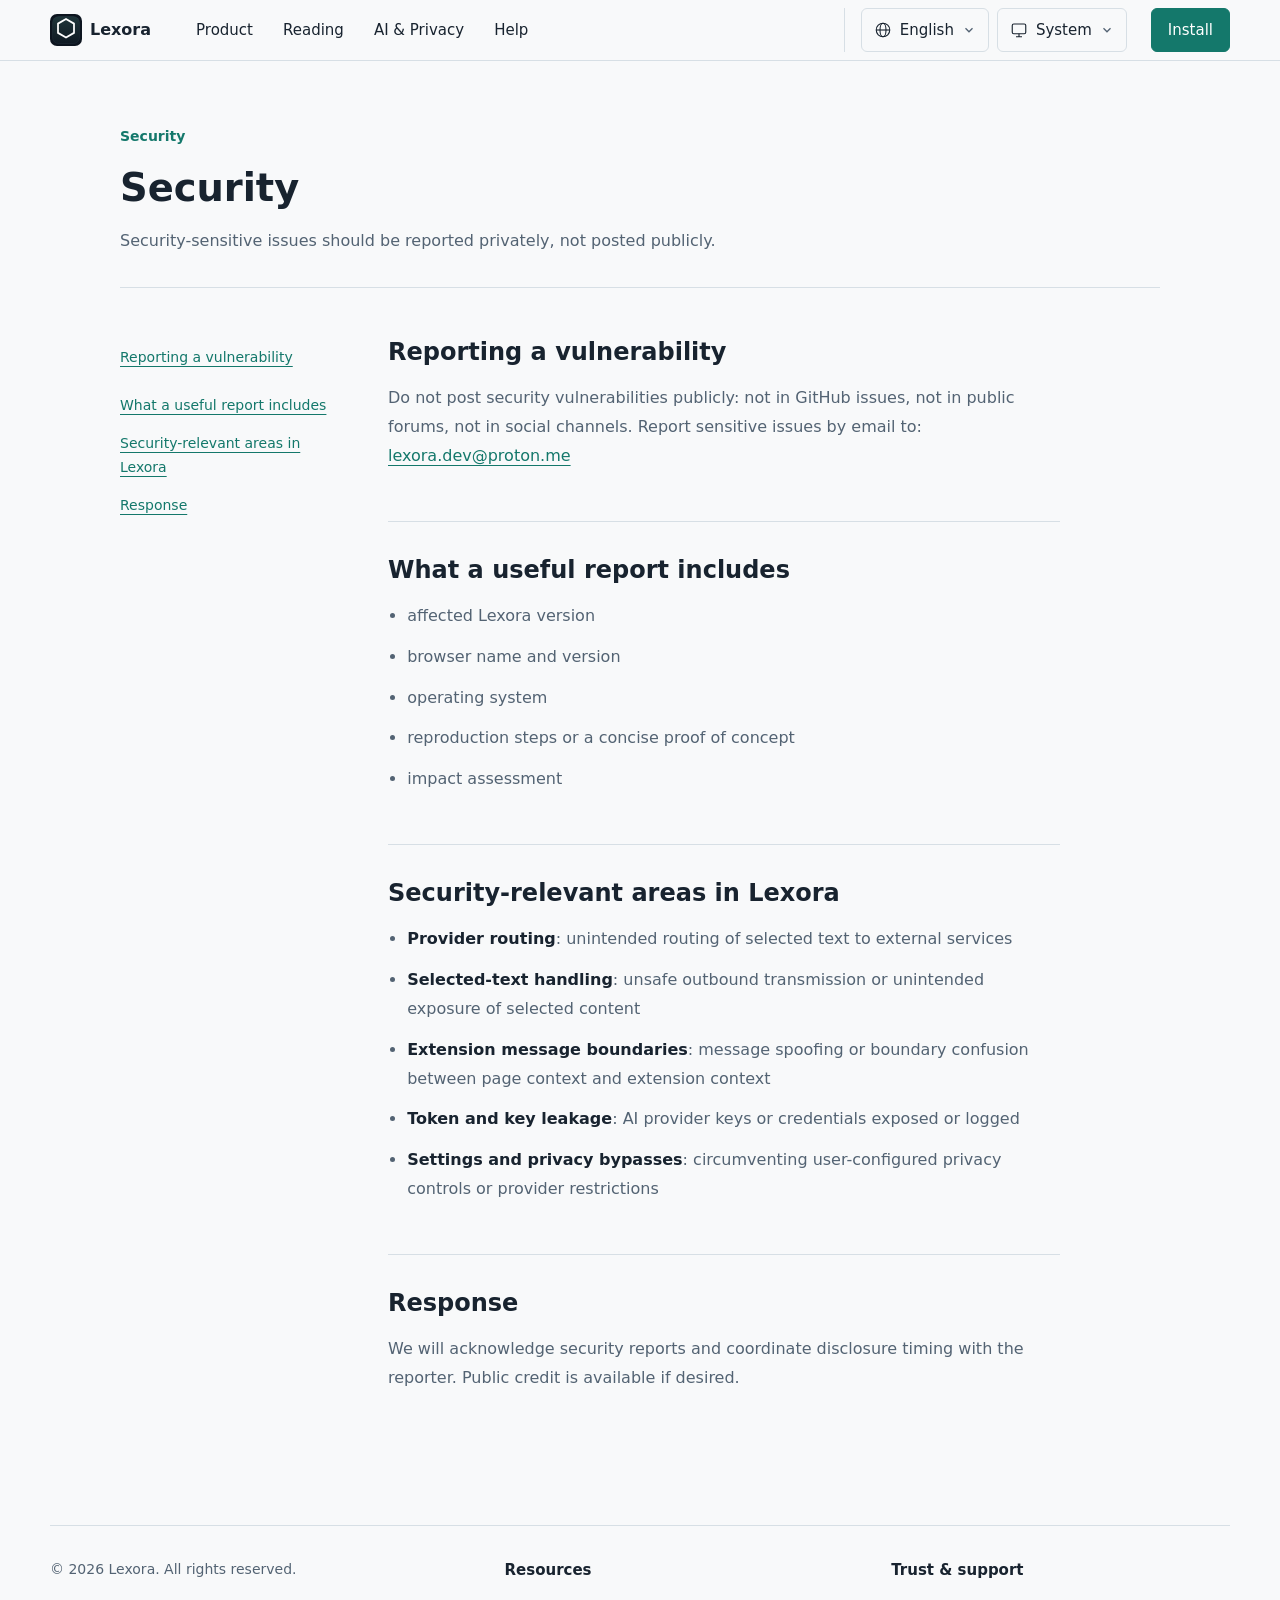
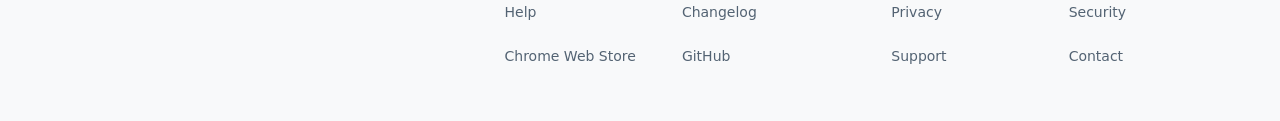
<file: security/index.html>
<!DOCTYPE html><html lang="en"> <head><meta charset="utf-8"><meta name="viewport" content="width=device-width, initial-scale=1.0"><title>Lexora Security</title><meta name="description" content="Report security issues in Lexora privately."><meta name="generator" content="Astro v6.4.8"><meta name="theme-color" content="#f8f9fa" media="(prefers-color-scheme: light)"><meta name="theme-color" content="#0d151f" media="(prefers-color-scheme: dark)"><script id="lx-theme-init">
      (function () {
        var preference = 'system';
        var colors = { light: '#f8f9fa', dark: '#0d151f' };
        var metas = document.querySelectorAll('meta[name="theme-color"]');
        function normalize(value) {
          return value === 'light' || value === 'dark' ? value : 'system';
        }
        function apply(value) {
          preference = normalize(value);
          if (preference === 'system') document.documentElement.removeAttribute('data-theme');
          else document.documentElement.setAttribute('data-theme', preference);
          // Keep media queries intact: they also follow OS changes without JavaScript.
          for (var i = 0; i < metas.length; i++) {
            var mode = preference === 'system'
              ? (metas[i].media.indexOf('dark') > -1 ? 'dark' : 'light')
              : preference;
            metas[i].setAttribute('content', colors[mode]);
          }
        }
        try { preference = normalize(localStorage.getItem('lx-theme')); } catch (e) {}
        apply(preference);
        // M2 can call this without duplicating preference or metadata handling.
        window.lexoraTheme = {
          getPreference: function () { return preference; },
          setPreference: function (value) {
            apply(value);
            try { localStorage.setItem('lx-theme', preference); } catch (e) {}
          }
        };
      })();
    </script><meta property="og:type" content="website"><meta property="og:site_name" content="Lexora"><meta property="og:title" content="Lexora Security"><meta property="og:description" content="Report security issues in Lexora privately."><meta property="og:url" content="https://lexora.sh/security/"><meta property="og:image" content="https://lexora.sh/og-default.svg"><meta name="twitter:card" content="summary_large_image"><meta name="twitter:title" content="Lexora Security"><meta name="twitter:description" content="Report security issues in Lexora privately."><meta name="twitter:image" content="https://lexora.sh/og-default.svg"><link rel="canonical" href="https://lexora.sh/security/"><link rel="icon" href="/favicon.svg" type="image/svg+xml"><style>.trust-layout{display:grid;grid-template-columns:minmax(0,.65fr) minmax(0,1.35fr);gap:var(--space-16);align-items:start}.trust-contents ul{list-style:none;padding:0;margin:0}.trust-contents a,.trust-links a{display:inline-flex;align-items:center;min-height:44px;color:var(--color-brand);text-decoration:underline;text-underline-offset:4px;overflow-wrap:anywhere}.trust-contents li{margin-bottom:var(--space-2)}.trust-prose section{margin-bottom:var(--space-12);scroll-margin-top:160px}.trust-prose section:last-child{margin-bottom:0}.trust-prose li{margin-bottom:var(--space-3)}.trust-prose h2,.release-notes h2{overflow-wrap:anywhere}.trust-prose a{display:inline-block;padding-block:var(--space-2)}.support-start{margin-bottom:var(--space-12)}.support-start h2{margin:0 0 var(--space-3);font-size:var(--type-h2)}.trust-links{display:flex;flex-wrap:wrap;gap:var(--space-6)}.release-entry{display:grid;grid-template-columns:minmax(0,.45fr) minmax(0,1.55fr);gap:var(--space-12);padding-block:var(--space-12);border-top:1px solid var(--color-border)}.release-entry:first-child{border-top:2px solid var(--color-brand)}.release-meta p{margin:0 0 var(--space-3)}.release-meta time{color:var(--color-muted)}.release-meta .release-state{margin-top:var(--space-3);color:var(--color-brand);font-size:var(--type-small)}.release-notes li{margin-bottom:var(--space-2)}@media(max-width:900px){.trust-layout,.release-entry{grid-template-columns:1fr;gap:var(--space-8)}.trust-contents{border-bottom:1px solid var(--color-border);padding-bottom:var(--space-6)}.release-meta{display:flex;flex-wrap:wrap;align-items:baseline;gap:var(--space-3) var(--space-6)}.release-meta p,.release-meta .release-state{margin:0}}.utility-page .trust-layout{grid-template-columns:minmax(0,220px) minmax(0,1fr);gap:var(--space-12)}.utility-page .trust-contents{font-size:var(--type-small)}.utility-page .trust-contents li{margin-bottom:var(--space-1)}.utility-page .trust-prose section{padding-bottom:var(--space-8);margin-bottom:var(--space-8);border-bottom:1px solid var(--color-border)}.utility-page .trust-prose section:last-child{padding-bottom:0;margin-bottom:0;border-bottom:0}.utility-page .trust-prose a{display:inline;padding:0}.utility-page .support-start{padding-bottom:var(--space-6);margin-bottom:var(--space-8);border-bottom:1px solid var(--color-border)}.utility-page .release-entry{grid-template-columns:minmax(0,180px) minmax(0,1fr);gap:var(--space-12);padding-block:var(--space-8)}.utility-page .release-entry:first-child{border-top:0;padding-top:0}.utility-page .release-meta{font-size:var(--type-small)}.utility-page .release-meta strong{display:block;font-size:var(--type-h3);color:var(--color-text)}@media(max-width:900px){.utility-page .trust-layout,.utility-page .release-entry{grid-template-columns:minmax(0,1fr);gap:var(--space-6)}.utility-page .release-meta strong{display:inline}}
</style><link rel="stylesheet" href="/assets/BaseLayout.CO9qLpp7.css"></head> <body> <a class="skip-link" href="#top" data-i18n="shell_skip">Skip to content</a> <header class="topbar"> <div class="wrap topbar-inner"> <a class="brand" href="/" aria-label="Lexora home" data-i18n-aria="shell_home"> <span class="brand-mark" aria-hidden="true"><img src="/logo-mark.svg" alt="" width="32" height="32"></span> <span>Lexora</span> </a> <button type="button" class="menu-toggle" aria-controls="site-nav" aria-expanded="false" data-i18n="shell_menu">Menu</button> <div id="site-nav" class="shell-panel"> <nav class="nav" aria-label="Primary" data-i18n-aria="shell_primary"> <a href="/" data-i18n="nav_product">Product</a><a href="/#reading-workflow" data-i18n="nav_reading">Reading</a><a href="/#ai-privacy" data-i18n="nav_ai_privacy">AI &amp; Privacy</a><a href="/help" data-i18n="shell_help">Help</a> </nav> <div class="shell-utilities"> <div class="shell-preference" data-preference> <button class="preference-trigger" type="button" aria-expanded="false" aria-controls="locale-options" aria-labelledby="locale-label locale-current" data-preference-trigger> <span id="locale-label" class="visually-hidden" data-i18n="shell_language">Language</span> <svg class="preference-icon" viewBox="0 0 24 24" width="18" height="18" fill="none" stroke="currentColor" stroke-width="1.5" aria-hidden="true"><circle cx="12" cy="12" r="9"></circle><ellipse cx="12" cy="12" rx="4" ry="9"></ellipse><path d="M3 12h18"></path></svg><span id="locale-current" data-locale-current>English</span><span data-locale-compact aria-hidden="true">EN</span><svg class="preference-chevron" viewBox="0 0 16 16" width="14" height="14" fill="none" stroke="currentColor" stroke-width="1.5" aria-hidden="true"><path d="m4 6 4 4 4-4"></path></svg> </button> <div id="locale-options" class="preference-options" role="group" aria-label="Language" data-i18n-aria="shell_language" hidden> <button type="button" data-lang-btn="en" lang="en" aria-pressed="false">English</button><button type="button" data-lang-btn="vi" lang="vi" aria-pressed="false">Tiếng Việt</button><button type="button" data-lang-btn="ja" lang="ja" aria-pressed="false">日本語</button><button type="button" data-lang-btn="ko" lang="ko" aria-pressed="false">한국어</button> </div> </div> <div class="shell-preference" data-preference> <button class="preference-trigger" type="button" aria-expanded="false" aria-controls="theme-options" aria-labelledby="appearance-label theme-current" data-preference-trigger> <span id="appearance-label" class="visually-hidden" data-i18n="shell_appearance">Appearance</span> <svg class="preference-icon" viewBox="0 0 24 24" width="18" height="18" fill="none" stroke="currentColor" stroke-width="1.5" aria-hidden="true"><rect x="3" y="4" width="18" height="13" rx="2"></rect><path d="M8 21h8m-4-4v4"></path></svg><span id="theme-current" data-theme-current data-i18n="shell_theme_system">System</span><svg class="preference-chevron" viewBox="0 0 16 16" width="14" height="14" fill="none" stroke="currentColor" stroke-width="1.5" aria-hidden="true"><path d="m4 6 4 4 4-4"></path></svg> </button> <div id="theme-options" class="preference-options" role="group" aria-label="Appearance" data-i18n-aria="shell_appearance" hidden> <button type="button" data-theme-option="system" aria-pressed="false" data-i18n="shell_theme_system">System</button> <button type="button" data-theme-option="light" aria-pressed="false" data-i18n="shell_theme_light">Light</button> <button type="button" data-theme-option="dark" aria-pressed="false" data-i18n="shell_theme_dark">Dark</button> </div> </div> </div> <a class="btn btn-primary shell-install" href="/install" data-i18n="nav_install">Install</a> </div> </div> </header> <script>
(function () {
  var header = document.querySelector('.topbar');
  var toggle = header.querySelector('.menu-toggle');
  var nav = header.querySelector('#site-nav');
  var compact = window.matchMedia('(max-width: 1199px)');
  var compactState = compact.matches;
  var resizeFocus = null;
  var preferences = Array.from(header.querySelectorAll('[data-preference]')).map(function (root) {
    return { root: root, trigger: root.querySelector('[data-preference-trigger]'), panel: root.querySelector('.preference-options') };
  });
  function closePreference(item, restoreFocus) {
    item.trigger.setAttribute('aria-expanded', 'false');
    item.panel.hidden = true;
    if (restoreFocus) item.trigger.focus();
  }
  function close(restoreFocus) {
    preferences.forEach(function (item) { closePreference(item, false); });
    header.removeAttribute('data-open');
    toggle.setAttribute('aria-expanded', 'false');
    if (restoreFocus) toggle.focus();
  }
  preferences.forEach(function (item) {
    item.trigger.addEventListener('click', function () {
      var open = item.panel.hidden;
      preferences.forEach(function (other) { closePreference(other, false); });
      item.panel.hidden = !open;
      item.trigger.setAttribute('aria-expanded', String(open));
    });
    item.panel.addEventListener('click', function (event) {
      if (event.target.closest('button')) closePreference(item, true);
    });
    item.root.addEventListener('focusout', function (event) {
      if (event.relatedTarget && !item.root.contains(event.relatedTarget)) closePreference(item, false);
    });
  });
  var themeButtons = Array.from(header.querySelectorAll('[data-theme-option]'));
  var themeCurrent = header.querySelector('[data-theme-current]');
  function syncTheme() {
    var value = window.lexoraTheme.getPreference();
    themeButtons.forEach(function (button) {
      var selected = button.getAttribute('data-theme-option') === value;
      button.setAttribute('aria-pressed', String(selected));
      if (selected) {
        themeCurrent.setAttribute('data-i18n', button.getAttribute('data-i18n'));
        themeCurrent.textContent = button.textContent;
      }
    });
  }
  if (window.lexoraTheme) {
    syncTheme();
    themeButtons.forEach(function (button) {
      button.addEventListener('click', function () {
        window.lexoraTheme.setPreference(button.getAttribute('data-theme-option'));
        syncTheme();
      });
    });
  }
  header.setAttribute('data-enhanced', '');
  toggle.addEventListener('click', function () {
    var open = toggle.getAttribute('aria-expanded') !== 'true';
    close(false);
    header.toggleAttribute('data-open', open);
    toggle.setAttribute('aria-expanded', String(open));
  });
  document.addEventListener('keydown', function (event) {
    if (event.key !== 'Escape') return;
    var openPreference = preferences.find(function (item) { return !item.panel.hidden; });
    if (openPreference) closePreference(openPreference, true);
    else if (header.hasAttribute('data-open')) close(true);
  });
  document.addEventListener('click', function (event) {
    preferences.forEach(function (item) {
      if (!item.root.contains(event.target)) closePreference(item, item.panel.contains(document.activeElement));
    });
    if (!header.contains(event.target)) close(nav.contains(document.activeElement));
  });
  header.addEventListener('focusout', function (event) {
    // CSS may blur a newly hidden control before the media-change callback.
    if (!event.relatedTarget && compact.matches !== compactState) resizeFocus = event.target;
    if (event.relatedTarget && !header.contains(event.relatedTarget)) close(false);
  });
  nav.addEventListener('click', function (event) {
    if (event.target.closest('a')) close(compact.matches);
  });
  compact.addEventListener('change', function () {
    var active = document.activeElement === document.body && resizeFocus ? resizeFocus : document.activeElement;
    resizeFocus = null;
    compactState = compact.matches;
    var preference = preferences.find(function (item) { return item.panel.contains(active); });
    close(false);
    if (compact.matches && nav.contains(active)) toggle.focus();
    else if (!compact.matches && active === toggle) nav.querySelector('a').focus();
    else if (preference) preference.trigger.focus();
  });
})();
</script> <main id="top" tabindex="-1">  <div class="utility-page utility-page--trust"> <section class="page-hero"> <div class="wrap"> <div class="utility-heading"> <div class="utility-eyebrow">  <span data-i18n="security_hero_badge">Security</span> </div> <div class="page-copy"> <h1 data-i18n="security_hero_title">Security</h1> <p data-i18n="security_hero_body">Security-sensitive issues should be reported privately, not posted publicly.</p>  </div> </div> </div> </section> <section class="section-block"> <div class="wrap trust-layout"> <nav class="trust-contents" aria-label="Security" data-i18n-aria="security_hero_title"><ul><li><a href="#security_report_title" data-i18n="security_report_title">Reporting a vulnerability</a></li> <li><a href="#security_useful_title" data-i18n="security_useful_title">What a useful report includes</a></li> <li><a href="#security_areas_title" data-i18n="security_areas_title">Security-relevant areas in Lexora</a></li> <li><a href="#security_response_title" data-i18n="security_response_title">Response</a></li></ul></nav> <div class="prose-shell trust-prose"> <section id="security_report_title" aria-labelledby="security_report_title-title"><h2 id="security_report_title-title" data-i18n="security_report_title">Reporting a vulnerability</h2> <p> <span data-i18n="security_report_body">
Do not post security vulnerabilities publicly: not in GitHub issues, not in public forums, not in social channels.
            Report sensitive issues by email to:
</span> <a href="mailto:lexora.dev@proton.me">lexora.dev@proton.me</a> </p> </section> <section id="security_useful_title" aria-labelledby="security_useful_title-title"><h2 id="security_useful_title-title" data-i18n="security_useful_title">What a useful report includes</h2> <ul> <li data-i18n="security_useful_0">affected Lexora version</li> <li data-i18n="security_useful_1">browser name and version</li> <li data-i18n="security_useful_2">operating system</li> <li data-i18n="security_useful_3">reproduction steps or a concise proof of concept</li> <li data-i18n="security_useful_4">impact assessment</li> </ul> </section> <section id="security_areas_title" aria-labelledby="security_areas_title-title"><h2 id="security_areas_title-title" data-i18n="security_areas_title">Security-relevant areas in Lexora</h2> <ul> <li> <strong data-i18n="security_area_provider_label">Provider routing</strong>:
<span data-i18n="security_area_provider_body">unintended routing of selected text to external services</span> </li> <li> <strong data-i18n="security_area_selected_label">Selected-text handling</strong>:
<span data-i18n="security_area_selected_body">
unsafe outbound transmission or unintended exposure of selected content
</span> </li> <li> <strong data-i18n="security_area_message_label">Extension message boundaries</strong>:
<span data-i18n="security_area_message_body">
message spoofing or boundary confusion between page context and extension context
</span> </li> <li> <strong data-i18n="security_area_token_label">Token and key leakage</strong>:
<span data-i18n="security_area_token_body">AI provider keys or credentials exposed or logged</span> </li> <li> <strong data-i18n="security_area_privacy_label">Settings and privacy bypasses</strong>:
<span data-i18n="security_area_privacy_body">
circumventing user-configured privacy controls or provider restrictions
</span> </li> </ul> </section> <section id="security_response_title" aria-labelledby="security_response_title-title"><h2 id="security_response_title-title" data-i18n="security_response_title">Response</h2> <p data-i18n="security_response_body">
We will acknowledge security reports and coordinate disclosure timing with the reporter. Public credit is available
          if desired.
</p> </section> </div> </div> </section> </div>  </main> <footer class="footer"> <div class="wrap footer-inner"> <div>&copy; 2026 Lexora. <span data-i18n="footer_rights">All rights reserved.</span></div> <div class="footer-group"> <strong data-i18n="shell_resources">Resources</strong> <div class="footer-links"> <a href="/help" data-i18n="shell_help">Help</a> <a href="/changelog" data-i18n="shell_changelog">Changelog</a> <a href="https://chromewebstore.google.com/detail/lexora-language-assistant/fbobmnpemmhjjloalogeaapfceefgopf" target="_blank" rel="noreferrer" data-i18n="footer_chrome">Chrome Web Store</a> <a href="https://github.com/lexora-project/lexora" target="_blank" rel="noreferrer">GitHub</a> </div> </div> <div class="footer-group"> <strong data-i18n="shell_trust">Trust & support</strong> <div class="footer-links"> <a href="/privacy" data-i18n="footer_privacy">Privacy</a> <a href="/security" data-i18n="footer_security">Security</a> <a href="/support" data-i18n="footer_support">Support</a> <a href="mailto:lexora.dev@proton.me" data-i18n="footer_contact">Contact</a> </div> </div> </div> </footer>  <script type="application/json" id="lx-i18n">{"defaultLocale":"en","locales":["en","vi","ja","ko"],"translations":{"en":{"release_193_title":"Reliability and consistency","release_193_summary":"Lexora v0.19.3 is published and publicly available on the Chrome Web Store. Public availability was confirmed on October 16, 2026.","release_193_0":"More reliable Notebook saves, duplicate detection across websites, and bookmark synchronization between tabs.","release_193_1":"Fixed incorrect cached translations for long selections that share the same beginning.","release_193_2":"More reliable settings persistence across contexts, with clear errors when a save fails.","release_193_3":"Improved YouTube DualSubs loading and language changes. Temporary rate limits can still require a short wait before retrying.","release_193_4":"Restored reliable Wikipedia references when enabled.","release_193_5":"Improved selection handling in embedded frames after the background worker restarts.","release_193_6":"Completed Notebook labels, filters, notices, and controls across all ten interface languages.","release_193_7":"Removed verified obsolete extension code and unused website content.","release_192_title":"Stability and recovery","release_192_summary":"Lexora v0.19.2 is published and publicly available on the Chrome Web Store. Public availability was confirmed on October 15, 2026.","release_192_0":"Keep Cloud AI provider selection and saved credentials consistent.","release_192_1":"Recover stalled translation loading with bounded requests and retries that preserve the current selection.","release_192_2":"Restore reading panel and selection handling after browser back/forward navigation, including BFCache restores.","release_192_3":"Clear stale YouTube DualSubs text when subtitle timing, video, or language changes invalidate a cue.","release_192_4":"DualSubs controls follow the selected interface language across 10 existing locales; no translation target languages are added.","release_191_title":"Popup and update awareness","release_191_summary":"Lexora v0.19.1 is published and publicly available on the Chrome Web Store. Public availability was confirmed on October 10, 2026.","release_191_0":"Improved the browser toolbar popup UI with clear feature status, settings access, and compact secondary links.","release_191_1":"The popup dynamically displays the installed extension version from the manifest.","release_191_2":"Genuine extension upgrades show an update announcement and a NEW toolbar badge until acknowledged. First installation, startup, popup reopening, and same-version reload do not create a new announcement.","release_191_3":"Bundled What’s New release notes work offline. Opening the notice’s What’s New link or dismissing the notice acknowledges the installed version.","release_191_4":"Improved YouTube DualSubs popup controls and contextual player-control guidance, with keyboard navigation, focus indicators, and accessible switches.","v3_layer":"The reading layer","polish_sentence":"Meaning takes shape in the words around it.","polish_passage":"A familiar word can reveal something new. Read it in the wider passage, and the connections become clearer.","v3_concept":"Conceptual reading flow","v3_article":"The page you are reading","v3_selection":"A phrase worth understanding","v3_meaning":"Meaning","v3_context":"Context","v3_reading":"Reading","v3_layer_body":"A little clarity, right beside your selection.","v3_resume":"Back to the page. On with your reading.","v3_flow_title":"Select. Understand. Keep reading.","v3_flow_body":"Help appears where you need it. The page stays your destination.","v3_select":"Select","v3_understand":"Understand","v3_continue":"Keep reading","v3_continue_body":"Close the layer and return to the original page with a clearer understanding.","v3_context_title":"Not every selection asks the same question.","v3_context_body":"From a single term to a longer passage, explore meaning in context. Available assistance depends on the text, language, and your settings.","v3_term":"Term","v3_phrase":"Phrase","v3_sentence":"Sentence","v3_passage":"Passage","v3_grounding":"Meaning, pronunciation, reading, and reference context — as the selection calls for them.","v3_japanese":"Japanese reading","v3_japanese_title":"Stay close to the original.","v3_japanese_body":"Follow Japanese text with furigana and reading aids when available. Connect the original words to their reading and meaning, in your chosen language context.","v3_original":"Original text","v3_japanese_caption":"Original text and its reading, held together.","v3_cloud":"Cloud AI","v3_google":"Google Translate","v3_ondevice":"On-device Translation","v3_cloud_note":"Your API keys","v3_google_note":"Online translation","v3_ondevice_note":"Chrome language packs","v3_routing":"Three translation modes","v3_save_title":"Keep what matters.","v3_save_body":"Choose what to save to Notebook after reading. Saved items stay in this browser, ready to revisit or export as Markdown when you choose.","v3_saved_term":"A saved term","v3_saved_phrase":"A saved phrase","v3_saved_sentence":"A saved sentence","v3_export":"Revisit or export as Markdown","v3_trust_title":"Your reading. Your control.","v3_no_account":"No account required","v3_ondevice_available":"On-device Translation","v3_explicit":"Configured routing","v3_telemetry":"No hidden telemetry","help_network_title":"Automatic reading and network requests","help_network_body":"Wikipedia/Wikidata reference lookups, pronunciation, and Japanese reading may make network requests independently of translation mode. Automatic activation and pronunciation can trigger requests when enabled. Review those settings separately; choosing On-device Translation does not make every reading feature offline.","help_dualsubs_title":"YouTube DualSubs","help_dualsubs_body":"On supported YouTube videos, DualSubs displays original and translated captions. It is enabled by default and may load captions automatically from YouTube, including existing session cookies. Caption translation uses YouTube’s service independently of Reading Panel mode and Cloud AI keys. Turn it off in settings or player controls.","release_184_title":"More reliable reading and translation","release_184_summary":"Lexora v0.18.4 improves reading-panel reliability and translation timeout handling. It is available publicly on the Chrome Web Store.","release_184_0":"Dismissed selections stay closed instead of unexpectedly reopening.","release_184_1":"Keep the active reading session consistent while the panel opens, and prevent outdated results from returning after it is cleared.","release_184_2":"Apply Google translation timeouts while the response is being read and processed.","release_183_title":"Submitted to Chrome Web Store for public listing review","release_183_summary":"Lexora v0.18.3 has been submitted to the Chrome Web Store review queue for a public listing. The extension will be available for public install after review approval.","release_183_0":"Submitted for Chrome Web Store public listing review.","release_183_1":"Public listing will update after review approval.","release_183_2":"The existing unlisted listing remains accessible at the current Chrome Web Store URL.","release_180_title":"Approved and published on Chrome Web Store (unlisted)","release_180_summary":"Lexora v0.18.0 has been approved and published on the Chrome Web Store as an unlisted item. Install directly from the Chrome Web Store. No Developer Mode required.","release_180_0":"Approved and published on the Chrome Web Store (unlisted).","release_180_1":"Install directly from the Chrome Web Store. No Developer Mode required.","release_180_2":"Provider routing and reading surface refinements included in this release.","release_87_title":"M17.6 frozen handoff","release_87_summary":"Reading surface clarity pass. Module framing, header-band clarity, and cross-surface visual cohesion stabilized for the extension baseline.","release_87_0":"M17.6 archived as completed handoff.","release_87_1":"M18 marked active in roadmap.","release_87_2":"Visual identity system carried forward into the next feature phase.","release_86_title":"Post-M15 frozen handoff","release_86_summary":"UI system convergence baseline established before M16 and M17 refinement work.","release_86_0":"Shared UI token foundation consolidated.","release_86_1":"Popup and options shell convergence completed.","release_86_2":"Interaction semantics corrected for refined-state handling.","release_190_title":"Browser-native Translation","release_190_summary":"Lexora v0.19.0 is published and publicly available on the Chrome Web Store. Public availability was confirmed on October 9, 2026.","release_190_0":"Added On-device Translation using Chrome’s built-in Translator API, with in-panel language-pack preparation, progress, cancellation, and retry guidance.","release_190_1":"Choose On-device Translation, online Google Translate, or Cloud AI with user-supplied Gemini, OpenAI, or Anthropic keys. Supported prepared pairs can translate offline on-device; failures never silently select a remote provider.","release_190_2":"Improved Cloud AI connection handling and translation-mode persistence. Removed Ollama and custom endpoint support; legacy endpoint selections migrate to On-device Translation.","release_190_3":"Reading Panel, Japanese reading and pronunciation, Wikipedia/Wikidata, Notebook, and YouTube DualSubs remain available with their own settings and network behavior.","shell_appearance":"Appearance","shell_theme_system":"System","shell_theme_light":"Light","shell_theme_dark":"Dark","release_intro":"Public release notes for the Lexora extension.","release_version":"Version","release_current":"Available on Chrome Web Store","release_historical":"Historical release","guide_intro":"Install from the Chrome Web Store, then start with a selection on a web page.","guide_start":"Start reading","guide_select":"Select a word, phrase, or passage on a web page where Lexora is enabled.","guide_help":"Need a hand?","guide_help_body":"Use Help to get started, or contact Support if installation or reading does not work as expected.","guide_dev_enable":"Open this address in Chrome and enable Developer Mode.","guide_dev_load":"Choose Load unpacked, then select this folder inside the extracted package.","help_title":"Read with Lexora","help_intro":"A short guide to understanding selected text, using reading aids, and returning to saved items.","help_result_title":"Read the result in context","help_result_body":"Review the meaning or translation in the Lexora panel, then continue reading the original page. Available modules depend on the text, language, enabled features, and your settings.","help_reading_title":"Japanese readings and pronunciation","help_reading_body":"Use furigana when available to follow Japanese text. Pronunciation playback is available for supported languages; reading aids may vary with the selected text and settings.","help_save_title":"Save and return with Notebook","help_save_body":"Explicitly save a selection from the reading panel, then find it in Notebook in Lexora Options. Entries stay in this browser. Search, delete, or export them as Markdown when you choose. Saving is unavailable in incognito tabs.","help_provider_title":"Translation modes and references","help_provider_body":"In Options, choose On-device Translation, Google Translate (online, the default), or Cloud AI. On-device uses Chrome’s built-in Translator API; prepare browser-managed language packs in the Reading Panel. Availability depends on Chrome, the document, and the language pair. Supported prepared pairs work offline; failures never silently switch to a remote translation provider. Cloud AI uses your keys for Gemini, OpenAI, or Anthropic. Save keys in local or session storage; Test connection sends a fixed test phrase to the selected cloud provider.","help_trouble_title":"If something is missing","help_trouble_body":"Check page access, language pair, translation mode, and privacy settings in Options. For On-device Translation, follow the panel’s preparation progress or retry guidance; the API or pair may be unavailable. Online services need a connection. Contact Support with your installed version and steps tried, leaving out private text and credentials.","home_intro":"A browser companion for reading","home_title":"Understand more. Keep reading.","home_workflow_link":"See how it works","home_select_body":"Select a word, phrase, or passage on the page you are reading.","home_assist_body":"Explore meaning or translation, pronunciation or readings, and reference context. Available modules depend on the text, language, and your settings.","home_trust_body":"Review translation and privacy settings alongside automatic reading workflows. Wikipedia/Wikidata, pronunciation, Japanese reading, and YouTube subtitles can make separate network requests, even with On-device Translation selected. API keys stay in your chosen local or session storage and authenticate provider requests directly.","home_ai_title":"Choose how you translate","home_ai_body":"In v0.19.3, choose On-device Translation with Chrome’s built-in Translator API and browser-managed language packs, online Google Translate, or Cloud AI with Gemini, OpenAI, or Anthropic and your own API keys. Supported prepared language pairs can translate offline on-device. On-device failures never silently switch to a remote translation provider.","home_install_title":"Bring Lexora to your next read","home_release":"Product version · Available","shell_menu":"Menu","shell_skip":"Skip to content","shell_primary":"Primary","shell_language":"Language","shell_home":"Lexora home","shell_resources":"Resources","shell_help":"Help","shell_changelog":"Changelog","shell_trust":"Trust & support","nav_product":"Product","nav_reading":"Reading","nav_ai_privacy":"AI & Privacy","nav_install":"Install","hero_eyebrow":"v0.19.3 · Available on Chrome Web Store","hero_lead":"Lexora helps you understand selected web content in context without leaving the page.","hero_cta_install":"Install from Chrome Web Store","pill_reading":"Reading","install_hero_badge":"Install","install_hero_title":"Install Lexora","install_store_title":"Install from the Chrome Web Store.","install_notice_body":"Lexora v0.19.3 is published and publicly available on the Chrome Web Store. Public availability was confirmed on October 16, 2026.","install_store_cta":"Open Chrome Web Store","install_chrome_step_0":"Open the Chrome Web Store listing for Lexora.","install_chrome_step_1":"Click \"Add to Chrome\" and confirm the permissions prompt.","install_chrome_step_2":"Pin the Lexora icon to the Chrome toolbar for quick access.","install_current_version_label":"Product version","install_store_status_value":"v0.19.3 published — public","install_dev_section_title":"Developer Mode install: contributors only","install_dev_section_body":"These steps are for contributors building and testing Lexora locally. Normal users should use the Chrome Web Store.","install_dev_step_0":"Obtain the extension package from the project maintainer.","install_dev_step_1":"Extract the package to a local folder.","install_dev_step_4":"Open the extension options page to configure languages, providers, and privacy settings.","privacy_hero_badge":"Privacy","privacy_hero_title":"Privacy","privacy_hero_body":"Lexora is explicit about where your text goes and what happens to it.","privacy_version":"Policy for Lexora v0.19.0 · Updated October 9, 2026.","privacy_process_title":"What Lexora processes","privacy_process_body":"Lexora processes selected text and bounded reading context to provide translation, reading assistance, and pronunciation. Depending on the feature, context can include nearby text, a page or section title, and relevant link information. It does not collect a passive browsing history or upload whole pages for translation.","privacy_process_trigger":"In the default Confirm mode, you select text and click the Lexora chip to open the panel. If you choose automatic activation, selecting text opens the panel and starts enabled features automatically. Enabled Wikipedia lookup, automatic pronunciation, and YouTube DualSubs can make requests within their workflows without a separate click for every request.","privacy_where_title":"Three translation modes","privacy_where_body":"Your translation mode controls the translation route. Other enabled features have their own network behavior.","privacy_where_local_label":"On-device Translation","privacy_where_local_body":"Translation runs locally in the Reading Panel using Chrome’s Translator API. Translation text is not sent to a remote translation provider, and errors do not trigger remote translation fallback. Chrome may download browser-managed language packs when you prepare a supported language pair. This mode does not make Wikipedia, pronunciation, or YouTube offline.","privacy_where_translation_label":"Google Translate","privacy_where_translation_body":"Selected text is sent directly to Google’s translation service (translate.googleapis.com), along with source and target language information. This mode does not require or load Cloud AI keys.","privacy_where_cloud_label":"Cloud AI","privacy_where_cloud_body":"Optional translation sends selected text and relevant bounded context, such as nearby text, page or section titles, and glossary hints, directly to the selected OpenAI, Google Gemini, or Anthropic provider over HTTPS using your own API key. Only the selected provider and its key in the chosen storage mode are used. A missing key produces a configuration error; Cloud AI does not silently switch providers or fall back to Google Translate.","privacy_where_note":"Google Translate is the default translation mode. On-device and Google translation do not use Cloud AI credentials. Test connection is a separate action that sends fixed test text to the chosen cloud provider using your key. Lexora does not operate a server or proxy for these requests.","privacy_services_title":"Other reading services","privacy_where_public_label":"Wikipedia and Wikidata","privacy_where_public_body":"When Wikipedia is enabled, selection-derived search terms, article titles, or relevant Wikipedia links can be sent to Wikipedia to retrieve reference context. Wikidata receives entity identifiers (QIDs) to find articles in other languages. Resolution can make several requests automatically; some lookup or excerpt translation paths also use Google Translate independently of the selected translation mode.","privacy_speech_label":"Pronunciation and Japanese reading","privacy_speech_body":"Audio playback can send source or translated text to Google TTS (translate.googleapis.com or translate.google.com). Automatic pronunciation can do this when enabled. A browser speech fallback may use a local or remote voice, depending on the browser and voice. Japanese reading fallback can send text to Google’s service.","privacy_local_label":"Local reading aids","privacy_local_body":"Bundled Japanese tokenization, furigana, and English IPA lookup run locally. Panel rendering and subtitle synchronization also run locally.","privacy_youtube_title":"YouTube DualSubs","privacy_youtube_body":"On YouTube, DualSubs reads video and caption-track information and fetches source and translated captions from YouTube’s timedtext service. Requests include video/track identifiers and language choices and can include your existing YouTube session cookies. DualSubs is enabled by default and can load captions automatically on supported video pages; you can turn it off in settings or the player controls. Caption translation uses YouTube’s service independently of the Reading Panel translation mode and Cloud AI keys. Caption cues are held in the page session for display and synchronization, rather than uploaded to Lexora.","privacy_storage_title":"API keys, storage, and retention","privacy_storage_keys":"Settings and DualSubs preferences are stored in chrome.storage.local in your browser profile. User-provided Cloud AI keys are stored separately in chrome.storage.local (persistent, the default) or chrome.storage.session (temporary for the browser session), according to your choice. Lexora does not sync these through chrome.storage.sync. Keys authenticate requests directly to the relevant provider; they are not sent to Lexora. You can clear saved keys in settings. Browser extension storage is not an encrypted password vault.","privacy_storage_notebook":"Notebook saves are explicit. Entries contain selected text, translation, language pair, selection type, source hostname, and saved date, plus optional explanation, a bounded context snippet, and review metadata. Entries remain in local extension storage until deleted or the extension is removed. You can delete individual entries or all entries, or export Markdown locally. Export excludes full page URLs, page titles, API keys, and diagnostics. Saving from incognito tabs is blocked. Exported files remain under your control and are not removed when you delete Notebook entries.","privacy_storage_cache":"Reading results, translations, lookup data, and subtitle cues may be held in temporary in-memory caches or active UI state. Cache lifetimes vary by feature; Lexora does not promise immediate erasure after each request. On-device translation does not add a translation-result cache. External providers receive normal connection metadata such as your IP address and may retain requests under their own terms and account settings. Lexora cannot delete their records or promise zero retention or no model training by a provider.","privacy_not_title":"What Lexora does not do","privacy_not_0":"Lexora does not sell user data or use it for advertising, credit decisions, or data brokerage.","privacy_not_1":"Lexora does not require a Lexora account to use the extension. Cloud providers may require their own accounts and billing.","privacy_not_2":"Lexora does not include analytics or remote telemetry collection. Local console diagnostics can contain operational metadata and errors; they are not sent to a Lexora telemetry service.","privacy_not_3":"Lexora does not operate a backend that collects your selected text, API keys, Notebook, or browsing history.","privacy_controls_title":"Privacy controls and redaction","privacy_controls_body":"Use settings to choose the translation mode and control Wikipedia, automatic activation, automatic pronunciation, and YouTube DualSubs.","privacy_controls_0":"Choose On-device Translation to keep translation text local, and review other enabled features separately.","privacy_controls_1":"Choose session-only key storage or clear saved keys; delete Notebook entries when no longer needed.","privacy_controls_2":"Redaction settings replace recognized email addresses, IPv4-shaped addresses, and certain known secret-key patterns in supported outbound translation, Cloud AI context, Wikipedia query, and Japanese reading paths. Email and secret-pattern redaction are on by default; IP redaction is off by default.","privacy_controls_note":"Redaction is pattern-based, not a guarantee of anonymization: it does not recognize every secret or sensitive detail. It does not apply universally to all network paths, including pronunciation audio, direct article links, and YouTube caption requests. Avoid selecting confidential text for external processing.","privacy_limited_title":"Chrome Web Store Limited Use","privacy_limited_body":"Lexora’s use and transfer of user data, including information received from Google APIs, adheres to the Chrome Web Store User Data Policy, including its Limited Use requirements. Data is used only to provide the disclosed reading, translation, pronunciation, subtitle, and Notebook features. Transfers to providers described here are limited to what those features need.","privacy_limited_link":"Chrome Web Store User Data Policy — Limited Use","privacy_site_title":"This website","privacy_site_body":"lexora.sh is a static site hosted on GitHub Pages. It does not set tracking cookies, collect form submissions, or run analytics. Your language and theme preferences are stored locally in your browser. Hosting and external service providers may process normal request metadata under their own policies. Contact is by email link; information you choose to send by email is handled to respond to your inquiry.","privacy_contact_title":"Contact","privacy_contact_body":"Privacy questions or data-handling concerns:","support_hero_badge":"Support","support_hero_title":"Support","support_hero_body":"If something is not working, here is where to go.","support_contact_title":"Contact","support_contact_body":"Reach the Lexora team at:","support_paths_title":"Support paths","support_path_general_label":"General usage","support_path_general_body":"install questions, language settings, provider setup","support_path_bug_label":"Bug reports","support_path_bug_body":"reproducible issues with extension behavior","support_path_security_label":"Security reports","support_path_security_body":"report sensitive issues privately. See the","support_path_security_link":"security page","support_path_feedback_label":"Feature feedback","support_path_feedback_body":"suggestions related to reading flow, language workflow, or interface behavior","support_bug_title":"For bug reports, include:","support_bug_0":"browser name and version","support_bug_1":"Lexora version (visible in the extension options page)","support_bug_2":"operating system","support_bug_3":"language pair (source and target language)","support_bug_4":"provider mode (which translation or AI provider is active)","support_bug_5":"reproduction steps","security_hero_badge":"Security","security_hero_title":"Security","security_hero_body":"Security-sensitive issues should be reported privately, not posted publicly.","security_report_title":"Reporting a vulnerability","security_report_body":"Do not post security vulnerabilities publicly: not in GitHub issues, not in public forums, not in social channels. Report sensitive issues by email to:","security_useful_title":"What a useful report includes","security_useful_0":"affected Lexora version","security_useful_1":"browser name and version","security_useful_2":"operating system","security_useful_3":"reproduction steps or a concise proof of concept","security_useful_4":"impact assessment","security_areas_title":"Security-relevant areas in Lexora","security_area_provider_label":"Provider routing","security_area_provider_body":"unintended routing of selected text to external services","security_area_selected_label":"Selected-text handling","security_area_selected_body":"unsafe outbound transmission or unintended exposure of selected content","security_area_message_label":"Extension message boundaries","security_area_message_body":"message spoofing or boundary confusion between page context and extension context","security_area_token_label":"Token and key leakage","security_area_token_body":"AI provider keys or credentials exposed or logged","security_area_privacy_label":"Settings and privacy bypasses","security_area_privacy_body":"circumventing user-configured privacy controls or provider restrictions","security_response_title":"Response","security_response_body":"We will acknowledge security reports and coordinate disclosure timing with the reporter. Public credit is available if desired.","notfound_badge":"Not found","notfound_title":"That page is not here.","notfound_body":"Return to the Lexora homepage to continue.","notfound_cta":"Back to homepage","footer_chrome":"Chrome Web Store","footer_privacy":"Privacy","footer_security":"Security","footer_support":"Support","footer_contact":"Contact","footer_rights":"All rights reserved."},"vi":{"release_193_title":"Độ tin cậy và tính nhất quán","release_193_summary":"Lexora v0.19.3 đã được phát hành công khai trên Chrome Web Store. Khả năng cài đặt công khai được xác nhận ngày 16 tháng 10 năm 2026.","release_193_0":"Lưu Notebook đáng tin cậy hơn, nhận diện nội dung trùng lặp giữa các website và đồng bộ trạng thái dấu trang giữa các tab.","release_193_1":"Sửa lỗi dùng nhầm bản dịch đã lưu đệm cho các vùng chọn dài có phần đầu giống nhau.","release_193_2":"Lưu cài đặt nhất quán hơn giữa các ngữ cảnh, với thông báo rõ ràng khi lưu thất bại.","release_193_3":"Cải thiện tải phụ đề và chuyển ngôn ngữ trong YouTube DualSubs. Giới hạn tần suất tạm thời vẫn có thể yêu cầu chờ một lúc trước khi thử lại.","release_193_4":"Khôi phục tham chiếu Wikipedia đáng tin cậy khi tính năng được bật.","release_193_5":"Cải thiện xử lý vùng chọn trong khung nhúng sau khi tiến trình nền khởi động lại.","release_193_6":"Hoàn thiện nhãn, bộ lọc, thông báo và điều khiển Notebook trong cả mười ngôn ngữ giao diện.","release_193_7":"Loại bỏ mã tiện ích đã xác nhận không còn sử dụng và nội dung website không cần thiết.","release_192_title":"Ổn định và khôi phục","release_192_summary":"Lexora v0.19.2 đã được phát hành công khai trên Chrome Web Store. Khả năng cài đặt công khai được xác nhận ngày 15 tháng 10 năm 2026.","release_192_0":"Giữ nhất quán nhà cung cấp Cloud AI đã chọn và thông tin xác thực đã lưu.","release_192_1":"Khôi phục khi dịch bị kẹt ở trạng thái tải, với thời hạn xử lý và thử lại vẫn giữ đúng vùng chọn hiện tại.","release_192_2":"Khôi phục bảng đọc và xử lý vùng chọn khi dùng nút Quay lại/Tiến tới, bao gồm khôi phục từ BFCache.","release_192_3":"Xóa phụ đề DualSubs cũ trên YouTube khi thời gian hiển thị, video hoặc ngôn ngữ thay đổi làm phụ đề không còn hợp lệ.","release_192_4":"Các điều khiển DualSubs theo ngôn ngữ giao diện đã chọn trong 10 ngôn ngữ hiện có; không thêm ngôn ngữ đích dịch.","release_191_title":"Popup và thông báo cập nhật","release_191_summary":"Lexora v0.19.1 đã được phát hành công khai trên Chrome Web Store. Khả năng cài đặt công khai được xác nhận ngày 10 tháng 10 năm 2026.","release_191_0":"Cải thiện giao diện popup trên thanh công cụ trình duyệt, hiển thị rõ trạng thái tính năng, lối vào cài đặt và các liên kết phụ gọn gàng.","release_191_1":"Popup tự động hiển thị phiên bản tiện ích đang cài đặt từ manifest.","release_191_2":"Khi tiện ích thực sự được nâng cấp, thông báo cập nhật và huy hiệu NEW trên thanh công cụ xuất hiện cho đến khi được xác nhận. Cài đặt lần đầu, khởi động, mở lại popup và tải lại cùng phiên bản không tạo thông báo mới.","release_191_3":"Ghi chú phát hành Có gì mới được đóng gói sẵn và hoạt động ngoại tuyến. Mở liên kết Có gì mới trong thông báo hoặc đóng thông báo sẽ xác nhận phiên bản đang cài đặt.","release_191_4":"Cải thiện các điều khiển YouTube DualSubs trong popup và hướng dẫn điều khiển trình phát theo ngữ cảnh, cùng điều hướng bàn phím, chỉ báo tiêu điểm và công tắc dễ tiếp cận.","v3_layer":"Lớp hỗ trợ đọc","polish_sentence":"Ý nghĩa được định hình bởi những từ xung quanh.","polish_passage":"Một từ quen thuộc có thể gợi mở điều mới. Đọc trong cả đoạn văn, các mối liên hệ sẽ rõ hơn.","v3_concept":"Minh họa quy trình đọc","v3_article":"Trang bạn đang đọc","v3_selection":"Một cụm từ cần hiểu rõ","v3_meaning":"Ý nghĩa","v3_context":"Ngữ cảnh","v3_reading":"Cách đọc","v3_layer_body":"Thêm chút rõ ràng, ngay bên nội dung đã chọn.","v3_resume":"Trở lại trang. Tiếp tục mạch đọc.","v3_flow_title":"Chọn. Hiểu. Đọc tiếp.","v3_flow_body":"Hỗ trợ xuất hiện đúng lúc cần. Trang đang đọc vẫn là nơi bạn muốn ở lại.","v3_select":"Chọn","v3_understand":"Hiểu","v3_continue":"Đọc tiếp","v3_continue_body":"Đóng lớp hỗ trợ và trở lại trang gốc với nội dung đã rõ hơn.","v3_context_title":"Mỗi nội dung được chọn cần một cách hiểu riêng.","v3_context_body":"Từ một thuật ngữ đến đoạn văn dài, tìm hiểu ý nghĩa trong ngữ cảnh. Hỗ trợ tùy theo nội dung, ngôn ngữ và cài đặt của bạn.","v3_term":"Thuật ngữ","v3_phrase":"Cụm từ","v3_sentence":"Câu","v3_passage":"Đoạn văn","v3_grounding":"Ý nghĩa, phát âm, cách đọc và thông tin tham khảo — tùy nội dung cần hiểu.","v3_japanese":"Đọc tiếng Nhật","v3_japanese_title":"Luôn gắn với nguyên văn.","v3_japanese_body":"Theo dõi tiếng Nhật với furigana và hỗ trợ cách đọc khi có. Kết nối từ gốc với cách đọc và ý nghĩa trong ngữ cảnh ngôn ngữ bạn chọn.","v3_original":"Nguyên văn","v3_japanese_caption":"Nguyên văn và cách đọc, luôn đi cùng nhau.","v3_cloud":"Cloud AI","v3_google":"Google Translate","v3_ondevice":"Dịch trên thiết bị","v3_cloud_note":"Khóa API của bạn","v3_google_note":"Dịch trực tuyến","v3_ondevice_note":"Gói ngôn ngữ của Chrome","v3_routing":"Ba chế độ dịch","v3_save_title":"Giữ lại điều cần nhớ.","v3_save_body":"Chủ động lưu vào Notebook sau khi đọc. Mục đã lưu ở trong trình duyệt này, sẵn sàng để xem lại hoặc xuất Markdown khi bạn muốn.","v3_saved_term":"Một thuật ngữ đã lưu","v3_saved_phrase":"Một cụm từ đã lưu","v3_saved_sentence":"Một câu đã lưu","v3_export":"Xem lại hoặc xuất Markdown","v3_trust_title":"Bạn đọc. Bạn làm chủ.","v3_no_account":"Không cần tài khoản","v3_ondevice_available":"Dịch trên thiết bị","v3_explicit":"Định tuyến theo cấu hình","v3_telemetry":"Không thu thập ngầm dữ liệu đo lường","help_network_title":"Đọc tự động và yêu cầu mạng","help_network_body":"Tra cứu Wikipedia/Wikidata, phát âm và đọc tiếng Nhật có thể gửi yêu cầu mạng độc lập với chế độ dịch. Kích hoạt và phát âm tự động có thể gửi yêu cầu khi được bật. Kiểm tra riêng các cài đặt này; chọn Dịch trên thiết bị không khiến mọi tính năng đọc chạy ngoại tuyến.","help_dualsubs_title":"YouTube DualSubs","help_dualsubs_body":"Trên video YouTube được hỗ trợ, DualSubs hiển thị phụ đề gốc và bản dịch. Tính năng bật mặc định và có thể tự tải phụ đề từ YouTube, kèm cookie phiên hiện có. Dịch phụ đề dùng dịch vụ YouTube độc lập với chế độ Bảng đọc và khóa Cloud AI. Tắt trong cài đặt hoặc điều khiển trình phát.","release_184_title":"Đọc và dịch đáng tin cậy hơn","release_184_summary":"Lexora v0.18.4 cải thiện độ tin cậy của bảng đọc và xử lý thời gian chờ khi dịch. Phiên bản này được cung cấp công khai trên Chrome Web Store.","release_184_0":"Các vùng chọn đã đóng vẫn đóng, thay vì bất ngờ mở lại.","release_184_1":"Giữ phiên đọc hiện tại nhất quán khi bảng mở và ngăn kết quả cũ xuất hiện lại sau khi xóa bảng.","release_184_2":"Áp dụng thời gian chờ của bản dịch Google trong quá trình đọc và xử lý phản hồi.","release_183_title":"Đã gửi tới Chrome Web Store để xét duyệt niêm yết công khai","release_183_summary":"Lexora v0.18.3 đã được gửi vào hàng đợi xét duyệt của Chrome Web Store để niêm yết công khai. Tiện ích sẽ có thể được cài đặt công khai sau khi được phê duyệt.","release_183_0":"Đã gửi để xét duyệt niêm yết công khai trên Chrome Web Store.","release_183_1":"Trang niêm yết công khai sẽ được cập nhật sau khi được phê duyệt.","release_183_2":"Trang niêm yết không công khai hiện tại vẫn truy cập được qua URL Chrome Web Store đang dùng.","release_180_title":"Đã được phê duyệt và phát hành trên Chrome Web Store (không công khai)","release_180_summary":"Lexora v0.18.0 đã được phê duyệt và phát hành trên Chrome Web Store dưới dạng không công khai. Cài đặt trực tiếp từ Chrome Web Store. Không cần Chế độ nhà phát triển.","release_180_0":"Đã được phê duyệt và phát hành trên Chrome Web Store (không công khai).","release_180_1":"Cài đặt trực tiếp từ Chrome Web Store. Không cần Chế độ nhà phát triển.","release_180_2":"Bản phát hành này bao gồm cải tiến định tuyến nhà cung cấp và giao diện đọc.","release_87_title":"Bàn giao cố định M17.6","release_87_summary":"Đợt cải thiện độ rõ ràng của giao diện đọc. Khung mô-đun, dải tiêu đề và sự nhất quán trực quan giữa các giao diện đã được ổn định cho nền tảng tiện ích.","release_87_0":"M17.6 được lưu trữ như một đợt bàn giao đã hoàn tất.","release_87_1":"M18 được đánh dấu đang triển khai trong lộ trình.","release_87_2":"Hệ thống nhận diện trực quan được tiếp tục sử dụng trong giai đoạn tính năng tiếp theo.","release_86_title":"Bàn giao cố định sau M15","release_86_summary":"Thiết lập nền tảng thống nhất hệ thống giao diện trước các đợt tinh chỉnh M16 và M17.","release_86_0":"Hợp nhất nền tảng token giao diện dùng chung.","release_86_1":"Hoàn tất việc thống nhất khung cửa sổ bật lên và trang tùy chọn.","release_86_2":"Sửa ngữ nghĩa tương tác để xử lý trạng thái đã tinh chỉnh.","release_190_title":"Dịch tích hợp trong trình duyệt","release_190_summary":"Lexora v0.19.0 đã được phát hành công khai trên Chrome Web Store. Khả năng cài đặt công khai được xác nhận ngày 9 tháng 10 năm 2026.","release_190_0":"Thêm Dịch trên thiết bị qua Translator API tích hợp của Chrome, với chuẩn bị gói ngôn ngữ, tiến trình, hủy và hướng dẫn thử lại trong bảng.","release_190_1":"Chọn Dịch trên thiết bị, Google Translate trực tuyến hoặc Cloud AI với khóa Gemini, OpenAI hay Anthropic của bạn. Cặp được hỗ trợ đã chuẩn bị có thể dịch ngoại tuyến trên thiết bị; lỗi không tự chọn nhà cung cấp từ xa.","release_190_2":"Cải thiện xử lý kết nối Cloud AI và lưu chế độ dịch. Loại bỏ hỗ trợ Ollama và điểm cuối tùy chỉnh; lựa chọn điểm cuối cũ chuyển sang Dịch trên thiết bị.","release_190_3":"Bảng đọc, đọc tiếng Nhật và phát âm, Wikipedia/Wikidata, Notebook và YouTube DualSubs tiếp tục được hỗ trợ với cài đặt và hành vi mạng riêng.","shell_appearance":"Giao diện","shell_theme_system":"Hệ thống","shell_theme_light":"Sáng","shell_theme_dark":"Tối","release_intro":"Ghi chú phát hành công khai của tiện ích Lexora.","release_version":"Phiên bản","release_current":"Có trên Chrome Web Store","release_historical":"Phiên bản trước","guide_intro":"Cài từ Chrome Web Store, rồi bắt đầu bằng cách chọn văn bản trên trang web.","guide_start":"Bắt đầu đọc","guide_select":"Chọn từ, cụm từ hoặc đoạn văn trên trang web đã bật Lexora.","guide_help":"Bạn cần trợ giúp?","guide_help_body":"Xem Trợ giúp để bắt đầu, hoặc liên hệ Hỗ trợ nếu việc cài đặt hay đọc không hoạt động như mong đợi.","guide_dev_enable":"Mở địa chỉ này trong Chrome và bật Developer Mode.","guide_dev_load":"Chọn Load unpacked, rồi chọn thư mục này trong gói đã giải nén.","help_title":"Đọc cùng Lexora","help_intro":"Hướng dẫn ngắn để hiểu văn bản đã chọn, dùng hỗ trợ đọc và xem lại mục đã lưu.","help_result_title":"Đọc kết quả trong ngữ cảnh","help_result_body":"Xem nghĩa hoặc bản dịch trong bảng Lexora, rồi đọc tiếp trang gốc. Các mô-đun khả dụng tùy thuộc vào văn bản, ngôn ngữ, tính năng đã bật và cài đặt của bạn.","help_reading_title":"Cách đọc tiếng Nhật và phát âm","help_reading_body":"Dùng furigana khi có để theo dõi văn bản tiếng Nhật. Tính năng nghe phát âm hỗ trợ một số ngôn ngữ; hỗ trợ đọc có thể thay đổi theo văn bản đã chọn và cài đặt.","help_save_title":"Lưu và xem lại với Notebook","help_save_body":"Chủ động lưu nội dung đã chọn từ bảng đọc, rồi tìm lại trong Notebook ở Tùy chọn Lexora. Các mục lưu trong trình duyệt này. Bạn có thể tìm kiếm, xóa hoặc xuất Markdown khi muốn. Không thể lưu trong thẻ ẩn danh.","help_provider_title":"Chế độ dịch và nguồn tham khảo","help_provider_body":"Trong Tùy chọn, chọn Dịch trên thiết bị, Google Translate (trực tuyến, mặc định) hoặc Cloud AI. Dịch trên thiết bị dùng Translator API tích hợp của Chrome; chuẩn bị gói ngôn ngữ do trình duyệt quản lý ngay trong Bảng đọc. Khả dụng tùy Chrome, trang và cặp ngôn ngữ. Cặp được hỗ trợ đã chuẩn bị chạy ngoại tuyến; lỗi không tự chuyển sang nhà cung cấp dịch từ xa. Cloud AI dùng khóa Gemini, OpenAI hoặc Anthropic của bạn. Lưu khóa cục bộ hoặc theo phiên; Kiểm tra kết nối gửi câu thử cố định tới nhà cung cấp đám mây đã chọn.","help_trouble_title":"Nếu thiếu kết quả","help_trouble_body":"Kiểm tra quyền truy cập trang, cặp ngôn ngữ, chế độ dịch và quyền riêng tư trong Tùy chọn. Với Dịch trên thiết bị, làm theo tiến trình chuẩn bị hoặc hướng dẫn thử lại trong bảng; API hoặc cặp ngôn ngữ có thể không khả dụng. Dịch vụ trực tuyến cần kết nối mạng. Gửi phiên bản đã cài và các bước đã thử cho Hỗ trợ, không kèm văn bản riêng tư hay khóa API.","home_intro":"Người bạn đồng hành khi đọc trên trình duyệt","home_title":"Hiểu rõ hơn. Đọc tiếp liền mạch.","home_workflow_link":"Xem cách hoạt động","home_select_body":"Chọn từ, cụm từ hoặc đoạn văn ngay trên trang bạn đang đọc.","home_assist_body":"Xem nghĩa hoặc bản dịch, cách phát âm hoặc cách đọc và thông tin tham khảo. Các mô-đun hiển thị tùy theo nội dung, ngôn ngữ và cài đặt của bạn.","home_trust_body":"Kiểm tra chế độ dịch, quyền riêng tư và các quy trình đọc tự động. Wikipedia/Wikidata, phát âm, đọc tiếng Nhật và phụ đề YouTube có thể gửi yêu cầu mạng riêng, kể cả khi chọn Dịch trên thiết bị. Khóa API được lưu trong bộ nhớ cục bộ hoặc phiên theo lựa chọn và dùng để xác thực trực tiếp với nhà cung cấp.","home_ai_title":"Chọn cách bạn dịch","home_ai_body":"Trong v0.19.3, chọn Dịch trên thiết bị qua Translator API tích hợp của Chrome và gói ngôn ngữ do trình duyệt quản lý, Google Translate trực tuyến, hoặc Cloud AI với Gemini, OpenAI hay Anthropic bằng khóa API của bạn. Các cặp ngôn ngữ được hỗ trợ đã chuẩn bị có thể dịch ngoại tuyến trên thiết bị. Lỗi Dịch trên thiết bị không tự chuyển sang nhà cung cấp dịch từ xa.","home_install_title":"Cùng Lexora đọc trang tiếp theo","home_release":"Phiên bản sản phẩm · Đã phát hành","shell_menu":"Menu","shell_skip":"Chuyển đến nội dung","shell_primary":"Điều hướng chính","shell_language":"Ngôn ngữ","shell_home":"Trang chủ Lexora","shell_resources":"Tài nguyên","shell_help":"Trợ giúp","shell_changelog":"Lịch sử cập nhật","shell_trust":"Tin cậy và hỗ trợ","nav_product":"Sản phẩm","nav_reading":"Đọc","nav_ai_privacy":"AI & Quyền riêng tư","nav_install":"Cài đặt","hero_eyebrow":"v0.19.3 · Có trên Chrome Web Store","hero_lead":"Lexora giúp bạn hiểu nội dung đã chọn trên web theo đúng ngữ cảnh, không cần rời khỏi trang.","hero_cta_install":"Cài từ Chrome Web Store","pill_reading":"Đọc hiểu","install_hero_badge":"Cài đặt","install_hero_title":"Cài đặt Lexora","install_store_title":"Cài từ Chrome Web Store.","install_notice_body":"Lexora v0.19.3 đã được phát hành công khai trên Chrome Web Store. Khả năng cài đặt công khai được xác nhận ngày 16 tháng 10 năm 2026.","install_store_cta":"Mở Chrome Web Store","install_chrome_step_0":"Mở trang Lexora trên Chrome Web Store.","install_chrome_step_1":"Bấm \"Add to Chrome\" và xác nhận quyền truy cập.","install_chrome_step_2":"Ghim biểu tượng Lexora lên thanh công cụ Chrome để dùng nhanh.","install_current_version_label":"Phiên bản sản phẩm","install_store_status_value":"v0.19.3 đã phát hành công khai","install_dev_section_title":"Cài bằng Developer Mode: chỉ dành cho cộng tác viên","install_dev_section_body":"Các bước này dành cho người xây dựng và kiểm thử Lexora cục bộ. Người dùng thông thường nên dùng Chrome Web Store.","install_dev_step_0":"Nhận gói tiện ích từ người duy trì dự án.","install_dev_step_1":"Giải nén gói vào một thư mục cục bộ.","install_dev_step_4":"Mở trang tùy chọn của tiện ích để cấu hình ngôn ngữ, nhà cung cấp và thiết lập quyền riêng tư.","privacy_hero_badge":"Quyền riêng tư","privacy_hero_title":"Quyền riêng tư","privacy_hero_body":"Lexora nói rõ văn bản của bạn đi đâu và được xử lý như thế nào.","privacy_version":"Chính sách cho Lexora v0.19.0 · Cập nhật ngày 9 tháng 10 năm 2026.","privacy_process_title":"Lexora xử lý những gì","privacy_process_body":"Lexora xử lý văn bản được chọn và ngữ cảnh đọc có giới hạn để dịch, hỗ trợ đọc và phát âm. Tùy tính năng, ngữ cảnh có thể gồm văn bản lân cận, tiêu đề trang hoặc mục và thông tin liên kết liên quan. Lexora không thu thập lịch sử duyệt web thụ động hoặc tải toàn bộ trang lên để dịch.","privacy_process_trigger":"Ở chế độ Xác nhận mặc định, bạn chọn văn bản rồi nhấp vào chip Lexora để mở bảng đọc. Nếu chọn kích hoạt tự động, việc chọn văn bản sẽ mở bảng và tự chạy các tính năng đang bật. Tra Wikipedia, phát âm tự động và YouTube DualSubs khi bật có thể gửi yêu cầu trong quy trình của chúng mà không cần nhấp riêng cho từng yêu cầu.","privacy_where_title":"Ba chế độ dịch","privacy_where_body":"Chế độ dịch quyết định tuyến xử lý bản dịch. Các tính năng khác đang bật có hoạt động mạng riêng.","privacy_where_local_label":"Dịch trên thiết bị","privacy_where_local_body":"Bản dịch chạy cục bộ trong Bảng đọc bằng Translator API của Chrome. Văn bản dịch không được gửi tới nhà cung cấp dịch từ xa; lỗi không kích hoạt dịch dự phòng qua mạng. Chrome có thể tải gói ngôn ngữ do trình duyệt quản lý khi bạn chuẩn bị cặp ngôn ngữ được hỗ trợ. Chế độ này không khiến Wikipedia, phát âm hay YouTube hoạt động ngoại tuyến.","privacy_where_translation_label":"Google Translate","privacy_where_translation_body":"Văn bản được chọn được gửi trực tiếp tới dịch vụ dịch của Google (translate.googleapis.com), cùng thông tin ngôn ngữ nguồn và đích. Chế độ này không yêu cầu hay tải khóa Cloud AI.","privacy_where_cloud_label":"Cloud AI","privacy_where_cloud_body":"Tính năng dịch tùy chọn gửi văn bản được chọn và ngữ cảnh liên quan có giới hạn, như văn bản lân cận, tiêu đề trang hoặc mục và gợi ý thuật ngữ, trực tiếp tới nhà cung cấp OpenAI, Google Gemini hoặc Anthropic đã chọn qua HTTPS bằng khóa API của bạn. Chỉ sử dụng nhà cung cấp đã chọn và khóa của nhà cung cấp đó trong chế độ lưu trữ đã chọn. Khi thiếu khóa, hệ thống báo lỗi cấu hình; Cloud AI không tự chuyển nhà cung cấp hoặc chuyển sang Google Translate.","privacy_where_note":"Google Translate là chế độ dịch mặc định. Dịch trên thiết bị và Google không dùng thông tin xác thực Cloud AI. Kiểm tra kết nối là thao tác riêng, gửi văn bản thử cố định tới nhà cung cấp đám mây đã chọn bằng khóa của bạn. Lexora không vận hành máy chủ hay proxy cho các yêu cầu này.","privacy_services_title":"Các dịch vụ hỗ trợ đọc khác","privacy_where_public_label":"Wikipedia và Wikidata","privacy_where_public_body":"Khi bật Wikipedia, từ khóa tìm kiếm rút ra từ phần chọn, tiêu đề bài viết hoặc liên kết Wikipedia liên quan có thể được gửi tới Wikipedia để lấy ngữ cảnh tham khảo. Wikidata nhận mã thực thể (QID) để tìm bài viết ở ngôn ngữ khác. Quá trình phân giải có thể tự gửi nhiều yêu cầu; một số tuyến dịch từ khóa hoặc trích đoạn còn dùng Google Translate độc lập với chế độ dịch đã chọn.","privacy_speech_label":"Phát âm và hỗ trợ đọc tiếng Nhật","privacy_speech_body":"Phát âm có thể gửi văn bản gốc hoặc bản dịch tới Google TTS (translate.googleapis.com hoặc translate.google.com). Phát âm tự động cũng có thể thực hiện việc này khi được bật. Giọng đọc dự phòng của trình duyệt có thể chạy cục bộ hoặc từ xa tùy trình duyệt và giọng đọc. Tuyến đọc tiếng Nhật dự phòng có thể gửi văn bản tới dịch vụ Google.","privacy_local_label":"Hỗ trợ đọc cục bộ","privacy_local_body":"Bộ tách từ tiếng Nhật, furigana và tra IPA tiếng Anh tích hợp chạy cục bộ. Hiển thị bảng đọc và đồng bộ phụ đề cũng chạy cục bộ.","privacy_youtube_title":"YouTube DualSubs","privacy_youtube_body":"Trên YouTube, DualSubs đọc thông tin video và các track phụ đề, rồi lấy phụ đề gốc và bản dịch từ dịch vụ timedtext của YouTube. Yêu cầu gồm mã video/track và lựa chọn ngôn ngữ, và có thể kèm cookie phiên YouTube hiện có của bạn. DualSubs được bật mặc định và có thể tự tải phụ đề trên trang video được hỗ trợ; bạn có thể tắt trong cài đặt hoặc nút điều khiển trình phát. Dịch phụ đề dùng dịch vụ YouTube độc lập với chế độ dịch Bảng đọc và khóa Cloud AI. Các dòng phụ đề được giữ trong phiên trang để hiển thị và đồng bộ, không được tải lên Lexora.","privacy_storage_title":"Khóa API, lưu trữ và thời gian giữ dữ liệu","privacy_storage_keys":"Cài đặt và tùy chọn DualSubs được lưu trong chrome.storage.local của hồ sơ trình duyệt. Khóa Cloud AI do bạn cung cấp được lưu riêng trong chrome.storage.local (lâu dài, mặc định) hoặc chrome.storage.session (tạm thời trong phiên trình duyệt), tùy lựa chọn. Lexora không đồng bộ dữ liệu này qua chrome.storage.sync. Khóa xác thực yêu cầu trực tiếp tới nhà cung cấp tương ứng, không được gửi tới Lexora. Bạn có thể xóa khóa đã lưu trong cài đặt. Bộ nhớ tiện ích trình duyệt không phải kho mật khẩu mã hóa.","privacy_storage_notebook":"Notebook chỉ lưu khi bạn chủ động thao tác. Mục lưu gồm văn bản được chọn, bản dịch, cặp ngôn ngữ, loại phần chọn, tên miền nguồn và ngày lưu, cùng giải thích tùy chọn, trích đoạn ngữ cảnh có giới hạn và thông tin ôn tập. Các mục ở bộ nhớ cục bộ của tiện ích cho tới khi bị xóa hoặc gỡ tiện ích. Bạn có thể xóa từng mục, xóa tất cả hoặc xuất Markdown cục bộ. Tệp xuất không gồm URL đầy đủ, tiêu đề trang, khóa API hay chẩn đoán. Lưu từ thẻ ẩn danh bị chặn. Tệp đã xuất do bạn quản lý và không bị xóa khi bạn xóa mục Notebook.","privacy_storage_cache":"Kết quả đọc, bản dịch, dữ liệu tra cứu và dòng phụ đề có thể được giữ trong bộ đệm tạm trong bộ nhớ hoặc giao diện đang hoạt động. Thời gian giữ bộ đệm tùy tính năng; Lexora không cam kết xóa ngay sau mỗi yêu cầu. Dịch trên thiết bị không thêm bộ đệm kết quả dịch. Nhà cung cấp bên ngoài nhận siêu dữ liệu kết nối thông thường như địa chỉ IP và có thể giữ yêu cầu theo điều khoản và cài đặt tài khoản riêng. Lexora không thể xóa bản ghi của họ hoặc cam kết nhà cung cấp không lưu dữ liệu hay không dùng để huấn luyện mô hình.","privacy_not_title":"Những việc Lexora không làm","privacy_not_0":"Lexora không bán dữ liệu người dùng hoặc dùng cho quảng cáo, quyết định tín dụng hay môi giới dữ liệu.","privacy_not_1":"Lexora không yêu cầu tài khoản Lexora để dùng tiện ích. Nhà cung cấp đám mây có thể yêu cầu tài khoản và thanh toán riêng.","privacy_not_2":"Lexora không tích hợp phân tích hay thu thập telemetry từ xa. Chẩn đoán console cục bộ có thể chứa siêu dữ liệu hoạt động và lỗi; chúng không được gửi tới dịch vụ telemetry của Lexora.","privacy_not_3":"Lexora không vận hành backend thu thập văn bản được chọn, khóa API, Notebook hay lịch sử duyệt web của bạn.","privacy_controls_title":"Kiểm soát quyền riêng tư và che dữ liệu","privacy_controls_body":"Dùng cài đặt để chọn chế độ dịch và kiểm soát Wikipedia, kích hoạt tự động, phát âm tự động và YouTube DualSubs.","privacy_controls_0":"Chọn Dịch trên thiết bị để giữ văn bản dịch cục bộ, đồng thời xem xét riêng các tính năng khác đang bật.","privacy_controls_1":"Chọn chỉ lưu khóa trong phiên hoặc xóa khóa đã lưu; xóa mục Notebook khi không còn cần.","privacy_controls_2":"Cài đặt che dữ liệu thay thế địa chỉ email, địa chỉ có dạng IPv4 và một số mẫu khóa bí mật đã biết trong các tuyến gửi bản dịch, ngữ cảnh Cloud AI, truy vấn Wikipedia và đọc tiếng Nhật được hỗ trợ. Che email và mẫu bí mật bật mặc định; che IP tắt mặc định.","privacy_controls_note":"Che dữ liệu dựa trên mẫu, không bảo đảm ẩn danh: không nhận ra mọi bí mật hay chi tiết nhạy cảm. Chức năng này không áp dụng cho mọi tuyến mạng, bao gồm âm thanh phát âm, liên kết bài viết trực tiếp và yêu cầu phụ đề YouTube. Tránh chọn nội dung bí mật để xử lý bên ngoài.","privacy_limited_title":"Limited Use của Chrome Web Store","privacy_limited_body":"Việc Lexora sử dụng và chuyển dữ liệu người dùng, bao gồm thông tin nhận từ API Google, tuân thủ Chính sách dữ liệu người dùng Chrome Web Store, gồm các yêu cầu Limited Use. Dữ liệu chỉ dùng để cung cấp các tính năng đọc, dịch, phát âm, phụ đề và Notebook đã công bố. Việc chuyển tới nhà cung cấp nêu ở đây chỉ giới hạn ở những gì các tính năng đó cần.","privacy_limited_link":"Chính sách dữ liệu người dùng Chrome Web Store — Limited Use","privacy_site_title":"Website này","privacy_site_body":"lexora.sh là website tĩnh được lưu trữ trên GitHub Pages. Trang không đặt cookie theo dõi, thu thập biểu mẫu hay chạy công cụ phân tích. Lựa chọn ngôn ngữ và giao diện được lưu cục bộ trong trình duyệt. Nhà cung cấp lưu trữ và dịch vụ bên ngoài có thể xử lý siêu dữ liệu yêu cầu thông thường theo chính sách riêng. Liên hệ qua liên kết email; thông tin bạn chọn gửi qua email được xử lý để trả lời yêu cầu.","privacy_contact_title":"Liên hệ","privacy_contact_body":"Câu hỏi về quyền riêng tư hoặc xử lý dữ liệu:","support_hero_badge":"Hỗ trợ","support_hero_title":"Hỗ trợ","support_hero_body":"Nếu có điều gì không hoạt động, đây là nơi để liên hệ.","support_contact_title":"Liên hệ","support_contact_body":"Liên hệ đội Lexora tại:","support_paths_title":"Kênh hỗ trợ","support_path_general_label":"Sử dụng chung","support_path_general_body":"câu hỏi cài đặt, thiết lập ngôn ngữ, cấu hình nhà cung cấp","support_path_bug_label":"Báo lỗi","support_path_bug_body":"lỗi có thể tái hiện trong hành vi của tiện ích","support_path_security_label":"Báo cáo bảo mật","support_path_security_body":"gửi riêng các vấn đề nhạy cảm. Xem","support_path_security_link":"trang bảo mật","support_path_feedback_label":"Góp ý tính năng","support_path_feedback_body":"đề xuất liên quan đến luồng đọc, quy trình ngôn ngữ hoặc hành vi giao diện","support_bug_title":"Khi báo lỗi, vui lòng kèm theo:","support_bug_0":"tên và phiên bản trình duyệt","support_bug_1":"phiên bản Lexora (hiển thị trong trang tùy chọn tiện ích)","support_bug_2":"hệ điều hành","support_bug_3":"cặp ngôn ngữ (ngôn ngữ nguồn và đích)","support_bug_4":"chế độ nhà cung cấp (nhà cung cấp dịch hoặc AI đang bật)","support_bug_5":"các bước tái hiện","security_hero_badge":"Bảo mật","security_hero_title":"Bảo mật","security_hero_body":"Vấn đề nhạy cảm về bảo mật nên được báo cáo riêng, không đăng công khai.","security_report_title":"Báo cáo lỗ hổng","security_report_body":"Không đăng lỗ hổng bảo mật công khai: không trên GitHub issues, không trên diễn đàn công khai, không trên mạng xã hội. Hãy gửi vấn đề nhạy cảm qua email đến:","security_useful_title":"Một báo cáo hữu ích nên có","security_useful_0":"phiên bản Lexora bị ảnh hưởng","security_useful_1":"tên và phiên bản trình duyệt","security_useful_2":"hệ điều hành","security_useful_3":"PoC ngắn gọn hoặc các bước tái hiện có trọng tâm","security_useful_4":"đánh giá tác động","security_areas_title":"Các khu vực liên quan đến bảo mật trong Lexora","security_area_provider_label":"Định tuyến nhà cung cấp","security_area_provider_body":"văn bản được chọn bị gửi ngoài ý muốn đến dịch vụ bên ngoài","security_area_selected_label":"Xử lý văn bản được chọn","security_area_selected_body":"gửi ra ngoài không an toàn hoặc làm lộ nội dung đã chọn ngoài ý muốn","security_area_message_label":"Ranh giới thông điệp của tiện ích","security_area_message_body":"giả mạo message hoặc nhầm ranh giới giữa ngữ cảnh trang và ngữ cảnh tiện ích","security_area_token_label":"Rò rỉ token và khóa","security_area_token_body":"khóa hoặc thông tin xác thực của nhà cung cấp AI bị lộ hoặc bị ghi log","security_area_privacy_label":"Vượt qua thiết lập quyền riêng tư","security_area_privacy_body":"vượt qua kiểm soát quyền riêng tư hoặc giới hạn nhà cung cấp do người dùng cấu hình","security_response_title":"Phản hồi","security_response_body":"Chúng tôi sẽ xác nhận báo cáo bảo mật và phối hợp thời điểm công bố với người báo cáo. Có thể ghi nhận công khai nếu người báo cáo đồng ý.","notfound_badge":"Không tìm thấy","notfound_title":"Trang này không tồn tại.","notfound_body":"Quay lại trang chủ Lexora để tiếp tục.","notfound_cta":"Về trang chủ","footer_chrome":"Chrome Web Store","footer_privacy":"Quyền riêng tư","footer_security":"Bảo mật","footer_support":"Hỗ trợ","footer_contact":"Liên hệ","footer_rights":"Mọi quyền được bảo lưu."},"ja":{"release_193_title":"信頼性と一貫性の改善","release_193_summary":"Lexora v0.19.3 は Chrome Web Store で一般公開されています。一般向けの提供を 2026年10月16日に確認しました。","release_193_0":"Notebook の保存を安定させ、サイトをまたぐ重複検出とタブ間のブックマーク状態の同期を改善しました。","release_193_1":"冒頭が同じ長い選択範囲に、別のキャッシュ済み翻訳が使われる問題を修正しました。","release_193_2":"各画面間での設定保存を安定させ、保存に失敗した場合のエラーを明確にしました。","release_193_3":"YouTube DualSubs の字幕読み込みと言語切り替えを改善しました。一時的なリクエスト制限が発生した場合は、少し待ってから再試行する必要があります。","release_193_4":"有効にした Wikipedia 参照が安定して表示されるよう修正しました。","release_193_5":"バックグラウンドワーカーの再起動後、埋め込みフレーム内の選択処理を安定させました。","release_193_6":"既存の全10表示言語で Notebook のラベル、フィルター、通知、操作項目の翻訳を完成させました。","release_193_7":"使用されていないことを確認した拡張機能コードと不要なウェブサイトの内容を削除しました。","release_192_title":"安定性と復帰の改善","release_192_summary":"Lexora v0.19.2 は Chrome Web Store で一般公開されています。一般向けの提供を 2026年10月15日に確認しました。","release_192_0":"Cloud AI の選択プロバイダーと保存済み認証情報の整合性を改善しました。","release_192_1":"翻訳の読み込みが停止した場合の復帰を改善し、処理時間の上限と現在の選択範囲を保持する再試行を適用しました。","release_192_2":"BFCache からの復帰を含む、ブラウザの戻る・進む操作後の読解パネルと選択処理の復帰を改善しました。","release_192_3":"字幕の時刻、動画、言語の変更で無効になった YouTube DualSubs の古い字幕を消去します。","release_192_4":"DualSubs の操作項目は選択した表示言語に従います。既存の10言語に対応し、翻訳先言語の追加はありません。","release_191_title":"ポップアップと更新のお知らせ","release_191_summary":"Lexora v0.19.1 は Chrome Web Store で一般公開されています。一般向けの提供を 2026年10月10日に確認しました。","release_191_0":"ブラウザのツールバーポップアップの UI を改善し、機能の状態、設定へのアクセス、コンパクトな補助リンクを分かりやすく表示します。","release_191_1":"ポップアップに、マニフェストから取得したインストール済み拡張機能のバージョンを動的に表示します。","release_191_2":"拡張機能が実際にアップグレードされると、確認するまで更新のお知らせとツールバーの NEW バッジを表示します。初回インストール、起動、ポップアップの再表示、同じバージョンの再読み込みでは新しいお知らせを作成しません。","release_191_3":"同梱の「新着情報」のリリースノートはオフラインで利用できます。お知らせ内の「新着情報」リンクを開くか、お知らせを閉じると、インストール済みバージョンの確認が完了します。","release_191_4":"YouTube DualSubs のポップアップ操作と状況に応じたプレーヤー操作の案内を改善し、キーボード操作、フォーカス表示、アクセシブルなスイッチも改善しました。","v3_layer":"読書を支えるレイヤー","polish_sentence":"言葉の意味は、周囲の文脈から見えてくる。","polish_passage":"見慣れた言葉にも、新しい発見がある。文章全体を読み進めると、言葉どうしのつながりが見えてくる。","v3_concept":"読書の流れの概念図","v3_article":"いま読んでいるページ","v3_selection":"理解を深めたいフレーズ","v3_meaning":"意味","v3_context":"文脈","v3_reading":"読み方","v3_layer_body":"選択した言葉のそばに、理解の手がかりを。","v3_resume":"ページに戻って、読み進める。","v3_flow_title":"選んで、理解して、読み進める。","v3_flow_body":"必要なところに、必要な支援を。読む場所は、いまのページのまま。","v3_select":"選ぶ","v3_understand":"理解する","v3_continue":"読み進める","v3_continue_body":"理解が深まったら、レイヤーを閉じて元のページへ。","v3_context_title":"選ぶ内容によって、知りたいことは変わる。","v3_context_body":"一つの用語から長い文章まで、文脈の中で意味を確かめる。使える支援は、内容・言語・設定によって異なります。","v3_term":"用語","v3_phrase":"フレーズ","v3_sentence":"文","v3_passage":"文章","v3_grounding":"意味、発音、読み方、参考情報。その選択に必要な手がかりを。","v3_japanese":"日本語を読む","v3_japanese_title":"原文とともに、読み進める。","v3_japanese_body":"ふりがなや読みの支援を使いながら、日本語を読む。選んだ言語の文脈で、原文・読み方・意味を結びつけます。","v3_original":"原文","v3_japanese_caption":"原文と読み方を、一緒に。","v3_cloud":"Cloud AI","v3_google":"Google Translate","v3_ondevice":"オンデバイス翻訳","v3_cloud_note":"自分の API キー","v3_google_note":"オンライン翻訳","v3_ondevice_note":"Chrome の言語パック","v3_routing":"3つの翻訳モード","v3_save_title":"大切なものだけ、残しておく。","v3_save_body":"読んだあと、残したいものを Notebook に保存。保存した項目はこのブラウザーに残り、読み返したり Markdown で書き出したりできます。","v3_saved_term":"保存した用語","v3_saved_phrase":"保存したフレーズ","v3_saved_sentence":"保存した文","v3_export":"読み返す、または Markdown で書き出す","v3_trust_title":"読むのも、選ぶのも、あなた。","v3_no_account":"アカウント不要","v3_ondevice_available":"オンデバイス翻訳","v3_explicit":"設定に基づく接続","v3_telemetry":"隠れたテレメトリーなし","help_network_title":"自動読解とネットワークリクエスト","help_network_body":"Wikipedia/Wikidata の参照、発音、日本語の読みは翻訳モードとは別に通信する場合があります。自動起動や自動発音を有効にすると、それらもリクエストを行う場合があります。設定を個別に確認してください。オンデバイス翻訳を選んでも、すべての読解機能がオフラインになるわけではありません。","help_dualsubs_title":"YouTube DualSubs","help_dualsubs_body":"対応する YouTube 動画では DualSubs が原文と翻訳の字幕を表示します。既定で有効になっており、既存のセッション Cookie を含めて YouTube から字幕を自動取得する場合があります。字幕翻訳はリーディングパネルのモードや Cloud AI キーとは別に YouTube のサービスを使用します。設定またはプレーヤーの操作で無効にできます。","release_184_title":"読み取りと翻訳の信頼性を向上","release_184_summary":"Lexora v0.18.4 はリーディングパネルの信頼性と翻訳のタイムアウト処理を改善しました。Chrome Web Store で一般公開されています。","release_184_0":"閉じた選択範囲が予期せず再び開かないようにしました。","release_184_1":"パネルが開く間も現在の読書セッションを維持し、クリア後に古い結果が再表示されるのを防ぎます。","release_184_2":"Google 翻訳の応答の読み取りと処理中にもタイムアウトを適用します。","release_183_title":"Chrome Web Store の一般公開審査に提出","release_183_summary":"Lexora v0.18.3 は一般公開のため Chrome Web Store の審査待ちに入りました。審査承認後に一般向けのインストールが可能になります。","release_183_0":"Chrome Web Store の一般公開審査に提出しました。","release_183_1":"一般公開の掲載ページは審査承認後に更新されます。","release_183_2":"既存の限定公開ページは現在の Chrome Web Store URL から引き続きアクセスできます。","release_180_title":"Chrome Web Store で承認・公開（限定公開）","release_180_summary":"Lexora v0.18.0 は Chrome Web Store で承認され、限定公開されました。Chrome Web Store から直接インストールできます。デベロッパーモードは不要です。","release_180_0":"Chrome Web Store で承認・公開されました（限定公開）。","release_180_1":"Chrome Web Store から直接インストールできます。デベロッパーモードは不要です。","release_180_2":"このリリースにはプロバイダーの振り分けと読書画面の改善が含まれます。","release_87_title":"M17.6 の確定引き継ぎ","release_87_summary":"読書画面の分かりやすさを改善しました。モジュール構成、ヘッダー帯の明瞭さ、画面間の視覚的な統一を拡張機能の基盤として安定させました。","release_87_0":"M17.6 を完了した引き継ぎとしてアーカイブしました。","release_87_1":"ロードマップで M18 を進行中としました。","release_87_2":"次の機能開発段階にも視覚的なアイデンティティを引き継ぎました。","release_86_title":"M15 後の確定引き継ぎ","release_86_summary":"M16 と M17 の改善作業に先立ち、UI システム統一の基盤を確立しました。","release_86_0":"共有 UI トークンの基盤を統合しました。","release_86_1":"ポップアップと設定画面のシェル統一を完了しました。","release_86_2":"改善後の状態処理に合わせて操作の意味付けを修正しました。","release_190_title":"ブラウザ内蔵翻訳","release_190_summary":"Lexora v0.19.0 は Chrome Web Store で一般公開されています。一般向けの提供を 2026年10月9日に確認しました。","release_190_0":"Chrome 内蔵 Translator API によるオンデバイス翻訳を追加。パネル内での言語パック準備、進捗表示、キャンセル、再試行の案内に対応しました。","release_190_1":"オンデバイス翻訳、オンラインの Google Translate、自分の Gemini・OpenAI・Anthropic キーによる Cloud AI を選べます。対応する準備済みペアはオフライン翻訳でき、失敗時にリモートへ自動で切り替わりません。","release_190_2":"Cloud AI の接続処理と翻訳モードの保存を改善。Ollama とカスタムエンドポイントの対応を削除し、旧エンドポイントの選択はオンデバイス翻訳へ移行します。","release_190_3":"リーディングパネル、日本語の読みと発音、Wikipedia/Wikidata、Notebook、YouTube DualSubs は、それぞれの設定と通信動作で引き続き利用できます。","shell_appearance":"表示設定","shell_theme_system":"システム","shell_theme_light":"ライト","shell_theme_dark":"ダーク","release_intro":"Lexora 拡張機能の公開リリースノート。","release_version":"バージョン","release_current":"Chrome Web Store で公開中","release_historical":"過去のリリース","guide_intro":"Chrome Web Store からインストールし、Web ページのテキストを選択して使い始めましょう。","guide_start":"読み始める","guide_select":"Lexora が有効な Web ページで、単語やフレーズ、文章を選択します。","guide_help":"お困りですか？","guide_help_body":"使い始めるにはヘルプをご覧ください。インストールや読書機能がうまく動かない場合は、サポートにご相談ください。","guide_dev_enable":"Chrome でこのアドレスを開き、Developer Mode を有効にします。","guide_dev_load":"Load unpacked を選び、展開したパッケージ内のこのフォルダーを指定します。","help_title":"Lexora で読む","help_intro":"選択したテキストの理解、読み支援の使い方、保存した内容の見返し方を紹介します。","help_result_title":"文脈とともに結果を読む","help_result_body":"Lexora パネルで意味や翻訳を確認し、元のページを読み進めます。表示されるモジュールは、テキスト、言語、有効な機能、設定によって異なります。","help_reading_title":"日本語の読みと発音","help_reading_body":"表示される場合は、ふりがなを使って日本語の読みを確認できます。対応言語では発音を再生できます。読み支援は選択したテキストや設定によって異なります。","help_save_title":"Notebook に保存して見返す","help_save_body":"読書パネルから選択内容を明示的に保存し、Lexora 設定の Notebook で見返せます。保存先はこのブラウザー内です。必要に応じて検索、削除、Markdown へのエクスポートができます。シークレットタブでは保存できません。","help_provider_title":"翻訳モードと参考情報","help_provider_body":"オプションでオンデバイス翻訳、Google Translate（オンライン、既定）、Cloud AI を選びます。オンデバイス翻訳は Chrome 内蔵 Translator API を使用し、リーディングパネルでブラウザ管理の言語パックを準備します。利用可否は Chrome、ページ、言語ペアによります。対応する準備済みペアはオフラインで動作し、失敗時にリモート翻訳へ自動で切り替わりません。Cloud AI は自分の Gemini・OpenAI・Anthropic キーを使います。キーはローカルまたはセッションに保存でき、接続テストは選択したクラウドプロバイダーへ固定のテスト文を送信します。","help_trouble_title":"結果が表示されないとき","help_trouble_body":"オプションでページへのアクセス、言語ペア、翻訳モード、プライバシー設定を確認してください。オンデバイス翻訳ではパネルの準備状況や再試行の案内に従ってください。API や言語ペアが利用できない場合があります。オンラインサービスには通信が必要です。インストール済みバージョンと試した手順をサポートへ伝え、私的なテキストやキーは含めないでください。","home_intro":"ブラウザーでの読書を支えるパートナー","home_title":"理解を深めて、読み進める。","home_workflow_link":"使い方を見る","home_select_body":"読んでいるページで、単語やフレーズ、文章を選択します。","home_assist_body":"意味や翻訳、発音や読み、参考情報を確認します。表示されるモジュールは、テキスト、言語、設定によって異なります。","home_trust_body":"翻訳・プライバシー設定と自動読解機能を確認してください。Wikipedia/Wikidata、発音、日本語の読み、YouTube 字幕は、オンデバイス翻訳でも別途通信する場合があります。API キーは選択したローカルまたはセッションストレージに保存され、プロバイダーへの直接の認証に使われます。","home_ai_title":"翻訳方法を選ぶ","home_ai_body":"v0.19.3 では、Chrome 内蔵 Translator API とブラウザ管理の言語パックを使うオンデバイス翻訳、オンラインの Google Translate、自分の API キーで利用する Gemini・OpenAI・Anthropic の Cloud AI から選べます。対応する準備済み言語ペアは端末上でオフライン翻訳できます。オンデバイス翻訳の失敗時にリモート翻訳へ自動で切り替わることはありません。","home_install_title":"次の読書に、Lexora を","home_release":"製品バージョン · 公開中","shell_menu":"メニュー","shell_skip":"本文へ移動","shell_primary":"メインナビゲーション","shell_language":"言語","shell_home":"Lexora ホーム","shell_resources":"リソース","shell_help":"ヘルプ","shell_changelog":"更新履歴","shell_trust":"信頼とサポート","nav_product":"製品","nav_reading":"リーディング","nav_ai_privacy":"AI とプライバシー","nav_install":"インストール","hero_eyebrow":"v0.19.3 · Chrome Web Store で公開中","hero_lead":"Lexora は、ページを離れずに選択したWebコンテンツを文脈に沿って理解するための支援をします。","hero_cta_install":"Chrome Web Store からインストール","pill_reading":"読解","install_hero_badge":"インストール","install_hero_title":"Lexora をインストール","install_store_title":"Chrome Web Store からインストール。","install_notice_body":"Lexora v0.19.3 は Chrome Web Store で一般公開されています。一般向けの提供を 2026年10月16日に確認しました。","install_store_cta":"Chrome Web Store を開く","install_chrome_step_0":"Chrome Web Store の Lexora リストを開きます。","install_chrome_step_1":"\"Add to Chrome\" をクリックし、権限プロンプトを確認します。","install_chrome_step_2":"Lexora アイコンを Chrome ツールバーに固定するとすぐ使えます。","install_current_version_label":"製品バージョン","install_store_status_value":"v0.19.3 一般公開済み","install_dev_section_title":"Developer Mode インストール: コントリビューター向け","install_dev_section_body":"これらの手順は、Lexora をローカルでビルドおよびテストするコントリビューター向けです。通常のユーザーは Chrome Web Store を使用してください。","install_dev_step_0":"プロジェクトのメンテナーから拡張機能パッケージを入手します。","install_dev_step_1":"パッケージをローカルフォルダーに展開します。","install_dev_step_4":"拡張機能のオプションページを開き、言語、プロバイダー、プライバシー設定を構成します。","privacy_hero_badge":"プライバシー","privacy_hero_title":"プライバシー","privacy_hero_body":"Lexora は、テキストの送信先と処理内容を明確に示します。","privacy_version":"Lexora v0.19.0 のポリシー · 更新日：2026年10月9日。","privacy_process_title":"Lexora が処理するもの","privacy_process_body":"Lexora は、翻訳、読解支援、発音のために選択テキストと範囲を限定した読書文脈を処理します。機能によっては、周辺のテキスト、ページやセクションのタイトル、関連するリンク情報が含まれます。受動的な閲覧履歴の収集や、翻訳のためのページ全体のアップロードは行いません。","privacy_process_trigger":"既定の確認モードでは、テキストを選択して Lexora チップをクリックするとパネルが開きます。自動起動を選ぶと、選択時にパネルが開き、有効な機能が自動で開始します。Wikipedia 検索、自動発音、YouTube DualSubs が有効な場合、各処理の途中でリクエストごとのクリックなしに通信することがあります。","privacy_where_title":"3つの翻訳モード","privacy_where_body":"翻訳モードは翻訳の処理経路を決めます。他の有効な機能には独自の通信動作があります。","privacy_where_local_label":"オンデバイス翻訳","privacy_where_local_body":"Chrome の Translator API を使い、リーディングパネル内でローカルに翻訳します。翻訳テキストをリモートの翻訳プロバイダーへ送信せず、エラー時にもリモート翻訳へ切り替えません。対応する言語ペアを準備する際、Chrome がブラウザ管理の言語パックをダウンロードする場合があります。このモードでも Wikipedia、発音、YouTube がオフラインになるわけではありません。","privacy_where_translation_label":"Google Translate","privacy_where_translation_body":"選択テキストと原文・翻訳先の言語情報を、Google の翻訳サービス（translate.googleapis.com）へ直接送信します。このモードは Cloud AI キーを必要とせず、読み込みません。","privacy_where_cloud_label":"Cloud AI","privacy_where_cloud_body":"任意の翻訳機能として、選択テキストと必要な範囲の文脈（周辺テキスト、ページやセクションのタイトル、用語のヒントなど）を、ユーザー自身の API キーを用いて HTTPS で選択した OpenAI、Google Gemini、Anthropic のプロバイダーへ直接送信します。選択したプロバイダーと、指定した保存方式にあるそのキーのみを使用します。キーがない場合は設定エラーを表示し、Cloud AI が別のプロバイダーや Google Translate へ自動的に切り替わることはありません。","privacy_where_note":"既定の翻訳モードは Google Translate です。オンデバイス翻訳と Google 翻訳は Cloud AI の認証情報を使用しません。接続テストは別の操作で、固定のテスト文をキーとともに選択したクラウドプロバイダーへ送ります。Lexora はこれらのリクエスト用のサーバーやプロキシを運用しません。","privacy_services_title":"その他の読解サービス","privacy_where_public_label":"Wikipedia と Wikidata","privacy_where_public_body":"Wikipedia が有効な場合、選択内容から得た検索語、記事タイトル、関連する Wikipedia リンクを Wikipedia に送信して参考情報を取得することがあります。Wikidata には他言語の記事を探すためのエンティティ識別子（QID）を送信します。解決処理では複数のリクエストを自動で行う場合があり、一部の検索語や抜粋の翻訳経路では、選択した翻訳モードとは独立して Google Translate を使用します。","privacy_speech_label":"発音と日本語の読み支援","privacy_speech_body":"音声再生では、原文または翻訳文を Google TTS（translate.googleapis.com または translate.google.com）へ送信する場合があります。自動発音を有効にすると、その処理でも送信する場合があります。ブラウザの音声フォールバックは、ブラウザや音声に応じてローカルまたはリモートで動作します。日本語の読みのフォールバックでも Google のサービスへテキストを送信する場合があります。","privacy_local_label":"ローカルの読解支援","privacy_local_body":"同梱の日本語の形態素解析、ふりがな、英語 IPA 検索はローカルで動作します。パネルの描画と字幕の同期もローカルで行います。","privacy_youtube_title":"YouTube DualSubs","privacy_youtube_body":"YouTube では、DualSubs が動画と字幕トラックの情報を読み、YouTube の timedtext サービスから原文字幕と翻訳字幕を取得します。リクエストには動画・トラックの識別子と言語の選択が含まれ、既存の YouTube セッション Cookie が付く場合があります。DualSubs は既定で有効で、対応する動画ページでは字幕を自動で読み込むことがあります。設定またはプレーヤーの操作で無効にできます。字幕翻訳はリーディングパネルの翻訳モードや Cloud AI キーとは独立して YouTube のサービスを使います。字幕は表示と同期のためページのセッション内に保持され、Lexora へアップロードされません。","privacy_storage_title":"API キー、保存、保持期間","privacy_storage_keys":"設定と DualSubs の設定は、ブラウザプロファイルの chrome.storage.local に保存します。ユーザー提供の Cloud AI キーは、選択に応じて chrome.storage.local（永続、既定）または chrome.storage.session（ブラウザセッション中の一時保存）へ別途保存します。Lexora は chrome.storage.sync でこれらを同期しません。キーは対応するプロバイダーへの直接のリクエストを認証するために使い、Lexora には送信しません。保存したキーは設定で削除できます。ブラウザ拡張機能のストレージは暗号化されたパスワード保管庫ではありません。","privacy_storage_notebook":"Notebook は明示的な操作で保存します。項目には選択テキスト、翻訳、言語ペア、選択の種類、参照元ホスト名、保存日のほか、任意の説明、範囲を限定した文脈の抜粋、復習情報が含まれます。項目は削除または拡張機能の削除までローカルストレージに残ります。個別削除、一括削除、ローカルへの Markdown エクスポートが可能です。エクスポートには完全なページ URL、ページタイトル、API キー、診断情報を含めません。シークレットタブからの保存はブロックします。エクスポート済みファイルはユーザーが管理し、Notebook 項目を削除しても消えません。","privacy_storage_cache":"読解結果、翻訳、検索データ、字幕は、一時的なメモリ内キャッシュや表示中の UI 状態に保持される場合があります。キャッシュの期間は機能によって異なり、各リクエスト直後の消去は保証しません。オンデバイス翻訳は翻訳結果キャッシュを追加しません。外部プロバイダーは IP アドレスなど通常の接続メタデータを受け取り、独自の規約やアカウント設定に従ってリクエストを保持する場合があります。Lexora はその記録を削除できず、プロバイダーによる保持やモデル学習がないことも保証できません。","privacy_not_title":"Lexora がしないこと","privacy_not_0":"Lexora はユーザーデータを販売せず、広告、信用判断、データ仲介に使用しません。","privacy_not_1":"拡張機能の利用に Lexora アカウントは不要です。クラウドプロバイダーには独自のアカウントや支払いが必要な場合があります。","privacy_not_2":"Lexora はアナリティクスやリモートのテレメトリー収集を組み込みません。ローカルのコンソール診断には動作のメタデータやエラーが含まれる場合がありますが、Lexora のテレメトリーサービスへ送信しません。","privacy_not_3":"Lexora は選択テキスト、API キー、Notebook、閲覧履歴を収集するバックエンドを運用しません。","privacy_controls_title":"プライバシー制御と秘匿処理","privacy_controls_body":"設定で翻訳モードを選び、Wikipedia、自動起動、自動発音、YouTube DualSubs を制御できます。","privacy_controls_0":"翻訳テキストをローカルに保つにはオンデバイス翻訳を選び、他の有効な機能も個別に確認してください。","privacy_controls_1":"キーの保存をセッションのみにするか、保存済みキーを削除できます。不要になった Notebook 項目も削除できます。","privacy_controls_2":"秘匿設定は、対応する外部送信の翻訳、Cloud AI の文脈、Wikipedia 検索、日本語の読み処理で、認識したメールアドレス、IPv4 形式のアドレス、一部の既知の秘密キー形式を置換します。メールと秘密キー形式の秘匿は既定で有効、IP の秘匿は既定で無効です。","privacy_controls_note":"秘匿はパターンに基づくもので、匿名化を保証しません。すべての秘密情報や機微な情報を検出するわけではありません。発音音声、記事への直接リンク、YouTube 字幕リクエストを含む、すべての通信経路に適用されるわけでもありません。外部処理に機密テキストを選択しないでください。","privacy_limited_title":"Chrome ウェブストアの Limited Use","privacy_limited_body":"Google API から受け取る情報を含め、Lexora によるユーザーデータの使用と転送は、Limited Use 要件を含む Chrome ウェブストアのユーザーデータポリシーに準拠します。データは、開示した読解、翻訳、発音、字幕、Notebook の機能の提供にのみ使用します。ここに記載するプロバイダーへの転送は、それらの機能に必要な範囲に限定します。","privacy_limited_link":"Chrome ウェブストア ユーザーデータポリシー — Limited Use","privacy_site_title":"この Web サイト","privacy_site_body":"lexora.sh は GitHub Pages でホストする静的サイトです。追跡 Cookie の設定、フォーム送信の収集、アナリティクスは行いません。言語とテーマの設定はブラウザ内にローカル保存します。ホスティングや外部サービスの提供元は、独自のポリシーに従って通常のリクエストメタデータを処理する場合があります。連絡はメールリンクを通じて行い、ユーザーがメールで送った情報は問い合わせへの回答のために処理します。","privacy_contact_title":"連絡先","privacy_contact_body":"プライバシーやデータ処理に関する質問：","support_hero_badge":"サポート","support_hero_title":"サポート","support_hero_body":"何かがうまく動作しない場合は、こちらから連絡できます。","support_contact_title":"連絡先","support_contact_body":"Lexora チームへの連絡先:","support_paths_title":"サポート内容","support_path_general_label":"一般的な利用","support_path_general_body":"インストール、言語設定、プロバイダー設定に関する質問","support_path_bug_label":"バグ報告","support_path_bug_body":"拡張機能の動作で再現可能な問題","support_path_security_label":"セキュリティ報告","support_path_security_body":"機密性の高い問題は非公開で報告してください。詳しくは","support_path_security_link":"セキュリティページ","support_path_feedback_label":"機能フィードバック","support_path_feedback_body":"読書の流れ、言語ワークフロー、インターフェース動作に関する提案","support_bug_title":"バグ報告に含めてほしい内容:","support_bug_0":"ブラウザ名とバージョン","support_bug_1":"Lexora のバージョン (拡張機能のオプションページに表示)","support_bug_2":"オペレーティングシステム","support_bug_3":"言語ペア (元言語と対象言語)","support_bug_4":"プロバイダーモード (有効な翻訳またはAIプロバイダー)","support_bug_5":"再現手順","security_hero_badge":"セキュリティ","security_hero_title":"セキュリティ","security_hero_body":"セキュリティ上機密性の高い問題は、公開せず非公開で報告してください。","security_report_title":"脆弱性の報告","security_report_body":"セキュリティ脆弱性を公開しないでください。GitHub issues、公開フォーラム、ソーシャルチャンネルには投稿しないでください。機密性の高い問題はメールで報告してください:","security_useful_title":"有用な報告に含まれる内容","security_useful_0":"影響を受ける Lexora バージョン","security_useful_1":"ブラウザ名とバージョン","security_useful_2":"オペレーティングシステム","security_useful_3":"再現手順または簡潔な PoC","security_useful_4":"影響評価","security_areas_title":"Lexora のセキュリティ関連領域","security_area_provider_label":"プロバイダーのルーティング","security_area_provider_body":"選択テキストが意図せず外部サービスへ送信されること","security_area_selected_label":"選択テキストの扱い","security_area_selected_body":"安全でない外部送信、または選択内容の意図しない露出","security_area_message_label":"拡張機能メッセージの境界","security_area_message_body":"ページコンテキストと拡張機能コンテキスト間のメッセージ偽装や境界の混同","security_area_token_label":"トークンとキーの漏えい","security_area_token_body":"AIプロバイダーのキーや認証情報の露出またはログ記録","security_area_privacy_label":"設定とプライバシーの回避","security_area_privacy_body":"ユーザー設定のプライバシー制御やプロバイダー制限を回避すること","security_response_title":"対応","security_response_body":"セキュリティ報告を確認し、報告者と公開時期を調整します。報告者が希望する場合は、公開クレジットを記載できます。","notfound_badge":"見つかりません","notfound_title":"このページはありません。","notfound_body":"Lexora のホームページに戻って続けてください。","notfound_cta":"ホームに戻る","footer_chrome":"Chrome Web Store","footer_privacy":"プライバシー","footer_security":"セキュリティ","footer_support":"サポート","footer_contact":"連絡先","footer_rights":"無断転載を禁じます。"},"ko":{"release_193_title":"안정성과 일관성 개선","release_193_summary":"Lexora v0.19.3는 Chrome Web Store에 공개 게시되어 이용할 수 있습니다. 공개 제공은 2026년 10월 16일에 확인되었습니다.","release_193_0":"Notebook 저장 안정성, 웹사이트 간 중복 감지와 탭 간 북마크 상태 동기화를 개선했습니다.","release_193_1":"앞부분이 같은 긴 선택 영역에 다른 캐시 번역이 사용되는 문제를 수정했습니다.","release_193_2":"화면 간 설정 저장을 더 안정적으로 처리하고 저장 실패 시 오류를 명확히 표시합니다.","release_193_3":"YouTube DualSubs의 자막 로딩과 언어 변경을 개선했습니다. 일시적인 요청 제한이 발생하면 잠시 기다린 후 다시 시도해야 할 수 있습니다.","release_193_4":"활성화된 Wikipedia 참조가 안정적으로 표시되도록 수정했습니다.","release_193_5":"백그라운드 워커가 다시 시작된 후 포함된 프레임 안의 선택 처리를 개선했습니다.","release_193_6":"기존 인터페이스 언어 10개 모두에서 Notebook 레이블, 필터, 안내와 컨트롤 번역을 완성했습니다.","release_193_7":"사용하지 않는 것으로 확인된 확장 프로그램 코드와 불필요한 웹사이트 콘텐츠를 제거했습니다.","release_192_title":"안정성 및 복구 개선","release_192_summary":"Lexora v0.19.2는 Chrome Web Store에 공개 게시되어 이용할 수 있습니다. 공개 제공은 2026년 10월 15일에 확인되었습니다.","release_192_0":"선택한 Cloud AI 공급자와 저장된 인증 정보의 일관성을 개선했습니다.","release_192_1":"번역 로딩이 멈췄을 때 복구하도록 처리 시간을 제한하고 현재 선택 영역을 유지하는 재시도를 적용했습니다.","release_192_2":"BFCache 복원을 포함하여 브라우저 뒤로/앞으로 이동 후 읽기 패널과 선택 처리를 복구합니다.","release_192_3":"자막 시간, 동영상 또는 언어 변경으로 유효하지 않게 된 YouTube DualSubs의 이전 자막을 지웁니다.","release_192_4":"DualSubs 컨트롤은 선택한 인터페이스 언어를 따릅니다. 기존 10개 언어를 지원하며 번역 대상 언어를 추가하지 않습니다.","release_191_title":"팝업 및 업데이트 안내","release_191_summary":"Lexora v0.19.1는 Chrome Web Store에 공개 게시되어 이용할 수 있습니다. 공개 제공은 2026년 10월 10일에 확인되었습니다.","release_191_0":"브라우저 도구 모음 팝업 UI를 개선하여 기능 상태, 설정 접근, 간결한 보조 링크를 명확하게 표시합니다.","release_191_1":"팝업에 매니페스트에서 가져온 설치된 확장 프로그램 버전을 동적으로 표시합니다.","release_191_2":"확장 프로그램이 실제로 업그레이드되면 확인할 때까지 업데이트 안내와 도구 모음의 NEW 배지를 표시합니다. 최초 설치, 시작, 팝업 다시 열기, 동일 버전 다시 로드에서는 새 안내를 만들지 않습니다.","release_191_3":"내장된 새로운 기능 릴리스 노트는 오프라인에서도 볼 수 있습니다. 안내의 새로운 기능 링크를 열거나 안내를 닫으면 설치된 버전을 확인한 것으로 처리합니다.","release_191_4":"YouTube DualSubs 팝업 제어와 상황에 맞는 플레이어 조작 안내를 개선하고, 키보드 탐색, 포커스 표시, 접근성 있는 스위치도 개선했습니다.","v3_layer":"읽기를 돕는 레이어","polish_sentence":"의미는 주변의 말 속에서 모습을 드러냅니다.","polish_passage":"익숙한 단어에서도 새로운 것을 발견할 수 있습니다. 글 전체를 읽으면 말 사이의 연결이 더 선명해집니다.","v3_concept":"읽기 흐름 개념도","v3_article":"지금 읽고 있는 페이지","v3_selection":"이해하고 싶은 구절","v3_meaning":"의미","v3_context":"문맥","v3_reading":"읽는 법","v3_layer_body":"선택한 내용 바로 곁에서 이해의 실마리를.","v3_resume":"페이지로 돌아가 계속 읽으세요.","v3_flow_title":"선택하고, 이해하고, 계속 읽으세요.","v3_flow_body":"필요한 곳에 도움을 더합니다. 읽기의 중심은 여전히 원래 페이지입니다.","v3_select":"선택","v3_understand":"이해","v3_continue":"계속 읽기","v3_continue_body":"이해가 깊어지면 레이어를 닫고 원래 페이지로 돌아가세요.","v3_context_title":"선택한 내용마다 궁금한 점은 다릅니다.","v3_context_body":"단어 하나부터 긴 글까지, 문맥 속 의미를 살펴보세요. 제공되는 도움은 텍스트, 언어, 설정에 따라 달라집니다.","v3_term":"용어","v3_phrase":"구절","v3_sentence":"문장","v3_passage":"글","v3_grounding":"의미, 발음, 읽는 법, 참고 정보 — 선택한 내용에 맞는 실마리를.","v3_japanese":"일본어 읽기","v3_japanese_title":"원문과 함께 읽어 나가세요.","v3_japanese_body":"후리가나와 읽기 지원이 제공될 때 일본어 원문을 따라가세요. 선택한 언어 맥락에서 원래 단어와 읽는 법, 의미를 연결합니다.","v3_original":"원문","v3_japanese_caption":"원문과 읽는 법을 함께.","v3_cloud":"Cloud AI","v3_google":"Google Translate","v3_ondevice":"기기 내 번역","v3_cloud_note":"사용자의 API 키","v3_google_note":"온라인 번역","v3_ondevice_note":"Chrome 언어 팩","v3_routing":"세 가지 번역 모드","v3_save_title":"중요한 것만 남기세요.","v3_save_body":"읽은 뒤 Notebook에 남길 내용을 직접 선택하세요. 저장한 항목은 이 브라우저에 남으며, 다시 보거나 원할 때 Markdown으로 내보낼 수 있습니다.","v3_saved_term":"저장한 용어","v3_saved_phrase":"저장한 구절","v3_saved_sentence":"저장한 문장","v3_export":"다시 보기 또는 Markdown으로 내보내기","v3_trust_title":"나의 읽기. 나의 선택.","v3_no_account":"계정 없이 사용","v3_ondevice_available":"기기 내 번역","v3_explicit":"설정에 따른 경로","v3_telemetry":"숨겨진 텔레메트리 없음","help_network_title":"자동 읽기와 네트워크 요청","help_network_body":"Wikipedia/Wikidata 조회, 발음, 일본어 읽기는 번역 모드와 별개로 네트워크 요청을 보낼 수 있습니다. 자동 활성화와 자동 발음을 켜면 요청이 발생할 수 있습니다. 각 설정을 별도로 확인하세요. 기기 내 번역을 선택해도 모든 읽기 기능이 오프라인으로 작동하는 것은 아닙니다.","help_dualsubs_title":"YouTube DualSubs","help_dualsubs_body":"지원되는 YouTube 동영상에서 DualSubs는 원문과 번역 자막을 표시합니다. 기본으로 켜져 있으며 기존 세션 쿠키를 포함해 YouTube에서 자막을 자동으로 불러올 수 있습니다. 자막 번역은 읽기 패널 모드와 Cloud AI 키와 별개로 YouTube 서비스를 사용합니다. 설정 또는 플레이어 제어에서 끌 수 있습니다.","release_184_title":"더 안정적인 읽기와 번역","release_184_summary":"Lexora v0.18.4는 읽기 패널의 안정성과 번역 시간 초과 처리를 개선합니다. Chrome Web Store에서 공개적으로 이용할 수 있습니다.","release_184_0":"닫은 선택 영역이 예기치 않게 다시 열리지 않도록 했습니다.","release_184_1":"패널이 열리는 동안 현재 읽기 세션을 일관되게 유지하고, 패널을 비운 뒤 오래된 결과가 다시 나타나지 않도록 합니다.","release_184_2":"응답을 읽고 처리하는 동안에도 Google 번역 시간 제한을 적용합니다.","release_183_title":"Chrome Web Store 공개 등록 심사에 제출","release_183_summary":"Lexora v0.18.3는 공개 등록을 위해 Chrome Web Store 심사 대기열에 제출되었습니다. 심사 승인 후 누구나 설치할 수 있게 됩니다.","release_183_0":"Chrome Web Store 공개 등록 심사에 제출했습니다.","release_183_1":"심사 승인 후 공개 등록 페이지가 업데이트됩니다.","release_183_2":"기존 미등록 페이지는 현재 Chrome Web Store URL에서 계속 접근할 수 있습니다.","release_180_title":"Chrome Web Store 승인 및 게시 (미등록)","release_180_summary":"Lexora v0.18.0는 Chrome Web Store에서 미등록 항목으로 승인 및 게시되었습니다. Chrome Web Store에서 직접 설치하세요. 개발자 모드는 필요하지 않습니다.","release_180_0":"Chrome Web Store에서 승인 및 게시되었습니다 (미등록).","release_180_1":"Chrome Web Store에서 직접 설치하세요. 개발자 모드는 필요하지 않습니다.","release_180_2":"이 릴리스에는 공급자 라우팅과 읽기 화면 개선이 포함됩니다.","release_87_title":"M17.6 확정 인계","release_87_summary":"읽기 화면의 명확성을 개선했습니다. 모듈 구성, 헤더 영역의 명확성, 화면 간 시각적 일관성을 확장 프로그램의 기준으로 안정화했습니다.","release_87_0":"M17.6를 완료된 인계로 보관했습니다.","release_87_1":"로드맵에서 M18을 진행 중으로 표시했습니다.","release_87_2":"다음 기능 단계에도 시각적 정체성 체계를 이어갔습니다.","release_86_title":"M15 이후 확정 인계","release_86_summary":"M16 및 M17 개선 작업에 앞서 UI 시스템 통합 기반을 확립했습니다.","release_86_0":"공유 UI 토큰 기반을 통합했습니다.","release_86_1":"팝업과 옵션 화면의 공통 틀 통합을 완료했습니다.","release_86_2":"개선된 상태 처리를 위해 상호작용 의미 체계를 수정했습니다.","release_190_title":"브라우저 내장 번역","release_190_summary":"Lexora v0.19.0는 Chrome Web Store에 공개 게시되어 이용할 수 있습니다. 공개 제공은 2026년 10월 9일에 확인되었습니다.","release_190_0":"Chrome 내장 Translator API를 통한 기기 내 번역을 추가했습니다. 패널에서 언어 팩 준비, 진행 상황, 취소, 재시도 안내를 제공합니다.","release_190_1":"기기 내 번역, 온라인 Google Translate 또는 사용자의 Gemini, OpenAI, Anthropic 키로 Cloud AI를 선택하세요. 지원되는 준비 완료 쌍은 오프라인 번역이 가능하며 실패해도 원격 공급자로 자동 전환하지 않습니다.","release_190_2":"Cloud AI 연결 처리와 번역 모드 저장을 개선했습니다. Ollama와 사용자 지정 엔드포인트 지원을 제거했으며 기존 엔드포인트 선택은 기기 내 번역으로 이전됩니다.","release_190_3":"읽기 패널, 일본어 읽기와 발음, Wikipedia/Wikidata, Notebook, YouTube DualSubs는 각자의 설정과 네트워크 동작에 따라 계속 사용할 수 있습니다.","shell_appearance":"화면 설정","shell_theme_system":"시스템","shell_theme_light":"라이트","shell_theme_dark":"다크","release_intro":"Lexora 확장 프로그램의 공개 릴리스 노트입니다.","release_version":"버전","release_current":"Chrome Web Store에서 이용 가능","release_historical":"이전 릴리스","guide_intro":"Chrome Web Store에서 설치한 뒤 웹페이지의 텍스트를 선택해 시작하세요.","guide_start":"읽기 시작하기","guide_select":"Lexora가 활성화된 웹페이지에서 단어, 구절 또는 문단을 선택하세요.","guide_help":"도움이 필요하신가요?","guide_help_body":"시작 방법은 도움말을 확인하세요. 설치나 읽기 기능이 예상대로 작동하지 않으면 지원을 요청하세요.","guide_dev_enable":"Chrome에서 이 주소를 열고 Developer Mode를 켜세요.","guide_dev_load":"Load unpacked를 선택한 뒤 압축을 푼 패키지에서 이 폴더를 선택하세요.","help_title":"Lexora로 읽기","help_intro":"선택한 텍스트를 이해하고 읽기 지원을 사용하며 저장한 항목을 다시 보는 간단한 안내입니다.","help_result_title":"문맥 속에서 결과 읽기","help_result_body":"Lexora 패널에서 의미나 번역을 확인한 뒤 원래 페이지를 계속 읽으세요. 표시되는 모듈은 텍스트, 언어, 활성화된 기능과 설정에 따라 달라집니다.","help_reading_title":"일본어 읽기와 발음","help_reading_body":"후리가나가 제공되면 일본어 텍스트의 읽는 법을 확인하세요. 지원되는 언어에서는 발음을 들을 수 있습니다. 읽기 지원은 선택한 텍스트와 설정에 따라 달라질 수 있습니다.","help_save_title":"Notebook에 저장하고 다시 보기","help_save_body":"읽기 패널에서 선택한 내용을 직접 저장한 뒤 Lexora 옵션의 Notebook에서 찾아보세요. 항목은 이 브라우저에 저장됩니다. 원할 때 검색, 삭제 또는 Markdown으로 내보낼 수 있습니다. 시크릿 탭에서는 저장할 수 없습니다.","help_provider_title":"번역 모드와 참고 정보","help_provider_body":"옵션에서 기기 내 번역, Google Translate(온라인, 기본값) 또는 Cloud AI를 선택하세요. 기기 내 번역은 Chrome 내장 Translator API를 사용하며 읽기 패널에서 브라우저가 관리하는 언어 팩을 준비합니다. 사용 가능 여부는 Chrome, 페이지, 언어 쌍에 따라 다릅니다. 지원되는 준비 완료 쌍은 오프라인으로 작동하며 실패해도 원격 번역으로 자동 전환하지 않습니다. Cloud AI는 사용자의 Gemini, OpenAI, Anthropic 키를 사용합니다. 키는 로컬 또는 세션에 저장할 수 있으며 연결 테스트는 선택한 클라우드 공급자에게 고정된 테스트 문구를 보냅니다.","help_trouble_title":"결과가 표시되지 않을 때","help_trouble_body":"옵션에서 페이지 접근 권한, 언어 쌍, 번역 모드, 개인정보 설정을 확인하세요. 기기 내 번역은 패널의 준비 진행 상황이나 재시도 안내를 따르세요. API 또는 언어 쌍을 사용할 수 없을 수 있습니다. 온라인 서비스에는 네트워크 연결이 필요합니다. 설치한 버전과 시도한 단계를 지원팀에 보내되 개인 텍스트와 키는 제외하세요.","home_intro":"브라우저에서 읽기를 돕는 도구","home_title":"더 깊이 이해하고, 계속 읽으세요.","home_workflow_link":"사용 방법 보기","home_select_body":"읽고 있는 페이지에서 단어, 구절 또는 문단을 선택하세요.","home_assist_body":"의미나 번역, 발음이나 읽는 법, 참고 정보를 확인하세요. 표시되는 모듈은 텍스트, 언어, 설정에 따라 달라집니다.","home_trust_body":"번역, 개인정보 설정과 자동 읽기 기능을 함께 확인하세요. Wikipedia/Wikidata, 발음, 일본어 읽기, YouTube 자막은 기기 내 번역을 선택해도 별도로 네트워크 요청을 보낼 수 있습니다. API 키는 선택한 로컬 또는 세션 저장소에 저장되며 공급자 요청을 직접 인증하는 데 사용됩니다.","home_ai_title":"번역 방법 선택","home_ai_body":"v0.19.3에서는 Chrome 내장 Translator API와 브라우저가 관리하는 언어 팩을 사용하는 기기 내 번역, 온라인 Google Translate 또는 사용자의 API 키로 Gemini, OpenAI, Anthropic을 사용하는 Cloud AI를 선택할 수 있습니다. 지원되는 준비 완료 언어 쌍은 기기에서 오프라인 번역이 가능합니다. 기기 내 번역이 실패해도 원격 번역 공급자로 자동 전환하지 않습니다.","home_install_title":"다음 읽기에도 Lexora와 함께","home_release":"제품 버전 · 이용 가능","shell_menu":"메뉴","shell_skip":"본문으로 이동","shell_primary":"주 탐색","shell_language":"언어","shell_home":"Lexora 홈","shell_resources":"자료","shell_help":"도움말","shell_changelog":"변경 기록","shell_trust":"신뢰 및 지원","nav_product":"제품","nav_reading":"읽기","nav_ai_privacy":"AI 및 개인정보","nav_install":"설치","hero_eyebrow":"v0.19.3 · Chrome Web Store에서 이용 가능","hero_lead":"Lexora는 페이지를 떠나지 않고 선택한 웹 콘텐츠를 맥락에 맞게 이해하도록 돕습니다.","hero_cta_install":"Chrome Web Store에서 설치","pill_reading":"읽기","install_hero_badge":"설치","install_hero_title":"Lexora 설치","install_store_title":"Chrome Web Store에서 설치.","install_notice_body":"Lexora v0.19.3는 Chrome Web Store에 공개 게시되어 이용할 수 있습니다. 공개 제공은 2026년 10월 16일에 확인되었습니다.","install_store_cta":"Chrome Web Store 열기","install_chrome_step_0":"Chrome Web Store의 Lexora 목록을 엽니다.","install_chrome_step_1":"\"Add to Chrome\"을 클릭하고 권한 안내를 확인합니다.","install_chrome_step_2":"빠른 사용을 위해 Chrome 툴바에 Lexora 아이콘을 고정합니다.","install_current_version_label":"제품 버전","install_store_status_value":"v0.19.3 공개 게시 완료","install_dev_section_title":"Developer Mode 설치: 기여자 전용","install_dev_section_body":"이 단계는 Lexora를 로컬에서 빌드하고 테스트하는 기여자를 위한 것입니다. 일반 사용자는 Chrome Web Store를 사용해야 합니다.","install_dev_step_0":"프로젝트 관리자에게서 확장 프로그램 패키지를 받습니다.","install_dev_step_1":"패키지를 로컬 폴더에 압축 해제합니다.","install_dev_step_4":"확장 프로그램 옵션 페이지를 열어 언어, 공급자, 개인정보 설정을 구성합니다.","privacy_hero_badge":"개인정보","privacy_hero_title":"개인정보","privacy_hero_body":"Lexora는 텍스트가 어디로 가고 어떻게 처리되는지 명확히 설명합니다.","privacy_version":"Lexora v0.19.0 정책 · 2026년 10월 9일 업데이트.","privacy_process_title":"Lexora가 처리하는 내용","privacy_process_body":"Lexora는 번역, 읽기 지원, 발음을 위해 선택한 텍스트와 범위를 제한한 읽기 맥락을 처리합니다. 기능에 따라 주변 텍스트, 페이지나 섹션 제목, 관련 링크 정보가 포함될 수 있습니다. 수동적인 방문 기록 수집이나 번역을 위한 전체 페이지 업로드는 하지 않습니다.","privacy_process_trigger":"기본 확인 모드에서는 텍스트를 선택한 뒤 Lexora 칩을 눌러 패널을 엽니다. 자동 활성화를 선택하면 텍스트 선택 시 패널이 열리고 켜진 기능이 자동으로 시작됩니다. Wikipedia 조회, 자동 발음, YouTube DualSubs가 켜져 있으면 각각의 작업 중 요청마다 별도로 클릭하지 않아도 통신할 수 있습니다.","privacy_where_title":"세 가지 번역 모드","privacy_where_body":"번역 모드는 번역 처리 경로를 결정합니다. 다른 활성화된 기능에는 별도의 네트워크 동작이 있습니다.","privacy_where_local_label":"기기 내 번역","privacy_where_local_body":"Chrome Translator API를 이용해 읽기 패널 안에서 로컬로 번역합니다. 번역 텍스트는 원격 번역 공급자에게 보내지 않으며, 오류가 나도 원격 번역으로 전환하지 않습니다. 지원되는 언어 쌍을 준비할 때 Chrome이 브라우저에서 관리하는 언어 팩을 다운로드할 수 있습니다. 이 모드가 Wikipedia, 발음, YouTube까지 오프라인으로 만드는 것은 아닙니다.","privacy_where_translation_label":"Google Translate","privacy_where_translation_body":"선택한 텍스트와 원문 및 대상 언어 정보를 Google 번역 서비스(translate.googleapis.com)에 직접 보냅니다. 이 모드는 Cloud AI 키를 요구하거나 불러오지 않습니다.","privacy_where_cloud_label":"Cloud AI","privacy_where_cloud_body":"선택 기능인 번역은 선택한 텍스트와 관련된 제한된 맥락(주변 텍스트, 페이지나 섹션 제목, 용어 힌트 등)을 사용자의 API 키로 HTTPS를 통해 선택한 OpenAI, Google Gemini 또는 Anthropic 공급자에 직접 보냅니다. 선택한 공급자와 선택한 저장 모드의 해당 키만 사용합니다. 키가 없으면 설정 오류를 표시하며 Cloud AI가 다른 공급자나 Google Translate로 자동 전환하지 않습니다.","privacy_where_note":"기본 번역 모드는 Google Translate입니다. 기기 내 번역과 Google 번역은 Cloud AI 인증 정보를 사용하지 않습니다. 연결 테스트는 별도 작업으로, 키를 사용하여 선택한 클라우드 공급자에게 고정된 테스트 문구를 보냅니다. Lexora는 이러한 요청을 위한 서버나 프록시를 운영하지 않습니다.","privacy_services_title":"기타 읽기 서비스","privacy_where_public_label":"Wikipedia와 Wikidata","privacy_where_public_body":"Wikipedia가 켜져 있으면 선택 내용에서 나온 검색어, 문서 제목 또는 관련 Wikipedia 링크를 Wikipedia에 보내 참고 맥락을 가져올 수 있습니다. Wikidata에는 다른 언어의 문서를 찾기 위해 개체 식별자(QID)를 보냅니다. 조회 과정에서 여러 요청이 자동으로 발생할 수 있으며, 일부 검색어나 발췌문 번역 경로는 선택한 번역 모드와 별개로 Google Translate를 사용합니다.","privacy_speech_label":"발음과 일본어 읽기","privacy_speech_body":"음성 재생은 원문이나 번역문을 Google TTS(translate.googleapis.com 또는 translate.google.com)에 보낼 수 있습니다. 자동 발음을 켠 경우에도 전송할 수 있습니다. 브라우저 음성 대체 경로는 브라우저와 음성에 따라 로컬 또는 원격으로 동작할 수 있습니다. 일본어 읽기 대체 경로도 Google 서비스에 텍스트를 보낼 수 있습니다.","privacy_local_label":"로컬 읽기 지원","privacy_local_body":"내장 일본어 토큰화, 후리가나, 영어 IPA 조회는 로컬에서 실행됩니다. 패널 표시와 자막 동기화도 로컬에서 실행됩니다.","privacy_youtube_title":"YouTube DualSubs","privacy_youtube_body":"YouTube에서 DualSubs는 동영상과 자막 트랙 정보를 읽고 YouTube timedtext 서비스에서 원문 및 번역 자막을 가져옵니다. 요청에는 동영상/트랙 식별자와 언어 선택이 포함되며 기존 YouTube 세션 쿠키가 포함될 수 있습니다. DualSubs는 기본으로 켜져 있어 지원되는 동영상 페이지에서 자막을 자동으로 불러올 수 있습니다. 설정이나 플레이어 컨트롤에서 끌 수 있습니다. 자막 번역은 읽기 패널 번역 모드 및 Cloud AI 키와 별개로 YouTube 서비스를 사용합니다. 자막 큐는 표시와 동기화를 위해 페이지 세션에 유지되며 Lexora에 업로드되지 않습니다.","privacy_storage_title":"API 키, 저장 및 보관","privacy_storage_keys":"설정과 DualSubs 환경설정은 브라우저 프로필의 chrome.storage.local에 저장됩니다. 사용자가 제공한 Cloud AI 키는 선택에 따라 chrome.storage.local(지속 저장, 기본값) 또는 chrome.storage.session(브라우저 세션 동안 임시 저장)에 별도로 저장됩니다. Lexora는 이를 chrome.storage.sync로 동기화하지 않습니다. 키는 해당 공급자에 직접 보내는 요청을 인증하며 Lexora로 전송되지 않습니다. 설정에서 저장된 키를 지울 수 있습니다. 브라우저 확장 프로그램 저장소는 암호화된 비밀번호 보관함이 아닙니다.","privacy_storage_notebook":"Notebook 저장은 명시적인 사용자 동작으로 이루어집니다. 항목에는 선택한 텍스트, 번역, 언어 쌍, 선택 유형, 출처 호스트 이름, 저장 날짜와 선택적인 설명, 제한된 맥락 발췌, 복습 메타데이터가 포함됩니다. 항목은 삭제하거나 확장 프로그램을 제거할 때까지 로컬 저장소에 남습니다. 개별 또는 전체 삭제, 로컬 Markdown 내보내기가 가능합니다. 내보내기에는 전체 페이지 URL, 페이지 제목, API 키, 진단 정보가 포함되지 않습니다. 시크릿 탭에서는 저장이 차단됩니다. 내보낸 파일은 사용자가 관리하며 Notebook 항목을 삭제해도 지워지지 않습니다.","privacy_storage_cache":"읽기 결과, 번역, 조회 데이터, 자막 큐는 임시 메모리 캐시나 활성 UI 상태에 남을 수 있습니다. 캐시 수명은 기능별로 다르며 Lexora는 요청 직후 삭제를 보장하지 않습니다. 기기 내 번역은 번역 결과 캐시를 추가하지 않습니다. 외부 공급자는 IP 주소 같은 일반 연결 메타데이터를 받고 자체 약관과 계정 설정에 따라 요청을 보관할 수 있습니다. Lexora는 그 기록을 삭제하거나 공급자의 무보관 또는 모델 학습 미사용을 보장할 수 없습니다.","privacy_not_title":"Lexora가 하지 않는 일","privacy_not_0":"Lexora는 사용자 데이터를 판매하거나 광고, 신용 판단, 데이터 중개에 사용하지 않습니다.","privacy_not_1":"확장 프로그램 사용에 Lexora 계정은 필요하지 않습니다. 클라우드 공급자는 별도의 계정과 결제를 요구할 수 있습니다.","privacy_not_2":"Lexora에는 분석 도구나 원격 텔레메트리 수집 기능이 없습니다. 로컬 콘솔 진단에는 동작 메타데이터와 오류가 포함될 수 있지만 Lexora 텔레메트리 서비스로 보내지 않습니다.","privacy_not_3":"Lexora는 선택한 텍스트, API 키, Notebook, 방문 기록을 수집하는 백엔드를 운영하지 않습니다.","privacy_controls_title":"개인정보 제어와 가림 처리","privacy_controls_body":"설정에서 번역 모드를 선택하고 Wikipedia, 자동 활성화, 자동 발음, YouTube DualSubs를 제어할 수 있습니다.","privacy_controls_0":"번역 텍스트를 로컬에 유지하려면 기기 내 번역을 선택하고 다른 활성 기능도 각각 검토하세요.","privacy_controls_1":"키를 세션에만 저장하도록 선택하거나 저장된 키를 지우고, 더 이상 필요 없는 Notebook 항목을 삭제할 수 있습니다.","privacy_controls_2":"가림 설정은 지원되는 외부 번역, Cloud AI 맥락, Wikipedia 검색어, 일본어 읽기 경로에서 인식된 이메일 주소, IPv4 형태 주소, 일부 알려진 비밀 키 패턴을 바꿉니다. 이메일과 비밀 키 패턴 가림은 기본으로 켜져 있고 IP 가림은 기본으로 꺼져 있습니다.","privacy_controls_note":"가림 처리는 패턴 기반이며 익명화를 보장하지 않습니다. 모든 비밀이나 민감한 정보를 인식하지 못합니다. 발음 음성, 문서 직접 링크, YouTube 자막 요청 등 모든 네트워크 경로에 적용되는 것도 아닙니다. 외부 처리에 기밀 텍스트를 선택하지 마세요.","privacy_limited_title":"Chrome 웹 스토어 Limited Use","privacy_limited_body":"Google API에서 받은 정보를 포함한 Lexora의 사용자 데이터 사용 및 전송은 Limited Use 요구사항을 포함한 Chrome 웹 스토어 사용자 데이터 정책을 준수합니다. 데이터는 공개된 읽기, 번역, 발음, 자막, Notebook 기능을 제공하는 데만 사용됩니다. 여기에 설명된 공급자로의 전송은 해당 기능에 필요한 범위로 제한됩니다.","privacy_limited_link":"Chrome 웹 스토어 사용자 데이터 정책 — Limited Use","privacy_site_title":"이 웹사이트","privacy_site_body":"lexora.sh는 GitHub Pages에서 호스팅되는 정적 사이트입니다. 추적 쿠키를 설정하거나 양식 제출을 수집하거나 분석 도구를 실행하지 않습니다. 언어와 테마 선택은 브라우저에 로컬로 저장됩니다. 호스팅 및 외부 서비스 공급자는 자체 정책에 따라 일반 요청 메타데이터를 처리할 수 있습니다. 연락은 이메일 링크를 통해 하며 사용자가 이메일로 보낸 정보는 문의에 답변하기 위해 처리됩니다.","privacy_contact_title":"연락처","privacy_contact_body":"개인정보 또는 데이터 처리 관련 문의:","support_hero_badge":"지원","support_hero_title":"지원","support_hero_body":"무언가 제대로 작동하지 않을 때 연락할 수 있는 곳입니다.","support_contact_title":"연락처","support_contact_body":"Lexora 팀에 연락:","support_paths_title":"지원 경로","support_path_general_label":"일반 사용","support_path_general_body":"설치 질문, 언어 설정, 공급자 설정","support_path_bug_label":"버그 보고","support_path_bug_body":"확장 프로그램 동작에서 재현 가능한 문제","support_path_security_label":"보안 보고","support_path_security_body":"민감한 문제는 비공개로 보고하세요. 자세한 내용은","support_path_security_link":"보안 페이지","support_path_feedback_label":"기능 피드백","support_path_feedback_body":"읽기 흐름, 언어 워크플로, 인터페이스 동작에 관한 제안","support_bug_title":"버그 보고에 포함할 내용:","support_bug_0":"브라우저 이름과 버전","support_bug_1":"Lexora 버전(확장 프로그램 옵션 페이지에서 확인 가능)","support_bug_2":"운영 체제","support_bug_3":"언어 쌍(원본 언어와 대상 언어)","support_bug_4":"공급자 모드(활성화된 번역 또는 AI 공급자)","support_bug_5":"재현 단계","security_hero_badge":"보안","security_hero_title":"보안","security_hero_body":"보안상 민감한 문제는 공개 게시하지 말고 비공개로 보고해야 합니다.","security_report_title":"취약점 보고","security_report_body":"보안 취약점을 공개적으로 게시하지 마세요. GitHub issues, 공개 포럼, 소셜 채널에 올리지 마세요. 민감한 문제는 이메일로 보고해 주세요:","security_useful_title":"유용한 보고서에 포함할 내용","security_useful_0":"영향을 받는 Lexora 버전","security_useful_1":"브라우저 이름과 버전","security_useful_2":"운영 체제","security_useful_3":"재현 단계 또는 간결한 PoC","security_useful_4":"영향 평가","security_areas_title":"Lexora의 보안 관련 영역","security_area_provider_label":"공급자 라우팅","security_area_provider_body":"선택한 텍스트가 의도하지 않게 외부 서비스로 라우팅되는 문제","security_area_selected_label":"선택 텍스트 처리","security_area_selected_body":"안전하지 않은 외부 전송 또는 선택한 콘텐츠의 의도치 않은 노출","security_area_message_label":"확장 프로그램 메시지 경계","security_area_message_body":"페이지 컨텍스트와 확장 프로그램 컨텍스트 사이의 메시지 스푸핑 또는 경계 혼동","security_area_token_label":"토큰과 키 유출","security_area_token_body":"AI 공급자 키 또는 자격 증명이 노출되거나 로그에 남는 문제","security_area_privacy_label":"설정 및 개인정보 우회","security_area_privacy_body":"사용자가 구성한 개인정보 제어 또는 공급자 제한을 우회하는 문제","security_response_title":"응답","security_response_body":"보안 보고를 확인하고 보고자와 공개 시점을 조율합니다. 보고자가 동의하면 공개 크레딧을 표기할 수 있습니다.","notfound_badge":"찾을 수 없음","notfound_title":"해당 페이지가 없습니다.","notfound_body":"Lexora 홈페이지로 돌아가 계속 진행하세요.","notfound_cta":"홈으로 돌아가기","footer_chrome":"Chrome Web Store","footer_privacy":"개인정보","footer_security":"보안","footer_support":"지원","footer_contact":"연락처","footer_rights":"모든 권리 보유."}}}</script> <script>
    (function () {
      var payloadEl = document.getElementById('lx-i18n');
      var payload = payloadEl ? JSON.parse(payloadEl.textContent || '{}') : {};
      var LOCALES = payload.locales || ['en'];
      var DEFAULT_LOCALE = payload.defaultLocale || 'en';
      var T = payload.translations || {};

      function getLocale() {
        try {
          var saved = localStorage.getItem('lx-locale');
          if (saved && LOCALES.indexOf(saved) > -1) return saved;
        } catch (e) {}
        var lang = (navigator.language || '').toLowerCase();
        if (lang.indexOf('vi') === 0) return 'vi';
        if (lang.indexOf('ja') === 0) return 'ja';
        if (lang.indexOf('ko') === 0) return 'ko';
        return DEFAULT_LOCALE;
      }

      function applyLocale(locale) {
        var dictionary = T[locale] || T[DEFAULT_LOCALE] || {};
        document.documentElement.lang = locale;
        document.querySelectorAll('[data-locale-current]').forEach(function (label) {
          label.textContent = ({ en: 'English', vi: 'Tiếng Việt', ja: '日本語', ko: '한국어' })[locale];
        });
        document.querySelectorAll('[data-locale-compact]').forEach(function (label) {
          label.textContent = locale.toUpperCase();
        });
        var els = document.querySelectorAll('[data-i18n]');
        for (var i = 0; i < els.length; i++) {
          var key = els[i].getAttribute('data-i18n');
          var text = key && dictionary[key];
          if (text) els[i].textContent = text;
        }
        var named = document.querySelectorAll('[data-i18n-aria]');
        for (var n = 0; n < named.length; n++) {
          var label = dictionary[named[n].getAttribute('data-i18n-aria')];
          if (label) named[n].setAttribute('aria-label', label);
        }
        var btns = document.querySelectorAll('[data-lang-btn]');
        document.querySelectorAll('[data-i18n-alt]').forEach(function (image) {
          var alt = dictionary[image.getAttribute('data-i18n-alt')];
          if (alt) image.setAttribute('alt', alt);
        });
        for (var j = 0; j < btns.length; j++) {
          var selected = btns[j].getAttribute('data-lang-btn') === locale;
          btns[j].classList.toggle('active', selected);
          btns[j].setAttribute('aria-pressed', String(selected));
        }
      }

      var currentLocale = getLocale();
      applyLocale(currentLocale);

      var switchers = document.querySelectorAll('[data-lang-btn]');
      for (var i = 0; i < switchers.length; i++) {
        switchers[i].addEventListener('click', (function (btn) {
          return function () {
            var l = btn.getAttribute('data-lang-btn');
            try { localStorage.setItem('lx-locale', l); } catch (e) {}
            applyLocale(l);
          };
        })(switchers[i]));
      }
    })();
    </script> </body> </html>
</file>
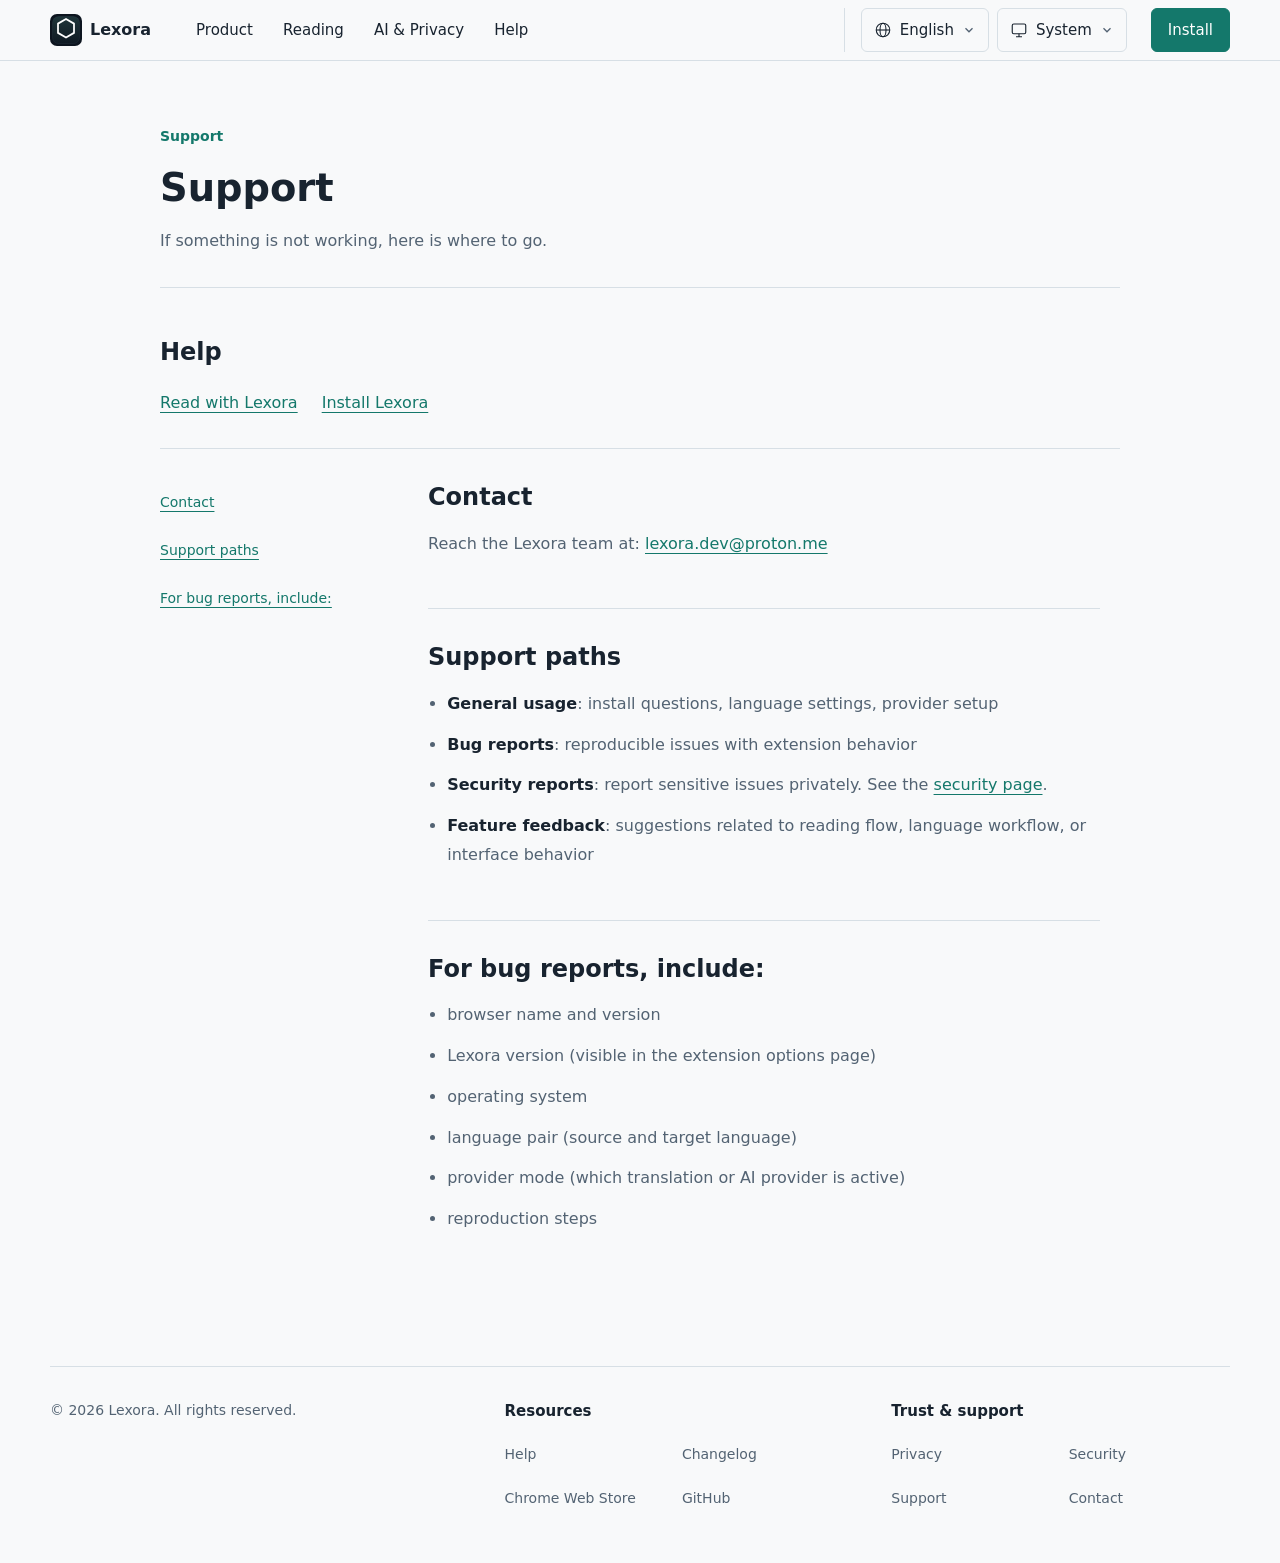
<file: support/index.html>
<!DOCTYPE html><html lang="en"> <head><meta charset="utf-8"><meta name="viewport" content="width=device-width, initial-scale=1.0"><title>Lexora Support</title><meta name="description" content="Get help with Lexora. Contact the team, report bugs, or give feedback."><meta name="generator" content="Astro v6.4.8"><meta name="theme-color" content="#f8f9fa" media="(prefers-color-scheme: light)"><meta name="theme-color" content="#0d151f" media="(prefers-color-scheme: dark)"><script id="lx-theme-init">
      (function () {
        var preference = 'system';
        var colors = { light: '#f8f9fa', dark: '#0d151f' };
        var metas = document.querySelectorAll('meta[name="theme-color"]');
        function normalize(value) {
          return value === 'light' || value === 'dark' ? value : 'system';
        }
        function apply(value) {
          preference = normalize(value);
          if (preference === 'system') document.documentElement.removeAttribute('data-theme');
          else document.documentElement.setAttribute('data-theme', preference);
          // Keep media queries intact: they also follow OS changes without JavaScript.
          for (var i = 0; i < metas.length; i++) {
            var mode = preference === 'system'
              ? (metas[i].media.indexOf('dark') > -1 ? 'dark' : 'light')
              : preference;
            metas[i].setAttribute('content', colors[mode]);
          }
        }
        try { preference = normalize(localStorage.getItem('lx-theme')); } catch (e) {}
        apply(preference);
        // M2 can call this without duplicating preference or metadata handling.
        window.lexoraTheme = {
          getPreference: function () { return preference; },
          setPreference: function (value) {
            apply(value);
            try { localStorage.setItem('lx-theme', preference); } catch (e) {}
          }
        };
      })();
    </script><meta property="og:type" content="website"><meta property="og:site_name" content="Lexora"><meta property="og:title" content="Lexora Support"><meta property="og:description" content="Get help with Lexora. Contact the team, report bugs, or give feedback."><meta property="og:url" content="https://lexora.sh/support/"><meta property="og:image" content="https://lexora.sh/og-default.svg"><meta name="twitter:card" content="summary_large_image"><meta name="twitter:title" content="Lexora Support"><meta name="twitter:description" content="Get help with Lexora. Contact the team, report bugs, or give feedback."><meta name="twitter:image" content="https://lexora.sh/og-default.svg"><link rel="canonical" href="https://lexora.sh/support/"><link rel="icon" href="/favicon.svg" type="image/svg+xml"><style>.trust-layout{display:grid;grid-template-columns:minmax(0,.65fr) minmax(0,1.35fr);gap:var(--space-16);align-items:start}.trust-contents ul{list-style:none;padding:0;margin:0}.trust-contents a,.trust-links a{display:inline-flex;align-items:center;min-height:44px;color:var(--color-brand);text-decoration:underline;text-underline-offset:4px;overflow-wrap:anywhere}.trust-contents li{margin-bottom:var(--space-2)}.trust-prose section{margin-bottom:var(--space-12);scroll-margin-top:160px}.trust-prose section:last-child{margin-bottom:0}.trust-prose li{margin-bottom:var(--space-3)}.trust-prose h2,.release-notes h2{overflow-wrap:anywhere}.trust-prose a{display:inline-block;padding-block:var(--space-2)}.support-start{margin-bottom:var(--space-12)}.support-start h2{margin:0 0 var(--space-3);font-size:var(--type-h2)}.trust-links{display:flex;flex-wrap:wrap;gap:var(--space-6)}.release-entry{display:grid;grid-template-columns:minmax(0,.45fr) minmax(0,1.55fr);gap:var(--space-12);padding-block:var(--space-12);border-top:1px solid var(--color-border)}.release-entry:first-child{border-top:2px solid var(--color-brand)}.release-meta p{margin:0 0 var(--space-3)}.release-meta time{color:var(--color-muted)}.release-meta .release-state{margin-top:var(--space-3);color:var(--color-brand);font-size:var(--type-small)}.release-notes li{margin-bottom:var(--space-2)}@media(max-width:900px){.trust-layout,.release-entry{grid-template-columns:1fr;gap:var(--space-8)}.trust-contents{border-bottom:1px solid var(--color-border);padding-bottom:var(--space-6)}.release-meta{display:flex;flex-wrap:wrap;align-items:baseline;gap:var(--space-3) var(--space-6)}.release-meta p,.release-meta .release-state{margin:0}}.utility-page .trust-layout{grid-template-columns:minmax(0,220px) minmax(0,1fr);gap:var(--space-12)}.utility-page .trust-contents{font-size:var(--type-small)}.utility-page .trust-contents li{margin-bottom:var(--space-1)}.utility-page .trust-prose section{padding-bottom:var(--space-8);margin-bottom:var(--space-8);border-bottom:1px solid var(--color-border)}.utility-page .trust-prose section:last-child{padding-bottom:0;margin-bottom:0;border-bottom:0}.utility-page .trust-prose a{display:inline;padding:0}.utility-page .support-start{padding-bottom:var(--space-6);margin-bottom:var(--space-8);border-bottom:1px solid var(--color-border)}.utility-page .release-entry{grid-template-columns:minmax(0,180px) minmax(0,1fr);gap:var(--space-12);padding-block:var(--space-8)}.utility-page .release-entry:first-child{border-top:0;padding-top:0}.utility-page .release-meta{font-size:var(--type-small)}.utility-page .release-meta strong{display:block;font-size:var(--type-h3);color:var(--color-text)}@media(max-width:900px){.utility-page .trust-layout,.utility-page .release-entry{grid-template-columns:minmax(0,1fr);gap:var(--space-6)}.utility-page .release-meta strong{display:inline}}
</style><link rel="stylesheet" href="/assets/BaseLayout.CO9qLpp7.css"></head> <body> <a class="skip-link" href="#top" data-i18n="shell_skip">Skip to content</a> <header class="topbar"> <div class="wrap topbar-inner"> <a class="brand" href="/" aria-label="Lexora home" data-i18n-aria="shell_home"> <span class="brand-mark" aria-hidden="true"><img src="/logo-mark.svg" alt="" width="32" height="32"></span> <span>Lexora</span> </a> <button type="button" class="menu-toggle" aria-controls="site-nav" aria-expanded="false" data-i18n="shell_menu">Menu</button> <div id="site-nav" class="shell-panel"> <nav class="nav" aria-label="Primary" data-i18n-aria="shell_primary"> <a href="/" data-i18n="nav_product">Product</a><a href="/#reading-workflow" data-i18n="nav_reading">Reading</a><a href="/#ai-privacy" data-i18n="nav_ai_privacy">AI &amp; Privacy</a><a href="/help" data-i18n="shell_help">Help</a> </nav> <div class="shell-utilities"> <div class="shell-preference" data-preference> <button class="preference-trigger" type="button" aria-expanded="false" aria-controls="locale-options" aria-labelledby="locale-label locale-current" data-preference-trigger> <span id="locale-label" class="visually-hidden" data-i18n="shell_language">Language</span> <svg class="preference-icon" viewBox="0 0 24 24" width="18" height="18" fill="none" stroke="currentColor" stroke-width="1.5" aria-hidden="true"><circle cx="12" cy="12" r="9"></circle><ellipse cx="12" cy="12" rx="4" ry="9"></ellipse><path d="M3 12h18"></path></svg><span id="locale-current" data-locale-current>English</span><span data-locale-compact aria-hidden="true">EN</span><svg class="preference-chevron" viewBox="0 0 16 16" width="14" height="14" fill="none" stroke="currentColor" stroke-width="1.5" aria-hidden="true"><path d="m4 6 4 4 4-4"></path></svg> </button> <div id="locale-options" class="preference-options" role="group" aria-label="Language" data-i18n-aria="shell_language" hidden> <button type="button" data-lang-btn="en" lang="en" aria-pressed="false">English</button><button type="button" data-lang-btn="vi" lang="vi" aria-pressed="false">Tiếng Việt</button><button type="button" data-lang-btn="ja" lang="ja" aria-pressed="false">日本語</button><button type="button" data-lang-btn="ko" lang="ko" aria-pressed="false">한국어</button> </div> </div> <div class="shell-preference" data-preference> <button class="preference-trigger" type="button" aria-expanded="false" aria-controls="theme-options" aria-labelledby="appearance-label theme-current" data-preference-trigger> <span id="appearance-label" class="visually-hidden" data-i18n="shell_appearance">Appearance</span> <svg class="preference-icon" viewBox="0 0 24 24" width="18" height="18" fill="none" stroke="currentColor" stroke-width="1.5" aria-hidden="true"><rect x="3" y="4" width="18" height="13" rx="2"></rect><path d="M8 21h8m-4-4v4"></path></svg><span id="theme-current" data-theme-current data-i18n="shell_theme_system">System</span><svg class="preference-chevron" viewBox="0 0 16 16" width="14" height="14" fill="none" stroke="currentColor" stroke-width="1.5" aria-hidden="true"><path d="m4 6 4 4 4-4"></path></svg> </button> <div id="theme-options" class="preference-options" role="group" aria-label="Appearance" data-i18n-aria="shell_appearance" hidden> <button type="button" data-theme-option="system" aria-pressed="false" data-i18n="shell_theme_system">System</button> <button type="button" data-theme-option="light" aria-pressed="false" data-i18n="shell_theme_light">Light</button> <button type="button" data-theme-option="dark" aria-pressed="false" data-i18n="shell_theme_dark">Dark</button> </div> </div> </div> <a class="btn btn-primary shell-install" href="/install" data-i18n="nav_install">Install</a> </div> </div> </header> <script>
(function () {
  var header = document.querySelector('.topbar');
  var toggle = header.querySelector('.menu-toggle');
  var nav = header.querySelector('#site-nav');
  var compact = window.matchMedia('(max-width: 1199px)');
  var compactState = compact.matches;
  var resizeFocus = null;
  var preferences = Array.from(header.querySelectorAll('[data-preference]')).map(function (root) {
    return { root: root, trigger: root.querySelector('[data-preference-trigger]'), panel: root.querySelector('.preference-options') };
  });
  function closePreference(item, restoreFocus) {
    item.trigger.setAttribute('aria-expanded', 'false');
    item.panel.hidden = true;
    if (restoreFocus) item.trigger.focus();
  }
  function close(restoreFocus) {
    preferences.forEach(function (item) { closePreference(item, false); });
    header.removeAttribute('data-open');
    toggle.setAttribute('aria-expanded', 'false');
    if (restoreFocus) toggle.focus();
  }
  preferences.forEach(function (item) {
    item.trigger.addEventListener('click', function () {
      var open = item.panel.hidden;
      preferences.forEach(function (other) { closePreference(other, false); });
      item.panel.hidden = !open;
      item.trigger.setAttribute('aria-expanded', String(open));
    });
    item.panel.addEventListener('click', function (event) {
      if (event.target.closest('button')) closePreference(item, true);
    });
    item.root.addEventListener('focusout', function (event) {
      if (event.relatedTarget && !item.root.contains(event.relatedTarget)) closePreference(item, false);
    });
  });
  var themeButtons = Array.from(header.querySelectorAll('[data-theme-option]'));
  var themeCurrent = header.querySelector('[data-theme-current]');
  function syncTheme() {
    var value = window.lexoraTheme.getPreference();
    themeButtons.forEach(function (button) {
      var selected = button.getAttribute('data-theme-option') === value;
      button.setAttribute('aria-pressed', String(selected));
      if (selected) {
        themeCurrent.setAttribute('data-i18n', button.getAttribute('data-i18n'));
        themeCurrent.textContent = button.textContent;
      }
    });
  }
  if (window.lexoraTheme) {
    syncTheme();
    themeButtons.forEach(function (button) {
      button.addEventListener('click', function () {
        window.lexoraTheme.setPreference(button.getAttribute('data-theme-option'));
        syncTheme();
      });
    });
  }
  header.setAttribute('data-enhanced', '');
  toggle.addEventListener('click', function () {
    var open = toggle.getAttribute('aria-expanded') !== 'true';
    close(false);
    header.toggleAttribute('data-open', open);
    toggle.setAttribute('aria-expanded', String(open));
  });
  document.addEventListener('keydown', function (event) {
    if (event.key !== 'Escape') return;
    var openPreference = preferences.find(function (item) { return !item.panel.hidden; });
    if (openPreference) closePreference(openPreference, true);
    else if (header.hasAttribute('data-open')) close(true);
  });
  document.addEventListener('click', function (event) {
    preferences.forEach(function (item) {
      if (!item.root.contains(event.target)) closePreference(item, item.panel.contains(document.activeElement));
    });
    if (!header.contains(event.target)) close(nav.contains(document.activeElement));
  });
  header.addEventListener('focusout', function (event) {
    // CSS may blur a newly hidden control before the media-change callback.
    if (!event.relatedTarget && compact.matches !== compactState) resizeFocus = event.target;
    if (event.relatedTarget && !header.contains(event.relatedTarget)) close(false);
  });
  nav.addEventListener('click', function (event) {
    if (event.target.closest('a')) close(compact.matches);
  });
  compact.addEventListener('change', function () {
    var active = document.activeElement === document.body && resizeFocus ? resizeFocus : document.activeElement;
    resizeFocus = null;
    compactState = compact.matches;
    var preference = preferences.find(function (item) { return item.panel.contains(active); });
    close(false);
    if (compact.matches && nav.contains(active)) toggle.focus();
    else if (!compact.matches && active === toggle) nav.querySelector('a').focus();
    else if (preference) preference.trigger.focus();
  });
})();
</script> <main id="top" tabindex="-1">  <div class="utility-page"> <section class="page-hero"> <div class="wrap"> <div class="utility-heading"> <div class="utility-eyebrow">  <span data-i18n="support_hero_badge">Support</span> </div> <div class="page-copy"> <h1 data-i18n="support_hero_title">Support</h1> <p data-i18n="support_hero_body">If something is not working, here is where to go.</p>  </div> </div> </div> </section> <section class="section-block"> <div class="wrap support-start"> <h2 data-i18n="shell_help">Help</h2> <div class="trust-links"><a href="/help" data-i18n="help_title">Read with Lexora</a><a href="/install" data-i18n="install_hero_title">Install Lexora</a></div> </div> <div class="wrap trust-layout"> <nav class="trust-contents" aria-label="Support" data-i18n-aria="support_hero_title"><ul><li><a href="#support_contact_title" data-i18n="support_contact_title">Contact</a></li> <li><a href="#support_paths_title" data-i18n="support_paths_title">Support paths</a></li> <li><a href="#support_bug_title" data-i18n="support_bug_title">For bug reports, include:</a></li></ul></nav> <div class="prose-shell trust-prose"> <section id="support_contact_title" aria-labelledby="support_contact_title-title"><h2 id="support_contact_title-title" data-i18n="support_contact_title">Contact</h2> <p> <span data-i18n="support_contact_body">Reach the Lexora team at:</span> <a href="mailto:lexora.dev@proton.me">lexora.dev@proton.me</a> </p> </section> <section id="support_paths_title" aria-labelledby="support_paths_title-title"><h2 id="support_paths_title-title" data-i18n="support_paths_title">Support paths</h2> <ul> <li> <strong data-i18n="support_path_general_label">General usage</strong>:
<span data-i18n="support_path_general_body">install questions, language settings, provider setup</span> </li> <li> <strong data-i18n="support_path_bug_label">Bug reports</strong>:
<span data-i18n="support_path_bug_body">reproducible issues with extension behavior</span> </li> <li> <strong data-i18n="support_path_security_label">Security reports</strong>:
<span data-i18n="support_path_security_body">report sensitive issues privately. See the</span> <a href="/security" data-i18n="support_path_security_link">security page</a>.
</li> <li> <strong data-i18n="support_path_feedback_label">Feature feedback</strong>:
<span data-i18n="support_path_feedback_body">
suggestions related to reading flow, language workflow, or interface behavior
</span> </li> </ul> </section> <section id="support_bug_title" aria-labelledby="support_bug_title-title"><h2 id="support_bug_title-title" data-i18n="support_bug_title">For bug reports, include:</h2> <ul> <li data-i18n="support_bug_0">browser name and version</li> <li data-i18n="support_bug_1">Lexora version (visible in the extension options page)</li> <li data-i18n="support_bug_2">operating system</li> <li data-i18n="support_bug_3">language pair (source and target language)</li> <li data-i18n="support_bug_4">provider mode (which translation or AI provider is active)</li> <li data-i18n="support_bug_5">reproduction steps</li> </ul> </section> </div> </div> </section> </div>  </main> <footer class="footer"> <div class="wrap footer-inner"> <div>&copy; 2026 Lexora. <span data-i18n="footer_rights">All rights reserved.</span></div> <div class="footer-group"> <strong data-i18n="shell_resources">Resources</strong> <div class="footer-links"> <a href="/help" data-i18n="shell_help">Help</a> <a href="/changelog" data-i18n="shell_changelog">Changelog</a> <a href="https://chromewebstore.google.com/detail/lexora-language-assistant/fbobmnpemmhjjloalogeaapfceefgopf" target="_blank" rel="noreferrer" data-i18n="footer_chrome">Chrome Web Store</a> <a href="https://github.com/lexora-project/lexora" target="_blank" rel="noreferrer">GitHub</a> </div> </div> <div class="footer-group"> <strong data-i18n="shell_trust">Trust & support</strong> <div class="footer-links"> <a href="/privacy" data-i18n="footer_privacy">Privacy</a> <a href="/security" data-i18n="footer_security">Security</a> <a href="/support" data-i18n="footer_support">Support</a> <a href="mailto:lexora.dev@proton.me" data-i18n="footer_contact">Contact</a> </div> </div> </div> </footer>  <script type="application/json" id="lx-i18n">{"defaultLocale":"en","locales":["en","vi","ja","ko"],"translations":{"en":{"release_193_title":"Reliability and consistency","release_193_summary":"Lexora v0.19.3 is published and publicly available on the Chrome Web Store. Public availability was confirmed on October 16, 2026.","release_193_0":"More reliable Notebook saves, duplicate detection across websites, and bookmark synchronization between tabs.","release_193_1":"Fixed incorrect cached translations for long selections that share the same beginning.","release_193_2":"More reliable settings persistence across contexts, with clear errors when a save fails.","release_193_3":"Improved YouTube DualSubs loading and language changes. Temporary rate limits can still require a short wait before retrying.","release_193_4":"Restored reliable Wikipedia references when enabled.","release_193_5":"Improved selection handling in embedded frames after the background worker restarts.","release_193_6":"Completed Notebook labels, filters, notices, and controls across all ten interface languages.","release_193_7":"Removed verified obsolete extension code and unused website content.","release_192_title":"Stability and recovery","release_192_summary":"Lexora v0.19.2 is published and publicly available on the Chrome Web Store. Public availability was confirmed on October 15, 2026.","release_192_0":"Keep Cloud AI provider selection and saved credentials consistent.","release_192_1":"Recover stalled translation loading with bounded requests and retries that preserve the current selection.","release_192_2":"Restore reading panel and selection handling after browser back/forward navigation, including BFCache restores.","release_192_3":"Clear stale YouTube DualSubs text when subtitle timing, video, or language changes invalidate a cue.","release_192_4":"DualSubs controls follow the selected interface language across 10 existing locales; no translation target languages are added.","release_191_title":"Popup and update awareness","release_191_summary":"Lexora v0.19.1 is published and publicly available on the Chrome Web Store. Public availability was confirmed on October 10, 2026.","release_191_0":"Improved the browser toolbar popup UI with clear feature status, settings access, and compact secondary links.","release_191_1":"The popup dynamically displays the installed extension version from the manifest.","release_191_2":"Genuine extension upgrades show an update announcement and a NEW toolbar badge until acknowledged. First installation, startup, popup reopening, and same-version reload do not create a new announcement.","release_191_3":"Bundled What’s New release notes work offline. Opening the notice’s What’s New link or dismissing the notice acknowledges the installed version.","release_191_4":"Improved YouTube DualSubs popup controls and contextual player-control guidance, with keyboard navigation, focus indicators, and accessible switches.","v3_layer":"The reading layer","polish_sentence":"Meaning takes shape in the words around it.","polish_passage":"A familiar word can reveal something new. Read it in the wider passage, and the connections become clearer.","v3_concept":"Conceptual reading flow","v3_article":"The page you are reading","v3_selection":"A phrase worth understanding","v3_meaning":"Meaning","v3_context":"Context","v3_reading":"Reading","v3_layer_body":"A little clarity, right beside your selection.","v3_resume":"Back to the page. On with your reading.","v3_flow_title":"Select. Understand. Keep reading.","v3_flow_body":"Help appears where you need it. The page stays your destination.","v3_select":"Select","v3_understand":"Understand","v3_continue":"Keep reading","v3_continue_body":"Close the layer and return to the original page with a clearer understanding.","v3_context_title":"Not every selection asks the same question.","v3_context_body":"From a single term to a longer passage, explore meaning in context. Available assistance depends on the text, language, and your settings.","v3_term":"Term","v3_phrase":"Phrase","v3_sentence":"Sentence","v3_passage":"Passage","v3_grounding":"Meaning, pronunciation, reading, and reference context — as the selection calls for them.","v3_japanese":"Japanese reading","v3_japanese_title":"Stay close to the original.","v3_japanese_body":"Follow Japanese text with furigana and reading aids when available. Connect the original words to their reading and meaning, in your chosen language context.","v3_original":"Original text","v3_japanese_caption":"Original text and its reading, held together.","v3_cloud":"Cloud AI","v3_google":"Google Translate","v3_ondevice":"On-device Translation","v3_cloud_note":"Your API keys","v3_google_note":"Online translation","v3_ondevice_note":"Chrome language packs","v3_routing":"Three translation modes","v3_save_title":"Keep what matters.","v3_save_body":"Choose what to save to Notebook after reading. Saved items stay in this browser, ready to revisit or export as Markdown when you choose.","v3_saved_term":"A saved term","v3_saved_phrase":"A saved phrase","v3_saved_sentence":"A saved sentence","v3_export":"Revisit or export as Markdown","v3_trust_title":"Your reading. Your control.","v3_no_account":"No account required","v3_ondevice_available":"On-device Translation","v3_explicit":"Configured routing","v3_telemetry":"No hidden telemetry","help_network_title":"Automatic reading and network requests","help_network_body":"Wikipedia/Wikidata reference lookups, pronunciation, and Japanese reading may make network requests independently of translation mode. Automatic activation and pronunciation can trigger requests when enabled. Review those settings separately; choosing On-device Translation does not make every reading feature offline.","help_dualsubs_title":"YouTube DualSubs","help_dualsubs_body":"On supported YouTube videos, DualSubs displays original and translated captions. It is enabled by default and may load captions automatically from YouTube, including existing session cookies. Caption translation uses YouTube’s service independently of Reading Panel mode and Cloud AI keys. Turn it off in settings or player controls.","release_184_title":"More reliable reading and translation","release_184_summary":"Lexora v0.18.4 improves reading-panel reliability and translation timeout handling. It is available publicly on the Chrome Web Store.","release_184_0":"Dismissed selections stay closed instead of unexpectedly reopening.","release_184_1":"Keep the active reading session consistent while the panel opens, and prevent outdated results from returning after it is cleared.","release_184_2":"Apply Google translation timeouts while the response is being read and processed.","release_183_title":"Submitted to Chrome Web Store for public listing review","release_183_summary":"Lexora v0.18.3 has been submitted to the Chrome Web Store review queue for a public listing. The extension will be available for public install after review approval.","release_183_0":"Submitted for Chrome Web Store public listing review.","release_183_1":"Public listing will update after review approval.","release_183_2":"The existing unlisted listing remains accessible at the current Chrome Web Store URL.","release_180_title":"Approved and published on Chrome Web Store (unlisted)","release_180_summary":"Lexora v0.18.0 has been approved and published on the Chrome Web Store as an unlisted item. Install directly from the Chrome Web Store. No Developer Mode required.","release_180_0":"Approved and published on the Chrome Web Store (unlisted).","release_180_1":"Install directly from the Chrome Web Store. No Developer Mode required.","release_180_2":"Provider routing and reading surface refinements included in this release.","release_87_title":"M17.6 frozen handoff","release_87_summary":"Reading surface clarity pass. Module framing, header-band clarity, and cross-surface visual cohesion stabilized for the extension baseline.","release_87_0":"M17.6 archived as completed handoff.","release_87_1":"M18 marked active in roadmap.","release_87_2":"Visual identity system carried forward into the next feature phase.","release_86_title":"Post-M15 frozen handoff","release_86_summary":"UI system convergence baseline established before M16 and M17 refinement work.","release_86_0":"Shared UI token foundation consolidated.","release_86_1":"Popup and options shell convergence completed.","release_86_2":"Interaction semantics corrected for refined-state handling.","release_190_title":"Browser-native Translation","release_190_summary":"Lexora v0.19.0 is published and publicly available on the Chrome Web Store. Public availability was confirmed on October 9, 2026.","release_190_0":"Added On-device Translation using Chrome’s built-in Translator API, with in-panel language-pack preparation, progress, cancellation, and retry guidance.","release_190_1":"Choose On-device Translation, online Google Translate, or Cloud AI with user-supplied Gemini, OpenAI, or Anthropic keys. Supported prepared pairs can translate offline on-device; failures never silently select a remote provider.","release_190_2":"Improved Cloud AI connection handling and translation-mode persistence. Removed Ollama and custom endpoint support; legacy endpoint selections migrate to On-device Translation.","release_190_3":"Reading Panel, Japanese reading and pronunciation, Wikipedia/Wikidata, Notebook, and YouTube DualSubs remain available with their own settings and network behavior.","shell_appearance":"Appearance","shell_theme_system":"System","shell_theme_light":"Light","shell_theme_dark":"Dark","release_intro":"Public release notes for the Lexora extension.","release_version":"Version","release_current":"Available on Chrome Web Store","release_historical":"Historical release","guide_intro":"Install from the Chrome Web Store, then start with a selection on a web page.","guide_start":"Start reading","guide_select":"Select a word, phrase, or passage on a web page where Lexora is enabled.","guide_help":"Need a hand?","guide_help_body":"Use Help to get started, or contact Support if installation or reading does not work as expected.","guide_dev_enable":"Open this address in Chrome and enable Developer Mode.","guide_dev_load":"Choose Load unpacked, then select this folder inside the extracted package.","help_title":"Read with Lexora","help_intro":"A short guide to understanding selected text, using reading aids, and returning to saved items.","help_result_title":"Read the result in context","help_result_body":"Review the meaning or translation in the Lexora panel, then continue reading the original page. Available modules depend on the text, language, enabled features, and your settings.","help_reading_title":"Japanese readings and pronunciation","help_reading_body":"Use furigana when available to follow Japanese text. Pronunciation playback is available for supported languages; reading aids may vary with the selected text and settings.","help_save_title":"Save and return with Notebook","help_save_body":"Explicitly save a selection from the reading panel, then find it in Notebook in Lexora Options. Entries stay in this browser. Search, delete, or export them as Markdown when you choose. Saving is unavailable in incognito tabs.","help_provider_title":"Translation modes and references","help_provider_body":"In Options, choose On-device Translation, Google Translate (online, the default), or Cloud AI. On-device uses Chrome’s built-in Translator API; prepare browser-managed language packs in the Reading Panel. Availability depends on Chrome, the document, and the language pair. Supported prepared pairs work offline; failures never silently switch to a remote translation provider. Cloud AI uses your keys for Gemini, OpenAI, or Anthropic. Save keys in local or session storage; Test connection sends a fixed test phrase to the selected cloud provider.","help_trouble_title":"If something is missing","help_trouble_body":"Check page access, language pair, translation mode, and privacy settings in Options. For On-device Translation, follow the panel’s preparation progress or retry guidance; the API or pair may be unavailable. Online services need a connection. Contact Support with your installed version and steps tried, leaving out private text and credentials.","home_intro":"A browser companion for reading","home_title":"Understand more. Keep reading.","home_workflow_link":"See how it works","home_select_body":"Select a word, phrase, or passage on the page you are reading.","home_assist_body":"Explore meaning or translation, pronunciation or readings, and reference context. Available modules depend on the text, language, and your settings.","home_trust_body":"Review translation and privacy settings alongside automatic reading workflows. Wikipedia/Wikidata, pronunciation, Japanese reading, and YouTube subtitles can make separate network requests, even with On-device Translation selected. API keys stay in your chosen local or session storage and authenticate provider requests directly.","home_ai_title":"Choose how you translate","home_ai_body":"In v0.19.3, choose On-device Translation with Chrome’s built-in Translator API and browser-managed language packs, online Google Translate, or Cloud AI with Gemini, OpenAI, or Anthropic and your own API keys. Supported prepared language pairs can translate offline on-device. On-device failures never silently switch to a remote translation provider.","home_install_title":"Bring Lexora to your next read","home_release":"Product version · Available","shell_menu":"Menu","shell_skip":"Skip to content","shell_primary":"Primary","shell_language":"Language","shell_home":"Lexora home","shell_resources":"Resources","shell_help":"Help","shell_changelog":"Changelog","shell_trust":"Trust & support","nav_product":"Product","nav_reading":"Reading","nav_ai_privacy":"AI & Privacy","nav_install":"Install","hero_eyebrow":"v0.19.3 · Available on Chrome Web Store","hero_lead":"Lexora helps you understand selected web content in context without leaving the page.","hero_cta_install":"Install from Chrome Web Store","pill_reading":"Reading","install_hero_badge":"Install","install_hero_title":"Install Lexora","install_store_title":"Install from the Chrome Web Store.","install_notice_body":"Lexora v0.19.3 is published and publicly available on the Chrome Web Store. Public availability was confirmed on October 16, 2026.","install_store_cta":"Open Chrome Web Store","install_chrome_step_0":"Open the Chrome Web Store listing for Lexora.","install_chrome_step_1":"Click \"Add to Chrome\" and confirm the permissions prompt.","install_chrome_step_2":"Pin the Lexora icon to the Chrome toolbar for quick access.","install_current_version_label":"Product version","install_store_status_value":"v0.19.3 published — public","install_dev_section_title":"Developer Mode install: contributors only","install_dev_section_body":"These steps are for contributors building and testing Lexora locally. Normal users should use the Chrome Web Store.","install_dev_step_0":"Obtain the extension package from the project maintainer.","install_dev_step_1":"Extract the package to a local folder.","install_dev_step_4":"Open the extension options page to configure languages, providers, and privacy settings.","privacy_hero_badge":"Privacy","privacy_hero_title":"Privacy","privacy_hero_body":"Lexora is explicit about where your text goes and what happens to it.","privacy_version":"Policy for Lexora v0.19.0 · Updated October 9, 2026.","privacy_process_title":"What Lexora processes","privacy_process_body":"Lexora processes selected text and bounded reading context to provide translation, reading assistance, and pronunciation. Depending on the feature, context can include nearby text, a page or section title, and relevant link information. It does not collect a passive browsing history or upload whole pages for translation.","privacy_process_trigger":"In the default Confirm mode, you select text and click the Lexora chip to open the panel. If you choose automatic activation, selecting text opens the panel and starts enabled features automatically. Enabled Wikipedia lookup, automatic pronunciation, and YouTube DualSubs can make requests within their workflows without a separate click for every request.","privacy_where_title":"Three translation modes","privacy_where_body":"Your translation mode controls the translation route. Other enabled features have their own network behavior.","privacy_where_local_label":"On-device Translation","privacy_where_local_body":"Translation runs locally in the Reading Panel using Chrome’s Translator API. Translation text is not sent to a remote translation provider, and errors do not trigger remote translation fallback. Chrome may download browser-managed language packs when you prepare a supported language pair. This mode does not make Wikipedia, pronunciation, or YouTube offline.","privacy_where_translation_label":"Google Translate","privacy_where_translation_body":"Selected text is sent directly to Google’s translation service (translate.googleapis.com), along with source and target language information. This mode does not require or load Cloud AI keys.","privacy_where_cloud_label":"Cloud AI","privacy_where_cloud_body":"Optional translation sends selected text and relevant bounded context, such as nearby text, page or section titles, and glossary hints, directly to the selected OpenAI, Google Gemini, or Anthropic provider over HTTPS using your own API key. Only the selected provider and its key in the chosen storage mode are used. A missing key produces a configuration error; Cloud AI does not silently switch providers or fall back to Google Translate.","privacy_where_note":"Google Translate is the default translation mode. On-device and Google translation do not use Cloud AI credentials. Test connection is a separate action that sends fixed test text to the chosen cloud provider using your key. Lexora does not operate a server or proxy for these requests.","privacy_services_title":"Other reading services","privacy_where_public_label":"Wikipedia and Wikidata","privacy_where_public_body":"When Wikipedia is enabled, selection-derived search terms, article titles, or relevant Wikipedia links can be sent to Wikipedia to retrieve reference context. Wikidata receives entity identifiers (QIDs) to find articles in other languages. Resolution can make several requests automatically; some lookup or excerpt translation paths also use Google Translate independently of the selected translation mode.","privacy_speech_label":"Pronunciation and Japanese reading","privacy_speech_body":"Audio playback can send source or translated text to Google TTS (translate.googleapis.com or translate.google.com). Automatic pronunciation can do this when enabled. A browser speech fallback may use a local or remote voice, depending on the browser and voice. Japanese reading fallback can send text to Google’s service.","privacy_local_label":"Local reading aids","privacy_local_body":"Bundled Japanese tokenization, furigana, and English IPA lookup run locally. Panel rendering and subtitle synchronization also run locally.","privacy_youtube_title":"YouTube DualSubs","privacy_youtube_body":"On YouTube, DualSubs reads video and caption-track information and fetches source and translated captions from YouTube’s timedtext service. Requests include video/track identifiers and language choices and can include your existing YouTube session cookies. DualSubs is enabled by default and can load captions automatically on supported video pages; you can turn it off in settings or the player controls. Caption translation uses YouTube’s service independently of the Reading Panel translation mode and Cloud AI keys. Caption cues are held in the page session for display and synchronization, rather than uploaded to Lexora.","privacy_storage_title":"API keys, storage, and retention","privacy_storage_keys":"Settings and DualSubs preferences are stored in chrome.storage.local in your browser profile. User-provided Cloud AI keys are stored separately in chrome.storage.local (persistent, the default) or chrome.storage.session (temporary for the browser session), according to your choice. Lexora does not sync these through chrome.storage.sync. Keys authenticate requests directly to the relevant provider; they are not sent to Lexora. You can clear saved keys in settings. Browser extension storage is not an encrypted password vault.","privacy_storage_notebook":"Notebook saves are explicit. Entries contain selected text, translation, language pair, selection type, source hostname, and saved date, plus optional explanation, a bounded context snippet, and review metadata. Entries remain in local extension storage until deleted or the extension is removed. You can delete individual entries or all entries, or export Markdown locally. Export excludes full page URLs, page titles, API keys, and diagnostics. Saving from incognito tabs is blocked. Exported files remain under your control and are not removed when you delete Notebook entries.","privacy_storage_cache":"Reading results, translations, lookup data, and subtitle cues may be held in temporary in-memory caches or active UI state. Cache lifetimes vary by feature; Lexora does not promise immediate erasure after each request. On-device translation does not add a translation-result cache. External providers receive normal connection metadata such as your IP address and may retain requests under their own terms and account settings. Lexora cannot delete their records or promise zero retention or no model training by a provider.","privacy_not_title":"What Lexora does not do","privacy_not_0":"Lexora does not sell user data or use it for advertising, credit decisions, or data brokerage.","privacy_not_1":"Lexora does not require a Lexora account to use the extension. Cloud providers may require their own accounts and billing.","privacy_not_2":"Lexora does not include analytics or remote telemetry collection. Local console diagnostics can contain operational metadata and errors; they are not sent to a Lexora telemetry service.","privacy_not_3":"Lexora does not operate a backend that collects your selected text, API keys, Notebook, or browsing history.","privacy_controls_title":"Privacy controls and redaction","privacy_controls_body":"Use settings to choose the translation mode and control Wikipedia, automatic activation, automatic pronunciation, and YouTube DualSubs.","privacy_controls_0":"Choose On-device Translation to keep translation text local, and review other enabled features separately.","privacy_controls_1":"Choose session-only key storage or clear saved keys; delete Notebook entries when no longer needed.","privacy_controls_2":"Redaction settings replace recognized email addresses, IPv4-shaped addresses, and certain known secret-key patterns in supported outbound translation, Cloud AI context, Wikipedia query, and Japanese reading paths. Email and secret-pattern redaction are on by default; IP redaction is off by default.","privacy_controls_note":"Redaction is pattern-based, not a guarantee of anonymization: it does not recognize every secret or sensitive detail. It does not apply universally to all network paths, including pronunciation audio, direct article links, and YouTube caption requests. Avoid selecting confidential text for external processing.","privacy_limited_title":"Chrome Web Store Limited Use","privacy_limited_body":"Lexora’s use and transfer of user data, including information received from Google APIs, adheres to the Chrome Web Store User Data Policy, including its Limited Use requirements. Data is used only to provide the disclosed reading, translation, pronunciation, subtitle, and Notebook features. Transfers to providers described here are limited to what those features need.","privacy_limited_link":"Chrome Web Store User Data Policy — Limited Use","privacy_site_title":"This website","privacy_site_body":"lexora.sh is a static site hosted on GitHub Pages. It does not set tracking cookies, collect form submissions, or run analytics. Your language and theme preferences are stored locally in your browser. Hosting and external service providers may process normal request metadata under their own policies. Contact is by email link; information you choose to send by email is handled to respond to your inquiry.","privacy_contact_title":"Contact","privacy_contact_body":"Privacy questions or data-handling concerns:","support_hero_badge":"Support","support_hero_title":"Support","support_hero_body":"If something is not working, here is where to go.","support_contact_title":"Contact","support_contact_body":"Reach the Lexora team at:","support_paths_title":"Support paths","support_path_general_label":"General usage","support_path_general_body":"install questions, language settings, provider setup","support_path_bug_label":"Bug reports","support_path_bug_body":"reproducible issues with extension behavior","support_path_security_label":"Security reports","support_path_security_body":"report sensitive issues privately. See the","support_path_security_link":"security page","support_path_feedback_label":"Feature feedback","support_path_feedback_body":"suggestions related to reading flow, language workflow, or interface behavior","support_bug_title":"For bug reports, include:","support_bug_0":"browser name and version","support_bug_1":"Lexora version (visible in the extension options page)","support_bug_2":"operating system","support_bug_3":"language pair (source and target language)","support_bug_4":"provider mode (which translation or AI provider is active)","support_bug_5":"reproduction steps","security_hero_badge":"Security","security_hero_title":"Security","security_hero_body":"Security-sensitive issues should be reported privately, not posted publicly.","security_report_title":"Reporting a vulnerability","security_report_body":"Do not post security vulnerabilities publicly: not in GitHub issues, not in public forums, not in social channels. Report sensitive issues by email to:","security_useful_title":"What a useful report includes","security_useful_0":"affected Lexora version","security_useful_1":"browser name and version","security_useful_2":"operating system","security_useful_3":"reproduction steps or a concise proof of concept","security_useful_4":"impact assessment","security_areas_title":"Security-relevant areas in Lexora","security_area_provider_label":"Provider routing","security_area_provider_body":"unintended routing of selected text to external services","security_area_selected_label":"Selected-text handling","security_area_selected_body":"unsafe outbound transmission or unintended exposure of selected content","security_area_message_label":"Extension message boundaries","security_area_message_body":"message spoofing or boundary confusion between page context and extension context","security_area_token_label":"Token and key leakage","security_area_token_body":"AI provider keys or credentials exposed or logged","security_area_privacy_label":"Settings and privacy bypasses","security_area_privacy_body":"circumventing user-configured privacy controls or provider restrictions","security_response_title":"Response","security_response_body":"We will acknowledge security reports and coordinate disclosure timing with the reporter. Public credit is available if desired.","notfound_badge":"Not found","notfound_title":"That page is not here.","notfound_body":"Return to the Lexora homepage to continue.","notfound_cta":"Back to homepage","footer_chrome":"Chrome Web Store","footer_privacy":"Privacy","footer_security":"Security","footer_support":"Support","footer_contact":"Contact","footer_rights":"All rights reserved."},"vi":{"release_193_title":"Độ tin cậy và tính nhất quán","release_193_summary":"Lexora v0.19.3 đã được phát hành công khai trên Chrome Web Store. Khả năng cài đặt công khai được xác nhận ngày 16 tháng 10 năm 2026.","release_193_0":"Lưu Notebook đáng tin cậy hơn, nhận diện nội dung trùng lặp giữa các website và đồng bộ trạng thái dấu trang giữa các tab.","release_193_1":"Sửa lỗi dùng nhầm bản dịch đã lưu đệm cho các vùng chọn dài có phần đầu giống nhau.","release_193_2":"Lưu cài đặt nhất quán hơn giữa các ngữ cảnh, với thông báo rõ ràng khi lưu thất bại.","release_193_3":"Cải thiện tải phụ đề và chuyển ngôn ngữ trong YouTube DualSubs. Giới hạn tần suất tạm thời vẫn có thể yêu cầu chờ một lúc trước khi thử lại.","release_193_4":"Khôi phục tham chiếu Wikipedia đáng tin cậy khi tính năng được bật.","release_193_5":"Cải thiện xử lý vùng chọn trong khung nhúng sau khi tiến trình nền khởi động lại.","release_193_6":"Hoàn thiện nhãn, bộ lọc, thông báo và điều khiển Notebook trong cả mười ngôn ngữ giao diện.","release_193_7":"Loại bỏ mã tiện ích đã xác nhận không còn sử dụng và nội dung website không cần thiết.","release_192_title":"Ổn định và khôi phục","release_192_summary":"Lexora v0.19.2 đã được phát hành công khai trên Chrome Web Store. Khả năng cài đặt công khai được xác nhận ngày 15 tháng 10 năm 2026.","release_192_0":"Giữ nhất quán nhà cung cấp Cloud AI đã chọn và thông tin xác thực đã lưu.","release_192_1":"Khôi phục khi dịch bị kẹt ở trạng thái tải, với thời hạn xử lý và thử lại vẫn giữ đúng vùng chọn hiện tại.","release_192_2":"Khôi phục bảng đọc và xử lý vùng chọn khi dùng nút Quay lại/Tiến tới, bao gồm khôi phục từ BFCache.","release_192_3":"Xóa phụ đề DualSubs cũ trên YouTube khi thời gian hiển thị, video hoặc ngôn ngữ thay đổi làm phụ đề không còn hợp lệ.","release_192_4":"Các điều khiển DualSubs theo ngôn ngữ giao diện đã chọn trong 10 ngôn ngữ hiện có; không thêm ngôn ngữ đích dịch.","release_191_title":"Popup và thông báo cập nhật","release_191_summary":"Lexora v0.19.1 đã được phát hành công khai trên Chrome Web Store. Khả năng cài đặt công khai được xác nhận ngày 10 tháng 10 năm 2026.","release_191_0":"Cải thiện giao diện popup trên thanh công cụ trình duyệt, hiển thị rõ trạng thái tính năng, lối vào cài đặt và các liên kết phụ gọn gàng.","release_191_1":"Popup tự động hiển thị phiên bản tiện ích đang cài đặt từ manifest.","release_191_2":"Khi tiện ích thực sự được nâng cấp, thông báo cập nhật và huy hiệu NEW trên thanh công cụ xuất hiện cho đến khi được xác nhận. Cài đặt lần đầu, khởi động, mở lại popup và tải lại cùng phiên bản không tạo thông báo mới.","release_191_3":"Ghi chú phát hành Có gì mới được đóng gói sẵn và hoạt động ngoại tuyến. Mở liên kết Có gì mới trong thông báo hoặc đóng thông báo sẽ xác nhận phiên bản đang cài đặt.","release_191_4":"Cải thiện các điều khiển YouTube DualSubs trong popup và hướng dẫn điều khiển trình phát theo ngữ cảnh, cùng điều hướng bàn phím, chỉ báo tiêu điểm và công tắc dễ tiếp cận.","v3_layer":"Lớp hỗ trợ đọc","polish_sentence":"Ý nghĩa được định hình bởi những từ xung quanh.","polish_passage":"Một từ quen thuộc có thể gợi mở điều mới. Đọc trong cả đoạn văn, các mối liên hệ sẽ rõ hơn.","v3_concept":"Minh họa quy trình đọc","v3_article":"Trang bạn đang đọc","v3_selection":"Một cụm từ cần hiểu rõ","v3_meaning":"Ý nghĩa","v3_context":"Ngữ cảnh","v3_reading":"Cách đọc","v3_layer_body":"Thêm chút rõ ràng, ngay bên nội dung đã chọn.","v3_resume":"Trở lại trang. Tiếp tục mạch đọc.","v3_flow_title":"Chọn. Hiểu. Đọc tiếp.","v3_flow_body":"Hỗ trợ xuất hiện đúng lúc cần. Trang đang đọc vẫn là nơi bạn muốn ở lại.","v3_select":"Chọn","v3_understand":"Hiểu","v3_continue":"Đọc tiếp","v3_continue_body":"Đóng lớp hỗ trợ và trở lại trang gốc với nội dung đã rõ hơn.","v3_context_title":"Mỗi nội dung được chọn cần một cách hiểu riêng.","v3_context_body":"Từ một thuật ngữ đến đoạn văn dài, tìm hiểu ý nghĩa trong ngữ cảnh. Hỗ trợ tùy theo nội dung, ngôn ngữ và cài đặt của bạn.","v3_term":"Thuật ngữ","v3_phrase":"Cụm từ","v3_sentence":"Câu","v3_passage":"Đoạn văn","v3_grounding":"Ý nghĩa, phát âm, cách đọc và thông tin tham khảo — tùy nội dung cần hiểu.","v3_japanese":"Đọc tiếng Nhật","v3_japanese_title":"Luôn gắn với nguyên văn.","v3_japanese_body":"Theo dõi tiếng Nhật với furigana và hỗ trợ cách đọc khi có. Kết nối từ gốc với cách đọc và ý nghĩa trong ngữ cảnh ngôn ngữ bạn chọn.","v3_original":"Nguyên văn","v3_japanese_caption":"Nguyên văn và cách đọc, luôn đi cùng nhau.","v3_cloud":"Cloud AI","v3_google":"Google Translate","v3_ondevice":"Dịch trên thiết bị","v3_cloud_note":"Khóa API của bạn","v3_google_note":"Dịch trực tuyến","v3_ondevice_note":"Gói ngôn ngữ của Chrome","v3_routing":"Ba chế độ dịch","v3_save_title":"Giữ lại điều cần nhớ.","v3_save_body":"Chủ động lưu vào Notebook sau khi đọc. Mục đã lưu ở trong trình duyệt này, sẵn sàng để xem lại hoặc xuất Markdown khi bạn muốn.","v3_saved_term":"Một thuật ngữ đã lưu","v3_saved_phrase":"Một cụm từ đã lưu","v3_saved_sentence":"Một câu đã lưu","v3_export":"Xem lại hoặc xuất Markdown","v3_trust_title":"Bạn đọc. Bạn làm chủ.","v3_no_account":"Không cần tài khoản","v3_ondevice_available":"Dịch trên thiết bị","v3_explicit":"Định tuyến theo cấu hình","v3_telemetry":"Không thu thập ngầm dữ liệu đo lường","help_network_title":"Đọc tự động và yêu cầu mạng","help_network_body":"Tra cứu Wikipedia/Wikidata, phát âm và đọc tiếng Nhật có thể gửi yêu cầu mạng độc lập với chế độ dịch. Kích hoạt và phát âm tự động có thể gửi yêu cầu khi được bật. Kiểm tra riêng các cài đặt này; chọn Dịch trên thiết bị không khiến mọi tính năng đọc chạy ngoại tuyến.","help_dualsubs_title":"YouTube DualSubs","help_dualsubs_body":"Trên video YouTube được hỗ trợ, DualSubs hiển thị phụ đề gốc và bản dịch. Tính năng bật mặc định và có thể tự tải phụ đề từ YouTube, kèm cookie phiên hiện có. Dịch phụ đề dùng dịch vụ YouTube độc lập với chế độ Bảng đọc và khóa Cloud AI. Tắt trong cài đặt hoặc điều khiển trình phát.","release_184_title":"Đọc và dịch đáng tin cậy hơn","release_184_summary":"Lexora v0.18.4 cải thiện độ tin cậy của bảng đọc và xử lý thời gian chờ khi dịch. Phiên bản này được cung cấp công khai trên Chrome Web Store.","release_184_0":"Các vùng chọn đã đóng vẫn đóng, thay vì bất ngờ mở lại.","release_184_1":"Giữ phiên đọc hiện tại nhất quán khi bảng mở và ngăn kết quả cũ xuất hiện lại sau khi xóa bảng.","release_184_2":"Áp dụng thời gian chờ của bản dịch Google trong quá trình đọc và xử lý phản hồi.","release_183_title":"Đã gửi tới Chrome Web Store để xét duyệt niêm yết công khai","release_183_summary":"Lexora v0.18.3 đã được gửi vào hàng đợi xét duyệt của Chrome Web Store để niêm yết công khai. Tiện ích sẽ có thể được cài đặt công khai sau khi được phê duyệt.","release_183_0":"Đã gửi để xét duyệt niêm yết công khai trên Chrome Web Store.","release_183_1":"Trang niêm yết công khai sẽ được cập nhật sau khi được phê duyệt.","release_183_2":"Trang niêm yết không công khai hiện tại vẫn truy cập được qua URL Chrome Web Store đang dùng.","release_180_title":"Đã được phê duyệt và phát hành trên Chrome Web Store (không công khai)","release_180_summary":"Lexora v0.18.0 đã được phê duyệt và phát hành trên Chrome Web Store dưới dạng không công khai. Cài đặt trực tiếp từ Chrome Web Store. Không cần Chế độ nhà phát triển.","release_180_0":"Đã được phê duyệt và phát hành trên Chrome Web Store (không công khai).","release_180_1":"Cài đặt trực tiếp từ Chrome Web Store. Không cần Chế độ nhà phát triển.","release_180_2":"Bản phát hành này bao gồm cải tiến định tuyến nhà cung cấp và giao diện đọc.","release_87_title":"Bàn giao cố định M17.6","release_87_summary":"Đợt cải thiện độ rõ ràng của giao diện đọc. Khung mô-đun, dải tiêu đề và sự nhất quán trực quan giữa các giao diện đã được ổn định cho nền tảng tiện ích.","release_87_0":"M17.6 được lưu trữ như một đợt bàn giao đã hoàn tất.","release_87_1":"M18 được đánh dấu đang triển khai trong lộ trình.","release_87_2":"Hệ thống nhận diện trực quan được tiếp tục sử dụng trong giai đoạn tính năng tiếp theo.","release_86_title":"Bàn giao cố định sau M15","release_86_summary":"Thiết lập nền tảng thống nhất hệ thống giao diện trước các đợt tinh chỉnh M16 và M17.","release_86_0":"Hợp nhất nền tảng token giao diện dùng chung.","release_86_1":"Hoàn tất việc thống nhất khung cửa sổ bật lên và trang tùy chọn.","release_86_2":"Sửa ngữ nghĩa tương tác để xử lý trạng thái đã tinh chỉnh.","release_190_title":"Dịch tích hợp trong trình duyệt","release_190_summary":"Lexora v0.19.0 đã được phát hành công khai trên Chrome Web Store. Khả năng cài đặt công khai được xác nhận ngày 9 tháng 10 năm 2026.","release_190_0":"Thêm Dịch trên thiết bị qua Translator API tích hợp của Chrome, với chuẩn bị gói ngôn ngữ, tiến trình, hủy và hướng dẫn thử lại trong bảng.","release_190_1":"Chọn Dịch trên thiết bị, Google Translate trực tuyến hoặc Cloud AI với khóa Gemini, OpenAI hay Anthropic của bạn. Cặp được hỗ trợ đã chuẩn bị có thể dịch ngoại tuyến trên thiết bị; lỗi không tự chọn nhà cung cấp từ xa.","release_190_2":"Cải thiện xử lý kết nối Cloud AI và lưu chế độ dịch. Loại bỏ hỗ trợ Ollama và điểm cuối tùy chỉnh; lựa chọn điểm cuối cũ chuyển sang Dịch trên thiết bị.","release_190_3":"Bảng đọc, đọc tiếng Nhật và phát âm, Wikipedia/Wikidata, Notebook và YouTube DualSubs tiếp tục được hỗ trợ với cài đặt và hành vi mạng riêng.","shell_appearance":"Giao diện","shell_theme_system":"Hệ thống","shell_theme_light":"Sáng","shell_theme_dark":"Tối","release_intro":"Ghi chú phát hành công khai của tiện ích Lexora.","release_version":"Phiên bản","release_current":"Có trên Chrome Web Store","release_historical":"Phiên bản trước","guide_intro":"Cài từ Chrome Web Store, rồi bắt đầu bằng cách chọn văn bản trên trang web.","guide_start":"Bắt đầu đọc","guide_select":"Chọn từ, cụm từ hoặc đoạn văn trên trang web đã bật Lexora.","guide_help":"Bạn cần trợ giúp?","guide_help_body":"Xem Trợ giúp để bắt đầu, hoặc liên hệ Hỗ trợ nếu việc cài đặt hay đọc không hoạt động như mong đợi.","guide_dev_enable":"Mở địa chỉ này trong Chrome và bật Developer Mode.","guide_dev_load":"Chọn Load unpacked, rồi chọn thư mục này trong gói đã giải nén.","help_title":"Đọc cùng Lexora","help_intro":"Hướng dẫn ngắn để hiểu văn bản đã chọn, dùng hỗ trợ đọc và xem lại mục đã lưu.","help_result_title":"Đọc kết quả trong ngữ cảnh","help_result_body":"Xem nghĩa hoặc bản dịch trong bảng Lexora, rồi đọc tiếp trang gốc. Các mô-đun khả dụng tùy thuộc vào văn bản, ngôn ngữ, tính năng đã bật và cài đặt của bạn.","help_reading_title":"Cách đọc tiếng Nhật và phát âm","help_reading_body":"Dùng furigana khi có để theo dõi văn bản tiếng Nhật. Tính năng nghe phát âm hỗ trợ một số ngôn ngữ; hỗ trợ đọc có thể thay đổi theo văn bản đã chọn và cài đặt.","help_save_title":"Lưu và xem lại với Notebook","help_save_body":"Chủ động lưu nội dung đã chọn từ bảng đọc, rồi tìm lại trong Notebook ở Tùy chọn Lexora. Các mục lưu trong trình duyệt này. Bạn có thể tìm kiếm, xóa hoặc xuất Markdown khi muốn. Không thể lưu trong thẻ ẩn danh.","help_provider_title":"Chế độ dịch và nguồn tham khảo","help_provider_body":"Trong Tùy chọn, chọn Dịch trên thiết bị, Google Translate (trực tuyến, mặc định) hoặc Cloud AI. Dịch trên thiết bị dùng Translator API tích hợp của Chrome; chuẩn bị gói ngôn ngữ do trình duyệt quản lý ngay trong Bảng đọc. Khả dụng tùy Chrome, trang và cặp ngôn ngữ. Cặp được hỗ trợ đã chuẩn bị chạy ngoại tuyến; lỗi không tự chuyển sang nhà cung cấp dịch từ xa. Cloud AI dùng khóa Gemini, OpenAI hoặc Anthropic của bạn. Lưu khóa cục bộ hoặc theo phiên; Kiểm tra kết nối gửi câu thử cố định tới nhà cung cấp đám mây đã chọn.","help_trouble_title":"Nếu thiếu kết quả","help_trouble_body":"Kiểm tra quyền truy cập trang, cặp ngôn ngữ, chế độ dịch và quyền riêng tư trong Tùy chọn. Với Dịch trên thiết bị, làm theo tiến trình chuẩn bị hoặc hướng dẫn thử lại trong bảng; API hoặc cặp ngôn ngữ có thể không khả dụng. Dịch vụ trực tuyến cần kết nối mạng. Gửi phiên bản đã cài và các bước đã thử cho Hỗ trợ, không kèm văn bản riêng tư hay khóa API.","home_intro":"Người bạn đồng hành khi đọc trên trình duyệt","home_title":"Hiểu rõ hơn. Đọc tiếp liền mạch.","home_workflow_link":"Xem cách hoạt động","home_select_body":"Chọn từ, cụm từ hoặc đoạn văn ngay trên trang bạn đang đọc.","home_assist_body":"Xem nghĩa hoặc bản dịch, cách phát âm hoặc cách đọc và thông tin tham khảo. Các mô-đun hiển thị tùy theo nội dung, ngôn ngữ và cài đặt của bạn.","home_trust_body":"Kiểm tra chế độ dịch, quyền riêng tư và các quy trình đọc tự động. Wikipedia/Wikidata, phát âm, đọc tiếng Nhật và phụ đề YouTube có thể gửi yêu cầu mạng riêng, kể cả khi chọn Dịch trên thiết bị. Khóa API được lưu trong bộ nhớ cục bộ hoặc phiên theo lựa chọn và dùng để xác thực trực tiếp với nhà cung cấp.","home_ai_title":"Chọn cách bạn dịch","home_ai_body":"Trong v0.19.3, chọn Dịch trên thiết bị qua Translator API tích hợp của Chrome và gói ngôn ngữ do trình duyệt quản lý, Google Translate trực tuyến, hoặc Cloud AI với Gemini, OpenAI hay Anthropic bằng khóa API của bạn. Các cặp ngôn ngữ được hỗ trợ đã chuẩn bị có thể dịch ngoại tuyến trên thiết bị. Lỗi Dịch trên thiết bị không tự chuyển sang nhà cung cấp dịch từ xa.","home_install_title":"Cùng Lexora đọc trang tiếp theo","home_release":"Phiên bản sản phẩm · Đã phát hành","shell_menu":"Menu","shell_skip":"Chuyển đến nội dung","shell_primary":"Điều hướng chính","shell_language":"Ngôn ngữ","shell_home":"Trang chủ Lexora","shell_resources":"Tài nguyên","shell_help":"Trợ giúp","shell_changelog":"Lịch sử cập nhật","shell_trust":"Tin cậy và hỗ trợ","nav_product":"Sản phẩm","nav_reading":"Đọc","nav_ai_privacy":"AI & Quyền riêng tư","nav_install":"Cài đặt","hero_eyebrow":"v0.19.3 · Có trên Chrome Web Store","hero_lead":"Lexora giúp bạn hiểu nội dung đã chọn trên web theo đúng ngữ cảnh, không cần rời khỏi trang.","hero_cta_install":"Cài từ Chrome Web Store","pill_reading":"Đọc hiểu","install_hero_badge":"Cài đặt","install_hero_title":"Cài đặt Lexora","install_store_title":"Cài từ Chrome Web Store.","install_notice_body":"Lexora v0.19.3 đã được phát hành công khai trên Chrome Web Store. Khả năng cài đặt công khai được xác nhận ngày 16 tháng 10 năm 2026.","install_store_cta":"Mở Chrome Web Store","install_chrome_step_0":"Mở trang Lexora trên Chrome Web Store.","install_chrome_step_1":"Bấm \"Add to Chrome\" và xác nhận quyền truy cập.","install_chrome_step_2":"Ghim biểu tượng Lexora lên thanh công cụ Chrome để dùng nhanh.","install_current_version_label":"Phiên bản sản phẩm","install_store_status_value":"v0.19.3 đã phát hành công khai","install_dev_section_title":"Cài bằng Developer Mode: chỉ dành cho cộng tác viên","install_dev_section_body":"Các bước này dành cho người xây dựng và kiểm thử Lexora cục bộ. Người dùng thông thường nên dùng Chrome Web Store.","install_dev_step_0":"Nhận gói tiện ích từ người duy trì dự án.","install_dev_step_1":"Giải nén gói vào một thư mục cục bộ.","install_dev_step_4":"Mở trang tùy chọn của tiện ích để cấu hình ngôn ngữ, nhà cung cấp và thiết lập quyền riêng tư.","privacy_hero_badge":"Quyền riêng tư","privacy_hero_title":"Quyền riêng tư","privacy_hero_body":"Lexora nói rõ văn bản của bạn đi đâu và được xử lý như thế nào.","privacy_version":"Chính sách cho Lexora v0.19.0 · Cập nhật ngày 9 tháng 10 năm 2026.","privacy_process_title":"Lexora xử lý những gì","privacy_process_body":"Lexora xử lý văn bản được chọn và ngữ cảnh đọc có giới hạn để dịch, hỗ trợ đọc và phát âm. Tùy tính năng, ngữ cảnh có thể gồm văn bản lân cận, tiêu đề trang hoặc mục và thông tin liên kết liên quan. Lexora không thu thập lịch sử duyệt web thụ động hoặc tải toàn bộ trang lên để dịch.","privacy_process_trigger":"Ở chế độ Xác nhận mặc định, bạn chọn văn bản rồi nhấp vào chip Lexora để mở bảng đọc. Nếu chọn kích hoạt tự động, việc chọn văn bản sẽ mở bảng và tự chạy các tính năng đang bật. Tra Wikipedia, phát âm tự động và YouTube DualSubs khi bật có thể gửi yêu cầu trong quy trình của chúng mà không cần nhấp riêng cho từng yêu cầu.","privacy_where_title":"Ba chế độ dịch","privacy_where_body":"Chế độ dịch quyết định tuyến xử lý bản dịch. Các tính năng khác đang bật có hoạt động mạng riêng.","privacy_where_local_label":"Dịch trên thiết bị","privacy_where_local_body":"Bản dịch chạy cục bộ trong Bảng đọc bằng Translator API của Chrome. Văn bản dịch không được gửi tới nhà cung cấp dịch từ xa; lỗi không kích hoạt dịch dự phòng qua mạng. Chrome có thể tải gói ngôn ngữ do trình duyệt quản lý khi bạn chuẩn bị cặp ngôn ngữ được hỗ trợ. Chế độ này không khiến Wikipedia, phát âm hay YouTube hoạt động ngoại tuyến.","privacy_where_translation_label":"Google Translate","privacy_where_translation_body":"Văn bản được chọn được gửi trực tiếp tới dịch vụ dịch của Google (translate.googleapis.com), cùng thông tin ngôn ngữ nguồn và đích. Chế độ này không yêu cầu hay tải khóa Cloud AI.","privacy_where_cloud_label":"Cloud AI","privacy_where_cloud_body":"Tính năng dịch tùy chọn gửi văn bản được chọn và ngữ cảnh liên quan có giới hạn, như văn bản lân cận, tiêu đề trang hoặc mục và gợi ý thuật ngữ, trực tiếp tới nhà cung cấp OpenAI, Google Gemini hoặc Anthropic đã chọn qua HTTPS bằng khóa API của bạn. Chỉ sử dụng nhà cung cấp đã chọn và khóa của nhà cung cấp đó trong chế độ lưu trữ đã chọn. Khi thiếu khóa, hệ thống báo lỗi cấu hình; Cloud AI không tự chuyển nhà cung cấp hoặc chuyển sang Google Translate.","privacy_where_note":"Google Translate là chế độ dịch mặc định. Dịch trên thiết bị và Google không dùng thông tin xác thực Cloud AI. Kiểm tra kết nối là thao tác riêng, gửi văn bản thử cố định tới nhà cung cấp đám mây đã chọn bằng khóa của bạn. Lexora không vận hành máy chủ hay proxy cho các yêu cầu này.","privacy_services_title":"Các dịch vụ hỗ trợ đọc khác","privacy_where_public_label":"Wikipedia và Wikidata","privacy_where_public_body":"Khi bật Wikipedia, từ khóa tìm kiếm rút ra từ phần chọn, tiêu đề bài viết hoặc liên kết Wikipedia liên quan có thể được gửi tới Wikipedia để lấy ngữ cảnh tham khảo. Wikidata nhận mã thực thể (QID) để tìm bài viết ở ngôn ngữ khác. Quá trình phân giải có thể tự gửi nhiều yêu cầu; một số tuyến dịch từ khóa hoặc trích đoạn còn dùng Google Translate độc lập với chế độ dịch đã chọn.","privacy_speech_label":"Phát âm và hỗ trợ đọc tiếng Nhật","privacy_speech_body":"Phát âm có thể gửi văn bản gốc hoặc bản dịch tới Google TTS (translate.googleapis.com hoặc translate.google.com). Phát âm tự động cũng có thể thực hiện việc này khi được bật. Giọng đọc dự phòng của trình duyệt có thể chạy cục bộ hoặc từ xa tùy trình duyệt và giọng đọc. Tuyến đọc tiếng Nhật dự phòng có thể gửi văn bản tới dịch vụ Google.","privacy_local_label":"Hỗ trợ đọc cục bộ","privacy_local_body":"Bộ tách từ tiếng Nhật, furigana và tra IPA tiếng Anh tích hợp chạy cục bộ. Hiển thị bảng đọc và đồng bộ phụ đề cũng chạy cục bộ.","privacy_youtube_title":"YouTube DualSubs","privacy_youtube_body":"Trên YouTube, DualSubs đọc thông tin video và các track phụ đề, rồi lấy phụ đề gốc và bản dịch từ dịch vụ timedtext của YouTube. Yêu cầu gồm mã video/track và lựa chọn ngôn ngữ, và có thể kèm cookie phiên YouTube hiện có của bạn. DualSubs được bật mặc định và có thể tự tải phụ đề trên trang video được hỗ trợ; bạn có thể tắt trong cài đặt hoặc nút điều khiển trình phát. Dịch phụ đề dùng dịch vụ YouTube độc lập với chế độ dịch Bảng đọc và khóa Cloud AI. Các dòng phụ đề được giữ trong phiên trang để hiển thị và đồng bộ, không được tải lên Lexora.","privacy_storage_title":"Khóa API, lưu trữ và thời gian giữ dữ liệu","privacy_storage_keys":"Cài đặt và tùy chọn DualSubs được lưu trong chrome.storage.local của hồ sơ trình duyệt. Khóa Cloud AI do bạn cung cấp được lưu riêng trong chrome.storage.local (lâu dài, mặc định) hoặc chrome.storage.session (tạm thời trong phiên trình duyệt), tùy lựa chọn. Lexora không đồng bộ dữ liệu này qua chrome.storage.sync. Khóa xác thực yêu cầu trực tiếp tới nhà cung cấp tương ứng, không được gửi tới Lexora. Bạn có thể xóa khóa đã lưu trong cài đặt. Bộ nhớ tiện ích trình duyệt không phải kho mật khẩu mã hóa.","privacy_storage_notebook":"Notebook chỉ lưu khi bạn chủ động thao tác. Mục lưu gồm văn bản được chọn, bản dịch, cặp ngôn ngữ, loại phần chọn, tên miền nguồn và ngày lưu, cùng giải thích tùy chọn, trích đoạn ngữ cảnh có giới hạn và thông tin ôn tập. Các mục ở bộ nhớ cục bộ của tiện ích cho tới khi bị xóa hoặc gỡ tiện ích. Bạn có thể xóa từng mục, xóa tất cả hoặc xuất Markdown cục bộ. Tệp xuất không gồm URL đầy đủ, tiêu đề trang, khóa API hay chẩn đoán. Lưu từ thẻ ẩn danh bị chặn. Tệp đã xuất do bạn quản lý và không bị xóa khi bạn xóa mục Notebook.","privacy_storage_cache":"Kết quả đọc, bản dịch, dữ liệu tra cứu và dòng phụ đề có thể được giữ trong bộ đệm tạm trong bộ nhớ hoặc giao diện đang hoạt động. Thời gian giữ bộ đệm tùy tính năng; Lexora không cam kết xóa ngay sau mỗi yêu cầu. Dịch trên thiết bị không thêm bộ đệm kết quả dịch. Nhà cung cấp bên ngoài nhận siêu dữ liệu kết nối thông thường như địa chỉ IP và có thể giữ yêu cầu theo điều khoản và cài đặt tài khoản riêng. Lexora không thể xóa bản ghi của họ hoặc cam kết nhà cung cấp không lưu dữ liệu hay không dùng để huấn luyện mô hình.","privacy_not_title":"Những việc Lexora không làm","privacy_not_0":"Lexora không bán dữ liệu người dùng hoặc dùng cho quảng cáo, quyết định tín dụng hay môi giới dữ liệu.","privacy_not_1":"Lexora không yêu cầu tài khoản Lexora để dùng tiện ích. Nhà cung cấp đám mây có thể yêu cầu tài khoản và thanh toán riêng.","privacy_not_2":"Lexora không tích hợp phân tích hay thu thập telemetry từ xa. Chẩn đoán console cục bộ có thể chứa siêu dữ liệu hoạt động và lỗi; chúng không được gửi tới dịch vụ telemetry của Lexora.","privacy_not_3":"Lexora không vận hành backend thu thập văn bản được chọn, khóa API, Notebook hay lịch sử duyệt web của bạn.","privacy_controls_title":"Kiểm soát quyền riêng tư và che dữ liệu","privacy_controls_body":"Dùng cài đặt để chọn chế độ dịch và kiểm soát Wikipedia, kích hoạt tự động, phát âm tự động và YouTube DualSubs.","privacy_controls_0":"Chọn Dịch trên thiết bị để giữ văn bản dịch cục bộ, đồng thời xem xét riêng các tính năng khác đang bật.","privacy_controls_1":"Chọn chỉ lưu khóa trong phiên hoặc xóa khóa đã lưu; xóa mục Notebook khi không còn cần.","privacy_controls_2":"Cài đặt che dữ liệu thay thế địa chỉ email, địa chỉ có dạng IPv4 và một số mẫu khóa bí mật đã biết trong các tuyến gửi bản dịch, ngữ cảnh Cloud AI, truy vấn Wikipedia và đọc tiếng Nhật được hỗ trợ. Che email và mẫu bí mật bật mặc định; che IP tắt mặc định.","privacy_controls_note":"Che dữ liệu dựa trên mẫu, không bảo đảm ẩn danh: không nhận ra mọi bí mật hay chi tiết nhạy cảm. Chức năng này không áp dụng cho mọi tuyến mạng, bao gồm âm thanh phát âm, liên kết bài viết trực tiếp và yêu cầu phụ đề YouTube. Tránh chọn nội dung bí mật để xử lý bên ngoài.","privacy_limited_title":"Limited Use của Chrome Web Store","privacy_limited_body":"Việc Lexora sử dụng và chuyển dữ liệu người dùng, bao gồm thông tin nhận từ API Google, tuân thủ Chính sách dữ liệu người dùng Chrome Web Store, gồm các yêu cầu Limited Use. Dữ liệu chỉ dùng để cung cấp các tính năng đọc, dịch, phát âm, phụ đề và Notebook đã công bố. Việc chuyển tới nhà cung cấp nêu ở đây chỉ giới hạn ở những gì các tính năng đó cần.","privacy_limited_link":"Chính sách dữ liệu người dùng Chrome Web Store — Limited Use","privacy_site_title":"Website này","privacy_site_body":"lexora.sh là website tĩnh được lưu trữ trên GitHub Pages. Trang không đặt cookie theo dõi, thu thập biểu mẫu hay chạy công cụ phân tích. Lựa chọn ngôn ngữ và giao diện được lưu cục bộ trong trình duyệt. Nhà cung cấp lưu trữ và dịch vụ bên ngoài có thể xử lý siêu dữ liệu yêu cầu thông thường theo chính sách riêng. Liên hệ qua liên kết email; thông tin bạn chọn gửi qua email được xử lý để trả lời yêu cầu.","privacy_contact_title":"Liên hệ","privacy_contact_body":"Câu hỏi về quyền riêng tư hoặc xử lý dữ liệu:","support_hero_badge":"Hỗ trợ","support_hero_title":"Hỗ trợ","support_hero_body":"Nếu có điều gì không hoạt động, đây là nơi để liên hệ.","support_contact_title":"Liên hệ","support_contact_body":"Liên hệ đội Lexora tại:","support_paths_title":"Kênh hỗ trợ","support_path_general_label":"Sử dụng chung","support_path_general_body":"câu hỏi cài đặt, thiết lập ngôn ngữ, cấu hình nhà cung cấp","support_path_bug_label":"Báo lỗi","support_path_bug_body":"lỗi có thể tái hiện trong hành vi của tiện ích","support_path_security_label":"Báo cáo bảo mật","support_path_security_body":"gửi riêng các vấn đề nhạy cảm. Xem","support_path_security_link":"trang bảo mật","support_path_feedback_label":"Góp ý tính năng","support_path_feedback_body":"đề xuất liên quan đến luồng đọc, quy trình ngôn ngữ hoặc hành vi giao diện","support_bug_title":"Khi báo lỗi, vui lòng kèm theo:","support_bug_0":"tên và phiên bản trình duyệt","support_bug_1":"phiên bản Lexora (hiển thị trong trang tùy chọn tiện ích)","support_bug_2":"hệ điều hành","support_bug_3":"cặp ngôn ngữ (ngôn ngữ nguồn và đích)","support_bug_4":"chế độ nhà cung cấp (nhà cung cấp dịch hoặc AI đang bật)","support_bug_5":"các bước tái hiện","security_hero_badge":"Bảo mật","security_hero_title":"Bảo mật","security_hero_body":"Vấn đề nhạy cảm về bảo mật nên được báo cáo riêng, không đăng công khai.","security_report_title":"Báo cáo lỗ hổng","security_report_body":"Không đăng lỗ hổng bảo mật công khai: không trên GitHub issues, không trên diễn đàn công khai, không trên mạng xã hội. Hãy gửi vấn đề nhạy cảm qua email đến:","security_useful_title":"Một báo cáo hữu ích nên có","security_useful_0":"phiên bản Lexora bị ảnh hưởng","security_useful_1":"tên và phiên bản trình duyệt","security_useful_2":"hệ điều hành","security_useful_3":"PoC ngắn gọn hoặc các bước tái hiện có trọng tâm","security_useful_4":"đánh giá tác động","security_areas_title":"Các khu vực liên quan đến bảo mật trong Lexora","security_area_provider_label":"Định tuyến nhà cung cấp","security_area_provider_body":"văn bản được chọn bị gửi ngoài ý muốn đến dịch vụ bên ngoài","security_area_selected_label":"Xử lý văn bản được chọn","security_area_selected_body":"gửi ra ngoài không an toàn hoặc làm lộ nội dung đã chọn ngoài ý muốn","security_area_message_label":"Ranh giới thông điệp của tiện ích","security_area_message_body":"giả mạo message hoặc nhầm ranh giới giữa ngữ cảnh trang và ngữ cảnh tiện ích","security_area_token_label":"Rò rỉ token và khóa","security_area_token_body":"khóa hoặc thông tin xác thực của nhà cung cấp AI bị lộ hoặc bị ghi log","security_area_privacy_label":"Vượt qua thiết lập quyền riêng tư","security_area_privacy_body":"vượt qua kiểm soát quyền riêng tư hoặc giới hạn nhà cung cấp do người dùng cấu hình","security_response_title":"Phản hồi","security_response_body":"Chúng tôi sẽ xác nhận báo cáo bảo mật và phối hợp thời điểm công bố với người báo cáo. Có thể ghi nhận công khai nếu người báo cáo đồng ý.","notfound_badge":"Không tìm thấy","notfound_title":"Trang này không tồn tại.","notfound_body":"Quay lại trang chủ Lexora để tiếp tục.","notfound_cta":"Về trang chủ","footer_chrome":"Chrome Web Store","footer_privacy":"Quyền riêng tư","footer_security":"Bảo mật","footer_support":"Hỗ trợ","footer_contact":"Liên hệ","footer_rights":"Mọi quyền được bảo lưu."},"ja":{"release_193_title":"信頼性と一貫性の改善","release_193_summary":"Lexora v0.19.3 は Chrome Web Store で一般公開されています。一般向けの提供を 2026年10月16日に確認しました。","release_193_0":"Notebook の保存を安定させ、サイトをまたぐ重複検出とタブ間のブックマーク状態の同期を改善しました。","release_193_1":"冒頭が同じ長い選択範囲に、別のキャッシュ済み翻訳が使われる問題を修正しました。","release_193_2":"各画面間での設定保存を安定させ、保存に失敗した場合のエラーを明確にしました。","release_193_3":"YouTube DualSubs の字幕読み込みと言語切り替えを改善しました。一時的なリクエスト制限が発生した場合は、少し待ってから再試行する必要があります。","release_193_4":"有効にした Wikipedia 参照が安定して表示されるよう修正しました。","release_193_5":"バックグラウンドワーカーの再起動後、埋め込みフレーム内の選択処理を安定させました。","release_193_6":"既存の全10表示言語で Notebook のラベル、フィルター、通知、操作項目の翻訳を完成させました。","release_193_7":"使用されていないことを確認した拡張機能コードと不要なウェブサイトの内容を削除しました。","release_192_title":"安定性と復帰の改善","release_192_summary":"Lexora v0.19.2 は Chrome Web Store で一般公開されています。一般向けの提供を 2026年10月15日に確認しました。","release_192_0":"Cloud AI の選択プロバイダーと保存済み認証情報の整合性を改善しました。","release_192_1":"翻訳の読み込みが停止した場合の復帰を改善し、処理時間の上限と現在の選択範囲を保持する再試行を適用しました。","release_192_2":"BFCache からの復帰を含む、ブラウザの戻る・進む操作後の読解パネルと選択処理の復帰を改善しました。","release_192_3":"字幕の時刻、動画、言語の変更で無効になった YouTube DualSubs の古い字幕を消去します。","release_192_4":"DualSubs の操作項目は選択した表示言語に従います。既存の10言語に対応し、翻訳先言語の追加はありません。","release_191_title":"ポップアップと更新のお知らせ","release_191_summary":"Lexora v0.19.1 は Chrome Web Store で一般公開されています。一般向けの提供を 2026年10月10日に確認しました。","release_191_0":"ブラウザのツールバーポップアップの UI を改善し、機能の状態、設定へのアクセス、コンパクトな補助リンクを分かりやすく表示します。","release_191_1":"ポップアップに、マニフェストから取得したインストール済み拡張機能のバージョンを動的に表示します。","release_191_2":"拡張機能が実際にアップグレードされると、確認するまで更新のお知らせとツールバーの NEW バッジを表示します。初回インストール、起動、ポップアップの再表示、同じバージョンの再読み込みでは新しいお知らせを作成しません。","release_191_3":"同梱の「新着情報」のリリースノートはオフラインで利用できます。お知らせ内の「新着情報」リンクを開くか、お知らせを閉じると、インストール済みバージョンの確認が完了します。","release_191_4":"YouTube DualSubs のポップアップ操作と状況に応じたプレーヤー操作の案内を改善し、キーボード操作、フォーカス表示、アクセシブルなスイッチも改善しました。","v3_layer":"読書を支えるレイヤー","polish_sentence":"言葉の意味は、周囲の文脈から見えてくる。","polish_passage":"見慣れた言葉にも、新しい発見がある。文章全体を読み進めると、言葉どうしのつながりが見えてくる。","v3_concept":"読書の流れの概念図","v3_article":"いま読んでいるページ","v3_selection":"理解を深めたいフレーズ","v3_meaning":"意味","v3_context":"文脈","v3_reading":"読み方","v3_layer_body":"選択した言葉のそばに、理解の手がかりを。","v3_resume":"ページに戻って、読み進める。","v3_flow_title":"選んで、理解して、読み進める。","v3_flow_body":"必要なところに、必要な支援を。読む場所は、いまのページのまま。","v3_select":"選ぶ","v3_understand":"理解する","v3_continue":"読み進める","v3_continue_body":"理解が深まったら、レイヤーを閉じて元のページへ。","v3_context_title":"選ぶ内容によって、知りたいことは変わる。","v3_context_body":"一つの用語から長い文章まで、文脈の中で意味を確かめる。使える支援は、内容・言語・設定によって異なります。","v3_term":"用語","v3_phrase":"フレーズ","v3_sentence":"文","v3_passage":"文章","v3_grounding":"意味、発音、読み方、参考情報。その選択に必要な手がかりを。","v3_japanese":"日本語を読む","v3_japanese_title":"原文とともに、読み進める。","v3_japanese_body":"ふりがなや読みの支援を使いながら、日本語を読む。選んだ言語の文脈で、原文・読み方・意味を結びつけます。","v3_original":"原文","v3_japanese_caption":"原文と読み方を、一緒に。","v3_cloud":"Cloud AI","v3_google":"Google Translate","v3_ondevice":"オンデバイス翻訳","v3_cloud_note":"自分の API キー","v3_google_note":"オンライン翻訳","v3_ondevice_note":"Chrome の言語パック","v3_routing":"3つの翻訳モード","v3_save_title":"大切なものだけ、残しておく。","v3_save_body":"読んだあと、残したいものを Notebook に保存。保存した項目はこのブラウザーに残り、読み返したり Markdown で書き出したりできます。","v3_saved_term":"保存した用語","v3_saved_phrase":"保存したフレーズ","v3_saved_sentence":"保存した文","v3_export":"読み返す、または Markdown で書き出す","v3_trust_title":"読むのも、選ぶのも、あなた。","v3_no_account":"アカウント不要","v3_ondevice_available":"オンデバイス翻訳","v3_explicit":"設定に基づく接続","v3_telemetry":"隠れたテレメトリーなし","help_network_title":"自動読解とネットワークリクエスト","help_network_body":"Wikipedia/Wikidata の参照、発音、日本語の読みは翻訳モードとは別に通信する場合があります。自動起動や自動発音を有効にすると、それらもリクエストを行う場合があります。設定を個別に確認してください。オンデバイス翻訳を選んでも、すべての読解機能がオフラインになるわけではありません。","help_dualsubs_title":"YouTube DualSubs","help_dualsubs_body":"対応する YouTube 動画では DualSubs が原文と翻訳の字幕を表示します。既定で有効になっており、既存のセッション Cookie を含めて YouTube から字幕を自動取得する場合があります。字幕翻訳はリーディングパネルのモードや Cloud AI キーとは別に YouTube のサービスを使用します。設定またはプレーヤーの操作で無効にできます。","release_184_title":"読み取りと翻訳の信頼性を向上","release_184_summary":"Lexora v0.18.4 はリーディングパネルの信頼性と翻訳のタイムアウト処理を改善しました。Chrome Web Store で一般公開されています。","release_184_0":"閉じた選択範囲が予期せず再び開かないようにしました。","release_184_1":"パネルが開く間も現在の読書セッションを維持し、クリア後に古い結果が再表示されるのを防ぎます。","release_184_2":"Google 翻訳の応答の読み取りと処理中にもタイムアウトを適用します。","release_183_title":"Chrome Web Store の一般公開審査に提出","release_183_summary":"Lexora v0.18.3 は一般公開のため Chrome Web Store の審査待ちに入りました。審査承認後に一般向けのインストールが可能になります。","release_183_0":"Chrome Web Store の一般公開審査に提出しました。","release_183_1":"一般公開の掲載ページは審査承認後に更新されます。","release_183_2":"既存の限定公開ページは現在の Chrome Web Store URL から引き続きアクセスできます。","release_180_title":"Chrome Web Store で承認・公開（限定公開）","release_180_summary":"Lexora v0.18.0 は Chrome Web Store で承認され、限定公開されました。Chrome Web Store から直接インストールできます。デベロッパーモードは不要です。","release_180_0":"Chrome Web Store で承認・公開されました（限定公開）。","release_180_1":"Chrome Web Store から直接インストールできます。デベロッパーモードは不要です。","release_180_2":"このリリースにはプロバイダーの振り分けと読書画面の改善が含まれます。","release_87_title":"M17.6 の確定引き継ぎ","release_87_summary":"読書画面の分かりやすさを改善しました。モジュール構成、ヘッダー帯の明瞭さ、画面間の視覚的な統一を拡張機能の基盤として安定させました。","release_87_0":"M17.6 を完了した引き継ぎとしてアーカイブしました。","release_87_1":"ロードマップで M18 を進行中としました。","release_87_2":"次の機能開発段階にも視覚的なアイデンティティを引き継ぎました。","release_86_title":"M15 後の確定引き継ぎ","release_86_summary":"M16 と M17 の改善作業に先立ち、UI システム統一の基盤を確立しました。","release_86_0":"共有 UI トークンの基盤を統合しました。","release_86_1":"ポップアップと設定画面のシェル統一を完了しました。","release_86_2":"改善後の状態処理に合わせて操作の意味付けを修正しました。","release_190_title":"ブラウザ内蔵翻訳","release_190_summary":"Lexora v0.19.0 は Chrome Web Store で一般公開されています。一般向けの提供を 2026年10月9日に確認しました。","release_190_0":"Chrome 内蔵 Translator API によるオンデバイス翻訳を追加。パネル内での言語パック準備、進捗表示、キャンセル、再試行の案内に対応しました。","release_190_1":"オンデバイス翻訳、オンラインの Google Translate、自分の Gemini・OpenAI・Anthropic キーによる Cloud AI を選べます。対応する準備済みペアはオフライン翻訳でき、失敗時にリモートへ自動で切り替わりません。","release_190_2":"Cloud AI の接続処理と翻訳モードの保存を改善。Ollama とカスタムエンドポイントの対応を削除し、旧エンドポイントの選択はオンデバイス翻訳へ移行します。","release_190_3":"リーディングパネル、日本語の読みと発音、Wikipedia/Wikidata、Notebook、YouTube DualSubs は、それぞれの設定と通信動作で引き続き利用できます。","shell_appearance":"表示設定","shell_theme_system":"システム","shell_theme_light":"ライト","shell_theme_dark":"ダーク","release_intro":"Lexora 拡張機能の公開リリースノート。","release_version":"バージョン","release_current":"Chrome Web Store で公開中","release_historical":"過去のリリース","guide_intro":"Chrome Web Store からインストールし、Web ページのテキストを選択して使い始めましょう。","guide_start":"読み始める","guide_select":"Lexora が有効な Web ページで、単語やフレーズ、文章を選択します。","guide_help":"お困りですか？","guide_help_body":"使い始めるにはヘルプをご覧ください。インストールや読書機能がうまく動かない場合は、サポートにご相談ください。","guide_dev_enable":"Chrome でこのアドレスを開き、Developer Mode を有効にします。","guide_dev_load":"Load unpacked を選び、展開したパッケージ内のこのフォルダーを指定します。","help_title":"Lexora で読む","help_intro":"選択したテキストの理解、読み支援の使い方、保存した内容の見返し方を紹介します。","help_result_title":"文脈とともに結果を読む","help_result_body":"Lexora パネルで意味や翻訳を確認し、元のページを読み進めます。表示されるモジュールは、テキスト、言語、有効な機能、設定によって異なります。","help_reading_title":"日本語の読みと発音","help_reading_body":"表示される場合は、ふりがなを使って日本語の読みを確認できます。対応言語では発音を再生できます。読み支援は選択したテキストや設定によって異なります。","help_save_title":"Notebook に保存して見返す","help_save_body":"読書パネルから選択内容を明示的に保存し、Lexora 設定の Notebook で見返せます。保存先はこのブラウザー内です。必要に応じて検索、削除、Markdown へのエクスポートができます。シークレットタブでは保存できません。","help_provider_title":"翻訳モードと参考情報","help_provider_body":"オプションでオンデバイス翻訳、Google Translate（オンライン、既定）、Cloud AI を選びます。オンデバイス翻訳は Chrome 内蔵 Translator API を使用し、リーディングパネルでブラウザ管理の言語パックを準備します。利用可否は Chrome、ページ、言語ペアによります。対応する準備済みペアはオフラインで動作し、失敗時にリモート翻訳へ自動で切り替わりません。Cloud AI は自分の Gemini・OpenAI・Anthropic キーを使います。キーはローカルまたはセッションに保存でき、接続テストは選択したクラウドプロバイダーへ固定のテスト文を送信します。","help_trouble_title":"結果が表示されないとき","help_trouble_body":"オプションでページへのアクセス、言語ペア、翻訳モード、プライバシー設定を確認してください。オンデバイス翻訳ではパネルの準備状況や再試行の案内に従ってください。API や言語ペアが利用できない場合があります。オンラインサービスには通信が必要です。インストール済みバージョンと試した手順をサポートへ伝え、私的なテキストやキーは含めないでください。","home_intro":"ブラウザーでの読書を支えるパートナー","home_title":"理解を深めて、読み進める。","home_workflow_link":"使い方を見る","home_select_body":"読んでいるページで、単語やフレーズ、文章を選択します。","home_assist_body":"意味や翻訳、発音や読み、参考情報を確認します。表示されるモジュールは、テキスト、言語、設定によって異なります。","home_trust_body":"翻訳・プライバシー設定と自動読解機能を確認してください。Wikipedia/Wikidata、発音、日本語の読み、YouTube 字幕は、オンデバイス翻訳でも別途通信する場合があります。API キーは選択したローカルまたはセッションストレージに保存され、プロバイダーへの直接の認証に使われます。","home_ai_title":"翻訳方法を選ぶ","home_ai_body":"v0.19.3 では、Chrome 内蔵 Translator API とブラウザ管理の言語パックを使うオンデバイス翻訳、オンラインの Google Translate、自分の API キーで利用する Gemini・OpenAI・Anthropic の Cloud AI から選べます。対応する準備済み言語ペアは端末上でオフライン翻訳できます。オンデバイス翻訳の失敗時にリモート翻訳へ自動で切り替わることはありません。","home_install_title":"次の読書に、Lexora を","home_release":"製品バージョン · 公開中","shell_menu":"メニュー","shell_skip":"本文へ移動","shell_primary":"メインナビゲーション","shell_language":"言語","shell_home":"Lexora ホーム","shell_resources":"リソース","shell_help":"ヘルプ","shell_changelog":"更新履歴","shell_trust":"信頼とサポート","nav_product":"製品","nav_reading":"リーディング","nav_ai_privacy":"AI とプライバシー","nav_install":"インストール","hero_eyebrow":"v0.19.3 · Chrome Web Store で公開中","hero_lead":"Lexora は、ページを離れずに選択したWebコンテンツを文脈に沿って理解するための支援をします。","hero_cta_install":"Chrome Web Store からインストール","pill_reading":"読解","install_hero_badge":"インストール","install_hero_title":"Lexora をインストール","install_store_title":"Chrome Web Store からインストール。","install_notice_body":"Lexora v0.19.3 は Chrome Web Store で一般公開されています。一般向けの提供を 2026年10月16日に確認しました。","install_store_cta":"Chrome Web Store を開く","install_chrome_step_0":"Chrome Web Store の Lexora リストを開きます。","install_chrome_step_1":"\"Add to Chrome\" をクリックし、権限プロンプトを確認します。","install_chrome_step_2":"Lexora アイコンを Chrome ツールバーに固定するとすぐ使えます。","install_current_version_label":"製品バージョン","install_store_status_value":"v0.19.3 一般公開済み","install_dev_section_title":"Developer Mode インストール: コントリビューター向け","install_dev_section_body":"これらの手順は、Lexora をローカルでビルドおよびテストするコントリビューター向けです。通常のユーザーは Chrome Web Store を使用してください。","install_dev_step_0":"プロジェクトのメンテナーから拡張機能パッケージを入手します。","install_dev_step_1":"パッケージをローカルフォルダーに展開します。","install_dev_step_4":"拡張機能のオプションページを開き、言語、プロバイダー、プライバシー設定を構成します。","privacy_hero_badge":"プライバシー","privacy_hero_title":"プライバシー","privacy_hero_body":"Lexora は、テキストの送信先と処理内容を明確に示します。","privacy_version":"Lexora v0.19.0 のポリシー · 更新日：2026年10月9日。","privacy_process_title":"Lexora が処理するもの","privacy_process_body":"Lexora は、翻訳、読解支援、発音のために選択テキストと範囲を限定した読書文脈を処理します。機能によっては、周辺のテキスト、ページやセクションのタイトル、関連するリンク情報が含まれます。受動的な閲覧履歴の収集や、翻訳のためのページ全体のアップロードは行いません。","privacy_process_trigger":"既定の確認モードでは、テキストを選択して Lexora チップをクリックするとパネルが開きます。自動起動を選ぶと、選択時にパネルが開き、有効な機能が自動で開始します。Wikipedia 検索、自動発音、YouTube DualSubs が有効な場合、各処理の途中でリクエストごとのクリックなしに通信することがあります。","privacy_where_title":"3つの翻訳モード","privacy_where_body":"翻訳モードは翻訳の処理経路を決めます。他の有効な機能には独自の通信動作があります。","privacy_where_local_label":"オンデバイス翻訳","privacy_where_local_body":"Chrome の Translator API を使い、リーディングパネル内でローカルに翻訳します。翻訳テキストをリモートの翻訳プロバイダーへ送信せず、エラー時にもリモート翻訳へ切り替えません。対応する言語ペアを準備する際、Chrome がブラウザ管理の言語パックをダウンロードする場合があります。このモードでも Wikipedia、発音、YouTube がオフラインになるわけではありません。","privacy_where_translation_label":"Google Translate","privacy_where_translation_body":"選択テキストと原文・翻訳先の言語情報を、Google の翻訳サービス（translate.googleapis.com）へ直接送信します。このモードは Cloud AI キーを必要とせず、読み込みません。","privacy_where_cloud_label":"Cloud AI","privacy_where_cloud_body":"任意の翻訳機能として、選択テキストと必要な範囲の文脈（周辺テキスト、ページやセクションのタイトル、用語のヒントなど）を、ユーザー自身の API キーを用いて HTTPS で選択した OpenAI、Google Gemini、Anthropic のプロバイダーへ直接送信します。選択したプロバイダーと、指定した保存方式にあるそのキーのみを使用します。キーがない場合は設定エラーを表示し、Cloud AI が別のプロバイダーや Google Translate へ自動的に切り替わることはありません。","privacy_where_note":"既定の翻訳モードは Google Translate です。オンデバイス翻訳と Google 翻訳は Cloud AI の認証情報を使用しません。接続テストは別の操作で、固定のテスト文をキーとともに選択したクラウドプロバイダーへ送ります。Lexora はこれらのリクエスト用のサーバーやプロキシを運用しません。","privacy_services_title":"その他の読解サービス","privacy_where_public_label":"Wikipedia と Wikidata","privacy_where_public_body":"Wikipedia が有効な場合、選択内容から得た検索語、記事タイトル、関連する Wikipedia リンクを Wikipedia に送信して参考情報を取得することがあります。Wikidata には他言語の記事を探すためのエンティティ識別子（QID）を送信します。解決処理では複数のリクエストを自動で行う場合があり、一部の検索語や抜粋の翻訳経路では、選択した翻訳モードとは独立して Google Translate を使用します。","privacy_speech_label":"発音と日本語の読み支援","privacy_speech_body":"音声再生では、原文または翻訳文を Google TTS（translate.googleapis.com または translate.google.com）へ送信する場合があります。自動発音を有効にすると、その処理でも送信する場合があります。ブラウザの音声フォールバックは、ブラウザや音声に応じてローカルまたはリモートで動作します。日本語の読みのフォールバックでも Google のサービスへテキストを送信する場合があります。","privacy_local_label":"ローカルの読解支援","privacy_local_body":"同梱の日本語の形態素解析、ふりがな、英語 IPA 検索はローカルで動作します。パネルの描画と字幕の同期もローカルで行います。","privacy_youtube_title":"YouTube DualSubs","privacy_youtube_body":"YouTube では、DualSubs が動画と字幕トラックの情報を読み、YouTube の timedtext サービスから原文字幕と翻訳字幕を取得します。リクエストには動画・トラックの識別子と言語の選択が含まれ、既存の YouTube セッション Cookie が付く場合があります。DualSubs は既定で有効で、対応する動画ページでは字幕を自動で読み込むことがあります。設定またはプレーヤーの操作で無効にできます。字幕翻訳はリーディングパネルの翻訳モードや Cloud AI キーとは独立して YouTube のサービスを使います。字幕は表示と同期のためページのセッション内に保持され、Lexora へアップロードされません。","privacy_storage_title":"API キー、保存、保持期間","privacy_storage_keys":"設定と DualSubs の設定は、ブラウザプロファイルの chrome.storage.local に保存します。ユーザー提供の Cloud AI キーは、選択に応じて chrome.storage.local（永続、既定）または chrome.storage.session（ブラウザセッション中の一時保存）へ別途保存します。Lexora は chrome.storage.sync でこれらを同期しません。キーは対応するプロバイダーへの直接のリクエストを認証するために使い、Lexora には送信しません。保存したキーは設定で削除できます。ブラウザ拡張機能のストレージは暗号化されたパスワード保管庫ではありません。","privacy_storage_notebook":"Notebook は明示的な操作で保存します。項目には選択テキスト、翻訳、言語ペア、選択の種類、参照元ホスト名、保存日のほか、任意の説明、範囲を限定した文脈の抜粋、復習情報が含まれます。項目は削除または拡張機能の削除までローカルストレージに残ります。個別削除、一括削除、ローカルへの Markdown エクスポートが可能です。エクスポートには完全なページ URL、ページタイトル、API キー、診断情報を含めません。シークレットタブからの保存はブロックします。エクスポート済みファイルはユーザーが管理し、Notebook 項目を削除しても消えません。","privacy_storage_cache":"読解結果、翻訳、検索データ、字幕は、一時的なメモリ内キャッシュや表示中の UI 状態に保持される場合があります。キャッシュの期間は機能によって異なり、各リクエスト直後の消去は保証しません。オンデバイス翻訳は翻訳結果キャッシュを追加しません。外部プロバイダーは IP アドレスなど通常の接続メタデータを受け取り、独自の規約やアカウント設定に従ってリクエストを保持する場合があります。Lexora はその記録を削除できず、プロバイダーによる保持やモデル学習がないことも保証できません。","privacy_not_title":"Lexora がしないこと","privacy_not_0":"Lexora はユーザーデータを販売せず、広告、信用判断、データ仲介に使用しません。","privacy_not_1":"拡張機能の利用に Lexora アカウントは不要です。クラウドプロバイダーには独自のアカウントや支払いが必要な場合があります。","privacy_not_2":"Lexora はアナリティクスやリモートのテレメトリー収集を組み込みません。ローカルのコンソール診断には動作のメタデータやエラーが含まれる場合がありますが、Lexora のテレメトリーサービスへ送信しません。","privacy_not_3":"Lexora は選択テキスト、API キー、Notebook、閲覧履歴を収集するバックエンドを運用しません。","privacy_controls_title":"プライバシー制御と秘匿処理","privacy_controls_body":"設定で翻訳モードを選び、Wikipedia、自動起動、自動発音、YouTube DualSubs を制御できます。","privacy_controls_0":"翻訳テキストをローカルに保つにはオンデバイス翻訳を選び、他の有効な機能も個別に確認してください。","privacy_controls_1":"キーの保存をセッションのみにするか、保存済みキーを削除できます。不要になった Notebook 項目も削除できます。","privacy_controls_2":"秘匿設定は、対応する外部送信の翻訳、Cloud AI の文脈、Wikipedia 検索、日本語の読み処理で、認識したメールアドレス、IPv4 形式のアドレス、一部の既知の秘密キー形式を置換します。メールと秘密キー形式の秘匿は既定で有効、IP の秘匿は既定で無効です。","privacy_controls_note":"秘匿はパターンに基づくもので、匿名化を保証しません。すべての秘密情報や機微な情報を検出するわけではありません。発音音声、記事への直接リンク、YouTube 字幕リクエストを含む、すべての通信経路に適用されるわけでもありません。外部処理に機密テキストを選択しないでください。","privacy_limited_title":"Chrome ウェブストアの Limited Use","privacy_limited_body":"Google API から受け取る情報を含め、Lexora によるユーザーデータの使用と転送は、Limited Use 要件を含む Chrome ウェブストアのユーザーデータポリシーに準拠します。データは、開示した読解、翻訳、発音、字幕、Notebook の機能の提供にのみ使用します。ここに記載するプロバイダーへの転送は、それらの機能に必要な範囲に限定します。","privacy_limited_link":"Chrome ウェブストア ユーザーデータポリシー — Limited Use","privacy_site_title":"この Web サイト","privacy_site_body":"lexora.sh は GitHub Pages でホストする静的サイトです。追跡 Cookie の設定、フォーム送信の収集、アナリティクスは行いません。言語とテーマの設定はブラウザ内にローカル保存します。ホスティングや外部サービスの提供元は、独自のポリシーに従って通常のリクエストメタデータを処理する場合があります。連絡はメールリンクを通じて行い、ユーザーがメールで送った情報は問い合わせへの回答のために処理します。","privacy_contact_title":"連絡先","privacy_contact_body":"プライバシーやデータ処理に関する質問：","support_hero_badge":"サポート","support_hero_title":"サポート","support_hero_body":"何かがうまく動作しない場合は、こちらから連絡できます。","support_contact_title":"連絡先","support_contact_body":"Lexora チームへの連絡先:","support_paths_title":"サポート内容","support_path_general_label":"一般的な利用","support_path_general_body":"インストール、言語設定、プロバイダー設定に関する質問","support_path_bug_label":"バグ報告","support_path_bug_body":"拡張機能の動作で再現可能な問題","support_path_security_label":"セキュリティ報告","support_path_security_body":"機密性の高い問題は非公開で報告してください。詳しくは","support_path_security_link":"セキュリティページ","support_path_feedback_label":"機能フィードバック","support_path_feedback_body":"読書の流れ、言語ワークフロー、インターフェース動作に関する提案","support_bug_title":"バグ報告に含めてほしい内容:","support_bug_0":"ブラウザ名とバージョン","support_bug_1":"Lexora のバージョン (拡張機能のオプションページに表示)","support_bug_2":"オペレーティングシステム","support_bug_3":"言語ペア (元言語と対象言語)","support_bug_4":"プロバイダーモード (有効な翻訳またはAIプロバイダー)","support_bug_5":"再現手順","security_hero_badge":"セキュリティ","security_hero_title":"セキュリティ","security_hero_body":"セキュリティ上機密性の高い問題は、公開せず非公開で報告してください。","security_report_title":"脆弱性の報告","security_report_body":"セキュリティ脆弱性を公開しないでください。GitHub issues、公開フォーラム、ソーシャルチャンネルには投稿しないでください。機密性の高い問題はメールで報告してください:","security_useful_title":"有用な報告に含まれる内容","security_useful_0":"影響を受ける Lexora バージョン","security_useful_1":"ブラウザ名とバージョン","security_useful_2":"オペレーティングシステム","security_useful_3":"再現手順または簡潔な PoC","security_useful_4":"影響評価","security_areas_title":"Lexora のセキュリティ関連領域","security_area_provider_label":"プロバイダーのルーティング","security_area_provider_body":"選択テキストが意図せず外部サービスへ送信されること","security_area_selected_label":"選択テキストの扱い","security_area_selected_body":"安全でない外部送信、または選択内容の意図しない露出","security_area_message_label":"拡張機能メッセージの境界","security_area_message_body":"ページコンテキストと拡張機能コンテキスト間のメッセージ偽装や境界の混同","security_area_token_label":"トークンとキーの漏えい","security_area_token_body":"AIプロバイダーのキーや認証情報の露出またはログ記録","security_area_privacy_label":"設定とプライバシーの回避","security_area_privacy_body":"ユーザー設定のプライバシー制御やプロバイダー制限を回避すること","security_response_title":"対応","security_response_body":"セキュリティ報告を確認し、報告者と公開時期を調整します。報告者が希望する場合は、公開クレジットを記載できます。","notfound_badge":"見つかりません","notfound_title":"このページはありません。","notfound_body":"Lexora のホームページに戻って続けてください。","notfound_cta":"ホームに戻る","footer_chrome":"Chrome Web Store","footer_privacy":"プライバシー","footer_security":"セキュリティ","footer_support":"サポート","footer_contact":"連絡先","footer_rights":"無断転載を禁じます。"},"ko":{"release_193_title":"안정성과 일관성 개선","release_193_summary":"Lexora v0.19.3는 Chrome Web Store에 공개 게시되어 이용할 수 있습니다. 공개 제공은 2026년 10월 16일에 확인되었습니다.","release_193_0":"Notebook 저장 안정성, 웹사이트 간 중복 감지와 탭 간 북마크 상태 동기화를 개선했습니다.","release_193_1":"앞부분이 같은 긴 선택 영역에 다른 캐시 번역이 사용되는 문제를 수정했습니다.","release_193_2":"화면 간 설정 저장을 더 안정적으로 처리하고 저장 실패 시 오류를 명확히 표시합니다.","release_193_3":"YouTube DualSubs의 자막 로딩과 언어 변경을 개선했습니다. 일시적인 요청 제한이 발생하면 잠시 기다린 후 다시 시도해야 할 수 있습니다.","release_193_4":"활성화된 Wikipedia 참조가 안정적으로 표시되도록 수정했습니다.","release_193_5":"백그라운드 워커가 다시 시작된 후 포함된 프레임 안의 선택 처리를 개선했습니다.","release_193_6":"기존 인터페이스 언어 10개 모두에서 Notebook 레이블, 필터, 안내와 컨트롤 번역을 완성했습니다.","release_193_7":"사용하지 않는 것으로 확인된 확장 프로그램 코드와 불필요한 웹사이트 콘텐츠를 제거했습니다.","release_192_title":"안정성 및 복구 개선","release_192_summary":"Lexora v0.19.2는 Chrome Web Store에 공개 게시되어 이용할 수 있습니다. 공개 제공은 2026년 10월 15일에 확인되었습니다.","release_192_0":"선택한 Cloud AI 공급자와 저장된 인증 정보의 일관성을 개선했습니다.","release_192_1":"번역 로딩이 멈췄을 때 복구하도록 처리 시간을 제한하고 현재 선택 영역을 유지하는 재시도를 적용했습니다.","release_192_2":"BFCache 복원을 포함하여 브라우저 뒤로/앞으로 이동 후 읽기 패널과 선택 처리를 복구합니다.","release_192_3":"자막 시간, 동영상 또는 언어 변경으로 유효하지 않게 된 YouTube DualSubs의 이전 자막을 지웁니다.","release_192_4":"DualSubs 컨트롤은 선택한 인터페이스 언어를 따릅니다. 기존 10개 언어를 지원하며 번역 대상 언어를 추가하지 않습니다.","release_191_title":"팝업 및 업데이트 안내","release_191_summary":"Lexora v0.19.1는 Chrome Web Store에 공개 게시되어 이용할 수 있습니다. 공개 제공은 2026년 10월 10일에 확인되었습니다.","release_191_0":"브라우저 도구 모음 팝업 UI를 개선하여 기능 상태, 설정 접근, 간결한 보조 링크를 명확하게 표시합니다.","release_191_1":"팝업에 매니페스트에서 가져온 설치된 확장 프로그램 버전을 동적으로 표시합니다.","release_191_2":"확장 프로그램이 실제로 업그레이드되면 확인할 때까지 업데이트 안내와 도구 모음의 NEW 배지를 표시합니다. 최초 설치, 시작, 팝업 다시 열기, 동일 버전 다시 로드에서는 새 안내를 만들지 않습니다.","release_191_3":"내장된 새로운 기능 릴리스 노트는 오프라인에서도 볼 수 있습니다. 안내의 새로운 기능 링크를 열거나 안내를 닫으면 설치된 버전을 확인한 것으로 처리합니다.","release_191_4":"YouTube DualSubs 팝업 제어와 상황에 맞는 플레이어 조작 안내를 개선하고, 키보드 탐색, 포커스 표시, 접근성 있는 스위치도 개선했습니다.","v3_layer":"읽기를 돕는 레이어","polish_sentence":"의미는 주변의 말 속에서 모습을 드러냅니다.","polish_passage":"익숙한 단어에서도 새로운 것을 발견할 수 있습니다. 글 전체를 읽으면 말 사이의 연결이 더 선명해집니다.","v3_concept":"읽기 흐름 개념도","v3_article":"지금 읽고 있는 페이지","v3_selection":"이해하고 싶은 구절","v3_meaning":"의미","v3_context":"문맥","v3_reading":"읽는 법","v3_layer_body":"선택한 내용 바로 곁에서 이해의 실마리를.","v3_resume":"페이지로 돌아가 계속 읽으세요.","v3_flow_title":"선택하고, 이해하고, 계속 읽으세요.","v3_flow_body":"필요한 곳에 도움을 더합니다. 읽기의 중심은 여전히 원래 페이지입니다.","v3_select":"선택","v3_understand":"이해","v3_continue":"계속 읽기","v3_continue_body":"이해가 깊어지면 레이어를 닫고 원래 페이지로 돌아가세요.","v3_context_title":"선택한 내용마다 궁금한 점은 다릅니다.","v3_context_body":"단어 하나부터 긴 글까지, 문맥 속 의미를 살펴보세요. 제공되는 도움은 텍스트, 언어, 설정에 따라 달라집니다.","v3_term":"용어","v3_phrase":"구절","v3_sentence":"문장","v3_passage":"글","v3_grounding":"의미, 발음, 읽는 법, 참고 정보 — 선택한 내용에 맞는 실마리를.","v3_japanese":"일본어 읽기","v3_japanese_title":"원문과 함께 읽어 나가세요.","v3_japanese_body":"후리가나와 읽기 지원이 제공될 때 일본어 원문을 따라가세요. 선택한 언어 맥락에서 원래 단어와 읽는 법, 의미를 연결합니다.","v3_original":"원문","v3_japanese_caption":"원문과 읽는 법을 함께.","v3_cloud":"Cloud AI","v3_google":"Google Translate","v3_ondevice":"기기 내 번역","v3_cloud_note":"사용자의 API 키","v3_google_note":"온라인 번역","v3_ondevice_note":"Chrome 언어 팩","v3_routing":"세 가지 번역 모드","v3_save_title":"중요한 것만 남기세요.","v3_save_body":"읽은 뒤 Notebook에 남길 내용을 직접 선택하세요. 저장한 항목은 이 브라우저에 남으며, 다시 보거나 원할 때 Markdown으로 내보낼 수 있습니다.","v3_saved_term":"저장한 용어","v3_saved_phrase":"저장한 구절","v3_saved_sentence":"저장한 문장","v3_export":"다시 보기 또는 Markdown으로 내보내기","v3_trust_title":"나의 읽기. 나의 선택.","v3_no_account":"계정 없이 사용","v3_ondevice_available":"기기 내 번역","v3_explicit":"설정에 따른 경로","v3_telemetry":"숨겨진 텔레메트리 없음","help_network_title":"자동 읽기와 네트워크 요청","help_network_body":"Wikipedia/Wikidata 조회, 발음, 일본어 읽기는 번역 모드와 별개로 네트워크 요청을 보낼 수 있습니다. 자동 활성화와 자동 발음을 켜면 요청이 발생할 수 있습니다. 각 설정을 별도로 확인하세요. 기기 내 번역을 선택해도 모든 읽기 기능이 오프라인으로 작동하는 것은 아닙니다.","help_dualsubs_title":"YouTube DualSubs","help_dualsubs_body":"지원되는 YouTube 동영상에서 DualSubs는 원문과 번역 자막을 표시합니다. 기본으로 켜져 있으며 기존 세션 쿠키를 포함해 YouTube에서 자막을 자동으로 불러올 수 있습니다. 자막 번역은 읽기 패널 모드와 Cloud AI 키와 별개로 YouTube 서비스를 사용합니다. 설정 또는 플레이어 제어에서 끌 수 있습니다.","release_184_title":"더 안정적인 읽기와 번역","release_184_summary":"Lexora v0.18.4는 읽기 패널의 안정성과 번역 시간 초과 처리를 개선합니다. Chrome Web Store에서 공개적으로 이용할 수 있습니다.","release_184_0":"닫은 선택 영역이 예기치 않게 다시 열리지 않도록 했습니다.","release_184_1":"패널이 열리는 동안 현재 읽기 세션을 일관되게 유지하고, 패널을 비운 뒤 오래된 결과가 다시 나타나지 않도록 합니다.","release_184_2":"응답을 읽고 처리하는 동안에도 Google 번역 시간 제한을 적용합니다.","release_183_title":"Chrome Web Store 공개 등록 심사에 제출","release_183_summary":"Lexora v0.18.3는 공개 등록을 위해 Chrome Web Store 심사 대기열에 제출되었습니다. 심사 승인 후 누구나 설치할 수 있게 됩니다.","release_183_0":"Chrome Web Store 공개 등록 심사에 제출했습니다.","release_183_1":"심사 승인 후 공개 등록 페이지가 업데이트됩니다.","release_183_2":"기존 미등록 페이지는 현재 Chrome Web Store URL에서 계속 접근할 수 있습니다.","release_180_title":"Chrome Web Store 승인 및 게시 (미등록)","release_180_summary":"Lexora v0.18.0는 Chrome Web Store에서 미등록 항목으로 승인 및 게시되었습니다. Chrome Web Store에서 직접 설치하세요. 개발자 모드는 필요하지 않습니다.","release_180_0":"Chrome Web Store에서 승인 및 게시되었습니다 (미등록).","release_180_1":"Chrome Web Store에서 직접 설치하세요. 개발자 모드는 필요하지 않습니다.","release_180_2":"이 릴리스에는 공급자 라우팅과 읽기 화면 개선이 포함됩니다.","release_87_title":"M17.6 확정 인계","release_87_summary":"읽기 화면의 명확성을 개선했습니다. 모듈 구성, 헤더 영역의 명확성, 화면 간 시각적 일관성을 확장 프로그램의 기준으로 안정화했습니다.","release_87_0":"M17.6를 완료된 인계로 보관했습니다.","release_87_1":"로드맵에서 M18을 진행 중으로 표시했습니다.","release_87_2":"다음 기능 단계에도 시각적 정체성 체계를 이어갔습니다.","release_86_title":"M15 이후 확정 인계","release_86_summary":"M16 및 M17 개선 작업에 앞서 UI 시스템 통합 기반을 확립했습니다.","release_86_0":"공유 UI 토큰 기반을 통합했습니다.","release_86_1":"팝업과 옵션 화면의 공통 틀 통합을 완료했습니다.","release_86_2":"개선된 상태 처리를 위해 상호작용 의미 체계를 수정했습니다.","release_190_title":"브라우저 내장 번역","release_190_summary":"Lexora v0.19.0는 Chrome Web Store에 공개 게시되어 이용할 수 있습니다. 공개 제공은 2026년 10월 9일에 확인되었습니다.","release_190_0":"Chrome 내장 Translator API를 통한 기기 내 번역을 추가했습니다. 패널에서 언어 팩 준비, 진행 상황, 취소, 재시도 안내를 제공합니다.","release_190_1":"기기 내 번역, 온라인 Google Translate 또는 사용자의 Gemini, OpenAI, Anthropic 키로 Cloud AI를 선택하세요. 지원되는 준비 완료 쌍은 오프라인 번역이 가능하며 실패해도 원격 공급자로 자동 전환하지 않습니다.","release_190_2":"Cloud AI 연결 처리와 번역 모드 저장을 개선했습니다. Ollama와 사용자 지정 엔드포인트 지원을 제거했으며 기존 엔드포인트 선택은 기기 내 번역으로 이전됩니다.","release_190_3":"읽기 패널, 일본어 읽기와 발음, Wikipedia/Wikidata, Notebook, YouTube DualSubs는 각자의 설정과 네트워크 동작에 따라 계속 사용할 수 있습니다.","shell_appearance":"화면 설정","shell_theme_system":"시스템","shell_theme_light":"라이트","shell_theme_dark":"다크","release_intro":"Lexora 확장 프로그램의 공개 릴리스 노트입니다.","release_version":"버전","release_current":"Chrome Web Store에서 이용 가능","release_historical":"이전 릴리스","guide_intro":"Chrome Web Store에서 설치한 뒤 웹페이지의 텍스트를 선택해 시작하세요.","guide_start":"읽기 시작하기","guide_select":"Lexora가 활성화된 웹페이지에서 단어, 구절 또는 문단을 선택하세요.","guide_help":"도움이 필요하신가요?","guide_help_body":"시작 방법은 도움말을 확인하세요. 설치나 읽기 기능이 예상대로 작동하지 않으면 지원을 요청하세요.","guide_dev_enable":"Chrome에서 이 주소를 열고 Developer Mode를 켜세요.","guide_dev_load":"Load unpacked를 선택한 뒤 압축을 푼 패키지에서 이 폴더를 선택하세요.","help_title":"Lexora로 읽기","help_intro":"선택한 텍스트를 이해하고 읽기 지원을 사용하며 저장한 항목을 다시 보는 간단한 안내입니다.","help_result_title":"문맥 속에서 결과 읽기","help_result_body":"Lexora 패널에서 의미나 번역을 확인한 뒤 원래 페이지를 계속 읽으세요. 표시되는 모듈은 텍스트, 언어, 활성화된 기능과 설정에 따라 달라집니다.","help_reading_title":"일본어 읽기와 발음","help_reading_body":"후리가나가 제공되면 일본어 텍스트의 읽는 법을 확인하세요. 지원되는 언어에서는 발음을 들을 수 있습니다. 읽기 지원은 선택한 텍스트와 설정에 따라 달라질 수 있습니다.","help_save_title":"Notebook에 저장하고 다시 보기","help_save_body":"읽기 패널에서 선택한 내용을 직접 저장한 뒤 Lexora 옵션의 Notebook에서 찾아보세요. 항목은 이 브라우저에 저장됩니다. 원할 때 검색, 삭제 또는 Markdown으로 내보낼 수 있습니다. 시크릿 탭에서는 저장할 수 없습니다.","help_provider_title":"번역 모드와 참고 정보","help_provider_body":"옵션에서 기기 내 번역, Google Translate(온라인, 기본값) 또는 Cloud AI를 선택하세요. 기기 내 번역은 Chrome 내장 Translator API를 사용하며 읽기 패널에서 브라우저가 관리하는 언어 팩을 준비합니다. 사용 가능 여부는 Chrome, 페이지, 언어 쌍에 따라 다릅니다. 지원되는 준비 완료 쌍은 오프라인으로 작동하며 실패해도 원격 번역으로 자동 전환하지 않습니다. Cloud AI는 사용자의 Gemini, OpenAI, Anthropic 키를 사용합니다. 키는 로컬 또는 세션에 저장할 수 있으며 연결 테스트는 선택한 클라우드 공급자에게 고정된 테스트 문구를 보냅니다.","help_trouble_title":"결과가 표시되지 않을 때","help_trouble_body":"옵션에서 페이지 접근 권한, 언어 쌍, 번역 모드, 개인정보 설정을 확인하세요. 기기 내 번역은 패널의 준비 진행 상황이나 재시도 안내를 따르세요. API 또는 언어 쌍을 사용할 수 없을 수 있습니다. 온라인 서비스에는 네트워크 연결이 필요합니다. 설치한 버전과 시도한 단계를 지원팀에 보내되 개인 텍스트와 키는 제외하세요.","home_intro":"브라우저에서 읽기를 돕는 도구","home_title":"더 깊이 이해하고, 계속 읽으세요.","home_workflow_link":"사용 방법 보기","home_select_body":"읽고 있는 페이지에서 단어, 구절 또는 문단을 선택하세요.","home_assist_body":"의미나 번역, 발음이나 읽는 법, 참고 정보를 확인하세요. 표시되는 모듈은 텍스트, 언어, 설정에 따라 달라집니다.","home_trust_body":"번역, 개인정보 설정과 자동 읽기 기능을 함께 확인하세요. Wikipedia/Wikidata, 발음, 일본어 읽기, YouTube 자막은 기기 내 번역을 선택해도 별도로 네트워크 요청을 보낼 수 있습니다. API 키는 선택한 로컬 또는 세션 저장소에 저장되며 공급자 요청을 직접 인증하는 데 사용됩니다.","home_ai_title":"번역 방법 선택","home_ai_body":"v0.19.3에서는 Chrome 내장 Translator API와 브라우저가 관리하는 언어 팩을 사용하는 기기 내 번역, 온라인 Google Translate 또는 사용자의 API 키로 Gemini, OpenAI, Anthropic을 사용하는 Cloud AI를 선택할 수 있습니다. 지원되는 준비 완료 언어 쌍은 기기에서 오프라인 번역이 가능합니다. 기기 내 번역이 실패해도 원격 번역 공급자로 자동 전환하지 않습니다.","home_install_title":"다음 읽기에도 Lexora와 함께","home_release":"제품 버전 · 이용 가능","shell_menu":"메뉴","shell_skip":"본문으로 이동","shell_primary":"주 탐색","shell_language":"언어","shell_home":"Lexora 홈","shell_resources":"자료","shell_help":"도움말","shell_changelog":"변경 기록","shell_trust":"신뢰 및 지원","nav_product":"제품","nav_reading":"읽기","nav_ai_privacy":"AI 및 개인정보","nav_install":"설치","hero_eyebrow":"v0.19.3 · Chrome Web Store에서 이용 가능","hero_lead":"Lexora는 페이지를 떠나지 않고 선택한 웹 콘텐츠를 맥락에 맞게 이해하도록 돕습니다.","hero_cta_install":"Chrome Web Store에서 설치","pill_reading":"읽기","install_hero_badge":"설치","install_hero_title":"Lexora 설치","install_store_title":"Chrome Web Store에서 설치.","install_notice_body":"Lexora v0.19.3는 Chrome Web Store에 공개 게시되어 이용할 수 있습니다. 공개 제공은 2026년 10월 16일에 확인되었습니다.","install_store_cta":"Chrome Web Store 열기","install_chrome_step_0":"Chrome Web Store의 Lexora 목록을 엽니다.","install_chrome_step_1":"\"Add to Chrome\"을 클릭하고 권한 안내를 확인합니다.","install_chrome_step_2":"빠른 사용을 위해 Chrome 툴바에 Lexora 아이콘을 고정합니다.","install_current_version_label":"제품 버전","install_store_status_value":"v0.19.3 공개 게시 완료","install_dev_section_title":"Developer Mode 설치: 기여자 전용","install_dev_section_body":"이 단계는 Lexora를 로컬에서 빌드하고 테스트하는 기여자를 위한 것입니다. 일반 사용자는 Chrome Web Store를 사용해야 합니다.","install_dev_step_0":"프로젝트 관리자에게서 확장 프로그램 패키지를 받습니다.","install_dev_step_1":"패키지를 로컬 폴더에 압축 해제합니다.","install_dev_step_4":"확장 프로그램 옵션 페이지를 열어 언어, 공급자, 개인정보 설정을 구성합니다.","privacy_hero_badge":"개인정보","privacy_hero_title":"개인정보","privacy_hero_body":"Lexora는 텍스트가 어디로 가고 어떻게 처리되는지 명확히 설명합니다.","privacy_version":"Lexora v0.19.0 정책 · 2026년 10월 9일 업데이트.","privacy_process_title":"Lexora가 처리하는 내용","privacy_process_body":"Lexora는 번역, 읽기 지원, 발음을 위해 선택한 텍스트와 범위를 제한한 읽기 맥락을 처리합니다. 기능에 따라 주변 텍스트, 페이지나 섹션 제목, 관련 링크 정보가 포함될 수 있습니다. 수동적인 방문 기록 수집이나 번역을 위한 전체 페이지 업로드는 하지 않습니다.","privacy_process_trigger":"기본 확인 모드에서는 텍스트를 선택한 뒤 Lexora 칩을 눌러 패널을 엽니다. 자동 활성화를 선택하면 텍스트 선택 시 패널이 열리고 켜진 기능이 자동으로 시작됩니다. Wikipedia 조회, 자동 발음, YouTube DualSubs가 켜져 있으면 각각의 작업 중 요청마다 별도로 클릭하지 않아도 통신할 수 있습니다.","privacy_where_title":"세 가지 번역 모드","privacy_where_body":"번역 모드는 번역 처리 경로를 결정합니다. 다른 활성화된 기능에는 별도의 네트워크 동작이 있습니다.","privacy_where_local_label":"기기 내 번역","privacy_where_local_body":"Chrome Translator API를 이용해 읽기 패널 안에서 로컬로 번역합니다. 번역 텍스트는 원격 번역 공급자에게 보내지 않으며, 오류가 나도 원격 번역으로 전환하지 않습니다. 지원되는 언어 쌍을 준비할 때 Chrome이 브라우저에서 관리하는 언어 팩을 다운로드할 수 있습니다. 이 모드가 Wikipedia, 발음, YouTube까지 오프라인으로 만드는 것은 아닙니다.","privacy_where_translation_label":"Google Translate","privacy_where_translation_body":"선택한 텍스트와 원문 및 대상 언어 정보를 Google 번역 서비스(translate.googleapis.com)에 직접 보냅니다. 이 모드는 Cloud AI 키를 요구하거나 불러오지 않습니다.","privacy_where_cloud_label":"Cloud AI","privacy_where_cloud_body":"선택 기능인 번역은 선택한 텍스트와 관련된 제한된 맥락(주변 텍스트, 페이지나 섹션 제목, 용어 힌트 등)을 사용자의 API 키로 HTTPS를 통해 선택한 OpenAI, Google Gemini 또는 Anthropic 공급자에 직접 보냅니다. 선택한 공급자와 선택한 저장 모드의 해당 키만 사용합니다. 키가 없으면 설정 오류를 표시하며 Cloud AI가 다른 공급자나 Google Translate로 자동 전환하지 않습니다.","privacy_where_note":"기본 번역 모드는 Google Translate입니다. 기기 내 번역과 Google 번역은 Cloud AI 인증 정보를 사용하지 않습니다. 연결 테스트는 별도 작업으로, 키를 사용하여 선택한 클라우드 공급자에게 고정된 테스트 문구를 보냅니다. Lexora는 이러한 요청을 위한 서버나 프록시를 운영하지 않습니다.","privacy_services_title":"기타 읽기 서비스","privacy_where_public_label":"Wikipedia와 Wikidata","privacy_where_public_body":"Wikipedia가 켜져 있으면 선택 내용에서 나온 검색어, 문서 제목 또는 관련 Wikipedia 링크를 Wikipedia에 보내 참고 맥락을 가져올 수 있습니다. Wikidata에는 다른 언어의 문서를 찾기 위해 개체 식별자(QID)를 보냅니다. 조회 과정에서 여러 요청이 자동으로 발생할 수 있으며, 일부 검색어나 발췌문 번역 경로는 선택한 번역 모드와 별개로 Google Translate를 사용합니다.","privacy_speech_label":"발음과 일본어 읽기","privacy_speech_body":"음성 재생은 원문이나 번역문을 Google TTS(translate.googleapis.com 또는 translate.google.com)에 보낼 수 있습니다. 자동 발음을 켠 경우에도 전송할 수 있습니다. 브라우저 음성 대체 경로는 브라우저와 음성에 따라 로컬 또는 원격으로 동작할 수 있습니다. 일본어 읽기 대체 경로도 Google 서비스에 텍스트를 보낼 수 있습니다.","privacy_local_label":"로컬 읽기 지원","privacy_local_body":"내장 일본어 토큰화, 후리가나, 영어 IPA 조회는 로컬에서 실행됩니다. 패널 표시와 자막 동기화도 로컬에서 실행됩니다.","privacy_youtube_title":"YouTube DualSubs","privacy_youtube_body":"YouTube에서 DualSubs는 동영상과 자막 트랙 정보를 읽고 YouTube timedtext 서비스에서 원문 및 번역 자막을 가져옵니다. 요청에는 동영상/트랙 식별자와 언어 선택이 포함되며 기존 YouTube 세션 쿠키가 포함될 수 있습니다. DualSubs는 기본으로 켜져 있어 지원되는 동영상 페이지에서 자막을 자동으로 불러올 수 있습니다. 설정이나 플레이어 컨트롤에서 끌 수 있습니다. 자막 번역은 읽기 패널 번역 모드 및 Cloud AI 키와 별개로 YouTube 서비스를 사용합니다. 자막 큐는 표시와 동기화를 위해 페이지 세션에 유지되며 Lexora에 업로드되지 않습니다.","privacy_storage_title":"API 키, 저장 및 보관","privacy_storage_keys":"설정과 DualSubs 환경설정은 브라우저 프로필의 chrome.storage.local에 저장됩니다. 사용자가 제공한 Cloud AI 키는 선택에 따라 chrome.storage.local(지속 저장, 기본값) 또는 chrome.storage.session(브라우저 세션 동안 임시 저장)에 별도로 저장됩니다. Lexora는 이를 chrome.storage.sync로 동기화하지 않습니다. 키는 해당 공급자에 직접 보내는 요청을 인증하며 Lexora로 전송되지 않습니다. 설정에서 저장된 키를 지울 수 있습니다. 브라우저 확장 프로그램 저장소는 암호화된 비밀번호 보관함이 아닙니다.","privacy_storage_notebook":"Notebook 저장은 명시적인 사용자 동작으로 이루어집니다. 항목에는 선택한 텍스트, 번역, 언어 쌍, 선택 유형, 출처 호스트 이름, 저장 날짜와 선택적인 설명, 제한된 맥락 발췌, 복습 메타데이터가 포함됩니다. 항목은 삭제하거나 확장 프로그램을 제거할 때까지 로컬 저장소에 남습니다. 개별 또는 전체 삭제, 로컬 Markdown 내보내기가 가능합니다. 내보내기에는 전체 페이지 URL, 페이지 제목, API 키, 진단 정보가 포함되지 않습니다. 시크릿 탭에서는 저장이 차단됩니다. 내보낸 파일은 사용자가 관리하며 Notebook 항목을 삭제해도 지워지지 않습니다.","privacy_storage_cache":"읽기 결과, 번역, 조회 데이터, 자막 큐는 임시 메모리 캐시나 활성 UI 상태에 남을 수 있습니다. 캐시 수명은 기능별로 다르며 Lexora는 요청 직후 삭제를 보장하지 않습니다. 기기 내 번역은 번역 결과 캐시를 추가하지 않습니다. 외부 공급자는 IP 주소 같은 일반 연결 메타데이터를 받고 자체 약관과 계정 설정에 따라 요청을 보관할 수 있습니다. Lexora는 그 기록을 삭제하거나 공급자의 무보관 또는 모델 학습 미사용을 보장할 수 없습니다.","privacy_not_title":"Lexora가 하지 않는 일","privacy_not_0":"Lexora는 사용자 데이터를 판매하거나 광고, 신용 판단, 데이터 중개에 사용하지 않습니다.","privacy_not_1":"확장 프로그램 사용에 Lexora 계정은 필요하지 않습니다. 클라우드 공급자는 별도의 계정과 결제를 요구할 수 있습니다.","privacy_not_2":"Lexora에는 분석 도구나 원격 텔레메트리 수집 기능이 없습니다. 로컬 콘솔 진단에는 동작 메타데이터와 오류가 포함될 수 있지만 Lexora 텔레메트리 서비스로 보내지 않습니다.","privacy_not_3":"Lexora는 선택한 텍스트, API 키, Notebook, 방문 기록을 수집하는 백엔드를 운영하지 않습니다.","privacy_controls_title":"개인정보 제어와 가림 처리","privacy_controls_body":"설정에서 번역 모드를 선택하고 Wikipedia, 자동 활성화, 자동 발음, YouTube DualSubs를 제어할 수 있습니다.","privacy_controls_0":"번역 텍스트를 로컬에 유지하려면 기기 내 번역을 선택하고 다른 활성 기능도 각각 검토하세요.","privacy_controls_1":"키를 세션에만 저장하도록 선택하거나 저장된 키를 지우고, 더 이상 필요 없는 Notebook 항목을 삭제할 수 있습니다.","privacy_controls_2":"가림 설정은 지원되는 외부 번역, Cloud AI 맥락, Wikipedia 검색어, 일본어 읽기 경로에서 인식된 이메일 주소, IPv4 형태 주소, 일부 알려진 비밀 키 패턴을 바꿉니다. 이메일과 비밀 키 패턴 가림은 기본으로 켜져 있고 IP 가림은 기본으로 꺼져 있습니다.","privacy_controls_note":"가림 처리는 패턴 기반이며 익명화를 보장하지 않습니다. 모든 비밀이나 민감한 정보를 인식하지 못합니다. 발음 음성, 문서 직접 링크, YouTube 자막 요청 등 모든 네트워크 경로에 적용되는 것도 아닙니다. 외부 처리에 기밀 텍스트를 선택하지 마세요.","privacy_limited_title":"Chrome 웹 스토어 Limited Use","privacy_limited_body":"Google API에서 받은 정보를 포함한 Lexora의 사용자 데이터 사용 및 전송은 Limited Use 요구사항을 포함한 Chrome 웹 스토어 사용자 데이터 정책을 준수합니다. 데이터는 공개된 읽기, 번역, 발음, 자막, Notebook 기능을 제공하는 데만 사용됩니다. 여기에 설명된 공급자로의 전송은 해당 기능에 필요한 범위로 제한됩니다.","privacy_limited_link":"Chrome 웹 스토어 사용자 데이터 정책 — Limited Use","privacy_site_title":"이 웹사이트","privacy_site_body":"lexora.sh는 GitHub Pages에서 호스팅되는 정적 사이트입니다. 추적 쿠키를 설정하거나 양식 제출을 수집하거나 분석 도구를 실행하지 않습니다. 언어와 테마 선택은 브라우저에 로컬로 저장됩니다. 호스팅 및 외부 서비스 공급자는 자체 정책에 따라 일반 요청 메타데이터를 처리할 수 있습니다. 연락은 이메일 링크를 통해 하며 사용자가 이메일로 보낸 정보는 문의에 답변하기 위해 처리됩니다.","privacy_contact_title":"연락처","privacy_contact_body":"개인정보 또는 데이터 처리 관련 문의:","support_hero_badge":"지원","support_hero_title":"지원","support_hero_body":"무언가 제대로 작동하지 않을 때 연락할 수 있는 곳입니다.","support_contact_title":"연락처","support_contact_body":"Lexora 팀에 연락:","support_paths_title":"지원 경로","support_path_general_label":"일반 사용","support_path_general_body":"설치 질문, 언어 설정, 공급자 설정","support_path_bug_label":"버그 보고","support_path_bug_body":"확장 프로그램 동작에서 재현 가능한 문제","support_path_security_label":"보안 보고","support_path_security_body":"민감한 문제는 비공개로 보고하세요. 자세한 내용은","support_path_security_link":"보안 페이지","support_path_feedback_label":"기능 피드백","support_path_feedback_body":"읽기 흐름, 언어 워크플로, 인터페이스 동작에 관한 제안","support_bug_title":"버그 보고에 포함할 내용:","support_bug_0":"브라우저 이름과 버전","support_bug_1":"Lexora 버전(확장 프로그램 옵션 페이지에서 확인 가능)","support_bug_2":"운영 체제","support_bug_3":"언어 쌍(원본 언어와 대상 언어)","support_bug_4":"공급자 모드(활성화된 번역 또는 AI 공급자)","support_bug_5":"재현 단계","security_hero_badge":"보안","security_hero_title":"보안","security_hero_body":"보안상 민감한 문제는 공개 게시하지 말고 비공개로 보고해야 합니다.","security_report_title":"취약점 보고","security_report_body":"보안 취약점을 공개적으로 게시하지 마세요. GitHub issues, 공개 포럼, 소셜 채널에 올리지 마세요. 민감한 문제는 이메일로 보고해 주세요:","security_useful_title":"유용한 보고서에 포함할 내용","security_useful_0":"영향을 받는 Lexora 버전","security_useful_1":"브라우저 이름과 버전","security_useful_2":"운영 체제","security_useful_3":"재현 단계 또는 간결한 PoC","security_useful_4":"영향 평가","security_areas_title":"Lexora의 보안 관련 영역","security_area_provider_label":"공급자 라우팅","security_area_provider_body":"선택한 텍스트가 의도하지 않게 외부 서비스로 라우팅되는 문제","security_area_selected_label":"선택 텍스트 처리","security_area_selected_body":"안전하지 않은 외부 전송 또는 선택한 콘텐츠의 의도치 않은 노출","security_area_message_label":"확장 프로그램 메시지 경계","security_area_message_body":"페이지 컨텍스트와 확장 프로그램 컨텍스트 사이의 메시지 스푸핑 또는 경계 혼동","security_area_token_label":"토큰과 키 유출","security_area_token_body":"AI 공급자 키 또는 자격 증명이 노출되거나 로그에 남는 문제","security_area_privacy_label":"설정 및 개인정보 우회","security_area_privacy_body":"사용자가 구성한 개인정보 제어 또는 공급자 제한을 우회하는 문제","security_response_title":"응답","security_response_body":"보안 보고를 확인하고 보고자와 공개 시점을 조율합니다. 보고자가 동의하면 공개 크레딧을 표기할 수 있습니다.","notfound_badge":"찾을 수 없음","notfound_title":"해당 페이지가 없습니다.","notfound_body":"Lexora 홈페이지로 돌아가 계속 진행하세요.","notfound_cta":"홈으로 돌아가기","footer_chrome":"Chrome Web Store","footer_privacy":"개인정보","footer_security":"보안","footer_support":"지원","footer_contact":"연락처","footer_rights":"모든 권리 보유."}}}</script> <script>
    (function () {
      var payloadEl = document.getElementById('lx-i18n');
      var payload = payloadEl ? JSON.parse(payloadEl.textContent || '{}') : {};
      var LOCALES = payload.locales || ['en'];
      var DEFAULT_LOCALE = payload.defaultLocale || 'en';
      var T = payload.translations || {};

      function getLocale() {
        try {
          var saved = localStorage.getItem('lx-locale');
          if (saved && LOCALES.indexOf(saved) > -1) return saved;
        } catch (e) {}
        var lang = (navigator.language || '').toLowerCase();
        if (lang.indexOf('vi') === 0) return 'vi';
        if (lang.indexOf('ja') === 0) return 'ja';
        if (lang.indexOf('ko') === 0) return 'ko';
        return DEFAULT_LOCALE;
      }

      function applyLocale(locale) {
        var dictionary = T[locale] || T[DEFAULT_LOCALE] || {};
        document.documentElement.lang = locale;
        document.querySelectorAll('[data-locale-current]').forEach(function (label) {
          label.textContent = ({ en: 'English', vi: 'Tiếng Việt', ja: '日本語', ko: '한국어' })[locale];
        });
        document.querySelectorAll('[data-locale-compact]').forEach(function (label) {
          label.textContent = locale.toUpperCase();
        });
        var els = document.querySelectorAll('[data-i18n]');
        for (var i = 0; i < els.length; i++) {
          var key = els[i].getAttribute('data-i18n');
          var text = key && dictionary[key];
          if (text) els[i].textContent = text;
        }
        var named = document.querySelectorAll('[data-i18n-aria]');
        for (var n = 0; n < named.length; n++) {
          var label = dictionary[named[n].getAttribute('data-i18n-aria')];
          if (label) named[n].setAttribute('aria-label', label);
        }
        var btns = document.querySelectorAll('[data-lang-btn]');
        document.querySelectorAll('[data-i18n-alt]').forEach(function (image) {
          var alt = dictionary[image.getAttribute('data-i18n-alt')];
          if (alt) image.setAttribute('alt', alt);
        });
        for (var j = 0; j < btns.length; j++) {
          var selected = btns[j].getAttribute('data-lang-btn') === locale;
          btns[j].classList.toggle('active', selected);
          btns[j].setAttribute('aria-pressed', String(selected));
        }
      }

      var currentLocale = getLocale();
      applyLocale(currentLocale);

      var switchers = document.querySelectorAll('[data-lang-btn]');
      for (var i = 0; i < switchers.length; i++) {
        switchers[i].addEventListener('click', (function (btn) {
          return function () {
            var l = btn.getAttribute('data-lang-btn');
            try { localStorage.setItem('lx-locale', l); } catch (e) {}
            applyLocale(l);
          };
        })(switchers[i]));
      }
    })();
    </script> </body> </html>
</file>
<file: assets/BaseLayout.CO9qLpp7.css>
:root{color-scheme:light;--color-page: #f8f9fa;--color-elevated: #ffffff;--color-subtle: #f0f4f6;--color-text: #18232f;--color-secondary: #536373;--color-muted: #5f6f7f;--color-brand: #14786b;--color-brand-hover: #106458;--color-success: #24744c;--color-border: #d7dfe5;--color-border-strong: #7e8e9c;--color-selection: #d9ede7;--color-focus: #14786b;--color-on-brand: #ffffff;--font-sans: system-ui, -apple-system, BlinkMacSystemFont, "Segoe UI", "Hiragino Kaku Gothic ProN", "Yu Gothic", "Malgun Gothic", sans-serif;--type-display: clamp(2rem, 4.5vw, 4rem);--type-h1: clamp(2rem, 4vw, 3.5rem);--type-h2: clamp(1.5rem, 2.5vw, 2.25rem);--type-h3: 1.25rem;--type-body-large: 1.125rem;--type-body: 1rem;--type-small: .875rem;--type-control: .9375rem;--leading-heading: 1.2;--leading-body: 1.7;--space-1: 4px;--space-2: 8px;--space-3: 12px;--space-4: 16px;--space-6: 24px;--space-8: 32px;--space-12: 48px;--space-16: 64px;--space-24: 96px;--radius-sm: 6px;--radius-md: 12px;--radius-lg: 20px;--shadow-raised: 0 4px 16px rgb(24 35 47 / 6%);--max: 1180px;--bg: var(--color-page);--bg-soft: var(--color-subtle);--panel: var(--color-elevated);--panel-border: var(--color-border);--text: var(--color-text);--muted: var(--color-secondary);--line: var(--color-border);--accent: var(--color-brand);--accent-soft: var(--color-subtle);--radius: var(--radius-lg);--shadow: var(--shadow-raised)}@media(prefers-color-scheme:dark){:root:not([data-theme=light]):not([data-theme=dark]){color-scheme:dark;--color-page: #0d151f;--color-elevated: #141f2d;--color-subtle: #1a2939;--color-text: #f0f4f8;--color-secondary: #b2c0ce;--color-muted: #99acbd;--color-brand: #71c7b2;--color-brand-hover: #91d8c6;--color-success: #8dbb9e;--color-border: #2c3d4e;--color-border-strong: #73899d;--color-selection: #244b49;--color-focus: #91d8c6;--color-on-brand: #10251f;--shadow-raised: 0 4px 16px rgb(0 0 0 / 20%)}}:root[data-theme=dark]{color-scheme:dark;--color-page: #0d151f;--color-elevated: #141f2d;--color-subtle: #1a2939;--color-text: #f0f4f8;--color-secondary: #b2c0ce;--color-muted: #99acbd;--color-brand: #71c7b2;--color-brand-hover: #91d8c6;--color-success: #8dbb9e;--color-border: #2c3d4e;--color-border-strong: #73899d;--color-selection: #244b49;--color-focus: #91d8c6;--color-on-brand: #10251f;--shadow-raised: 0 4px 16px rgb(0 0 0 / 20%)}.prose-shell{color:var(--text)}.prose-shell h2,.prose-shell h3{margin:0 0 14px;font-size:clamp(1.45rem,2.2vw,2rem);line-height:var(--leading-heading);letter-spacing:normal}.prose-shell h2+p,.prose-shell h3+p{margin-top:0}.prose-shell p,.prose-shell li{color:var(--muted);line-height:1.8}.prose-shell p,.prose-shell ul,.prose-shell ol{margin:0 0 18px}.prose-shell ul,.prose-shell ol{padding-left:1.2rem}.prose-shell a{color:var(--text);text-decoration:underline;text-underline-offset:3px}.prose-shell strong{color:var(--text)}.prose-shell>*{max-width:70ch}.prose-shell h3{font-size:var(--type-h3)}.prose-shell a{color:var(--color-brand);overflow-wrap:anywhere}.utility-page{--utility-width: 960px;padding-bottom:var(--space-8)}.utility-page--trust{--utility-width: 1040px}.utility-page--wide{--utility-width: 1120px}.utility-page--compact{--utility-width: 800px}.utility-page .wrap{max-width:var(--utility-width)}.utility-page .page-hero{padding:var(--space-16) 0 var(--space-12)}.utility-heading{padding-bottom:var(--space-8);border-bottom:1px solid var(--color-border)}.utility-eyebrow{color:var(--color-brand);font-size:var(--type-small);font-weight:650;margin-bottom:var(--space-4)}.utility-page .page-copy h1{font-size:clamp(2rem,3vw,2.75rem);line-height:var(--leading-heading);max-width:26ch;overflow-wrap:anywhere}.utility-page .page-copy p{margin-top:var(--space-4);max-width:64ch;color:var(--color-secondary)}.utility-page .prose-shell{padding:0;min-width:0}.utility-page .prose-shell>*{max-width:66ch}.utility-page h2{font-size:clamp(1.25rem,2vw,1.5rem);line-height:1.35;overflow-wrap:anywhere}.utility-page .prose-shell h2{margin-bottom:var(--space-4)}.utility-page .prose-shell h3{font-size:var(--type-h3)}.utility-page p,.utility-page li{overflow-wrap:anywhere}.utility-page .prose-shell p,.utility-page .prose-shell li{line-height:1.8}.utility-page a:not(.btn){text-underline-offset:4px;text-decoration-thickness:1px}.utility-page a:not(.btn):hover{color:var(--color-brand-hover)}.utility-page code{padding:2px 6px;border-radius:4px;background:var(--color-subtle);color:var(--color-text);font-size:.9em;white-space:pre-wrap;overflow-wrap:anywhere}.utility-page .hero-actions{margin-top:var(--space-6)}@media(max-width:767px){.utility-page .page-hero{padding:var(--space-8) 0}.utility-heading{padding-bottom:var(--space-6)}}:root{--motion-fast: .15s;--motion-base: .26s;--motion-slow: .42s;--motion-step: 70ms;--ease-standard: cubic-bezier(.2, 0, .2, 1);--ease-enter: cubic-bezier(.16, 1, .3, 1)}.home .routing-branches li{cursor:default}.home .routing-branches li:focus-visible{background:color-mix(in srgb,var(--route-accent) 8%,var(--color-elevated))}.home .routing-branches li:focus-visible .home-icon{background:color-mix(in srgb,var(--route-accent) 24%,var(--color-elevated))}.topbar .nav a:focus-visible,.preference-trigger:focus-visible,.preference-options button:focus-visible,.menu-toggle:focus-visible{background:var(--color-subtle)}.topbar .shell-install:focus-visible{background:var(--color-brand-hover);border-color:var(--color-brand-hover);color:var(--color-on-brand)}.home .btn-primary:focus-visible{background:var(--home-action-hover);border-color:var(--home-action-hover)}.home-text-link:focus-visible{color:var(--color-brand-hover)}@media(hover:hover)and (pointer:fine){.home .routing-branches li:hover{background:color-mix(in srgb,var(--route-accent) 8%,var(--color-elevated))}.home .routing-branches li:hover .home-icon{background:color-mix(in srgb,var(--route-accent) 24%,var(--color-elevated))}.home-text-link:hover{color:var(--color-brand-hover)}}@media(prefers-reduced-motion:no-preference){.topbar .nav a,.btn,.preference-trigger,.preference-options button,.menu-toggle,.home-text-link{transition:background-color var(--motion-fast) var(--ease-standard),border-color var(--motion-fast) var(--ease-standard),color var(--motion-fast) var(--ease-standard)}.home .routing-branches li,.home .routing-branches .home-icon{transition:background-color var(--motion-fast) var(--ease-standard)}.home{--motion-travel: 10px}.motion-ready .reading-layer.motion-active .article-fragment{animation:reading-enter var(--motion-slow) var(--ease-enter) backwards}.motion-ready .reading-layer.motion-active mark,.motion-ready .flow-environment.motion-active mark{animation:selection-emphasis var(--motion-base) var(--ease-standard) var(--motion-step) backwards}.motion-ready .reading-layer.motion-active .context-layer,.motion-ready .flow-environment.motion-active .flow-result{animation:reading-enter var(--motion-slow) var(--ease-enter) calc(2 * var(--motion-step)) backwards}.motion-ready .reading-layer.motion-active .reading-return,.motion-ready .flow-environment.motion-active .flow-continue{animation:reading-fade var(--motion-base) var(--ease-enter) calc(3 * var(--motion-step)) backwards}.motion-ready .flow-environment.motion-active,.motion-ready .selection-spectrum.motion-active{animation:reading-fade var(--motion-base) var(--ease-enter) backwards}.motion-ready .selection-spectrum.motion-active mark{animation:selection-emphasis var(--motion-base) var(--ease-standard) var(--motion-step) backwards}.motion-ready .selection-spectrum.motion-active li:nth-child(2) mark{animation-delay:calc(2 * var(--motion-step))}.motion-ready .selection-spectrum.motion-active li:nth-child(3) mark{animation-delay:calc(3 * var(--motion-step))}.motion-ready .selection-spectrum.motion-active li:nth-child(4) mark{animation-delay:calc(4 * var(--motion-step))}.motion-ready .ai-routing.motion-active .routing-core{animation:reading-enter var(--motion-slow) var(--ease-enter) backwards}.motion-ready .ai-routing.motion-active .routing-branches li{animation:reading-enter var(--motion-base) var(--ease-enter) var(--motion-step) backwards}.motion-ready .ai-routing.motion-active .routing-branches li:nth-child(2){animation-delay:calc(2 * var(--motion-step))}.motion-ready .ai-routing.motion-active .routing-branches li:nth-child(3){animation-delay:calc(3 * var(--motion-step))}.motion-ready .japanese-reading.motion-active,.motion-ready .saved-fragments.motion-active,.motion-ready .home-install.motion-active{animation:reading-fade var(--motion-base) var(--ease-enter) backwards}.motion-ready .motion-active:focus-within,.motion-ready .motion-active:focus-within *{animation:none!important}@media(max-width:767px){.home{--motion-travel: 6px;--motion-slow: .32s;--motion-step: 50ms}}}@keyframes reading-enter{0%{opacity:.65;transform:translateY(var(--motion-travel))}to{opacity:1;transform:none}}@keyframes reading-fade{0%{opacity:.8}to{opacity:1}}@keyframes selection-emphasis{0%{background-color:transparent}to{background-color:var(--color-selection)}}@media(prefers-reduced-motion:reduce){.motion-ready .motion-active,.motion-ready .motion-active *{animation:none!important;transition:none!important}}*{box-sizing:border-box}html{scroll-behavior:smooth}body{margin:0;min-height:100vh;font-family:var(--font-sans);font-size:var(--type-body);line-height:var(--leading-body);color:var(--text);background:var(--color-page);letter-spacing:normal}img{display:block;max-width:100%}svg{display:block}main,footer,header{position:relative;z-index:1}main{display:block}a{color:inherit;text-decoration:none}.wrap{width:min(calc(100% - 40px),var(--max));margin:0 auto}.topbar{position:sticky;top:0;z-index:50;background:var(--color-elevated);border-bottom:1px solid var(--line)}.topbar-inner{display:flex;align-items:center;gap:var(--space-6);padding:var(--space-3) 0}.brand{display:inline-flex;align-items:center;gap:var(--space-2);font-weight:750;min-height:44px;text-decoration:none}.brand-mark img{width:32px;height:32px}.nav{display:flex;align-items:center;gap:var(--space-2);margin-left:auto}.nav a,.btn,.menu-toggle{display:inline-flex;justify-content:center;align-items:center;min-height:44px;padding:var(--space-2) var(--space-4);border:1px solid var(--line);border-radius:var(--radius-sm);background:var(--color-elevated);color:var(--text);font:inherit;font-size:var(--type-control);line-height:1.5;text-decoration:none;cursor:pointer}.nav a{border-color:transparent;white-space:nowrap}.nav a:hover,.btn:hover,.menu-toggle:hover{background:var(--color-subtle)}.nav a[aria-current=page]{text-decoration:underline;text-underline-offset:5px}.btn-primary,.nav .nav-install{background:var(--color-brand);color:var(--color-on-brand);border-color:var(--color-brand)}.btn-primary:hover,.nav .nav-install:hover{background:var(--color-brand-hover);color:var(--color-on-brand)}.menu-toggle{display:none}@media(max-width:1199px){.topbar-inner{display:grid;grid-template-columns:1fr auto;gap:var(--space-2)}.nav{grid-column:1 / -1;margin:0;flex-wrap:wrap}.topbar[data-enhanced] .menu-toggle{display:inline-flex;grid-column:2;grid-row:1}.topbar[data-enhanced] .nav{display:none}.topbar[data-enhanced][data-open] .nav{display:flex}}@media(min-width:520px)and (max-width:1199px){.topbar-inner{grid-template-columns:1fr auto auto}.topbar .nav{grid-row:2}}.hero{padding:92px 0 54px}.hero-panel,.page-panel,.panel{position:relative;overflow:hidden;border:1px solid var(--panel-border);background:var(--color-elevated);border-radius:var(--radius-lg);box-shadow:var(--shadow)}.hero-panel{padding:54px;isolation:isolate}.eyebrow{display:inline-flex;align-items:center;gap:10px;padding:9px 14px;border-radius:999px;background:var(--color-subtle);border:1px solid var(--color-border);color:var(--color-secondary);font-size:.88rem;margin-bottom:22px}.eyebrow .dot{width:9px;height:9px;border-radius:999px;background:var(--color-success);box-shadow:none}.hero-grid{display:grid;grid-template-columns:minmax(0,1.3fr) minmax(280px,.8fr);gap:34px;align-items:end}h1{margin:0;font-size:var(--type-display);line-height:var(--leading-heading);letter-spacing:normal;max-width:20ch}.lead{margin:22px 0 0;max-width:700px;font-size:var(--type-body-large);line-height:1.7;color:var(--muted)}.hero-actions{display:flex;flex-wrap:wrap;gap:14px;margin-top:34px}.hero-note{margin-top:16px;color:var(--color-secondary);font-size:.94rem}.signal-card{border:1px solid var(--color-border);background:var(--color-elevated);border-radius:var(--radius-md);padding:24px;min-height:100%;display:grid;gap:20px}.signal-label,.section-kicker{font-size:.85rem;text-transform:uppercase;letter-spacing:.16em;color:var(--color-secondary)}.signal-title{font-size:1.45rem;line-height:1.3;margin:0}.signal-copy,.copy,.notice,.inline-list span{color:var(--muted)}.signal-copy{margin:0;line-height:1.7;font-size:.98rem}.signal-metrics{display:grid;grid-template-columns:1fr;gap:12px;margin-top:auto}.metric,.status-row,.notice{padding:14px 16px;background:var(--color-subtle);border:1px solid var(--color-border);border-radius:var(--radius-md)}.metric strong,.status-row strong{display:block;font-size:.95rem;margin-bottom:6px}.metric span,.status-row span{color:var(--muted);font-size:.92rem;line-height:1.5}.section{padding:18px 0 0}.positioning{display:grid;grid-template-columns:repeat(4,minmax(0,1fr));gap:14px;margin-top:24px}.pill{text-align:center;padding:16px 18px;border-radius:var(--radius-md);border:1px solid var(--color-border);background:var(--color-subtle);color:var(--color-secondary);font-size:.98rem;transition:border-color .18s ease,background .18s ease}.content-grid,.card-grid{display:grid;grid-template-columns:minmax(0,1.15fr) minmax(0,.85fr);gap:22px}.content-grid{padding:28px 0 0}.card-grid{align-items:stretch}.panel{padding:30px}.panel h2{margin:0 0 14px;font-size:var(--type-h2);line-height:var(--leading-heading);letter-spacing:normal}.copy{margin:0;line-height:1.8;font-size:1rem}.manifesto,.stack-column,.stack-gap{display:grid;gap:18px}.status-list{display:grid;gap:14px;margin-top:22px}.compact-list{margin-top:8px}.reveal-section{padding:56px 0}.section-h2{margin:10px 0 28px;font-size:var(--type-h2);line-height:var(--leading-heading);letter-spacing:normal;max-width:22ch}.feature-card{padding:22px 24px;display:grid;gap:10px;transition:border-color .2s ease,background .2s ease,transform .2s ease}.feature-card strong{font-size:.97rem;color:var(--text)}.feature-card p{margin:0;font-size:.91rem;line-height:1.65;color:var(--muted)}.trust-copy{display:grid;gap:14px}.trust-copy .copy{color:var(--muted)}.trust-cards{display:grid;gap:14px}.trust-card{padding:20px 22px;display:grid;gap:8px;transition:border-color .2s ease,background .2s ease}.trust-card strong{font-size:.95rem;color:var(--text)}.trust-card p{margin:0;font-size:.9rem;line-height:1.65;color:var(--muted)}.footer{padding:56px 0 42px}.footer-inner{display:flex;align-items:center;justify-content:space-between;gap:16px;padding-top:24px;border-top:1px solid var(--color-border);color:var(--muted);font-size:.94rem;flex-wrap:wrap}.footer-links{display:flex;gap:16px;flex-wrap:wrap}.footer-links a:hover{color:var(--text)}.page-hero{padding:72px 0 24px}.page-panel{padding:38px}.page-copy h1{max-width:100%;font-size:var(--type-h1)}.page-copy p{margin:18px 0 0;max-width:70ch;color:var(--muted);line-height:1.75}.section-block{padding:0 0 26px}.screenshot-card{display:grid;place-items:center}.notice{background:var(--color-subtle);font-size:.92rem;line-height:1.65}.notice strong{display:block;margin-bottom:6px;font-size:.95rem}.notice p{margin:0;color:var(--muted)}.prose-shell{padding:30px}.inline-list{display:flex;flex-wrap:wrap;gap:10px}.inline-list span{display:inline-flex;align-items:center;min-height:32px;padding:0 12px;border-radius:999px;border:1px solid var(--color-border);background:var(--color-subtle)}@media(max-width:980px){.hero-grid,.content-grid,.positioning,.card-grid{grid-template-columns:1fr}}@media(max-width:720px){.wrap{width:min(calc(100% - 24px),var(--max))}.hero{padding:56px 0 24px}.hero-panel,.page-panel,.panel,.prose-shell{padding:24px}.positioning{grid-template-columns:1fr 1fr}.footer-inner{flex-direction:column;align-items:flex-start}.page-hero{padding-top:48px}.reveal-section{padding:36px 0}}@media(max-width:520px){.positioning{grid-template-columns:1fr}h1{max-width:100%}.hero-actions{flex-direction:column}.btn{width:100%;text-align:center}}@media(prefers-reduced-motion:reduce){html{scroll-behavior:auto}.hero-panel{animation:none}.feature-card,.trust-card,.pill,.nav a,.btn{transition:none}}:focus-visible{outline:3px solid var(--color-focus);outline-offset:4px}main{scroll-margin-top:160px}.skip-link{position:fixed;top:var(--space-2);left:var(--space-4);z-index:100;padding:var(--space-3) var(--space-4);background:var(--color-elevated);color:var(--color-brand);transform:translateY(-200%)}.skip-link:focus{transform:none}::selection{background:var(--color-selection);color:var(--color-text)}button,input,select,textarea{font:inherit}a:hover{text-decoration:underline;text-underline-offset:3px}img,video{max-width:100%;height:auto}:lang(ja),:lang(ko){letter-spacing:normal}:lang(ko) h1,:lang(ko) h2,:lang(ko) .nav{word-break:keep-all;overflow-wrap:anywhere}.footer-inner{align-items:flex-start}.footer-links{gap:var(--space-2) var(--space-4)}.footer-links a{display:inline-flex;align-items:center;min-height:44px}.footer-group{display:flex;flex-direction:column;gap:var(--space-2)}.footer-group strong{color:var(--text)}@media(prefers-reduced-motion:reduce){*,*:before,*:after{scroll-behavior:auto!important;animation:none!important;transition:none!important}}.visually-hidden{position:absolute;width:1px;height:1px;padding:0;margin:-1px;overflow:hidden;clip-path:inset(50%);white-space:nowrap;border:0}.topbar{background:var(--color-page)}.topbar-inner{gap:var(--space-8);padding-block:var(--space-2)}.shell-panel{display:flex;align-items:center;gap:var(--space-6);flex:1;min-width:0}.shell-panel .nav{margin:0 auto 0 0;gap:var(--space-1)}.shell-panel .nav a{padding-inline:var(--space-3);background:transparent}.shell-panel .nav a:hover{background:var(--color-subtle)}.shell-utilities{display:none;align-items:center;gap:var(--space-2);padding-left:var(--space-4);border-left:1px solid var(--color-border)}.topbar[data-enhanced] .shell-utilities{display:flex}.shell-preference{position:relative}.preference-trigger,.preference-options button{display:flex;align-items:center;gap:var(--space-2);min-height:44px;padding:var(--space-2) var(--space-3);border:1px solid transparent;border-radius:var(--radius-sm);font:inherit;font-size:var(--type-control);line-height:1.5;color:var(--color-text);background:transparent;cursor:pointer}.preference-trigger:hover,.preference-trigger[aria-expanded=true],.preference-options button:hover{background:var(--color-subtle)}.preference-options{position:absolute;right:0;top:calc(100% + var(--space-2));z-index:60;width:220px;min-width:160px;max-width:calc(100vw - 40px);padding:var(--space-2);background:var(--color-elevated);border:1px solid var(--color-border);border-radius:var(--radius-md);box-shadow:var(--shadow-raised)}.preference-options[hidden]{display:none}.preference-options button{width:100%;text-align:start;justify-content:space-between}.preference-options button:after{content:"";width:1em}.preference-options button[aria-pressed=true]{font-weight:650;background:var(--color-subtle)}.preference-options button[aria-pressed=true]:after{content:"✓"}.shell-install{flex-shrink:0}.shell-install[aria-current=page]{text-decoration:underline;text-underline-offset:4px}.footer-inner{display:grid;grid-template-columns:1.2fr 1fr 1fr;gap:var(--space-12);padding-top:var(--space-8);font-size:var(--type-small)}.footer-links{display:grid;grid-template-columns:repeat(2,minmax(0,1fr));gap:0 var(--space-4)}.footer-group strong{font-size:var(--type-control);font-weight:650}@media(max-width:1199px){.topbar-inner{grid-template-columns:1fr auto;gap:var(--space-2)}.shell-panel{grid-column:1 / -1;display:grid;gap:var(--space-4);padding-block:var(--space-4);border-top:1px solid var(--color-border);max-height:calc(100dvh - 80px);overflow-y:auto}.topbar[data-enhanced] .shell-panel{display:none}.topbar[data-enhanced][data-open] .shell-panel{display:grid}.topbar .shell-panel .nav{display:flex;grid-row:auto;flex-wrap:wrap;margin:0}.shell-utilities{padding:var(--space-3) 0 0;border-left:0;border-top:1px solid var(--color-border);align-items:flex-start;flex-wrap:wrap}.preference-options{position:static;margin-top:var(--space-2);box-shadow:none}.shell-install{justify-self:start;width:auto}}@media(max-width:720px){.footer-inner{grid-template-columns:1fr 1fr;gap:var(--space-6)}.footer-inner>:first-child{grid-column:1 / -1}.footer-links{grid-template-columns:1fr}}@media(max-width:380px){.footer-inner{grid-template-columns:1fr}}.preference-trigger{border-color:var(--color-border);white-space:nowrap}.preference-icon,.preference-chevron{flex-shrink:0}.preference-chevron{color:var(--color-secondary)}[data-locale-compact]{display:none}@media(min-width:1200px)and (max-width:1279px){[data-locale-current]{position:absolute;width:1px;height:1px;overflow:hidden;clip-path:inset(50%)}[data-locale-compact]{display:inline}}
</file>
<file: assets/index.8nuXOfUS.css>
.home{--home-cloud: #426b93;--home-local: #267784;--home-saved: #846329;--home-japanese: #615da3;--home-action: var(--color-brand);--home-action-hover: var(--color-brand-hover);--home-action-text: var(--color-on-brand);padding-bottom:var(--space-8)}@media(prefers-color-scheme:dark){:root:not([data-theme=light]):not([data-theme=dark]) .home{--home-cloud: #97b4d0;--home-local: #88c5d0;--home-saved: #c8ad7e;--home-japanese: #aaa5df;--home-action: var(--color-text);--home-action-hover: #dce5ed;--home-action-text: var(--color-page)}}:root[data-theme=dark] .home{--home-cloud: #97b4d0;--home-local: #88c5d0;--home-saved: #c8ad7e;--home-japanese: #aaa5df;--home-action: var(--color-text);--home-action-hover: #dce5ed;--home-action-text: var(--color-page)}.home h1,.home h2,.home h3{letter-spacing:normal;overflow-wrap:anywhere}.home h2{margin:0 0 var(--space-6);font-size:var(--type-h1);line-height:var(--leading-heading);max-width:24ch;font-weight:650}.home h3{margin:0 0 var(--space-3);font-size:var(--type-h3);line-height:1.4}.home p{color:var(--color-secondary);margin:0 0 var(--space-4);max-width:56ch}.home figure{margin:0;min-width:0}.home figcaption,.home .visual-label{font-size:var(--type-small);color:var(--color-muted)}.home figcaption{margin-top:var(--space-6)}.home .home-kicker{color:var(--color-secondary);font-size:var(--type-small);font-weight:650;margin-bottom:var(--space-6)}.home-intro{display:grid;grid-template-columns:minmax(0,1fr) minmax(0,1fr);align-items:center;gap:var(--space-16);padding-block:104px 112px;scroll-margin-top:100px}.home h1{font-size:var(--type-display);max-width:17ch;margin-bottom:var(--space-8);font-weight:650}.home .home-lead{font-size:var(--type-body-large);max-width:44ch;margin-bottom:var(--space-8)}.home-actions{display:flex;align-items:center;flex-wrap:wrap;gap:var(--space-6)}.home-actions .btn{white-space:normal;text-align:center}.home .btn-primary{background:var(--home-action);border-color:var(--home-action);color:var(--home-action-text)}.home .btn-primary:hover{background:var(--home-action-hover);border-color:var(--home-action-hover)}.home-text-link{display:inline-flex;align-items:center;min-height:44px;color:var(--color-brand);text-decoration:underline;text-underline-offset:4px}.home-section{padding-block:var(--space-24);scroll-margin-top:100px}.section-heading{display:grid;grid-template-columns:auto minmax(0,1fr);gap:var(--space-8);max-width:850px}.section-number{font-size:var(--type-small);color:var(--color-muted);padding-top:var(--space-2)}.editorial-split{display:grid;grid-template-columns:minmax(0,1fr) minmax(0,1fr);align-items:center;gap:var(--space-24)}.home mark{padding:.12em .22em;background:var(--color-selection);color:var(--color-text);box-decoration-break:clone;-webkit-box-decoration-break:clone;line-height:1.9}.reading-layer{position:relative;padding:var(--space-4) 0}.article-fragment{margin-right:var(--space-8);padding:var(--space-8) var(--space-8) var(--space-12);background:var(--color-elevated);border-radius:var(--radius-md);box-shadow:var(--shadow-raised)}.home .article-title{font-size:var(--type-h3);font-weight:550;line-height:1.5;color:var(--color-text);max-width:26ch;margin-block:var(--space-6) var(--space-4)}.home .article-prose{font-size:var(--type-small);line-height:1.9;max-width:43ch;margin-bottom:var(--space-6)}.article-lines,.article-continuation{display:grid;gap:10px;margin-block:var(--space-6)}.article-lines i,.article-continuation i{display:block;height:3px;width:94%;background:var(--color-border);border-radius:2px}.article-lines i:nth-child(2){width:83%}.article-lines i:last-child,.article-continuation i:last-child{width:62%}.context-layer{position:relative;margin:-66px 0 0 72px;padding:var(--space-6);background:var(--color-elevated);border:1px solid color-mix(in srgb,var(--color-brand) 36%,var(--color-border));box-shadow:0 14px 36px color-mix(in srgb,var(--color-page) 75%,transparent),var(--shadow-raised);border-radius:var(--radius-md)}.layer-heading{display:flex;flex-wrap:wrap;align-items:center;gap:var(--space-3)}.layer-heading .visual-label{margin-left:auto}.layer-mark{display:grid;place-items:center;width:30px;height:30px;background:var(--color-brand);color:var(--color-on-brand);border-radius:8px;font-weight:650;flex-shrink:0}.layer-labels{display:flex;flex-wrap:wrap;gap:var(--space-3) var(--space-6);padding:var(--space-4) 0 0;margin:var(--space-4) 0;list-style:none;color:var(--color-secondary);font-size:var(--type-small)}.layer-labels li:first-child{color:var(--color-brand);border-bottom:2px solid var(--color-brand);padding-bottom:var(--space-2)}.context-layer p{margin:0;font-size:var(--type-small)}.article-continuation{margin:var(--space-8) var(--space-8) var(--space-4);max-width:65%}.home .reading-return{display:flex;gap:var(--space-3);margin:var(--space-6) 0 0 var(--space-8);font-size:var(--type-small)}.reading-return>:first-child{color:var(--color-brand)}.reading-layer figcaption{margin-left:var(--space-8)}.reading-flow{padding-top:var(--space-12)}.reading-flow .section-heading{display:block;max-width:720px}.reading-flow .section-number{display:none}.reading-flow h2{font-size:var(--type-h2);max-width:30ch}.flow-environment{margin-top:var(--space-12);padding:var(--space-8) var(--space-12);border-radius:var(--radius-lg);background:color-mix(in srgb,var(--color-elevated) 75%,var(--color-page))}.flow-sequence{display:grid;grid-template-columns:1fr 1.1fr 1fr;align-items:start;gap:var(--space-8);list-style:none;padding:0;margin:var(--space-8) 0 0}.flow-sequence li{min-width:0}.flow-text,.flow-result{min-height:225px;margin-bottom:var(--space-8)}.flow-text p{font-size:var(--type-body);line-height:1.85}.flow-result{padding:var(--space-6);background:var(--color-elevated);border-radius:var(--radius-md);box-shadow:var(--shadow-raised);border:1px solid color-mix(in srgb,var(--color-brand) 30%,var(--color-border))}.flow-result p{margin-top:var(--space-6)}.flow-sequence h3{font-size:var(--type-body);font-weight:600}.flow-sequence li>p{font-size:var(--type-small);margin:0}.context-intelligence{padding-top:var(--space-16)}.context-intelligence .section-heading{margin-inline:auto;text-align:center;display:block;max-width:760px}.context-intelligence h2{max-width:22ch;margin-inline:auto}.context-intelligence .section-heading p{max-width:53ch;margin-inline:auto}.home .selection-spectrum{max-width:860px;margin:var(--space-12) auto 0;padding:var(--space-12);background:var(--color-elevated);border-radius:var(--radius-md);box-shadow:var(--shadow-raised)}.selection-spectrum>.visual-label{margin-bottom:var(--space-8)}.selection-spectrum ol{list-style:none;display:flex;flex-direction:column;gap:var(--space-8);padding:0;margin:0}.selection-spectrum li{display:flex;flex-direction:column;gap:var(--space-2);min-width:0;align-items:flex-start}.selection-spectrum li:nth-child(2){margin-left:var(--space-6)}.selection-spectrum li:nth-child(3){margin-left:var(--space-12)}.selection-spectrum li:nth-child(4){margin-left:var(--space-16)}.selection-sample{font-size:var(--type-body-large);line-height:2;max-width:49ch}.selection-spectrum li>span{font-size:var(--type-small);color:var(--color-muted)}.selection-spectrum figcaption{max-width:60ch;margin-top:var(--space-8);padding-top:var(--space-6);border-top:1px solid var(--color-border)}.home-japanese{background:var(--color-subtle);margin-block:var(--space-12)}.japanese-reading{padding:var(--space-8);text-align:center}.japanese-reading p{margin-inline:auto}.japanese-reading ruby{display:ruby;font-size:min(clamp(2.5rem,5vw,4rem),calc((100vw - 24px)/4));line-height:2.3;margin-block:var(--space-8)}.japanese-reading rt{color:var(--home-japanese);font-size:.35em}.reading-relationship{display:flex;justify-content:center;flex-wrap:wrap;gap:var(--space-3);padding-top:var(--space-6);font-size:var(--type-small);color:var(--color-secondary)}.home-icon{width:22px;height:22px;flex-shrink:0}.ai-routing{display:grid;grid-template-columns:.8fr 1.3fr;align-items:center;gap:var(--space-6)}.routing-origin{text-align:center}.routing-origin>span{display:block;font-size:var(--type-small);color:var(--color-muted);margin-bottom:var(--space-4)}.routing-core{display:flex;flex-direction:column;align-items:center;justify-content:center;gap:var(--space-4);padding:var(--space-8) var(--space-4);background:var(--color-subtle);border-radius:var(--radius-lg)}.routing-core .layer-mark{width:48px;height:48px;font-size:var(--type-h3);border-radius:var(--radius-md)}.routing-core strong{font-size:var(--type-h3)}.routing-branches{display:grid;gap:var(--space-3);list-style:none;padding:0;margin:0}.routing-branches li{--route-accent: var(--color-brand);display:flex;align-items:center;gap:var(--space-4);padding:var(--space-4);background:var(--color-elevated);border-radius:var(--radius-md);box-shadow:var(--shadow-raised)}.routing-branches .route-cloud{--route-accent: var(--home-cloud)}.routing-branches .route-local{--route-accent: var(--home-local)}.routing-branches .home-icon{width:42px;height:42px;padding:10px;border-radius:10px;color:var(--route-accent);background:color-mix(in srgb,var(--route-accent) 13%,var(--color-elevated))}.routing-branches strong,.routing-branches span{display:block}.routing-branches strong{font-weight:600}.routing-branches span{font-size:var(--type-small);color:var(--color-muted)}.ai-routing figcaption{grid-column:1 / -1}.home-saved{padding-block:var(--space-16);grid-template-columns:1.15fr .85fr}.home-saved h2{font-size:var(--type-h2)}.saved-fragments{padding:var(--space-6) var(--space-8);background:var(--color-elevated);border-radius:var(--radius-md);box-shadow:var(--shadow-raised)}.saved-heading{display:flex;align-items:center;gap:var(--space-3);margin-bottom:var(--space-4)}.saved-heading .home-icon{width:34px;height:34px;padding:6px;border-radius:8px;color:var(--home-saved);background:color-mix(in srgb,var(--home-saved) 12%,var(--color-elevated))}.saved-fragments ul{list-style:none;padding:0;margin:0 0 var(--space-6)}.saved-fragments li{display:flex;justify-content:space-between;align-items:baseline;gap:var(--space-4);padding-block:var(--space-3);border-bottom:1px solid var(--color-border);color:var(--color-secondary)}.saved-fragments li .visual-label{font-size:.75rem}.saved-fragments>p{margin-bottom:0}.home-trust{display:grid;grid-template-columns:1fr 1fr;gap:var(--space-8) var(--space-16)}.home-trust .section-heading{display:block}.home-trust .section-number{display:none}.home-trust .home-actions{grid-column:1}.trust-facts{list-style:none;display:grid;grid-template-columns:1fr 1fr;align-content:center;gap:var(--space-8);padding:0;margin:0}.trust-facts li{display:flex;flex-direction:column;align-items:flex-start;gap:var(--space-3);font-size:var(--type-small)}.trust-facts .home-icon{color:var(--color-secondary)}.home-install{padding-block:var(--space-16);border-top:1px solid var(--color-border);text-align:center}.home-install h2{max-width:20ch;margin-inline:auto}.home-install p{margin-inline:auto}.home-install .home-actions{justify-content:center;margin-block:var(--space-6)}.home .release-note{font-size:var(--type-small);color:var(--color-muted)}@media(max-width:1099px){.home-intro{grid-template-columns:1fr;gap:var(--space-12);padding-block:var(--space-16)}.home-intro-copy{max-width:720px}.reading-layer{width:100%;max-width:620px;justify-self:end}.editorial-split{gap:var(--space-12)}.home h2{font-size:var(--type-h2)}.flow-environment{padding:var(--space-8)}.flow-sequence{gap:var(--space-6)}.flow-text,.flow-result{min-height:275px}.ai-routing{grid-template-columns:1fr}.routing-core{flex-direction:row;padding:var(--space-4)}}@media(max-width:767px){.home-intro,.home-section{padding-block:var(--space-12)}.home-intro{gap:var(--space-8)}.home h1{font-size:var(--type-h1)}.editorial-split,.home-trust{grid-template-columns:1fr;gap:var(--space-8)}.section-heading{gap:var(--space-4)}.article-fragment{padding:var(--space-6) var(--space-4) var(--space-12);margin-right:var(--space-4)}.context-layer{margin-left:var(--space-6);padding:var(--space-4)}.layer-heading .visual-label{flex-basis:100%;margin:0}.reading-layer figcaption,.home .reading-return{margin-left:var(--space-4)}.flow-environment{padding:var(--space-6);margin-top:var(--space-8)}.flow-sequence{grid-template-columns:1fr;gap:var(--space-8);margin-top:var(--space-6)}.flow-text,.flow-result{min-height:0;margin-bottom:var(--space-6)}.flow-understand{margin-left:var(--space-3)}.flow-continue{padding-top:var(--space-4)}.home .selection-spectrum{padding:var(--space-6);margin-top:var(--space-8)}.selection-spectrum li:nth-child(n){margin-left:0}.selection-sample{max-width:35ch}.context-intelligence .section-heading{text-align:left}.selection-spectrum figcaption{text-align:left;margin-top:var(--space-8)}.home-japanese{margin-block:var(--space-6)}.japanese-reading{padding:var(--space-4) 0}.saved-fragments{padding:var(--space-6)}.trust-facts{grid-template-columns:1fr;gap:var(--space-6)}.trust-facts li{flex-direction:row;align-items:center}}
</file>
